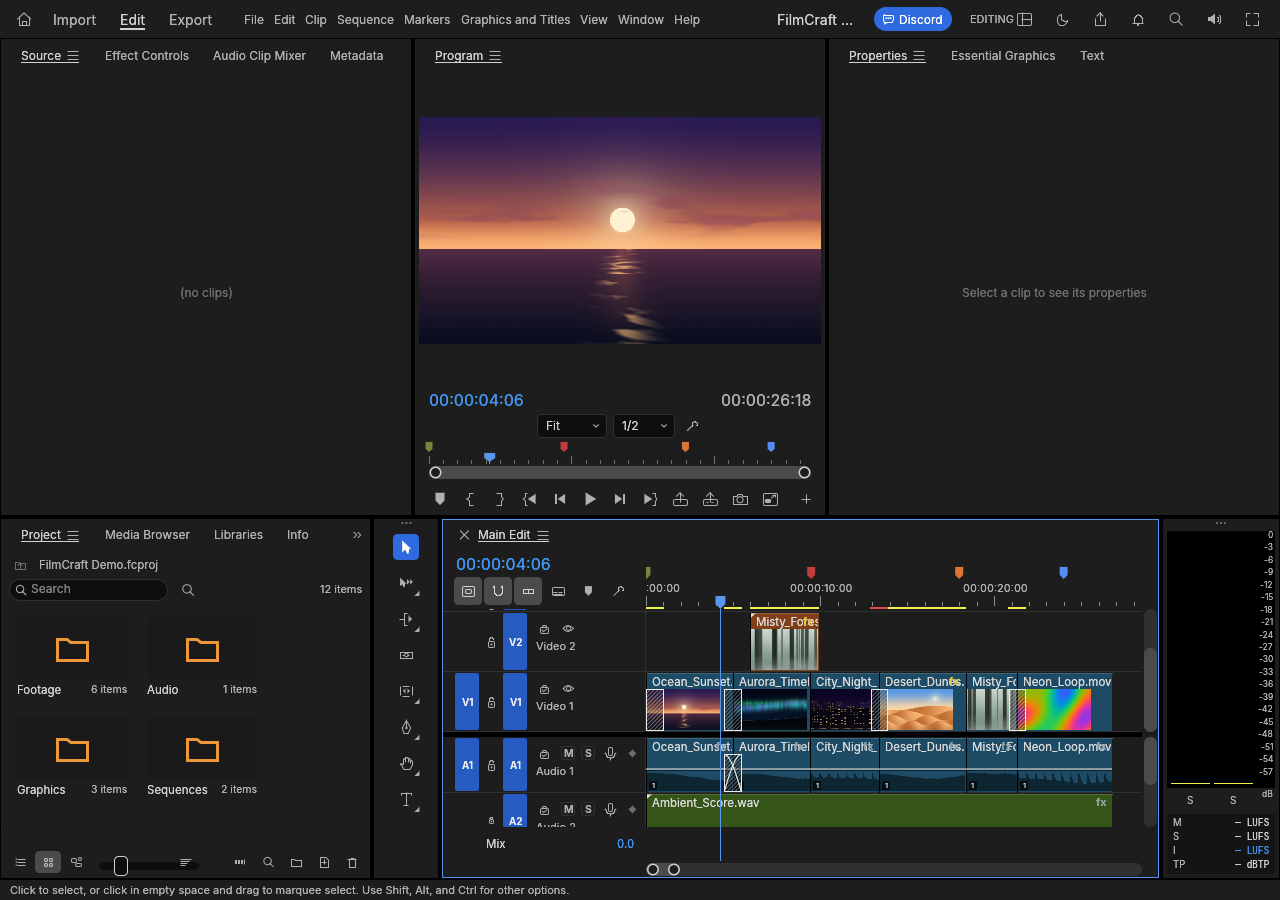
<file: tools/filmcraft/index.html>
<!doctype html>
<html lang="en">
<head>
  <meta charset="utf-8">
  <meta name="viewport" content="width=device-width, initial-scale=1">
  <meta name="color-scheme" content="dark">
  <title>FilmCraft</title>
  <link rel="icon" href="favicon.png" type="image/png">
  <style>
    html, body { margin: 0; height: 100%; overflow: hidden; background: #1b1c1f; }
    canvas { position: absolute; inset: 0; width: 100%; height: 100%; display: block; }
    #loading {
      position: absolute; inset: 0; display: flex; flex-direction: column; gap: 14px;
      align-items: center; justify-content: center; color: #c9c9cc;
      font: 14px/1.4 system-ui, sans-serif; pointer-events: none;
    }
    #loading img { width: 56px; height: 56px; }
    #loading .err { color: #ff8a7a; white-space: pre-wrap; max-width: 70ch; pointer-events: auto; }
    #fatal {
      position: absolute; inset: 0; display: none; align-items: center; justify-content: center;
      background: rgba(20, 20, 22, 0.88); color: #e6e6e8; font: 14px/1.45 system-ui, sans-serif; z-index: 10;
    }
    #fatal.on { display: flex; }
    #fatal .box { max-width: min(78ch, calc(100vw - 32px)); padding: 20px 24px; background: #26272b; border-radius: 8px; }
    #fatal h1 { margin: 0 0 8px; font-size: 17px; color: #ff8a7a; }
    #fatal pre { max-height: 40vh; overflow: auto; white-space: pre-wrap; font-size: 12px; color: #c9c9cc; }
    #fatal button { font: inherit; padding: 6px 14px; border: 0; border-radius: 6px; background: #3b6fe0; color: #fff; cursor: pointer; }
  </style>
</head>
<body>
  <canvas id="filmcraft_canvas"></canvas>
  <div id="loading"><img src="favicon.png" alt=""><div id="status">Loading FilmCraft…</div></div>
  <div id="fatal" role="alertdialog" aria-labelledby="fatal-title">
    <div class="box">
      <h1 id="fatal-title">FilmCraft stopped working</h1>
      <div>Unsaved changes are kept in the browser every few seconds and come back when you reload.</div>
      <pre id="fatal-msg"></pre>
      <button id="fatal-reload" type="button">Reload</button>
    </div>
  </div>
  <script>
    // A Rust panic (or an out-of-memory abort) inside a frame stops the app for good: eframe logs
    // "panicked at …" with console.error, then the wasm traps ("RuntimeError: unreachable") and
    // the canvas freezes or goes blank. Show what happened instead of a dead page.
    window.filmcraftLoad = {};
    let lastPanic = null;
    const consoleError = console.error.bind(console);
    console.error = (...a) => {
      const m = a.map(String).join(" ");
      if (/panicked at|memory allocation of/.test(m)) lastPanic = m;
      consoleError(...a);
    };
    window.filmcraftFatal = (what) => {
      if (window.filmcraftLoad.fatal) return;
      const msg = lastPanic || String(what && (what.stack || what.message) || what);
      window.filmcraftLoad.fatal = msg;
      const el = document.getElementById("fatal");
      document.getElementById("fatal-msg").textContent = msg.split("\n\nStack:")[0];
      el.classList.add("on");
    };
    document.getElementById("fatal-reload").onclick = () => location.reload();
    const isFatal = (e) => e instanceof WebAssembly.RuntimeError || /panicked at|unreachable|memory access out of bounds/.test(String(e && e.message || e));
    // only after start-up: a failed start is shown in #loading below
    addEventListener("error", (ev) => { if (window.filmcraftLoad.readyMs && isFatal(ev.error || ev.message)) window.filmcraftFatal(ev.error || ev.message); });
    addEventListener("unhandledrejection", (ev) => { if (window.filmcraftLoad.readyMs && isFatal(ev.reason)) window.filmcraftFatal(ev.reason); });
  </script>
  <script type="module">
    // `304cd48201712ccc` is replaced by `cargo xtask web` with a hash of the build: the glue and the
    // wasm are cached as immutable, so their URLs must change with every build.
    const build = "304cd48201712ccc";
    const v = build.startsWith("__") ? "" : "?v=" + build;
    const t0 = performance.now();
    const params = new URLSearchParams(location.search);
    try {
      // TMXK: ?wasm=<url>&glue=<url> để tải wasm/glue từ máy chủ Cloudflare (github.io hay đứt với file lớn ở VN); sửa duy nhất so với bản gốc
      const { default: init, start } = await import(params.get("glue") || ("./filmcraft_web.js" + v));
      await init({ module_or_path: params.get("wasm") ? new URL(params.get("wasm")) : new URL("filmcraft_web_bg.wasm" + v, location.href) });
      window.filmcraftLoad.wasmMs = performance.now() - t0;
      await start("filmcraft_canvas");
      window.filmcraftLoad.readyMs = performance.now() - t0;
    } catch (e) {
      const text = String(e && e.stack || e);
      window.filmcraftLoad.error = String(e);
      // WebGPU was found but could not be started: try again on WebGL2 (once)
      if (!params.has("webgl") && !params.has("cpu") && /wgpu|webgpu|requestDevice|requestAdapter|GPUDevice|surface/i.test(text)) {
        params.set("webgl", "");
        location.replace(location.pathname + "?" + params.toString().replace(/=(&|$)/g, "$1") + location.hash);
      } else {
        const s = document.getElementById("status");
        if (s) { s.className = "err"; s.textContent = "FilmCraft failed to start:\n" + text; }
      }
      throw e;
    }
  </script>
</body>
</html>
</file>
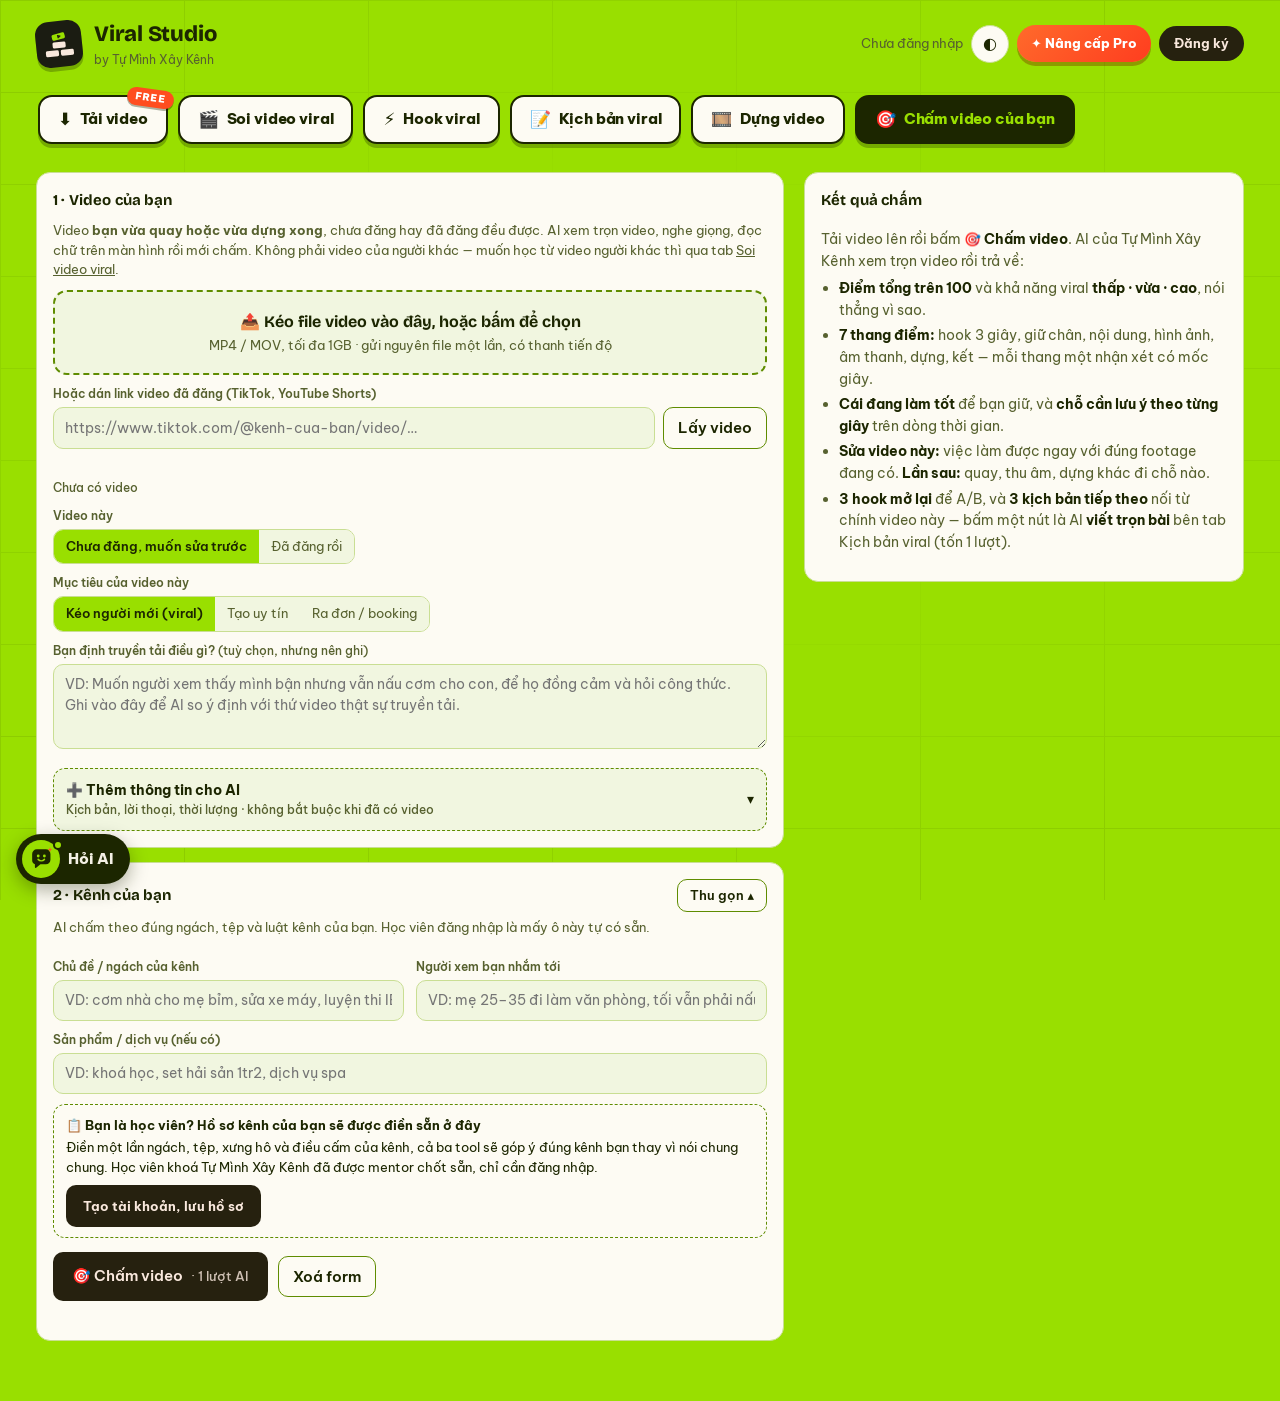
<file: tools/cham-video.html>
<!doctype html>
<html lang="vi">
<head>
<meta charset="utf-8">
<meta name="viewport" content="width=device-width, initial-scale=1, viewport-fit=cover">
<title>Viral Studio · Chấm video của bạn · Tự Mình Xây Kênh</title>
<link rel="icon" type="image/svg+xml" href="data:image/svg+xml,%3Csvg%20xmlns%3D%22http%3A//www.w3.org/2000/svg%22%20viewBox%3D%220%200%2064%2064%22%3E%3Cg%20transform%3D%22rotate%28-9%2032%2017%29%22%3E%3Crect%20x%3D%2219%22%20y%3D%2211%22%20width%3D%2226%22%20height%3D%2212%22%20rx%3D%223%22%20fill%3D%22%2399df00%22/%3E%3Cpath%20d%3D%22M30%2014.4v5.2a1%201%200%200%200%201.52.86l4.6-2.6a1%201%200%200%200%200-1.72l-4.6-2.6A1%201%200%200%200%2030%2014.4z%22%20fill%3D%22%2326210f%22/%3E%3C/g%3E%3Crect%20x%3D%2219%22%20y%3D%2228%22%20width%3D%2226%22%20height%3D%2212%22%20rx%3D%223%22%20fill%3D%22%2326210f%22/%3E%3Crect%20x%3D%224%22%20y%3D%2244%22%20width%3D%2226%22%20height%3D%2212%22%20rx%3D%223%22%20fill%3D%22%2326210f%22/%3E%3Crect%20x%3D%2234%22%20y%3D%2244%22%20width%3D%2226%22%20height%3D%2212%22%20rx%3D%223%22%20fill%3D%22%2326210f%22/%3E%3C/svg%3E">
<meta name="description" content="Đưa video bạn vừa quay hoặc dựng lên. AI của Tự Mình Xây Kênh xem trọn video, chấm 7 thang khả năng viral, chỉ đúng giây nào đang hỏng, tách việc sửa được trên bản dựng này với việc phải làm khác ở lần quay, thu âm, dựng sau, và gợi ý 3 kịch bản tiếp theo.">
<link rel="preconnect" href="https://fonts.googleapis.com">
<link rel="preconnect" href="https://fonts.gstatic.com" crossorigin>
<link href="https://fonts.googleapis.com/css2?family=Be+Vietnam+Pro:wght@400;500;600;700;800;900&family=Bricolage+Grotesque:opsz,wght@12..96,500;12..96,700;12..96,800&display=swap" rel="stylesheet">
<style>
  :root{
    --paper:#F9E8DD; --ink:#26210F; --lime:#99DF00; --moss:#1B220D;
    --bg:#99DF00; --surface:#FDFBF3; --surface-2:#F1F6E0; --line:#C9DE93; --line-strong:#5F8C00;
    --text:#1C2600; --muted:#57612F; --accent:#99DF00; --accent-ink:#1C2600; --accent-soft:#E6F6BC;
    --pro:#26210F; --pro-text:#F9E8DD; --danger:#B4432A; --warn:#B8860B; --ok:#3E7D1F;
    --radius:14px; --shadow:0 10px 30px rgba(38,33,15,.10);
    --font-ui:'Be Vietnam Pro', system-ui, -apple-system, 'Segoe UI', sans-serif;
    --font-display:'Bricolage Grotesque', 'Be Vietnam Pro', system-ui, sans-serif;
  }
  @media (prefers-color-scheme: dark){
    :root:not([data-theme="light"]){
      color-scheme:dark;
      --bg:#0B0C08; --surface:#15170F; --surface-2:#1E2114; --line:#4E6E10; --line-strong:#99DF00;
      --text:#F3F0E4; --muted:#B7B89A; --accent:#99DF00; --accent-ink:#0B0C08; --accent-soft:#233207;
      --pro:#99DF00; --pro-text:#1B220D; --shadow:0 10px 30px rgba(0,0,0,.35);
    }
  }
  :root[data-theme="dark"]{
    color-scheme:dark;
    --bg:#0B0C08; --surface:#15170F; --surface-2:#1E2114; --line:#4E6E10; --line-strong:#99DF00;
    --text:#F3F0E4; --muted:#B7B89A; --accent:#99DF00; --accent-ink:#0B0C08; --accent-soft:#233207;
    --pro:#99DF00; --pro-text:#1B220D; --shadow:0 10px 30px rgba(0,0,0,.35);
  }
  *{box-sizing:border-box}
  [hidden]{display:none!important}
  body{margin:0;background:var(--bg);color:var(--text);font-family:var(--font-ui);font-size:14.5px;line-height:1.5}
  body::before{content:"";position:fixed;inset:0;z-index:-1;pointer-events:none;opacity:.09;filter:blur(.6px);background-image:linear-gradient(#1c2600 1.5px,transparent 1.5px),linear-gradient(90deg,#1c2600 1.5px,transparent 1.5px);background-size:100% 92px,184px 100%;-webkit-mask-image:radial-gradient(ellipse 62% 58% at 50% 45%,transparent 0,transparent 38%,rgba(0,0,0,.55) 72%,#000 100%);mask-image:radial-gradient(ellipse 62% 58% at 50% 45%,transparent 0,transparent 38%,rgba(0,0,0,.55) 72%,#000 100%)}
  :root[data-theme="dark"] body::before{opacity:.07;background-image:linear-gradient(#99DF00 1px,transparent 1px),linear-gradient(90deg,#99DF00 1px,transparent 1px)}
  @media (prefers-color-scheme: dark){:root:not([data-theme="light"]) body::before{opacity:.07;background-image:linear-gradient(#99DF00 1px,transparent 1px),linear-gradient(90deg,#99DF00 1px,transparent 1px)}}
  .wrap{max-width:1240px;margin:0 auto;padding-inline:16px;padding-block:18px 60px}
  header.top{display:flex;align-items:center;justify-content:space-between;gap:16px;flex-wrap:wrap;margin-bottom:18px}
  .brand{display:flex;align-items:center;gap:12px;text-decoration:none;color:inherit}
  .tmxk-logo{width:38px;height:38px;flex:none}
  .tmxk-logo .ink{fill:var(--text)}
  .brand h1{font-family:var(--font-display);font-weight:800;font-size:22px;margin:0;letter-spacing:-.01em}
  .brand p{margin:0;color:var(--muted);font-size:12px}
  .row{display:flex;align-items:center;gap:10px;flex-wrap:wrap}
  .theme-btn{width:38px;height:38px;border-radius:50%;border:1px solid var(--line);background:var(--surface);color:var(--text);cursor:pointer;font-size:16px}
  .pill{border:1px solid var(--line-strong);background:var(--surface);color:var(--text);border-radius:999px;padding:7px 14px;font:inherit;font-weight:700;cursor:pointer;text-decoration:none;font-size:13px}
  .pill.pro{background:var(--pro);color:var(--pro-text);border-color:transparent}
  .feat-tabs{display:flex;align-items:flex-start;gap:10px;margin:-2px 0 18px;padding:4px 2px 10px;overflow-x:auto;scrollbar-width:none}
  .ft{flex:none;display:inline-flex;align-items:center;gap:8px;border-radius:14px;padding:11px 18px;font-size:15px;font-weight:800;letter-spacing:-.01em;text-decoration:none;border:2px solid var(--text);color:var(--text);background:var(--surface);box-shadow:0 4px 0 rgba(28,38,0,.28);transition:transform .15s,box-shadow .15s}
  .ft .fi{font-size:17px;line-height:1}
  .ft:hover{transform:translateY(-2px);box-shadow:0 6px 0 rgba(28,38,0,.28)}
  .ft.on,.ft.on:hover{background:var(--text);color:#99DF00;transform:none;box-shadow:0 4px 0 rgba(28,38,0,.28)}
  :root[data-theme="dark"] .ft{border-color:#99DF00;box-shadow:0 4px 0 rgba(153,223,0,.32)}
  :root[data-theme="dark"] .ft.on{background:#99DF00;color:#0B0C08;box-shadow:0 4px 0 rgba(153,223,0,.32)}
  @media (prefers-color-scheme: dark){:root:not([data-theme="light"]) .ft{border-color:#99DF00;box-shadow:0 4px 0 rgba(153,223,0,.32)} :root:not([data-theme="light"]) .ft.on{background:#99DF00;color:#0B0C08;box-shadow:0 4px 0 rgba(153,223,0,.32)}}
  @media (max-width:520px){.feat-tabs{display:grid;grid-template-columns:repeat(2,1fr);gap:8px;overflow:visible}.ft{flex-direction:column;justify-content:center;gap:4px;padding:9px 6px;font-size:13px;text-align:center;line-height:1.2}.ft .fi{font-size:19px}}
  @media (max-width:520px){.feat-tabs .ft:last-child:nth-child(odd){grid-column:span 2;flex-direction:row;gap:8px}}
  /* điện thoại: nút chọn cao đủ bấm, chia đều hàng; ô nhập 16px để iPhone không tự phóng to */
  @media (max-width:520px){
    .seg{display:flex;width:100%}
    .seg button{flex:1 1 auto;min-height:42px;padding:9px 10px;font-size:13.5px}
    input:not([type=checkbox]):not([type=radio]):not([type=range]),.card select,.card textarea{font-size:16px}   /* .card để thắng rule select,textarea 14px bên dưới */
    button,.pill{min-height:38px}
    .theme-btn{min-height:0}
  }
  .grid{display:grid;grid-template-columns:minmax(0,1fr) 440px;gap:20px;align-items:start}
  .col{display:flex;flex-direction:column;gap:14px;min-width:0}
  .card{background:var(--surface);border:1px solid var(--line);border-radius:var(--radius);padding:16px}
  .card h2{font-family:var(--font-display);font-weight:700;font-size:15px;margin:0 0 10px;display:flex;align-items:center;gap:8px;letter-spacing:.01em}
  .hint{color:var(--muted);font-size:13px;margin:0 0 10px}
  .lbl{display:block;font-size:12px;color:var(--muted);margin:10px 0 4px;font-weight:600}
  input[type=text],select,textarea{width:100%;font:inherit;font-size:14px;color:var(--text);background:var(--surface-2);border:1px solid var(--line);border-radius:10px;padding:9px 11px}
  textarea{resize:vertical;min-height:72px;line-height:1.55}
  input:focus,select:focus,textarea:focus{outline:2px solid var(--accent);border-color:transparent}
  .two{display:grid;grid-template-columns:1fr 1fr;gap:0 12px}
  .seg{display:inline-flex;border:1px solid var(--line);border-radius:10px;overflow:hidden;flex-wrap:wrap}
  .seg button{font:inherit;font-size:13px;border:0;background:var(--surface-2);color:var(--muted);padding:7px 12px;cursor:pointer}
  .seg button[aria-pressed="true"]{background:var(--accent);color:var(--accent-ink);font-weight:600}
  .btn{font:inherit;font-weight:600;border:1px solid var(--line-strong);background:var(--surface);color:var(--text);border-radius:10px;padding:9px 14px;cursor:pointer;display:inline-flex;align-items:center;gap:8px;text-decoration:none}
  .btn.pro{background:var(--pro);color:var(--pro-text);border-color:transparent}
  .btn.lg{padding:12px 18px;font-size:15px}
  .btn:disabled{opacity:.55;cursor:default}
  .linkbtn{border:0;background:none;color:var(--text);font:inherit;font-weight:700;text-decoration:underline;cursor:pointer;padding:0}
  .status{font-size:13px;color:var(--muted);margin-top:8px;min-height:1.2em}
  .status.err{color:var(--danger)} .status.ok{color:var(--ok)}
  .spinner{display:inline-block;width:14px;height:14px;border:2px solid currentColor;border-right-color:transparent;border-radius:50%;animation:spin .8s linear infinite;vertical-align:-2px;margin-right:6px}
  @keyframes spin{to{transform:rotate(360deg)}}
  .toast{position:fixed;left:50%;bottom:calc(env(safe-area-inset-bottom,0px) + 18px);transform:translateX(-50%);background:var(--ink);color:var(--paper);padding:10px 16px;border-radius:999px;font-size:13px;box-shadow:var(--shadow);opacity:0;transition:.2s;pointer-events:none;z-index:50;max-width:92vw;text-align:center}
  .toast.show{opacity:1}
  .quota{font-size:12.5px;color:var(--muted)}
  .empty{color:var(--muted);font-size:13.5px;line-height:1.6;padding:8px 0}
  .empty b{color:var(--text)}
  .kq h3{font-size:13px;margin:16px 0 6px;text-transform:uppercase;letter-spacing:.06em;color:var(--muted)}
  .kq ul{margin:0;padding-left:18px}
  .kq li{margin:4px 0}
  .kq .row{margin-top:10px}
  .box{background:var(--surface-2);border-radius:10px;padding:10px 12px;font-size:13.5px;line-height:1.5}
  .box.praise{background:var(--accent-soft)}
  .note{font-size:12px;color:var(--muted);margin:6px 0 0}
  .verdict{margin:12px 0 0;padding:10px 12px;border-left:3px solid var(--text);background:var(--surface-2);border-radius:0 10px 10px 0;font-size:14px;line-height:1.5}
  /* nhập */
  .linkrow{display:grid;grid-template-columns:1fr auto;gap:8px}
  .vidprev{display:grid;grid-template-columns:64px 1fr;gap:10px;align-items:start;margin-top:10px;padding:10px;border:1px solid var(--line);border-radius:12px;background:var(--surface-2)}
  .vidprev img{width:64px;height:86px;object-fit:cover;border-radius:8px;background:var(--line);display:block}
  .vidprev .noimg{width:64px;height:86px;border-radius:8px;background:var(--line);display:grid;place-items:center;color:var(--muted);font-size:11px;text-align:center}
  .vidprev b{display:block;font-size:13px}
  .vidprev p{margin:3px 0 0;font-size:12.5px;color:var(--muted);line-height:1.4;display:-webkit-box;-webkit-line-clamp:3;-webkit-box-orient:vertical;overflow:hidden}
  .srcline{margin-top:6px;font-size:12px;font-weight:700;color:var(--ok)}
  .srcline.off{color:var(--muted);font-weight:500}
  .fileup{display:flex;gap:10px;align-items:center;flex-wrap:wrap;margin-top:6px}
  .fileup input{display:none}
  .fileup .note{margin:0;flex:1 1 200px}
  .drop-zone{border:2px dashed var(--line-strong);border-radius:14px;padding:18px 14px;text-align:center;background:var(--surface-2);cursor:pointer;transition:.15s}
  .drop-zone.hot{background:var(--accent-soft);border-color:var(--accent)}
  .drop-zone b{display:block;font-family:var(--font-display);font-size:16px}
  .drop-zone small{color:var(--muted);font-size:12.5px}
  .nums{display:grid;grid-template-columns:repeat(5,1fr);gap:8px}
  .nums label{display:block;font-size:11.5px;color:var(--muted);font-weight:600;margin-bottom:3px}
  .nums input{width:100%;font:inherit;font-size:14px;color:var(--text);background:var(--surface-2);border:1px solid var(--line);border-radius:10px;padding:8px 9px}
  .cnt{display:flex;justify-content:space-between;font-size:12px;color:var(--muted);margin-top:4px}
  /* kết quả */
  .tr{max-height:180px;overflow:auto;border:1px solid var(--line);border-radius:10px;padding:8px 10px;font-size:13px;line-height:1.55;background:var(--surface-2)}
  .tr b{font-family:var(--font-display);color:var(--ok);font-size:12px;margin-right:6px}
  .tr div{padding:2px 0}
  .sum{display:flex;flex-wrap:wrap;gap:6px;margin-top:10px}
  .sum span{font-size:12px;background:var(--surface-2);border-radius:999px;padding:4px 10px}
  .head{display:grid;grid-template-columns:auto 1fr;gap:16px;align-items:center}
  .ring{--p:0;width:116px;height:116px;border-radius:50%;background:conic-gradient(var(--rc,var(--accent)) calc(var(--p)*1%),var(--surface-2) 0);display:grid;place-items:center;flex:none}
  .ring b{width:90px;height:90px;border-radius:50%;background:var(--surface);display:grid;place-items:center;font-family:var(--font-display);font-size:34px;font-weight:800;line-height:1}
  .ring b small{font-size:10px;color:var(--muted);font-weight:600;display:block;text-align:center;letter-spacing:.06em}
  .kn{display:inline-block;border-radius:999px;padding:5px 12px;font-size:13px;font-weight:800;letter-spacing:.02em}
  .kn.thap{background:var(--danger);color:#fff} .kn.vua{background:var(--warn);color:#fff} .kn.cao{background:var(--accent);color:var(--accent-ink)}
  .head p{margin:8px 0 0;font-size:13px;color:var(--muted)}
  .thang{display:grid;gap:8px;margin-top:6px}
  .th{display:grid;grid-template-columns:150px 1fr 34px;gap:8px;align-items:center;font-size:13px}
  .th span:first-child{font-weight:600}
  .th span:first-child small{display:block;font-weight:500;color:var(--muted);font-size:11px}
  .th i{height:10px;border-radius:999px;background:var(--surface-2);overflow:hidden;display:block;border:1px solid var(--line)}
  .th i b{display:block;height:100%;background:var(--accent);border-radius:999px}
  .th i b.lv0{background:var(--danger)} .th i b.lv1{background:var(--warn)}
  .th span:last-child{text-align:right;font-weight:800;font-family:var(--font-display);font-size:15px}
  .th-nx{grid-column:1/-1;font-size:12.5px;color:var(--muted);margin:-4px 0 4px;padding-left:2px;line-height:1.5}
  .map{position:relative;height:38px;margin:10px 0 4px}
  .map .bar{position:absolute;left:0;right:0;top:14px;height:10px;border-radius:999px;background:var(--surface-2);border:1px solid var(--line);display:block}
  .map .pk{position:absolute;top:8px;width:22px;height:22px;border-radius:50%;background:var(--warn);color:#fff;font-size:11px;font-weight:800;display:grid;place-items:center;transform:translateX(-50%);box-shadow:0 0 0 2px var(--surface)}
  .map .pk.nang{background:var(--danger)} .map .pk.nhe{background:var(--line-strong)}
  .map button.pk{border:0;padding:0;min-height:0;font:inherit;font-size:11px;font-weight:800;cursor:pointer;-webkit-tap-highlight-color:transparent}
  .map button.pk::after{content:'';position:absolute;inset:-11px}   /* vùng bấm 44px cho ngón tay, hình tròn vẫn 22px */
  .map button.pk:focus-visible{outline:2px solid var(--accent);outline-offset:2px}
  .ly.hot{background:var(--accent-soft);border-radius:8px;transition:background .3s}
  .tl-lbl{display:flex;justify-content:space-between;font-size:12px;color:var(--muted);margin-top:4px}
  .ly{display:grid;grid-template-columns:44px 1fr;gap:8px;padding:8px 0;border-top:1px dashed var(--line);font-size:13px}
  .ly:first-child{border-top:0}
  .ly b{font-family:var(--font-display);font-size:14px}
  .ly b.nang{color:var(--danger)} .ly b.vua{color:var(--warn)} .ly b.nhe{color:var(--muted)}
  .ly em{font-style:normal;background:var(--surface-2);border-radius:6px;padding:1px 6px;font-size:11px;font-weight:700;margin-right:4px}
  .ly .fix{display:block;margin-top:3px;color:var(--ok)}
  .ly .fix::before{content:'→ ';font-weight:800}
  .sv{border:1px solid var(--line);border-radius:12px;padding:10px 12px;margin-top:8px;background:var(--surface)}
  .sv b{display:block;font-size:13.5px}
  .sv p{margin:4px 0 0;font-size:13.5px;line-height:1.5}
  .sv small{display:block;color:var(--ok);font-size:12.5px;margin-top:4px}
  .sv small::before{content:'✓ ';font-weight:800}
  /* bản dựng lại: thanh đoạn tô màu theo việc, danh sách cắt/giữ theo timestamp, xem thử trên video đã tải */
  .bd-fm{display:flex;flex-wrap:wrap;gap:6px;align-items:center;margin:4px 0 8px}
  .bd-fm .chip{margin:0}
  .bd-ct{border:1px solid var(--line);border-left:4px solid var(--line-strong);border-radius:10px;padding:9px 12px;background:var(--surface-2);font-size:13.5px;line-height:1.55}
  .bd-sum{font-size:13.5px;margin:10px 0 6px}
  .bd-sum b{font-family:var(--font-display);font-size:15px}
  .bd-bar{display:flex;height:26px;border-radius:8px;overflow:hidden;border:1px solid var(--line);background:var(--surface-2)}
  .bd-bar button{flex:0 0 auto;border:0;border-right:1px solid var(--surface);padding:0;min-height:0;cursor:pointer;font:inherit;font-size:10.5px;font-weight:800;color:#fff;overflow:hidden;white-space:nowrap;-webkit-tap-highlight-color:transparent}
  .bd-bar button:last-child{border-right:0}
  .bd-bar button:focus-visible{outline:2px solid var(--text);outline-offset:-2px}
  .v-giu{background:var(--ok)} .v-cat{background:var(--danger)} .v-rut{background:var(--warn)} .v-doi_cho{background:#2E6FB0}
  .bd-chu{display:flex;flex-wrap:wrap;gap:4px 12px;font-size:12px;color:var(--muted);margin:5px 0 8px}
  .bd-chu i{display:inline-block;width:10px;height:10px;border-radius:3px;margin-right:4px;vertical-align:-1px}
  .bd-row{display:grid;grid-template-columns:96px 1fr;gap:8px;padding:9px 0;border-top:1px dashed var(--line);font-size:13px;line-height:1.5}
  .bd-row:first-of-type{border-top:0}
  .bd-row.hot{background:var(--accent-soft);border-radius:8px}
  .bd-row .tg{font-family:var(--font-display);font-weight:800;font-size:13px}
  .bd-row .tg small{display:block;font-family:var(--font-ui);font-weight:600;color:var(--muted);font-size:11px}
  .bd-tag{display:inline-block;color:#fff;border-radius:6px;padding:1px 7px;font-size:11px;font-weight:800;margin-right:6px}
  .bd-row q{font-style:italic;color:var(--text)}
  .bd-row .ld{display:block;color:var(--muted);margin-top:2px}
  .bd-row .ch{display:block;color:var(--ok);margin-top:3px;font-weight:600}
  .bd-row .ch::before{content:'➕ '}
  .bd-row.cat q{text-decoration:line-through;opacity:.7}
  .bd-row .xem{margin-top:5px;min-height:32px;padding:4px 10px;font-size:12px}
  .bd-moi{margin:6px 0 0;padding-left:20px;font-size:13px;line-height:1.6}
  .bd-moi small{color:var(--muted)}
  .bd-vid{margin:8px 0;border:1px solid var(--line);border-radius:12px;padding:8px;background:var(--surface)}
  .bd-man{position:relative;overflow:hidden;border-radius:8px;background:#000;margin:0 auto;max-width:100%}
  .bd-man video{display:block;width:100%;max-height:560px;background:#000;transform-origin:50% 40%;transition:transform .35s ease}
  .bd-nhan{position:absolute;left:8px;top:8px;background:rgba(0,0,0,.62);color:#fff;font-size:11.5px;font-weight:700;border-radius:6px;padding:3px 8px;pointer-events:none;max-width:calc(100% - 16px)}
  .bd-nhan:empty{display:none}
  .bd-chu-man{position:absolute;left:6%;right:6%;top:16%;text-align:center;color:#fff;font-family:var(--font-display);font-weight:800;font-size:clamp(17px,5.2vw,26px);line-height:1.2;white-space:pre-line;-webkit-text-stroke:1px #000;text-shadow:0 2px 0 #000,0 0 8px rgba(0,0,0,.7);pointer-events:none}
  .bd-chu-man:empty{display:none}
  .bd-buoc{margin:6px 0 0;padding-left:0;list-style:none;counter-reset:b}
  .bd-buoc li{counter-increment:b;position:relative;padding:9px 10px 9px 40px;border:1px solid var(--line);border-radius:10px;margin-top:7px;background:var(--surface);font-size:13.5px;line-height:1.5}
  .bd-buoc li::before{content:counter(b);position:absolute;left:10px;top:9px;width:22px;height:22px;border-radius:50%;background:var(--accent);color:var(--accent-ink);font-weight:800;font-size:12px;display:grid;place-items:center}
  .bd-buoc b{display:block}
  .bd-buoc small{display:block;color:var(--ok);margin-top:3px;font-size:12.5px}
  .bd-buoc small::before{content:'Vì sao: ';font-weight:800}
  .bd-row .nhan{font-weight:800;color:var(--text)}
  .bd-vid .row{margin-top:8px}
  .bd-vid p{margin:6px 0 0;font-size:12.5px;color:var(--muted)}
  .bk{border:1px solid var(--line);border-radius:12px;padding:10px 12px;margin-top:8px;background:var(--surface)}
  .bk b{font-size:14px}
  .bk p{margin:4px 0 6px;font-size:13.5px;line-height:1.5}
  .bk ol{margin:0;padding-left:20px;font-size:13px;line-height:1.6}
  @media (max-width:560px){ .bd-row{grid-template-columns:78px 1fr} }
  .ls3{display:grid;grid-template-columns:repeat(3,1fr);gap:10px;margin-top:6px}
  .ls3 > div{border:1px solid var(--line);border-radius:12px;padding:10px 12px;background:var(--surface-2)}
  .ls3 b{display:block;font-size:13px;margin-bottom:4px}
  .ls3 ul{padding-left:16px;font-size:13px}
  .hk{border:1px solid var(--line);border-radius:12px;padding:10px 12px;margin-top:8px}
  .hk small{color:var(--muted);font-size:11.5px;font-weight:700;text-transform:uppercase;letter-spacing:.05em}
  .hk p{margin:4px 0 8px;font-size:16px;font-weight:700;line-height:1.35;white-space:pre-wrap;font-family:var(--font-display)}
  .hk p mark{background:var(--accent);color:var(--accent-ink);border-radius:4px;padding:0 3px}
  .hk p i{font-style:normal;background:var(--surface-2);border-radius:5px;padding:0 4px}
  .idea{border:1.5px solid var(--line);border-radius:14px;padding:12px 14px;margin-top:10px;background:var(--surface)}
  .idea .n{display:inline-grid;place-items:center;width:24px;height:24px;border-radius:50%;background:var(--text);color:var(--surface);font-size:12px;font-weight:800;margin-right:8px}
  .idea b.t{font-family:var(--font-display);font-size:15px}
  .idea .hook{margin:8px 0 6px;font-weight:700;font-size:15px;line-height:1.4;font-family:var(--font-display)}
  .idea .hook::before{content:'“'} .idea .hook::after{content:'”'}
  .idea .chip{display:inline-block;background:var(--accent-soft);border-radius:999px;padding:2px 9px;font-size:12px;font-weight:700;margin:0 0 6px}
  .idea p{margin:4px 0;font-size:13.5px;line-height:1.5}
  .idea .why{color:var(--muted);font-size:12.5px}
  .grid.has-kq{grid-template-columns:1fr;max-width:820px;margin:0 auto}
  .grid.has-kq #formCol{display:none}
  .grid.has-kq.edit #formCol{display:flex}
  .sumbar{display:flex;align-items:center;gap:10px;flex-wrap:wrap;padding:10px 12px;border:1px solid var(--line);border-radius:12px;background:var(--surface-2);margin-bottom:12px}
  .sumbar b{font-size:13.5px}
  .sumbar small{display:block;color:var(--muted);font-size:12px}
  .sumbar .row{margin-left:auto;gap:6px}
  /* gọn form: hồ sơ kênh một dòng, ô không bắt buộc gom lại */
  .hs-dau{display:flex;align-items:center;justify-content:space-between;gap:10px;margin-bottom:6px}
  .hs-dau h2{margin:0}
  .hs-dau .btn{padding:6px 12px;font-size:13px}
  .hs-tom{display:flex;align-items:center;gap:10px;flex-wrap:wrap;padding:10px 12px;border-radius:12px;background:var(--accent-soft);border:1.5px solid var(--accent);font-size:13px;margin-bottom:4px}
  .hs-tom b{font-size:14.5px}
  .hs-tom span{color:var(--muted)}
  .them{margin-top:14px;border:1.5px dashed var(--line-strong);border-radius:12px;background:var(--surface-2)}
  .them > summary{list-style:none;cursor:pointer;display:flex;align-items:center;justify-content:space-between;gap:8px;padding:11px 12px;font-weight:700;font-size:13.5px}
  .them > summary::-webkit-details-marker{display:none}
  .them > summary small{font-weight:500;color:var(--muted);font-size:12px;display:block}
  .them > summary::after{content:"▾";font-size:14px;transition:transform .15s}
  .them[open] > summary::after{transform:rotate(180deg)}
  .them > .them-ruot{padding:0 12px 12px}
  .them > .them-ruot > .lbl:first-child{margin-top:0}
  @media (max-width:900px){
    .grid{grid-template-columns:1fr} .two{grid-template-columns:1fr} .brand h1{font-size:19px}
    .nums{grid-template-columns:repeat(3,1fr)} .linkrow{grid-template-columns:1fr} .sumbar .row{margin-left:0;width:100%}
    .head{grid-template-columns:1fr;justify-items:start} .th{grid-template-columns:110px 1fr 30px} .ls3{grid-template-columns:1fr}
  }
</style>
<link rel="stylesheet" href="dien-thoai.css?v=202610161600">
<script src="dien-thoai.js?v=202610161600" defer></script>
</head>
<body>
<div class="wrap">
  <header class="top">
    <a class="brand" href="../index.html" aria-label="Tự Mình Xây Kênh, về trang chủ">
      <svg class="tmxk-logo" viewBox="0 0 64 64" aria-hidden="true"><g transform="rotate(-9 32 17)"><rect x="19" y="11" width="26" height="12" rx="3" fill="#99df00"/><path d="M30 14.4v5.2a1 1 0 0 0 1.52.86l4.6-2.6a1 1 0 0 0 0-1.72l-4.6-2.6A1 1 0 0 0 30 14.4z" fill="#26210f"/></g><rect class="ink" x="19" y="28" width="26" height="12" rx="3"/><rect class="ink" x="4" y="44" width="26" height="12" rx="3"/><rect class="ink" x="34" y="44" width="26" height="12" rx="3"/></svg>
      <div><h1>Viral Studio</h1><p>by Tự Mình Xây Kênh</p></div>
    </a>
    <div class="row" style="gap:8px">
      <span class="quota" id="quota"></span>
      <button class="theme-btn" id="themeBtn" type="button" aria-label="Đổi giao diện sáng hoặc tối">◐</button>
      <button class="pill pro" id="acctBtn" type="button">Tài khoản</button>
    </div>
  </header>

  <nav class="feat-tabs" aria-label="Công cụ trong Viral Studio">
    <a data-ngan="Tải" class="ft" href="tai-ve.html" data-tool="taive"><span class="fi" aria-hidden="true">⬇️</span>Tải video</a>
    <a data-ngan="Soi" class="ft" href="soi-video.html"><span class="fi" aria-hidden="true">🎬</span>Soi video viral</a>
    <a data-ngan="Hook" class="ft" href="hook-text.html"><span class="fi" aria-hidden="true">⚡</span>Hook viral</a>
    <a data-ngan="Kịch bản" class="ft" href="kich-ban.html"><span class="fi" aria-hidden="true">📝</span>Kịch bản viral</a>
    <a data-ngan="Dựng" class="ft" href="dung-video.html"><span class="fi" aria-hidden="true">🎞️</span>Dựng video</a>
    <a data-ngan="Chấm" class="ft on" href="#" aria-current="page"><span class="fi" aria-hidden="true">🎯</span>Chấm video của bạn</a>
  </nav>

  <div class="grid" id="grid">
    <div class="col" id="formCol">
      <section class="card">
        <h2>1 · Video của bạn</h2>
        <p class="hint">Video <b>bạn vừa quay hoặc vừa dựng xong</b>, chưa đăng hay đã đăng đều được. AI xem trọn video, nghe giọng, đọc chữ trên màn hình rồi mới chấm. Không phải video của người khác — muốn học từ video người khác thì qua tab <a href="soi-video.html" style="color:inherit">Soi video viral</a>.</p>

        <div class="drop-zone" id="dropZone" role="button" tabindex="0">
          <b>📤 Kéo file video vào đây, hoặc bấm để chọn</b>
          <small>MP4 / MOV, tối đa 1GB · gửi nguyên file một lần, có thanh tiến độ</small>
          <input type="file" id="videoFile" accept="video/mp4,video/quicktime,video/webm,video/*" hidden>
        </div>
        <div class="fileup" id="fileRow" hidden>
          <span class="note" id="videoNote"></span>
          <button class="linkbtn" type="button" id="videoClear">Bỏ file</button>
        </div>

        <label class="lbl" for="link">Hoặc dán link video đã đăng (TikTok, YouTube Shorts)</label>
        <div class="linkrow">
          <input type="text" id="link" inputmode="url" placeholder="https://www.tiktok.com/@kenh-cua-ban/video/…">
          <button class="btn" type="button" id="btnLink">Lấy video</button>
        </div>
        <div class="status" id="linkStatus" role="status" aria-live="polite"></div>
        <div class="vidprev" id="vidprev" hidden>
          <div id="pvImg"><div class="noimg">chưa có ảnh</div></div>
          <div><b id="pvAuthor"></b><p id="pvCaption"></p><div class="srcline" id="pvSrc"></div></div>
        </div>
        <div class="srcline off" id="srcLine">Chưa có video</div>

        <label class="lbl">Video này</label>
        <div class="seg" id="daDang" role="group" aria-label="Video đã đăng chưa"><button type="button" data-v="chua" aria-pressed="true">Chưa đăng, muốn sửa trước</button><button type="button" data-v="roi" aria-pressed="false">Đã đăng rồi</button></div>

        <div id="soLieuBox" hidden>
          <label class="lbl">Số liệu sau khi đăng (link TikTok tự điền, sửa được)</label>
          <div class="nums">
            <div><label for="nView">Lượt xem</label><input type="text" id="nView" inputmode="numeric" placeholder="1200"></div>
            <div><label for="nLike">Tim</label><input type="text" id="nLike" inputmode="numeric" placeholder="60"></div>
            <div><label for="nCmt">Bình luận</label><input type="text" id="nCmt" inputmode="numeric" placeholder="4"></div>
            <div><label for="nLuu">Lưu</label><input type="text" id="nLuu" inputmode="numeric" placeholder="8"></div>
            <div><label for="nShare">Chia sẻ</label><input type="text" id="nShare" inputmode="numeric" placeholder="3"></div>
          </div>
          <div class="two" style="margin-top:6px">
            <div><label class="lbl" for="gioDang" style="margin-top:4px">Đăng được bao lâu rồi?</label>
              <select id="gioDang"><option value="">chưa rõ</option><option value="3">3 giờ</option><option value="6">6 giờ</option><option value="12">12 giờ</option><option value="18">18 giờ</option><option value="24">1 ngày</option><option value="48">2 ngày</option><option value="72">3 ngày</option><option value="120">5 ngày</option><option value="168">1 tuần</option><option value="336">2 tuần</option><option value="720">1 tháng trở lên</option></select></div>
            <div class="note" id="viewGio" style="align-self:end;margin-bottom:8px"></div>
          </div>
          <p class="note">AI tính <b>view/giờ</b> và tỉ lệ trên view để đối chiếu nhận xét với số thật: rời ở đầu là lỗi hook, rời giữa là lỗi nhịp. Link TikTok tự lấy giờ đăng.</p>
        </div>

        <label class="lbl">Mục tiêu của video này</label>
        <div class="seg" id="mucTieu" role="group" aria-label="Mục tiêu của video"><button type="button" data-v="nhan_biet" aria-pressed="true">Kéo người mới (viral)</button><button type="button" data-v="uy_tin" aria-pressed="false">Tạo uy tín</button><button type="button" data-v="chuyen_doi" aria-pressed="false">Ra đơn / booking</button></div>

        <label class="lbl" for="yDinh">Bạn định truyền tải điều gì? <span style="font-weight:500">(tuỳ chọn, nhưng nên ghi)</span></label>
        <textarea id="yDinh" rows="3" placeholder="VD: Muốn người xem thấy mình bận nhưng vẫn nấu cơm cho con, để họ đồng cảm và hỏi công thức. Ghi vào đây để AI so ý định với thứ video thật sự truyền tải."></textarea>

        <details class="them" id="themBox">
          <summary><span>➕ Thêm thông tin cho AI <small id="themDem"></small></span></summary>
          <div class="them-ruot">
        <label class="lbl" for="loiThoai">Kịch bản hoặc lời thoại <span style="font-weight:500" id="loiOpt">(tuỳ chọn khi đã có video)</span></label>
        <textarea id="loiThoai" rows="3" placeholder="Có video thì AI tự nghe. Chỉ cần dán khi không có video, hoặc muốn AI so kịch bản bạn viết với thứ bạn nói thật trong video."></textarea>
        <div class="cnt"><span id="cntChu">0 chữ</span><span id="cntGiay"></span></div>
        <div class="two">
          <div><label class="lbl" for="giay">Thời lượng (giây)</label><input type="text" id="giay" inputmode="numeric" placeholder="Tự lấy từ file, sửa được"></div>
          <div></div>
        </div>
          </div>
        </details>

              </section>

      <section class="card">
        <div class="hs-dau"><h2>2 · Kênh của bạn</h2><button type="button" class="btn" id="hsDoi" aria-expanded="true" aria-controls="hsMo">Thu gọn ▴</button></div>
        <div class="hs-tom" id="hsTom" hidden></div>
        <div id="hsMo">
        <p class="hint">AI chấm theo đúng ngách, tệp và luật kênh của bạn. Học viên đăng nhập là mấy ô này tự có sẵn.</p>
        <div class="two">
          <div><label class="lbl" for="chuDe">Chủ đề / ngách của kênh</label><input type="text" id="chuDe" placeholder="VD: cơm nhà cho mẹ bỉm, sửa xe máy, luyện thi IELTS"></div>
          <div><label class="lbl" for="doiTuong">Người xem bạn nhắm tới</label><input type="text" id="doiTuong" placeholder="VD: mẹ 25–35 đi làm văn phòng, tối vẫn phải nấu"></div>
        </div>
        <label class="lbl" for="sanPham">Sản phẩm / dịch vụ (nếu có)</label>
        <input type="text" id="sanPham" placeholder="VD: khoá học, set hải sản 1tr2, dịch vụ spa">
        </div>
        <div class="row" style="margin-top:14px;gap:10px">
          <button class="btn pro lg" id="btnCham" type="button" data-nut-noi>🎯 Chấm video <small style="font-weight:500;opacity:.8">· 1 lượt AI</small></button>
          <button class="btn" id="btnClear" type="button">Xoá form</button>
        </div>
        <div class="status" id="chamStatus" role="status" aria-live="polite"></div>
      </section>
    </div>

    <div class="col">
      <div class="sumbar" id="sumBar" hidden></div>
      <section class="card kq" id="kq">
        <h2>Kết quả chấm</h2>
        <div class="empty" id="kqEmpty">
          Tải video lên rồi bấm <b>🎯 Chấm video</b>. AI của Tự Mình Xây Kênh xem trọn video rồi trả về:
          <ul style="margin:6px 0 0;padding-left:18px">
            <li><b>Điểm tổng trên 100</b> và khả năng viral <b>thấp · vừa · cao</b>, nói thẳng vì sao.</li>
            <li><b>7 thang điểm:</b> hook 3 giây, giữ chân, nội dung, hình ảnh, âm thanh, dựng, kết — mỗi thang một nhận xét có mốc giây.</li>
            <li><b>Cái đang làm tốt</b> để bạn giữ, và <b>chỗ cần lưu ý theo từng giây</b> trên dòng thời gian.</li>
            <li><b>Sửa video này:</b> việc làm được ngay với đúng footage đang có. <b>Lần sau:</b> quay, thu âm, dựng khác đi chỗ nào.</li>
            <li><b>3 hook mở lại</b> để A/B, và <b>3 kịch bản tiếp theo</b> nối từ chính video này — bấm một nút là AI <b>viết trọn bài</b> bên tab Kịch bản viral (tốn 1 lượt).</li>
          </ul>
        </div>
        <div id="kqBody" hidden></div>
      </section>
    </div>
  </div>
</div>
<div class="toast" id="toast" role="status" aria-live="polite"></div>

<script src="tai-khoan.js?v=202610041200"></script>
<script>document.addEventListener("DOMContentLoaded",function(){if(typeof TK==="undefined"){var k=document.createElement("div");k.style.cssText="position:fixed;left:12px;right:12px;bottom:12px;z-index:9999;background:#ff4d6d;color:#fff;padding:12px 14px;border-radius:12px;font:14px system-ui;display:flex;gap:10px;align-items:center;justify-content:space-between";k.innerHTML="Trang tải thiếu một phần (mạng chập chờn) nên nút AI chưa chạy được. <button onclick=\"location.reload()\" style=\"background:#fff;color:#000;border:0;border-radius:8px;padding:6px 12px;font-weight:700\">Tải lại trang</button>";document.body.appendChild(k);}});</script>
<script>
const $ = s => document.querySelector(s);
const el = (t, c, txt) => { const e = document.createElement(t); if (c) e.className = c; if (txt != null) e.textContent = txt; return e; };
const ls = { get(k){ try { return localStorage.getItem(k); } catch { return null; } }, set(k,v){ try { localStorage.setItem(k,v); } catch {} }, del(k){ try { localStorage.removeItem(k); } catch {} } };
const API = 'https://script.google.com/macros/s/AKfycbyxe1nWupAl6VheDZHaU3Ojm-d6c8F_khhUMtkehNCLh5OnGW6f2uF0PKPYZ4eYUqyGjQ/exec';
const DEMO = /demo/.test(location.hash);
const callApi = body => TK.goi(body);   // dùng chung với tai-khoan.js để lỗi mạng và lỗi máy chủ được phân loại
/* Ba kiểu hỏng, ba câu khác nhau (xem tai-khoan.js): mất mạng · máy chủ trả không phải JSON · lỗi dựng giao diện sau khi đã có kết quả */
function cauLoi(e, khiVe) { console.error('[cham]', e); if (TK.loiQuaLau && TK.loiQuaLau(e)) return 'Máy chủ chưa trả kết quả sau 9 phút (AI của Google quá tải hoặc video quá nặng). Lượt đã được giữ: mở lại trang này sau vài phút, kết quả sẽ tự hiện nếu máy chủ làm xong; không thì bấm lại.'; if (TK.loiMang(e)) return 'Máy bạn đang mất mạng. Kiểm tra wifi/4G rồi bấm lại.'; if (TK.loiMayChu(e)) return 'Máy chủ có trả lời nhưng không đúng định dạng (Apps Script lỗi hoặc chưa deploy bản mới). Thử lại sau ít phút, nếu vẫn vậy báo mentor.'; return khiVe || 'Có lỗi trên trang này: ' + (e && e.message || e); }
let toastT; function toast(m) { const t = $('#toast'); t.textContent = m; t.classList.add('show'); clearTimeout(toastT); toastT = setTimeout(() => t.classList.remove('show'), 2600); }
async function copyText(t) { try { await navigator.clipboard.writeText(t); toast('Đã sao chép'); } catch { toast('Không sao chép được, bôi đen để copy'); } }
function demChu(t) { return String(t || '').replace(/\*\*|_/g, ' ').split(/\s+/).filter(w => /[0-9A-Za-zÀ-ỹ]/.test(w)).length; }
function soNhap(v) { v = String(v || '').trim().toLowerCase().replace(/\s/g, ''); if (!v) return 0; const m = v.match(/^([\d.,]+)([kmb])?$/); if (!m) return parseInt(v.replace(/\D/g, ''), 10) || 0; let n = m[1]; if (m[2]) n = n.replace(',', '.'); else n = n.replace(/[.,]/g, ''); let x = parseFloat(n) || 0; x *= { k: 1e3, m: 1e6, b: 1e9 }[m[2]] || 1; return Math.round(x); }
function fmtN(n) { return n >= 1e6 ? (n / 1e6).toFixed(n % 1e6 ? 1 : 0) + 'M' : n >= 1e3 ? (n / 1e3).toFixed(n % 1e3 ? 1 : 0) + 'K' : String(n); }
function fmtSo(n) { return Number(n || 0).toLocaleString('en-US'); }   // 12,887 — dễ đọc hơn 12887
function dinhDangSo(inp) { const v = soNhap(inp.value); inp.value = v ? fmtSo(v) : ''; }
function nhanGio(h) { h = Number(h) || 0; return !h ? '' : h < 24 ? Math.round(h) + ' giờ' : h < 168 ? Math.round(h / 24) + ' ngày' : h < 720 ? Math.round(h / 168) + ' tuần' : Math.round(h / 720) + ' tháng'; }
function veViewGio() { const v = soNhap($('#nView').value), h = Number($('#gioDang').value) || 0, o = $('#viewGio'); if (!v || !h) { o.textContent = ''; return; } const vg = Math.round(v / h); const muc = vg < 30 ? 'chậm, đang ở vòng thử' : vg < 150 ? 'bình thường' : vg < 500 ? 'tốt, đã qua vòng 2' : vg < 2000 ? 'rất mạnh' : 'viral thật'; o.innerHTML = `≈ <b>${fmtSo(vg)} view/giờ</b> · ${muc} <span style="opacity:.7">(mốc cho kênh nhỏ trong 1–2 ngày đầu)</span>`; }

const KHUNG_TEN = { khoanhkhac: 'Một khoảnh khắc (5W-1H)', bonnhip: 'Kể chuyện 4 nhịp', kinhnghiem: 'Chia sẻ kinh nghiệm (6 bước)', chanthuc: 'Chân thực 2026', vlog: 'Daily vlog cảm xúc', chu_chay: 'Chữ story 15s ghép nhạc', pov: 'POV nhập vai', trai_nghiem: 'Trải nghiệm thử', truoc_sau: 'Trước – sau', so_sanh: 'So sánh A và B', tra_loi_cmt: 'Trả lời bình luận', nguoc_doi: 'Sự thật ngược', fichtean: 'Thử thách (Fichtean)', baydiem: 'Chuyện dài 7 điểm', tips: 'Danh sách hữu ích', giohang: 'Viral có cài giỏ hàng', tudo: 'Tự do' };
const THANG_TEN = { hook: ['Hook 3 giây', '25%'], giu_chan: ['Giữ chân, nhịp kể', '25%'], noi_dung: ['Nội dung, giá trị', '15%'], hinh_anh: ['Hình ảnh, khung hình', '10%'], am_thanh: ['Âm thanh, giọng', '10%'], dung_phim: ['Dựng, chữ, nhịp cắt', '10%'], ket: ['Kết, CTA', '5%'] };
const KN = { thap: ['Khả năng viral: THẤP', 'var(--danger)'], vua: ['Khả năng viral: VỪA', 'var(--warn)'], cao: ['Khả năng viral: CAO', 'var(--accent)'] };
const MUC_TEN = { nang: 'nặng', vua: 'vừa', nhe: 'nhẹ' };

/* ---------- state ---------- */
const INLINE_TOI_DA = 4 * 1048576, LON_TOI_DA = 1024 * 1048576;   // trên 4MB: gửi thẳng file lên Google (nhanh hơn base64 qua Apps Script)
const state = { nen: 'tiktok', image: '', link: { tac_gia: '', caption: '', video: false, giay: 0 }, file: null, daDang: 'chua', mucTieu: 'nhan_biet', kq: null };
function nguon() { if (state.file) return 'file'; if (state.link.video && /^https?:/.test($('#link').value.trim())) return 'link'; if (demChu($('#loiThoai').value) >= 8) return 'text'; return ''; }
function updateSrc() {
  const n = nguon(), s = $('#srcLine');
  const map = { file: '▶ AI sẽ xem file video bạn tải lên' + (state.file ? ` (${state.file.name}, ${(state.file.size / 1048576).toFixed(1)}MB${state.file.giay ? ', ' + state.file.giay + 's' : ''})` : ''), link: '▶ AI sẽ tải video từ link về xem' + (state.link.giay ? ` (${state.link.giay}s)` : ''), text: '▶ Chưa có video: AI chỉ chấm được trên kịch bản, mấy thang hình ảnh và âm thanh sẽ để trống', '': 'Chưa có video' };
  s.textContent = map[n]; s.className = 'srcline' + (n && n !== 'text' ? '' : ' off');
  $('#loiOpt').textContent = (n === 'file' || n === 'link') ? '(tuỳ chọn: AI tự nghe, dán vào nếu muốn so với kịch bản đã viết)' : '(bắt buộc khi không có video)';
  $('#fileRow').hidden = !state.file; if (state.file) $('#videoNote').textContent = `Đã chọn ${state.file.name} · ${(state.file.size / 1048576).toFixed(1)}MB` + (state.file.giay ? ` · ${state.file.giay}s` : '');
  $('#dropZone').hidden = !!state.file;
}
function docSo() { return { view: soNhap($('#nView').value), like: soNhap($('#nLike').value), cmt: soNhap($('#nCmt').value), luu: soNhap($('#nLuu').value), share: soNhap($('#nShare').value), giay: soNhap($('#giay').value) }; }
function saveDraft() { if (DEMO) return; ls.set('cham.draft', JSON.stringify({ nen: state.nen, daDang: state.daDang, mucTieu: state.mucTieu, link: $('#link').value, loiThoai: $('#loiThoai').value, yDinh: $('#yDinh').value, giay: $('#giay').value, gioDang: $('#gioDang').value, nView: $('#nView').value, nLike: $('#nLike').value, nCmt: $('#nCmt').value, nLuu: $('#nLuu').value, nShare: $('#nShare').value, chuDe: $('#chuDe').value, doiTuong: $('#doiTuong').value, sanPham: $('#sanPham').value, linkInfo: state.link })); }
function restore() {
  if (DEMO) return;   // bản demo nhúng trong landing: không đọc, không ghi gì của học viên
  let d = {}; try { d = JSON.parse(ls.get('cham.draft') || '{}'); } catch {}
  ['link', 'loiThoai', 'yDinh', 'giay', 'gioDang', 'nView', 'nLike', 'nCmt', 'nLuu', 'nShare', 'chuDe', 'doiTuong', 'sanPham'].forEach(id => { if (d[id]) $('#' + id).value = d[id]; });
  ['nView', 'nLike', 'nCmt', 'nLuu', 'nShare'].forEach(id => dinhDangSo($('#' + id)));
  if (d.nen) state.nen = d.nen; if (d.daDang) state.daDang = d.daDang; if (d.mucTieu) state.mucTieu = d.mucTieu;
  if (d.linkInfo && (d.linkInfo.tac_gia || d.linkInfo.caption)) { state.link = Object.assign({ video: false, giay: 0 }, d.linkInfo); showPrev(); }
  if (!$('#chuDe').value || !$('#doiTuong').value) { try { const k = JSON.parse(ls.get('kb.draft') || '{}'); if (!$('#chuDe').value && k.chuDe) $('#chuDe').value = k.chuDe; if (!$('#doiTuong').value && k.doiTuong) $('#doiTuong').value = k.doiTuong; if (!$('#sanPham').value && k.sanPham) $('#sanPham').value = k.sanPham; } catch {} }
}
function setSeg(id, v) { $('#' + id).querySelectorAll('button').forEach(b => b.setAttribute('aria-pressed', String(b.dataset.v === v))); }
function bindSeg(id, fn) { $('#' + id).addEventListener('click', e => { const b = e.target.closest('button'); if (!b) return; setSeg(id, b.dataset.v); fn(b.dataset.v); }); }
function updateCount() {
  const n = demChu($('#loiThoai').value), g = soNhap($('#giay').value);
  $('#cntChu').textContent = n + ' chữ';
  $('#cntGiay').textContent = n && g ? `${g}s · ${(n / g).toFixed(1)} chữ/giây` : n ? `≈ ${Math.round(n / 2.8 * 1.06)}s ở tốc độ nói vừa` : '';
}
function veDaDang() { $('#soLieuBox').hidden = state.daDang !== 'roi'; }

/* ---------- link → oEmbed / tikwm ---------- */
function showPrev() {
  const p = $('#vidprev'); p.hidden = false;
  $('#pvAuthor').textContent = state.link.tac_gia ? '@' + state.link.tac_gia.replace(/^@/, '') : 'Không lấy được tên kênh';
  $('#pvCaption').textContent = state.link.caption || '';
  const box = $('#pvImg'); box.innerHTML = '';
  if (state.image) { const im = new Image(); im.src = 'data:image/jpeg;base64,' + state.image; im.alt = 'Ảnh bìa video'; box.append(im); } else box.append(el('div', 'noimg', 'chưa có ảnh'));
  $('#pvSrc').textContent = state.link.video ? 'AI sẽ tải video từ link về xem' : 'Không tải được video từ link, tải file lên nhé';
}
function nenTuLink(u) { return /tiktok\.com/i.test(u) ? 'tiktok' : /youtu\.?be/i.test(u) ? 'youtube' : /instagram\.com/i.test(u) ? 'instagram' : /facebook\.com|fb\.watch/i.test(u) ? 'facebook' : ''; }
/* Đổi link là mọi thứ lấy từ link cũ (tên kênh, ảnh bìa, cờ "có video", thời lượng) hết giá trị. */
function resetLink() { state.link = { tac_gia: '', caption: '', video: false, giay: 0 }; state.image = ''; state.gioDangThat = 0; state.linkDaLay = ''; $('#vidprev').hidden = true; if (!state.file) $('#giay').value = ''; updateCount(); updateSrc(); }
let layBusy = false;
/* chưa đăng nhập mà bấm Lấy video: mở bảng đăng nhập có nút ✕, đăng nhập xong tự lấy tiếp */
let layLaiSauDangNhap = false;
function canDangNhapLay(st, hetPhien) {
  st.className = 'status'; st.textContent = hetPhien ? 'Phiên đăng nhập đã hết hạn. Đăng nhập lại là AI lấy video ngay, không tốn lượt.' : 'Đăng nhập hoặc tạo tài khoản miễn phí để AI lấy video từ link. Không tốn lượt; đăng nhập xong mình lấy tiếp luôn.';
  layLaiSauDangNhap = true;
  TK.mo('signup', hetPhien ? 'Phiên đăng nhập đã hết hạn, đăng nhập lại để AI lấy video từ link.' : 'Đăng nhập hoặc tạo tài khoản miễn phí để AI lấy video từ link. Mất 30 giây, không tốn lượt.');
}
async function layLink() {
  if (layBusy) return;
  const u = $('#link').value.trim(), st = $('#linkStatus'); if (!/^https?:\/\//i.test(u)) { st.className = 'status err'; st.textContent = 'Dán link đầy đủ bắt đầu bằng https://'; return; }
  const n = nenTuLink(u); if (n) state.nen = n;
  if (n === 'facebook' || n === 'instagram') { st.className = 'status'; st.textContent = 'Facebook và Instagram không cho tải tự động. Tải file video lên ở trên nhé.'; resetLink(); return; }
  st.className = 'status'; st.innerHTML = '<span class="spinner"></span>Đang lấy video và số liệu…'; $('#btnLink').disabled = true; layBusy = true;
  try {
    let r;
    if (DEMO) { await new Promise(z => setTimeout(z, 500)); r = { ok: true, ho_tro: true, video: true, nen: 'tiktok', tac_gia: 'kenhcuaban', caption: 'Cơm trưa cho vợ ngày mưa #bepnhaminh', anh: '', giay: 52, so_lieu: { view: 1800, like: 96, cmt: 7, luu: 14, share: 5, giay: 52 } }; }
    else {
      // lấy video từ link cần tài khoản (máy chủ tải về cho AI): chưa đăng nhập thì mở bảng đăng nhập, không báo lỗi
      if (!TK.token()) { canDangNhapLay(st); return; }
      r = await callApi({ action: 'hook_ai', mode: 'link', token: TK.token(), dev: TK.dev(), link: u });
      if (!r.ok && (r.error === 'can_dangky' || r.error === 'het_phien')) { canDangNhapLay(st, r.error === 'het_phien'); return; }
    }
    if (!r.ok) { resetLink(); st.className = 'status err'; st.textContent = r.error === 'het_phien' ? 'Phiên đăng nhập hết hạn, đăng nhập lại.' : (r.error === 'unknown_action' || r.error === 'thieu_text') ? 'Máy chủ đang chạy HookAI.gs bản cũ, mentor cần dán bản mới rồi Deploy → New version.' : 'Không lấy được từ link. Tải file video lên nhé.'; return; }
    if (!r.ho_tro) { resetLink(); st.className = 'status'; st.textContent = 'Không lấy được từ link này (video riêng tư hoặc nền tảng chặn). Tải file video lên nhé.'; return; }
    state.link = { tac_gia: r.tac_gia || '', caption: r.caption || '', video: !!r.video, giay: r.giay || 0 }; state.linkDaLay = u; state.image = '';
    if (r.anh) { try { state.image = await dataUrlToJpeg(r.anh); } catch { state.image = ''; } }
    if (r.so_lieu && r.so_lieu.view) { state.daDang = 'roi'; setSeg('daDang', 'roi'); veDaDang(); const m = { view: 'nView', like: 'nLike', cmt: 'nCmt', luu: 'nLuu', share: 'nShare' }; Object.keys(m).forEach(k => { if (r.so_lieu[k]) $('#' + m[k]).value = fmtSo(r.so_lieu[k]); }); }
    if (r.gio_dang) { const sel = $('#gioDang'), moc = [...sel.options].map(o => Number(o.value) || 0).filter(Boolean); const gan = moc.reduce((a, b) => Math.abs(b - r.gio_dang) < Math.abs(a - r.gio_dang) ? b : a, moc[0]); sel.value = String(gan); state.gioDangThat = r.gio_dang; }
    veViewGio();
    if (r.giay && !state.file) $('#giay').value = String(r.giay);   // link mới thì thời lượng mới; file đang chọn thì giữ của file
    showPrev(); updateCount(); updateSrc();
    st.className = r.video ? 'status ok' : 'status';
    st.textContent = r.video ? 'Đã lấy video' + (r.giay ? ' ' + r.giay + ' giây' : '') + (r.so_lieu && r.so_lieu.view ? ', số liệu đã điền' : '') + '. Bấm Chấm video.' : (r.ghi_chu || 'Lấy được thông tin nhưng không tải được video. Tải file lên nhé.');
    saveDraft();
  } catch (e) { st.className = 'status err'; st.textContent = cauLoi(e); }
  finally { $('#btnLink').disabled = false; layBusy = false; }
}
function imgToJpeg(img) { const max = 1024, r = Math.min(1, max / Math.max(img.naturalWidth || img.width, img.naturalHeight || img.height)); const cv = document.createElement('canvas'); cv.width = Math.round((img.naturalWidth || img.width) * r); cv.height = Math.round((img.naturalHeight || img.height) * r); cv.getContext('2d').drawImage(img, 0, 0, cv.width, cv.height); return cv.toDataURL('image/jpeg', .82).split(',')[1]; }
function dataUrlToJpeg(src) { return new Promise((ok, no) => { const im = new Image(); im.onload = () => ok(imgToJpeg(im)); im.onerror = no; im.src = src; }); }
function readVideoFile(file) { return new Promise((ok, no) => { const fr = new FileReader(); fr.onload = () => ok(String(fr.result).split(',')[1] || ''); fr.onerror = no; fr.readAsDataURL(file); }); }
function videoDuration(file) { return new Promise(ok => { try { const v = document.createElement('video'); v.preload = 'metadata'; const url = URL.createObjectURL(file); v.onloadedmetadata = () => { const d = Math.round(v.duration || 0); URL.revokeObjectURL(url); ok(isFinite(d) ? d : 0); }; v.onerror = () => { URL.revokeObjectURL(url); ok(0); }; v.src = url; } catch { ok(0); } }); }
async function chonVideo(file) {
  if (!file) return;
  if (!/^video\//.test(file.type || '') && !/\.(mp4|mov|webm|m4v)$/i.test(file.name)) { toast('Chọn file video (MP4, MOV) nhé'); return; }
  if (file.size > LON_TOI_DA) { toast('File quá 1GB. Xuất lại 720p hoặc cắt ngắn.'); return; }
  $('#fileRow').hidden = false; $('#videoNote').textContent = 'Đang đọc file…';
  try {
    // dưới 4MB gửi kèm trong một lần gọi; lớn hơn thì giữ file, lúc chấm mới gửi thẳng lên Google
    const lon = file.size > INLINE_TOI_DA;
    const [b64, giay] = await Promise.all([lon ? Promise.resolve('') : readVideoFile(file), videoDuration(file)]);
    state.file = { file, b64, lon, mime: file.type || 'video/mp4', name: file.name, size: file.size, giay };
    $('#giay').value = giay ? String(giay) : ''; updateCount(); updateSrc(); saveDraft();   // file mới thì thời lượng cũ không còn đúng, kể cả khi không đọc được metadata
    toast(lon ? 'Đã chọn video, bấm Chấm video để tải lên' : 'Đã có video, bấm Chấm video');
  } catch (e) { console.error('[cham] đọc file', e); state.file = null; updateSrc(); toast('Không đọc được file'); }
}

/* ---------- quota ---------- */
function veQuota() {
  const me = TK.me, q = $('#quota');
  if (!me) { q.textContent = DEMO ? 'Bản demo' : 'Chưa đăng nhập'; $('#acctBtn').textContent = 'Đăng ký'; return; }
  $('#acctBtn').textContent = me.loai === 'hv' ? 'Học viên' : me.pro ? '✦ Pro' : 'Free';
  if (TK.laPro()) { q.textContent = (me.ten || '') + ' · AI không giới hạn'; return; }
  const con = TK.luotCon('cham'), han = (me.han || {})['cham'];
  q.textContent = `${me.ten ? me.ten + ' · ' : ''}còn ${con == null ? '?' : con}/${han == null ? '?' : han} lượt chấm video`;
}
async function loadQuota() { if (DEMO) { $('#quota').textContent = 'Bản demo'; return; } await TK.nap(); }
function openUpsell(title) { TK.moHet(null, title); }   // bảng hết lượt: Nâng cấp Pro hoặc Đăng ký học viên

/* ---------- hồ sơ kênh → form ---------- */
let hsDien = {};
function hsO(id, gt) { const o = $('#' + id); if (!o) return; const cu = (o.value || '').trim(); if (cu && cu !== (hsDien[id] || '')) return; o.value = gt || ''; hsDien[id] = gt || ''; }
function hsMucTieu(t) { t = (t || '').toLowerCase(); if (/đơn|booking|inbox|khách|bán|chốt|liên hệ|đặt lịch/.test(t)) return 'chuyen_doi'; if (/uy tín|tin tưởng|chuyên gia|thương hiệu/.test(t)) return 'uy_tin'; if (/view|viral|người mới|lan to|phủ|follow/.test(t)) return 'nhan_biet'; return ''; }
function dienTuHoSo() {
  const hs = TK.hoSo() || {};
  hsO('chuDe', hs.nganh || hs.kenh); hsO('doiTuong', hs.doi_tuong); hsO('sanPham', hs.san_pham);
  const mt = hsMucTieu(hs.muc_tieu); if (mt && state.mucTieu === (hsDien.mucTieu || 'nhan_biet')) { state.mucTieu = mt; hsDien.mucTieu = mt; setSeg('mucTieu', mt); }
  saveDraft();
}

/* ---------- chấm ---------- */
const ERR = { can_dangky: 'Tạo tài khoản miễn phí để dùng AI, mất 30 giây.', het_han_hv: 'Gói Pro dành cho học viên của bạn đã hết hạn. Nâng cấp Pro để dùng tiếp, hoặc nhắn mentor.', khong_co_quyen: 'Tài khoản này không có quyền.', khong_tai_duoc_video: 'Không tải được video từ link này. Tải file video lên rồi chấm lại.', video_qua_lon: 'Video quá lớn. Video từ link tối đa 45MB; tải file lên được tới 1GB. Hoặc xuất lại 720p.', video_qua_dai: 'Video dài quá 10 phút, AI không xem kịp. Cắt đoạn cần chấm rồi gửi lại.', het_gio: 'Video quá nặng nên máy chủ không xem xong trong 5 phút. Lượt đã được hoàn, xuất lại 720p hoặc cắt ngắn rồi thử lại.', loi_ai: 'AI trả lời lỗi giữa chừng, lượt đã được hoàn. Bấm Chấm lại.', internal: 'Máy chủ gặp lỗi bất ngờ. Thử lại sau ít phút, nếu vẫn vậy báo mentor.', het_phien_tai: 'Phiên tải bị mất giữa chừng, bấm lại để tải từ đầu.', thieu_khuc: 'Tải lên bị thiếu một khúc, bấm Chấm lại để gửi lại.', video_hong: 'File video không đọc được, thử xuất lại dạng MP4.', khong_co_video: 'Chưa có video. Tải file lên hoặc dán link video đã đăng.', can_gemini: 'Máy chủ đang chạy Claude, phần xem video cần thêm GEMINI_API_KEY. Báo mentor.', het_luot_thu: 'Bạn đã dùng hết lượt chấm video miễn phí. Nâng cấp Pro hoặc đăng ký học viên để dùng tiếp.', het_luot: 'Hết lượt AI hôm nay, mai quay lại nhé.', het_phien: 'Phiên đăng nhập hết hạn. Đăng nhập lại giúp mình.', chua_cai_key: 'Máy chủ chưa cài khóa AI. Báo mentor.', sai_key: 'Khóa AI trên máy chủ không hợp lệ. Báo mentor.', ban_qua: 'AI đang quá tải vì nhiều người dùng cùng lúc. Đợi 1–2 phút rồi bấm lại, video không phải tải lại.', tu_choi: 'AI không xử lý được nội dung này.', loi_mang: 'Máy chủ không gọi được AI, thử lại.', unknown_action: 'Máy chủ chưa cập nhật.', may_chu_cu: 'Máy chủ đang chạy HookAI.gs bản cũ nên chưa nhận được video tải lên. Mentor dán HookAI.gs mới vào Apps Script rồi Deploy, chọn New version.' };
let busy = false;
/* AI quá tải: máy chủ trả ban_qua kèm số giây nên chờ (cho). Chờ ngắn thì tự đếm ngược rồi gọi lại, tối đa 2 lần;
   chờ lâu (hơn 90 giây) thì dừng, báo thời gian thử lại. Video đã tải được dùng lại qua file_uri, và máy chủ
   đã hoàn lượt khi lỗi nên gọi lại không tốn thêm. Học viên không bao giờ thấy chữ "hạn mức". */
async function goiCoThuLai(body) {
  const st = $('#chamStatus');
  for (let lan = 0; ; lan++) {
    const r = await TK.goiNen(body, { tool: 'cham', nhan: 'Chấm video' });   // chạy nền: rời trang vẫn nhận được kết quả
    if (r.ok || r.error !== 'ban_qua' || lan >= 2) return r;
    const cho = Math.max(15, Math.round(Number(r.cho) || 20));
    if (cho > 90) return r;
    for (let g = cho; g > 0; g--) { st.className = 'status'; st.innerHTML = `<span class="spinner"></span>AI đang quá tải vì nhiều người dùng cùng lúc, tự thử lại sau ${g} giây (lần ${lan + 2}/3)…`; await new Promise(z => setTimeout(z, 1000)); }
  }
}

async function cham() {
  if (busy) return;
  const st = $('#chamStatus'), btn = $('#btnCham');
  busy = true; btn.disabled = true;   // khóa TRƯỚC khi chờ canCo, kẻo bấm đúp lọt hai yêu cầu và mất hai lượt
  const ng = nguon();
  if (!ng) { busy = false; btn.disabled = false; toast('Tải file video lên, hoặc dán link video đã đăng rồi bấm Lấy video'); $('#dropZone').focus(); return; }
  try { if (!DEMO && !(await TK.canCo('cham'))) { busy = false; btn.disabled = false; return; } }
  catch (e) { busy = false; btn.disabled = false; st.className = 'status err'; st.textContent = cauLoi(e); return; }
  let t0 = Date.now(), tick;
  const tickLai = () => { t0 = Date.now(); tick = setInterval(() => { st.className = 'status'; st.innerHTML = `<span class="spinner"></span>${ng === 'text' ? 'Mentor AI đang đọc kịch bản' : 'AI đang xem trọn video, nghe giọng, đọc chữ rồi chấm từng giây'} · ${Math.round((Date.now() - t0) / 1000)} giây (${ng === 'text' ? 'thường 25–60' : 'thường 40–120'} giây)${Date.now() - t0 > 150000 ? '<br>Lâu hơn bình thường: AI của Google có thể đang quá tải hoặc video nặng. Quá 5 phút máy chủ sẽ tự dừng và hoàn lượt.' : ''}`; }, 400); };
  tickLai();
  const so = docSo();
  try {
    let r, lon = null;
    if (!DEMO && ng === 'file' && state.file.lon) {
      clearInterval(tick);
      if (!state.file.file_uri) {
        try { const up = await TK.taiVideo(state.file.file, (p, c) => { st.className = 'status'; st.innerHTML = `<span class="spinner"></span>${c} ${p}%`; }); state.file.file_uri = up.file_uri; state.file.file_kh = up.kh || ''; }
        catch (e) { st.className = 'status err'; st.textContent = (ERR[e.ma] || 'Không tải được video lên (' + (e.message || e) + ').') + (e.chi_tiet ? ' ' + e.chi_tiet : '') + ' Thử lại, hoặc xuất video nhẹ hơn.'; return; }
      }
      lon = { file_uri: state.file.file_uri, file_kh: state.file.file_kh || '', file_mime: state.file.mime, file_size: state.file.size };
      tickLai();
    }
    if (DEMO) { await new Promise(z => setTimeout(z, 1200)); r = { ok: true, data: demoData(so), con: null, han: null }; }
    else r = await goiCoThuLai({ action: 'hook_ai', mode: 'cham', token: TK.token(), dev: TK.dev(), ho_so: TK.hoSo(), link: ng === 'link' ? $('#link').value.trim() : '', nen: state.nen, video_b64: ng === 'file' && !lon ? state.file.b64 : undefined, video_mime: ng === 'file' && !lon ? state.file.mime : undefined, ...(lon || {}), loi_thoai: $('#loiThoai').value.trim(), y_dinh: $('#yDinh').value.trim(), da_dang: state.daDang === 'roi', gio_dang: state.daDang === 'roi' ? (state.gioDangThat || Number($('#gioDang').value) || 0) : 0, muc_tieu: state.mucTieu, so_lieu: state.daDang === 'roi' ? so : { giay: so.giay }, chu_de: $('#chuDe').value.trim(), doi_tuong: $('#doiTuong').value.trim(), san_pham: $('#sanPham').value.trim() });
    clearInterval(tick);
    if (!r.ok) {
      st.className = 'status err'; st.textContent = r.error === 'ban_qua' ? TK.cauQuaTai(r, ', video không phải tải lại') : (ERR[r.error] || 'Có lỗi khi gọi AI, thử lại sau.') + (r.chi_tiet ? ' Mã lỗi: ' + r.chi_tiet : '');
      if (r.error === 'het_luot_thu') openUpsell('Hết lượt chấm video miễn phí', ERR.het_luot_thu);
      if (r.error === 'unknown_action') st.textContent = 'Máy chủ đang chạy HookAI.gs bản cũ nên chưa có Chấm video. Mentor dán HookAI.gs mới vào Apps Script rồi Deploy, chọn New version.';
      return;
    }
    if (!r.data || !r.data.thang) { st.className = 'status err'; st.textContent = 'Máy chủ đang chạy HookAI.gs bản cũ nên chưa có Chấm video. Mentor dán HookAI.gs mới rồi Deploy, chọn New version.'; return; }
    if (r.data.meta && r.data.meta.giay && !$('#giay').value) { $('#giay').value = String(r.data.meta.giay); updateCount(); }
    state.kq = r.data;
    // máy chủ đã trả lời và đã tính lượt: lỗi dựng giao diện ở đây không được báo thành "mất mạng"
    try { renderKq(r.data, so); }
    catch (e) { st.className = 'status err'; st.textContent = cauLoi(e, 'AI đã chấm xong nhưng màn hình dựng bị lỗi. Bấm Chấm lại: cùng video cùng thông số thì lấy từ bộ nhớ, không tốn lượt.'); return; }
    st.className = 'status ok'; st.textContent = r.tu_bo_nho ? 'Cùng video, cùng thông số nên lấy lại kết quả đã chấm, không tốn lượt. Đổi số liệu, giờ đăng, mục tiêu hay ý định rồi bấm lại nếu muốn chấm mới.' : `Xong sau ${Math.round((Date.now() - t0) / 1000)} giây.` + (r.con != null ? ` Còn ${r.con}/${r.han} lượt.` : '');
    if (r.luot && TK.me) { TK.me.luot = r.luot; veQuota(); } else if (r.con != null) $('#quota').textContent = `còn ${r.con}/${r.han} lượt`;
    if (matchMedia('(max-width:900px)').matches) $('#kq').scrollIntoView({ behavior: 'smooth', block: 'start' });
  } catch (e) { clearInterval(tick); st.className = 'status err'; st.textContent = cauLoi(e); }
  finally { clearInterval(tick); busy = false; btn.disabled = false; }
}

/* Kết quả chấm về trong lúc bạn đã rời trang (xem TK.goiNen) */
TK.nhanViec('cham', r => {
  const st = $('#chamStatus');
  if (!r.ok || !r.data || !r.data.thang) { st.className = 'status err'; st.textContent = 'Lượt chấm lúc nãy chưa xong: ' + (ERR[r.error] || r.error || 'lỗi') + (r.chi_tiet ? ' Mã lỗi: ' + r.chi_tiet : ''); return; }
  state.kq = r.data; renderKq(r.data, docSo());
  st.className = 'status ok'; st.textContent = 'Kết quả chấm đã xong trong lúc bạn rời trang.';
  if (r.luot && TK.me) { TK.me.luot = r.luot; veQuota(); }
});
/* ---------- lưu kết quả ---------- */
function luuKq(d, so) { if (DEMO) return; ls.set('cham.kq', JSON.stringify({ d, so, ten: state.file ? state.file.name : (state.link.tac_gia ? '@' + state.link.tac_gia : ''), link: $('#link').value.trim(), at: Date.now() })); }
function xoaKq() { ls.del('cham.kq'); state.kq = null; $('#kqBody').hidden = true; $('#kqEmpty').hidden = false; $('#sumBar').hidden = true; $('#grid').classList.remove('has-kq', 'edit'); }
function moLaiKq() { if (DEMO) return; let o = null; try { o = JSON.parse(ls.get('cham.kq') || 'null'); } catch {} if (!o || !o.d || !o.d.thang) return; state.kq = o.d; state.kqTen = o.ten || ''; renderKq(o.d, o.so || docSo(), true); }
/* Một chỗ xoá duy nhất, hỏi đúng một lần: khi đang có kết quả hoặc đã điền gì đó. */
function coGiDeMat() { return $('#grid').classList.contains('has-kq') || !!state.file || ['link', 'loiThoai', 'yDinh', 'nView'].some(id => $('#' + id).value.trim()); }
function xoaHet(hoi) {
  if (busy) { toast('Đang chấm, đợi xong rồi xoá nhé'); return; }
  if (hoi && coGiDeMat() && !confirm($('#grid').classList.contains('has-kq') ? 'Bỏ kết quả này và xoá thông tin video để chấm video khác?' : 'Xoá hết thông tin video đang điền?')) return;
  xoaKq(); ['link', 'loiThoai', 'yDinh', 'giay', 'gioDang', 'nView', 'nLike', 'nCmt', 'nLuu', 'nShare'].forEach(id => $('#' + id).value = '');
  state.file = null; state.kqTen = ''; state.daDang = 'chua'; setSeg('daDang', 'chua'); veDaDang(); resetLink(); veViewGio(); $('#linkStatus').textContent = ''; $('#chamStatus').textContent = ''; hsDien = {}; saveDraft();
}
function veSumBar(d, so) {
  const bar = $('#sumBar'); bar.innerHTML = ''; bar.hidden = false;
  const t = el('div'); const tt = d.tom_tat || {};
  t.append(el('b', null, (state.file ? state.file.name : state.kqTen || '') + (tt.chu_de ? (state.file || state.kqTen ? ' · ' : '') + tt.chu_de : '') || 'Video đã chấm'));
  t.append(el('small', null, [(d.meta && d.meta.giay) ? d.meta.giay + 's' : '', d.tong + '/100', d.meta && d.meta.da_dang ? 'đã đăng' : 'chưa đăng', d.meta && d.meta.nguon === 'chu' ? 'chấm trên kịch bản' : 'AI đã xem video'].filter(Boolean).join(' · ')));
  bar.append(t);
  const rw = el('div', 'row'); const b1 = el('button', 'btn', 'Sửa thông tin'); b1.type = 'button'; b1.onclick = () => { $('#grid').classList.toggle('edit'); if ($('#grid').classList.contains('edit')) $('#formCol').scrollIntoView({ behavior: 'smooth', block: 'start' }); };
  const b2 = el('button', 'btn', 'Chấm video khác'); b2.type = 'button'; b2.onclick = () => xoaHet(true); rw.append(b1, b2); bar.append(rw);
}

/* ---------- dựng kết quả ---------- */
function markHtml(t) { return String(t || '').replace(/[&<>]/g, c => ({ '&': '&amp;', '<': '&lt;', '>': '&gt;' }[c])).replace(/\*\*(.+?)\*\*/g, '<mark>$1</mark>').replace(/\[(.+?)\]/g, '<i>[$1]</i>'); }
function ul(items) { const u = el('ul'); (items || []).forEach(x => u.append(el('li', null, x))); return u; }
function H(box, t) { box.append(el('h3', null, t)); }
function lv(diem) { return diem < 4 ? 0 : diem < 7 ? 1 : 2; }
function renderKq(d, so, tuLuu) {
  $('#kqEmpty').hidden = true; const box = $('#kqBody'); box.hidden = false; box.innerHTML = '';
  if (!tuLuu) luuKq(d, so);
  $('#grid').classList.add('has-kq'); $('#grid').classList.remove('edit'); veSumBar(d, so);
  const tt = d.tom_tat || {}, meta = d.meta || {}, giay = meta.giay || so.giay || 60, kn = KN[tt.kha_nang] || KN.vua;

  // đầu: điểm tổng + khả năng viral + verdict
  const head = el('div', 'head');
  // máy chủ (hoặc bản demo) không gửi điểm tổng thì tự cộng theo trọng số 7 thang
  if (!d.tong && d.thang) { let s = 0, w = 0; d.thang.forEach(t => { const ts = parseFloat((THANG_TEN[t.ma] || [0, t.trong_so || 0])[1]) || 0; s += (Number(t.diem) || 0) * ts; w += ts; }); d.tong = w ? Math.round(s / w * 10) : 0; }
  const ring = el('div', 'ring'); ring.style.setProperty('--p', d.tong); ring.style.setProperty('--rc', kn[1]);
  const rb = el('b'); rb.append(document.createTextNode(String(d.tong))); rb.append(el('small', null, '/100')); ring.append(rb); head.append(ring);
  const hr = el('div'); hr.append(Object.assign(el('span', 'kn ' + (tt.kha_nang || 'vua')), { textContent: kn[0] }));
  hr.append(Object.assign(el('p'), { textContent: [tt.chu_de ? 'Video nói về: ' + tt.chu_de : '', tt.dang, giay + 's'].filter(Boolean).join(' · ') }));
  if (tt.doi_tuong_thuc) hr.append(el('p', null, 'Tệp thực tế hợp: ' + tt.doi_tuong_thuc));
  if (meta.da_dang && so.view) { const vg = meta.view_gio || (meta.gio_dang ? Math.round(so.view / meta.gio_dang) : 0); hr.append(Object.assign(el('p'), { innerHTML: `<b>${fmtSo(so.view)}</b> xem` + (meta.gio_dang ? ` sau <b>${nhanGio(meta.gio_dang)}</b> ≈ <b>${fmtSo(vg)} view/giờ</b>` : '') + ` · tim ${fmtSo(so.like)} (${(so.like / so.view * 100).toFixed(1)}%) · bình luận ${fmtSo(so.cmt)} · lưu ${fmtSo(so.luu)} · chia sẻ ${fmtSo(so.share)}` })); }
  head.append(hr); box.append(head);
  if (tt.verdict) box.append(el('div', 'verdict', tt.verdict));
  if (meta.canh_bao) box.append(el('p', 'note', '⚠︎ ' + meta.canh_bao));

  // 7 thang
  H(box, '7 thang điểm'); const th = el('div', 'thang');
  (d.thang || []).forEach(t => {
    const r = el('div', 'th'); const nm = el('span'); nm.append(document.createTextNode((THANG_TEN[t.ma] || [t.ten || t.ma])[0])); nm.append(el('small', null, 'trọng số ' + (THANG_TEN[t.ma] ? THANG_TEN[t.ma][1] : t.trong_so + '%'))); r.append(nm);
    const bar = el('i'); const fill = el('b', 'lv' + lv(t.diem)); fill.style.width = (t.diem * 10) + '%'; bar.append(fill); r.append(bar);
    r.append(el('span', null, String(t.diem).replace('.', ','))); th.append(r);
    if (t.bang_chung || t.nhan_xet) { const nx = el('div', 'th-nx'); if (t.bang_chung) { const b = el('span'); b.style.cssText = 'display:block;color:var(--text);opacity:.85'; b.textContent = '🔎 ' + t.bang_chung; nx.append(b); } if (t.nhan_xet) nx.append(document.createTextNode(t.nhan_xet)); th.append(nx); }
  }); box.append(th);

  // điểm mạnh
  if ((d.manh || []).length) { H(box, 'Cái đang làm tốt, giữ lại'); const b = el('div', 'box praise'); b.append(ul(d.manh)); box.append(b); }

  // lời thoại bóc
  const boc = d.boc || {};
  if ((boc.loi_thoai || []).length) {
    H(box, 'Lời thoại AI nghe được'); const tr = el('div', 'tr');
    boc.loi_thoai.forEach(m => { const row = el('div'); row.append(el('b', null, m.giay + 's'), document.createTextNode(m.text)); tr.append(row); }); box.append(tr);
    const kv = []; if (boc.mat_thay && !/không có video/i.test(boc.mat_thay)) kv.push('1s mắt thấy: ' + boc.mat_thay); if (boc.tai_nghe && !/không có video/i.test(boc.tai_nghe)) kv.push('1s tai nghe: ' + boc.tai_nghe);
    if ((boc.chu_man_hinh || []).length) kv.push('Chữ trên màn hình: ' + boc.chu_man_hinh.map(m => `${m.giay}s “${m.text}”`).join(' · '));
    kv.forEach(x => box.append(el('p', 'note', x))); if (boc.ghi_chu) box.append(el('p', 'note', boc.ghi_chu));
  }

  // lưu ý theo giây
  if ((d.luu_y || []).length) {
    H(box, 'Chỗ cần lưu ý, theo từng giây');
    const map = el('div', 'map'); map.append(el('i', 'bar'));
    // mốc trên dòng thời gian bấm được (điện thoại không có hover): nhảy xuống đúng dòng lưu ý
    d.luu_y.forEach((m, i) => { const p = el('button', 'pk ' + m.muc, String(i + 1)); p.type = 'button'; p.style.left = Math.min(98, Math.max(2, m.giay / giay * 100)) + '%'; p.title = m.giay + 's · ' + m.van_de; p.setAttribute('aria-label', `Lưu ý ${i + 1} ở giây ${m.giay}: ${m.van_de}`); p.onclick = () => { const r = $('#ly' + i); if (r) { r.scrollIntoView({ behavior: 'smooth', block: 'center' }); r.classList.add('hot'); setTimeout(() => r.classList.remove('hot'), 1500); } }; map.append(p); });
    box.append(map); const lbl = el('div', 'tl-lbl'); lbl.append(el('span', null, '0s'), el('span', null, '🔴 nặng · 🟠 vừa · ⚪ nhẹ'), el('span', null, giay + 's')); box.append(lbl);
    const lyBox = el('div'); d.luu_y.forEach((m, i) => { const r = el('div', 'ly'); r.id = 'ly' + i; r.append(el('b', m.muc, m.giay + 's')); const t = el('div'); t.append(el('em', null, (i + 1) + ' · ' + MUC_TEN[m.muc])); t.append(document.createTextNode(m.van_de)); if (m.sua) t.append(el('span', 'fix', m.sua)); r.append(t); lyBox.append(r); }); box.append(lyBox);
  }

  // sửa video này
  if ((d.sua_video_nay || []).length) {
    H(box, 'Sửa video này, với đúng footage đang có');
    d.sua_video_nay.forEach(v => { const w = el('div', 'sv'); w.append(el('b', null, v.viec)); w.append(el('p', null, v.cach)); if (v.tac_dung) w.append(el('small', null, v.tac_dung)); box.append(w); });
  }

  // bản dựng lại theo từng đoạn
  if (d.ban_dung && (d.ban_dung.doan || []).length) veBanDung(box, d.ban_dung, giay);

  // lần sau
  const ls3 = d.lan_sau || {};
  if ((ls3.quay || []).length || (ls3.thu_am || []).length || (ls3.dung_phim || []).length) {
    H(box, 'Lần sau làm khác đi'); const g = el('div', 'ls3');
    [['🎥 Khi quay', ls3.quay], ['🎙 Khi thu âm', ls3.thu_am], ['✂️ Khi dựng', ls3.dung_phim]].forEach(([t, a]) => { if (!(a || []).length) return; const c = el('div'); c.append(el('b', null, t)); c.append(ul(a)); g.append(c); });
    box.append(g);
  }

  // hook mở lại
  if ((d.hook_moi || []).length) {
    H(box, '3 câu mở lại để thử A/B');
    d.hook_moi.forEach(h => { const w = el('div', 'hk'); w.append(el('small', null, h.formula || 'Hook')); const p = el('p'); p.innerHTML = markHtml(h.text); w.append(p); const rw = el('div', 'row'); rw.style.marginTop = '0'; const a = el('a', 'btn', 'Đặt lên video →'); a.href = 'hook-text.html' + (DEMO ? '#demo' : ''); a.onclick = () => { if (!DEMO) ls.set('hook.text', h.text); }; const c = el('button', 'btn', 'Chép'); c.type = 'button'; c.onclick = () => copyText(h.text.replace(/\*\*/g, '')); rw.append(a, c); w.append(rw); box.append(w); });
  }

  // kịch bản tiếp theo
  if ((d.kich_ban_tiep || []).length) {
    H(box, 'Kịch bản tiếp theo, nối từ video này');
    if (d.huong_di) box.append(el('div', 'box', d.huong_di));
    d.kich_ban_tiep.forEach((k, i) => {
      const w = el('div', 'idea'); const t = el('div'); t.append(el('span', 'n', String(i + 1))); t.append(el('b', 't', k.tieu_de)); w.append(t);
      w.append(el('div', 'hook', k.hook)); w.append(el('span', 'chip', 'Khung: ' + (KHUNG_TEN[k.khung] || k.khung)));
      w.append(el('p', null, k.y_tuong)); if (k.vi_sao) w.append(el('p', 'why', 'Vì sao: ' + k.vi_sao));
      const rw = el('div', 'row'); const go = el('a', 'btn pro'); go.innerHTML = 'AI viết trọn kịch bản này → <small style="font-weight:500;opacity:.8">· 1 lượt chấm kịch bản</small>'; go.href = 'kich-ban.html' + (DEMO ? '#demo' : '');
      go.onclick = e => {
        if (DEMO) return;   // bản demo không được ghi gì vào bộ nhớ thật, cũng không được tốn lượt thật bên Kịch bản
        if (TK.luotCon('script') === 0) { e.preventDefault(); openUpsell('Hết lượt chấm kịch bản miễn phí', 'Viết trọn kịch bản tốn 1 lượt chấm kịch bản. Nâng cấp Pro hoặc đăng ký học viên để dùng tiếp.'); return; }
        ls.set('kb.import', JSON.stringify({ khung: k.khung, chuDe: $('#chuDe').value.trim(), doiTuong: $('#doiTuong').value.trim(), sanPham: $('#sanPham').value.trim(), mucTieu: state.mucTieu, phan: [k.hook, k.y_tuong], canh: [], nguon: 'gợi ý sau khi chấm video', viet: true,
        ngu_canh: { loai: 'cham', verdict: (d.tom_tat || {}).verdict || '', manh: d.manh || [], luu_y: (d.luu_y || []).map(m => m.giay + 's: ' + m.van_de + (m.sua ? ' → ' + m.sua : '')), lan_sau: [].concat((d.lan_sau || {}).quay || [], (d.lan_sau || {}).thu_am || [], (d.lan_sau || {}).dung_phim || []), huong_di: d.huong_di || '', y_tuong: { tieu_de: k.tieu_de, hook: k.hook, y_tuong: k.y_tuong, vi_sao: k.vi_sao } } }));
      };
      const c = el('button', 'btn', 'Chép'); c.type = 'button'; c.onclick = () => copyText(`${k.tieu_de}\nHook: ${k.hook}\nKhung: ${KHUNG_TEN[k.khung] || k.khung}\n${k.y_tuong}`); rw.append(go, c); w.append(rw); box.append(w);
    });
  }

  if (d.lam_ngay) { H(box, 'Làm ngay hôm nay'); box.append(el('div', 'box praise', d.lam_ngay)); }
  box.append(el('p', 'note', 'Chấm bởi ' + (meta.model || 'AI').split('/')[0] + (meta.luc ? ' · ' + meta.luc : '') + '. Điểm suy từ bằng chứng theo mốc của khoá và đối chiếu số thật; cùng video cùng thông số thì lấy lại đúng kết quả này trong 6 giờ, không tốn lượt.'));
  const rwAll = el('div', 'row'); const ca = el('button', 'btn', 'Chép cả báo cáo'); ca.type = 'button'; ca.onclick = () => copyText(baoCaoText(d, so)); rwAll.append(ca);
  if (navigator.share) { const sh = el('button', 'btn', 'Gửi cho mentor / nhóm'); sh.type = 'button'; sh.onclick = async () => { try { await navigator.share({ title: 'Chấm video · ' + d.tong + '/100', text: baoCaoText(d, so) }); } catch (e) { if (e && e.name !== 'AbortError') copyText(baoCaoText(d, so)); } }; rwAll.append(sh); }
  box.append(rwAll);
}
/* ---------- bản dựng lại ---------- */
const FORMAT_TEN = { noi_camera: 'Nói camera', voice_over: 'Voice-over', vlog: 'Vlog đời thường', review: 'Review', huong_dan: 'Hướng dẫn, tips', ke_chuyen: 'Kể chuyện', ban_hang: 'Bán hàng', chu_chay: 'Chữ story ghép nhạc', pov: 'POV' };
const VIEC_TEN = { giu: 'Giữ', cat: 'Cắt', rut: 'Rút gọn', doi_cho: 'Đổi chỗ' };
const VIEC_ICON = { giu: '✅', cat: '✂️', rut: '⏩', doi_cho: '↕️' };
function tg(s) { s = Math.max(0, Number(s) || 0); const m = Math.floor(s / 60), r = Math.round((s - m * 60) * 10) / 10; return String(m).padStart(2, '0') + ':' + (r < 10 ? '0' : '') + String(r).replace('.', ','); }
function doanMoi(bd) { return (bd.thu_tu || []).map(n => ({ n, x: bd.doan[n - 1] })).filter(o => o.x); }
let bdUrl = '';
function veBanDung(box, bd, giay) {
  const tong = Math.max(giay, ...bd.doan.map(x => x.den)) || 1;
  H(box, 'Bản dựng lại, cắt và giữ theo từng giây');
  const fm = el('div', 'bd-fm'); fm.append(el('span', 'chip', 'Format: ' + (FORMAT_TEN[bd.format] || bd.format))); box.append(fm);
  if (bd.cong_thuc) box.append(el('div', 'bd-ct', bd.cong_thuc));
  const soCat = bd.doan.filter(x => x.viec === 'cat').length, giam = Math.max(0, Math.round(tong) - (bd.do_dai_moi || 0));
  const sum = el('p', 'bd-sum'); sum.innerHTML = `Bản gốc <b>${Math.round(tong)}s</b> → bản mới khoảng <b>${bd.do_dai_moi || 0}s</b>` + (giam ? ` · bớt ${giam}s` : '') + ` · ${bd.doan.length} đoạn, cắt ${soCat}`; box.append(sum);
  // thanh đoạn tô màu, bấm để nhảy tới dòng
  const bar = el('div', 'bd-bar');
  bd.doan.forEach((x, i) => { const b = el('button', 'v-' + x.viec, (x.den - x.tu) / tong > .07 ? String(i + 1) : ''); b.type = 'button'; b.style.width = ((x.den - x.tu) / tong * 100) + '%'; b.title = `${i + 1} · ${tg(x.tu)}–${tg(x.den)} · ${VIEC_TEN[x.viec]}`; b.setAttribute('aria-label', `Đoạn ${i + 1}, ${tg(x.tu)} đến ${tg(x.den)}, ${VIEC_TEN[x.viec]}`); b.onclick = () => { const r = $('#bd' + i); if (r) { r.scrollIntoView({ behavior: 'smooth', block: 'center' }); r.classList.add('hot'); setTimeout(() => r.classList.remove('hot'), 1500); } }; bar.append(b); });
  box.append(bar);
  const chu = el('div', 'bd-chu'); Object.keys(VIEC_TEN).forEach(k => { const s = el('span'); s.append(el('i', 'v-' + k), document.createTextNode(VIEC_TEN[k])); chu.append(s); }); box.append(chu);
  // xem thử trên chính video đã tải lên (chỉ có khi vừa chấm file trên máy này): cắt, đổi chỗ, tăng tốc, chữ và zoom hiện ngay trên video
  const f = state.file && state.file.file instanceof Blob ? state.file.file : null;
  let vid = null, ve = null;
  if (f) {
    if (bdUrl) URL.revokeObjectURL(bdUrl); bdUrl = URL.createObjectURL(f);
    const w = el('div', 'bd-vid'); const man = el('div', 'bd-man'); vid = el('video'); vid.src = bdUrl; vid.controls = true; vid.playsInline = true; vid.preload = 'metadata';
    const nhan = el('div', 'bd-nhan'), chuMan = el('div', 'bd-chu-man'); man.append(vid, chuMan, nhan); w.append(man);
    vid.addEventListener('loadedmetadata', () => { if (vid.videoHeight > vid.videoWidth) man.style.maxWidth = Math.round(Math.min(560, innerHeight * .72) * vid.videoWidth / vid.videoHeight) + 'px'; });
    const moi = doanMoi(bd);
    ve = (x, i, n, laBanMoi) => {
      if (!x) { nhan.textContent = ''; chuMan.textContent = ''; vid.style.transform = ''; return; }
      nhan.textContent = (laBanMoi ? `Bản dựng thử · ${i + 1}/${n} · ` : '') + `${tg(x.tu)}–${tg(x.den)} · ${VIEC_TEN[x.viec]}${x.viec === 'rut' ? ' ×1,3' : ''}`;
      chuMan.textContent = chuDoan(x); const z = zoomDoan(x); vid.style.transform = z ? `scale(${z})` : '';
    };
    const rw = el('div', 'row'); const xt = el('button', 'btn pro', '▶ Xem bản dựng thử'); xt.type = 'button'; xt.onclick = () => phatChuoi(vid, moi.map(o => o.x), (x, i, n) => ve(x, i, n, true)); const goc = el('button', 'btn', 'Xem bản gốc'); goc.type = 'button'; goc.onclick = () => phatChuoi(vid, [{ tu: 0, den: tong, viec: 'giu' }], () => ve(null)); rw.append(xt, goc); w.append(rw);
    w.append(el('p', null, `Bản dựng thử phát lần lượt ${moi.length} đoạn giữ lại, bỏ đoạn cắt, đoạn rút gọn chạy nhanh 1,3 lần, đoạn đổi chỗ phát đúng vị trí mới, chữ và zoom gợi ý hiện ngay trên hình. Đây là bản xem trước để bạn thấy nhịp; dựng thật thì làm theo các bước bên dưới.`));
    box.append(w);
  } else box.append(el('p', 'note', 'Muốn xem thử bản dựng ngay trên video, hãy chấm bằng file tải từ máy lên (video từ link không phát lại được ở đây).'));
  // các bước dựng trong app
  if ((bd.buoc || []).length) {
    H(box, 'Làm theo từng bước trong app dựng');
    const ol = el('ol', 'bd-buoc'); bd.buoc.forEach(b => { const li = el('li'); li.append(el('b', null, b.viec)); if (b.cach) li.append(document.createTextNode(b.cach)); if (b.vi_sao) li.append(el('small', null, b.vi_sao)); ol.append(li); }); box.append(ol);
  }
  H(box, 'Chi tiết từng đoạn, theo giờ của video gốc');
  const ds = el('div');
  bd.doan.forEach((x, i) => {
    const r = el('div', 'bd-row ' + x.viec); r.id = 'bd' + i;
    const t = el('div', 'tg'); t.append(document.createTextNode(tg(x.tu) + '–' + tg(x.den))); t.append(el('small', null, 'đoạn ' + (i + 1) + ' · ' + Math.round((x.den - x.tu) * 10) / 10 + 's')); r.append(t);
    const c = el('div'); const tag = el('span', 'bd-tag v-' + x.viec, VIEC_ICON[x.viec] + ' ' + VIEC_TEN[x.viec]); c.append(tag);
    if (x.loi) c.append(el('q', null, x.loi));
    const dong = (nhanT, chu, cls) => { if (!chu) return; const sp = el('span', cls || 'ld'); sp.append(el('span', 'nhan', nhanT + ' '), document.createTextNode(chu)); c.append(sp); };
    dong('Vì sao:', x.ly_do);
    dong('Cách làm:', x.cach_lam);
    if (x.viec !== 'cat') {
      if (x.chu || x.hieu_ung) { dong('Chữ:', x.chu ? '“' + x.chu.replace(/\n/g, ' / ') + '”' : '', 'ch'); dong('Hiệu ứng:', x.hieu_ung, 'ch'); }
      else if (x.chen) c.append(el('span', 'ch', x.chen));
    }
    if (vid) { const xb = el('button', 'btn xem', '▶ Xem đoạn này'); xb.type = 'button'; xb.onclick = () => phatChuoi(vid, [{ tu: x.tu, den: x.den, viec: x.viec === 'rut' ? 'rut' : 'giu', chu: x.chu, hieu_ung: x.hieu_ung, chen: x.chen }], (y) => ve(y ? x : null, 0, 1, false)); c.append(xb); }
    r.append(c); ds.append(r);
  });
  box.append(ds);
  // thứ tự bản mới (chỉ hiện khi có đổi chỗ, không thì giống bản gốc bỏ đoạn cắt)
  const moi = doanMoi(bd), coDoi = moi.some((o, k) => k && o.n < moi[k - 1].n);
  if (coDoi) {
    box.append(el('p', 'bd-sum', 'Thứ tự trong bản mới:'));
    const ol = el('ol', 'bd-moi'); moi.forEach(o => { const li = el('li'); li.append(document.createTextNode(`${tg(o.x.tu)}–${tg(o.x.den)} `)); li.append(el('small', null, `(đoạn ${o.n}${o.x.viec === 'doi_cho' ? ', chuyển lên đây' : o.x.viec === 'rut' ? ', rút gọn' : ''})${o.x.loi ? ' · ' + o.x.loi : ''}`)); ol.append(li); }); box.append(ol);
  }
  // dựng theo format khác từ chính footage này
  if ((bd.ban_khac || []).length) {
    H(box, 'Dựng thêm bản khác từ footage này');
    bd.ban_khac.forEach(k => {
      const w = el('div', 'bk'); const t = el('div', 'bd-fm'); t.append(el('b', null, k.ten || FORMAT_TEN[k.format]), el('span', 'chip', FORMAT_TEN[k.format] || k.format), el('span', 'chip', '~' + k.do_dai + 's')); w.append(t);
      if (k.cach) w.append(el('p', null, k.cach));
      const ol = el('ol'); k.lay.forEach(x => ol.append(el('li', null, `${tg(x.tu)}–${tg(x.den)}` + (x.ghi_chu ? ' · ' + x.ghi_chu : '')))); w.append(ol);
      const rw = el('div', 'row'); if (vid) { const xb = el('button', 'btn', '▶ Xem thử bản này'); xb.type = 'button'; xb.onclick = () => phatChuoi(vid, k.lay.map(x => ({ tu: x.tu, den: x.den, viec: 'giu' })), (x, i, n) => ve(x, i, n, true)); rw.append(xb); }
      const cp = el('button', 'btn', 'Chép danh sách'); cp.type = 'button'; cp.onclick = () => copyText([`${k.ten} · ${FORMAT_TEN[k.format] || k.format} · ~${k.do_dai}s`, k.cach].concat(k.lay.map((x, i) => `${i + 1}. ${tg(x.tu)}–${tg(x.den)}${x.ghi_chu ? ' · ' + x.ghi_chu : ''}`)).join('\n')); rw.append(cp); w.append(rw);
      box.append(w);
    });
  }
  const rw = el('div', 'row'); const cp = el('button', 'btn', 'Chép danh sách cắt để dựng'); cp.type = 'button'; cp.onclick = () => copyText(banDungText(bd)); rw.append(cp); box.append(rw);
}
/* phát lần lượt các đoạn [{tu, den, viec}] trên thẻ video: tới cuối đoạn thì nhảy sang đoạn sau */
let bdNghe = null;
function chuDoan(x) { if (!x) return ''; if (x.chu) return x.chu.replace(/\\n/g, '\n'); const m = String(x.chen || '').match(/[“"]([^”"]{2,80})[”"]/); return m ? m[1] : ''; }
function zoomDoan(x) { const m = String((x && (x.hieu_ung || x.chen)) || '').match(/zoom[^0-9]{0,20}(\d{2,3})\s*%/i); const z = m ? Number(m[1]) / 100 : 0; return z > 1 && z <= 1.6 ? z : 0; }
function phatChuoi(v, ds, onDoan) {
  if (!v || !ds.length) return;
  if (bdNghe) v.removeEventListener('timeupdate', bdNghe);
  let i = 0;
  const bao = (x) => { if (typeof onDoan === 'function') try { onDoan(x, i, ds.length); } catch (e) { } };
  const vao = () => { const x = ds[i]; v.playbackRate = x.viec === 'rut' ? 1.3 : 1; v.currentTime = x.tu; bao(x); v.play().catch(() => {}); };
  bdNghe = () => { if (v.currentTime < ds[i].den - 0.05) return; i++; if (i >= ds.length) { v.pause(); v.playbackRate = 1; v.removeEventListener('timeupdate', bdNghe); bdNghe = null; bao(null); return; } vao(); };
  v.addEventListener('timeupdate', bdNghe); v.scrollIntoView({ behavior: 'smooth', block: 'center' }); vao();
}
function banDungText(bd) {
  const L = [`BẢN DỰNG LẠI · Format: ${FORMAT_TEN[bd.format] || bd.format} · bản mới ~${bd.do_dai_moi}s`];
  if (bd.cong_thuc) L.push(bd.cong_thuc);
  if ((bd.buoc || []).length) { L.push('', 'LÀM THEO TỪNG BƯỚC'); bd.buoc.forEach((b, i) => L.push(`${i + 1}. ${b.viec}: ${b.cach}` + (b.vi_sao ? `\n   Vì sao: ${b.vi_sao}` : ''))); }
  L.push('', 'TỪNG ĐOẠN (theo giờ của video gốc)');
  bd.doan.forEach((x, i) => L.push(`${i + 1}. ${tg(x.tu)}–${tg(x.den)} [${VIEC_TEN[x.viec].toUpperCase()}]${x.loi ? ' "' + x.loi + '"' : ''}` + (x.ly_do ? `\n   Vì sao: ${x.ly_do}` : '') + (x.cach_lam ? `\n   Cách làm: ${x.cach_lam}` : '') + (x.viec !== 'cat' && x.chu ? `\n   Chữ: ${x.chu.replace(/\n/g, ' / ')}` : '') + (x.viec !== 'cat' && x.hieu_ung ? `\n   Hiệu ứng: ${x.hieu_ung}` : '') + (x.viec !== 'cat' && !x.chu && !x.hieu_ung && x.chen ? `\n   + ${x.chen}` : '')));
  const moi = doanMoi(bd); L.push('', 'THỨ TỰ BẢN MỚI: ' + moi.map(o => `${o.n} (${tg(o.x.tu)}–${tg(o.x.den)})`).join(' → '));
  (bd.ban_khac || []).forEach(k => { L.push('', `BẢN KHÁC: ${k.ten} · ${FORMAT_TEN[k.format] || k.format} · ~${k.do_dai}s`, k.cach); k.lay.forEach((x, i) => L.push(`${i + 1}. ${tg(x.tu)}–${tg(x.den)}${x.ghi_chu ? ' · ' + x.ghi_chu : ''}`)); });
  return L.filter(x => x != null).join('\n');
}
function baoCaoText(d, so) {
  const tt = d.tom_tat || {}, L = [];
  L.push('CHẤM VIDEO CỦA BẠN · Viral Studio by Tự Mình Xây Kênh', `Điểm: ${d.tong}/100 · ${(KN[tt.kha_nang] || KN.vua)[0]}`, tt.verdict || '', '');
  if (tt.doi_tuong_thuc) L.push('Tệp thực tế hợp: ' + tt.doi_tuong_thuc, '');
  L.push('7 THANG'); (d.thang || []).forEach(t => L.push(`- ${(THANG_TEN[t.ma] || [t.ma])[0]}: ${t.diem}/10 — ${t.nhan_xet}` + (t.bang_chung ? `\n  Bằng chứng: ${t.bang_chung}` : ''))); L.push('');
  if ((d.manh || []).length) { L.push('GIỮ LẠI'); d.manh.forEach(x => L.push('- ' + x)); L.push(''); }
  if ((d.luu_y || []).length) { L.push('LƯU Ý THEO GIÂY'); d.luu_y.forEach(m => L.push(`- ${m.giay}s [${MUC_TEN[m.muc] || m.muc}] ${m.van_de}` + (m.sua ? ` → ${m.sua}` : ''))); L.push(''); }
  if ((d.sua_video_nay || []).length) { L.push('SỬA VIDEO NÀY'); d.sua_video_nay.forEach(v => L.push(`- ${v.viec}: ${v.cach}` + (v.tac_dung ? ` (${v.tac_dung})` : ''))); L.push(''); }
  if (d.ban_dung && (d.ban_dung.doan || []).length) L.push(banDungText(d.ban_dung), '');
  const s3 = d.lan_sau || {}; L.push('LẦN SAU', 'Quay: ' + (s3.quay || []).join('; '), 'Thu âm: ' + (s3.thu_am || []).join('; '), 'Dựng: ' + (s3.dung_phim || []).join('; '), '');
  if ((d.hook_moi || []).length) { L.push('HOOK MỞ LẠI'); d.hook_moi.forEach(h => L.push(`- [${h.formula}] ${h.text.replace(/\*\*/g, '').replace(/\n/g, ' / ')}`)); L.push(''); }
  if ((d.kich_ban_tiep || []).length) { L.push('KỊCH BẢN TIẾP THEO', d.huong_di || ''); d.kich_ban_tiep.forEach((k, i) => L.push(`${i + 1}. ${k.tieu_de} · Hook: ${k.hook} · Khung: ${KHUNG_TEN[k.khung] || k.khung}\n   ${k.y_tuong}\n   Vì sao: ${k.vi_sao}`)); L.push(''); }
  L.push('LÀM NGAY: ' + (d.lam_ngay || ''));
  return L.filter(x => x != null).join('\n');
}

/* bản demo (#demo) */
function demoData(so) {
  const giay = so.giay || 52;
  return { meta: { giay, so_chu: 96, toc_do: 1.85, ti_le: '', so_lieu: so, nguon: 'upload', canh_bao: '', da_dang: state.daDang === 'roi', gio_dang: Number($('#gioDang').value) || 0, view_gio: so.view && Number($('#gioDang').value) ? Math.round(so.view / Number($('#gioDang').value)) : 0, model: 'demo', luc: '' },
    boc: { loi_thoai: [{ giay: 0, text: 'Chào mọi người, hôm nay mình nấu cơm trưa cho vợ nha.' }, { giay: 5, text: 'Trời mưa nên mình làm canh chua với cá kho.' }, { giay: 14, text: 'Cá này mình mua ở chợ sáng, tươi lắm.' }, { giay: 26, text: 'Kho tầm 20 phút là được.' }, { giay: 40, text: 'Vợ về ăn khen ngon, mình vui.' }, { giay: 48, text: 'Mọi người nhớ follow mình nha.' }], chu_man_hinh: [{ giay: 0, text: 'cơm trưa cho vợ' }], giay, mat_thay: 'Bếp hơi tối, máy đặt ngang, chữ nhỏ ở góc dưới.', tai_nghe: 'Nhạc lofi to hơn giọng, giọng đều, có tiếng quạt.', ghi_chu: '' },
    tom_tat: { chu_de: 'cơm trưa cho vợ ngày mưa', dang: 'vlog lồng tiếng', doi_tuong_thuc: 'chị em đã có gia đình, nhưng hiện đang nói với "mọi người" nên chưa ai thấy là nói với mình', kha_nang: 'thap', verdict: 'Bản demo: video có chất liệu tốt (chồng nấu cho vợ, ngày mưa) nhưng đang bị chính giây đầu giết: 5 giây đầu là chào hỏi, chữ nhỏ, nhạc át giọng, nên người lạ lướt qua trước khi thấy con cá. Sửa được bằng dựng lại, chưa cần quay lại.' },
    thang: [{ ma: 'hook', diem: 2.5, bang_chung: '0–5s: "Chào mọi người, hôm nay mình…"; chữ 1 dòng nhỏ góc dưới; không có gì khựng.', nhan_xet: '0–5s là "Chào mọi người, hôm nay mình…", đúng lỗi kinh điển. Chữ màn hình "cơm trưa cho vợ" nhỏ, ở góc dưới, không nói được vì sao phải xem.' }, { ma: 'giu_chan', diem: 5, nhan_xet: 'Có móc ở 14s (cá tươi) và 40s (vợ khen), nhưng 14–26s là quay tổng quan nồi cá, không có gì mới trong 12 giây.' }, { ma: 'noi_dung', diem: 6.5, nhan_xet: 'Chất liệu thật, có ngày mưa và món cụ thể. Thiếu con số và thiếu một câu lý do vì sao chồng nấu.' }, { ma: 'hinh_anh', diem: 5, nhan_xet: 'Bếp tối ở 0–10s, máy ngang không dọc, cận cảnh cá kho ở 30s đẹp nhất video.' }, { ma: 'am_thanh', diem: 4, nhan_xet: 'Nhạc lofi to hơn giọng suốt video, tiếng quạt ở 20–35s, giọng đọc đều không lên xuống.' }, { ma: 'dung_phim', diem: 5.5, nhan_xet: 'Cắt đúng chỗ, nhưng chữ nhỏ 1 dòng góc dưới, không nhất quán font; 26–40s dư 6 giây.' }, { ma: 'ket', diem: 3, nhan_xet: '"Nhớ follow mình nha" là xin follow lộ liễu ở video kéo tệp mới; nên kết bằng câu vợ nói.' }],
    tong: 0, manh: ['Cận cảnh cá kho sôi lục bục ở 30s: bắt sáng đẹp, có tiếng, giữ lại làm cảnh mở.', 'Câu "vợ về ăn khen ngon" ở 40s là khoảnh khắc thật, chỉ cần thu tiếng vợ nói thay vì kể lại.', 'Chất liệu ngày mưa + chồng nấu là góc đúng với tệp chị em.'],
    luu_y: [{ giay: 0, van_de: '"Chào mọi người, hôm nay mình nấu…" mất 5 giây đầu', muc: 'nang', sua: 'Cắt bỏ hẳn, mở bằng cảnh cá sôi ở 30s kèm chữ to "Chồng nấu, vợ chỉ việc ăn".' }, { giay: 3, van_de: 'Chữ màn hình nhỏ, góc dưới, một dòng', muc: 'nang', sua: 'Đưa lên 1/3 trên, 2 dòng, cỡ chiếm ngang màn hình.' }, { giay: 14, van_de: 'Quay tổng quan nồi cá 12 giây không có gì mới', muc: 'vua', sua: 'Cắt còn 4 giây, chèn cận tay nêm nếm.' }, { giay: 20, van_de: 'Tiếng quạt lọt vào', muc: 'nhe', sua: 'Hạ tiếng gốc đoạn này, để nhạc và voice-over.' }, { giay: 48, van_de: '"Nhớ follow mình nha"', muc: 'vua', sua: 'Thay bằng câu vợ nói thật hoặc chữ "Mai mưa nữa nấu gì đây?".' }],
    sua_video_nay: [{ viec: 'Đổi cảnh mở', cach: 'Kéo cảnh cá sôi ở 30s lên đầu, 2 giây, chồng chữ to 2 dòng. Cắt bỏ 0–5s.', tac_dung: 'Cửa 1 từ 2,5 lên khoảng 6–7 mà không quay thêm gì.' }, { viec: 'Hạ nhạc, nâng giọng', cach: 'Nhạc xuống 15–20%, voice-over lên, đoạn 20–35s tắt hẳn tiếng gốc.', tac_dung: 'Nghe rõ lời, bớt cảm giác nghiệp dư.' }, { viec: 'Cắt 26–40s', cach: 'Giữ 4 giây kho cá, bỏ phần còn lại, nhảy thẳng sang vợ về.', tac_dung: 'Video còn ~42s, không có đoạn chùng.' }, { viec: 'Đổi kết', cach: 'Bỏ câu follow, kết bằng chữ "Mai mưa nữa nấu gì đây?" trên cảnh vợ ăn.', tac_dung: 'Kéo bình luận gợi món thay vì xin follow.' }],
    ban_dung: { format: 'vlog', cong_thuc: 'Vlog nấu ăn: mở bằng cảnh món đã xong, cắt theo hành động 2–3 giây một nhịp, giữ tiếng sôi thật, chữ ngữ cảnh 1 dòng ở 3 giây đầu, nhạc nhỏ dưới giọng. Bỏ hết phần kể lại, để hình nói.', do_dai_moi: 26,
      doan: [{ tu: 0, den: 5, viec: 'cat', loi: 'Chào mọi người, hôm nay mình nấu…', ly_do: 'Câu chào không cho người lạ lý do ở lại; 5 giây đầu là lúc họ quyết định lướt, để nguyên là mất họ trước khi thấy món.', cach_lam: 'Kéo đầu phát tới 00:05, bấm Tách; chọn đoạn 00:00–00:05, bấm Xoá.', chu: '', hieu_ung: '', chen: '' }, { tu: 5, den: 14, viec: 'rut', loi: 'Trời mưa nên mình làm canh chua…', ly_do: 'Ngày mưa là bối cảnh làm người xem thấy ấm, nhưng 3 giây thở ở 9–12s làm nhịp chùng ngay sau hook.', cach_lam: 'Tách ở 00:09 và 00:12, xoá khúc giữa; chọn phần còn lại, Tốc độ → 1,3x.', chu: 'Trời mưa, chồng vào bếp', hieu_ung: '', chen: 'Chữ 1 dòng "Trời mưa, chồng vào bếp".' }, { tu: 14, den: 18, viec: 'giu', loi: 'Cá này mình mua ở chợ sáng…', ly_do: 'Chi tiết thật người xem nhìn thấy được, làm họ tin đây là bữa cơm thật chứ không dàn dựng.', cach_lam: 'Chọn đoạn, Hoạt ảnh → Phóng to từ 100% lên 115% trong 1 giây.', chu: '', hieu_ung: 'Zoom 115% vào con cá ở 15s.', chen: 'Zoom 115% vào con cá ở 15s.' }, { tu: 18, den: 26, viec: 'cat', loi: 'Quay tổng quan nồi cá', ly_do: 'Tám giây không có gì mới, tiếng quạt lọt vào.', chen: '' }, { tu: 26, den: 30, viec: 'giu', loi: 'Kho tầm 20 phút là được.', ly_do: 'Có con số, giữ nguyên.', chen: 'Chữ "20 phút" to giữa màn hình.' }, { tu: 30, den: 33, viec: 'doi_cho', loi: 'Cận cá kho sôi lục bục', ly_do: 'Cảnh đẹp nhất video, có tiếng sôi: đặt ở giây đầu thì người lướt khựng lại ngay, rồi mới kể chuyện ngày mưa.', cach_lam: 'Tách ở 00:30 và 00:33, giữ ngón tay trên đoạn đó và kéo lên đầu dòng thời gian.', chu: 'Chồng nấu,\nvợ chỉ việc ăn', hieu_ung: 'Zoom 110% chậm trong 3 giây.', chen: 'Chữ hook 2 dòng 1/3 trên: "Chồng nấu, vợ chỉ việc ăn".' }, { tu: 33, den: 40, viec: 'cat', loi: 'Đảo cá, nêm lại', ly_do: 'Lặp lại hành động đã thấy.', chen: '' }, { tu: 40, den: 48, viec: 'giu', loi: 'Vợ về ăn khen ngon, mình vui.', ly_do: 'Khoảnh khắc thật, là cao trào.', chen: 'Bật to tiếng gốc, hạ nhạc xuống 10%.' }, { tu: 48, den: giay, viec: 'cat', loi: 'Mọi người nhớ follow mình nha.', ly_do: 'Xin follow lộ liễu, thay bằng chữ kết.', chen: '' }],
      thu_tu: [6, 2, 3, 5, 8],
      buoc: [{ viec: 'Xoá đoạn cắt', cach: 'Tách và xoá 00:00–00:05, 00:18–00:26, 00:33–00:40 và từ 00:48 tới hết.', vi_sao: 'Bỏ hết chỗ người xem không có gì mới để thấy, video còn khoảng một nửa nhưng không mất ý nào.' }, { viec: 'Kéo cảnh cá sôi lên đầu', cach: 'Kéo đoạn 00:30–00:33 lên vị trí đầu tiên.', vi_sao: 'Giây đầu có hình đẹp nhất và tiếng sôi thì người lướt dừng lại.' }, { viec: 'Thêm chữ hook', cach: 'Văn bản → "Chồng nấu, vợ chỉ việc ăn", 2 dòng, chữ trắng viền đen, đặt 1/3 trên, giữ 3 giây đầu.', vi_sao: 'Người tắt tiếng vẫn hiểu video nói gì trong 1 giây.' }, { viec: 'Tăng tốc đoạn kể', cach: 'Chọn đoạn 00:05–00:14 (đã bỏ khúc thở), Tốc độ → 1,3x.', vi_sao: 'Giữ ý ngày mưa nhưng không để nhịp chùng.' }, { viec: 'Hạ nhạc ở đoạn vợ khen', cach: 'Chọn nhạc nền, hạ âm lượng còn 10% từ đoạn vợ ăn tới hết; tăng tiếng gốc.', vi_sao: 'Câu khen thật là cao trào, phải nghe rõ.' }, { viec: 'Xuất video', cach: 'Xuất 1080p, 30 khung hình/giây.', vi_sao: 'Đủ nét cho TikTok, file nhẹ đăng nhanh.' }],
      ban_khac: [{ ten: 'Bản 15 giây chỉ có món', format: 'pov', cach: 'Chữ POV 1 dòng ngay giây đầu, chỉ giữ hình cá và cảnh vợ ăn, nhạc trend, không lời.', lay: [{ tu: 30, den: 33, ghi_chu: 'POV: chồng nấu ngày mưa' }, { tu: 14, den: 17, ghi_chu: 'cận cá' }, { tu: 26, den: 29, ghi_chu: 'chữ 20 phút' }, { tu: 42, den: 47, ghi_chu: 'vợ ăn, giữ tiếng thật' }] }, { ten: 'Bản kể chuyện vợ chấm điểm', format: 'ke_chuyen', cach: 'Mở bằng câu vợ khen ở 42s làm cold open, rồi quay lại từ lúc đi chợ, kết bằng chữ "Vợ chấm mấy điểm?".', lay: [{ tu: 42, den: 46, ghi_chu: 'cold open: vợ khen' }, { tu: 14, den: 18, ghi_chu: 'đi chợ sáng' }, { tu: 26, den: 33, ghi_chu: 'kho 20 phút, cá sôi' }, { tu: 46, den: 48, ghi_chu: 'chữ kết kéo bình luận' }] }] },
    lan_sau: { quay: ['Đặt máy dọc, tựa vào lọ gia vị ngang tầm nồi.', 'Bật đèn bếp hoặc quay lúc còn sáng cửa sổ.', 'Quay thêm 1 cận tay nêm nếm và 1 cận mặt vợ lúc ăn.'], thu_am: ['Thu voice-over riêng ở phòng ngủ, tối, tắt quạt.', 'Nói như kể cho bạn thân, lên giọng ở câu có món.'], dung_phim: ['Chữ hook 2 dòng, 1/3 trên, cùng một font trắng viền đen mọi video.', 'Cắt tất cả khoảng thở trên 0,5 giây.', 'Nhạc luôn nhỏ hơn giọng.'] },
    hook_moi: [{ formula: 'Tương phản NHƯNG', text: 'Chồng nấu cơm\nNHƯNG **vợ** chỉ việc ăn' }, { formula: 'Mở bằng lời thoại', text: '“Mưa vầy **ở nhà** ăn gì anh?”' }, { formula: 'Con số', text: '**20 phút** cá kho\ncho vợ ngày mưa' }],
    kich_ban_tiep: [{ tieu_de: 'Series: Mưa thì nấu gì', hook: 'Mưa vầy ở nhà ăn gì anh?', khung: 'vlog', y_tuong: 'Mỗi video một ngày mưa một món, mở bằng câu vợ hỏi, cao trào là lúc bưng lên. Giữ cùng chữ và cùng câu mở để thành format nhận ra được.', vi_sao: 'Video này đã có sẵn cảnh đẹp nhất là lúc món xong; lặp format là cách rẻ nhất để có video thứ 2, 3.' }, { tieu_de: 'Vợ chấm điểm chồng nấu', hook: 'Vợ chấm cá kho của chồng được mấy điểm?', khung: 'fichtean', y_tuong: 'Quay vợ ăn và chấm thật, có số điểm trên màn hình, kết bằng câu chê hoặc khen thật.', vi_sao: 'Câu vợ khen ở 40s là khoảnh khắc ăn nhất video này, đẩy nó thành trung tâm.' }, { tieu_de: 'Đi chợ sáng 50k', hook: 'Cầm 50k đi chợ sáng nấu được gì cho hai vợ chồng', khung: 'hoi', y_tuong: 'Quay từng món mua, hiện giá, về nấu, chốt bữa cơm 50k cho 2 người.', vi_sao: 'Bổ sung con số mà video này đang thiếu, đúng tệp chị em lo chi tiêu.' }],
    huong_di: 'Hai tuần tới làm 4 video cùng một format "Mưa thì nấu gì", cùng câu mở và cùng kiểu chữ, để người xem nhận ra kênh. Đo thời gian xem trung bình từng video, không đo view.',
    lam_ngay: 'Mở lại project, kéo cảnh cá sôi ở 30s lên đầu, chồng chữ to "Chồng nấu, vợ chỉ việc ăn", xuất lại. 30 phút.' };
}

/* ---------- boot ---------- */
function applyTheme(t) { if (t) document.documentElement.dataset.theme = t; else delete document.documentElement.dataset.theme; }
applyTheme(ls.get('hook.theme'));
$('#themeBtn').addEventListener('click', () => { const dark = document.documentElement.dataset.theme ? document.documentElement.dataset.theme === 'dark' : matchMedia('(prefers-color-scheme: dark)').matches; const t = dark ? 'light' : 'dark'; applyTheme(t); ls.set('hook.theme', t); });
restore(); setSeg('daDang', state.daDang); setSeg('mucTieu', state.mucTieu); veDaDang(); updateCount(); updateSrc(); veViewGio(); moLaiKq();
bindSeg('daDang', v => { state.daDang = v; veDaDang(); saveDraft(); });
// Mục tiêu của RIÊNG video này, đã gửi qua muc_tieu. Không ghi vào hồ sơ kênh: hồ sơ dùng chung cho cả bốn tool,
// ghi nhãn nút ("Kéo người mới (viral)") lên đó sẽ đè mất mục tiêu thật học viên đã chốt với mentor.
bindSeg('mucTieu', v => { state.mucTieu = v; hsDien.mucTieu = v; saveDraft(); });
['link', 'loiThoai', 'yDinh', 'giay', 'nView', 'nLike', 'nCmt', 'nLuu', 'nShare', 'chuDe', 'doiTuong', 'sanPham'].forEach(id => $('#' + id).addEventListener('input', () => { saveDraft(); if (id === 'loiThoai' || id === 'giay') updateCount(); if (id === 'loiThoai') updateSrc(); if (id === 'nView') veViewGio(); if (id === 'link' && state.linkDaLay && $('#link').value.trim() !== state.linkDaLay) { resetLink(); $('#linkStatus').textContent = ''; } }));
['nView', 'nLike', 'nCmt', 'nLuu', 'nShare'].forEach(id => $('#' + id).addEventListener('blur', e => { dinhDangSo(e.target); saveDraft(); }));
$('#gioDang').addEventListener('change', () => { state.gioDangThat = 0; veViewGio(); saveDraft(); });
$('#link').addEventListener('keydown', e => { if (e.key === 'Enter') { e.preventDefault(); layLink(); } });
$('#btnLink').addEventListener('click', layLink);
const dz = $('#dropZone');
dz.addEventListener('click', () => $('#videoFile').click());
dz.addEventListener('keydown', e => { if (e.key === 'Enter' || e.key === ' ') { e.preventDefault(); $('#videoFile').click(); } });
['dragenter', 'dragover'].forEach(ev => dz.addEventListener(ev, e => { e.preventDefault(); dz.classList.add('hot'); }));
['dragleave', 'drop'].forEach(ev => dz.addEventListener(ev, e => { e.preventDefault(); dz.classList.remove('hot'); }));
dz.addEventListener('drop', e => { const f = e.dataTransfer && e.dataTransfer.files && e.dataTransfer.files[0]; chonVideo(f); });
$('#videoFile').addEventListener('change', e => { chonVideo(e.target.files && e.target.files[0]); e.target.value = ''; });
$('#videoClear').addEventListener('click', () => { state.file = null; $('#giay').value = state.link.giay ? String(state.link.giay) : ''; updateCount(); updateSrc(); saveDraft(); });
// thả video lệch ra ngoài ô: trình duyệt không được mở file và đá người dùng khỏi trang
['dragover', 'drop'].forEach(ev => window.addEventListener(ev, e => { if (!dz.contains(e.target)) e.preventDefault(); }));
$('#acctBtn').addEventListener('click', () => TK.mo());
TK.ganO({ nganh: '#chuDe', doi_tuong: '#doiTuong', san_pham: '#sanPham' });
TK.oMoiHoSo($('#hsMo'), ['muc_tieu']);   // mục tiêu đã có nút chọn ở phần 1
/* hồ sơ kênh gói thành một dòng khi đã điền ngách và người xem; bấm Sửa để mở lại */
function thuHoSo(thu) {
  const tom = $('#hsTom'), cd = $('#chuDe').value.trim(), dt = $('#doiTuong').value.trim(), sp = $('#sanPham').value.trim();
  $('#hsMo').hidden = thu; tom.hidden = !thu; $('#hsDoi').setAttribute('aria-expanded', String(!thu)); $('#hsDoi').textContent = thu ? 'Sửa hồ sơ ▾' : 'Thu gọn ▴';
  tom.innerHTML = ''; tom.append(el('b', null, cd || 'Chưa điền ngách'), el('span', null, [dt, sp].filter(Boolean).join(' · ')));
}
function tuThuHoSo() { if (ls.get('cham.hs_thu') !== '0' && $('#chuDe').value.trim() && $('#doiTuong').value.trim()) thuHoSo(true); }
$('#hsDoi').addEventListener('click', () => { const thu = !$('#hsMo').hidden; ls.set('cham.hs_thu', thu ? '1' : '0'); thuHoSo(thu); });
/* mục "thêm thông tin": đếm ô đã có chữ (kể cả ô link tự điền) để biết bên trong có gì mà không cần mở */
function veThem() {
  const box = $('#themBox'); if (!box) return;
  const co = [...box.querySelectorAll('.them-ruot input[type=text], .them-ruot textarea')].filter(x => x.value.trim()).length + (box.querySelector('.them-ruot img:not([hidden])') ? 1 : 0);
  $('#themDem').textContent = co ? `Đã có ${co} mục · bấm để xem, sửa` : 'Kịch bản, lời thoại, thời lượng · không bắt buộc khi đã có video';
}
['input', 'change'].forEach(ev => $('#themBox').addEventListener(ev, veThem)); setInterval(veThem, 1500);
tuThuHoSo(); setTimeout(tuThuHoSo, 1500); veThem();

$('#btnCham').addEventListener('click', cham);
$('#btnClear').addEventListener('click', () => xoaHet(true));
TK.khoiDong({ api: API, tool: 'cham', onDoi: () => { veQuota(); dienTuHoSo(); if (layLaiSauDangNhap && TK.token()) { layLaiSauDangNhap = false; layLink(); } } });
loadQuota();
</script>
<script src="tro-ly.js?v=202610010900"></script>
</body>
</html>
</file>
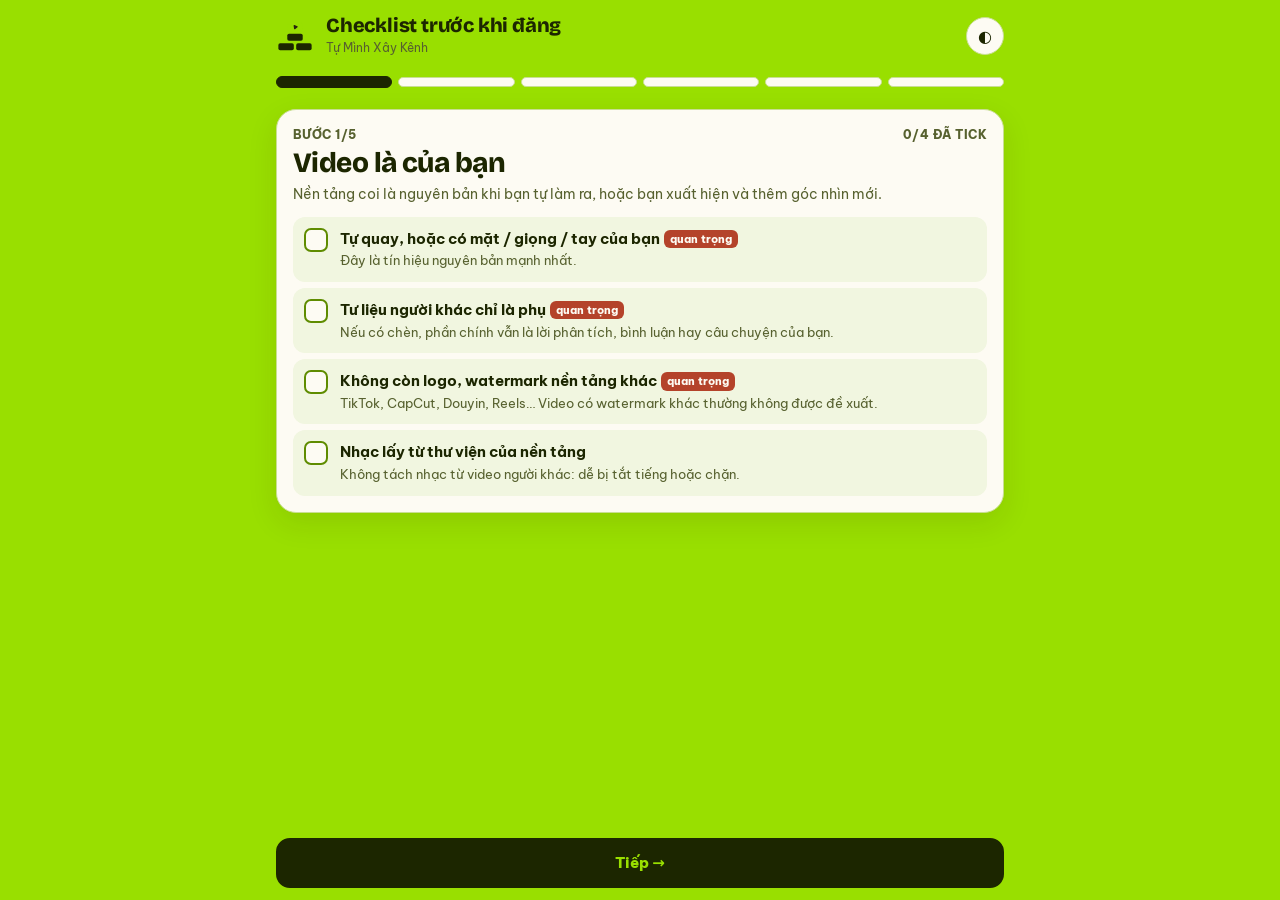
<file: tools/checklist-dang.html>
<!doctype html>
<html lang="vi">
<head>
<meta charset="utf-8">
<meta name="viewport" content="width=device-width, initial-scale=1, viewport-fit=cover">
<title>Checklist trước khi đăng · Tự Mình Xây Kênh</title>
<link rel="icon" type="image/svg+xml" href="data:image/svg+xml,%3Csvg%20xmlns%3D%22http%3A//www.w3.org/2000/svg%22%20viewBox%3D%220%200%2064%2064%22%3E%3Cg%20transform%3D%22rotate%28-9%2032%2017%29%22%3E%3Crect%20x%3D%2219%22%20y%3D%2211%22%20width%3D%2226%22%20height%3D%2212%22%20rx%3D%223%22%20fill%3D%22%2399df00%22/%3E%3Cpath%20d%3D%22M30%2014.4v5.2a1%201%200%200%200%201.52.86l4.6-2.6a1%201%200%200%200%200-1.72l-4.6-2.6A1%201%200%200%200%2030%2014.4z%22%20fill%3D%22%2326210f%22/%3E%3C/g%3E%3Crect%20x%3D%2219%22%20y%3D%2228%22%20width%3D%2226%22%20height%3D%2212%22%20rx%3D%223%22%20fill%3D%22%2326210f%22/%3E%3Crect%20x%3D%224%22%20y%3D%2244%22%20width%3D%2226%22%20height%3D%2212%22%20rx%3D%223%22%20fill%3D%22%2326210f%22/%3E%3Crect%20x%3D%2234%22%20y%3D%2244%22%20width%3D%2226%22%20height%3D%2212%22%20rx%3D%223%22%20fill%3D%22%2326210f%22/%3E%3C/svg%3E">
<meta name="description" content="Tick từng mục trước khi bấm đăng TikTok hay Reels: video có nguyên bản không, có bị bóp từ đầu không, và làm gì trong giờ đầu sau khi đăng.">
<link rel="preconnect" href="https://fonts.googleapis.com">
<link rel="preconnect" href="https://fonts.gstatic.com" crossorigin>
<link href="https://fonts.googleapis.com/css2?family=Be+Vietnam+Pro:wght@400;500;600;700;800&family=Bricolage+Grotesque:opsz,wght@12..96,700;12..96,800&display=swap" rel="stylesheet">
<style>
  :root{
    --bg:#99DF00; --surface:#FDFBF3; --surface-2:#F1F6E0; --line:#C9DE93; --line-strong:#5F8C00;
    --text:#1C2600; --muted:#57612F; --accent:#99DF00; --accent-ink:#1C2600; --accent-soft:#E6F6BC;
    --pro:#26210F; --pro-text:#F9E8DD; --danger:#B4432A; --warn:#B8860B; --ok:#3E7D1F;
    --radius:14px; --shadow:0 10px 30px rgba(38,33,15,.10);
    --font-ui:'Be Vietnam Pro', system-ui, -apple-system, 'Segoe UI', sans-serif;
    --font-display:'Bricolage Grotesque', 'Be Vietnam Pro', system-ui, sans-serif;
  }
  @media (prefers-color-scheme: dark){
    :root:not([data-theme="light"]){
      color-scheme:dark;
      --bg:#0B0C08; --surface:#15170F; --surface-2:#1E2114; --line:#4E6E10; --line-strong:#99DF00;
      --text:#F3F0E4; --muted:#B7B89A; --accent:#99DF00; --accent-ink:#0B0C08; --accent-soft:#233207;
      --pro:#99DF00; --pro-text:#1B220D; --danger:#E0795F; --warn:#E3B341; --ok:#8FD15A; --shadow:0 10px 30px rgba(0,0,0,.35);
    }
  }
  :root[data-theme="dark"]{
    color-scheme:dark;
    --bg:#0B0C08; --surface:#15170F; --surface-2:#1E2114; --line:#4E6E10; --line-strong:#99DF00;
    --text:#F3F0E4; --muted:#B7B89A; --accent:#99DF00; --accent-ink:#0B0C08; --accent-soft:#233207;
    --pro:#99DF00; --pro-text:#1B220D; --danger:#E0795F; --warn:#E3B341; --ok:#8FD15A; --shadow:0 10px 30px rgba(0,0,0,.35);
  }
  *{box-sizing:border-box}
  [hidden]{display:none!important}
  body{margin:0;background:var(--bg);color:var(--text);font-family:var(--font-ui);font-size:15px;line-height:1.5}
  .wrap{max-width:760px;margin:0 auto;padding-inline:16px;padding-block:18px 60px}
  header.top{display:flex;align-items:center;justify-content:space-between;gap:16px;margin-bottom:8px}
  .brand{display:flex;align-items:center;gap:12px;text-decoration:none;color:inherit}
  .tmxk-logo{width:38px;height:38px;flex:none}
  .tmxk-logo .ink{fill:var(--text)}
  .brand b{display:block;font-family:var(--font-display);font-weight:800;font-size:20px;letter-spacing:-.01em;line-height:1.1}
  .brand small{color:var(--muted);font-size:12px}
  .theme-btn{width:38px;height:38px;border-radius:50%;border:1px solid var(--line);background:var(--surface);color:var(--text);cursor:pointer;font-size:16px;flex:none}

  .wrap{min-height:100vh;min-height:100dvh;display:flex;flex-direction:column;padding-block:14px 0}

  /* thanh bước: mỗi bước một vạch, bấm để nhảy */
  .cac-buoc{display:flex;gap:6px;margin-bottom:12px}
  .cac-buoc button{flex:1;height:30px;padding:0;border:0;background:none;cursor:pointer;display:flex;align-items:center}
  .cac-buoc button::before{content:"";display:block;width:100%;height:8px;border-radius:999px;background:var(--surface);border:1px solid var(--line);transition:background .2s}
  .cac-buoc button.xong::before{background:var(--line-strong);border-color:var(--line-strong)}
  .cac-buoc button[aria-current="step"]::before{background:var(--text);border-color:var(--text);height:10px}
  .cac-buoc button:focus-visible{outline:3px solid var(--line-strong);outline-offset:2px;border-radius:6px}

  .man{flex:1;display:flex;flex-direction:column}
  .the{background:var(--surface);border:1px solid var(--line);border-radius:20px;padding:16px;box-shadow:var(--shadow)}
  .the .so{font-size:12px;font-weight:800;color:var(--muted);letter-spacing:.04em;text-transform:uppercase;display:flex;justify-content:space-between}
  .the .so .xong{color:var(--ok)}
  .the h2{font-family:var(--font-display);font-weight:800;font-size:clamp(22px,6vw,28px);line-height:1.1;margin:4px 0 6px;letter-spacing:-.02em;outline:none}
  .the > p{margin:0 0 12px;color:var(--muted);font-size:13.5px}

  ul.muc{list-style:none;margin:0;padding:0;display:flex;flex-direction:column;gap:6px}
  .muc label{display:grid;grid-template-columns:26px 1fr;gap:10px;align-items:start;padding:10px;border-radius:12px;cursor:pointer;background:var(--surface-2);border:1px solid transparent;transition:border-color .15s}
  .muc label:hover{border-color:var(--line)}
  .muc input{appearance:none;-webkit-appearance:none;width:24px;height:24px;margin:0;border:2px solid var(--line-strong);border-radius:7px;background:var(--surface);cursor:pointer;display:grid;place-items:center}
  .muc input::after{content:"";width:12px;height:7px;border:3px solid var(--accent-ink);border-top:0;border-right:0;transform:rotate(-45deg) translate(1px,-1px);opacity:0}
  .muc input:checked{background:var(--accent);border-color:var(--accent)}
  .muc input:checked::after{opacity:1}
  .muc input:focus-visible{outline:3px solid var(--line-strong);outline-offset:2px}
  .muc .nd b{display:block;font-weight:700;font-size:14.5px}
  .muc .nd > span{display:block;color:var(--muted);font-size:13px;margin-top:2px}
  .muc input:checked + .nd b{text-decoration:line-through;text-decoration-color:var(--line-strong);opacity:.7}
  .tag{display:inline-block;font-size:11px;font-weight:800;border-radius:6px;padding:1px 6px;margin-left:4px;vertical-align:1px;background:var(--danger);color:var(--surface);text-decoration:none}

  /* nút dưới cùng luôn trong tầm ngón cái */
  .dieu-huong{position:sticky;bottom:0;display:flex;gap:8px;padding:12px 0 calc(12px + env(safe-area-inset-bottom));margin-top:auto;background:linear-gradient(transparent,var(--bg) 30%)}
  .dieu-huong button,.nut a,.nut button{min-height:50px;display:inline-flex;align-items:center;justify-content:center;gap:6px;font:inherit;font-weight:800;font-size:15px;border-radius:14px;padding:10px 14px;text-decoration:none;cursor:pointer;border:2px solid var(--text);background:var(--surface);color:var(--text)}
  .dieu-huong .lui{flex:0 0 auto;width:58px}
  .dieu-huong .tiep,.nut a.chinh{flex:1;background:var(--text);color:var(--accent)}
  .dieu-huong button:disabled{display:none}
  :root[data-theme="dark"] .dieu-huong button,:root[data-theme="dark"] .nut a,:root[data-theme="dark"] .nut button{border-color:var(--accent)}
  :root[data-theme="dark"] .dieu-huong .tiep,:root[data-theme="dark"] .nut a.chinh{background:var(--accent);color:var(--accent-ink)}
  @media (prefers-color-scheme: dark){
    :root:not([data-theme="light"]) .dieu-huong button,:root:not([data-theme="light"]) .nut a,:root:not([data-theme="light"]) .nut button{border-color:var(--accent)}
    :root:not([data-theme="light"]) .dieu-huong .tiep,:root:not([data-theme="light"]) .nut a.chinh{background:var(--accent);color:var(--accent-ink)}
  }

  /* màn kết quả */
  .ket-qua .lon{font-size:44px;line-height:1;margin-bottom:6px}
  .thieu{list-style:none;margin:0 0 12px;padding:0;display:flex;flex-direction:column;gap:6px}
  .thieu button{width:100%;text-align:left;font:inherit;font-size:14px;font-weight:600;color:var(--text);background:var(--surface-2);border:1px solid var(--line);border-radius:12px;padding:10px 12px;cursor:pointer;display:flex;gap:8px;align-items:center}
  .thieu button::after{content:"›";margin-left:auto;font-size:20px;color:var(--muted)}
  details.canh-bao{margin-top:12px;border:1px dashed var(--line-strong);border-radius:14px;padding:12px 14px;background:var(--surface-2)}
  .canh-bao summary{font-weight:800;cursor:pointer;min-height:24px}
  .canh-bao ul{margin:8px 0 0;padding-left:18px;font-size:13.5px;color:var(--muted)}
  .canh-bao li{margin-bottom:4px}
  .canh-bao li b{color:var(--text)}
  .nut{display:flex;flex-direction:column;gap:8px;margin-top:12px}
  .nguon{font-size:12px;color:var(--muted);margin:12px 0 0}
  .nguon a{color:inherit}
  @media (prefers-reduced-motion: reduce){.cac-buoc button::before{transition:none}}
</style>
</head>
<body>
<div class="wrap">
  <header class="top">
    <a class="brand" href="../index.html" aria-label="Tự Mình Xây Kênh, về trang chủ">
      <svg class="tmxk-logo" viewBox="0 0 64 64" aria-hidden="true"><g transform="rotate(-9 32 17)"><rect x="19" y="11" width="26" height="12" rx="3" fill="#99df00"/><path d="M30 14.4v5.2a1 1 0 0 0 1.52.86l4.6-2.6a1 1 0 0 0 0-1.72l-4.6-2.6A1 1 0 0 0 30 14.4z" fill="#26210f"/></g><rect class="ink" x="19" y="28" width="26" height="12" rx="3"/><rect class="ink" x="4" y="44" width="26" height="12" rx="3"/><rect class="ink" x="34" y="44" width="26" height="12" rx="3"/></svg>
      <div><b>Checklist trước khi đăng</b><small>Tự Mình Xây Kênh</small></div>
    </a>
    <button class="theme-btn" id="themeBtn" type="button" aria-label="Đổi giao diện sáng hoặc tối">◐</button>
  </header>

  <nav class="cac-buoc" id="cacBuoc" aria-label="Các bước"></nav>
  <main class="man" id="man" aria-live="polite"></main>

  <div class="dieu-huong">
    <button class="lui" id="lui" type="button" aria-label="Quay lại bước trước">←</button>
    <button class="tiep" id="tiep" type="button">Tiếp →</button>
  </div>
</div>

<script>
// mỗi mục: [mã, tiêu đề, giải thích, quan trọng?]; mã giữ cố định để tick đã lưu không lệch khi sửa chữ
const NHOM = [
  { ma: 'nb', ten: 'Video là của bạn', mo: 'Nền tảng coi là nguyên bản khi bạn tự làm ra, hoặc bạn xuất hiện và thêm góc nhìn mới.', muc: [
    ['tu_quay', 'Tự quay, hoặc có mặt / giọng / tay của bạn', 'Đây là tín hiệu nguyên bản mạnh nhất.', true],
    ['goc_nhin', 'Tư liệu người khác chỉ là phụ', 'Nếu có chèn, phần chính vẫn là lời phân tích, bình luận hay câu chuyện của bạn.', true],
    ['khong_wm', 'Không còn logo, watermark nền tảng khác', 'TikTok, CapCut, Douyin, Reels… Video có watermark khác thường không được đề xuất.', true],
    ['nhac_tv', 'Nhạc lấy từ thư viện của nền tảng', 'Không tách nhạc từ video người khác: dễ bị tắt tiếng hoặc chặn.', false]
  ]},
  { ma: 'xuat', ten: 'File xuất ra', mo: 'Hình vỡ, tiếng rè làm người xem lướt đi trước khi kịp xem nội dung.', muc: [
    ['khung_doc', 'Dọc 9:16, 1080×1920, 30 khung hình/giây', 'Đủ nét cho TikTok và Reels, file không quá nặng.', false],
    ['file_goc', 'Đăng file gốc vừa xuất', 'Không dùng file tải về từ nền tảng khác hay file đã nén lại nhiều lần.', true],
    ['nghe_ro', 'Mở lên xem lại một lượt bằng điện thoại', 'Giọng nghe rõ hơn nhạc, chữ không bị che bởi nút của app.', false]
  ]},
  { ma: 'nd', ten: 'Nội dung qua được vòng thử', mo: 'TikTok chấm theo hành vi người xem: xem hết, xem lại, bình luận, chia sẻ, lưu.', muc: [
    ['hook', '3 giây đầu khiến người ta dừng lướt', 'Không mở bằng "Chào mọi người, hôm nay mình…". Vào thẳng cảnh hay nhất hoặc câu gây tò mò.', true],
    ['chu_hook', 'Có chữ hook to, đọc được khi tắt tiếng', 'Đặt ở 1/3 trên, 1–2 dòng.', false],
    ['khong_cho_chet', 'Cắt hết khoảng chết', 'Không có đoạn nào trên 3 giây mà người xem không thấy gì mới.', false],
    ['ly_do_tuong_tac', 'Có lý do để bình luận, lưu hoặc chia sẻ', 'Một câu hỏi, một mẹo đáng lưu, hoặc một quan điểm để người xem phản hồi.', false]
  ]},
  { ma: 'dang', ten: 'Lúc bấm đăng', mo: 'Thuật toán đọc caption, chữ trên video và lời nói để hiểu video nói về gì, phát cho ai.', muc: [
    ['tu_khoa', 'Caption có từ khoá người ta hay tìm', 'Ví dụ "cá kho tộ", "nấu cơm nhanh" thay vì chỉ có emoji.', false],
    ['dung_chu_de', 'Đúng chủ đề kênh đang đi', 'Mỗi kênh một chủ đề, nhất là 10–20 video đầu.', false],
    ['dang_mot_lan', 'Chỉ đăng một lần', 'Không xoá đi đăng lại cùng video: dễ bị coi là trùng lặp.', true],
    ['tk_sach', 'Tài khoản không mua follow, tim, view', 'Tương tác ảo làm hỏng tín hiệu của cả kênh.', true]
  ]},
  { ma: 'sau', ten: 'Giờ đầu sau khi đăng', mo: 'Video vừa đăng có thể còn đang được duyệt, chưa lên For You ngay. Đó là bình thường.', muc: [
    ['tra_loi', 'Trả lời bình luận sớm', 'Ghim một bình luận gợi mở để kéo thêm người tham gia.', false],
    ['khong_xoa', 'Không xoá dù view đầu thấp', 'Giữ video lại, đọc số liệu để làm video sau tốt hơn.', false],
    ['xem_so', 'Hẹn sau 24 giờ xem Analytics', 'Nhìn tỉ lệ xem hết và giây người xem rời đi, không chỉ nhìn view.', false]
  ]}
];

const KEY = 'tmxk_checklist';
const KET = NHOM.length;          // chỉ số màn kết quả, sau nhóm cuối
const ls = {
  get(k) { try { return localStorage.getItem(k); } catch (e) { return null; } },
  set(k, v) { try { localStorage.setItem(k, v); } catch (e) {} },
  del(k) { try { localStorage.removeItem(k); } catch (e) {} }
};
function docDaTick() {
  try { const v = JSON.parse(ls.get(KEY) || '[]'); return Array.isArray(v) ? v : []; } catch (e) { return []; }
}
let daTick = new Set(docDaTick());
let buoc = 0;

const $ = s => document.querySelector(s);
const tao = (tag, cls, text) => { const el = document.createElement(tag); if (cls) el.className = cls; if (text != null) el.textContent = text; return el; };
const idsNhom = n => n.muc.map(m => n.ma + '.' + m[0]);
const xongNhom = n => idsNhom(n).every(id => daTick.has(id));

// bước nằm trên hash (#b1…#b6) để nút Back của điện thoại quay lại bước trước
function buocTuHash() {
  const m = /^#b(\d)$/.exec(location.hash);
  const i = m ? Number(m[1]) - 1 : 0;
  return i >= 0 && i <= KET ? i : 0;
}
function di(i) {
  if (i === buoc) return;
  location.hash = 'b' + (i + 1);
}

function veThanhBuoc() {
  const nav = $('#cacBuoc');
  nav.replaceChildren();
  [...NHOM, { ten: 'Kết quả' }].forEach((n, i) => {
    const b = tao('button');
    b.type = 'button';
    b.setAttribute('aria-label', 'Bước ' + (i + 1) + ': ' + n.ten);
    if (i < KET && xongNhom(n)) b.classList.add('xong');
    if (i === buoc) b.setAttribute('aria-current', 'step');
    b.addEventListener('click', () => di(i));
    nav.append(b);
  });
}

function veNhom(n, i) {
  const the = tao('section', 'the');
  const ids = idsNhom(n);
  const so = tao('div', 'so');
  so.append(tao('span', null, 'Bước ' + (i + 1) + '/' + KET));
  const dem = tao('span', null, ids.filter(id => daTick.has(id)).length + '/' + ids.length + ' đã tick');
  if (xongNhom(n)) dem.className = 'xong';
  so.append(dem);
  const h = tao('h2', null, n.ten); h.tabIndex = -1;
  const ul = tao('ul', 'muc');
  n.muc.forEach(([ma, td, gt, quanTrong]) => {
    const id = n.ma + '.' + ma;
    const li = tao('li'); const lb = tao('label');
    const cb = tao('input'); cb.type = 'checkbox'; cb.dataset.id = id; cb.checked = daTick.has(id);
    const nd = tao('span', 'nd'); const b = tao('b', null, td);
    if (quanTrong) b.append(tao('span', 'tag', 'quan trọng'));
    nd.append(b, tao('span', null, gt));
    lb.append(cb, nd); li.append(lb); ul.append(li);
  });
  the.append(so, h, tao('p', null, n.mo), ul);
  return the;
}

function veKetQua() {
  const the = tao('section', 'the ket-qua');
  const thieu = [];
  NHOM.forEach((n, i) => n.muc.forEach(([ma, td, , quanTrong]) => {
    if (!daTick.has(n.ma + '.' + ma)) thieu.push({ i, td, quanTrong });
  }));
  thieu.sort((a, b) => (b.quanTrong ? 1 : 0) - (a.quanTrong ? 1 : 0));
  const h = tao('h2'); h.tabIndex = -1;
  if (!thieu.length) {
    the.append(tao('div', 'lon', '✅'));
    h.textContent = 'Sẵn sàng đăng';
    the.append(h, tao('p', null, 'Đăng xong đừng xoá đi đăng lại. Sau 24 giờ mở Analytics xem người xem rời đi ở giây thứ mấy, video sau sửa đúng chỗ đó.'));
  } else {
    the.append(tao('div', 'lon', thieu.some(t => t.quanTrong) ? '🛑' : '👀'));
    h.textContent = 'Còn ' + thieu.length + ' mục chưa tick';
    the.append(h, tao('p', null, 'Chạm vào từng mục để quay lại bước đó. Mục đỏ nên làm xong rồi mới đăng.'));
    const ul = tao('ul', 'thieu');
    thieu.forEach(t => {
      const li = tao('li'); const b = tao('button', null, t.td);
      b.type = 'button';
      if (t.quanTrong) b.append(tao('span', 'tag', 'quan trọng'));
      b.addEventListener('click', () => di(t.i));
      li.append(b); ul.append(li);
    });
    the.append(ul);
  }

  const cb = tao('details', 'canh-bao');
  cb.append(tao('summary', null, '⚠️ Đừng tin mấy chiêu này'));
  const ul = tao('ul');
  [
    ['Chèn mã, hash, file "đặc biệt" vào video.', ' Nền tảng nén lại video và tự tính dấu vân tay từ hình và tiếng, nên dữ liệu bạn nhét vào không còn lại gì.'],
    ['Lật hình, zoom, đổi tốc độ, thêm viền để reup.', ' Facebook ghi rõ đây là chỉnh sửa giá trị thấp và giảm phân phối, TikTok cũng nhận ra.'],
    ['Mua view, mua tim, dùng tool buff.', ' Bị coi là thao túng nền tảng, nặng thì khoá kênh.'],
    ['"Video nào cũng được 200–500 view đầu", "có giờ vàng chung".', ' Nền tảng không công bố con số này. Giờ đăng hợp lý xem trong Analytics của chính kênh bạn.']
  ].forEach(([dam, thuong]) => { const li = tao('li'); li.append(tao('b', null, dam), thuong); ul.append(li); });
  cb.append(ul);

  const nut = tao('div', 'nut');
  const a1 = tao('a', 'chinh', '🎯 Chấm video trước khi đăng'); a1.href = 'cham-video.html';
  const a2 = tao('a', null, '⚡ Viết lại hook'); a2.href = 'hook-text.html';
  const lamLai = tao('button', null, '↺ Làm lại cho video mới'); lamLai.type = 'button';
  lamLai.addEventListener('click', () => { daTick = new Set(); ls.del(KEY); di(0); });
  nut.append(a1, a2, lamLai);

  const nguon = tao('p', 'nguon', 'Nguồn: ');
  const n1 = tao('a', null, 'TikTok – How TikTok recommends videos'); n1.href = 'https://newsroom.tiktok.com/en-us/how-tiktok-recommends-videos-for-you/';
  const n2 = tao('a', null, 'Meta – Supporting original content (3/2026)'); n2.href = 'https://creators.facebook.com/blog/supporting-original-content-on-facebook';
  [n1, n2].forEach(a => { a.target = '_blank'; a.rel = 'noopener'; });
  nguon.append(n1, ' · ', n2);

  the.append(cb, nut, nguon);
  return the;
}

function ve() {
  buoc = buocTuHash();
  veThanhBuoc();
  const man = $('#man');
  man.replaceChildren(buoc < KET ? veNhom(NHOM[buoc], buoc) : veKetQua());
  $('#lui').disabled = buoc === 0;
  $('#tiep').hidden = buoc === KET;
  $('#tiep').textContent = buoc === KET - 1 ? 'Xem kết quả →' : 'Tiếp →';
  window.scrollTo(0, 0);
  const h = man.querySelector('h2');
  if (h && document.activeElement && document.activeElement !== document.body) h.focus({ preventScroll: true });
}

$('#man').addEventListener('change', e => {
  const id = e.target.dataset && e.target.dataset.id;
  if (!id) return;
  daTick = new Set(daTick);
  if (e.target.checked) daTick.add(id); else daTick.delete(id);
  ls.set(KEY, JSON.stringify([...daTick]));
  const n = NHOM[buoc];
  const so = $('#man .so span:last-child');
  const ids = idsNhom(n);
  so.textContent = ids.filter(x => daTick.has(x)).length + '/' + ids.length + ' đã tick';
  so.className = xongNhom(n) ? 'xong' : '';
  veThanhBuoc();
  // tick đủ nhóm thì tự sang bước sau, chờ một nhịp để thấy dấu tick
  if (e.target.checked && xongNhom(n)) {
    const tu = buoc;
    setTimeout(() => { if (buoc === tu && xongNhom(n)) di(tu + 1); }, 450);
  }
});
$('#lui').addEventListener('click', () => { if (buoc > 0) di(buoc - 1); });
$('#tiep').addEventListener('click', () => { if (buoc < KET) di(buoc + 1); });
window.addEventListener('hashchange', ve);

function applyTheme(t) { if (t) document.documentElement.dataset.theme = t; else delete document.documentElement.dataset.theme; }
applyTheme(ls.get('hook.theme'));
$('#themeBtn').addEventListener('click', () => { const dark = document.documentElement.dataset.theme ? document.documentElement.dataset.theme === 'dark' : matchMedia('(prefers-color-scheme: dark)').matches; const t = dark ? 'light' : 'dark'; applyTheme(t); ls.set('hook.theme', t); });

ve();
</script>
</body>
</html>
</file>
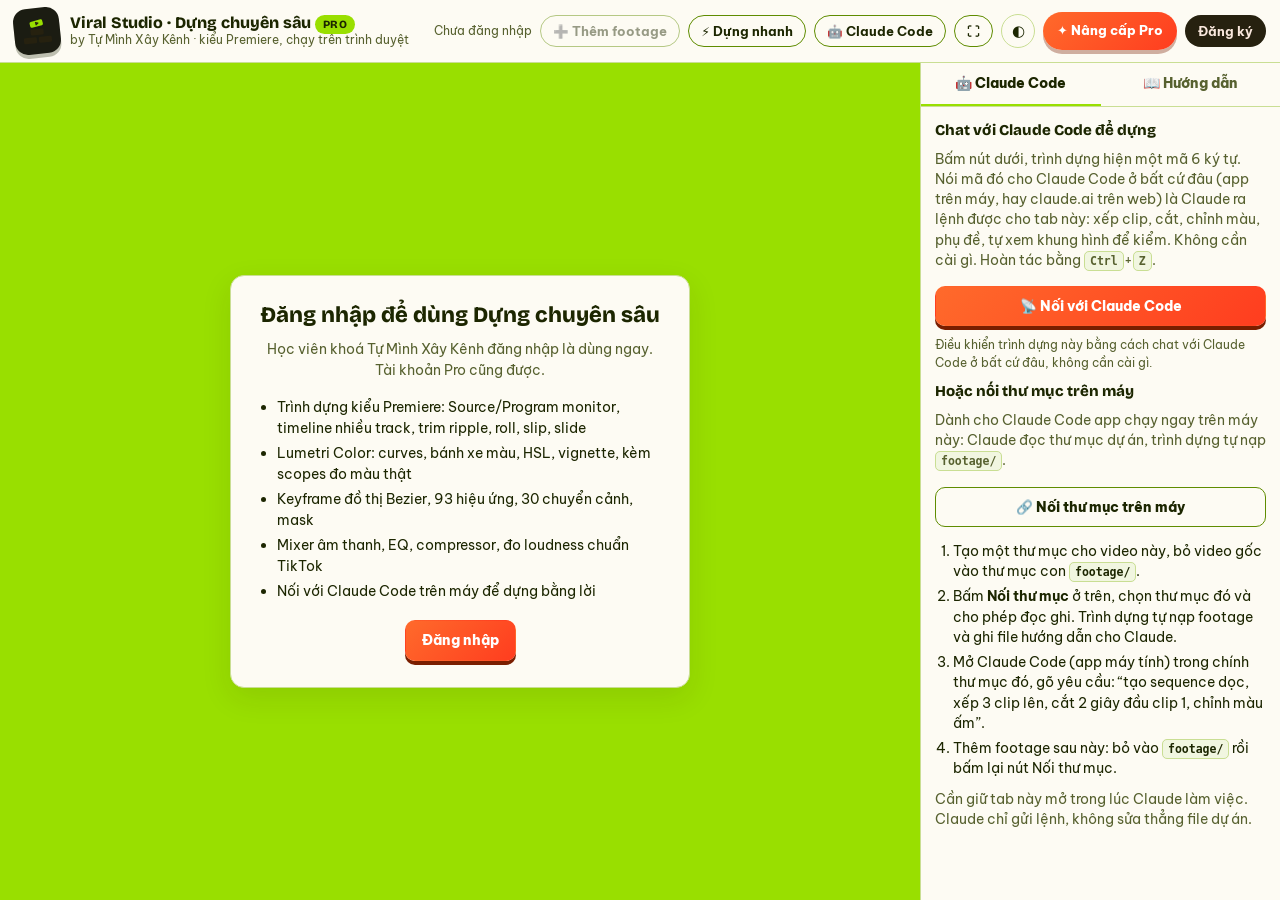
<file: tools/dung-pro.html>
<!DOCTYPE html>
<html lang="vi">
<head>
<meta charset="utf-8">
<meta name="viewport" content="width=device-width, initial-scale=1, viewport-fit=cover">
<title>Viral Studio · Dựng chuyên sâu · Tự Mình Xây Kênh</title>
<meta name="description" content="Trình dựng video chuyên sâu kiểu Premiere chạy ngay trên trình duyệt: Lumetri Color, scopes, trim ripple/roll/slip, keyframe, mixer, đo loudness, nối với Claude Code để dựng bằng lời. Dành cho gói Pro.">
<link rel="icon" type="image/svg+xml" href="data:image/svg+xml,%3Csvg%20xmlns%3D%22http%3A//www.w3.org/2000/svg%22%20viewBox%3D%220%200%2064%2064%22%3E%3Cg%20transform%3D%22rotate%28-9%2032%2017%29%22%3E%3Crect%20x%3D%2219%22%20y%3D%2211%22%20width%3D%2226%22%20height%3D%2212%22%20rx%3D%223%22%20fill%3D%22%2399df00%22/%3E%3Cpath%20d%3D%22M30%2014.4v5.2a1%201%200%200%200%201.52.86l4.6-2.6a1%201%200%200%200%200-1.72l-4.6-2.6A1%201%200%200%200%2030%2014.4z%22%20fill%3D%22%2326210f%22/%3E%3C/g%3E%3Crect%20x%3D%2219%22%20y%3D%2228%22%20width%3D%2226%22%20height%3D%2212%22%20rx%3D%223%22%20fill%3D%22%2326210f%22/%3E%3Crect%20x%3D%224%22%20y%3D%2244%22%20width%3D%2226%22%20height%3D%2212%22%20rx%3D%223%22%20fill%3D%22%2326210f%22/%3E%3Crect%20x%3D%2234%22%20y%3D%2244%22%20width%3D%2226%22%20height%3D%2212%22%20rx%3D%223%22%20fill%3D%22%2326210f%22/%3E%3C/svg%3E">
<link rel="preconnect" href="https://fonts.googleapis.com">
<link rel="preconnect" href="https://fonts.gstatic.com" crossorigin>
<link href="https://fonts.googleapis.com/css2?family=Be+Vietnam+Pro:wght@400;500;600;700;800;900&family=Bricolage+Grotesque:opsz,wght@12..96,500;12..96,700;12..96,800&display=swap" rel="stylesheet">
<style>
  :root{
    --paper:#F9E8DD; --ink:#26210F; --lime:#99DF00; --moss:#1B220D;
    --bg:#99DF00; --surface:#FDFBF3; --surface-2:#F1F6E0; --line:#C9DE93; --line-strong:#5F8C00;
    --text:#1C2600; --muted:#57612F; --accent:#99DF00; --accent-ink:#1C2600; --accent-soft:#E6F6BC;
    --pro:#26210F; --pro-text:#F9E8DD; --danger:#B4432A; --warn:#B8860B; --ok:#3E7D1F;
    --radius:14px; --shadow:0 10px 30px rgba(38,33,15,.10);
    --font-ui:'Be Vietnam Pro', system-ui, -apple-system, 'Segoe UI', sans-serif;
    --font-display:'Bricolage Grotesque', 'Be Vietnam Pro', system-ui, sans-serif;
  }
  @media (prefers-color-scheme: dark){
    :root:not([data-theme="light"]){
      color-scheme:dark;
      --bg:#0B0C08; --surface:#15170F; --surface-2:#1E2114; --line:#4E6E10; --line-strong:#99DF00;
      --text:#F3F0E4; --muted:#B7B89A; --accent:#99DF00; --accent-ink:#0B0C08; --accent-soft:#233207;
      --pro:#99DF00; --pro-text:#1B220D; --shadow:0 10px 30px rgba(0,0,0,.35);
    }
  }
  :root[data-theme="dark"]{
    color-scheme:dark;
    --bg:#0B0C08; --surface:#15170F; --surface-2:#1E2114; --line:#4E6E10; --line-strong:#99DF00;
    --text:#F3F0E4; --muted:#B7B89A; --accent:#99DF00; --accent-ink:#0B0C08; --accent-soft:#233207;
    --pro:#99DF00; --pro-text:#1B220D; --shadow:0 10px 30px rgba(0,0,0,.35);
  }
  *{box-sizing:border-box}
  [hidden]{display:none!important}
  html,body{height:100%}
  body{margin:0;background:var(--bg);color:var(--text);font-family:var(--font-ui);font-size:14px;line-height:1.5;display:flex;flex-direction:column;overflow:hidden}
  .top{display:flex;align-items:center;justify-content:space-between;gap:10px;padding:8px 14px;background:var(--surface);border-bottom:1px solid var(--line);flex:none}
  .brand{display:flex;align-items:center;gap:10px;text-decoration:none;color:inherit}
  .tmxk-logo{width:32px;height:32px;flex:none}
  .brand h1{font:800 16px/1.1 var(--font-display);margin:0}
  .brand p{margin:0;font-size:11.5px;color:var(--muted)}
  .row{display:flex;align-items:center;gap:8px;flex-wrap:wrap}
  .theme-btn{width:34px;height:34px;border-radius:50%;border:1px solid var(--line);background:var(--surface);color:var(--text);cursor:pointer;font-size:15px}
  .pill{border:1px solid var(--line-strong);background:var(--surface);color:var(--text);border-radius:999px;padding:6px 12px;font:inherit;font-weight:700;cursor:pointer;text-decoration:none;font-size:12.5px;white-space:nowrap}
  .pill.pro{background:var(--pro);color:var(--pro-text);border-color:transparent}
  .pill:disabled{opacity:.45;cursor:default}
  .quota{font-size:12px;color:var(--muted)}
  .nhan{font-size:11px;font-weight:800;letter-spacing:.04em;padding:3px 8px;border-radius:999px;background:var(--accent);color:var(--accent-ink)}
  main{flex:1;display:flex;min-height:0}
  #trai{flex:1;position:relative;min-width:0;background:#1b1c1f}
  #fc{width:100%;height:100%;border:0;display:block;background:#1b1c1f}
  #fcTt{position:absolute;left:50%;top:50%;transform:translate(-50%,-50%);background:var(--surface);color:var(--text);padding:14px 18px;border-radius:12px;box-shadow:var(--shadow);max-width:min(520px,90%);text-align:center;font-weight:600}
  #khoa{position:absolute;inset:0;display:flex;align-items:center;justify-content:center;background:var(--bg);z-index:5;padding:20px}
  #khoa .hop{background:var(--surface);border:1px solid var(--line);border-radius:var(--radius);box-shadow:var(--shadow);padding:26px;max-width:460px;text-align:center}
  #khoa h2{font:800 22px/1.2 var(--font-display);margin:0 0 10px}
  #khoa p{color:var(--muted);margin:0 0 16px}
  #khoa ul{text-align:left;margin:0 0 18px;padding-left:20px;color:var(--text)}
  #khoa li{margin:4px 0}
  .btn{border:1px solid var(--line-strong);background:var(--surface);color:var(--text);border-radius:10px;padding:9px 16px;font:inherit;font-weight:800;cursor:pointer}
  .btn.chinh{background:linear-gradient(135deg,#ff6a2b,#ff3d1f);color:#fff;border-color:transparent;box-shadow:0 4px 0 #7a1e00}
  #ben{width:360px;flex:none;display:flex;flex-direction:column;background:var(--surface);border-left:1px solid var(--line);min-height:0}
  body.anBen #ben{display:none}
  .tabs{display:flex;border-bottom:1px solid var(--line);flex:none}
  .tab{flex:1;border:0;background:transparent;color:var(--muted);font:inherit;font-weight:800;padding:10px;cursor:pointer;border-bottom:2px solid transparent}
  .tab.on{color:var(--text);border-bottom-color:var(--accent)}
  .panel{flex:1;display:flex;flex-direction:column;min-height:0}
  #ds{flex:1;overflow:auto;padding:12px;display:flex;flex-direction:column;gap:8px}
  .m{max-width:95%;padding:8px 11px;border-radius:12px;white-space:pre-wrap;word-break:break-word;font-size:13.5px}
  .m.nd{align-self:flex-end;background:var(--accent-soft);border-bottom-right-radius:4px}
  .m.ai{align-self:flex-start;background:var(--surface-2);border:1px solid var(--line);border-bottom-left-radius:4px}
  .m.buoc{font-size:12.5px;color:var(--muted);padding:6px 9px}
  .bc{padding:2px 0}
  .bc.loi{color:var(--danger)}
  .bc.dang{font-style:italic}
  .khungnho{display:block;max-width:150px;max-height:150px;border-radius:6px;margin-top:4px;border:1px solid var(--line)}
  .goiy{display:flex;flex-direction:column;gap:6px}
  .goiyNut{text-align:left;border:1px solid var(--line);background:var(--surface-2);color:var(--text);border-radius:10px;padding:8px 10px;font:inherit;font-size:13px;cursor:pointer}
  .goiyNut:hover{border-color:var(--line-strong)}
  .nhap{display:flex;gap:6px;padding:10px;border-top:1px solid var(--line);flex:none}
  .nhap textarea{flex:1;resize:none;height:58px;border:1px solid var(--line);border-radius:10px;padding:8px 10px;font:inherit;background:var(--surface-2);color:var(--text)}
  .nhap .cot{display:flex;flex-direction:column;gap:6px}
  .nho{border:1px solid var(--line);background:var(--surface);color:var(--text);border-radius:8px;padding:5px 9px;font:inherit;font-size:12px;font-weight:700;cursor:pointer}
  .nho.xanh{background:var(--accent);color:var(--accent-ink);border-color:transparent}
  #hd,#cc{flex:1;overflow:auto;padding:14px;font-size:13.5px}
  #cc h3{font:800 15px/1.3 var(--font-display);margin:0 0 8px}
  #cc p{margin:6px 0 10px;color:var(--muted)}
  #cc ol{padding-left:18px;margin:10px 0}
  #cc li{margin:5px 0}
  #cc .btn{width:100%;margin:6px 0 4px}
  #cc kbd,#cc code{font:700 11.5px/1 ui-monospace,SFMono-Regular,Menlo,monospace;background:var(--surface-2);border:1px solid var(--line);border-radius:5px;padding:2px 5px}
  #hd h3{font:800 14px/1.3 var(--font-display);margin:16px 0 6px;color:var(--text)}
  #hd h3:first-child{margin-top:0}
  #hd table{width:100%;border-collapse:collapse;font-size:12.5px}
  #hd td{padding:4px 6px;border-bottom:1px solid var(--line);vertical-align:top}
  #hd td:first-child{white-space:nowrap;font-weight:800}
  #hd kbd{font:700 11.5px/1 ui-monospace,SFMono-Regular,Menlo,monospace;background:var(--surface-2);border:1px solid var(--line);border-bottom-width:2px;border-radius:5px;padding:2px 5px}
  #hd p{margin:4px 0 8px;color:var(--muted)}
  #hd ol{padding-left:18px;margin:4px 0}
  #hd li{margin:3px 0}
  #toast{position:fixed;left:50%;bottom:18px;transform:translate(-50%,16px);background:var(--ink);color:#fff;padding:9px 14px;border-radius:10px;font-size:13px;opacity:0;transition:.2s;pointer-events:none;z-index:50;max-width:90%}
  #toast.show{opacity:1;transform:translate(-50%,0)}
  #canMay{background:var(--warn);color:#fff;padding:8px 14px;font-weight:700;font-size:13px;text-align:center;flex:none}
  @media (max-width:1100px){#ben{width:300px}}
</style>
</head>
<body>
<header class="top">
  <a class="brand" href="../index.html" aria-label="Tự Mình Xây Kênh, về trang chủ">
    <svg class="tmxk-logo" viewBox="0 0 64 64" aria-hidden="true"><g transform="rotate(-9 32 17)"><rect x="19" y="11" width="26" height="12" rx="3" fill="#99df00"/><path d="M30 14.4v5.2a1 1 0 0 0 1.52.86l4.6-2.6a1 1 0 0 0 0-1.72l-4.6-2.6A1 1 0 0 0 30 14.4z" fill="#26210f"/></g><rect x="19" y="28" width="26" height="12" rx="3" fill="#26210f"/><rect x="4" y="44" width="26" height="12" rx="3" fill="#26210f"/><rect x="34" y="44" width="26" height="12" rx="3" fill="#26210f"/></svg>
    <div><h1>Viral Studio · Dựng chuyên sâu <span class="nhan">PRO</span></h1><p>by Tự Mình Xây Kênh · kiểu Premiere, chạy trên trình duyệt</p></div>
  </a>
  <div class="row">
    <span class="quota" id="quota"></span>
    <button class="pill" id="btnThemFootage" type="button" disabled title="Thêm video, ảnh, nhạc, phụ đề vào Project">➕ Thêm footage</button>
    <input type="file" id="fileIn" multiple hidden accept="video/*,audio/*,image/*,.srt,.vtt,.fcproj">
    <a class="pill" href="dung-video.html" title="Về trình dựng nhanh kiểu CapCut">⚡ Dựng nhanh</a>
    <button class="pill" id="btnBen" type="button" title="Ẩn hoặc hiện bảng bên">🤖 Claude Code</button>
    <button class="pill" id="btnToanMan" type="button" title="Toàn màn hình">⛶</button>
    <button class="theme-btn" id="themeBtn" type="button" aria-label="Đổi giao diện sáng hoặc tối">◐</button>
    <button class="pill pro" id="acctBtn" type="button">Tài khoản</button>
  </div>
</header>
<div id="canMay" hidden>Dựng chuyên sâu cần màn hình máy tính và Chrome hoặc Edge. Trên điện thoại hãy dùng ⚡ Dựng nhanh.</div>
<main>
  <div id="trai">
    <iframe id="fc" title="FilmCraft, trình dựng video" allow="fullscreen; clipboard-read; clipboard-write"></iframe>
    <div id="fcTt" hidden></div>
    <div id="khoa">
      <div class="hop">
        <h2 id="khoaTieuDe">Dựng chuyên sâu dành cho gói Pro</h2>
        <p id="khoaMoTa"></p>
        <ul>
          <li>Trình dựng kiểu Premiere: Source/Program monitor, timeline nhiều track, trim ripple, roll, slip, slide</li>
          <li>Lumetri Color: curves, bánh xe màu, HSL, vignette, kèm scopes đo màu thật</li>
          <li>Keyframe đồ thị Bezier, 93 hiệu ứng, 30 chuyển cảnh, mask</li>
          <li>Mixer âm thanh, EQ, compressor, đo loudness chuẩn TikTok</li>
          <li>Nối với Claude Code trên máy để dựng bằng lời</li>
        </ul>
        <button class="btn chinh" id="khoaNut" type="button">Đăng nhập</button>
      </div>
    </div>
  </div>
  <aside id="ben">
    <div class="tabs"><button class="tab on" data-t="cc" type="button">🤖 Claude Code</button><button class="tab" data-t="hd" type="button">📖 Hướng dẫn</button></div>
    <section class="panel" data-t="cc">
      <div id="cc">
        <h3>Chat với Claude Code để dựng</h3>
        <p>Bấm nút dưới, trình dựng hiện một mã 6 ký tự. Nói mã đó cho Claude Code ở bất cứ đâu (app trên máy, hay claude.ai trên web) là Claude ra lệnh được cho tab này: xếp clip, cắt, chỉnh màu, phụ đề, tự xem khung hình để kiểm. Không cần cài gì. Hoàn tác bằng <kbd>Ctrl</kbd>+<kbd>Z</kbd>.</p>
        <button class="btn chinh" id="btnCauXa" type="button">📡 Nối với Claude Code</button>
        <p class="quota" id="cauXaTt"></p>
        <h3>Hoặc nối thư mục trên máy</h3>
        <p>Dành cho Claude Code app chạy ngay trên máy này: Claude đọc thư mục dự án, trình dựng tự nạp <code>footage/</code>.</p>
        <button class="btn" id="btnNoiTM" type="button">🔗 Nối thư mục trên máy</button>
        <p class="quota" id="noiTMTt"></p>
        <ol>
          <li>Tạo một thư mục cho video này, bỏ video gốc vào thư mục con <code>footage/</code>.</li>
          <li>Bấm <b>Nối thư mục</b> ở trên, chọn thư mục đó và cho phép đọc ghi. Trình dựng tự nạp footage và ghi file hướng dẫn cho Claude.</li>
          <li>Mở Claude Code (app máy tính) trong chính thư mục đó, gõ yêu cầu: “tạo sequence dọc, xếp 3 clip lên, cắt 2 giây đầu clip 1, chỉnh màu ấm”.</li>
          <li>Thêm footage sau này: bỏ vào <code>footage/</code> rồi bấm lại nút Nối thư mục.</li>
        </ol>
        <p>Cần giữ tab này mở trong lúc Claude làm việc. Claude chỉ gửi lệnh, không sửa thẳng file dự án.</p>
      </div>
    </section>
    <section class="panel" data-t="hd" hidden>
      <div id="hd">
        <h3>Bắt đầu một video</h3>
        <ol>
          <li>Bấm <b>➕ Thêm footage</b> hoặc kéo video thả vào trình dựng. File ở lại máy bạn, không tải lên đâu.</li>
          <li>Chuột phải clip trong <b>Project</b> → <b>New Sequence From Clip</b>, hoặc nhờ trợ lý “tạo sequence dọc 1080×1920”.</li>
          <li>Dựng xong vào tab <b>Export</b> ở góc trên trái → H.264 MP4.</li>
          <li>Lưu dự án: <b>File → Save</b> tải file <code>.fcproj</code> về máy. Lỡ đóng tab thì mở lại, trình dựng tự khôi phục bản gần nhất.</li>
        </ol>
        <h3>Phím tắt hay dùng</h3>
        <table>
          <tr><td><kbd>I</kbd> <kbd>O</kbd></td><td>Đánh dấu In / Out trong Source hoặc Timeline</td></tr>
          <tr><td><kbd>,</kbd> <kbd>.</kbd></td><td>Insert (chèn, đẩy phần sau) / Overwrite (ghi đè) clip từ Source xuống timeline</td></tr>
          <tr><td><kbd>;</kbd> <kbd>'</kbd></td><td>Lift (nhấc, để trống) / Extract (rút, dồn lại) khoảng In–Out</td></tr>
          <tr><td><kbd>Q</kbd> <kbd>W</kbd></td><td>Cắt bỏ phần trước / sau đầu phát và dồn lại (ripple)</td></tr>
          <tr><td><kbd>Ctrl</kbd>+<kbd>K</kbd></td><td>Add Edit: cắt clip tại đầu phát</td></tr>
          <tr><td><kbd>J</kbd> <kbd>K</kbd> <kbd>L</kbd></td><td>Lùi / dừng / tới, bấm nhiều lần để tăng tốc</td></tr>
          <tr><td><kbd>V</kbd> <kbd>C</kbd></td><td>Công cụ chọn / dao cắt (Razor)</td></tr>
          <tr><td><kbd>B</kbd> <kbd>N</kbd></td><td>Ripple Edit / Rolling Edit: kéo mép clip</td></tr>
          <tr><td><kbd>Y</kbd> <kbd>U</kbd></td><td>Slip / Slide</td></tr>
          <tr><td><kbd>Alt</kbd>+<kbd>←</kbd> <kbd>→</kbd></td><td>Nhích điểm cắt 1 khung hình (thêm <kbd>Shift</kbd> = 5 khung)</td></tr>
          <tr><td><kbd>E</kbd></td><td>Kéo mép clip đang chọn tới đầu phát</td></tr>
          <tr><td><kbd>Ctrl</kbd>+<kbd>Z</kbd></td><td>Hoàn tác, không giới hạn</td></tr>
          <tr><td><kbd>Alt</kbd>+<kbd>Ctrl</kbd>+<kbd>K</kbd></td><td>Bảng phím tắt, đổi sang bộ phím Premiere / Final Cut / Avid</td></tr>
        </table>
        <h3>Chỉnh màu</h3>
        <p>Chọn workspace <b>Color</b> ở thanh trên. Panel <b>Lumetri Color</b> đi từ trên xuống: Basic Correction (nhiệt độ, phơi sáng, tương phản) → Creative (look) → Curves → Color Wheels → HSL Secondary (chọn riêng màu da) → Vignette. Nhìn <b>Lumetri Scopes</b> bên cạnh: waveform da người thường nằm quanh 60–70.</p>
        <h3>Âm thanh</h3>
        <p>Workspace <b>Audio</b>. Đồng hồ bên phải timeline hiện LUFS; TikTok/Reels nên quanh <b>−14 LUFS</b>. Chọn clip → Effect Controls → thêm Dynamics (compressor) cho giọng đều, EQ cắt dưới 80 Hz cho hết ù.</p>
        <h3>Phụ đề</h3>
        <p>Menu <b>Sequence → Captions → Add New Caption Track</b>, rồi <kbd>Ctrl</kbd>+<kbd>Alt</kbd>+<kbd>C</kbd> thêm câu tại đầu phát. Có file .srt thì kéo vào là thành caption track. Trợ lý cũng thêm được theo lời bạn.</p>
        <h3>Claude làm được gì</h3>
        <p>Qua tab Claude Code: xếp clip, cắt, đổi tốc độ, thêm chuyển cảnh, chỉnh màu, thêm phụ đề, đặt marker, chỉnh âm lượng, xem khung hình để tự kiểm. Nói rõ clip nào, giây nào. Không ưng thì <kbd>Ctrl</kbd>+<kbd>Z</kbd>.</p>
      </div>
    </section>
  </aside>
</main>
<div id="toast" role="status" aria-live="polite"></div>
<script src="tai-khoan.js?v=202610041200"></script>
<script>document.addEventListener("DOMContentLoaded",function(){if(typeof TK==="undefined"){var k=document.createElement("div");k.style.cssText="position:fixed;left:12px;right:12px;bottom:12px;z-index:9999;background:#ff4d6d;color:#fff;padding:12px 14px;border-radius:12px;font:14px system-ui;display:flex;gap:10px;align-items:center;justify-content:space-between";k.innerHTML="Trang tải thiếu một phần (mạng chập chờn). <button onclick=\"location.reload()\" style=\"background:#fff;color:#000;border:0;border-radius:8px;padding:6px 12px;font-weight:700\">Tải lại trang</button>";document.body.appendChild(k);}});</script>
<script src="dung-pro.js?v=202610140300"></script>
<script src="noi-thu-muc.js?v=202610140600"></script>
<script src="cau-noi-xa.js?v=202610140600"></script>
</body>
</html>
</file>
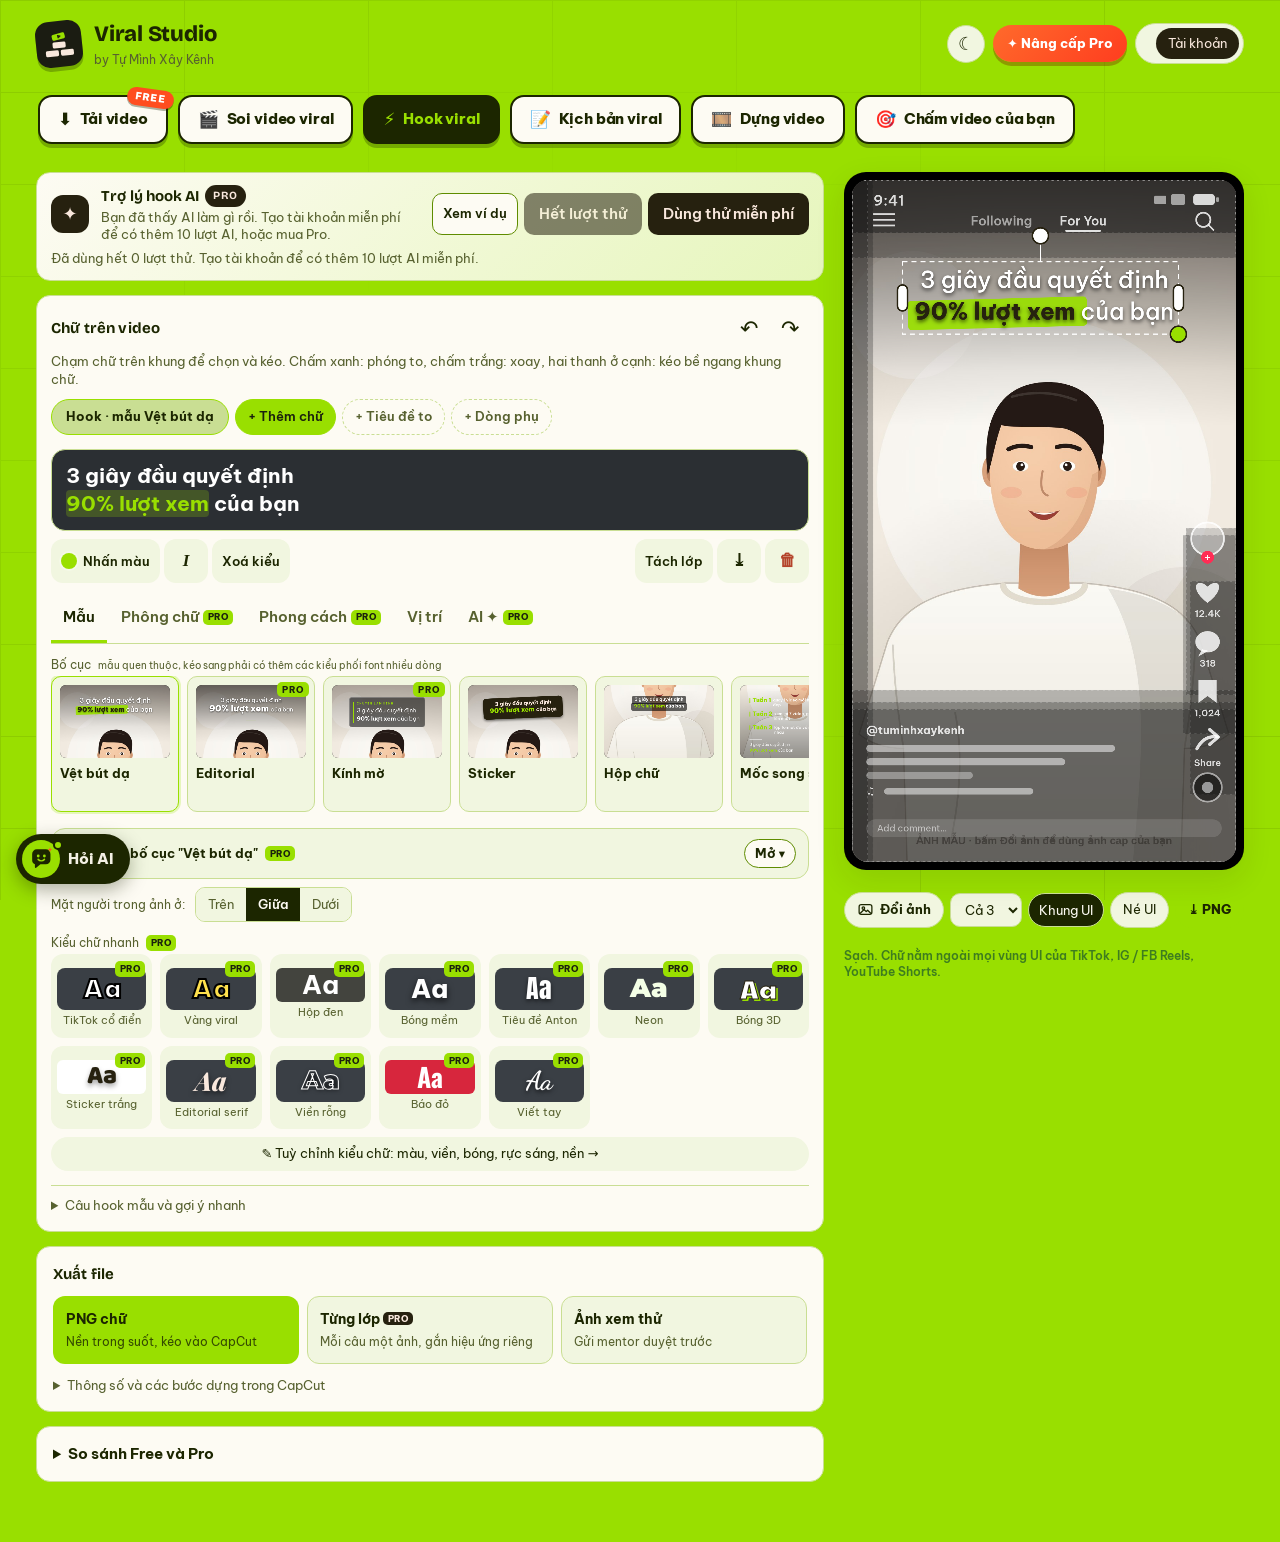
<file: tools/hook-text.html>
<!doctype html>
<html lang="vi">
<head>
<meta charset="utf-8">
<meta name="viewport" content="width=device-width,initial-scale=1,viewport-fit=cover">
<title>Viral Studio · Hook viral · Tự Mình Xây Kênh</title>
<link rel="icon" type="image/svg+xml" href="data:image/svg+xml,%3Csvg%20xmlns%3D%22http%3A//www.w3.org/2000/svg%22%20viewBox%3D%220%200%2064%2064%22%3E%3Cg%20transform%3D%22rotate%28-9%2032%2017%29%22%3E%3Crect%20x%3D%2219%22%20y%3D%2211%22%20width%3D%2226%22%20height%3D%2212%22%20rx%3D%223%22%20fill%3D%22%2399df00%22/%3E%3Cpath%20d%3D%22M30%2014.4v5.2a1%201%200%200%200%201.52.86l4.6-2.6a1%201%200%200%200%200-1.72l-4.6-2.6A1%201%200%200%200%2030%2014.4z%22%20fill%3D%22%2326210f%22/%3E%3C/g%3E%3Crect%20x%3D%2219%22%20y%3D%2228%22%20width%3D%2226%22%20height%3D%2212%22%20rx%3D%223%22%20fill%3D%22%2326210f%22/%3E%3Crect%20x%3D%224%22%20%20y%3D%2244%22%20width%3D%2226%22%20height%3D%2212%22%20rx%3D%223%22%20fill%3D%22%2326210f%22/%3E%3Crect%20x%3D%2234%22%20y%3D%2244%22%20width%3D%2226%22%20height%3D%2212%22%20rx%3D%223%22%20fill%3D%22%2326210f%22/%3E%3C/svg%3E">
<link rel="preconnect" href="https://fonts.googleapis.com">
<link rel="preconnect" href="https://fonts.gstatic.com" crossorigin>
<link href="https://fonts.googleapis.com/css2?family=Be+Vietnam+Pro:wght@300;400;500;600;700;800;900&family=Playfair+Display:ital,wght@1,700;1,800&family=Bricolage+Grotesque:opsz,wght@12..96,500;12..96,700;12..96,800&display=swap" rel="stylesheet">
<style>
  :root{
    --paper:#F9E8DD; --ink:#26210F; --lime:#99DF00; --moss:#1B220D;
    --bg:#99DF00; --surface:#FDFBF3; --surface-2:#F1F6E0; --line:#C9DE93; --line-strong:#5F8C00;
    --text:#1C2600; --muted:#57612F; --accent:#99DF00; --accent-ink:#1C2600; --accent-soft:#E6F6BC;
    --pro:#26210F; --pro-text:#F9E8DD; --danger:#B4432A; --ok:#3E7D1F;
    --radius:14px; --shadow:0 10px 30px rgba(38,33,15,.10);
    --font-ui:'Be Vietnam Pro', system-ui, -apple-system, 'Segoe UI', sans-serif;
    --font-display:'Bricolage Grotesque', 'Be Vietnam Pro', system-ui, sans-serif;
  }
  @media (prefers-color-scheme: dark){
    :root:not([data-theme="light"]){
      color-scheme:dark;
      --bg:#0B0C08; --surface:#15170F; --surface-2:#1E2114; --line:#4E6E10; --line-strong:#99DF00;
      --text:#F3F0E4; --muted:#B7B89A; --accent:#99DF00; --accent-ink:#0B0C08; --accent-soft:#233207;
      --pro:#99DF00; --pro-text:#1B220D; --shadow:0 10px 30px rgba(0,0,0,.35);
    }
  }
  :root[data-theme="dark"]{
    color-scheme:dark;
    --bg:#0B0C08; --surface:#15170F; --surface-2:#1E2114; --line:#4E6E10; --line-strong:#99DF00;
    --text:#F3F0E4; --muted:#B7B89A; --accent:#99DF00; --accent-ink:#0B0C08; --accent-soft:#233207;
    --pro:#99DF00; --pro-text:#1B220D; --shadow:0 10px 30px rgba(0,0,0,.35);
  }
  *{box-sizing:border-box}
  body{margin:0;background:var(--bg);color:var(--text);font-family:var(--font-ui);font-size:14.5px;line-height:1.5}
  body::before{content:"";position:fixed;inset:0;z-index:-1;pointer-events:none;opacity:.09;filter:blur(.6px);background-image:linear-gradient(#1c2600 1.5px,transparent 1.5px),linear-gradient(90deg,#1c2600 1.5px,transparent 1.5px);background-size:100% 92px,184px 100%;-webkit-mask-image:radial-gradient(ellipse 62% 58% at 50% 45%,transparent 0,transparent 38%,rgba(0,0,0,.55) 72%,#000 100%);mask-image:radial-gradient(ellipse 62% 58% at 50% 45%,transparent 0,transparent 38%,rgba(0,0,0,.55) 72%,#000 100%)}
  :root[data-theme="dark"] body::before{opacity:.07;background-image:linear-gradient(#99DF00 1px,transparent 1px),linear-gradient(90deg,#99DF00 1px,transparent 1px)}
  @media (prefers-color-scheme: dark){:root:not([data-theme="light"]) body::before{opacity:.07;background-image:linear-gradient(#99DF00 1px,transparent 1px),linear-gradient(90deg,#99DF00 1px,transparent 1px)}}
  .wrap{max-width:1240px;margin:0 auto;padding-inline:16px;padding-block:18px 60px}
  header.top{display:flex;align-items:center;justify-content:space-between;gap:16px;flex-wrap:wrap;margin-bottom:18px}
  .brand{display:flex;align-items:center;gap:12px}
  .brand .mark{width:38px;height:38px;border-radius:10px;background:var(--accent);display:grid;place-items:center;color:var(--accent-ink);font-family:var(--font-display);font-weight:800;font-size:18px}
  .brand h1{font-family:var(--font-display);font-weight:800;font-size:22px;margin:0;letter-spacing:-.01em}
  .brand p{margin:0;color:var(--muted);font-size:13px}
  .tier{display:flex;background:var(--surface-2);border:1px solid var(--line);border-radius:999px;padding:3px}
  .tier button{border:0;background:transparent;color:var(--muted);font:inherit;font-weight:600;padding:7px 16px;border-radius:999px;cursor:pointer}
  .tier button[aria-pressed="true"]{background:var(--pro);color:var(--pro-text)}
  .tier button:focus-visible{outline:2px solid var(--accent);outline-offset:2px}

  .grid{display:grid;grid-template-columns:minmax(0,1fr) 400px;gap:20px;align-items:start}

  .col{display:flex;flex-direction:column;gap:14px;min-width:0}
  .card{background:var(--surface);border:1px solid var(--line);border-radius:var(--radius);padding:16px}
  .card h2{font-family:var(--font-display);font-weight:700;font-size:15px;margin:0 0 10px;display:flex;align-items:center;gap:8px;letter-spacing:.01em}
  .card h2 .n{width:22px;height:22px;border-radius:7px;background:var(--surface-2);border:1px solid var(--line);display:grid;place-items:center;font-size:12px;color:var(--muted)}
  .hint{color:var(--muted);font-size:13px;margin:0 0 10px}
  label.lbl{display:block;font-size:12px;font-weight:600;color:var(--muted);text-transform:uppercase;letter-spacing:.06em;margin:10px 0 6px}
  textarea,input[type=text],input[type=password],select{width:100%;font:inherit;color:var(--text);background:var(--surface-2);border:1px solid var(--line);border-radius:10px;padding:10px 12px}
  textarea{min-height:120px;resize:vertical;line-height:1.5}
  textarea:focus,input:focus,select:focus{outline:2px solid var(--accent);outline-offset:1px;border-color:transparent}
  .row{display:flex;gap:10px;flex-wrap:wrap;align-items:center}
  .row > *{min-width:0}
  .btn{font:inherit;font-weight:600;border:1px solid var(--line-strong);background:var(--surface);color:var(--text);border-radius:10px;padding:9px 14px;cursor:pointer;display:inline-flex;align-items:center;gap:8px}
  .btn:hover{background:var(--surface-2)}
  .btn:focus-visible{outline:2px solid var(--accent);outline-offset:2px}
  .btn.primary{background:var(--accent);color:var(--accent-ink);border-color:transparent}
  .btn.primary:hover{filter:brightness(.96)}
  .btn.pro{background:var(--pro);color:var(--pro-text);border-color:transparent}
  .btn:disabled{opacity:.55;cursor:not-allowed}
  .btn.sm{padding:6px 10px;font-size:13px}

  .drop{display:block;border:1.5px dashed var(--line-strong);border-radius:12px;padding:16px;text-align:center;color:var(--muted);cursor:pointer;background:var(--surface-2)}
  .drop.on{border-color:var(--accent);background:var(--accent-soft)}
  .drop strong{color:var(--text)}
  .drop input{display:none}

  .templates{display:grid;grid-template-columns:repeat(auto-fill,minmax(150px,1fr));gap:8px}
  .tpl{border:1px solid var(--line);background:var(--surface-2);border-radius:10px;padding:8px;cursor:pointer;text-align:left;font:inherit;color:var(--text);display:flex;flex-direction:column;gap:6px}
  .tpl[aria-pressed="true"]{border-color:var(--accent);box-shadow:0 0 0 2px var(--accent-soft)}
  .tpl canvas{width:100%;aspect-ratio:9/6;border-radius:6px;background:#111;display:block}
  .tpl b{font-size:13px}
  .tpl small{color:var(--muted);font-size:11.5px;line-height:1.3}

  .combo-tpl{position:relative}
  .combo-tpl .tag-new{position:absolute;left:8px;top:8px;background:rgba(20,18,8,.78);color:#fff;font-size:10px;font-weight:700;border-radius:999px;padding:2px 7px}
  .combo-grid{display:grid;grid-auto-flow:column;grid-auto-columns:112px;gap:8px;overflow-x:auto;padding:2px 2px 8px;scrollbar-width:thin}
  .combo{border:1.5px solid var(--line);background:var(--surface-2);border-radius:12px;padding:6px;cursor:pointer;display:grid;gap:5px;font:inherit;color:var(--text);text-align:center}
  .combo:hover{border-color:var(--accent)}
  .combo-pv{height:78px;border-radius:8px;background:linear-gradient(160deg,#5b6570,#2d3238 60%,#1d2024);color:#fff;display:flex;flex-direction:column;align-items:center;justify-content:center;gap:1px;overflow:hidden;padding:4px}
  .combo-pv i{font-style:normal;display:block;white-space:nowrap;line-height:1.05;text-shadow:0 1px 3px rgba(0,0,0,.5)}
  .combo small{font-size:11.5px;font-weight:700;line-height:1.2}
  .rowsub{font-weight:400;color:var(--muted);margin-left:4px}
  #comboOut:empty{display:none}
  .design-card{margin:0 0 12px;padding:12px;border-radius:14px;background:var(--accent-soft);display:grid;gap:6px}
  .design-card small{color:var(--muted);font-size:12.5px;line-height:1.45}
  .design-card .status:empty{display:none}
  .tpl-custom{margin:10px 0 4px;padding:10px 12px;border:1px solid var(--line);border-radius:14px;background:var(--surface-2)}
  .tc-head{display:flex;justify-content:space-between;align-items:center;gap:8px;margin-bottom:6px}
  .tc-head b{font-size:13px}
  .tc-head{margin-bottom:0}
  .tc-body{margin-top:8px}
  .tc-mo{font:inherit;font-size:12.5px;font-weight:700;border:1px solid var(--line-strong);background:var(--surface);color:var(--text);border-radius:999px;padding:4px 10px;cursor:pointer}
  .tc-head .lock{position:static!important;display:inline-block;margin-left:4px;vertical-align:1px}
  .tc-cols{display:grid;grid-template-columns:repeat(auto-fill,minmax(150px,1fr));gap:6px 10px;margin-bottom:4px}
  .tc-col{display:flex;align-items:center;gap:8px;font-size:13px;cursor:pointer}
  .tc-col input{width:34px;height:28px;border:1px solid var(--line);border-radius:8px;padding:0;background:none;cursor:pointer;flex:none}
  .pst-more{margin-top:8px;width:100%;justify-content:center}
  .slider{display:grid;grid-template-columns:110px 1fr 48px;gap:10px;align-items:center;margin:6px 0}
  .slider span{font-size:13px;color:var(--muted)}
  .slider output{font-size:13px;text-align:right;font-variant-numeric:tabular-nums}
  input[type=range]{width:100%;accent-color:var(--accent)}
  .seg{display:inline-flex;border:1px solid var(--line);border-radius:10px;overflow:hidden}
  .seg button{font:inherit;font-size:13px;border:0;background:var(--surface-2);color:var(--muted);padding:7px 12px;cursor:pointer}
  .seg button[aria-pressed="true"]{background:var(--accent);color:var(--accent-ink);font-weight:600}

  .swatches{display:grid;grid-template-columns:repeat(4,1fr);gap:8px}
  .sw{display:flex;flex-direction:column;gap:4px;font-size:12px;color:var(--muted)}
  .sw input[type=color]{width:100%;height:36px;border:1px solid var(--line);border-radius:8px;background:transparent;padding:2px;cursor:pointer}
  .presets{display:flex;gap:6px;flex-wrap:wrap;margin-top:8px}
  .preset{border:1px solid var(--line);background:var(--surface-2);border-radius:999px;padding:5px 10px 5px 6px;display:inline-flex;align-items:center;gap:6px;font:inherit;font-size:12.5px;cursor:pointer;color:var(--text)}
  .preset i{width:14px;height:14px;border-radius:50%;display:inline-block;border:1px solid rgba(0,0,0,.15)}

  .preview-col{position:sticky;top:calc(env(safe-area-inset-top,0px) + 12px)}
  .phone{background:#000;border-radius:22px;padding:8px;box-shadow:var(--shadow)}
  .phone canvas{width:100%;height:auto;display:block;border-radius:16px;background:#111}
  .strip{display:grid;grid-template-columns:repeat(7,1fr);gap:6px;margin-top:10px}
  .strip button{aspect-ratio:9/16}
  .strip button{border:1px solid var(--line);background:transparent;border-radius:8px;padding:3px;cursor:pointer}
  .strip button[aria-pressed="true"]{border-color:var(--accent)}
  .strip canvas{width:100%;height:auto;display:block;border-radius:5px;background:#111}
  .meta{display:flex;justify-content:space-between;color:var(--muted);font-size:12px;margin-top:8px;font-variant-numeric:tabular-nums}
  .safe{margin-top:10px;border:1px solid var(--line);border-radius:12px;padding:10px 12px;background:var(--surface)}
  .safe .row{gap:6px}
  .safe-status{font-size:12.5px;margin-top:8px;line-height:1.45}
  .safe-status.bad{color:var(--danger);font-weight:600}
  .safe-status.good{color:var(--ok);font-weight:600}
  .phone{position:relative}
  .phone canvas#uiLayer{position:absolute;inset:8px;width:calc(100% - 16px);height:calc(100% - 16px);pointer-events:none;border-radius:16px;background:transparent}

  .out-actions{display:flex;gap:8px;flex-wrap:wrap}
  .guide{background:var(--surface-2);border:1px solid var(--line);border-radius:10px;padding:12px;font-size:13px;white-space:pre-wrap;max-height:260px;overflow:auto;line-height:1.55}
  .toast{position:fixed;left:50%;bottom:calc(env(safe-area-inset-bottom,0px) + 18px);transform:translateX(-50%);background:var(--ink);color:var(--paper);padding:10px 16px;border-radius:999px;font-size:13px;box-shadow:var(--shadow);opacity:0;pointer-events:none;transition:opacity .2s}
  .toast.show{opacity:1}

  .pro-card{border:1px solid var(--line);border-radius:var(--radius);padding:16px;background:linear-gradient(135deg,var(--surface),var(--surface-2))}
  .pro-card h2{margin:0 0 4px;font-family:var(--font-display);font-weight:800;font-size:16px;display:flex;gap:8px;align-items:center}
  .badge{font-size:11px;font-weight:700;letter-spacing:.08em;text-transform:uppercase;background:var(--pro);color:var(--pro-text);padding:3px 8px;border-radius:999px}
  .sugs{display:flex;flex-direction:column;gap:8px;margin-top:10px}
  .sug{border:1px solid var(--line);border-radius:10px;padding:10px 12px;background:var(--surface);display:flex;gap:10px;align-items:flex-start;justify-content:space-between}
  .sug b{display:block;font-size:13.5px}
  .sug p{margin:2px 0 0;color:var(--muted);font-size:12.5px}
  .status{font-size:13px;color:var(--muted);margin-top:8px;min-height:1.2em}
  .status.err{color:var(--danger)}
  .status.ok{color:var(--ok)}

  .plans{display:grid;grid-template-columns:1fr 1fr;gap:12px;margin-top:6px}
  @media (max-width:640px){.plans{grid-template-columns:1fr}}
  .plan{border:1px solid var(--line);border-radius:12px;padding:14px;background:var(--surface)}
  .plan.pro{border-color:var(--pro);background:var(--surface-2)}
  .plan h3{margin:0 0 6px;font-family:var(--font-display);font-size:15px;font-weight:800}
  .plan ul{margin:6px 0 0;padding-left:18px;color:var(--muted);font-size:13px}
  .plan ul li{margin:3px 0}
  .plan .price{font-size:12px;color:var(--muted)}
  .img-modal{position:fixed;inset:0;background:rgba(0,0,0,.7);display:none;place-items:center;padding:20px;z-index:9}
  .img-modal.show{display:grid}
  .img-modal .box{background:var(--surface);border-radius:14px;padding:14px;max-width:420px;width:100%;text-align:center}
  .img-modal img{max-width:100%;max-height:60vh;border-radius:8px;background:repeating-conic-gradient(#8883 0 25%,transparent 0 50%) 0 0/16px 16px}
  details.help summary{cursor:pointer;color:var(--muted);font-size:13px}
  .acct{display:flex;align-items:center;gap:8px;background:var(--surface-2);border:1px solid var(--line);border-radius:999px;padding:4px 4px 4px 12px;font-size:13px}
  .acct b{font-weight:700}
  .acct .pill{border-radius:999px;padding:6px 12px;font-weight:700;font-size:12.5px;border:0;cursor:pointer;font:inherit}
  .acct .pill.free{background:var(--surface);color:var(--muted);border:1px solid var(--line)}
  .acct .pill.pro{background:var(--pro);color:var(--pro-text)}
  .tpl{position:relative}
  .tpl .lock{position:absolute;top:12px;right:12px;background:var(--pro);color:var(--pro-text);font-size:10.5px;font-weight:800;letter-spacing:.08em;padding:3px 7px;border-radius:999px}
  .strip button{position:relative}
  .strip button .lock{position:absolute;top:4px;right:4px;background:var(--pro);color:var(--pro-text);font-size:8.5px;font-weight:800;padding:1px 4px;border-radius:5px}
  .feat{list-style:none;margin:10px 0 12px;padding:0;display:grid;grid-template-columns:1fr 1fr;gap:8px}
  @media (max-width:640px){.feat{grid-template-columns:1fr}}
  .feat li{background:var(--surface);border:1px solid var(--line);border-radius:10px;padding:10px 12px;font-size:13px;line-height:1.4}
  .feat li b{display:block;font-size:13.5px;margin-bottom:2px}
  .res{display:flex;flex-direction:column;gap:12px;margin-top:12px}
  .res-block{background:var(--surface);border:1px solid var(--line);border-radius:12px;padding:12px}
  .res-block h3{margin:0 0 8px;font-size:13px;letter-spacing:.06em;text-transform:uppercase;color:var(--muted)}
  .score{display:grid;grid-template-columns:96px 1fr;gap:14px;align-items:center}
  .ring{width:96px;height:96px;border-radius:50%;display:grid;place-items:center;background:conic-gradient(var(--ring) calc(var(--v)*1%),var(--surface-2) 0);position:relative}
  .ring::after{content:"";position:absolute;inset:9px;border-radius:50%;background:var(--surface)}
  .ring span{position:relative;z-index:1;font-family:var(--font-display);font-weight:800;font-size:28px;font-variant-numeric:tabular-nums}
  .bars{display:flex;flex-direction:column;gap:6px}
  .bar{display:grid;grid-template-columns:86px 1fr 34px;gap:8px;align-items:center;font-size:12.5px;color:var(--muted)}
  .bar i{height:8px;border-radius:99px;background:var(--surface-2);overflow:hidden;display:block}
  .bar i em{display:block;height:100%;background:var(--accent);border-radius:99px}
  .bar b{text-align:right;color:var(--text);font-variant-numeric:tabular-nums}
  .verdict{margin:10px 0 0;font-size:13.5px}
  .fixes{margin:8px 0 0;padding-left:18px;font-size:13px;color:var(--muted)}
  .alt{display:flex;gap:10px;align-items:flex-start;justify-content:space-between;border-top:1px solid var(--line);padding:10px 0 0;margin-top:10px}
  .alt:first-of-type{border-top:0;margin-top:0;padding-top:0}
  .alt small{display:inline-block;background:var(--accent-soft);color:var(--text);border-radius:6px;padding:1px 7px;font-size:11.5px;font-weight:700;margin-bottom:4px}
  .alt p{margin:0;white-space:pre-wrap;font-size:14px;font-weight:600}
  .tags{display:flex;flex-wrap:wrap;gap:6px;margin-top:8px}
  .tags span{background:var(--surface-2);border:1px solid var(--line);border-radius:999px;padding:3px 9px;font-size:12.5px}
  .spinner{display:inline-block;width:14px;height:14px;border:2px solid currentColor;border-right-color:transparent;border-radius:50%;animation:spin .8s linear infinite;vertical-align:-2px;margin-right:6px}
  @keyframes spin{to{transform:rotate(360deg)}}
  .upsell{position:fixed;inset:0;background:rgba(20,18,8,.6);display:none;place-items:center;padding:20px;z-index:10}
  .upsell.show{display:grid}
  .upsell .box{background:var(--surface);border-radius:16px;padding:20px;max-width:440px;width:100%;box-shadow:var(--shadow)}
  .upsell h3{margin:0 0 6px;font-family:var(--font-display);font-size:19px;font-weight:800}
  /* studio chỉnh chữ — giao diện tối như app edit */
  .phone canvas#selLayer{position:absolute;inset:8px;width:calc(100% - 16px);height:calc(100% - 16px);pointer-events:none;border-radius:16px;background:transparent}
  .studio{--st-bg:var(--surface);--st-panel:var(--surface-2);--st-tile:var(--line);--st-line:var(--line);--st-text:var(--text);--st-muted:var(--muted);padding:14px 14px 16px}
  .studio [hidden]{display:none!important}
  .studio{min-width:0}
  .studio .pane{min-width:0}
  .studio .templates{display:grid;grid-auto-flow:column;grid-auto-columns:128px;grid-template-columns:none;overflow-x:auto;padding-bottom:6px;scrollbar-width:thin}
  .studio .templates .tpl small{display:none}
  .theme-btn{width:38px;height:38px;border-radius:50%;border:1px solid var(--line);background:var(--surface-2);color:var(--text);font-size:18px;cursor:pointer}
  .layers-out{margin-top:12px;border-top:1px dashed var(--line);padding-top:12px}
  .studio h2{color:var(--st-text);margin:0}
  .studio h2 .n{background:var(--st-tile);border-color:var(--st-line);color:var(--st-muted)}
  .st-head{display:flex;align-items:center;justify-content:space-between;gap:8px}
  .st-ic{width:38px;height:38px;border-radius:50%;border:0;background:transparent;color:var(--st-text);font-size:22px;cursor:pointer;display:inline-grid;place-items:center}
  .st-ic:hover{background:var(--st-tile)}
  .studio button:focus-visible{outline:2px solid var(--accent);outline-offset:2px}
  .st-hint{color:var(--st-muted);font-size:12.5px;margin:4px 0 10px}
  .st-layers{display:flex;gap:6px;overflow-x:auto;padding-bottom:4px;scrollbar-width:thin;align-items:center}
  .lchip{position:relative;flex:none;max-width:210px;border:1.5px solid var(--st-line);background:var(--st-panel);color:var(--st-text);border-radius:999px;padding:7px 14px;font:inherit;font-size:13px;font-weight:700;cursor:pointer;white-space:nowrap;overflow:hidden;text-overflow:ellipsis}
  .lchip.on{border-color:var(--accent);background:var(--st-tile)}
  .lchip.off{opacity:.45}
  .studio .lchip .lock{position:static;display:inline-block;margin-left:6px;vertical-align:1px}
  .addchip{flex:none;border:1.5px dashed var(--st-line);background:transparent;color:var(--st-muted);border-radius:999px;padding:7px 12px;font:inherit;font-size:13px;font-weight:600;cursor:pointer;white-space:nowrap}
  .addchip:hover{color:var(--st-text);border-color:var(--st-muted)}
  .addchip.main{background:var(--accent);color:#1B220D;border:1.5px solid var(--accent)}
  #lText{margin-top:10px;min-height:64px;max-height:180px;overflow:auto;padding:12px 14px;border-radius:14px;border:1.5px solid var(--st-line);font-size:21px;line-height:1.35;white-space:pre-wrap;word-break:break-word;outline:none;caret-color:var(--accent)}
  #lText:focus{border-color:var(--accent)}
  #lText:empty::before{content:"Gõ chữ ở đây...";color:#8a8f96}
  .tools{display:flex;gap:4px;align-items:center;margin-top:8px;overflow-x:auto;scrollbar-width:none}
  .tb{flex:none;min-width:44px;height:44px;border-radius:12px;border:0;background:var(--st-panel);color:var(--st-text);font:inherit;font-size:17px;font-weight:700;cursor:pointer;display:inline-flex;align-items:center;justify-content:center;gap:6px;padding:0 10px}
  .tb:hover{background:var(--st-tile)}
  .tb small{font-size:12.5px;font-weight:600}
  .tb .kdot{width:16px;height:16px;border-radius:50%;display:inline-block;box-shadow:0 0 0 2px rgba(255,255,255,.25)}
  .tb.danger{color:var(--danger)}
  .tools .sp{flex:1;min-width:6px}
  .tpl-note{margin-top:10px;background:var(--st-panel);border-radius:12px;padding:10px 12px;font-size:13px;color:var(--st-muted);line-height:1.5}
  .tpl-note b{color:var(--st-text)}
  .tpl-note .addchip{margin-top:8px}
  .tabs{display:flex;gap:2px;border-bottom:1px solid var(--st-line);margin:14px 0 12px;overflow-x:auto;scrollbar-width:none}
  .tabs button{flex:none;font:inherit;font-size:15px;font-weight:600;border:0;background:transparent;color:var(--st-muted);padding:9px 12px 11px;border-bottom:3px solid transparent;cursor:pointer;white-space:nowrap}
  .tabs button[aria-selected="true"]{color:var(--st-text);border-bottom-color:var(--accent)}
  .tabs.sub{margin:0 0 10px;border:0}
  .tabs.sub button{font-size:13.5px;padding:6px 11px;border-radius:999px;border:0}
  .tabs.sub button[aria-selected="true"]{background:var(--st-tile);color:var(--st-text)}
  .tabs.sub button.lit::after{content:"";display:inline-block;width:6px;height:6px;border-radius:50%;background:var(--accent);margin-left:5px;vertical-align:2px}
  .pst-grid{display:grid;grid-template-columns:repeat(auto-fill,minmax(88px,1fr));gap:8px}
  .pst{position:relative;border:2px solid transparent;border-radius:12px;background:var(--st-panel);padding:12px 4px 8px;cursor:pointer;display:flex;flex-direction:column;align-items:center;gap:4px;font:inherit;color:var(--st-text)}
  .pst:hover{background:var(--st-tile)}
  .pst[aria-pressed="true"]{border-color:var(--text)}
  .pst-sw{font-size:26px;line-height:1.3;background:#3A3F45;border-radius:8px;width:100%;text-align:center;padding:4px 0}
    .pst small{color:var(--st-muted);font-size:11px;line-height:1.25;text-align:center}
  .studio .lock{position:absolute;top:5px;right:5px;background:var(--accent);color:#1B220D;font-size:9px;font-weight:800;padding:1px 5px;border-radius:5px;font-family:var(--font-ui);font-style:normal}
  .font-grid{display:grid;grid-template-columns:repeat(auto-fill,minmax(118px,1fr));gap:8px;max-height:236px;overflow:auto;padding-right:2px}
  .fnt{position:relative;height:60px;border-radius:12px;border:2px solid transparent;background:var(--st-panel);color:var(--st-text);font-size:16px;cursor:pointer;padding:0 8px;line-height:1.1}
  .fnt:hover{background:var(--st-tile)}
  .fnt[aria-pressed="true"]{border-color:var(--text)}
  .chips{display:flex;gap:6px;flex-wrap:wrap;margin:10px 0 4px}
  .chip{border:0;background:var(--st-panel);color:var(--st-text);border-radius:999px;padding:7px 12px;font:inherit;font-size:13px;cursor:pointer}
  .chip[aria-pressed="true"]{background:var(--st-text);color:var(--st-bg)}
  .dots{display:flex;gap:10px;align-items:center;overflow-x:auto;padding:5px 5px 9px;scrollbar-width:none}
  .dot{flex:none;width:34px;height:34px;border-radius:50%;border:0;cursor:pointer;position:relative;box-shadow:inset 0 0 0 1px rgba(255,255,255,.14);padding:0}
  .dot[aria-pressed="true"],.dot.rainbow.on{box-shadow:0 0 0 3px var(--st-bg),0 0 0 5px var(--text)}
  .dot.none{background:var(--st-panel)}
  .dot.none::after{content:"";position:absolute;inset:8px;border:2.5px solid var(--st-muted);border-radius:50%;background:linear-gradient(135deg,transparent 44%,var(--st-muted) 44%,var(--st-muted) 56%,transparent 56%)}
  .dot.rainbow{background:conic-gradient(#ff4d4d,#ffd84d,#6dff6d,#4dd8ff,#6d6dff,#ff4dd8,#ff4d4d);display:block}
  .dot.rainbow.on::after{content:"";position:absolute;inset:9px;border-radius:50%;background:var(--cur,#fff);box-shadow:0 0 0 2px #fff}
  .dot.rainbow input{position:absolute;inset:0;opacity:0;width:100%;height:100%;cursor:pointer;padding:0;border:0}
  .dot-sep{flex:none;width:1px;height:26px;background:var(--st-line)}
  .rowlbl{font-size:12px;color:var(--st-muted);margin:4px 0 2px}
  .studio .slider{grid-template-columns:92px 1fr 44px;margin:8px 0}
  .studio .slider span,.studio .slider output{color:var(--st-muted)}
  .studio input[type=range]{accent-color:var(--accent)}
  .tgl{display:inline-flex;cursor:pointer;position:relative}
  .tgl input{position:absolute;opacity:0;width:1px;height:1px}
  .tgl span{background:var(--st-panel);color:var(--st-text);border-radius:999px;padding:7px 12px;font-size:13px}
  .tgl input:checked + span{background:var(--st-text);color:var(--st-bg)}
  .tgl input:focus-visible + span{outline:2px solid var(--accent)}
  .studio .seg{border-color:var(--st-line)}
  .studio .seg button{background:var(--st-panel);color:var(--st-muted)}
  .studio .seg button[aria-pressed="true"]{background:var(--st-text);color:var(--st-bg)}
  .ai-grid{display:grid;grid-template-columns:1fr 1fr;gap:8px}
  .ai-btn{border:0;border-radius:12px;background:var(--st-panel);color:var(--st-text);font:inherit;font-size:14px;font-weight:600;padding:12px;cursor:pointer;text-align:left}
  .ai-btn small{display:block;color:var(--st-muted);font-weight:400;font-size:11.5px;margin-top:2px}
  .ai-btn:hover{background:var(--st-tile)}
  .ai-btn:disabled{opacity:.5}
  .studio .status{color:var(--st-muted)}
  .studio .status.ok{color:var(--ok)}
  .studio .status.err{color:var(--danger)}
  .key-hint{margin:8px 0 0;font-size:13px;color:var(--st-muted,var(--muted));background:var(--accent-soft);border-radius:10px;padding:8px 10px}
  .st-empty{color:var(--st-muted);font-size:13px;background:var(--st-panel);border-radius:12px;padding:14px;margin-top:10px}
  .st-foot{margin-top:14px;border-top:1px solid var(--st-line);padding-top:10px}
  .st-foot summary{color:var(--st-muted);font-size:13px;cursor:pointer}
  .st-foot .row{margin-top:8px}
  .st-foot .btn{background:var(--st-panel);border-color:var(--st-line);color:var(--st-text)}
  .st-actions{display:flex;gap:6px;flex-wrap:wrap;margin-top:10px}
  /* bố cục kiểu app: điện thoại thì khung preview ghim trên, bảng chỉnh bên dưới */
  .ai-bar{border:1px solid var(--line);border-radius:var(--radius);padding:12px 14px;background:linear-gradient(135deg,var(--surface),var(--accent-soft))}
  .ai-head{display:flex;align-items:center;gap:12px}
  .ai-ic{flex:none;width:38px;height:38px;border-radius:12px;background:var(--pro);color:var(--pro-text);display:grid;place-items:center;font-size:18px}
  .ai-txt{flex:1;min-width:0;display:flex;flex-direction:column;gap:2px}
  .ai-txt b{font-family:var(--font-display);font-size:15px;display:flex;gap:6px;align-items:center}
  .ai-txt small{color:var(--muted);font-size:12.5px;line-height:1.35}
  .ai-act{display:flex;gap:6px;flex:none}
  .ai-act[hidden]{display:none}
  .ai-meta{display:flex;gap:10px;align-items:center;font-size:12.5px;color:var(--muted);margin-top:6px}
  .ai-meta:empty{display:none}
  .linkbtn{border:0;background:none;color:var(--text);font:inherit;font-weight:700;text-decoration:underline;cursor:pointer;padding:0}
  .ai-bar .status{margin-top:6px}
  .ai-bar .status:empty{display:none}
  .phone{position:relative}
  .add-img{position:absolute;top:18px;left:18px;z-index:3;display:flex;flex-direction:column;align-items:center;justify-content:center;width:52px;height:52px;border-radius:16px;background:rgba(255,255,255,.92);color:#15171A;cursor:pointer;box-shadow:0 4px 14px rgba(0,0,0,.35);line-height:1}
  .add-img span{font-size:26px;font-weight:700;margin-top:-2px}
  .add-img small{font-size:10.5px;font-weight:700}
  .add-img input{position:absolute;opacity:0;width:1px;height:1px}
  .add-img:focus-within{outline:3px solid var(--accent)}
  .phone.on{outline:3px dashed var(--accent);outline-offset:4px}
  .pv-bar{display:flex;gap:6px;align-items:center;margin-top:8px}
  .pv-bar select{width:auto;flex:1;min-width:0;padding:7px 10px;font-size:13px}
  .pv-bar .chip{background:var(--surface-2);color:var(--text);border:1px solid var(--line)}
  .pv-bar .chip,.pv-bar .tgl span{white-space:nowrap}
  @media (max-width:400px){.pv-bar{gap:4px}.pv-bar select{max-width:28%!important}.pv-bar .chip,.pv-bar .tgl.sm span{padding:5px 7px!important;font-size:11.5px!important}}
  .pv-bar .chip.pv-png{background:var(--accent);color:var(--accent-ink);border-color:transparent;font-weight:800}
  .tgl.sm span{padding:7px 10px;font-size:12.5px;background:var(--surface-2);color:var(--text);border:1px solid var(--line)}
  .tgl input:checked + span{background:var(--text);color:var(--surface)}
  .safe-status{font-size:12px;margin-top:6px;line-height:1.4}
  .face-row{margin-top:8px}
  .pro-note{display:flex;align-items:center;justify-content:space-between;gap:8px;background:var(--accent-soft);border-radius:12px;padding:8px 10px;margin-bottom:10px;font-size:12.5px;line-height:1.4}
  .pro-note .chip{flex:none;background:var(--pro);color:var(--pro-text);font-weight:700}
  .tabs .lock{position:static!important;display:inline-block;margin-left:4px;vertical-align:2px;font-size:8.5px!important}
  .out-grid{display:grid;grid-template-columns:repeat(3,1fr);gap:8px}
  @media (max-width:640px){.out-grid{grid-template-columns:1fr}}
  .out-btn{position:relative;text-align:left;border:1px solid var(--line);background:var(--surface-2);color:var(--text);border-radius:12px;padding:12px;font:inherit;cursor:pointer;display:flex;flex-direction:column;gap:3px}
  .out-btn b{font-size:14px}
  .out-btn small{color:var(--muted);font-size:12px}
  .out-btn.primary{background:var(--accent);border-color:transparent;color:var(--accent-ink)}
  .out-btn.primary small{color:var(--accent-ink);opacity:.8}
  .out-btn .lock{background:var(--pro);color:var(--pro-text);font-size:9px;font-weight:800;padding:1px 5px;border-radius:5px;vertical-align:2px}
  .plans-wrap summary{cursor:pointer}
  .plans-wrap[open] summary{margin-bottom:10px}
  .sheet{position:fixed;inset:0;background:rgba(20,18,8,.55);display:none;align-items:flex-end;justify-content:center;z-index:12}
  .sheet.show{display:flex}
  .sheet-box{background:var(--surface);width:100%;max-width:640px;max-height:86vh;overflow:auto;border-radius:20px 20px 0 0;padding:14px 16px 24px;box-shadow:var(--shadow)}
  @media (min-width:901px){.sheet{align-items:center}.sheet-box{border-radius:20px}}
  .hv-box{padding-bottom:0;overflow:hidden;display:flex;flex-direction:column;height:92vh;height:92dvh;max-height:none}
  @media (min-width:901px){.hv-box{height:88vh;max-width:620px}}
  .hv-box iframe{width:100%;flex:1 1 auto;min-height:0;border:0;border-radius:14px 14px 0 0;background:var(--surface)}
  .hv-load{margin:4px 0 8px}
  .sheet-head{display:flex;justify-content:space-between;align-items:center;position:sticky;top:-14px;background:var(--surface);padding:6px 0;z-index:1}
  .sheet .st-ic{color:var(--text)}
  .up-list{list-style:none;padding:0;margin:10px 0 0;display:flex;flex-direction:column;gap:8px}
  .up-list li{background:var(--surface-2);border-radius:10px;padding:9px 12px;font-size:13.5px;line-height:1.4}
  .up-list li::before{content:"✦ ";color:var(--ok)}
  .up-goi{display:grid;grid-template-columns:1fr 1fr;gap:8px;margin-top:12px}
  .up-o{display:flex;flex-direction:column;gap:2px;text-decoration:none;color:var(--text);background:var(--surface-2);border:1px solid var(--line);border-radius:12px;padding:12px}
  .up-o small{font-size:11px;letter-spacing:.08em;text-transform:uppercase;color:var(--muted);font-weight:700}
  .up-o b{font-family:var(--font-display);font-size:26px;line-height:1.1;font-weight:800}
  .up-o span{font-size:12.5px;line-height:1.45;color:var(--muted);margin-top:4px}
  .up-o.em{border-color:var(--pro);background:linear-gradient(135deg,var(--surface-2),var(--accent-soft))}
  .up-o.em b{color:var(--pro)}
  @media(max-width:420px){.up-goi{grid-template-columns:1fr}}
  @media (max-width:900px){
    .wrap{padding-block:10px 40px}
    header.top{margin-bottom:10px;gap:8px}
    .brand .mark{width:32px;height:32px;font-size:15px}
    .brand h1{font-size:18px}
    .acct{font-size:12px}
    .grid{display:flex;flex-direction:column;gap:12px;align-items:stretch}
    .main-col{display:contents}
    .main-col > *{min-width:0;max-width:100%}
    #proPanel{order:0}
    .pst-grid{grid-auto-flow:column;grid-auto-columns:92px;grid-template-columns:none;overflow-x:auto;padding-bottom:6px;scrollbar-width:thin}
    .preview-col{order:1;position:sticky;top:0;z-index:6;background:var(--bg);margin:0 -16px;padding:8px 16px 8px;box-shadow:0 10px 14px -12px rgba(0,0,0,.45)}
    .main-col > .studio{order:2}
    #exportCard{order:3}
    .plans-wrap{order:4}
    .phone{width:min(100%, calc(34vh * 9 / 16 + 12px));margin:0 auto;padding:5px;border-radius:16px;transition:width .2s}
    body.pv-big .phone{width:min(100%, calc(62vh * 9 / 16 + 12px))}
    .pv-bar .pv-size{display:inline-flex}
    .safe-status.good{display:none}
    .feat-tabs{margin:0 0 10px}
    .tmxk-logo{width:32px;height:32px}
    .brand p{display:block!important;font-size:11px}
    .ai-txt small{display:-webkit-box;-webkit-line-clamp:2;-webkit-box-orient:vertical;overflow:hidden}
    .ai-bar{padding:10px 12px}
    .ai-ic{width:32px;height:32px;font-size:15px}
    .pv-bar{justify-content:center}
    .pv-bar select{flex:0 1 auto;max-width:34%}
    .img-btn span{display:none}
    .out-grid{grid-template-columns:repeat(3,1fr)!important;gap:6px}
    .out-btn{padding:12px 8px;align-items:center;text-align:center}
    .out-btn small{display:none}
    .out-btn b{font-size:13.5px}
    .me-actions,.plan-pick{grid-template-columns:1fr}
    .up-two{grid-template-columns:1fr}
    .pv-bar{margin-top:6px}
    .pv-bar select,.pv-bar .chip,.tgl.sm span{padding:5px 9px;font-size:12px}
    header.top{flex-wrap:nowrap}
    .theme-btn{width:32px;height:32px;font-size:15px}
    .phone canvas#uiLayer,.phone canvas#selLayer{inset:6px;width:calc(100% - 12px);height:calc(100% - 12px)}
    .add-img{top:10px;left:10px;width:44px;height:44px;border-radius:13px}
    .add-img span{font-size:22px}
    .safe-status{display:-webkit-box;-webkit-line-clamp:1;-webkit-box-orient:vertical;overflow:hidden;font-size:11.5px;margin-top:4px}
    .acct #acctText{display:none}
    .acct{padding:3px}
    .ai-head{flex-wrap:wrap}
    .ai-act{width:100%}
    .ai-act .btn{flex:1;justify-content:center}
  }
  .brand{text-decoration:none;color:inherit}
  .tmxk-logo{width:38px;height:38px;flex:none}
  .tmxk-logo .ink{fill:var(--text)}
  .brand p{font-size:12px}
  .feat-tabs{display:flex;align-items:flex-start;gap:10px;margin:-2px 0 18px;padding:4px 2px 10px;overflow-x:auto;scrollbar-width:none}
  .ft{flex:none;display:inline-flex;align-items:center;gap:8px;border-radius:14px;padding:11px 18px;font-size:15px;font-weight:800;letter-spacing:-.01em;text-decoration:none;border:2px solid var(--text);color:var(--text);background:var(--surface);box-shadow:0 4px 0 rgba(28,38,0,.28);transition:transform .15s,box-shadow .15s}
  .ft .fi{font-size:17px;line-height:1}
  .ft:hover{transform:translateY(-2px);box-shadow:0 6px 0 rgba(28,38,0,.28)}
  .ft.on,.ft.on:hover{background:var(--text);color:#99DF00;transform:none;box-shadow:0 4px 0 rgba(28,38,0,.28)}
  :root[data-theme="dark"] .ft{border-color:#99DF00;box-shadow:0 4px 0 rgba(153,223,0,.32)}
  :root[data-theme="dark"] .ft.on{background:#99DF00;color:#0B0C08;box-shadow:0 4px 0 rgba(153,223,0,.32)}
  @media (prefers-color-scheme: dark){:root:not([data-theme="light"]) .ft{border-color:#99DF00;box-shadow:0 4px 0 rgba(153,223,0,.32)} :root:not([data-theme="light"]) .ft.on{background:#99DF00;color:#0B0C08;box-shadow:0 4px 0 rgba(153,223,0,.32)}}
  @media (max-width:520px){.feat-tabs{display:grid;grid-template-columns:repeat(2,1fr);gap:8px;overflow:visible}.ft{flex-direction:column;justify-content:center;gap:4px;padding:9px 6px;font-size:13px;text-align:center;line-height:1.2}.ft .fi{font-size:19px}}
  @media (max-width:520px){.feat-tabs .ft:last-child:nth-child(odd){grid-column:span 2;flex-direction:row;gap:8px}}
  /* điện thoại: header hai hàng (tên tool trên, nút dưới), nút chọn cao đủ bấm, ô nhập 16px để iPhone không tự phóng to */
  @media (max-width:520px){
    header.top{flex-wrap:wrap;gap:8px 10px}
    header.top .brand{flex:1 1 100%}
    header.top > .row{width:100%;justify-content:flex-end;gap:8px}
    .brand h1{font-size:19px}
    .acct .pill{padding:8px 12px;font-size:13px;min-height:36px}
    .seg{display:inline-flex;flex-wrap:wrap}
    .seg button{min-height:42px;padding:9px 12px;font-size:13.5px}
    input:not([type=checkbox]):not([type=radio]):not([type=range]):not([type=color]),select,textarea{font-size:16px}
    input[type=color]{min-width:40px;min-height:36px}
    select{min-height:38px}
    button:not(.theme-btn){min-height:38px}
  }
  .ft.soon{border-style:dashed;font-weight:600}
  .img-btn{position:relative;display:inline-flex;align-items:center;gap:6px;cursor:pointer;font-weight:700}
  .img-btn input{position:absolute;opacity:0;width:1px;height:1px}
  .img-btn svg{width:17px;height:17px;fill:none;stroke:currentColor;stroke-width:1.8;stroke-linecap:round;stroke-linejoin:round}
  .img-btn:focus-within{outline:2px solid var(--accent)}
  .pv-size{display:none}
  .rowlbl .lock{position:static!important;display:inline-block;margin-left:4px;vertical-align:1px}
  [hidden]{display:none!important}
  .af input,.af textarea{width:100%;font:inherit;font-size:16px;color:var(--text);background:var(--surface-2);border:1px solid var(--line);border-radius:10px;padding:10px 12px}
  .wide{width:100%;justify-content:center}
  #lText::highlight(edsel){background:rgba(153,223,0,.45)}
  .up-cta{display:flex;flex-direction:column;gap:8px;margin-top:14px}
  .up-cta .linkbtn{align-self:center;margin-top:2px}
  .up-two{display:grid;grid-template-columns:1fr 1fr;gap:8px}
  .up-opt{display:flex;flex-direction:column;gap:3px;text-align:left;border:1.5px solid var(--line);background:var(--surface-2);color:var(--text);border-radius:14px;padding:12px;font:inherit;cursor:pointer;text-decoration:none}
  .up-opt b{font-size:15px}
  .up-opt small{color:var(--muted);font-size:12px;line-height:1.35}
  #upBuy{background:var(--accent);border-color:var(--accent);color:#15171A}
  #upBuy small{color:#15171A;opacity:.75}
  .me-act{text-decoration:none}
  .me-act.buy{border-color:var(--accent)}
  .me-act.hot{background:var(--accent);color:#15171A}
  .me-act.hot small{color:#15171A;opacity:.75}
  .af{display:flex;flex-direction:column;gap:10px;margin-top:12px}
  .af label{display:flex;flex-direction:column;gap:4px;font-size:13px;font-weight:600;color:var(--muted)}
  .af input,.af textarea{font-size:16px}
  .af textarea{min-height:64px}
  .hp-field{position:absolute;left:-9999px;width:1px;height:1px;opacity:0}
  .gift{margin:0;background:var(--accent-soft);border-radius:10px;padding:10px 12px;font-size:13.5px}
  .acct-tabs{width:100%;margin-top:4px}
  .acct-tabs button{flex:1;padding:9px}
  .me-card{display:flex;align-items:center;gap:12px;background:var(--surface-2);border-radius:14px;padding:12px}
  .me-av{flex:none;width:44px;height:44px;border-radius:50%;background:var(--accent);color:#1B220D;display:grid;place-items:center;font-weight:800;font-size:18px}
  .me-info{flex:1;min-width:0;display:flex;flex-direction:column}
  .me-info small{color:var(--muted);font-size:12px;overflow:hidden;text-overflow:ellipsis;white-space:nowrap}
  .me-plan{flex:none;border-radius:999px;padding:4px 10px;font-size:12px;font-weight:800;background:var(--surface);border:1px solid var(--line)}
  .me-plan.pro,.me-plan.hv{background:var(--pro);color:var(--pro-text);border-color:transparent}
  .me-quota{font-size:13.5px;margin:10px 0}
  .me-actions{display:grid;grid-template-columns:1fr 1fr;gap:8px}
  .me-act{text-align:left;border:1px solid var(--line);background:var(--surface-2);color:var(--text);border-radius:12px;padding:12px;font:inherit;cursor:pointer;display:flex;flex-direction:column;gap:3px}
  .me-act small{color:var(--muted);font-size:12px}
  .me-act[hidden]{display:none}
  .me-pane{margin-top:14px;border-top:1px solid var(--line);padding-top:12px}
  .me-pane h4{margin:0 0 8px;font-family:var(--font-display)}
  .plan-pick{display:grid;grid-template-columns:1fr 1fr;gap:8px}
  .plan-opt{position:relative;text-align:left;border:2px solid var(--line);background:var(--surface-2);color:var(--text);border-radius:14px;padding:12px;font:inherit;cursor:pointer;display:flex;flex-direction:column;gap:2px}
  .plan-opt[aria-pressed="true"]{border-color:var(--accent);box-shadow:0 0 0 3px var(--accent-soft)}
  .plan-price{font-family:var(--font-display);font-size:20px;font-weight:800}
  .plan-opt small{color:var(--muted);font-size:11.5px}
  .plan-tag{position:absolute;top:-9px;right:10px;background:var(--accent);color:#1B220D;font-size:10.5px;font-weight:800;padding:2px 8px;border-radius:999px}
  .pay-box{margin-top:12px;display:flex;flex-direction:column;gap:10px;align-items:stretch}
  .pay-box img{width:min(260px,80%);align-self:center;border-radius:12px;background:#fff;padding:6px}
  .pay-info{display:grid;grid-template-columns:auto 1fr;gap:6px 12px;margin:0;font-size:14px}
  .pay-info dt{color:var(--muted)}
  .pay-info dd{margin:0;display:flex;gap:8px;align-items:center;flex-wrap:wrap;word-break:break-all}
  .pay-info .chip{background:var(--surface-2);color:var(--text);border:1px solid var(--line);padding:3px 9px;font-size:12px}
  .lo-list{display:flex;flex-direction:column;gap:8px;margin-top:12px}
  .lo-item{display:grid;grid-template-columns:54px 1fr auto;gap:10px;align-items:center;border:1px solid var(--line);border-radius:12px;padding:8px;background:var(--surface-2)}
  .lo-item img{width:54px;aspect-ratio:9/16;object-fit:contain;border-radius:6px;background:repeating-conic-gradient(#8883 0 25%,transparent 0 50%) 0 0/10px 10px}
  .lo-txt{min-width:0;display:flex;flex-direction:column}
  .lo-txt b{font-size:13.5px;overflow:hidden;text-overflow:ellipsis;white-space:nowrap}
  .lo-txt small{color:var(--muted);font-size:11.5px}
  code{background:var(--surface-2);border:1px solid var(--line);border-radius:5px;padding:1px 5px;font-size:12.5px}
  @media (prefers-reduced-motion: reduce){*{transition:none!important;animation:none!important}}
</style>
<link rel="stylesheet" href="dien-thoai.css?v=202610161600">
<script src="dien-thoai.js?v=202610161600" defer></script>
</head>
<body>
<div class="wrap">
  <header class="top">
    <a class="brand" href="../index.html" aria-label="Tự Mình Xây Kênh, về trang chủ">
      <svg class="tmxk-logo" viewBox="0 0 64 64" aria-hidden="true"><g transform="rotate(-9 32 17)"><rect x="19" y="11" width="26" height="12" rx="3" fill="#99df00"/><path d="M30 14.4v5.2a1 1 0 0 0 1.52.86l4.6-2.6a1 1 0 0 0 0-1.72l-4.6-2.6A1 1 0 0 0 30 14.4z" fill="#26210f"/></g><rect class="ink" x="19" y="28" width="26" height="12" rx="3"/><rect class="ink" x="4" y="44" width="26" height="12" rx="3"/><rect class="ink" x="34" y="44" width="26" height="12" rx="3"/></svg>
      <div>
        <h1>Viral Studio</h1>
        <p>by Tự Mình Xây Kênh</p>
      </div>
    </a>
    <div class="row" style="gap:8px">
      <button class="theme-btn" id="themeBtn" type="button" aria-label="Đổi giao diện sáng hoặc tối" title="Đổi giao diện sáng / tối">◐</button>
      <div class="acct" id="acct"><span id="acctText"></span><button class="pill pro" id="acctBtn">Tài khoản</button></div>
    </div>
  </header>

  <nav class="feat-tabs" aria-label="Công cụ trong Viral Studio">
    <a data-ngan="Tải" class="ft" href="tai-ve.html" data-tool="taive"><span class="fi" aria-hidden="true">⬇️</span>Tải video</a>
    <a data-ngan="Soi" class="ft" href="soi-video.html"><span class="fi" aria-hidden="true">🎬</span>Soi video viral</a>
    <a data-ngan="Hook" class="ft on" href="#" aria-current="page"><span class="fi" aria-hidden="true">⚡</span>Hook viral</a>
    <a data-ngan="Kịch bản" class="ft" href="kich-ban.html"><span class="fi" aria-hidden="true">📝</span>Kịch bản viral</a>
    <a data-ngan="Dựng" class="ft" href="dung-video.html"><span class="fi" aria-hidden="true">🎞️</span>Dựng video</a>
    <a data-ngan="Chấm" class="ft" href="cham-video.html"><span class="fi" aria-hidden="true">🎯</span>Chấm video của bạn</a>
  </nav>

  <div class="grid">
    <div class="col main-col">
      <section class="ai-bar" id="proPanel">
        <div class="ai-head">
          <span class="ai-ic" aria-hidden="true">✦</span>
          <div class="ai-txt"><b>Trợ lý hook AI <span class="badge">Pro</span></b><small id="proHello">AI xem ảnh và câu hook: chấm điểm /100, viết lại 5 bản, tự đặt bố cục né mặt, viết sẵn caption.</small></div>
          <div id="proLocked" class="ai-act"><button class="btn sm" id="btnDemoAI" type="button">Xem ví dụ</button><button class="btn pro" id="btnTrial" type="button" hidden>Phân tích thử</button><button class="btn pro" id="btnUnlock" type="button">Mở Pro</button></div>
          <div id="proOpen" class="ai-act" hidden><button class="btn" id="btnDesignTop" type="button">✦ Thiết kế chữ</button><button class="btn pro" id="btnAI" type="button">Phân tích</button></div>
        </div>
        <div class="ai-meta"><span id="quota"></span><button class="linkbtn" id="btnAiShow" type="button" hidden>Xem lại kết quả</button></div>
        <div class="status" id="aiStatus"></div>
        <p class="status" id="proLockMsg" hidden></p>
      </section>

      <section class="card studio" id="editorCard">
        <div class="st-head">
          <h2>Chữ trên video</h2>
          <div>
            <button class="st-ic" id="btnUndo" title="Hoàn tác (Ctrl+Z)" aria-label="Hoàn tác">↶</button>
            <button class="st-ic" id="btnRedo" title="Làm lại (Ctrl+Shift+Z)" aria-label="Làm lại">↷</button>
          </div>
        </div>
        <p class="st-hint">Chạm chữ trên khung để chọn và kéo. Chấm xanh: phóng to, chấm trắng: xoay, hai thanh ở cạnh: kéo bề ngang khung chữ.</p>
        <div class="st-layers">
          <div id="layerList" style="display:contents"></div>
          <button class="addchip main" id="btnAddText" type="button">+ Thêm chữ</button>
          <button class="addchip" id="btnAddTitle" type="button">+ Tiêu đề to</button>
          <button class="addchip" id="btnAddSub" type="button">+ Dòng phụ</button>
        </div>
        <textarea id="text" hidden aria-hidden="true">3 giây đầu quyết định
**90% lượt xem** của bạn</textarea>
        <div hidden aria-hidden="true">
          <input type="color" id="cAccent" value="#99DF00"><input type="color" id="cDark" value="#26210F"><input type="color" id="cLight" value="#FFFFFF"><input type="color" id="cCream" value="#F9E8DD">
          <div id="presets"></div><button id="btnResetBrand" type="button"></button>
        </div>
        <div class="st-empty" id="layerEmpty">Chưa chọn chữ nào. Chạm vào chữ trên khung preview, hoặc bấm "+ Thêm chữ".</div>
        <div id="layerProps" hidden>
          <div id="lText" contenteditable="true" spellcheck="false" role="textbox" aria-multiline="true" aria-label="Nội dung chữ"></div>
          <p class="key-hint" id="keyHint" hidden>✦ Chưa có từ khoá nào. Bôi đen từ muốn nổi bật rồi bấm <b>Nhấn màu</b> để có vệt xanh TMXK.</p>
          <div class="tools" id="fmtBar" role="toolbar" aria-label="Định dạng phần chữ đang bôi đen">
            <button class="tb" type="button" data-f="key" title="Tô màu nhấn cho phần chữ đang bôi đen"><span class="kdot" id="fmtKeyDot"></span><small>Nhấn màu</small></button>
            <button class="tb" type="button" data-f="b" data-free title="In đậm (Pro)" aria-label="In đậm"><b>B</b></button>
            <button class="tb" type="button" data-f="i" title="In nghiêng (Pro)" aria-label="In nghiêng"><i style="font-family:Georgia,serif">I</i></button>
            <button class="tb" type="button" data-f="big" data-free title="Phóng to phần chữ chọn" aria-label="Phóng to chữ">A<sup>+</sup></button>
            <button class="tb" type="button" data-f="small" data-free title="Thu nhỏ phần chữ chọn" aria-label="Thu nhỏ chữ">A<sup>−</sup></button>
            <button class="tb" type="button" data-f="clear" title="Bỏ màu, đậm, nghiêng của phần chữ chọn"><small>Xoá kiểu</small></button>
            <span class="sp"></span>
            <button class="tb" type="button" id="btnSplit" data-tplonly title="Tách câu hook thành các lớp chữ tự do" aria-label="Tách thành chữ tự do"><small>Tách lớp</small></button>
            <button class="tb" type="button" id="btnDlLayer" title="Tải riêng lớp này (PNG nền trong suốt)" aria-label="Tải riêng lớp này">⤓</button>
            <button class="tb" type="button" id="btnDupSel" data-free title="Nhân bản lớp" aria-label="Nhân bản lớp">⧉</button>
            <button class="tb danger" type="button" id="btnDelSel" title="Xoá lớp" aria-label="Xoá lớp">🗑</button>
          </div>
          <div class="tabs" id="edTabs" role="tablist">
            <button type="button" data-t="style" aria-selected="true">Mẫu</button>
            <button type="button" data-t="font" aria-selected="false">Phông chữ<span class="lock">PRO</span></button>
            <button type="button" data-t="look" aria-selected="false">Phong cách<span class="lock">PRO</span></button>
            <button type="button" data-t="pos" aria-selected="false">Vị trí</button>
            <button type="button" data-t="ai" aria-selected="false">AI ✦<span class="lock">PRO</span></button>
          </div>

          <div class="pane" data-t="style">
            <div class="rowlbl">Bố cục <small class="rowsub">mẫu quen thuộc, kéo sang phải có thêm các kiểu phối font nhiều dòng</small></div>
            <div class="templates" id="templates"></div>
            <div class="status" id="comboOut"></div>
            <div data-tplonly>
              <div id="tplExtra"></div>
              <div class="tpl-custom" id="tplCustom" hidden></div>
              <div class="row face-row"><span class="rowlbl" style="margin:0">Mặt người trong ảnh ở:</span><div class="seg" id="facePos" role="group" aria-label="Vị trí mặt"><button type="button" data-v="top" aria-pressed="false">Trên</button><button type="button" data-v="mid" aria-pressed="true">Giữa</button><button type="button" data-v="low" aria-pressed="false">Dưới</button></div></div>
              <div class="rowlbl" style="margin-top:12px">Kiểu chữ nhanh <span class="lock">PRO</span></div>
            </div>
            <div class="pro-note" data-promo data-free><span>✦ Kiểu chữ nhanh là tính năng Pro. Chạm thử để xem trên khung, xuất file cần mở Pro.</span><button type="button" class="chip" data-upsell>Mở Pro</button></div>
            <div class="pst-grid" id="presetGrid"></div>
            <button class="chip pst-more" type="button" id="btnPresetEdit">✎ Tuỳ chỉnh kiểu chữ: màu, viền, bóng, rực sáng, nền →</button>
          </div>

          <div class="pane" data-t="font" hidden>
            <div class="pro-note" data-promo><span>✦ Tính năng Pro. Cứ chỉnh thử, khung hiện kết quả ngay. Xuất file cần mở Pro.</span><button type="button" class="chip" data-upsell>Mở Pro</button></div>
            <div class="font-grid" id="fontGrid"></div>
            <div class="chips" id="weightRow" data-free></div>
            <div class="slider" data-free><span>Cỡ</span><input type="range" data-p="size" data-unit="px" min="14" max="260"><output></output></div>
            <div class="slider" data-tplonly><span>Cỡ</span><input type="range" id="size" min="30" max="110" value="66"><output id="sizeOut">66px</output></div>
          </div>

          <div class="pane" data-t="look" hidden>
            <div class="pro-note" data-promo><span>✦ Tính năng Pro. Cứ chỉnh thử, khung hiện kết quả ngay. Xuất file cần mở Pro.</span><button type="button" class="chip" data-upsell>Mở Pro</button></div>
            <div class="tabs sub" id="styleSub" role="tablist">
              <button type="button" data-s="text" aria-selected="true">Văn bản</button>
              <button type="button" data-s="stroke" aria-selected="false">Tô viền</button>
              <button type="button" data-s="glow" aria-selected="false">Rực sáng</button>
              <button type="button" data-s="bg" aria-selected="false">Phông nền</button>
              <button type="button" data-s="shadow" aria-selected="false">Bóng</button>
            </div>
            <div class="subpane" data-s="text">
              <div class="dots" id="rowText"></div>
              <div class="rowlbl">Màu chữ được nhấn</div>
              <div class="dots" id="rowKey"></div>
              <div data-tplonly>
                <div class="rowlbl">Màu khối, thẻ của mẫu</div>
                <div class="dots" id="rowBox"></div>
              </div>
              <div class="chips">
                <label class="tgl"><input type="checkbox" data-p="upper"><span>VIẾT HOA</span></label>
                <label class="tgl" data-free><input type="checkbox" data-p="italic"><span><i>Nghiêng cả lớp</i></span></label>
                <label class="tgl" data-free><input type="checkbox" data-p="fillOff"><span>Chữ rỗng</span></label>
                <button class="chip" type="button" id="btnSaveBrand" data-tplonly>Lưu làm màu kênh của tôi</button>
              </div>
              <div class="slider"><span>Độ mờ</span><input type="range" data-p="opacity" data-scale="100" data-unit="%" min="10" max="100"><output></output></div>
              <div class="slider" data-free><span>Giãn chữ</span><input type="range" data-p="spacing" min="-4" max="30"><output></output></div>
              <div class="slider" data-free><span>Giãn dòng</span><input type="range" data-p="lineH" data-scale="100" data-unit="%" min="80" max="200"><output></output></div>
            </div>
            <div class="subpane" data-s="stroke" hidden>
              <div class="dots" id="rowStroke"></div>
              <div class="slider"><span>Độ dày</span><input type="range" data-p="stroke.width" min="0" max="30"><output></output></div>
            </div>
            <div class="subpane" data-s="glow" hidden>
              <div class="dots" id="rowGlow"></div>
              <div class="slider"><span>Độ lan</span><input type="range" data-p="glow.blur" min="4" max="80"><output></output></div>
              <div class="slider"><span>Cường độ</span><input type="range" data-p="glow.alpha" data-scale="100" data-unit="%" min="10" max="100"><output></output></div>
            </div>
            <div class="subpane" data-s="bg" hidden>
              <div class="dots" id="rowBg"></div>
              <div class="seg" id="bgMode" data-free role="group" aria-label="Kiểu nền" style="margin:4px 0"><button type="button" data-v="line">Hộp từng dòng</button><button type="button" data-v="block">Một khối</button></div>
              <div class="slider"><span>Độ đậm</span><input type="range" data-p="bg.alpha" data-scale="100" data-unit="%" min="0" max="100"><output></output></div>
              <div class="slider"><span>Bo góc</span><input type="range" data-p="bg.radius" min="0" max="60"><output></output></div>
              <div class="slider"><span>Đệm</span><input type="range" data-p="bg.pad" min="0" max="80"><output></output></div>
              <div class="row" data-tplonly style="margin-top:6px"><span class="rowlbl" style="margin:0">Phủ tối nền video:</span><div class="seg" id="dim" role="group" aria-label="Phủ tối"><button type="button" data-v="auto" aria-pressed="true">Tự động</button><button type="button" data-v="off" aria-pressed="false">Tắt</button></div></div>
            </div>
            <div class="subpane" data-s="shadow" hidden>
              <div class="dots" id="rowShadow"></div>
              <div class="slider"><span>Độ đậm</span><input type="range" data-p="shadow.alpha" data-scale="100" data-unit="%" min="0" max="100"><output></output></div>
              <div class="slider"><span>Độ nhoè</span><input type="range" data-p="shadow.blur" min="0" max="60"><output></output></div>
              <div class="slider"><span>Lệch ngang</span><input type="range" data-p="shadow.x" min="-40" max="40"><output></output></div>
              <div class="slider"><span>Lệch dọc</span><input type="range" data-p="shadow.y" min="-40" max="40"><output></output></div>
            </div>
          </div>

          <div class="pane" data-t="pos" hidden>
            <div class="seg" id="lAlign" data-free role="group" aria-label="Căn chữ"><button type="button" data-v="left">Trái</button><button type="button" data-v="center">Giữa</button><button type="button" data-v="right">Phải</button></div>
            <div class="seg" id="align" data-tplonly role="group" aria-label="Căn lề"><button type="button" data-v="left" aria-pressed="false">Trái</button><button type="button" data-v="center" aria-pressed="true">Giữa</button></div>
            <div class="slider" data-free><span>Ngang</span><input type="range" data-p="x" data-scale="100" data-unit="%" min="0" max="100"><output></output></div>
            <div class="slider" data-tplonly><span>Ngang</span><input type="range" data-p="dx" data-scale="100" data-unit="%" min="-40" max="40"><output></output></div>
            <div class="slider" data-free><span>Dọc</span><input type="range" data-p="y" data-scale="100" data-unit="%" min="0" max="100"><output></output></div>
            <div class="slider" data-tplonly><span>Dọc</span><input type="range" id="ypct" min="3" max="80" value="13"><output id="ypctOut">13%</output></div>
            <div class="slider"><span>Xoay</span><input type="range" data-p="rotate" data-unit="°" min="-180" max="180"><output></output></div>
            <div class="slider" data-free><span>Bề rộng</span><input type="range" data-p="maxw" data-unit="%" min="8" max="100"><output></output></div>
            <div class="slider" data-tplonly><span>Bề rộng</span><input type="range" id="maxw" min="25" max="100" value="80"><output id="maxwOut">80%</output></div>
            <div class="st-actions">
              <button class="chip" type="button" id="btnCenterX">Căn giữa khung</button>
              <button class="chip" type="button" id="btnUp" data-free>Đưa lên trên</button>
              <button class="chip" type="button" id="btnDown" data-free>Đưa xuống dưới</button>
              <button class="chip" type="button" id="btnHide" data-free>Ẩn lớp</button>
            </div>
          </div>

          <div class="pane" data-t="ai" hidden>
            <div class="design-card">
              <button class="btn pro wide" id="btnDesign" type="button">✦ AI thiết kế bố cục chữ</button>
              <small>AI nhìn ảnh của bạn, tách câu thành từng dòng rồi phối font, cỡ, màu nhấn và chỗ đặt như hook viral (nhỏ, to, nghiêng xen nhau). Dùng 1 lượt AI.</small>
              <div class="status" id="designOut"></div>
            </div>
            <div class="pro-note" data-promo><span>✦ Tính năng Pro. Cứ chỉnh thử, khung hiện kết quả ngay. Xuất file cần mở Pro.</span><button type="button" class="chip" data-upsell>Mở Pro</button></div>
            <div class="ai-grid" id="layerAi">
              <button type="button" class="ai-btn" data-ask="manh">Viết mạnh hơn<small>Luật 1 giây, từ mạnh lên đầu</small></button>
              <button type="button" class="ai-btn" data-ask="gon">Rút gọn<small>Dưới 10 từ, giữ con số</small></button>
              <button type="button" class="ai-btn" data-ask="cotnha">Giọng cợt nhả<small>Như nói với bạn thân</small></button>
              <button type="button" class="ai-btn" data-ask="xanhchin">Kiểu xanh chín<small>Khẳng định chắc nịch</small></button>
              <button type="button" class="ai-btn" data-ask="nhan">Tự nhấn từ khoá<small>Tô màu 1-2 từ đắt nhất</small></button>
              <button type="button" class="ai-btn" data-ask="style">AI chọn kiểu chữ<small>Hợp giọng câu này</small></button>
            </div>
            <div class="status" id="layerAiOut"></div>
          </div>
        </div>
        <details class="st-foot">
          <summary>Câu hook mẫu và gợi ý nhanh</summary>
          <div class="row">
            <button class="btn sm" id="btnQuick">Gợi ý nhanh (không AI)</button>
            <button class="btn sm" id="btnSample1">Hook ngắn</button>
            <button class="btn sm" id="btnSample2">Tâm sự dài</button>
            <button class="btn sm" id="btnSample3">Từ A sang B</button>
            <button class="btn sm" id="btnSample4">Danh sách</button>
            <button class="btn sm" id="btnSample5">Trích dẫn</button>
            <button class="btn sm" id="btnSample6">POV</button>
          </div>
        </details>
      </section>

      <section class="card" id="exportCard">
        <h2>Xuất file</h2>
        <div class="out-grid">
          <button class="out-btn primary" id="btnPng" type="button"><b>PNG chữ</b><small>Nền trong suốt, kéo vào CapCut</small></button>
          <button class="out-btn" id="btnLayersZip" type="button"><b>Từng lớp <span class="lock">PRO</span></b><small>Mỗi câu một ảnh, gắn hiệu ứng riêng</small></button>
          <button class="out-btn" id="btnJpg" type="button"><b>Ảnh xem thử</b><small>Gửi mentor duyệt trước</small></button>
        </div>
        <details class="help" style="margin-top:12px">
          <summary>Thông số và các bước dựng trong CapCut</summary>
          <div class="guide" id="guide" style="margin-top:8px"></div>
          <button class="btn sm" id="btnCopy" type="button" style="margin-top:8px">Sao chép thông số</button>
          <div class="guide" style="max-height:none;margin-top:8px">1. Overlay → Add overlay → chọn file PNG vừa tải. Kéo cho khớp mép khung (PNG cùng tỉ lệ với video).
2. Cắt độ dài overlay bằng đúng thời gian nói câu hook, thường 2 đến 4 giây.
3. Animation → In: Fade 0.3s hoặc Slide up 0.4s. Out: Fade 0.3s.
4. Tải "Từng lớp chữ" thì mỗi câu là một overlay riêng: cho hiện lần lượt theo lời nói.
5. Vùng an toàn: trên 150px, dưới 484px, cột phải 140px trên khung 1080x1920 (TikTok); IG/FB Reels trên 220px, dưới 430px. Không đè chữ lên mặt.</div>
        </details>
      </section>

      <details class="card plans-wrap">
        <summary><b>So sánh Free và Pro</b></summary>
        <div class="plans">
          <div class="plan">
            <h3>Free</h3>
            <div class="price">Ai cũng dùng được</div>
            <ul>
              <li>5 bố cục cơ bản</li>
              <li>Tạo tài khoản miễn phí: <span data-luot>10</span> lượt AI phân tích hook</li>
              <li>Gõ chữ, nhấn màu từ khoá, thêm chữ, kéo thả trên khung</li>
              <li>Khung vùng an toàn TikTok, Reels, Shorts</li>
              <li>Xuất PNG kèm logo nhỏ</li>
            </ul>
          </div>
          <div class="plan pro">
            <h3>Pro</h3>
            <div class="price">Mua theo tháng, hoặc là học viên Tự Mình Xây Kênh</div>
            <ul>
              <li>Trợ lý AI: chấm điểm hook, 5 bản viết lại, tự đặt bố cục né mặt, caption</li>
              <li>AI chỉnh từng câu: mạnh hơn, gọn hơn, đổi giọng, nhấn từ khoá</li>
              <li>Cả 14 bố cục, 19 font tiếng Việt, 12 kiểu chữ nhanh</li>
              <li>Tuỳ biến sâu: màu từng chữ, đậm nghiêng, viền, rực sáng, nền, bóng</li>
              <li>Xuất sạch không logo, tách từng lớp chữ cho CapCut</li>
            </ul>
          </div>
        </div>
      </details>
    </div>

    <aside class="col preview-col" id="previewCol">
      <div class="phone" id="drop">
        <canvas id="preview" width="1080" height="1920"></canvas><canvas id="uiLayer" width="1080" height="1920" aria-hidden="true"></canvas><canvas id="selLayer" width="1080" height="1920" aria-hidden="true"></canvas>
        <span id="fileName" hidden></span>
      </div>
      <div class="pv-bar">
        <label class="chip img-btn" title="Chọn ảnh cap màn hình video của bạn"><input type="file" id="file" accept="image/*"><svg viewBox="0 0 24 24" aria-hidden="true"><rect x="3" y="5" width="18" height="14" rx="3"/><circle cx="9" cy="10" r="1.8"/><path d="M5 17l5-5 3 3 2-2 4 4"/></svg><span>Đổi ảnh</span></label>
        <select id="platformSel" aria-label="Nền tảng để soi vùng an toàn">
          <option value="all">Cả 3 nền tảng</option><option value="tiktok">TikTok</option><option value="meta">IG / FB Reels</option><option value="metaads">Meta Ads</option><option value="shorts">Shorts</option>
        </select>
        <label class="tgl sm"><input type="checkbox" id="showUi" checked><span>Khung UI</span></label>
        <button class="chip" id="btnFit" type="button">Né UI</button>
        <button class="chip pv-png" id="btnPvPng" type="button" title="Tải PNG chữ nền trong suốt để kéo vào CapCut" aria-label="Tải PNG chữ">⤓ PNG</button>
        <button class="chip pv-size" id="btnPvSize" type="button" aria-label="Phóng to khung xem" title="Phóng to hoặc thu nhỏ khung xem">⤢</button>
      </div>
      <div class="safe-status" id="safeStatus"></div>
      <div hidden><div class="strip" id="strip"></div><span id="metaSize"></span><span id="metaTpl"></span></div>
    </aside>
  </div>
</div>

<div class="sheet" id="aiSheet" role="dialog" aria-modal="true" aria-labelledby="aiSheetTitle">
  <div class="sheet-box">
    <div class="sheet-head"><b id="aiSheetTitle">Kết quả Trợ lý hook</b><button class="st-ic" id="aiSheetClose" type="button" aria-label="Đóng">✕</button></div>
    <p class="hint" id="aiSheetNote" hidden>Đây là ví dụ kết quả của gói Pro. Mở Pro để AI làm đúng cho ảnh và câu hook của bạn.</p>
    <div class="res" id="proResult"></div>
  </div>
</div>

<div class="img-modal" id="imgModal" role="dialog" aria-modal="true">
  <div class="box">
    <p style="margin:0 0 8px;font-weight:600" id="imgModalTitle">Nhấn giữ hoặc chuột phải vào ảnh để lưu</p>
    <img id="imgModalImg" alt="Ảnh xuất">
    <div class="row" style="justify-content:center;margin-top:10px"><button class="btn sm" id="imgModalClose">Đóng</button></div>
  </div>
</div>
<div class="upsell" id="upsell" role="dialog" aria-modal="true" aria-labelledby="upTitle">
  <div class="box">
    <h3 id="upTitle">✦ Mở khoá Pro</h3>
    <p class="hint" id="upText">Làm hook như editor chuyên nghiệp, có AI kèm bên cạnh.</p>
    <ul class="up-list">
      <li><b>Trợ lý AI</b> chấm điểm hook theo khoá, viết lại 5 bản, tự đặt bố cục né mặt</li>
      <li><b>AI chỉnh từng câu</b>: mạnh hơn, gọn hơn, đổi giọng, nhấn từ khoá</li>
      <li><b>14 bố cục, 19 font Việt, 12 kiểu chữ</b> · tuỳ biến sâu · <b>xuất sạch không logo</b></li>
    </ul>
    <div class="up-cta">
      <button class="btn pro wide" id="upMain" type="button">Tạo tài khoản · <span data-luot>10</span> lượt AI miễn phí</button>
      <div class="up-two">
        <button class="up-opt" id="upBuy" type="button"><b>✦ Mua Pro <span data-price>50k</span></b><small>Chuyển khoản, admin mở Pro trong vài phút</small></button>
        <a class="up-opt hv" href="../index.html#dangky"><b>🎓 Đăng ký học viên</b><small>Bao trọn gói khoá học, có sẵn Pro</small></a>
      </div>
      <button class="linkbtn" id="upLogin" type="button">Đã có tài khoản? Đăng nhập</button>
    </div>
    <div class="row" style="margin-top:10px;justify-content:center">
      <button class="linkbtn" id="upFree" type="button">Bỏ phần Pro, xuất bản Free</button>
      <button class="linkbtn" id="upClose" type="button">Để sau</button>
    </div>
    <p class="hint" style="margin:10px 0 0">Đã là học viên? Đăng nhập bằng tài khoản khu học viên là có Pro.</p>
  </div>
</div>

<div class="sheet" id="hvSheet" role="dialog" aria-modal="true" aria-labelledby="hvSheetTitle">
  <div class="sheet-box hv-box">
    <div class="sheet-head"><b id="hvSheetTitle">🎓 Đăng ký học viên Tự Mình Xây Kênh</b><button class="st-ic" id="hvSheetClose" type="button" aria-label="Đóng">✕</button></div>
    <p class="hint hv-load" id="hvLoad"><span class="spinner"></span>Đang mở form đăng ký...</p>
    <iframe id="hvFrame" title="Form đăng ký học viên Tự Mình Xây Kênh"></iframe>
  </div>
</div>

<div class="sheet" id="acctSheet" role="dialog" aria-modal="true" aria-labelledby="acctTitle">
  <div class="sheet-box">
    <div class="sheet-head"><b id="acctTitle">Tài khoản Viral Studio</b><button class="st-ic" id="acctClose" type="button" aria-label="Đóng">✕</button></div>
    <div id="acctOut">
      <div class="seg acct-tabs" id="acctTabs" role="group" aria-label="Đăng ký hoặc đăng nhập"><button type="button" data-v="signup" aria-pressed="true">Tạo tài khoản</button><button type="button" data-v="login" aria-pressed="false">Đăng nhập</button></div>
      <form id="fSignup" class="af" novalidate>
        <p class="gift">🎁 Miễn phí. Có ngay <b><span data-luot>10</span> lượt AI phân tích hook</b>: chấm điểm, viết lại 5 bản, gợi ý bố cục.</p>
        <label>Họ và tên<input name="ten" autocomplete="name" required></label>
        <label>Email<input name="email" type="email" inputmode="email" autocomplete="email" required></label>
        <label>Số điện thoại (Zalo)<input name="sdt" type="tel" inputmode="tel" autocomplete="tel" required></label>
        <label>Mật khẩu, ít nhất 6 ký tự<input name="pass" type="password" autocomplete="new-password" minlength="6" required></label>
        <input type="text" name="website" class="hp-field" tabindex="-1" autocomplete="off" aria-hidden="true">
        <button class="btn pro wide" type="submit">Tạo tài khoản, nhận <span data-luot>10</span> lượt AI</button>
        <p class="status" data-msg></p>
      </form>
      <form id="fLogin" class="af" novalidate hidden>
        <p class="hint">Học viên Tự Mình Xây Kênh đăng nhập bằng tài khoản khu học viên để dùng Pro không giới hạn.</p>
        <label>Email<input name="email" type="email" inputmode="email" autocomplete="email" required></label>
        <label>Mật khẩu<input name="pass" type="password" autocomplete="current-password" required></label>
        <button class="btn pro wide" type="submit">Đăng nhập</button>
        <p class="status" data-msg></p>
      </form>
    </div>
    <div id="acctIn" hidden>
      <div class="me-card"><div class="me-av" id="meAv">T</div><div class="me-info"><b id="meTen"></b><small id="meSub"></small></div><span class="me-plan" id="mePlan">Free</span></div>
      <p class="me-quota" id="meQuota"></p>
      <div class="me-actions">
        <button class="me-act buy" id="goUpgrade" type="button"><b>✦ Mua Pro <span data-price>50k</span></b><small>Không giới hạn, xuất sạch, AI 20 lượt mỗi ngày</small></button>
        <a class="me-act" id="goHv" href="../index.html#dangky"><b>🎓 Đăng ký học viên</b><small>Bao trọn gói khoá học, được duyệt là có Pro</small></a>
        <button class="me-act" id="goHoSo" type="button"><b>📋 Hồ sơ kênh của bạn</b><small>Điền một lần, cả ba tool chấm đúng ngách và tệp của bạn</small></button>
        <button class="me-act" id="goSoi" type="button"><b>👀 Soi kênh miễn phí</b><small>Mentor xem video, chỉ đúng một chỗ nên sửa</small></button>
      </div>
      <div id="paneUpgrade" class="me-pane" hidden>
        <h4>Mua Pro · chuyển khoản</h4>
        <div class="plan-pick" id="planPick"></div>
        <p class="status" id="payMsg"></p>
        <div id="payBox" class="pay-box" hidden>
          <img id="payQr" alt="Mã QR chuyển khoản, quét bằng app ngân hàng">
          <dl class="pay-info">
            <dt>Ngân hàng</dt><dd id="payBank"></dd>
            <dt>Số tài khoản</dt><dd><span id="payStk"></span> <button class="chip" type="button" data-copy="payStk">Chép</button></dd>
            <dt>Chủ tài khoản</dt><dd id="payChu"></dd>
            <dt>Số tiền</dt><dd><span id="payTien"></span> <button class="chip" type="button" data-copy="payTien">Chép</button></dd>
            <dt>Nội dung</dt><dd><b id="payNd"></b> <button class="chip" type="button" data-copy="payNd">Chép</button></dd>
          </dl>
          <p class="hint">Quét mã QR bằng app ngân hàng là tự điền đủ. Ghi <b>đúng nội dung</b> để admin đối chiếu. Chuyển xong bấm nút bên dưới.</p>
          <button class="btn pro wide" id="btnPaid" type="button">Tôi đã chuyển khoản</button>
        </div>
        <p class="hint" style="margin-top:10px">Muốn học bài bản? <a href="../index.html#dangky">Đăng ký học viên</a>: bao trọn gói, được duyệt là có Pro luôn.</p>
      </div>
      <div id="paneSoi" class="me-pane" hidden>
        <h4>Soi kênh miễn phí</h4>
        <form id="fSoi" class="af" novalidate>
          <label>Link video TikTok hoặc link kênh<input name="video" inputmode="url" placeholder="https://www.tiktok.com/@ban/video/… hoặc @tenkenh" required></label>
          <label>Tên gọi<input name="name" autocomplete="name" required></label>
          <label>Zalo / SĐT<input name="phone" type="tel" inputmode="tel" autocomplete="tel" required></label>
          <label>Bạn muốn được soi gì nhất?<textarea name="note" rows="2" placeholder="VD: video này 190 view, hook có sai không, cắt chỗ nào…"></textarea></label>
          <p class="hint">Mentor mở lên xem thật, trả lời qua Zalo trong 48 giờ: video rớt ở giây mấy, vì sao, sửa đúng một chỗ nào trước. Video có thể được dùng làm ca sửa công khai, muốn che tên kênh thì ghi vào ô trên.</p>
          <input type="text" name="website" class="hp-field" tabindex="-1" autocomplete="off" aria-hidden="true">
          <button class="btn pro wide" type="submit">Gửi cho mentor soi</button>
          <p class="status" data-msg></p>
        </form>
      </div>
      <div class="row" style="justify-content:center;margin-top:14px"><button class="linkbtn" id="btnLogout" type="button">Đăng xuất</button></div>
    </div>
  </div>
</div>

<div class="sheet" id="layerSheet" role="dialog" aria-modal="true" aria-labelledby="layerSheetTitle">
  <div class="sheet-box">
    <div class="sheet-head"><b id="layerSheetTitle">Từng lớp chữ</b><button class="st-ic" data-close-sheet type="button" aria-label="Đóng">✕</button></div>
    <p class="hint">Mỗi ảnh cùng kích thước khung video, chữ đã nằm đúng chỗ. Trong CapCut: Overlay, thêm từng ảnh, kéo phủ full khung, rồi cho mỗi câu hiện đúng lúc nói tới.</p>
    <button class="btn pro wide" id="btnSaveAll" type="button">Lưu tất cả</button>
    <div class="lo-list" id="layerOut"></div>
  </div>
</div>
<div class="toast" id="toast"></div>

<script src="tai-khoan.js?v=202610041200"></script>
<script>document.addEventListener("DOMContentLoaded",function(){if(typeof TK==="undefined"){var k=document.createElement("div");k.style.cssText="position:fixed;left:12px;right:12px;bottom:12px;z-index:9999;background:#ff4d6d;color:#fff;padding:12px 14px;border-radius:12px;font:14px system-ui;display:flex;gap:10px;align-items:center;justify-content:space-between";k.innerHTML="Trang tải thiếu một phần (mạng chập chờn) nên nút AI chưa chạy được. <button onclick=\"location.reload()\" style=\"background:#fff;color:#000;border:0;border-radius:8px;padding:6px 12px;font-weight:700\">Tải lại trang</button>";document.body.appendChild(k);}});</script>
<script>
/* =========================================================
   Hook Text Studio — Tự Mình Xây Kênh
   Free: render hoàn toàn trên trình duyệt. Pro: gọi AI qua
   claude.use("sample") (khi mở trong claude.ai) hoặc API key.
   ========================================================= */
const $ = (s) => document.querySelector(s);
const BASE_W = 1080;
const TMXK = { accent: '#99DF00', dark: '#26210F', light: '#FFFFFF', cream: '#F9E8DD' };
const PRESETS = [
  { name: 'TMXK lime', c: TMXK },
  { name: 'Đỏ san hô', c: { accent: '#FF5A5F', dark: '#1A1A1A', light: '#FFFFFF', cream: '#FFF3E6' } },
  { name: 'Vàng nghệ', c: { accent: '#FFC53D', dark: '#1F1B14', light: '#FFFFFF', cream: '#FFF8E7' } },
  { name: 'Xanh bạc hà', c: { accent: '#5EE7C6', dark: '#0F1F1B', light: '#FFFFFF', cream: '#EAFBF6' } },
  { name: 'Hồng neon', c: { accent: '#FF6FB5', dark: '#1D1020', light: '#FFFFFF', cream: '#FFEFF7' } },
  { name: 'Xanh dương', c: { accent: '#4DA3FF', dark: '#0E1626', light: '#FFFFFF', cream: '#EEF5FF' } },
];
const TEMPLATES = {
  highlight: { name: 'Vệt bút dạ', desc: 'Chữ trắng, từ khóa trong vệt highlight. Mặc định cho kênh.', size: 66, y: 13 },
  editorial: { name: 'Editorial', desc: 'Sans nhẹ, cụm chốt serif nghiêng to. Sang, kể chuyện.', size: 58, y: 13 },
  glass:     { name: 'Kính mờ', desc: 'Thẻ blur nền, có dòng chủ đề. Hợp nền rối, series.', size: 56, y: 13 },
  sticker:   { name: 'Sticker', desc: 'Thẻ đen nghiêng, chữ kem. Hài, đời thường.', size: 58, y: 13 },
  bubbles:   { name: 'Hộp chữ', desc: 'Hộp đen từng dòng kiểu TikTok. Text dài, tâm sự.', size: 46, y: 50 },
  timeline:  { name: 'Mốc song song', desc: '3 mốc màu nhấn bên trái. Ba ý, ba bước.', size: 40, y: 50 },
  chips:     { name: 'Từ A sang B', desc: 'Hai chip nối mũi tên. Chuyển đổi, hành trình.', size: 60, y: 13 },
  titlecard: { name: 'Thẻ tiêu đề', desc: 'Phủ tối toàn khung, một câu thật to. Frame đầu tiên, 5 đến 8 từ.', size: 84, y: 40 },
  list:      { name: 'Danh sách số', desc: 'Số trong tròn màu nhấn, mỗi dòng một ý. Kiểu "3 điều...".', size: 46, y: 50 },
  knockout:  { name: 'Chữ đục lỗ', desc: 'Dải tối, chữ khoét thấy video phía sau. Tạp chí, thời trang.', size: 110, y: 14 },
  lowerthird:{ name: 'Lower third', desc: 'Thanh tên góc dưới trái, dòng nhỏ + dòng đậm. Giới thiệu, phỏng vấn.', size: 50, y: 60 },
  quote:     { name: 'Trích dẫn', desc: 'Dấu ngoặc kép to, serif nghiêng, dòng ký tên. Cảm xúc, chiêm nghiệm.', size: 60, y: 50 },
  pov:       { name: 'Nhãn POV', desc: 'Chip nhãn nhỏ phía trên, câu to, dòng phụ nhỏ. Phân cấp 3 tầng.', size: 72, y: 13 },
  outline:   { name: 'Chữ viền rỗng', desc: 'Chữ chỉ có viền trắng, từ khóa tô đặc màu nhấn. Táo bạo, trẻ.', size: 96, y: 13 },
  blank:     { name: 'Tự do', desc: 'Không dùng mẫu, chỉ các lớp chữ bạn tự thêm và kéo thả.', size: 66, y: 13 },
};
const state = {
  frame: null, frameName: '', facePos: 'mid',
  template: 'highlight', ypct: 13, size: 66, maxw: 80, align: 'center', dim: 'auto',
  brand: { ...TMXK }, kicker: 'Chuyện làm kênh', povLabel: 'POV', tilt: -2.5,
  rows: [['Tuần 1', 'quay 1 video mỗi ngày, không cần đẹp'], ['Tuần 2', 'xem lại 7 video, giữ đúng 1 format lên nhất'], ['Tuần 3', 'lặp format đó với 5 hook khác nhau']],
  chips: ['0', '10K'], lead: 'Kênh mình đi từ',
  tier: 'free',
};
const ls = { get(k){ try { return localStorage.getItem(k); } catch { return null; } }, set(k,v){ try { localStorage.setItem(k,v); } catch {} } };

/* ---------- markup, wrap ---------- */
const ARROWS = '→←↑↓➜⇒';
function parse(text) {
  const out = []; const re = /(\*\*.+?\*\*|_.+?_)/g; let last = 0, m;
  while ((m = re.exec(text))) {
    if (m.index > last) out.push([text.slice(last, m.index), 'plain']);
    const t = m[0];
    if (t.startsWith('**')) out.push([t.slice(2, -2), 'key']); else out.push([t.slice(1, -1), 'italic']);
    last = m.index + t.length;
  }
  if (last < text.length) out.push([text.slice(last), 'plain']);
  return out;
}
function fontStr(f) { return `${f.style || ''} ${f.weight} ${f.size}px "${f.family}"`.trim(); }
function tlen(ctx, t, f) { ctx.font = fontStr(f); return ctx.measureText(t).width; }
function wrap(ctx, segs, fonts, maxW) {
  const tokens = [];
  for (const [t, kind] of segs) {
    const parts = t.split(' ');
    parts.forEach((w, i) => {
      if (w === '') { if (i === parts.length - 1 && tokens.length) tokens[tokens.length - 1].spAfter = true; return; }
      const sp = i > 0 || t.startsWith(' ') || (tokens.length && tokens[tokens.length - 1].spAfter);
      tokens.push({ w, kind, sp: !!sp, spAfter: false });
    });
  }
  const lines = []; let cur = [], curW = 0;
  for (const tk of tokens) {
    const f = fonts[tk.kind]; const spW = tlen(ctx, ' ', f);
    let ww = tlen(ctx, tk.w, f) + (tk.sp && cur.length ? spW : 0);
    if (cur.length && curW + ww > maxW) { lines.push(cur); cur = []; curW = 0; ww = tlen(ctx, tk.w, f); cur.push({ ...tk, sp: false }); }
    else cur.push({ ...tk, sp: tk.sp && cur.length > 0 });
    curW += ww;
  }
  if (cur.length) lines.push(cur);
  return lines.map(ln => {
    const m = [];
    for (const { w, kind, sp } of ln) {
      if (m.length && m[m.length - 1][1] === kind) m[m.length - 1][0] += (sp ? ' ' : '') + w;
      else { if (m.length && sp) m[m.length - 1][0] += ' '; m.push([w, kind]); }
    }
    return m;
  });
}
function lineWidth(ctx, line, fonts) { return line.reduce((s, [t, k]) => s + tlen(ctx, t, fonts[k]), 0); }

/* ---------- drawing helpers ---------- */
function rrect(ctx, x, y, w, h, r) { ctx.beginPath(); ctx.roundRect(x, y, w, h, r); }
function hexA(hex, a = 1) { const n = parseInt(hex.slice(1), 16); return `rgba(${(n >> 16) & 255},${(n >> 8) & 255},${n & 255},${a})`; }
function drawSegs(ctx, x, y, line, fonts, colors, base, shadow) {
  for (const [t, k] of line) {
    const f = fonts[k]; ctx.font = fontStr(f); ctx.textBaseline = 'alphabetic';
    const dy = k === 'italic' ? -(f.size - base) * 0.12 : 0;
    if (shadow) { ctx.shadowColor = 'rgba(0,0,0,.62)'; ctx.shadowBlur = shadow.blur; ctx.shadowOffsetY = shadow.off; } else { ctx.shadowColor = 'transparent'; ctx.shadowBlur = 0; ctx.shadowOffsetY = 0; }
    ctx.fillStyle = colors[k];
    ctx.fillText(t, x, y + dy); x += ctx.measureText(t).width;
  }
  ctx.shadowColor = 'transparent'; ctx.shadowBlur = 0; ctx.shadowOffsetY = 0;
}
function renderLines(ctx, lines, fonts, colors, y, lh, align, xLeft, W, shadow, gap = 0) {
  const base = fonts.plain.size;
  for (const ln of lines) {
    const w = lineWidth(ctx, ln, fonts); const x = align === 'center' ? (W - w) / 2 : xLeft;
    drawSegs(ctx, x, y + base * 0.82, ln, fonts, colors, base, shadow); y += lh + gap;
  }
  return y;
}
function dimLayer(ctx, W, H, where, pct, strength) {
  const n = H * pct; const g = where === 'top' ? ctx.createLinearGradient(0, 0, 0, n) : ctx.createLinearGradient(0, H, 0, H - n);
  g.addColorStop(0, `rgba(0,0,0,${strength})`); g.addColorStop(1, 'rgba(0,0,0,0)');
  ctx.fillStyle = g; ctx.fillRect(0, where === 'top' ? 0 : H - n, W, n);
}
const F = (weight, size, italic = false) => italic ? { family: 'Playfair Display', weight: 800, size, style: 'italic' } : { family: (state.tplStyle && state.tplStyle.font) || 'Be Vietnam Pro', weight, size };
function fitSize(ctx, paras, mk, maxW, size, floor = 0.7) {
  const start = size;
  while (size > 8) {
    const fonts = mk(size); let widest = 0;
    for (const p of paras) for (const ln of p.split('\n')) widest = Math.max(widest, lineWidth(ctx, parse(ln), fonts));
    if (widest <= maxW || size <= start * floor) return size; size -= 2;
  }
  return size;
}

/* ---------- templates: each draws into ov (overlay) and may touch fr (frame) ---------- */
function ctxOf(s, W, H, frameCanvas) {
  const px = v => Math.round(v * W / BASE_W);
  const ed = (s.tplOpt && s.tplOpt[s.template]) || {}, E = TPL_EDIT[s.template] || {};
  return { W, H, px, s, y0: Math.round(H * s.ypct / 100), maxw: Math.round(W * s.maxw / 100), b: { ...s.brand, box: E.box || '#000000', ...(ed.c || {}) },
    o: (k, d) => (ed.n && ed.n[k] != null ? ed.n[k] : d), blocks: s.blocks, notes: [], frame: frameCanvas };
}
/* Tuỳ chỉnh bố cục: mỗi thành phần của mẫu gắn với một màu (brand) hoặc một thông số.
   c: màu, tên thành phần hiện cho người dùng · n: [khoá, nhãn, min, max, bước, mặc định] */
const TPL_EDIT = {
  highlight:  { c: { light: 'Chữ thường', accent: 'Vệt bút dạ', dark: 'Chữ trong vệt' }, n: [['markA', 'Độ đậm vệt', .3, 1, .01, .93], ['markH', 'Độ dày vệt', .8, 1.6, .05, 1.25], ['markTilt', 'Nghiêng vệt', -8, 8, .5, -1.5], ['markR', 'Bo góc vệt', 0, 40, 1, 10]] },
  editorial:  { c: { light: 'Chữ', accent: 'Cụm nghiêng + gạch' } },
  glass:      { c: { light: 'Chữ', accent: 'Vạch dọc + nhấn' }, n: [['boxA', 'Độ đậm thẻ', .1, 1, .01, .58], ['radius', 'Bo góc', 0, 60, 1, 28]] },
  sticker:    { c: { dark: 'Nền thẻ', cream: 'Chữ', accent: 'Từ khoá' }, n: [['tilt', 'Nghiêng thẻ', -10, 10, .5, -2.5], ['radius', 'Bo góc', 0, 60, 1, 32]] },
  bubbles:    { box: '#000000', c: { box: 'Hộp chữ', light: 'Chữ', accent: 'Từ khoá' }, n: [['boxA', 'Độ đậm hộp', .1, 1, .01, .6], ['radius', 'Bo góc', 0, 40, 1, 18]] },
  timeline:   { c: { accent: 'Mốc + vạch', light: 'Chữ' } },
  chips:      { box: '#1E1E1E', c: { box: 'Chip trái', light: 'Chữ chip trái', accent: 'Chip phải', dark: 'Chữ chip phải' } },
  titlecard:  { c: { dark: 'Màu phủ', light: 'Chữ', accent: 'Từ khoá + gạch' }, n: [['boxA', 'Độ phủ', 0, 1, .01, .8]] },
  list:       { c: { accent: 'Vòng tròn số', dark: 'Chữ số', light: 'Chữ' } },
  knockout:   { c: { dark: 'Dải nền', accent: 'Viền + từ khoá' }, n: [['boxA', 'Độ đậm dải', .2, 1, .01, .88], ['border', 'Dày viền', 0, 20, 1, 6]] },
  lowerthird: { c: { dark: 'Nền thanh', accent: 'Vạch + dòng nhỏ', light: 'Chữ' }, n: [['boxA', 'Độ đậm nền', .2, 1, .01, .82], ['radius', 'Bo góc', 0, 40, 1, 14]] },
  quote:      { c: { accent: 'Ngoặc kép + nhấn', cream: 'Chữ' } },
  pov:        { c: { accent: 'Chip nhãn', dark: 'Chữ trong chip', light: 'Chữ' } },
  outline:    { c: { light: 'Viền chữ', accent: 'Từ khoá tô đặc' }, n: [['strokeW', 'Dày viền', .02, .1, .005, .045]] },
};
const T = {};
T.highlight = (c, ov) => {
  const s0 = c.px(c.s.size); const mk = z => ({ plain: F(500, z), key: F(800, z), italic: F(800, z, true) });
  const size = fitSize(ov, c.blocks, mk, c.maxw, s0); const fonts = mk(size); const lh = Math.round(size * 1.35);
  const colors = { plain: c.b.light, key: c.b.dark, italic: c.b.accent }; let y = c.y0;
  for (const para of c.blocks) {
    for (const p of para.split('\n')) {
      const lines = wrap(ov, parse(p), fonts, c.maxw); let yy = y;
      for (const ln of lines) {
        const w = lineWidth(ov, ln, fonts); let x = c.s.align === 'center' ? (c.W - w) / 2 : c.W * 0.08;
        for (const [t, k] of ln) {
          const tw = tlen(ov, t, fonts[k]);
          if (k === 'key') { const mh = size * c.o('markH', 1.25); ov.save(); ov.translate(x + tw / 2, yy + size * 0.55); ov.rotate(c.o('markTilt', -1.5) * Math.PI / 180); ov.fillStyle = hexA(c.b.accent, c.o('markA', .93)); rrect(ov, -tw / 2 - c.px(18), -mh / 2, tw + c.px(36), mh, c.px(c.o('markR', 10))); ov.fill(); ov.restore(); }
          x += tw;
        }
        yy += lh;
      }
      y = renderLines(ov, lines, fonts, colors, y, lh, c.s.align, c.W * 0.08, c.W, { blur: c.px(12), off: c.px(6) });
    }
    y += lh * 0.5;
  }
  c.notes.push(`Be Vietnam Pro Medium ${size}px trắng, từ khóa ExtraBold màu ${c.b.dark} trên vệt ${c.b.accent} nghiêng 1.5°, bóng đen 62% blur 12 lệch 6px.`);
};
T.editorial = (c, ov) => {
  const s0 = c.px(c.s.size); const mk = z => ({ plain: F(400, z), key: F(900, Math.round(z * 1.45)), italic: F(900, Math.round(z * 1.9), true) });
  const size = fitSize(ov, c.blocks, mk, c.maxw, s0); const fonts = mk(size); const lh = Math.round(size * 1.35);
  const colors = { plain: c.b.light, key: c.b.light, italic: c.b.accent }; let y = c.y0;
  for (const para of c.blocks) {
    for (const p of para.split('\n')) {
      const segs = parse(p); const kinds = new Set(segs.map(x => x[1])); const lines = wrap(ov, segs, fonts, c.maxw);
      const thisLh = kinds.has('italic') ? Math.round(fonts.italic.size * 1.05) : kinds.has('key') ? Math.round(fonts.key.size * 1.2) : lh;
      const yOff = kinds.has('italic') ? fonts.italic.size * 0.25 : kinds.has('key') ? fonts.key.size * 0.2 : 0;
      renderLines(ov, lines, fonts, colors, y + yOff, thisLh, 'center', 0, c.W, { blur: c.px(12), off: c.px(6) }); y += thisLh * lines.length + yOff;
    }
    y += lh * 0.35;
  }
  ov.fillStyle = c.b.accent; rrect(ov, c.W / 2 - c.px(50), y + c.px(10), c.px(100), c.px(4), 2); ov.fill();
  c.notes.push(`Be Vietnam Pro Regular ${size}px trắng; dòng nhấn Black ${fonts.key.size}px; cụm nghiêng Playfair Display Italic 800 ${fonts.italic.size}px màu ${c.b.accent}; bóng mềm; phủ tối 50% phần trên.`);
};
T.glass = (c, ov) => {
  const s0 = c.px(c.s.size); let pw = Math.round(c.W * c.s.maxw / 100); let pxx = Math.round((c.W - pw) / 2); const py = c.y0;
  const mk = z => ({ plain: F(300, z), key: F(700, z), italic: F(700, Math.round(z * 1.15), true) });
  const size = fitSize(ov, c.blocks, mk, pw - c.px(130), s0); const fonts = mk(size); const lh = Math.round(size * 1.4);
  const colors = { plain: c.b.light, key: c.b.light, italic: c.b.accent };
  let lines = []; for (const para of c.blocks) for (const p of para.split('\n')) lines = lines.concat(wrap(ov, parse(p), fonts, pw - c.px(130)));
  const kicker = (c.s.kicker || '').trim();
  const needW = Math.max(...lines.map(l => lineWidth(ov, l, fonts)), kicker ? tlen(ov, kicker.toUpperCase().split('').join(' '), F(600, c.px(26))) : 0) + c.px(130);
  if (needW < pw) { pw = Math.round(needW); pxx = Math.round((c.W - pw) / 2); }
  const ph = c.px(48) + (kicker ? c.px(56) : 0) + lines.length * lh + c.px(30); const r = c.px(c.o('radius', 28));
  if (c.frame) { // blur behind, only on preview
    const fr = c.frame.getContext('2d'); fr.save(); rrect(fr, pxx, py, pw, ph, r); fr.clip(); fr.filter = `blur(${c.px(14)}px)`; fr.drawImage(c.frame, 0, 0); fr.filter = 'none'; fr.restore();
    fr.save(); fr.shadowColor = 'rgba(0,0,0,.45)'; fr.shadowBlur = c.px(30); fr.shadowOffsetY = c.px(14); fr.fillStyle = 'rgba(0,0,0,0.01)'; rrect(fr, pxx, py, pw, ph, r); fr.fill(); fr.restore();
  }
  ov.fillStyle = hexA('#0F0F0F', c.o('boxA', .58)); rrect(ov, pxx, py, pw, ph, r); ov.fill();
  ov.strokeStyle = 'rgba(255,255,255,.25)'; ov.lineWidth = 2; rrect(ov, pxx + 1, py + 1, pw - 2, ph - 2, r); ov.stroke();
  ov.fillStyle = c.b.accent; rrect(ov, pxx + c.px(40), py + c.px(44), c.px(6), ph - c.px(88), 3); ov.fill();
  let y = py + c.px(44); const inner = pxx + c.px(74);
  if (kicker) { ov.font = fontStr(F(600, c.px(26))); ov.fillStyle = c.b.accent; ov.fillText(kicker.toUpperCase().split('').join(' '), inner, y + c.px(26)); y += c.px(56); }
  renderLines(ov, lines, fonts, colors, y, lh, 'left', inner, c.W, null);
  c.notes.push(`Panel kính mờ: blur nền 14, phủ đen 58%, bo góc 28, viền trắng 25%, vạch dọc ${c.b.accent}. Chữ Be Vietnam Pro Light ${size}px, từ khóa Bold${kicker ? `, kicker SemiBold 26px giãn chữ` : ''}.`);
};
T.sticker = (c, ov) => {
  const s0 = c.px(c.s.size); const mk = z => ({ plain: F(800, z), key: F(900, Math.round(z * 1.25)), italic: F(900, Math.round(z * 1.3), true) });
  const size = fitSize(ov, c.blocks, mk, c.maxw - c.px(120), s0); const fonts = mk(size); const lh = Math.round(size * 1.35);
  const colors = { plain: c.b.cream, key: c.b.accent, italic: c.b.accent };
  let lines = []; for (const para of c.blocks) for (const p of para.split('\n')) lines = lines.concat(wrap(ov, parse(p), fonts, c.maxw - c.px(120)));
  const cw = Math.max(...lines.map(l => lineWidth(ov, l, fonts))) + c.px(120); const ch = lines.length * lh + c.px(70);
  const draw = (g) => {
    g.fillStyle = c.b.dark; rrect(g, -cw / 2, -ch / 2, cw, ch, c.px(c.o('radius', 32))); g.fill();
    let y = -ch / 2 + c.px(32);
    for (const ln of lines) { const w = lineWidth(g, ln, fonts); drawSegs(g, -w / 2, y + size * 0.82, ln, fonts, colors, size, null); y += lh; }
  };
  ov.save(); ov.translate(c.W / 2, c.y0 + ch / 2); ov.rotate(c.o('tilt', c.s.tilt || -2.5) * Math.PI / 180);
  ov.shadowColor = 'rgba(0,0,0,.45)'; ov.shadowBlur = c.px(20); ov.shadowOffsetY = c.px(14); ov.fillStyle = c.b.dark; rrect(ov, -cw / 2, -ch / 2, cw, ch, c.px(c.o('radius', 32))); ov.fill(); ov.shadowColor = 'transparent';
  draw(ov); ov.restore();
  c.notes.push(`Thẻ ${c.b.dark} bo góc 32 nghiêng ${c.s.tilt || -2.5}°, bóng đổ mềm. Chữ Be Vietnam Pro ExtraBold ${size}px màu ${c.b.cream}, từ khóa Black ${fonts.key.size}px màu ${c.b.accent}.`);
};
T.bubbles = (c, ov) => {
  const size = c.px(c.s.size); const lh = Math.round(size * 1.35); const gap = c.px(6);
  const fonts = { plain: F(600, size), key: F(700, size), italic: F(900, Math.round(size * 1.15), true) };
  const colors = { plain: c.b.light, key: c.b.accent, italic: c.b.accent }; let y = c.y0;
  const padx = c.px(26), pady = c.px(12); const maxw = Math.round(c.W * Math.max(c.s.maxw, 94) / 100) - 2 * padx;
  for (const para of c.blocks) {
    let lines = []; for (const p of para.split('\n')) lines = lines.concat(wrap(ov, parse(p), fonts, maxw));
    let yy = y; ov.fillStyle = hexA(c.b.box, c.o('boxA', .6));
    for (const ln of lines) { const w = lineWidth(ov, ln, fonts); const x = c.s.align === 'center' ? (c.W - w) / 2 : c.W * 0.08; rrect(ov, x - padx, yy - pady, w + 2 * padx, lh + 2 * pady - c.px(4), c.px(c.o('radius', 18))); ov.fill(); yy += lh + gap; }
    y = renderLines(ov, lines, fonts, colors, y, lh, c.s.align, c.W * 0.08, c.W, null, gap); y += c.px(26);
  }
  c.notes.push(`Hộp đen 60% bo góc 18 theo từng dòng, Be Vietnam Pro SemiBold ${size}px trắng, từ khóa Bold ${c.b.accent}. Mỗi khối hiện theo lời nói, khối trước mờ 40%.`);
};
T.timeline = (c, ov) => {
  const size = c.px(c.s.size); const big = c.px(Math.round(c.s.size * 1.45));
  const fk = F(900, big), fs = F(500, size); const xL = Math.round(c.W * 0.085); let y = c.y0;
  for (const [k, v] of c.s.rows) {
    ov.fillStyle = c.b.accent; rrect(ov, xL, y + c.px(6), c.px(8), big - c.px(6), 4); ov.fill();
    ov.font = fontStr(fk); ov.fillStyle = c.b.accent; ov.fillText(k, xL + c.px(30), y + big * 0.82);
    const tx = xL + c.px(30) + ov.measureText(k).width + c.px(18);
    const lines = wrap(ov, parse(v), { plain: fs, key: F(700, size), italic: F(700, size, true) }, c.W - tx - c.W * 0.06);
    let yy = y + (big - size) * 0.5;
    for (const ln of lines) { drawSegs(ov, tx, yy + size * 0.82, ln, { plain: fs, key: F(700, size), italic: F(700, size, true) }, { plain: c.b.light, key: c.b.accent, italic: c.b.accent }, size, null); yy += Math.round(size * 1.2); }
    y += Math.max(big, yy - y) + Math.round(big * 0.55);
  }
  if (c.blocks.length && c.blocks[0].trim()) {
    y += c.px(10); ov.fillStyle = 'rgba(255,255,255,.5)'; ov.fillRect(xL, y, c.px(120), 2); y += c.px(34);
    const fonts = { plain: F(300, size), key: F(600, size), italic: F(900, Math.round(size * 1.5), true) }; const colors = { plain: c.b.light, key: c.b.accent, italic: c.b.accent };
    for (const para of c.blocks) { for (const p of para.split('\n')) y = renderLines(ov, wrap(ov, parse(p), fonts, c.W - xL - c.W * 0.08), fonts, colors, y, Math.round(size * 1.45), 'left', xL, c.W, null); y += c.px(24); }
  }
  c.notes.push(`Mốc: Be Vietnam Pro Black ${big}px màu ${c.b.accent} với vạch dọc; nội dung Medium ${size}px trắng; đoạn dưới Light, từ khóa SemiBold; phủ tối 55% vùng chữ.`);
};
T.chips = (c, ov) => {
  const [a, b] = c.s.chips; const size = c.px(c.s.size); const fc = F(900, size); let y = c.y0;
  if ((c.s.lead || '').trim()) { const f = F(500, c.px(54)); ov.font = fontStr(f); ov.fillStyle = c.b.light; ov.shadowColor = 'rgba(0,0,0,.6)'; ov.shadowBlur = c.px(12); ov.shadowOffsetY = c.px(6); ov.fillText(c.s.lead, (c.W - ov.measureText(c.s.lead).width) / 2, y + c.px(44)); ov.shadowColor = 'transparent'; y += c.px(80); }
  ov.font = fontStr(fc); const cw = Math.max(ov.measureText(a).width, ov.measureText(b).width) + c.px(80); const ch = Math.round(size * 1.75); const gap = c.px(110); const x0 = (c.W - (2 * cw + gap)) / 2;
  ov.save(); ov.shadowColor = 'rgba(0,0,0,.5)'; ov.shadowBlur = c.px(14); ov.shadowOffsetY = c.px(10);
  ov.fillStyle = hexA(c.b.box, .92); rrect(ov, x0, y, cw, ch, c.px(24)); ov.fill(); ov.fillStyle = c.b.accent; rrect(ov, x0 + cw + gap, y, cw, ch, c.px(24)); ov.fill(); ov.restore();
  ov.font = fontStr(fc); ov.fillStyle = c.b.light; ov.fillText(a, x0 + (cw - ov.measureText(a).width) / 2, y + ch * 0.68); ov.fillStyle = c.b.dark; ov.fillText(b, x0 + cw + gap + (cw - ov.measureText(b).width) / 2, y + ch * 0.68);
  const ax = x0 + cw + gap / 2, ay = y + ch / 2; ov.strokeStyle = c.b.light; ov.lineWidth = c.px(8); ov.lineCap = 'round'; ov.beginPath(); ov.moveTo(ax - c.px(30), ay); ov.lineTo(ax + c.px(20), ay); ov.stroke();
  ov.fillStyle = c.b.light; ov.beginPath(); ov.moveTo(ax + c.px(32), ay); ov.lineTo(ax + c.px(8), ay - c.px(20)); ov.lineTo(ax + c.px(8), ay + c.px(20)); ov.closePath(); ov.fill();
  y += ch + c.px(40);
  if (c.blocks.length && c.blocks[0].trim()) { const s2 = c.px(62); const fonts = { plain: F(800, s2), key: F(800, s2), italic: F(900, Math.round(s2 * 1.2), true) }; const colors = { plain: c.b.light, key: c.b.accent, italic: c.b.accent }; for (const para of c.blocks) y = renderLines(ov, wrap(ov, parse(para), fonts, c.maxw), fonts, colors, y, Math.round(s2 * 1.35), 'center', 0, c.W, { blur: c.px(12), off: c.px(6) }); }
  c.notes.push(`Chip trái đen 92%, chip phải ${c.b.accent}, chữ Be Vietnam Pro Black ${size}px, mũi tên trắng; dòng dưới ExtraBold 62px.`);
};

T.titlecard = (c, ov) => {
  ov.fillStyle = hexA(c.b.dark, c.o('boxA', .8)); ov.fillRect(0, 0, c.W, c.H);
  const s0 = c.px(c.s.size); const mk = z => ({ plain: F(900, z), key: F(900, z), italic: F(800, Math.round(z * 1.15), true) });
  const size = fitSize(ov, c.blocks, mk, c.maxw, s0); const fonts = mk(size); const lh = Math.round(size * 1.18);
  const colors = { plain: c.b.light, key: c.b.accent, italic: c.b.accent };
  let lines = []; for (const para of c.blocks) for (const p of para.split('\n')) lines = lines.concat(wrap(ov, parse(p), fonts, c.maxw));
  const total = lines.length * lh; let y = Math.round(c.H * c.s.ypct / 100) - total / 2;
  y = renderLines(ov, lines, fonts, colors, y, lh, 'center', 0, c.W, null);
  ov.fillStyle = c.b.accent; rrect(ov, c.W / 2 - c.px(36), y + c.px(24), c.px(72), c.px(6), 3); ov.fill();
  const k = (c.s.kicker || '').trim(); if (k) { ov.font = fontStr(F(600, c.px(26))); ov.fillStyle = hexA(c.b.light, .7); ov.textAlign = 'center'; ov.fillText(k.toUpperCase().split('').join(' '), c.W / 2, y + c.px(80)); ov.textAlign = 'left'; }
  c.notes.push(`Phủ ${c.b.dark} 80% toàn khung (thẻ tiêu đề mở đầu, giữ 1.5 đến 2.5 giây rồi cắt sang video). Be Vietnam Pro Black ${size}px trắng, từ khóa ${c.b.accent}, căn giữa theo trục dọc tại ${c.s.ypct}%.`);
};
T.list = (c, ov) => {
  const size = c.px(c.s.size); const lh = Math.round(size * 1.3); const xL = Math.round(c.W * 0.09); const r = Math.round(size * 0.62);
  const fonts = { plain: F(600, size), key: F(800, size), italic: F(800, size, true) }; const colors = { plain: c.b.light, key: c.b.accent, italic: c.b.accent };
  let y = c.y0; let items = []; let head = null;
  for (const para of c.blocks) for (const p of para.split('\n')) { if (!head && /[:：]$/.test(p.trim()) && items.length === 0) head = p.trim(); else items.push(p); }
  if (head) { const fh = F(900, Math.round(size * 1.25)); const hl = wrap(ov, parse(head), { plain: fh, key: F(900, Math.round(size * 1.25)), italic: F(800, Math.round(size * 1.4), true) }, c.W - xL * 2); y = renderLines(ov, hl, { plain: fh, key: fh, italic: F(800, Math.round(size * 1.4), true) }, { plain: c.b.light, key: c.b.accent, italic: c.b.accent }, y, Math.round(size * 1.5), 'left', xL, c.W, { blur: c.px(10), off: c.px(5) }); y += c.px(14); }
  items.forEach((it, i) => {
    const lines = wrap(ov, parse(it), fonts, c.W - xL - r * 2 - c.px(30) - c.W * 0.08);
    ov.save(); ov.shadowColor = 'rgba(0,0,0,.35)'; ov.shadowBlur = c.px(10); ov.shadowOffsetY = c.px(4); ov.fillStyle = c.b.accent; ov.beginPath(); ov.arc(xL + r, y + lh / 2, r, 0, Math.PI * 2); ov.fill(); ov.restore();
    ov.font = fontStr(F(900, Math.round(size * 0.9))); ov.fillStyle = c.b.dark; ov.textAlign = 'center'; ov.fillText(String(i + 1), xL + r, y + lh / 2 + size * 0.32); ov.textAlign = 'left';
    const y2 = renderLines(ov, lines, fonts, colors, y + (lh - lh) , lh, 'left', xL + r * 2 + c.px(30), c.W, { blur: c.px(10), off: c.px(5) });
    y = Math.max(y + lh, y2) + c.px(22);
  });
  c.notes.push(`Số trong hình tròn ${c.b.accent} đường kính ${r * 2}px, chữ số Black ${Math.round(size * 0.9)}px màu ${c.b.dark}. Ý: Be Vietnam Pro SemiBold ${size}px trắng, từ khóa ExtraBold ${c.b.accent}. Trong video cho từng ý hiện lần lượt, mỗi ý giữ ít nhất 2 giây.`);
};
T.knockout = (c, ov) => {
  const s0 = c.px(c.s.size); const mk = z => ({ plain: F(900, z), key: F(900, z), italic: F(800, z, true) });
  const size = fitSize(ov, c.blocks, mk, c.maxw, s0); const fonts = mk(size); const lh = Math.round(size * 1.05);
  let lines = []; for (const para of c.blocks) for (const p of para.split('\n')) lines = lines.concat(wrap(ov, parse(p), fonts, c.maxw));
  const bandH = lines.length * lh + c.px(70); const y0 = c.y0;
  const bandW = Math.min(c.W, Math.max(...lines.map(l => lineWidth(ov, l, fonts))) + c.px(110)); const bx = Math.round((c.W - bandW) / 2);
  ov.fillStyle = hexA(c.b.dark, c.o('boxA', .88)); ov.fillRect(bx, y0, bandW, bandH);
  let y = y0 + c.px(35);
  for (const ln of lines) {
    const w = lineWidth(ov, ln, fonts); let x = (c.W - w) / 2;
    for (const [t, k] of ln) {
      ov.font = fontStr(fonts[k]);
      if (k === 'plain') { ov.save(); ov.globalCompositeOperation = 'destination-out'; ov.fillStyle = '#000'; ov.fillText(t, x, y + size * 0.82); ov.restore(); }
      else { ov.fillStyle = c.b.accent; ov.fillText(t, x, y + size * 0.82); }
      x += ov.measureText(t).width;
    }
    y += lh;
  }
  const bd = c.px(c.o('border', 6)); ov.fillStyle = c.b.accent; if (bd > 0) { ov.fillRect(bx, y0, bandW, bd); ov.fillRect(bx, y0 + bandH - bd, bandW, bd); }
  c.notes.push(`Dải ${c.b.dark} 88% rộng ${bandW}px cao ${bandH}px, viền trên dưới ${c.b.accent}. Chữ Be Vietnam Pro Black ${size}px được khoét rỗng để lộ video (CapCut: Text → Blend mode Screen trên nền đen, hoặc dùng PNG này). Từ khóa tô đặc màu nhấn.`);
};
T.lowerthird = (c, ov) => {
  const size = c.px(c.s.size); const xL = Math.round(c.W * 0.07); const y0 = c.y0;
  const kicker = (c.s.kicker || '').trim(); const fk = F(600, c.px(28)); const fonts = { plain: F(800, size), key: F(800, size), italic: F(800, Math.round(size * 1.1), true) };
  let lines = []; for (const para of c.blocks) for (const p of para.split('\n')) lines = lines.concat(wrap(ov, parse(p), fonts, c.W * 0.78));
  const w = Math.max(...lines.map(l => lineWidth(ov, l, fonts)), kicker ? tlen(ov, kicker.toUpperCase().split('').join(' '), fk) : 0) + c.px(70);
  const h = (kicker ? c.px(48) : 0) + lines.length * Math.round(size * 1.25) + c.px(44);
  ov.save(); ov.shadowColor = 'rgba(0,0,0,.4)'; ov.shadowBlur = c.px(20); ov.shadowOffsetY = c.px(8); const lr = c.px(c.o('radius', 14)); ov.fillStyle = hexA(c.b.dark, c.o('boxA', .82)); rrect(ov, xL, y0, w, h, lr); ov.fill(); ov.restore();
  ov.fillStyle = c.b.accent; rrect(ov, xL, y0, c.px(12), h, [lr, 0, 0, lr]); ov.fill();
  let y = y0 + c.px(30);
  if (kicker) { ov.font = fontStr(fk); ov.fillStyle = c.b.accent; ov.fillText(kicker.toUpperCase().split('').join(' '), xL + c.px(40), y + c.px(20)); y += c.px(48); }
  renderLines(ov, lines, fonts, { plain: c.b.light, key: c.b.accent, italic: c.b.accent }, y, Math.round(size * 1.25), 'left', xL + c.px(40), c.W, null);
  c.notes.push(`Thanh lower third tại ${c.s.ypct}% chiều cao: nền ${c.b.dark} 82% bo góc 14, vạch trái ${c.b.accent} 12px. Dòng nhỏ SemiBold 28px giãn chữ màu nhấn, dòng chính ExtraBold ${size}px trắng. Hiện 3 đến 5 giây khi giới thiệu người hoặc chủ đề.`);
};
T.quote = (c, ov) => {
  const size = c.px(c.s.size); const fq = { family: 'Playfair Display', weight: 700, size, style: 'italic' };
  const fonts = { plain: fq, key: { ...fq, weight: 800 }, italic: { ...fq, weight: 800 } }; const colors = { plain: c.b.cream, key: c.b.accent, italic: c.b.accent };
  let lines = []; let by = null;
  for (const para of c.blocks) for (const p of para.split('\n')) { if (/^[-–—]\s*/.test(p.trim())) by = p.trim().replace(/^[-–—]\s*/, ''); else lines = lines.concat(wrap(ov, parse(p), fonts, c.maxw - c.px(60))); }
  let y = c.y0;
  ov.font = fontStr({ family: 'Playfair Display', weight: 800, size: Math.round(size * 2.6), style: 'italic' }); ov.fillStyle = c.b.accent; ov.textAlign = 'center';
  ov.shadowColor = 'rgba(0,0,0,.5)'; ov.shadowBlur = c.px(14); ov.shadowOffsetY = c.px(6); ov.fillText('“', c.W / 2, y + size * 1.4); ov.shadowColor = 'transparent'; ov.textAlign = 'left';
  y += Math.round(size * 1.35);
  y = renderLines(ov, lines, fonts, colors, y, Math.round(size * 1.4), 'center', 0, c.W, { blur: c.px(14), off: c.px(6) });
  if (by) { y += c.px(10); ov.fillStyle = c.b.accent; ov.fillRect(c.W / 2 - c.px(24), y, c.px(48), c.px(3)); const fb = F(500, Math.round(size * 0.55)); ov.font = fontStr(fb); ov.fillStyle = hexA(c.b.light, .85); ov.textAlign = 'center'; ov.shadowColor = 'rgba(0,0,0,.5)'; ov.shadowBlur = c.px(10); ov.fillText(by, c.W / 2, y + c.px(20) + fb.size * 0.85); ov.shadowColor = 'transparent'; ov.textAlign = 'left'; }
  c.notes.push(`Dấu ngoặc kép Playfair Display Italic 800 ${Math.round(size * 2.6)}px màu nhấn. Câu: Playfair Display Italic 700 ${size}px màu ${c.b.cream}, từ khóa 800 màu nhấn. Dòng ký tên (bắt đầu bằng dấu gạch) Be Vietnam Pro Medium ${Math.round(size * 0.55)}px. Đặt xa mặt, thường nửa dưới.`);
};
T.blank = (c) => { if (!state.layers.some(L => !L.hidden && runsText(L.runs).trim())) c.notes.push('Mẫu Tự do: chưa có lớp chữ nào. Thêm chữ ở bước 2.'); };
T.pov = (c, ov) => {
  const size = c.px(c.s.size); const label = String(c.s.povLabel ?? '').trim(); let y = c.y0;
  if (label) {   // ô nhãn để trống thì bỏ hẳn chip
    const fl = F(800, c.px(30)); ov.font = fontStr(fl); const lw = ov.measureText(label.toUpperCase()).width + c.px(44); const lh0 = c.px(54);
    ov.save(); ov.shadowColor = 'rgba(0,0,0,.35)'; ov.shadowBlur = c.px(12); ov.shadowOffsetY = c.px(5); ov.fillStyle = c.b.accent; rrect(ov, (c.W - lw) / 2, y, lw, lh0, c.px(12)); ov.fill(); ov.restore();
    ov.fillStyle = c.b.dark; ov.font = fontStr(fl); ov.textAlign = 'center'; ov.fillText(label.toUpperCase(), c.W / 2, y + lh0 * 0.68); ov.textAlign = 'left'; y += lh0 + c.px(22);
  }
  const mk = z => ({ plain: F(900, z), key: F(900, z), italic: F(800, Math.round(z * 1.1), true) });
  const [head, ...rest] = c.blocks; const hs = fitSize(ov, [head], mk, c.maxw, size); const hf = mk(hs);
  for (const p of head.split('\n')) y = renderLines(ov, wrap(ov, parse(p), hf, c.maxw), hf, { plain: c.b.light, key: c.b.accent, italic: c.b.accent }, y, Math.round(hs * 1.15), 'center', 0, c.W, { blur: c.px(12), off: c.px(6) });
  if (rest.length) { y += c.px(10); const sf = { plain: F(400, Math.round(size * 0.5)), key: F(700, Math.round(size * 0.5)), italic: F(700, Math.round(size * 0.55), true) }; for (const para of rest) for (const p of para.split('\n')) y = renderLines(ov, wrap(ov, parse(p), sf, c.maxw * 0.9), sf, { plain: hexA(c.b.light, .9), key: c.b.accent, italic: c.b.accent }, y, Math.round(size * 0.5 * 1.4), 'center', 0, c.W, { blur: c.px(10), off: c.px(5) }); }
  c.notes.push(`Ba tầng: chip nhãn "${label}" nền ${c.b.accent} chữ ${c.b.dark} ExtraBold 30px; câu chính Black ${hs}px trắng; dòng phụ (khối thứ hai) Regular ${Math.round(size * 0.5)}px. Đổi nhãn ở ô "Dòng chủ đề".`);
};
T.outline = (c, ov) => {
  const s0 = c.px(c.s.size); const mk = z => ({ plain: F(900, z), key: F(900, z), italic: F(800, z, true) });
  const size = fitSize(ov, c.blocks, mk, c.maxw, s0); const fonts = mk(size); const lh = Math.round(size * 1.08); let y = c.y0;
  for (const para of c.blocks) for (const p of para.split('\n')) {
    const lines = wrap(ov, parse(p), fonts, c.maxw);
    for (const ln of lines) {
      const w = lineWidth(ov, ln, fonts); let x = (c.W - w) / 2;
      for (const [t, k] of ln) {
        ov.font = fontStr(fonts[k]); ov.lineJoin = 'round';
        ov.shadowColor = 'rgba(0,0,0,.5)'; ov.shadowBlur = c.px(14); ov.shadowOffsetY = c.px(6);
        if (k === 'plain') { ov.lineWidth = Math.max(2, Math.round(size * c.o('strokeW', .045))); ov.strokeStyle = c.b.light; ov.strokeText(t, x, y + size * 0.82); }
        else { ov.fillStyle = c.b.accent; ov.fillText(t, x, y + size * 0.82); }
        ov.shadowColor = 'transparent'; x += ov.measureText(t).width;
      }
      y += lh;
    }
  }
  c.notes.push(`Chữ viền rỗng: Be Vietnam Pro Black ${size}px, viền trắng ${Math.max(2, Math.round(size * 0.045))}px không tô; từ khóa tô đặc ${c.b.accent}. Bóng đen 50% blur 14. CapCut: Text → Style → bật Stroke, tắt Fill.`);
};

const DEFAULT_DIM = { highlight: ['top', .28, .35], editorial: ['top', .30, .55], chips: ['top', .28, .47], timeline: ['bottom', .55, .6], bubbles: null, glass: null, sticker: null,
  titlecard: null, list: ['bottom', .6, .62], knockout: null, lowerthird: null, quote: ['bottom', .6, .6], pov: ['top', .32, .5], outline: ['top', .3, .45] };

/* ---------- vùng an toàn theo nền tảng (khung 1080x1920) ---------- */
// Nguồn: template safe zone quảng cáo TikTok (trên 130, dưới 484, phải 140, trái 44);
// Meta Reels IG/FB tổ chức: trên 220, dưới 430, phải 130; Meta Ads chính thức: trên 14%, dưới 35%, hai bên 6%;
// YouTube Shorts: trên 150, dưới 450, phải 150.
const ZONES = {
  tiktok: { name: 'TikTok', rects: [
    { n: 'thanh trên (Following / For You)', x: 0, y: 0, w: 1080, h: 150 },
    { n: 'caption, tên kênh, nhạc', x: 0, y: 1436, w: 1080, h: 484 },
    { n: 'cột icon like, comment, share', x: 940, y: 980, w: 140, h: 470 },
    { n: 'mép trái', x: 0, y: 0, w: 44, h: 1920 } ] },
  meta: { name: 'IG / FB Reels', rects: [
    { n: 'tiêu đề Reels, camera', x: 0, y: 0, w: 1080, h: 220 },
    { n: 'caption, tên tài khoản, audio', x: 0, y: 1490, w: 1080, h: 430 },
    { n: 'cột icon like, comment, share', x: 950, y: 1130, w: 130, h: 600 },
    { n: 'mép trái', x: 0, y: 0, w: 60, h: 1920 } ] },
  metaads: { name: 'Meta Ads (Reels, Stories)', rects: [
    { n: 'vùng trên 14%', x: 0, y: 0, w: 1080, h: 269 },
    { n: 'vùng dưới 35% (CTA, caption)', x: 0, y: 1248, w: 1080, h: 672 },
    { n: 'mép trái 6%', x: 0, y: 0, w: 65, h: 1920 },
    { n: 'mép phải 6%', x: 1015, y: 0, w: 65, h: 1920 } ] },
  shorts: { name: 'YouTube Shorts', rects: [
    { n: 'thanh trên', x: 0, y: 0, w: 1080, h: 150 },
    { n: 'tiêu đề, kênh, nhạc', x: 0, y: 1470, w: 1080, h: 450 },
    { n: 'cột icon', x: 930, y: 1000, w: 150, h: 560 } ] },
};
const PLATFORM_SETS = { all: ['tiktok', 'meta', 'shorts'], tiktok: ['tiktok'], meta: ['meta'], metaads: ['metaads'], shorts: ['shorts'] };
state.platform = 'all'; state.showUi = true;
function zoneRects(H) { const sc = H / 1920; const out = []; for (const k of PLATFORM_SETS[state.platform]) for (const r of ZONES[k].rects) out.push({ ...r, x: r.x, y: r.y * sc, w: r.w, h: r.h * sc, plat: ZONES[k].name }); return out; }
function drawUiLayer(H) {
  const cv = $('#uiLayer'); cv.width = BASE_W; cv.height = H; const g = cv.getContext('2d'); g.clearRect(0, 0, BASE_W, H);
  if (!state.showUi) return;
  const sc = H / 1920; const W = BASE_W;
  const ink = 'rgba(255,255,255,.82)', soft = 'rgba(255,255,255,.55)', faint = 'rgba(255,255,255,.28)';
  const plat = state.platform === 'all' ? 'tiktok' : state.platform;
  // làm mờ nhẹ vùng UI như CapCut: dải xám trong suốt, không viền đỏ
  const zr = zoneRects(H);
  for (const r of zr) { g.fillStyle = 'rgba(20,20,20,.28)'; g.fillRect(r.x, r.y, r.w, r.h); }
  if (state.platform === 'all') { g.strokeStyle = 'rgba(255,255,255,.18)'; g.lineWidth = 2; g.setLineDash([6, 10]); for (const r of zr) g.strokeRect(r.x + 1, r.y + 1, r.w - 2, r.h - 2); g.setLineDash([]); }
  g.textBaseline = 'alphabetic';
  const px = v => v * sc;
  const round = (x, y, w, h, r, fill) => { g.fillStyle = fill; rrect(g, x, y, w, h, r); g.fill(); };
  const circle = (x, y, r, fill, stroke) => { g.beginPath(); g.arc(x, y, r, 0, Math.PI * 2); if (fill) { g.fillStyle = fill; g.fill(); } if (stroke) { g.strokeStyle = stroke; g.lineWidth = px(5); g.stroke(); } };
  const heart = (x, y, r) => { g.fillStyle = ink; g.beginPath(); g.moveTo(x, y + r * 0.9); g.bezierCurveTo(x - r * 1.6, y - r * 0.3, x - r * 0.9, y - r * 1.3, x, y - r * 0.45); g.bezierCurveTo(x + r * 0.9, y - r * 1.3, x + r * 1.6, y - r * 0.3, x, y + r * 0.9); g.fill(); };
  const bubble = (x, y, r) => { g.fillStyle = ink; g.beginPath(); g.ellipse(x, y, r * 1.15, r, 0, 0, Math.PI * 2); g.fill(); g.beginPath(); g.moveTo(x - r * 0.5, y + r * 0.7); g.lineTo(x - r * 0.9, y + r * 1.4); g.lineTo(x + r * 0.1, y + r * 0.85); g.fill(); };
  const bookmark = (x, y, r) => { g.fillStyle = ink; g.beginPath(); g.moveTo(x - r * 0.8, y - r); g.lineTo(x + r * 0.8, y - r); g.lineTo(x + r * 0.8, y + r); g.lineTo(x, y + r * 0.4); g.lineTo(x - r * 0.8, y + r); g.closePath(); g.fill(); };
  const share = (x, y, r) => { g.strokeStyle = ink; g.lineWidth = px(9); g.lineJoin = 'round'; g.lineCap = 'round'; g.beginPath(); g.moveTo(x - r, y + r * 0.7); g.quadraticCurveTo(x - r * 0.3, y - r * 0.6, x + r * 0.9, y - r * 0.4); g.stroke(); g.beginPath(); g.moveTo(x + r * 0.2, y - r * 1.1); g.lineTo(x + r, y - r * 0.4); g.lineTo(x + r * 0.2, y + r * 0.3); g.stroke(); };
  const line = (x, y, w, h, a = .5) => round(x, y, w, h, h / 2, `rgba(255,255,255,${a})`);
  // thanh trạng thái
  g.fillStyle = ink; g.font = `600 ${px(40)}px "Be Vietnam Pro", system-ui, sans-serif`; g.textAlign = 'left'; g.fillText('9:41', px(60), px(72));
  round(W - px(120), px(40), px(60), px(30), px(7), ink); round(W - px(56), px(49), px(8), px(12), 2, soft); round(W - px(230), px(44), px(34), px(24), 4, soft); round(W - px(182), px(40), px(38), px(30), 4, soft);
  if (plat === 'tiktok') {
    g.font = `600 ${px(36)}px "Be Vietnam Pro", system-ui, sans-serif`; g.textAlign = 'center';
    g.fillStyle = soft; g.fillText('Following', W / 2 - px(120), px(128)); g.fillStyle = ink; g.fillText('For You', W / 2 + px(110), px(128));
    line(W / 2 + px(60), px(140), px(100), px(6), .85);
    g.strokeStyle = ink; g.lineWidth = px(6); circle(W - px(92), px(112), px(20), null, ink); g.beginPath(); g.moveTo(W - px(78), px(126)); g.lineTo(W - px(62), px(142)); g.stroke();
    g.beginPath(); g.moveTo(px(60), px(96)); g.lineTo(px(120), px(96)); g.moveTo(px(60), px(112)); g.lineTo(px(120), px(112)); g.moveTo(px(60), px(128)); g.lineTo(px(120), px(128)); g.stroke();
    // cột icon phải
    const cx = W - px(80); let y = px(1010);
    circle(cx, y, px(46), 'rgba(255,255,255,.35)', ink); circle(cx, y + px(52), px(18), '#ff2d55'); g.fillStyle = '#fff'; g.font = `800 ${px(28)}px sans-serif`; g.textAlign = 'center'; g.fillText('+', cx, y + px(62));
    y += px(150); heart(cx, y, px(34)); g.fillStyle = ink; g.font = `600 ${px(26)}px "Be Vietnam Pro", system-ui, sans-serif`; g.fillText('12.4K', cx, y + px(70));
    y += px(140); bubble(cx, y, px(30)); g.fillText('318', cx, y + px(70));
    y += px(140); bookmark(cx, y, px(32)); g.fillText('1,024', cx, y + px(70));
    y += px(140); share(cx, y, px(30)); g.fillText('Share', cx, y + px(70));
    y += px(130); circle(cx, y, px(40), 'rgba(0,0,0,.5)', soft); circle(cx, y, px(16), '#999');
    // caption dưới
    g.textAlign = 'left'; g.fillStyle = ink; g.font = `700 ${px(32)}px "Be Vietnam Pro", system-ui, sans-serif`; g.fillText('@tuminhxaykenh', px(40), px(1560));
    line(px(40), px(1590), px(700), px(20), .5); line(px(40), px(1628), px(560), px(20), .5); line(px(40), px(1666), px(300), px(20), .35);
    g.fillStyle = ink; g.font = `500 ${px(28)}px "Be Vietnam Pro", system-ui, sans-serif`; g.fillText('♫', px(40), px(1730)); line(px(90), px(1712), px(420), px(18), .5);
    line(px(40), px(1800), W - px(80), px(50), .12); g.fillStyle = soft; g.font = `400 ${px(26)}px "Be Vietnam Pro", system-ui, sans-serif`; g.fillText('Add comment...', px(70), px(1834));
  } else if (plat === 'meta' || plat === 'metaads') {
    g.fillStyle = ink; g.font = `700 ${px(44)}px "Be Vietnam Pro", system-ui, sans-serif`; g.textAlign = 'left'; g.fillText('Reels', px(48), px(170));
    g.strokeStyle = ink; g.lineWidth = px(6); rrect(g, W - px(120), px(128), px(60), px(48), px(10)); g.stroke(); circle(W - px(90), px(152), px(12), null, ink);
    const cx = W - px(78); let y = px(1180);
    heart(cx, y, px(32)); g.fillStyle = ink; g.font = `600 ${px(26)}px "Be Vietnam Pro", system-ui, sans-serif`; g.textAlign = 'center'; g.fillText('8,921', cx, y + px(66));
    y += px(150); bubble(cx, y, px(28)); g.fillText('204', cx, y + px(66));
    y += px(150); share(cx, y, px(28));
    y += px(140); g.fillStyle = ink; g.font = `800 ${px(40)}px sans-serif`; g.fillText('···', cx, y + px(14));
    y += px(120); round(cx - px(30), y - px(30), px(60), px(60), px(10), 'rgba(255,255,255,.35)'); g.strokeStyle = ink; g.lineWidth = px(5); rrect(g, cx - px(30), y - px(30), px(60), px(60), px(10)); g.stroke();
    g.textAlign = 'left'; circle(px(72), px(1600), px(36), 'rgba(255,255,255,.35)', ink); g.fillStyle = ink; g.font = `700 ${px(30)}px "Be Vietnam Pro", system-ui, sans-serif`; g.fillText('tuminhxaykenh', px(130), px(1612));
    round(px(400), px(1578), px(160), px(50), px(10), 'transparent'); g.strokeStyle = ink; g.lineWidth = px(3); rrect(g, px(400), px(1578), px(160), px(50), px(10)); g.stroke(); g.fillStyle = ink; g.font = `600 ${px(26)}px "Be Vietnam Pro", system-ui, sans-serif`; g.fillText('Follow', px(438), px(1612));
    line(px(40), px(1660), px(720), px(20), .5); line(px(40), px(1698), px(480), px(20), .4);
    g.fillStyle = ink; g.font = `500 ${px(28)}px "Be Vietnam Pro", system-ui, sans-serif`; g.fillText('♫', px(40), px(1770)); line(px(90), px(1752), px(400), px(18), .5);
    if (plat === 'metaads') { g.fillStyle = soft; g.font = `600 ${px(26)}px "Be Vietnam Pro", system-ui, sans-serif`; g.textAlign = 'center'; g.fillText('Vùng dưới 35% dành cho CTA quảng cáo', W / 2, px(1290)); }
  } else {
    g.fillStyle = ink; g.font = `700 ${px(40)}px "Be Vietnam Pro", system-ui, sans-serif`; g.textAlign = 'left'; g.fillText('Shorts', px(48), px(120));
    const cx = W - px(78); let y = px(1060);
    for (const [fn, lbl] of [[heart, '5.2K'], [() => { g.fillStyle = ink; g.font = `800 ${px(44)}px sans-serif`; g.textAlign = 'center'; g.fillText('👎', cx, y + px(14)); }, 'Dislike'], [bubble, '96'], [share, 'Share']]) { fn(cx, y, px(30)); g.fillStyle = ink; g.font = `600 ${px(24)}px "Be Vietnam Pro", system-ui, sans-serif`; g.textAlign = 'center'; g.fillText(lbl, cx, y + px(66)); y += px(140); }
    g.textAlign = 'left'; circle(px(72), px(1560), px(34), 'rgba(255,255,255,.35)', ink); g.fillStyle = ink; g.font = `700 ${px(30)}px "Be Vietnam Pro", system-ui, sans-serif`; g.fillText('@tuminhxaykenh', px(126), px(1572));
    round(px(500), px(1536), px(190), px(50), px(25), ink); g.fillStyle = '#222'; g.font = `700 ${px(26)}px "Be Vietnam Pro", system-ui, sans-serif`; g.fillText('Subscribe', px(530), px(1570));
    line(px(40), px(1630), px(760), px(22), .5); line(px(40), px(1672), px(520), px(22), .4);
    g.fillStyle = ink; g.font = `500 ${px(28)}px "Be Vietnam Pro", system-ui, sans-serif`; g.fillText('♫', px(40), px(1750)); line(px(90), px(1732), px(420), px(18), .5);
  }
  g.textAlign = 'left';
}
function checkSafe(bbox, H) {
  const el = $('#safeStatus'); if (!bbox) { el.textContent = ''; el.className = 'safe-status'; return; }
  const hits = []; const seen = new Set();
  for (const r of zoneRects(H)) { const ix = Math.min(bbox.right, r.x + r.w) - Math.max(bbox.left, r.x); const iy = Math.min(bbox.bot, r.y + r.h) - Math.max(bbox.top, r.y); if (ix > 6 && iy > 6) { const key = r.plat + ': ' + r.n; if (!seen.has(key)) { seen.add(key); hits.push(key); } } }
  const zr = zoneRects(H); const topZ = Math.max(...zr.filter(r => r.y === 0 && r.w === BASE_W).map(r => r.h), 0); const botZ = Math.min(...zr.filter(r => r.y + r.h >= H - 1 && r.w === BASE_W).map(r => r.y), H);
  const tooTall = (bbox.bot - bbox.top) > (botZ - topZ - 24);
  if (hits.length) { el.className = 'safe-status bad'; el.textContent = 'Chữ đang lẹm vào ' + hits.join(' · ') + (tooTall ? '. Khối chữ cao hơn cả vùng an toàn: giảm cỡ chữ hoặc tách thành nhiều khối hiện lần lượt.' : '. Bấm nút bên dưới hoặc kéo thanh Vị trí dọc.'); }
  else { el.className = 'safe-status good'; el.textContent = `Sạch. Chữ nằm ngoài mọi vùng UI của ${PLATFORM_SETS[state.platform].map(k => ZONES[k].name).join(', ')}.`; }
  return hits.length;
}
function fitToSafe() {
  if (!lastRender) return; const H = lastRender.fr.height; const bbox = alphaBBox(lastRender.ov); if (!bbox) return;
  const zr = zoneRects(H); const topZ = Math.max(...zr.filter(r => r.y === 0 && r.w === BASE_W).map(r => r.h), 0);
  const botZ = Math.min(...zr.filter(r => r.y + r.h >= H - 1 && r.w === BASE_W).map(r => r.y), H);
  const rightCol = zr.filter(r => r.x + r.w >= BASE_W - 1 && r.h < H); const leftM = Math.max(...zr.filter(r => r.x === 0 && r.h >= H - 1).map(r => r.w), 0);
  const textH = bbox.bot - bbox.top; const pad = 16;
  // 1) co bề rộng để né cột icon phải và mép trái
  const rightM = rightCol.length ? Math.max(...rightCol.map(r => r.w)) : Math.max(...zr.filter(r => r.x + r.w >= BASE_W - 1).map(r => r.w), 0);
  const allowW = BASE_W - 2 * Math.max(leftM, rightM) - 2 * pad; const newMaxw = Math.max(60, Math.min(state.maxw, Math.floor(allowW / BASE_W * 100)));
  // 2) chọn vị trí: giữ ở nửa đang đứng (trên hoặc dưới), đẩy vào trong
  const curTop = bbox.top; let newTop;
  const upperBand = [topZ + pad, Math.min(...rightCol.map(r => r.y), botZ) - pad];   // trên cột icon
  const lowerBand = [Math.max(...rightCol.map(r => r.y + r.h), topZ) + pad, botZ - pad]; // dưới cột icon (chỉ khi né được)
  const fitsUpper = textH <= upperBand[1] - upperBand[0]; const fitsLower = rightCol.length && textH <= lowerBand[1] - lowerBand[0];
  if (curTop < H / 2) newTop = fitsUpper ? Math.min(Math.max(curTop, upperBand[0]), upperBand[1] - textH) : topZ + pad;
  else newTop = (fitsLower ? Math.min(Math.max(curTop, lowerBand[0]), lowerBand[1] - textH) : Math.max(topZ + pad, botZ - pad - textH));
  const shift = newTop - bbox.top; state.ypct = Math.round(Math.min(80, Math.max(3, state.ypct + shift / H * 100)));
  if (newMaxw < state.maxw) state.maxw = newMaxw;
  syncSliders(); render().then(() => { const n = checkSafe(alphaBBox(lastRender.ov), lastRender.fr.height); toast(n ? 'Đã đẩy vào, còn vướng một chút: giảm cỡ chữ hoặc bớt dòng.' : 'Đã đưa vào vùng an toàn.'); });
}

/* ---------- hiệu ứng áp lên cả câu hook theo mẫu: viền, rực sáng, bóng, nền, xoay, dời ngang, độ mờ ---------- */
const TPL_STYLE_DEFAULT = () => ({ font: 'Be Vietnam Pro', upper: false, opacity: 1, rotate: 0, dx: 0, preset: '',
  stroke: { on: false, color: '#000000', width: 8 }, glow: { on: false, color: '#99DF00', alpha: .9, blur: 24 },
  shadow: { on: false, color: '#000000', alpha: .6, blur: 14, x: 0, y: 6 }, bg: { on: false, mode: 'block', color: '#000000', alpha: .6, radius: 24, pad: 30 }, pro: false });
state.tplStyle = TPL_STYLE_DEFAULT();
state.tplOpt = {}; try { state.tplOpt = JSON.parse(ls.get('hook.tplOpt') || '{}') || {}; } catch {}
// bản cũ có thể đã lưu kiểu chữ nhanh lên bản mẫu: dọn một lần để mọi người về đúng mẫu màu TMXK
try {
  if (ls.get('hook.v') !== '4') {
    localStorage.removeItem('hook.tplStyle'); localStorage.removeItem('hook.brand');
    // câu mẫu mất dấu từ khoá thì trả lại để thấy vệt xanh
    const t = ls.get('hook.text'); if (t && t.replace(/\s+/g, ' ').trim() === '3 giây đầu quyết định 90% lượt xem của bạn') localStorage.removeItem('hook.text');
    ls.set('hook.v', '4');
  }
} catch {}
try { const t = JSON.parse(ls.get('hook.tplStyle') || 'null'); if (t) { const d = TPL_STYLE_DEFAULT(); state.tplStyle = { ...d, ...t, stroke: { ...d.stroke, ...t.stroke }, glow: { ...d.glow, ...t.glow }, shadow: { ...d.shadow, ...t.shadow }, bg: { ...d.bg, ...t.bg } }; } } catch {}
function tintCanvas(src, color) { const c = document.createElement('canvas'); c.width = src.width; c.height = src.height; const g = c.getContext('2d'); g.drawImage(src, 0, 0); g.globalCompositeOperation = 'source-in'; g.fillStyle = color; g.fillRect(0, 0, c.width, c.height); return c; }
function tplFx(src, W) {
  const S = state.tplStyle; if (!S) return src; const k = W / BASE_W;
  if (!S.stroke.on && !S.glow.on && !S.shadow.on && !S.bg.on && S.opacity >= 1 && !S.rotate && !S.dx) return src;
  const out = document.createElement('canvas'); out.width = src.width; out.height = src.height; const g = out.getContext('2d');
  const bb = (S.bg.on || S.rotate) ? alphaBBox(src) : null;
  g.globalAlpha = S.opacity; g.translate(S.dx * W, 0);
  if (S.rotate && bb) { const cx = (bb.left + bb.right) / 2, cy = (bb.top + bb.bot) / 2; g.translate(cx, cy); g.rotate(S.rotate * Math.PI / 180); g.translate(-cx, -cy); }
  if (S.bg.on && bb) { const pd = S.bg.pad * k; g.fillStyle = hexA(S.bg.color, S.bg.alpha); rrect(g, bb.left - pd, bb.top - pd, bb.right - bb.left + 2 * pd, bb.bot - bb.top + 2 * pd, S.bg.radius * k); g.fill(); }
  const FAR = 30000;   // vẽ hình ở ngoài khung, chỉ để lại bóng của nó
  const ghost = (color, alpha, blur, x, y, times) => { g.save(); g.shadowColor = hexA(color, alpha); g.shadowBlur = blur * k; g.shadowOffsetX = x * k + FAR; g.shadowOffsetY = y * k; for (let i = 0; i < times; i++) g.drawImage(src, -FAR, 0); g.restore(); };
  if (S.shadow.on) ghost(S.shadow.color, S.shadow.alpha, S.shadow.blur, S.shadow.x, S.shadow.y, 1);
  if (S.glow.on) ghost(S.glow.color, S.glow.alpha, S.glow.blur, 0, 0, 3);
  if (S.stroke.on && S.stroke.width > 0) { const sil = tintCanvas(src, S.stroke.color), r = S.stroke.width * k; for (const rr of [r, r / 2]) for (let i = 0; i < 16; i++) { const a = i / 16 * Math.PI * 2; g.drawImage(sil, Math.cos(a) * rr, Math.sin(a) * rr); } }
  g.drawImage(src, 0, 0);
  return out;
}
function applyPresetTpl(P) {
  const S = state.tplStyle, d = TPL_STYLE_DEFAULT(), pp = P.p;
  S.font = pp.font; S.upper = !!pp.upper; S.preset = P.n; S.pro = !!P.pro;
  S.stroke = { ...d.stroke, ...(pp.stroke || {}) }; if (S.stroke.on) S.stroke.width = Math.max(3, Math.round(S.stroke.width * .7));
  S.shadow = { ...d.shadow, ...(pp.shadow || {}) }; S.glow = { ...d.glow, ...(pp.glow || {}) };
  S.bg = { ...d.bg, ...(pp.bg || {}), mode: 'block' };
  tmxkBrand(); applyBrandInputs();
}
/* Bản mẫu luôn dùng màu Tự Mình Xây Kênh: nhấn xanh lá, chữ trắng; nền chữ sáng thì chữ nâu đậm cho dễ đọc */
function tmxkBrand() {
  const S = state.tplStyle, b = { ...TMXK };
  if (S && S.bg && S.bg.on && lum(S.bg.color) > .6) { b.light = TMXK.dark; b.cream = TMXK.dark; }
  state.brand = b;
}

/* ---------- render pipeline ---------- */
let fontsReady = false;
async function ensureFonts() {
  if (fontsReady) return;
  const list = [300, 400, 500, 600, 700, 800, 900].map(w => `${w} 40px "Be Vietnam Pro"`).concat(['italic 800 40px "Playfair Display"']);
  try { await Promise.all(list.map(f => document.fonts.load(f))); } catch {}
  fontsReady = true;
}
function blocksFromText(t) { return t.replace(/\r/g, '').split(/\n\s*\n/).map(s => s.trim()).filter(Boolean); }
function renderTo(frameImg, opts, W) {
  const H = Math.round(frameImg.height * W / frameImg.width);
  const fr = document.createElement('canvas'); fr.width = W; fr.height = H;
  const ov = document.createElement('canvas'); ov.width = W; ov.height = H;
  const g = fr.getContext('2d'); g.drawImage(frameImg, 0, 0, W, H);
  const dm = opts.dim === 'off' ? null : DEFAULT_DIM[opts.template];
  if (dm) dimLayer(g, W, H, ...dm);
  const c = ctxOf(opts, W, H, fr);
  T[opts.template](c, ov.getContext('2d'));
  return { fr, ov: opts.template === 'blank' ? ov : tplFx(ov, W), notes: c.notes, dm };
}
function currentOpts(overrides = {}) {
  const raw = $('#text').value; const o = { ...state, blocks: blocksFromText(state.tplStyle && state.tplStyle.upper ? raw.toUpperCase() : raw), ...overrides };
  if (!o.blocks.length) o.blocks = [' '];
  return o;
}
let renderTimer = null; let lastRender = null;
function scheduleRender() { clearTimeout(renderTimer); renderTimer = setTimeout(render, 60); }
async function render() {
  if (!state.frame) return; await ensureFonts(); await ensureLayerFonts([...state.layers, ...fontWeights({ font: state.tplStyle.font }).map(w => ({ font: state.tplStyle.font, weight: w, runs: [] }))]);
  ls.set('hook.tplStyle', JSON.stringify(state.tplStyle));
  const opts = currentOpts();
  const { fr, ov: ovTpl, notes, dm } = renderTo(state.frame, opts, BASE_W);
  const ov = document.createElement('canvas'); ov.width = fr.width; ov.height = fr.height;
  const og = ov.getContext('2d'); og.drawImage(ovTpl, 0, 0); drawLayers(og, fr.width, fr.height);
  { const S = state.tplStyle, fx = []; if (tplActive()) { if (S.font !== 'Be Vietnam Pro') fx.push(`câu hook dùng font ${S.font} thay cho Be Vietnam Pro`); if (S.stroke.on) fx.push(`viền ${S.stroke.color} dày ${S.stroke.width}`); if (S.glow.on) fx.push(`rực sáng ${S.glow.color}`); if (S.shadow.on) fx.push(`bóng ${S.shadow.color} lệch ${S.shadow.x}/${S.shadow.y}`); if (S.bg.on) fx.push(`nền ${S.bg.color} ${Math.round(S.bg.alpha * 100)}%`); if (S.rotate) fx.push(`xoay ${S.rotate}°`); if (fx.length) notes.push('Tuỳ chỉnh thêm: ' + fx.join(', ') + '.'); } }
  notes.push(...layerNotes());
  const pv = $('#preview'); pv.width = fr.width; pv.height = fr.height;
  const g = pv.getContext('2d'); g.drawImage(fr, 0, 0); g.drawImage(ov, 0, 0); if (!state.pro && !(state.trial > 0) && proUsed().length) drawProMark(g, fr.width, fr.height);
  lastRender = { fr, ov, ovTpl, notes, dm, opts };
  const tb = tplActive() ? alphaBBox(ovTpl) : null;
  TPL._box = tb ? { cx: (tb.left + tb.right) / 2, cy: (tb.top + tb.bot) / 2, w: tb.right - tb.left + 28, h: tb.bot - tb.top + 28, rot: 0 } : null;
  afterRenderEditor(); drawSelection();
  $('#metaSize').textContent = `${fr.width} × ${fr.height}`; $('#metaTpl').textContent = TEMPLATES[opts.template].name;
  const bbox = alphaBBox(ov); writeGuide(opts, notes, dm, bbox, fr.height);
  drawUiLayer(fr.height); checkSafe(bbox, fr.height);
  if (!drag) { renderStrip(); renderComboThumbsSoon(); }
}
function alphaBBox(cv) {
  const g = cv.getContext('2d'); const { width: w, height: h } = cv; const d = g.getImageData(0, 0, w, h).data;
  let top = h, bot = 0, left = w, right = 0;
  for (let y = 0; y < h; y += 4) for (let x = 0; x < w; x += 4) if (d[(y * w + x) * 4 + 3] > 20) { if (y < top) top = y; if (y > bot) bot = y; if (x < left) left = x; if (x > right) right = x; }
  return top > bot ? null : { top, bot, left, right };
}
function writeGuide(opts, notes, dm, bbox, H) {
  const lines = [`Khung ${BASE_W}x${H}. Mẫu: ${TEMPLATES[opts.template].name} (${opts.template}).`];
  if (bbox) lines.push(`Vùng chữ: từ ${Math.round(bbox.top / H * 100)}% đến ${Math.round(bbox.bot / H * 100)}% chiều cao, rộng ${Math.round((bbox.right - bbox.left) / BASE_W * 100)}% khung, căn ${opts.align === 'center' ? 'giữa' : 'trái'}.`);
  if (dm) lines.push(`Phủ tối: gradient đen từ mép ${dm[0] === 'top' ? 'trên' : 'dưới'} vào ${Math.round(dm[1] * 100)}% khung, đậm nhất ${Math.round(dm[2] * 100)}%.`);
  lines.push(...notes);
  lines.push(`Màu: nhấn ${opts.brand.accent}, tối ${opts.brand.dark}, chữ sáng ${opts.brand.light}, kem ${opts.brand.cream}.`);
  lines.push(`Vùng an toàn đã kiểm tra: ${PLATFORM_SETS[state.platform].map(k => ZONES[k].name).join(', ')}. Quy tắc chung: trên 150px, dưới 484px, cột phải 140px trên khung 1080x1920 (Meta Ads chặt hơn: trên 14%, dưới 35%, hai bên 6%).`);
  lines.push(`Font: ${[...new Set(['Be Vietnam Pro', 'Playfair Display Italic', ...state.layers.filter(L => !L.hidden).map(L => L.font)])].join(', ')} (Google Fonts, miễn phí, đủ dấu tiếng Việt; CapCut gõ tên là ra).`);
  $('#guide').textContent = lines.join('\n');
}
/* thumbnails of all 7 templates */
const stripCanvases = {};
function renderStrip() {
  if (!state.frame) return;
  for (const key of Object.keys(TEMPLATES)) {
    const cv = stripCanvases[key];
    const o = currentOpts({ template: key, size: state.template === key ? state.size : TEMPLATES[key].size, ypct: state.template === key ? state.ypct : autoY(key) });
    const { fr, ov } = renderTo(state.frame, o, 360);
    if (cv) { cv.width = fr.width; cv.height = fr.height; const g = cv.getContext('2d'); g.drawImage(fr, 0, 0); g.drawImage(ov, 0, 0); }
    const tc = document.querySelector(`.tpl[data-k="${key}"] canvas`); if (tc) { tc.width = 360; tc.height = 240; const gg = tc.getContext('2d'); const sy = Math.max(0, Math.round((o.ypct / 100) * fr.height) - 40); gg.drawImage(fr, 0, sy, 360, 240, 0, 0, 360, 240); gg.drawImage(ov, 0, sy, 360, 240, 0, 0, 360, 240); }
  }
}
function autoY(key) {
  const low = ['bubbles', 'timeline', 'list', 'lowerthird', 'quote'].includes(key);
  if (key === 'titlecard') return 40;
  if (state.facePos === 'top') return low ? 50 : 52;      // mặt ở trên: đẩy chữ xuống ngực
  if (state.facePos === 'low') return 13;        // mặt ở dưới: chữ ở trên
  return low ? 50 : TEMPLATES[key].y;                     // mặt ở giữa
}

/* ---------- UI wiring ---------- */
function setSeg(id, v) { document.querySelectorAll(`#${id} button`).forEach(b => b.setAttribute('aria-pressed', String(b.dataset.v === v))); }
function bindSeg(id, cb) { document.querySelectorAll(`#${id} button`).forEach(b => b.addEventListener('click', () => { setSeg(id, b.dataset.v); cb(b.dataset.v); })); }
function toast(msg) { const t = $('#toast'); t.textContent = msg; t.classList.add('show'); clearTimeout(t._h); t._h = setTimeout(() => t.classList.remove('show'), 2200); }
function buildTemplates() {
  const box = $('#templates');
  for (const [k, t] of Object.entries(TEMPLATES)) {
    const b = document.createElement('button'); b.className = 'tpl'; b.dataset.k = k; b.setAttribute('aria-pressed', String(k === state.template));
    b.innerHTML = `<canvas width="360" height="240" aria-hidden="true"></canvas><b>${t.name}</b><small>${t.desc}</small>` + (PRO_TPL.has(k) ? '<span class="lock">PRO</span>' : '');
    b.addEventListener('click', () => { if (state.combo || state.layers.some(L => L.combo)) { state.layers = state.layers.filter(L => !L.combo); state.combo = null; pushUndo(); $('#comboOut').textContent = ''; } selectTemplate(k, true); state.sel = 'TPL'; syncLayerPanel(); markTplCards(); }); box.appendChild(b);
  }
  const strip = $('#strip');
  for (const k of Object.keys(TEMPLATES)) { if (k === 'blank') continue; const b = document.createElement('button'); b.dataset.k = k; b.title = TEMPLATES[k].name; b.setAttribute('aria-pressed', String(k === state.template)); const cv = document.createElement('canvas'); cv.width = 360; cv.height = 640; b.appendChild(cv); if (PRO_TPL.has(k)) { const lk = document.createElement('span'); lk.className = 'lock'; lk.textContent = 'PRO'; b.appendChild(lk); } stripCanvases[k] = cv; b.addEventListener('click', () => selectTemplate(k, true)); strip.appendChild(b); }
}
function selectTemplate(k, resetSize) {
  state.template = k;
  if (PRO_TPL.has(k) && !state.pro && resetSize) toast('Mẫu Pro: xem thử thoải mái, xuất file cần mở Pro');
  markTplCards();
  document.querySelectorAll('#strip button').forEach(b => b.setAttribute('aria-pressed', String(b.dataset.k === k)));
  if (resetSize) { state.size = TEMPLATES[k].size; state.ypct = autoY(k); syncSliders(); }
  renderExtra(); scheduleRender();
}
/* màu đang dùng của bố cục hiện tại: màu tự chỉnh, không có thì màu TMXK */
function tplCol(k) { const o = state.tplOpt[state.template]; return (o && o.c && o.c[k]) || state.brand[k]; }
function setTplCol(k, v) { const o = state.tplOpt[state.template] = state.tplOpt[state.template] || {}; (o.c = o.c || {})[k] = v; saveTplOpt(); buildTplCustom(); }
function saveTplOpt() { ls.set('hook.tplOpt', JSON.stringify(state.tplOpt)); }
function tplCustomized(t = state.template) { const o = state.tplOpt[t]; return !!o && (Object.keys(o.c || {}).length + Object.keys(o.n || {}).length) > 0; }
function syncSliders() { $('#ypct').value = state.ypct; $('#ypctOut').textContent = state.ypct + '%'; $('#size').value = state.size; $('#sizeOut').textContent = state.size + 'px'; $('#maxw').value = state.maxw; $('#maxwOut').textContent = state.maxw + '%'; }
function buildTplCustom() {
  const box = $('#tplCustom'); if (!box) return; box.innerHTML = '';
  const t = state.template, E = TPL_EDIT[t]; if (!E) { box.hidden = true; return; } box.hidden = false;
  const cur = state.tplOpt[t] || {};
  const head = el('div', 'tc-head'); const hb = el('b'); hb.innerHTML = `Tuỳ chỉnh bố cục "${TEMPLATES[t].name}" <span class="lock">PRO</span>`;
  const rs = el('button', 'chip', 'Về màu TMXK'); rs.type = 'button'; rs.hidden = !tplCustomized(t);
  rs.onclick = () => { delete state.tplOpt[t]; saveTplOpt(); buildTplCustom(); scheduleRender(); };
  const mo = tplCustomized(t) || ls.get('ht.tc_mo') === '1';
  const nut = el('button', 'tc-mo', mo ? 'Thu gọn ▴' : 'Mở ▾'); nut.type = 'button'; nut.setAttribute('aria-expanded', String(mo));
  const body = el('div', 'tc-body'); body.hidden = !mo;
  nut.onclick = () => { body.hidden = !body.hidden; nut.textContent = body.hidden ? 'Mở ▾' : 'Thu gọn ▴'; nut.setAttribute('aria-expanded', String(!body.hidden)); ls.set('ht.tc_mo', body.hidden ? '0' : '1'); };
  const phai = el('div', 'row'); phai.style.gap = '6px'; phai.append(rs, nut);
  head.append(hb, phai); box.append(head, body);
  const set = (grp, k, v) => { const o = state.tplOpt[t] = state.tplOpt[t] || {}; (o[grp] = o[grp] || {})[k] = v; saveTplOpt(); rs.hidden = false; if (!state.pro && !proToasted) { proToasted = true; toast('Tuỳ chỉnh bố cục là Pro: xem thử thoải mái, xuất file cần mở Pro'); } scheduleRender(); };
  const cols = el('div', 'tc-cols');
  for (const [k, label] of Object.entries(E.c || {})) {
    const l = el('label', 'tc-col'); const i = document.createElement('input'); i.type = 'color';
    i.value = (cur.c && cur.c[k]) || (k === 'box' ? E.box || '#000000' : state.brand[k]);
    i.addEventListener('input', () => set('c', k, i.value)); l.append(i, el('span', null, label)); cols.append(l);
  }
  body.append(cols);
  for (const [k, label, mn, mx, st, d] of E.n || []) {
    const row = el('div', 'slider'); const i = document.createElement('input'); i.type = 'range'; i.min = mn; i.max = mx; i.step = st;
    const v = cur.n && cur.n[k] != null ? cur.n[k] : d; i.value = v; const out = el('output', null, fmtN(v, k));
    i.addEventListener('input', () => { out.textContent = fmtN(+i.value, k); set('n', k, +i.value); });
    row.append(el('span', null, label), i, out); body.append(row);
  }
  box.querySelectorAll('.lock').forEach(e => e.hidden = state.pro);
}
function fmtN(v, k) { return /A$/.test(k) ? Math.round(v * 100) + '%' : /Tilt|tilt/.test(k) ? v + '°' : k === 'markH' ? '×' + v : k === 'strokeW' ? Math.round(v * 1000) / 10 + '%' : v + 'px'; }
function renderExtra() {
  buildTplCustom();
  const box = $('#tplExtra'); box.innerHTML = '';
  const add = (label, id, val, ph) => { const l = document.createElement('label'); l.className = 'lbl'; l.textContent = label; l.htmlFor = id; const i = document.createElement('input'); i.type = 'text'; i.id = id; i.value = val; i.placeholder = ph || ''; box.append(l, i); return i; };
  if (['glass', 'titlecard', 'lowerthird'].includes(state.template)) add('Dòng chủ đề (kicker)', 'xKicker', state.kicker, 'Tự Mình Xây Kênh').addEventListener('input', e => { state.kicker = e.target.value; scheduleRender(); });
  if (state.template === 'pov') { add('Nhãn trên chip (POV, SỰ THẬT, LƯU Ý...). Để trống là bỏ chip.', 'xPov', state.povLabel, 'để trống: không có chip').addEventListener('input', e => { state.povLabel = e.target.value; scheduleRender(); }); }
  if (state.template === 'blank') { const p = document.createElement('p'); p.className = 'hint'; p.textContent = 'Mẫu Tự do không vẽ chữ nào từ bước 2. Thêm và chỉnh chữ ở mục "Chỉnh chữ tự do" bên dưới.'; box.append(p); }
  if (state.template === 'quote') { const p = document.createElement('p'); p.className = 'hint'; p.textContent = 'Dòng ký tên: bắt đầu bằng dấu gạch, ví dụ "- Toàn, mentor TMXK".'; box.append(p); }
  if (state.template === 'list') { const p = document.createElement('p'); p.className = 'hint'; p.textContent = 'Dòng đầu kết thúc bằng dấu hai chấm sẽ thành tiêu đề, các dòng sau tự đánh số.'; box.append(p); }
  if (state.template === 'sticker') { const i = add('Độ nghiêng (độ, âm là nghiêng trái)', 'xTilt', state.tilt); i.addEventListener('input', e => { state.tilt = parseFloat(e.target.value) || 0; scheduleRender(); }); }
  if (state.template === 'chips') {
    add('Dòng dẫn phía trên', 'xLead', state.lead).addEventListener('input', e => { state.lead = e.target.value; scheduleRender(); });
    add('Chip trái', 'xChipA', state.chips[0]).addEventListener('input', e => { state.chips[0] = e.target.value; scheduleRender(); });
    add('Chip phải', 'xChipB', state.chips[1]).addEventListener('input', e => { state.chips[1] = e.target.value; scheduleRender(); });
    const p = document.createElement('p'); p.className = 'hint'; p.style.marginTop = '8px'; p.textContent = 'Ô nội dung ở bước 2 sẽ thành dòng dưới hai chip.'; box.append(p);
  }
  if (state.template === 'timeline') {
    const p = document.createElement('p'); p.className = 'hint'; p.textContent = 'Mỗi dòng một mốc, dạng "mốc | nội dung". Ô nội dung ở bước 2 thành đoạn dưới các mốc.'; box.append(p);
    const ta = document.createElement('textarea'); ta.id = 'xRows'; ta.style.minHeight = '80px'; ta.value = state.rows.map(r => r.join(' | ')).join('\n');
    ta.addEventListener('input', e => { state.rows = e.target.value.split('\n').map(l => l.split('|').map(s => s.trim())).filter(r => r[0]).map(r => [r[0], r[1] || '']); scheduleRender(); }); box.append(ta);
  }
}
function applyBrandInputs() { $('#cAccent').value = state.brand.accent; $('#cDark').value = state.brand.dark; $('#cLight').value = state.brand.light; $('#cCream').value = state.brand.cream; }
function buildPresets() {
  const box = $('#presets');
  const saved = ls.get('hook.brand'); const list = [...PRESETS]; if (saved) { try { list.unshift({ name: 'Màu kênh của tôi', c: JSON.parse(saved) }); } catch {} }
  box.innerHTML = '';
  for (const p of list) { const b = document.createElement('button'); b.className = 'preset'; b.innerHTML = `<i style="background:${p.c.accent}"></i>${p.name}`; b.addEventListener('click', () => { state.brand = { ...p.c }; applyBrandInputs(); scheduleRender(); }); box.appendChild(b); }
}

/* ---------- Free: gợi ý nhanh theo luật ---------- */
function quickSuggest() {
  const raw = $('#text').value.trim(); const blocks = blocksFromText(raw); const lines = raw.split('\n').filter(Boolean);
  const total = raw.replace(/[*_]/g, '').length; let pick, why;
  if (/→|->| sang | qua | thành /i.test(raw) && lines.length <= 3) { pick = 'chips'; why = 'Nội dung có dạng chuyển từ A sang B.'; const m = raw.match(/(\S+)\s*(?:→|->|sang)\s*(\S+)/i); if (m) state.chips = [m[1].replace(/[*_,.!?]/g, '').toUpperCase(), m[2].replace(/[*_,.!?]/g, '').toUpperCase()]; }
  else if (blocks.length >= 3 || total > 220) { pick = 'bubbles'; why = 'Text dài nhiều đoạn, hộp chữ đặt ở ngực đọc dễ nhất.'; }
  else if (lines.length === 3 && lines.every(l => /^\d/.test(l))) { pick = 'timeline'; why = 'Ba dòng đều bắt đầu bằng số, hợp dạng mốc.'; }
  else if (total <= 60) { pick = raw.includes('_') ? 'editorial' : 'highlight'; why = 'Hook ngắn, ưu tiên mẫu đọc nhanh và nhất quán.'; }
  else { pick = 'glass'; why = 'Hook trung bình, thẻ kính mờ giữ chữ rõ trên mọi nền.'; }
  if (!/\*\*/.test(raw) && pick !== 'bubbles' && pick !== 'chips') {
    // tự nhấn 2 từ cuối của dòng đầu
    const first = lines[0] || ''; const ws = first.split(' '); if (ws.length >= 3) { const n = Math.min(3, ws.length - 1); const kw = ws.slice(-n).join(' '); lines[0] = ws.slice(0, -n).join(' ') + ' **' + kw + '**'; $('#text').value = raw.replace(first, lines[0]); }
  }
  selectTemplate(pick, true); toast(`Gợi ý: ${TEMPLATES[pick].name}. ${why}`);
}

/* ---------- Pro: dùng tài khoản khu học viên ---------- */
// Cùng địa chỉ với landing page nên đọc được phiên đăng nhập 'tmxk_hv'.
// Trang không giữ key AI nào: backend Apps Script kiểm tra phiên, trừ lượt, rồi mới gọi Claude.
const API = 'https://script.google.com/macros/s/AKfycbyxe1nWupAl6VheDZHaU3Ojm-d6c8F_khhUMtkehNCLh5OnGW6f2uF0PKPYZ4eYUqyGjQ/exec';
const HV_KEY = 'tmxk_hv';
const PRO_TPL = new Set(['editorial', 'glass', 'timeline', 'list', 'knockout', 'lowerthird', 'quote', 'pov', 'outline']);
const FREE_TPL = ['highlight', 'bubbles', 'sticker', 'chips', 'titlecard'];
state.pro = false; state.proName = ''; let aiBusy = false;

/* ---------- chế độ demo: thêm #demo-pro vào cuối link để xem giao diện Pro với dữ liệu mẫu ---------- */
const DEMO = /demo-pro/.test(location.hash);
const DEMO_DATA = { face: { top_pct: 30, bottom_pct: 55, background: 'tường sáng, đơn giản' }, score: { total: 58, hook: 14, clarity: 20, length: 16, keyword: 8, verdict: 'Rõ ý nhưng chưa cho người xem lý do phải xem tiếp.' }, fixes: ['Đưa con số lên đầu câu để mắt bắt ngay', 'Nói rõ người xem mất gì nếu lướt qua'], hooks: [{ formula: 'Con số cụ thể', text: '**3 giây** đầu\nquyết định 90% lượt xem' }, { formula: 'Nỗi đau', text: 'Video mãi 200 view?\nLỗi nằm ở **3 giây đầu**' }, { formula: 'Phản trực giác', text: 'Quay đẹp **không cứu**\nđược một hook dở' }, { formula: 'POV', text: 'POV: bạn sửa **3 giây đầu**\nvà view tăng gấp 10' }, { formula: 'Câu hỏi', text: 'Người xem cho bạn\nbao nhiêu giây? **Ba.**' }], layouts: [{ template: 'highlight', y_pct: 13, size: 70, text: '**3 giây** đầu quyết định\n90% lượt xem của bạn', why: 'Nền phía trên sáng và trống, hook ngắn nên vệt highlight đọc nhanh nhất.' }, { template: 'pov', y_pct: 13, size: 72, kicker: 'POV', text: 'bạn sửa **3 giây đầu**\n\nvà view tăng gấp 10', why: 'Ba tầng chữ hợp kiểu kể chuyện trước sau.' }, { template: 'titlecard', y_pct: 40, size: 86, text: '**3 giây**\nquyết định tất cả', why: 'Dùng làm khung mở đầu 2 giây trước khi vào video.' }], caption: 'Bạn đang mất bao nhiêu người xem ở 3 giây đầu? Comment "HOOK" để nhận checklist 5 câu mở đầu.', hashtags: ['#tuminhxaykenh', '#xaykenhtiktok', '#hookvideo', '#tiktoktips', '#lamcontent'] };
function hvToken() { try { const o = JSON.parse(ls.get(HV_KEY) || 'null'); return o && o.token ? o.token : ''; } catch { return ''; } }
/* Mã thiết bị cho khách chưa có tài khoản: máy chủ đếm 3 lượt AI thử theo mã này */
function devId() { let d = ls.get('vs_dev'); if (!d || d.length < 8) { d = 'd' + Math.random().toString(36).slice(2, 12) + Date.now().toString(36); ls.set('vs_dev', d); } return d; }
state.thu = null;        // {con, han} khi đang ở chế độ khách thử
state.thuDaChay = false; // đã có kết quả AI từ lượt thử → cho áp dụng lên khung
function setTrial(con, han) {
  state.thu = { con, han };
  const b = $('#btnTrial'); b.hidden = false;
  b.textContent = con > 0 ? `Phân tích thử (còn ${con}/${han})` : 'Hết lượt thử';
  b.disabled = con <= 0;
  $('#quota').textContent = con > 0 ? `Khách thử: ${con}/${han} lượt AI miễn phí, không cần tài khoản` : `Đã dùng hết ${han} lượt thử. Tạo tài khoản để có thêm ${luotThu()} lượt AI miễn phí.`;
  $('#proHello').textContent = con > 0
    ? 'Thử AI ngay, không cần tài khoản: chấm điểm hook /100, viết lại 5 bản, tự đặt bố cục né mặt.'
    : `Bạn đã thấy AI làm gì rồi. Tạo tài khoản miễn phí để có thêm ${luotThu()} lượt AI, hoặc mua Pro.`;
}
async function callApi(body) {
  const r = await fetch(API, { method: 'POST', headers: { 'Content-Type': 'text/plain;charset=utf-8' }, body: JSON.stringify(body) });
  return r.json();
}
async function frameB64() {
  const cv = document.createElement('canvas'); const k = 1000 / Math.max(state.frame.width, state.frame.height);
  cv.width = Math.round(state.frame.width * k); cv.height = Math.round(state.frame.height * k);
  cv.getContext('2d').drawImage(state.frame, 0, 0, cv.width, cv.height);
  return cv.toDataURL('image/jpeg', .82).split(',')[1];
}
function setStatus(msg, cls = '') { const s = $('#aiStatus'); s.innerHTML = msg; s.className = 'status ' + cls; }
async function runAI() {
  if (aiBusy || !state.frame) return;
  const text = $('#text').value.trim(); if (!text) { setStatus('Nhập câu hook ở bước 2 trước đã.', 'err'); return; }
  if (!DEMO && !authToken()) { TK.mo('signup', 'Tạo tài khoản miễn phí để dùng AI phân tích hook. Mất 30 giây, có ngay 10 lượt và AI sẽ bám đúng kênh của bạn.'); return; }
  aiBusy = true; $('#btnAI').disabled = true; $('#btnTrial').disabled = true; $('#proResult').innerHTML = '';
  if (DEMO) { setStatus('<span class="spinner"></span>Bản demo đang dựng kết quả mẫu...'); await new Promise(r => setTimeout(r, 1200)); setStatus('Bản demo: kết quả mẫu cố định, chưa gọi AI thật. Đã áp dụng bố cục số 1.', 'ok'); showResult(DEMO_DATA); openSheet(); aiBusy = false; $('#btnAI').disabled = false; return; }
  const t0 = Date.now(); const tick = setInterval(() => setStatus(`<span class="spinner"></span>AI đang xem frame và viết đề xuất · ${Math.round((Date.now() - t0) / 1000)} giây`), 500);
  try {
    const r = await callApi({ action: 'hook_ai', token: authToken(), dev: TK.dev(), ho_so: TK.hoSo(), text, image: await frameB64(), platform: state.platform, facePos: state.facePos });
    clearInterval(tick);
    if (!r.ok) {
      if (r.error === 'can_dangky') { TK.mo('signup', 'Tạo tài khoản miễn phí để dùng AI, mất 30 giây.'); }
      const map = { can_dangky: 'Tạo tài khoản miễn phí để dùng AI, mất 30 giây.', het_han_hv: 'Gói Pro dành cho học viên của bạn đã hết hạn. Nâng cấp Pro để dùng tiếp, hoặc nhắn mentor.', het_thu: 'Hết lượt AI thử miễn phí.', can_pro: 'Chỉnh chữ bằng AI cần tài khoản.', het_phien: 'Phiên đăng nhập đã hết hạn. Đăng nhập lại nhé.', het_luot_thu: 'Bạn đã dùng hết lượt AI miễn phí. Mua Pro hoặc đăng ký học viên để dùng tiếp.', het_luot: `Bạn đã dùng hết ${r.han || ''} lượt hôm nay. Mai quay lại nhé.`, chua_cai_key: 'Máy chủ chưa được cài khóa AI (GEMINI_API_KEY). Báo mentor giúp mình.', loi_mang: 'Máy chủ không gọi được AI. Chụp mã lỗi bên dưới gửi mentor.', loi_ai: 'AI trả lỗi. Chụp mã lỗi bên dưới gửi mentor.', sai_key: 'Khóa AI trên máy chủ không hợp lệ hoặc đã bị xoá. Báo mentor thay khóa mới.', ban_qua: 'AI đang quá tải vì nhiều người dùng cùng lúc. Đợi khoảng một phút rồi bấm lại.', tu_choi: 'AI không xử lý được nội dung này, thử diễn đạt khác.', anh_qua_lon: 'Ảnh quá lớn, chọn ảnh nhỏ hơn.', thieu_text: 'Nhập câu hook trước đã.' };
      setStatus((map[r.error] || 'Có lỗi khi gọi AI, thử lại sau.') + (r.chi_tiet ? `<br><small style="font-weight:400;opacity:.85">Mã lỗi: ${String(r.chi_tiet).replace(/</g,'&lt;')}</small>` : ''), 'err'); if (r.error === 'het_phien') setPro(false); if (r.error === 'het_han_hv') hvHetHan(); if (r.error === 'het_luot_thu') { state.acct && (state.acct.luot_con = 0); setAcct(state.acct); openUpsell('Mua Pro hoặc đăng ký học viên để AI phân tích không giới hạn.'); } return;
    }
    setStatus(`Xong sau ${Math.round((Date.now() - t0) / 1000)} giây. Đã áp dụng bố cục số 1.`, 'ok');
    if (r.thu) { state.thuDaChay = true; setTrial(r.con, r.han); } else if (r.con !== undefined) showQuota(r.con, r.han);
    showResult(r.data); openSheet();
  } catch (e) { clearInterval(tick); setStatus('Không kết nối được máy chủ. Kiểm tra mạng rồi thử lại.', 'err'); }
  finally { aiBusy = false; $('#btnAI').disabled = false; if (state.thu) $('#btnTrial').disabled = state.thu.con <= 0; }
}
function el(tag, cls, txt) { const e = document.createElement(tag); if (cls) e.className = cls; if (txt != null) e.textContent = txt; return e; }
function applyLayout(v) {
  if (!TEMPLATES[v.template]) return;
  $('#text').value = v.text || $('#text').value; ls.set('hook.text', $('#text').value);
  state.ypct = Math.min(80, Math.max(3, Math.round(v.y_pct))); state.size = Math.min(110, Math.max(30, Math.round(v.size)));
  if (v.template === 'pov') { if (v.kicker !== undefined) state.povLabel = v.kicker; } else if (v.kicker) state.kicker = v.kicker; if (v.lead) state.lead = v.lead;
  if (Array.isArray(v.chips) && v.chips.length === 2) state.chips = v.chips.map(String);
  if (Array.isArray(v.rows) && v.rows.length) state.rows = v.rows.map(r => [String(r[0] || ''), String(r[1] || '')]);
  selectTemplate(v.template, false); syncSliders();
}
function showResult(d, demo) {
  const lockMsg = 'Áp dụng kết quả AI cần mở Pro. Mở Pro để AI làm đúng cho ảnh và câu hook của bạn.';
  const box = $('#proResult'); box.innerHTML = '';
  const f = d.face || {};
  if (f.top_pct != null) { const mid = (f.top_pct + f.bottom_pct) / 2; state.facePos = mid < 38 ? 'top' : mid > 62 ? 'low' : 'mid'; setSeg('facePos', state.facePos); }
  // điểm
  const sc = d.score || {}; const tot = Math.max(0, Math.min(100, Math.round(sc.total || 0)));
  const b1 = el('div', 'res-block'); b1.append(el('h3', null, 'Điểm hook gốc'));
  const g = el('div', 'score'); const ring = el('div', 'ring'); ring.style.setProperty('--v', tot); ring.style.setProperty('--ring', tot >= 75 ? 'var(--ok)' : tot >= 50 ? '#D9A400' : 'var(--danger)'); ring.append(el('span', null, String(tot)));
  const bars = el('div', 'bars');
  for (const [k, lb] of [['hook', 'Gây tò mò'], ['clarity', 'Dễ hiểu'], ['length', 'Độ dài'], ['keyword', 'Từ khóa']]) { const v = Math.max(0, Math.min(25, Math.round(sc[k] || 0))); const row = el('div', 'bar'); row.append(el('span', null, lb)); const i = el('i'); const em = el('em'); em.style.width = (v * 4) + '%'; i.append(em); row.append(i, el('b', null, v + '/25')); bars.append(row); }
  g.append(ring, bars); b1.append(g); if (sc.verdict) b1.append(el('p', 'verdict', sc.verdict));
  if (Array.isArray(d.fixes) && d.fixes.length) { const ul = el('ul', 'fixes'); d.fixes.forEach(x => ul.append(el('li', null, x))); b1.append(ul); }
  if (f.background) b1.append(el('p', 'hint', `Mặt người ${Math.round(f.top_pct)}% đến ${Math.round(f.bottom_pct)}% khung · nền ${f.background}`));
  box.append(b1);
  // hook viết lại
  if (Array.isArray(d.hooks) && d.hooks.length) {
    const b2 = el('div', 'res-block'); b2.append(el('h3', null, '5 hook viết lại'));
    d.hooks.forEach(h => { const r = el('div', 'alt'); const l = el('div'); l.append(el('small', null, (h.formula || 'Hook') + (h.concept ? ' · ' + h.concept : '')), el('p', null, String(h.text || '').replace(/\*\*/g, ''))); const bt = el('button', 'btn sm', 'Dùng'); bt.onclick = () => { if (demo) return openUpsell(lockMsg); closeSheet(); $('#text').value = h.text; ls.set('hook.text', h.text); scheduleRender(); toast('Đã thay câu hook'); }; r.append(l, bt); b2.append(r); });
    box.append(b2);
  }
  // bố cục
  if (Array.isArray(d.layouts) && d.layouts.length) {
    const b3 = el('div', 'res-block'); b3.append(el('h3', null, '3 bố cục đề xuất'));
    d.layouts.slice(0, 3).forEach((v, i) => { if (!TEMPLATES[v.template]) return; const r = el('div', 'alt'); const l = el('div'); l.append(el('small', null, `${i + 1} · ${TEMPLATES[v.template].name} · ${Math.round(v.y_pct)}%`), el('p', null, v.why || '')); l.querySelector('p').style.fontWeight = '500'; const bt = el('button', 'btn sm primary', 'Áp dụng'); bt.onclick = () => { if (demo) return openUpsell(lockMsg); closeSheet(); applyLayout(v); toast('Đã áp dụng bố cục ' + (i + 1)); }; r.append(l, bt); b3.append(r); });
    box.append(b3); if (!demo) applyLayout(d.layouts[0]);
  }
  // caption
  if (d.caption) {
    const b4 = el('div', 'res-block'); b4.append(el('h3', null, 'Caption đăng kèm'));
    const cap = el('p', null, d.caption); cap.style.margin = '0'; b4.append(cap);
    const tg = el('div', 'tags'); (d.hashtags || []).forEach(h => tg.append(el('span', null, h.startsWith('#') ? h : '#' + h))); b4.append(tg);
    const bt = el('button', 'btn sm', 'Sao chép caption'); bt.style.marginTop = '10px'; bt.onclick = async () => { const t = d.caption + '\n\n' + (d.hashtags || []).map(h => h.startsWith('#') ? h : '#' + h).join(' '); try { await navigator.clipboard.writeText(t); toast('Đã sao chép caption'); } catch { toast('Không sao chép được, bôi đen để copy'); } }; b4.append(bt);
    box.append(b4);
  }
}
function openSheet(demo) { $('#aiSheetNote').hidden = !demo; $('#aiSheetTitle').textContent = demo ? 'Ví dụ kết quả Trợ lý hook' : 'Kết quả Trợ lý hook'; $('#aiSheet').classList.add('show'); if (!demo) $('#btnAiShow').hidden = false; }
function closeSheet() { $('#aiSheet').classList.remove('show'); }
function openUpsell(msg) {
  const plan = planOf(state.acct), out = plan === 'free' && !state.trial;
  $('#upTitle').textContent = plan === 'guest' ? '✦ Dùng thử AI miễn phí' : out ? `Bạn đã dùng hết ${luotThu()} lượt AI miễn phí` : '✦ Nâng cấp Pro';
  $('#upText').textContent = msg || (out ? 'Chọn một cách để dùng Pro tiếp:' : 'Làm hook như editor chuyên nghiệp, có AI kèm bên cạnh.');
  $('#upMain').hidden = plan !== 'guest';
  $('#upLogin').hidden = plan !== 'guest';
  loadPrice();
  $('#upsell').classList.add('show');
}
/* giá gói rẻ nhất, hiện trên các nút "Mua Pro" */
async function loadPrice() {
  try { if (!stCfgCache) { const r = await callApi({ action: 'st_cfg' }); if (r.ok) stCfgCache = r; } } catch {}
  if (!stCfgCache || !stCfgCache.goi || !stCfgCache.goi.length) return;
  const g = stCfgCache.goi.reduce((a, b) => (b.gia < a.gia ? b : a)); const k = g.gia % 1000 ? g.gia.toLocaleString('vi-VN') + 'đ' : g.gia / 1000 + 'k';
  document.querySelectorAll('[data-price]').forEach(e => e.textContent = k);
  if (stCfgCache.luot_thu != null) document.querySelectorAll('[data-luot]').forEach(e => e.textContent = stCfgCache.luot_thu);
}
setTimeout(loadPrice, 1500);
function openHvForm() {
  $('#upsell').classList.remove('show'); $('#acctSheet').classList.remove('show');
  $('#hvLoad').hidden = false; $('#hvFrame').src = '../index.html?embed=dangky';
  $('#hvSheet').classList.add('show');
}
function closeHvForm() { $('#hvSheet').classList.remove('show'); $('#hvFrame').src = 'about:blank'; }
function wantBuy() { $('#upsell').classList.remove('show'); if (state.acct) openAcct('upgrade'); else { state.afterSignup = 'upgrade'; openAcct('signup'); toast('Tạo tài khoản trước để nhận mã chuyển khoản'); } }

/* ---------- export ---------- */
function canvasBlob(cv, type, q) { return new Promise(r => cv.toBlob(r, type, q)); }
function saveBlob(blob, filename) {
  if (window.claude) { $('#imgModalImg').src = URL.createObjectURL(blob); $('#imgModal').classList.add('show'); return; }
  const a = document.createElement('a'); a.href = URL.createObjectURL(blob); a.download = filename; document.body.appendChild(a); a.click(); a.remove(); setTimeout(() => URL.revokeObjectURL(a.href), 4000); toast('Đang tải ' + filename);
}
function withMark(src, clean) {
  const cv = document.createElement('canvas'); cv.width = src.width; cv.height = src.height; const g = cv.getContext('2d'); g.drawImage(src, 0, 0);
  if (clean || state.pro) return cv;
  const k = cv.width / BASE_W; g.font = `600 ${Math.round(24 * k)}px "Be Vietnam Pro", system-ui, sans-serif`; g.fillStyle = 'rgba(255,255,255,.62)'; g.shadowColor = 'rgba(0,0,0,.5)'; g.shadowBlur = 6 * k;
  g.fillText('Viral Studio · #tuminhxaykenh', Math.round(60 * k), Math.round(cv.height * 0.735)); return cv;
}
/* Free: bố cục cơ bản, kiểu chữ nhanh Free, gõ và thêm chữ. Mọi tuỳ biến sâu là Pro: xem thử được, xuất cần mở. */
function proUsed() {
  const why = [];
  if (PRO_TPL.has(state.template)) why.push(`bố cục "${TEMPLATES[state.template].name}"`);
  if (tplActive() && state.tplStyle && (state.tplStyle.pro || !FREE_FONTS.has(state.tplStyle.font))) why.push('tuỳ biến câu hook');
  if (tplActive() && tplCustomized()) why.push('tuỳ chỉnh bố cục');
  if (state.layers.some(L => !L.hidden && (L.pro || !FREE_FONTS.has(L.font) || L.runs.some(r => r.c || r.b || r.i || (r.s && r.s !== 1))))) why.push('tuỳ biến lớp chữ');
  if (tplActive() && /(^|[^*])_[^_]+_/.test($('#text').value)) why.push('chữ nghiêng');
  return why;
}
let proToasted = false;
function markPro(L) {
  if (!L) return; if (L.tpl) state.tplStyle.pro = true; else L.pro = true;
  if (!state.pro && !proToasted) { proToasted = true; toast('Đang xem thử tính năng Pro. Xuất file cần mở Pro.'); }
}
function drawProMark(g, W, H) {
  g.save(); g.translate(W / 2, H / 2); g.rotate(-Math.PI / 7);
  g.font = `800 ${Math.round(W * .075)}px "Be Vietnam Pro", system-ui, sans-serif`; g.textAlign = 'center';
  g.fillStyle = 'rgba(255,255,255,.2)'; g.strokeStyle = 'rgba(0,0,0,.18)'; g.lineWidth = 2;
  for (const y of [-H * .3, 0, H * .3]) { g.fillText('✦ PRO · XEM THỬ', 0, y); g.strokeText('✦ PRO · XEM THỬ', 0, y); }
  g.restore();
}
function dropPro() {
  if (tplCustomized()) { delete state.tplOpt[state.template]; saveTplOpt(); buildTplCustom(); }
  if (PRO_TPL.has(state.template)) selectTemplate('highlight', true);
  if (state.tplStyle.pro || !FREE_FONTS.has(state.tplStyle.font)) {
    state.tplStyle = { ...TPL_STYLE_DEFAULT(), dx: state.tplStyle.dx };
    tmxkBrand(); applyBrandInputs();
  }
  for (const L of state.layers) if (L.pro || !FREE_FONTS.has(L.font) || L.runs.some(r => r.c || r.b || r.i || r.s)) {
    applyPreset(L, STYLE_PRESETS[0]); L.pro = false; L.runs = mergeRuns(L.runs.map(r => { const o = { ...r }; delete o.c; delete o.b; delete o.i; delete o.s; return o; }));
  }
  if (/_[^_]+_/.test($('#text').value)) { $('#text').value = $('#text').value.replace(/(^|[^*])_([^_]+)_/g, '$1$2'); ls.set('hook.text', $('#text').value); }
  pushUndo(); syncLayerPanel(); scheduleRender(); toast('Đã bỏ phần Pro. Giờ xuất bản Free được rồi.');
}
async function exportPng() { if (!lastRender) return; const gate = await gateExport('png'); if (!gate) return; const b = await canvasBlob(withMark(lastRender.ov, gate === 'clean'), 'image/png'); saveBlob(b, `hook-${state.template}-overlay.png`); }
async function exportJpg() { if (!lastRender) return; const gate = await gateExport('jpg'); if (!gate) return; const cv = document.createElement('canvas'); cv.width = lastRender.fr.width; cv.height = lastRender.fr.height; const g = cv.getContext('2d'); g.drawImage(lastRender.fr, 0, 0); g.drawImage(withMark(lastRender.ov, gate === 'clean'), 0, 0); const b = await canvasBlob(cv, 'image/jpeg', .92); saveBlob(b, `hook-${state.template}-preview.jpg`); }
async function copyGuide() { const t = $('#guide').textContent; try { await navigator.clipboard.writeText(t); toast('Đã sao chép hướng dẫn'); } catch { const r = document.createRange(); r.selectNodeContents($('#guide')); const s = getSelection(); s.removeAllRanges(); s.addRange(r); toast('Chọn sẵn rồi, nhấn Ctrl/Cmd+C'); } }

/* ---------- frame loading ---------- */
function loadFrameFile(file) {
  if (!file || !file.type.startsWith('image/')) return;
  const img = new Image(); img.onload = () => { state.frame = img; state.frameName = file.name; $('#fileName').textContent = `${file.name} · ${img.width}×${img.height}`; scheduleRender(); URL.revokeObjectURL(img.src); }; img.src = URL.createObjectURL(file);
}
function sampleFrame() {
  // ảnh mẫu: creator nói chuyện thẳng camera, minh hoạ phẳng tỉ lệ tự nhiên, nền be nhạt (canvas, không nhúng ảnh)
  const W = 1080, H = 1920, cv = document.createElement('canvas'); cv.width = W; cv.height = H; const g = cv.getContext('2d');
  const lin = (x0, y0, x1, y1, st) => { const q = g.createLinearGradient(x0, y0, x1, y1); st.forEach(([o, c]) => q.addColorStop(o, c)); return q; };
  const rad = (x, y, r0, r1, st) => { const q = g.createRadialGradient(x, y, r0, x, y, r1); st.forEach(([o, c]) => q.addColorStop(o, c)); return q; };
  const fill = (c, path) => { g.beginPath(); path(); g.fillStyle = c; g.fill(); };
  const ell = (x, y, rx, ry, c, r = 0) => fill(c, () => g.ellipse(x, y, rx, ry, r, 0, Math.PI * 2));
  const cx = 540, SKIN = '#EDBE98', SKIN2 = '#D9A27C', SKIN3 = '#C28763', HAIR = '#241915';

  /* nền be nhạt pha trắng xám: sáng giữa, trầm nhẹ ra mép, vài mảng tròn mờ cho có chiều sâu */
  g.fillStyle = rad(cx, 820, 80, 1300, [[0, '#F7F3EC'], [.55, '#ECE5DA'], [1, '#D6CEC2']]); g.fillRect(0, 0, W, H);
  ell(cx, 860, 470, 470, 'rgba(255,255,255,.45)');
  ell(170, 380, 180, 180, 'rgba(255,255,255,.35)'); ell(930, 1320, 230, 230, 'rgba(120,105,85,.07)');
  g.fillStyle = rad(cx + 30, 1500, 100, 700, [[0, 'rgba(90,75,60,.2)'], [1, 'rgba(90,75,60,0)']]); g.fillRect(0, 900, W, 1020);

  /* áo thun trắng */
  fill(lin(0, 1150, 0, 1920, [[0, '#FBF9F4'], [1, '#E6E1D6']]), () => {
    g.moveTo(cx - 110, 1135); g.bezierCurveTo(cx - 300, 1150, cx - 400, 1200, cx - 440, 1300);
    g.lineTo(cx - 520, 1560); g.quadraticCurveTo(cx - 470, 1600, cx - 395, 1600); g.lineTo(cx - 385, 1920);
    g.lineTo(cx + 385, 1920); g.lineTo(cx + 395, 1600); g.quadraticCurveTo(cx + 470, 1600, cx + 520, 1560);
    g.lineTo(cx + 440, 1300); g.bezierCurveTo(cx + 400, 1200, cx + 300, 1150, cx + 110, 1135); g.closePath(); });
  g.strokeStyle = 'rgba(120,105,85,.35)'; g.lineWidth = 4; g.stroke();   // viền mảnh để áo trắng tách khỏi nền sáng
  // bóng mặt tối của áo (ánh sáng từ trái)
  fill('rgba(120,110,95,.16)', () => { g.moveTo(cx + 180, 1150); g.bezierCurveTo(cx + 330, 1170, cx + 420, 1230, cx + 440, 1300); g.lineTo(cx + 520, 1560); g.quadraticCurveTo(cx + 470, 1600, cx + 395, 1600); g.lineTo(cx + 385, 1920); g.lineTo(cx + 250, 1920); g.bezierCurveTo(cx + 280, 1600, cx + 300, 1350, cx + 180, 1150); });
  g.strokeStyle = 'rgba(150,140,120,.35)'; g.lineWidth = 5; g.lineCap = 'round';
  for (const [a, b, c, d2, e, f] of [[cx - 395, 1600, cx - 420, 1450, cx - 425, 1310], [cx + 395, 1600, cx + 420, 1450, cx + 425, 1310], [cx - 250, 1500, cx - 220, 1650, cx - 260, 1850]]) { g.beginPath(); g.moveTo(a, b); g.quadraticCurveTo(c, d2, e, f); g.stroke(); }
  // cổ áo tròn
  g.strokeStyle = '#E2DCCF'; g.lineWidth = 18; g.beginPath(); g.ellipse(cx, 1140, 115, 48, 0, .05, Math.PI - .05); g.stroke();

  /* cổ */
  fill(lin(0, 1000, 0, 1180, [[0, SKIN3], [1, SKIN2]]), () => { g.moveTo(cx - 66, 990); g.lineTo(cx - 72, 1150); g.quadraticCurveTo(cx, 1195, cx + 72, 1150); g.lineTo(cx + 66, 990); g.closePath(); });

  /* tai, mặt */
  ell(cx - 150, 820, 24, 44, SKIN2); ell(cx + 150, 820, 24, 44, SKIN2);
  ell(cx - 150, 822, 12, 26, SKIN3); ell(cx + 150, 822, 12, 26, SKIN3);
  fill(rad(cx - 40, 760, 30, 260, [[0, '#F6CDAA'], [1, SKIN]]), () => {
    g.moveTo(cx, 1040); g.bezierCurveTo(cx - 95, 1040, cx - 152, 960, cx - 152, 820); g.bezierCurveTo(cx - 152, 690, cx - 90, 610, cx, 610);
    g.bezierCurveTo(cx + 90, 610, cx + 152, 690, cx + 152, 820); g.bezierCurveTo(cx + 152, 960, cx + 95, 1040, cx, 1040); });
  fill('rgba(194,135,99,.28)', () => { g.moveTo(cx + 152, 820); g.bezierCurveTo(cx + 152, 960, cx + 95, 1040, cx, 1040); g.bezierCurveTo(cx + 70, 1010, cx + 120, 940, cx + 135, 830); g.closePath(); });   // má bên tối

  /* tóc ngắn, có mái vuốt */
  fill(HAIR, () => {
    g.moveTo(cx - 158, 830); g.bezierCurveTo(cx - 175, 700, cx - 140, 600, cx - 40, 575); g.bezierCurveTo(cx + 40, 555, cx + 150, 580, cx + 168, 690);
    g.bezierCurveTo(cx + 172, 740, cx + 162, 790, cx + 156, 820); g.bezierCurveTo(cx + 140, 760, cx + 120, 720, cx + 60, 700);
    g.bezierCurveTo(cx - 10, 690, cx - 80, 700, cx - 120, 690); g.bezierCurveTo(cx - 138, 740, cx - 145, 790, cx - 158, 830); });
  g.strokeStyle = 'rgba(255,255,255,.12)'; g.lineWidth = 7; g.beginPath(); g.moveTo(cx - 90, 610); g.quadraticCurveTo(cx, 585, cx + 90, 620); g.stroke();

  /* nét mặt: lông mày, mắt, mũi, miệng đang nói, má hồng */
  g.strokeStyle = HAIR; g.lineCap = 'round'; g.lineWidth = 12;
  g.beginPath(); g.moveTo(cx - 100, 758); g.quadraticCurveTo(cx - 70, 742, cx - 36, 752); g.stroke();
  g.beginPath(); g.moveTo(cx + 36, 752); g.quadraticCurveTo(cx + 70, 742, cx + 100, 758); g.stroke();
  for (const s of [-1, 1]) { ell(cx + s * 66, 806, 22, 14, '#FFFFFF'); ell(cx + s * 66, 806, 12, 13, '#2B1D16'); ell(cx + s * 62, 802, 4, 4, '#FFFFFF'); }
  g.strokeStyle = 'rgba(160,100,70,.6)'; g.lineWidth = 6; g.beginPath(); g.moveTo(cx - 4, 820); g.quadraticCurveTo(cx - 16, 880, cx + 10, 888); g.stroke();
  ell(cx - 92, 880, 30, 16, 'rgba(236,130,110,.25)'); ell(cx + 92, 880, 30, 16, 'rgba(236,130,110,.25)');
  fill('#9B3F36', () => { g.moveTo(cx - 44, 930); g.quadraticCurveTo(cx, 985, cx + 44, 930); g.quadraticCurveTo(cx, 945, cx - 44, 930); });
  fill('#FFFFFF', () => { g.moveTo(cx - 34, 934); g.quadraticCurveTo(cx, 950, cx + 34, 934); g.quadraticCurveTo(cx, 942, cx - 34, 934); });

  /* hoàn thiện: phủ tối nhẹ phía trên cho chữ, chữ nhắc */
  const top = g.createLinearGradient(0, 0, 0, H * .36); top.addColorStop(0, 'rgba(45,36,28,.42)'); top.addColorStop(1, 'rgba(45,36,28,0)'); g.fillStyle = top; g.fillRect(0, 0, W, H * .36);
  g.fillStyle = 'rgba(70,58,45,.5)'; g.font = '600 30px "Be Vietnam Pro", sans-serif'; g.textAlign = 'center'; g.fillText('ẢNH MẪU · bấm Đổi ảnh để dùng ảnh cap của bạn', W / 2, H - 50);
  const img = new Image(); img.onload = () => { if (!state.frame) { state.frame = img; scheduleRender(); } }; img.src = cv.toDataURL('image/jpeg', .9);
}

/* =========================================================
   CHỮ TRÊN VIDEO — trình chỉnh chữ như app edit
   Lớp "Hook" là câu hook vẽ theo mẫu ở bước 3. Các lớp khác là chữ tự do.
   Chữ lưu thành các đoạn (runs), mỗi đoạn có kiểu riêng: màu nhấn, màu tự chọn,
   đậm, nghiêng, cỡ. Người dùng chỉ việc bôi đen rồi bấm, không phải gõ ký hiệu.
   ========================================================= */
const FONTS = [
  { f: 'Be Vietnam Pro', w: [400, 500, 600, 700, 800, 900], free: true },
  { f: 'Montserrat', w: [400, 600, 700, 800, 900], free: true },
  { f: 'Inter', w: [400, 600, 700, 800, 900], free: true },
  { f: 'Nunito', w: [400, 700, 800, 900], free: true },
  { f: 'Anton', w: [400], free: true },
  { f: 'Playfair Display', w: [400, 700, 800, 900], it: true, free: true },
  { f: 'Lexend', w: [400, 600, 700, 800] },
  { f: 'Oswald', w: [400, 500, 600, 700] },
  { f: 'Bricolage Grotesque', w: [500, 700, 800] },
  { f: 'Paytone One', w: [400] },
  { f: 'Bungee', w: [400] },
  { f: 'Baloo 2', w: [400, 600, 700, 800] },
  { f: 'Chakra Petch', w: [400, 600, 700] },
  { f: 'Lora', w: [400, 600, 700], it: true },
  { f: 'Noto Serif', w: [400, 700, 900], it: true },
  { f: 'Dancing Script', w: [400, 700] },
  { f: 'Pacifico', w: [400] },
  { f: 'Patrick Hand', w: [400] },
  { f: 'Sriracha', w: [400] },
];
const FREE_FONTS = new Set(FONTS.filter(x => x.free).map(x => x.f));
let fontsLinked = false;
const loadedFonts = new Set();
function linkEditorFonts() {
  if (fontsLinked) return; fontsLinked = true;
  const fam = FONTS.filter(x => !['Be Vietnam Pro', 'Playfair Display', 'Bricolage Grotesque'].includes(x.f)).map(x => {
    const n = x.f.replace(/ /g, '+');
    if (x.it) return `family=${n}:ital,wght@${x.w.map(w => '0,' + w).concat(x.w.map(w => '1,' + w)).join(';')}`;
    return x.w.length > 1 ? `family=${n}:wght@${x.w.join(';')}` : `family=${n}`;
  });
  fam.push('family=Playfair+Display:ital,wght@0,400;0,700;0,800;0,900;1,400;1,700;1,800;1,900');
  const l = document.createElement('link'); l.rel = 'stylesheet'; l.onload = () => { loadedFonts.clear(); scheduleRender(); };
  l.href = 'https://fonts.googleapis.com/css2?' + fam.join('&') + '&display=swap'; document.head.appendChild(l);
}
function fontWeights(L) { return (FONTS.find(x => x.f === L.font) || { w: [400, 700, 900] }).w; }
function boldW(L) { const ws = fontWeights(L), mx = Math.max(...ws); const want = Math.max(700, +L.weight + 200); return ws.find(w => w >= want) || mx; }
async function ensureLayerFonts(layers) {
  const need = [];
  for (const L of layers) {
    const combos = new Set([`${L.italic ? 'italic ' : ''}${L.weight}`]);
    for (const r of L.runs || []) combos.add(`${L.italic || r.i ? 'italic ' : ''}${r.b ? boldW(L) : L.weight}`);
    for (const c of combos) { const k = `${c} 40px "${L.font}"`; if (!loadedFonts.has(k)) { need.push(k); loadedFonts.add(k); } }
  }
  if (need.length) await Promise.all(need.map(k => document.fonts.load(k, 'ÀẤỆỮđ').then(r => { if (!r.length) loadedFonts.delete(k); }, () => loadedFonts.delete(k))));
}

const STYLE_PRESETS = [
  { n: 'TikTok cổ điển', pro: true, p: { font: 'Be Vietnam Pro', weight: 900, italic: false, color: '#FFFFFF', fillOff: false, stroke: { on: true, color: '#000000', width: 10 }, shadow: { on: false }, bg: { on: false } } },
  { n: 'Vàng viral', pro: true, p: { font: 'Be Vietnam Pro', weight: 900, italic: false, color: '#FFE14D', keyColor: '#FFFFFF', fillOff: false, stroke: { on: true, color: '#000000', width: 10 }, shadow: { on: false }, bg: { on: false } } },
  { n: 'Hộp đen', pro: true, p: { font: 'Be Vietnam Pro', weight: 700, italic: false, color: '#FFFFFF', fillOff: false, stroke: { on: false }, shadow: { on: false }, bg: { on: true, mode: 'line', color: '#000000', alpha: .72, radius: 14, pad: 20 } } },
  { n: 'Bóng mềm', pro: true, p: { font: 'Be Vietnam Pro', weight: 800, italic: false, color: '#FFFFFF', fillOff: false, stroke: { on: false }, shadow: { on: true, color: '#000000', alpha: .7, blur: 18, x: 0, y: 8 }, bg: { on: false } } },
  { n: 'Tiêu đề Anton', pro: true, p: { font: 'Anton', weight: 400, italic: false, upper: true, color: '#FFFFFF', fillOff: false, stroke: { on: false }, shadow: { on: true, color: '#000000', alpha: .6, blur: 14, x: 0, y: 6 }, bg: { on: false }, spacing: 2 } },
  { n: 'Neon', pro: true, p: { font: 'Montserrat', weight: 900, italic: false, color: '#F4FFE6', keyColor: '#99DF00', fillOff: false, stroke: { on: false }, shadow: { on: false }, glow: { on: true, color: '#99DF00', alpha: .95, blur: 30 }, bg: { on: false } } },
  { n: 'Bóng 3D', pro: true, p: { font: 'Paytone One', weight: 400, italic: false, color: '#FFFFFF', fillOff: false, stroke: { on: true, color: '#26210F', width: 6 }, shadow: { on: true, color: '#99DF00', alpha: 1, blur: 0, x: 7, y: 7 }, bg: { on: false } } },
  { n: 'Sticker trắng', pro: true, p: { font: 'Baloo 2', weight: 800, italic: false, color: '#26210F', keyColor: '#E8452C', fillOff: false, stroke: { on: false }, shadow: { on: true, color: '#000000', alpha: .35, blur: 16, x: 0, y: 8 }, bg: { on: true, mode: 'block', color: '#FFFFFF', alpha: 1, radius: 26, pad: 26 }, rotate: -3 } },
  { n: 'Editorial serif', pro: true, p: { font: 'Playfair Display', weight: 800, italic: true, color: '#F9E8DD', keyColor: '#99DF00', fillOff: false, stroke: { on: false }, shadow: { on: true, color: '#000000', alpha: .6, blur: 16, x: 0, y: 6 }, bg: { on: false } } },
  { n: 'Viền rỗng', pro: true, p: { font: 'Montserrat', weight: 900, italic: false, color: '#FFFFFF', fillOff: true, stroke: { on: true, color: '#FFFFFF', width: 4 }, shadow: { on: true, color: '#000000', alpha: .5, blur: 12, x: 0, y: 4 }, bg: { on: false } } },
  { n: 'Báo đỏ', pro: true, p: { font: 'Oswald', weight: 700, italic: false, upper: true, color: '#FFFFFF', keyColor: '#FFE14D', fillOff: false, stroke: { on: false }, shadow: { on: false }, bg: { on: true, mode: 'block', color: '#D7263D', alpha: 1, radius: 6, pad: 22 } } },
  { n: 'Viết tay', pro: true, p: { font: 'Dancing Script', weight: 700, italic: false, color: '#FFFFFF', keyColor: '#FFE14D', fillOff: false, stroke: { on: false }, shadow: { on: true, color: '#000000', alpha: .65, blur: 14, x: 0, y: 5 }, bg: { on: false } } },
];

/* ---------- đoạn chữ có kiểu (runs) ---------- */
const RUN_KEYS = ['key', 'c', 'b', 'i', 's'];
function cleanRun(r) { const o = { t: r.t }; if (r.key) o.key = true; if (r.c) o.c = r.c; if (r.b) o.b = true; if (r.i) o.i = true; if (r.s && r.s !== 1) o.s = r.s; return o; }
function sameStyle(a, b) { return RUN_KEYS.every(k => (a[k] || 0) === (b[k] || 0)); }
function mergeRuns(rs) { const out = []; for (const r0 of rs) { if (!r0.t) continue; const r = cleanRun(r0); const p = out[out.length - 1]; if (p && sameStyle(p, r)) p.t += r.t; else out.push(r); } return out; }
function runsText(rs) { return (rs || []).map(r => r.t).join(''); }
function markupToRuns(text) {
  const out = [];
  String(text || '').replace(/\r/g, '').split('\n').forEach((ln, i) => { if (i) out.push({ t: '\n' }); for (const [t, k] of parse(ln)) out.push({ t, key: k === 'key', i: k === 'italic' }); });
  return mergeRuns(out);
}
function runsToMarkup(rs) {
  let s = '';
  for (const r of rs || []) r.t.split('\n').forEach((piece, i) => {
    if (i) s += '\n'; if (!piece) return;
    const m = piece.match(/^(\s*)([\s\S]*?)(\s*)$/); if (!m[2]) { s += piece; return; }
    s += m[1] + (r.key ? `**${m[2]}**` : r.i ? `_${m[2]}_` : m[2]) + m[3];
  });
  return s;
}
function styleRange(runs, s, e, fn) {
  const out = []; let acc = 0;
  for (const r of runs) {
    const a = acc, b = acc + r.t.length; acc = b;
    if (b <= s || a >= e) { out.push(r); continue; }
    const x = Math.max(s, a) - a, y = Math.min(e, b) - a;
    if (x > 0) out.push({ ...r, t: r.t.slice(0, x) });
    const mid = { ...r, t: r.t.slice(x, y) }; fn(mid); out.push(mid);
    if (y < r.t.length) out.push({ ...r, t: r.t.slice(y) });
  }
  return mergeRuns(out);
}
function allInRange(runs, s, e, pred) {
  let acc = 0, any = false;
  for (const r of runs) { const a = acc, b = acc + r.t.length; acc = b; if (b <= s || a >= e || !r.t.trim()) continue; any = true; if (!pred(r)) return false; }
  return any;
}

state.layers = []; state.sel = null;
let layerSeq = 1;
function newLayer(text, over = {}) {
  const L = Object.assign({
    id: 'L' + (layerSeq++), runs: markupToRuns(text), x: .5, y: .3, size: 72, font: 'Be Vietnam Pro', weight: 900, italic: false, upper: false,
    color: '#FFFFFF', keyColor: state.brand.accent, fillOff: false, align: 'center', spacing: 0, lineH: 1.2, maxw: 86, rotate: 0, opacity: 1, hidden: false,
    stroke: { on: true, color: '#000000', width: 10 }, shadow: { on: false, color: '#000000', alpha: .6, blur: 14, x: 0, y: 6 },
    glow: { on: false, color: state.brand.accent, alpha: .9, blur: 24 },
    bg: { on: false, mode: 'line', color: '#000000', alpha: .7, radius: 14, pad: 20 }, preset: 'TikTok cổ điển', pro: false,
  }, JSON.parse(JSON.stringify(over)));
  return L;
}
/* lớp "Hook": câu hook ở ô ẩn #text, vẽ bằng mẫu đang chọn */
const TPL = { id: 'TPL', tpl: true, _box: null };
function tplActive() { return state.template !== 'blank'; }
function selLayer() { if (state.sel === 'TPL') return TPL; return state.layers.find(l => l.id === state.sel) || null; }
function tplRuns() { return markupToRuns($('#text').value); }
function setTplRuns(runs) { $('#text').value = runsToMarkup(runs); ls.set('hook.text', $('#text').value); }

/* ---------- vẽ một lớp tự do ---------- */
function lineSplit(runs) { const lines = [[]]; for (const r of runs) r.t.split('\n').forEach((p, i) => { if (i) lines.push([]); if (p) lines[lines.length - 1].push({ ...r, t: p }); }); return lines; }
function wrapRuns(g, runs, fontOf, maxW) {
  const toks = []; let pend = false;
  for (const r of runs) r.t.split(' ').forEach((w, i) => { if (i) pend = true; if (!w) return; toks.push({ w, r, sp: pend && toks.length > 0 }); pend = false; });
  const mw = (t, r) => { g.font = fontOf(r); return g.measureText(t).width; };
  const lines = []; let cur = [], cw = 0;
  for (const tk of toks) {
    let ww = mw(tk.w, tk.r) + (tk.sp && cur.length ? mw(' ', tk.r) : 0);
    if (cur.length && cw + ww > maxW) { lines.push(cur); cur = []; cw = 0; ww = mw(tk.w, tk.r); cur.push({ ...tk, sp: false }); }
    else cur.push({ ...tk, sp: tk.sp && cur.length > 0 });
    cw += ww;
  }
  if (cur.length) lines.push(cur);
  return lines.map(ln => { const segs = []; for (const tk of ln) { const p = segs[segs.length - 1]; if (p && sameStyle(p.r, tk.r)) p.t += (tk.sp ? ' ' : '') + tk.w; else { if (p && tk.sp) p.t += ' '; segs.push({ t: tk.w, r: tk.r }); } } return segs; });
}
function drawLayer(g, L, W, H) {
  if (L.hidden || !runsText(L.runs).trim()) { L._box = null; return; }
  const k = W / BASE_W, s = L.size * k;
  const fontOf = r => `${L.italic || r.i ? 'italic ' : ''}${r.b ? boldW(L) : L.weight} ${Math.round(s * (r.s || 1) * 100) / 100}px "${L.font}"`;
  const colorOf = r => r.c || (r.key ? L.keyColor : L.color);
  g.save();
  try { g.letterSpacing = (L.spacing * k) + 'px'; } catch {}
  const maxW = L.maxw / 100 * W;
  const lines = [];
  for (const ln of lineSplit(L.runs)) { if (!ln.length) lines.push([]); else lines.push(...wrapRuns(g, ln.map(r => ({ ...r, t: L.upper ? r.t.toUpperCase() : r.t })), fontOf, maxW)); }
  const segW = sg => { g.font = fontOf(sg.r); return g.measureText(sg.t).width; };
  const ws = lines.map(ln => ln.reduce((a, sg) => a + segW(sg), 0));
  const mx = lines.map(ln => ln.length ? Math.max(...ln.map(sg => s * (sg.r.s || 1))) : s);
  const lhs = mx.map(m => m * L.lineH);
  const bw = Math.max(1, ...ws), bh = lhs.reduce((a, b) => a + b, 0);
  const tops = []; let acc = -bh / 2; for (const h of lhs) { tops.push(acc); acc += h; }
  const cx = L.x * W, cy = L.y * H, rot = L.rotate * Math.PI / 180;
  g.translate(cx, cy); g.rotate(rot); g.globalAlpha = L.opacity;
  const pad = L.bg.pad * k;
  const xOf = i => L.align === 'left' ? -bw / 2 : L.align === 'right' ? bw / 2 - ws[i] : -ws[i] / 2;
  if (L.bg.on) {
    g.fillStyle = hexA(L.bg.color, L.bg.alpha);
    if (L.bg.mode === 'block') { rrect(g, -bw / 2 - pad, -bh / 2 - pad * .7, bw + 2 * pad, bh + pad * 1.4, L.bg.radius * k); g.fill(); }
    else lines.forEach((ln, i) => { if (!ln.length) return; rrect(g, xOf(i) - pad, tops[i] + lhs[i] * .06, ws[i] + 2 * pad, lhs[i] * .94, L.bg.radius * k); g.fill(); });
  }
  const eachSeg = fn => lines.forEach((ln, i) => { let x = xOf(i); const y = tops[i] + lhs[i] / 2 + mx[i] * .36; for (const sg of ln) { g.font = fontOf(sg.r); fn(sg.t, x, y, sg.r); x += g.measureText(sg.t).width; } });
  g.lineJoin = 'round'; g.miterLimit = 2; g.textBaseline = 'alphabetic';
  const sw = (L.stroke.width || 0) * k * 2;
  const fillPass = () => eachSeg((t, x, y, r) => { if (L.fillOff && !r.key && !r.c) return; g.fillStyle = colorOf(r); g.fillText(t, x, y); });
  if (L.glow && L.glow.on) {   // rực sáng: vẽ hai lần bóng không lệch cho đậm
    g.save(); g.shadowColor = hexA(L.glow.color, L.glow.alpha); g.shadowBlur = L.glow.blur * k; g.shadowOffsetX = 0; g.shadowOffsetY = 0;
    g.fillStyle = L.glow.color; g.strokeStyle = L.glow.color; g.lineWidth = Math.max(sw, 3 * k);
    for (let n = 0; n < 2; n++) eachSeg((t, x, y) => L.fillOff ? g.strokeText(t, x, y) : g.fillText(t, x, y));
    g.restore();
  }
  if (L.shadow.on) {
    g.save(); g.shadowColor = hexA(L.shadow.color, L.shadow.alpha); g.shadowBlur = L.shadow.blur * k; g.shadowOffsetX = L.shadow.x * k; g.shadowOffsetY = L.shadow.y * k;
    if (L.stroke.on && sw > 0) { g.lineWidth = sw; g.strokeStyle = L.stroke.color; eachSeg((t, x, y) => g.strokeText(t, x, y)); } else fillPass();
    g.restore();
  }
  if (L.stroke.on && sw > 0) { g.lineWidth = sw; g.strokeStyle = L.stroke.color; eachSeg((t, x, y) => g.strokeText(t, x, y)); }
  fillPass();
  g.restore();
  L._box = { cx, cy, w: bw + (L.bg.on ? pad * 2 : 0) + 16 * k, h: bh + (L.bg.on ? pad * 1.4 : 0) + 12 * k, rot };
}
function drawLayers(g, W, H) { for (const L of state.layers) drawLayer(g, L, W, H); }

/* ---------- vẽ nhanh khi kéo lớp tự do, không dựng lại mẫu ---------- */
let composeCv = null;
function fastCompose() {
  if (!lastRender || !lastRender.ovTpl) return;
  const { fr, ovTpl } = lastRender;
  if (!composeCv || composeCv.width !== fr.width || composeCv.height !== fr.height) { composeCv = document.createElement('canvas'); composeCv.width = fr.width; composeCv.height = fr.height; }
  const c = composeCv.getContext('2d'); c.clearRect(0, 0, fr.width, fr.height); c.drawImage(ovTpl, 0, 0); drawLayers(c, fr.width, fr.height);
  const pv = $('#preview'); const g = pv.getContext('2d'); g.clearRect(0, 0, pv.width, pv.height); g.drawImage(fr, 0, 0); g.drawImage(composeCv, 0, 0); if (!state.pro && !(state.trial > 0) && proUsed().length) drawProMark(g, fr.width, fr.height);
  drawSelection();
}
let rBusy = false, rAgain = false;
function renderLive() { if (rBusy) { rAgain = true; return; } rBusy = true; render().finally(() => { rBusy = false; if (rAgain) { rAgain = false; renderLive(); } }); }

/* ---------- khung chọn, tay cầm, đường gióng ---------- */
let guides = { v: false, h: false };
function uiK() { const pv = $('#preview'); const w = pv.getBoundingClientRect().width; return w ? pv.width / w : 1; }
function drawSelection() {
  const cv = $('#selLayer'); const pv = $('#preview'); if (cv.width !== pv.width || cv.height !== pv.height) { cv.width = pv.width; cv.height = pv.height; }
  const g = cv.getContext('2d'); g.clearRect(0, 0, cv.width, cv.height); const k = uiK();
  const guide = (x1, y1, x2, y2) => { g.strokeStyle = 'rgba(255,60,172,.9)'; g.lineWidth = 1.2 * k; g.setLineDash([6 * k, 4 * k]); g.beginPath(); g.moveTo(x1, y1); g.lineTo(x2, y2); g.stroke(); g.setLineDash([]); };
  if (guides.v) guide(cv.width / 2, 0, cv.width / 2, cv.height);
  if (guides.h) guide(0, cv.height / 2, cv.width, cv.height / 2);
  const L = selLayer(); if (!L || !L._box || L.hidden) return;
  const b = L._box; g.save(); g.translate(b.cx, b.cy); g.rotate(b.rot);
  g.strokeStyle = '#FFFFFF'; g.lineWidth = 1.2 * k; g.setLineDash([5 * k, 4 * k]); g.strokeRect(-b.w / 2, -b.h / 2, b.w, b.h); g.setLineDash([]);
  const dot = (x, y, fill) => { g.beginPath(); g.arc(x, y, 8 * k, 0, Math.PI * 2); g.fillStyle = fill; g.fill(); g.lineWidth = 1.6 * k; g.strokeStyle = '#26210F'; g.stroke(); };
  const side = x => { g.fillStyle = '#FFFFFF'; g.strokeStyle = '#26210F'; g.lineWidth = 1.6 * k; rrect(g, x - 5 * k, -13 * k, 10 * k, 26 * k, 5 * k); g.fill(); g.stroke(); };
  side(-b.w / 2); side(b.w / 2);   // kéo hai cạnh để đổi bề ngang khung chữ
  dot(b.w / 2, b.h / 2, '#99DF00');
  g.strokeStyle = '#FFFFFF'; g.lineWidth = 1.2 * k; g.beginPath(); g.moveTo(0, -b.h / 2); g.lineTo(0, -b.h / 2 - 18 * k); g.stroke(); dot(0, -b.h / 2 - 26 * k, '#FFFFFF');
  g.restore();
}
function toLocal(L, px, py) { const b = L._box; const dx = px - b.cx, dy = py - b.cy; const c = Math.cos(-b.rot), s = Math.sin(-b.rot); return { x: dx * c - dy * s, y: dx * s + dy * c }; }
function inBox(L, px, py) { const p = toLocal(L, px, py); return Math.abs(p.x) <= L._box.w / 2 && Math.abs(p.y) <= L._box.h / 2; }
function hitLayer(px, py) {
  const L = selLayer(), k = uiK();
  if (L && L._box && !L.hidden) { const p = toLocal(L, px, py), b = L._box;
    if (Math.hypot(p.x - b.w / 2, p.y - b.h / 2) < 16 * k) return { L, mode: 'scale' };
    if (Math.hypot(p.x, p.y + b.h / 2 + 26 * k) < 16 * k) return { L, mode: 'rotate' };
    if (Math.abs(Math.abs(p.x) - b.w / 2) < 14 * k && Math.abs(p.y) < Math.max(18 * k, b.h / 2 - 16 * k)) return { L, mode: 'width' }; }
  for (let i = state.layers.length - 1; i >= 0; i--) { const M = state.layers[i]; if (M._box && !M.hidden && inBox(M, px, py)) return { L: M, mode: 'move' }; }
  if (tplActive() && TPL._box && inBox(TPL, px, py)) return { L: TPL, mode: 'move' };
  return null;
}
let drag = null;
function canvasPoint(e) { const pv = $('#preview'); const r = pv.getBoundingClientRect(); return { x: (e.clientX - r.left) * pv.width / r.width, y: (e.clientY - r.top) * pv.height / r.height }; }
function selectLayer(id) { if (state.sel === id) return; state.sel = id; syncLayerPanel(); }
function onDown(e) {
  if (!lastRender) return; const p = canvasPoint(e); const hit = hitLayer(p.x, p.y);
  if (!hit) { if (state.sel) { state.sel = null; syncLayerPanel(); drawSelection(); } return; }
  e.preventDefault(); $('#preview').setPointerCapture(e.pointerId);
  selectLayer(hit.L.id);
  const L = hit.L, b = L._box;
  drag = { mode: hit.mode, L, sx: p.x, sy: p.y, ox: L.tpl ? state.tplStyle.dx : L.x, oy: L.tpl ? state.ypct : L.y, size: L.tpl ? state.size : L.size, dist: Math.hypot(p.x - b.cx, p.y - b.cy), cx: b.cx, W: lastRender.fr.width, H: lastRender.fr.height, moved: false };
  drawSelection();
}
function onMove(e) {
  const pv = $('#preview');
  if (!drag) { if (!lastRender) return; const p = canvasPoint(e); const h = hitLayer(p.x, p.y); pv.style.cursor = !h ? 'default' : h.mode === 'scale' ? 'nwse-resize' : h.mode === 'width' ? 'ew-resize' : h.mode === 'rotate' ? 'grab' : 'move'; return; }
  const p = canvasPoint(e), L = drag.L; drag.moved = true;
  if (L.tpl) {
    const S = state.tplStyle;
    if (drag.mode === 'move') {
      state.ypct = Math.round(Math.min(80, Math.max(3, drag.oy + (p.y - drag.sy) / drag.H * 100)));
      let nx = drag.ox + (p.x - drag.sx) / drag.W; guides.v = Math.abs(nx) < .012; if (guides.v) nx = 0; S.dx = Math.round(Math.min(.4, Math.max(-.4, nx)) * 1000) / 1000;
    } else if (drag.mode === 'scale') state.size = Math.round(Math.min(110, Math.max(30, drag.size * Math.hypot(p.x - L._box.cx, p.y - L._box.cy) / Math.max(1, drag.dist))));
    else if (drag.mode === 'width') state.maxw = Math.round(Math.min(100, Math.max(25, Math.abs(p.x - drag.cx) * 2 / drag.W * 100 - 4)));
    else { let a = Math.atan2(p.y - L._box.cy, p.x - L._box.cx) * 180 / Math.PI + 90; if (a > 180) a -= 360; for (const snap of [0, 90, -90, 180, -180]) if (Math.abs(a - snap) < 4) a = snap; S.rotate = Math.round(a); }
    syncSliders(); syncProps(true); renderLive(); return;
  }
  if (drag.mode === 'move') {
    let nx = drag.ox + (p.x - drag.sx) / drag.W, ny = drag.oy + (p.y - drag.sy) / drag.H;
    guides.v = Math.abs(nx - .5) < .012; if (guides.v) nx = .5;
    guides.h = Math.abs(ny - .5) < .008; if (guides.h) ny = .5;
    L.x = Math.min(1, Math.max(0, nx)); L.y = Math.min(1, Math.max(0, ny));
  } else if (drag.mode === 'scale') {
    const d = Math.hypot(p.x - L._box.cx, p.y - L._box.cy); L.size = Math.round(Math.min(260, Math.max(14, drag.size * d / Math.max(1, drag.dist))));
  } else if (drag.mode === 'rotate') {
    let a = Math.atan2(p.y - L._box.cy, p.x - L._box.cx) * 180 / Math.PI + 90; if (a > 180) a -= 360;
    for (const snap of [0, 90, -90, 180, -180]) if (Math.abs(a - snap) < 4) a = snap; L.rotate = Math.round(a);
  } else if (drag.mode === 'width') {
    const q = toLocal(L, p.x, p.y), kk = drag.W / BASE_W, extra = ((L.bg.on ? L.bg.pad * 2 : 0) + 16) * kk;
    L.maxw = Math.round(Math.min(100, Math.max(8, (Math.abs(q.x) * 2 - extra) / drag.W * 100)));
  }
  fastCompose(); syncProps(true);
}
function onUp() {
  if (!drag) return; const { moved, L } = drag; drag = null; guides = { v: false, h: false };
  if (!moved) { drawSelection(); return; }
  if (!L.tpl) pushUndo();
  scheduleRender();
}

/* ---------- hoàn tác (lớp tự do) ---------- */
const undoStack = [], redoStack = [];
let lastSnap = '[]';
function snapshot() { return JSON.stringify(state.layers.map(({ _box, ...r }) => r)); }
function pushUndo() { const s = snapshot(); if (s === lastSnap) return; undoStack.push(lastSnap); if (undoStack.length > 80) undoStack.shift(); redoStack.length = 0; lastSnap = s; saveLayers(); }
function restore(s) { state.layers = JSON.parse(s); if (state.sel !== 'TPL' && !state.layers.find(l => l.id === state.sel)) state.sel = null; lastSnap = s; saveLayers(); syncLayerPanel(); scheduleRender(); }
function undo() { if (!undoStack.length) return toast('Không còn gì để hoàn tác'); redoStack.push(snapshot()); restore(undoStack.pop()); }
function redo() { if (!redoStack.length) return; undoStack.push(snapshot()); restore(redoStack.pop()); }
function saveLayers() { ls.set('hook.layers', snapshot()); }
let undoT = null; function pushUndoSoon() { clearTimeout(undoT); undoT = setTimeout(pushUndo, 600); }

/* ---------- thao tác lớp ---------- */
function addLayer(text, over, preset) {
  const L = newLayer(text, over); if (preset) { applyPreset(L, preset); Object.assign(L, over); L.pro = false; }   // kiểu do nút thêm chữ tự chọn thì vẫn là Free
  state.layers.push(L); state.sel = L.id; pushUndo(); syncLayerPanel(); linkEditorFonts(); scheduleRender();
  const e = ed(); e.focus(); selectAllIn(e);
}
function delSelected() {
  const L = selLayer(); if (!L) return;
  if (L.tpl) { if (!tplActive()) return toast('Câu hook đang không hiện trên video.'); selectTemplate('blank', false); toast('Đã ẩn câu hook theo mẫu. Chọn lại một mẫu ở tab Mẫu nếu muốn.'); return; }
  state.layers = state.layers.filter(l => l !== L); state.sel = null; pushUndo(); syncLayerPanel(); scheduleRender();
}
function dupLayer(id) { const L = state.layers.find(l => l.id === id); if (!L) return; const { _box, ...r } = L; const C = JSON.parse(JSON.stringify(r)); C.id = 'L' + (layerSeq++); C.x = Math.min(.95, L.x + .03); C.y = Math.min(.95, L.y + .03); state.layers.splice(state.layers.indexOf(L) + 1, 0, C); state.sel = C.id; pushUndo(); syncLayerPanel(); scheduleRender(); }
function moveLayer(id, d) { const i = state.layers.findIndex(l => l.id === id), j = i + d; if (i < 0 || j < 0 || j >= state.layers.length) return; [state.layers[i], state.layers[j]] = [state.layers[j], state.layers[i]]; pushUndo(); buildLayerList(); scheduleRender(); }
function applyPreset(L, P) {
  const base = newLayer(''); const keep = { id: L.id, runs: L.runs, x: L.x, y: L.y, size: L.size, align: L.align, maxw: L.maxw, lineH: L.lineH, opacity: L.opacity, hidden: L.hidden };
  Object.assign(L, JSON.parse(JSON.stringify({ ...base, ...P.p, stroke: { ...base.stroke, ...(P.p.stroke || {}) }, shadow: { ...base.shadow, ...(P.p.shadow || {}) }, glow: { ...base.glow, ...(P.p.glow || {}) }, bg: { ...base.bg, ...(P.p.bg || {}) } })), keep);
  layerSeq--;   // newLayer('') vừa lấy một số thứ tự, trả lại
  if (!P.p.keyColor) L.keyColor = state.brand.accent;
  L.preset = P.n; L.pro = !!P.pro;
}
function templateToLayers() {
  const blocks = blocksFromText($('#text').value); if (!blocks.length) return toast('Chưa có câu hook');
  let y = Math.max(.14, state.ypct / 100 + .04); const created = [];
  for (const b of blocks) {
    const size = Math.max(40, Math.min(84, state.size)); const L = newLayer(b, { y }); applyPreset(L, STYLE_PRESETS[3]); L.pro = false; L.size = size;
    state.layers.push(L); created.push(L); y += (b.split('\n').length * size * 1.25 + 40) / 1920;
  }
  state.sel = created[0].id; selectTemplate('blank', false); pushUndo(); syncLayerPanel(); linkEditorFonts(); scheduleRender();
  toast('Đã chuyển thành ' + created.length + ' lớp chữ tự do. Giờ đổi font, màu, bóng thoải mái.');
}

/* ---------- ô soạn chữ có định dạng ---------- */
const ed = () => $('#lText');
let edSel = null, lastEdText = null;
function esc(t) { return t.replace(/&/g, '&amp;').replace(/</g, '&lt;').replace(/>/g, '&gt;'); }
function lum(hex) { const n = parseInt(String(hex).slice(1), 16); return ((n >> 16 & 255) * .299 + (n >> 8 & 255) * .587 + (n & 255) * .114) / 255; }
function runsToHTML(runs, keyColor, isTpl) {
  let h = '';
  for (const r of runs) {
    const st = []; const col = r.c || (r.key ? keyColor : '');
    if (col) st.push('color:' + col);
    if (r.key && isTpl) st.push('background:' + hexA(keyColor, .22), 'border-radius:4px');
    if (r.b) st.push('font-weight:900');
    if (r.i) st.push('font-style:italic' + (isTpl ? ';font-family:"Playfair Display",serif' : ''));
    if (r.s && r.s !== 1) st.push(`font-size:${r.s}em`);
    const data = (r.key ? ' data-key="1"' : '') + (r.c ? ` data-c="${r.c}"` : '') + (r.b ? ' data-b="1"' : '') + (r.i ? ' data-i="1"' : '') + (r.s && r.s !== 1 ? ` data-s="${r.s}"` : '');
    const inner = esc(r.t).replace(/\n/g, '<br>');
    h += data ? `<span${data} style="${st.join(';')}">${inner}</span>` : inner;
  }
  if (runsText(runs).endsWith('\n')) h += '<br>';
  return h;
}
function domToRuns(root) {
  const out = [];
  const walk = (node, st) => {
    for (const n of node.childNodes) {
      if (n.nodeType === 3) { if (n.data) out.push({ ...st, t: n.data.replace(/ /g, ' ') }); }
      else if (n.nodeName === 'BR') out.push({ ...st, t: '\n' });
      else if (n.nodeType === 1) {
        const s2 = { ...st }, d = n.dataset || {};
        if (d.key) { s2.key = true; delete s2.c; } if (d.c) { s2.c = d.c; delete s2.key; } if (d.b) s2.b = true; if (d.i) s2.i = true; if (d.s) s2.s = +d.s;
        if (/^(DIV|P)$/.test(n.nodeName) && out.length && !out[out.length - 1].t.endsWith('\n')) out.push({ t: '\n' });
        walk(n, s2);
      }
    }
  };
  walk(root, {});
  let last = root.lastChild; while (last && last.nodeType === 1 && last.nodeName !== 'BR' && last.lastChild) last = last.lastChild;
  if (last && last.nodeName === 'BR' && out.length && out[out.length - 1].t.endsWith('\n')) out[out.length - 1].t = out[out.length - 1].t.slice(0, -1);
  return mergeRuns(out);
}
function nodeLen(x) { if (x.nodeType === 3) return x.data.length; if (x.nodeName === 'BR') return 1; let n = 0; for (const c of x.childNodes) n += nodeLen(c); return n; }
function domOffset(root, node, off) {
  let n = 0, found = false;
  (function walk(x) {
    if (x === node) { if (x.nodeType === 3) n += off; else for (let i = 0; i < off && i < x.childNodes.length; i++) n += nodeLen(x.childNodes[i]); found = true; return; }
    if (x.nodeType === 3) { n += x.data.length; return; } if (x.nodeName === 'BR') { n += 1; return; }
    for (const c of x.childNodes) { walk(c); if (found) return; }
  })(root);
  return n;
}
function locate(root, pos) {
  let acc = 0, res = null;
  (function walk(x) {
    for (let i = 0; i < x.childNodes.length && !res; i++) {
      const c = x.childNodes[i];
      if (c.nodeType === 3) { if (pos <= acc + c.data.length) { res = [c, pos - acc]; return; } acc += c.data.length; }
      else if (c.nodeName === 'BR') { if (pos <= acc) { res = [x, i]; return; } acc += 1; }
      else walk(c);
    }
  })(root);
  return res || [root, root.childNodes.length];
}
function setEdSel(s, e) { const root = ed(); const a = locate(root, s), b = locate(root, e); const r = document.createRange(); r.setStart(a[0], a[1]); r.setEnd(b[0], b[1]); const sel = getSelection(); sel.removeAllRanges(); sel.addRange(r); }
function showEdSel() {
  if (!window.Highlight || !CSS.highlights) return;
  if (!edSel || edSel.e <= edSel.s || !selLayer()) { CSS.highlights.delete('edsel'); return; }
  try { const root = ed(); const a = locate(root, edSel.s), b = locate(root, edSel.e); const r = new Range(); r.setStart(a[0], a[1]); r.setEnd(b[0], b[1]); CSS.highlights.set('edsel', new Highlight(r)); } catch { CSS.highlights.delete('edsel'); }
}
function selectAllIn(e) { const r = document.createRange(); r.selectNodeContents(e); const s = getSelection(); s.removeAllRanges(); s.addRange(r); }
function renderEditor() {
  const L = selLayer(), e = ed(); if (!L) { e.innerHTML = ''; return; }
  const runs = L.tpl ? tplRuns() : L.runs;
  const base = L.tpl ? tplCol('light') : L.color, key = L.tpl ? tplCol('accent') : L.keyColor;
  e.style.fontFamily = `"${tgt(L).font}", system-ui, sans-serif`;
  e.style.fontWeight = L.tpl ? 700 : L.weight; e.style.fontStyle = !L.tpl && L.italic ? 'italic' : 'normal';
  e.style.textTransform = tgt(L).upper ? 'uppercase' : 'none';
  e.style.color = L.fillOff ? '#FFFFFF' : base; e.style.background = lum(L.fillOff ? '#FFFFFF' : base) > .55 ? '#2B2F33' : '#F3EEE6';
  e.innerHTML = runsToHTML(runs, key, !!L.tpl);
  if (L.tpl) lastEdText = $('#text').value;
  $('#keyHint').hidden = !(L.tpl && !runs.some(r => r.key));
  showEdSel();
}
function edInput() {
  const L = selLayer(); if (!L) return;
  if (ed().querySelector('div,p')) { const runs = domToRuns(ed()); const pos = runsText(runs).length; if (L.tpl) setTplRuns(runs); else L.runs = runs; renderEditor(); setEdSel(pos, pos); }
  const runs = domToRuns(ed());
  if (L.tpl) { setTplRuns(runs); lastEdText = $('#text').value; } else { L.runs = runs; pushUndoSoon(); buildLayerListSoon(); }
  scheduleRender();
}
/* áp kiểu cho phần đang bôi đen; không bôi đen thì áp cho cả lớp */
function fmt(kind, val) {
  const hadFocus = document.activeElement === ed();
  const L = selLayer(); if (!L) return;
  let runs = L.tpl ? tplRuns() : L.runs; const len = runsText(runs).length;
  let s = Math.min(edSel ? edSel.s : 0, len), e = Math.min(edSel ? edSel.e : 0, len);
  const whole = s === e;
  if (['b', 'big', 'small', 'c', 'i'].includes(kind)) markPro(L);
  if (whole) {
    if (!L.tpl && kind === 'c') { L.color = val; L.runs = L.runs.map(r => { const o = { ...r }; delete o.c; return o; }); pushUndoSoon(); renderEditor(); markRows(); scheduleRender(); return; }
    if (L.tpl && kind !== 'clear') { toast('Bôi đen phần chữ muốn đổi trước đã'); return; }
    s = 0; e = len;
  }
  const all = pred => allInRange(runs, s, e, pred);
  if (kind === 'key') { const on = !all(r => r.key); runs = styleRange(runs, s, e, r => { r.key = on; delete r.c; if (on && L.tpl) r.i = false; }); }
  else if (kind === 'c') runs = styleRange(runs, s, e, r => { r.c = val; r.key = false; });
  else if (kind === 'b') { const on = !all(r => r.b); runs = styleRange(runs, s, e, r => { r.b = on; }); }
  else if (kind === 'i') { const on = !all(r => r.i); runs = styleRange(runs, s, e, r => { r.i = on; if (on && L.tpl) r.key = false; }); }
  else if (kind === 'big' || kind === 'small') runs = styleRange(runs, s, e, r => { r.s = Math.round(Math.min(2.5, Math.max(.5, (r.s || 1) * (kind === 'big' ? 1.2 : 1 / 1.2))) * 100) / 100; });
  else if (kind === 'clear') runs = styleRange(runs, s, e, r => { r.key = false; r.i = false; r.b = false; delete r.c; delete r.s; });
  if (L.tpl) setTplRuns(runs); else { L.runs = runs; pushUndoSoon(); buildLayerList(); }
  renderEditor(); markRows();
  if (!whole) { if (hadFocus) { ed().focus(); setEdSel(s, e); } edSel = { s, e }; showEdSel(); }
  if (!L.tpl) linkEditorFonts();
  scheduleRender();
}

/* ---------- bảng lớp và thuộc tính ---------- */
function buildLayerList() {
  const box = $('#layerList'); box.innerHTML = '';
  $('#preview').style.touchAction = state.sel ? 'none' : '';
  const chip = (L, label, font) => {
    const b = el('button', 'lchip' + (state.sel === L.id ? ' on' : '') + (L.hidden ? ' off' : ''), label); b.type = 'button';
    if (font) b.style.fontFamily = `"${font}", system-ui`;
    b.onclick = () => { state.sel = L.id; syncLayerPanel(); drawSelection(); };
    if (!L.tpl && (L.pro || !FREE_FONTS.has(L.font))) { const t = el('span', 'lock', 'PRO'); t.hidden = state.pro; b.append(t); }
    box.append(b);
  };
  chip(TPL, tplActive() ? 'Hook · mẫu ' + TEMPLATES[state.template].name : 'Hook · chưa dùng mẫu');
  state.layers.forEach(L => chip(L, (runsText(L.runs).split('\n')[0].trim() || '(trống)').slice(0, 26), L.font));
}
let llT = null; function buildLayerListSoon() { clearTimeout(llT); llT = setTimeout(buildLayerList, 250); }
function getPath(o, p) { return p.split('.').reduce((a, k) => a && a[k], o); }
function setPath(o, p, v) { const ks = p.split('.'); let a = o; for (let i = 0; i < ks.length - 1; i++) a = a[ks[i]]; a[ks[ks.length - 1]] = v; }
function tgt(L) { return L.tpl ? state.tplStyle : L; }
function syncProps(onlyGeom) {
  const L = selLayer(); if (!L) return; const T = tgt(L);
  document.querySelectorAll('#layerProps [data-p]').forEach(inp => {
    const p = inp.dataset.p; if (onlyGeom && !['x', 'y', 'dx', 'size', 'rotate'].includes(p)) return;
    let v = getPath(T, p); if (v === undefined) return; if (inp.dataset.scale) v = Math.round(v * +inp.dataset.scale);
    if (inp.type === 'checkbox') inp.checked = !!v; else if (document.activeElement !== inp) inp.value = v;
    const out = inp.parentElement.querySelector('output'); if (out) out.textContent = inp.value + (inp.dataset.unit || '');
  });
}
let curTab = 'style', curSub = 'text';
function showTab(t) {
  document.querySelectorAll('#edTabs button').forEach(x => x.setAttribute('aria-selected', String(x.dataset.t === t)));
  document.querySelectorAll('#layerProps .pane').forEach(p => p.hidden = p.dataset.t !== t);
}
function showSub(t) {
  document.querySelectorAll('#styleSub button').forEach(x => x.setAttribute('aria-selected', String(x.dataset.s === t)));
  document.querySelectorAll('#layerProps .subpane').forEach(p => p.hidden = p.dataset.s !== t);
}
/* hàng chấm màu tròn kiểu CapCut */
const PALETTE = ['#99DF00', '#FFFFFF', '#C9C9C9', '#8A8A8A', '#3D3D3D', '#000000', '#FFE14D', '#FFB020', '#FF7A1A', '#FF5A5F', '#FF6FB5', '#B07CFF', '#4DA3FF', '#5EE7C6'];
const onOff = key => ({ none: true, get: L => tgt(L)[key].on ? tgt(L)[key].color : null, set: (L, c) => { const o = tgt(L)[key]; if (c == null) o.on = false; else { o.on = true; o.color = c; if (key === 'stroke' && !o.width) o.width = 8; } } });
const ROWS = {
  rowText:   { get: L => L.tpl ? state.brand.light : L.color, set: (L, c) => { if (L.tpl) { state.brand.light = c; state.brand.cream = c; applyBrandInputs(); } else fmt('c', c); }, self: L => !L.tpl },
  rowKey:    { get: L => L.tpl ? tplCol('accent') : L.keyColor, set: (L, c) => { if (L.tpl) setTplCol('accent', c); else L.keyColor = c; } },
  rowBox:    { get: () => state.brand.dark, set: (L, c) => { state.brand.dark = c; applyBrandInputs(); } },
  rowStroke: onOff('stroke'), rowGlow: onOff('glow'), rowBg: onOff('bg'), rowShadow: onOff('shadow'),
};
function pickRow(id, c) {
  const L = selLayer(); if (!L) return; const R = ROWS[id];
  R.set(L, c); tgt(L).preset = ''; markPro(L);
  if (!(R.self && R.self(L))) { pushUndoSoon(); renderEditor(); markRows(); syncProps(); scheduleRender(); }
}
function buildRows() {
  for (const id of Object.keys(ROWS)) {
    const box = $('#' + id); if (!box) continue; box.innerHTML = '';
    const pick = el('label', 'dot rainbow'); pick.title = 'Chọn màu bất kỳ';
    const ci = document.createElement('input'); ci.type = 'color'; ci.setAttribute('aria-label', 'Chọn màu bất kỳ'); ci.addEventListener('input', () => pickRow(id, ci.value.toUpperCase())); pick.append(ci); box.append(pick);
    if (ROWS[id].none) { const b = el('button', 'dot none'); b.type = 'button'; b.title = 'Tắt'; b.setAttribute('aria-label', 'Tắt'); b.dataset.c = ''; b.onclick = () => pickRow(id, null); box.append(b); }
    box.append(el('i', 'dot-sep'));
    for (const c of PALETTE) { const b = el('button', 'dot'); b.type = 'button'; b.style.background = c; b.title = c; b.setAttribute('aria-label', 'Màu ' + c); b.dataset.c = c; b.onclick = () => pickRow(id, c); box.append(b); }
    box.addEventListener('mousedown', ev => { if (ev.target.closest('button')) ev.preventDefault(); });   // giữ phần chữ đang bôi đen
  }
}
function markRows() {
  const L = selLayer(); if (!L) return;
  for (const id of Object.keys(ROWS)) {
    const box = $('#' + id); if (!box || !box.firstChild) continue; const cur = ROWS[id].get(L); let hit = false;
    box.querySelectorAll('button.dot').forEach(b => { const on = cur == null ? b.dataset.c === '' : String(b.dataset.c).toUpperCase() === String(cur).toUpperCase(); if (on) hit = true; b.setAttribute('aria-pressed', String(on)); });
    const rb = box.querySelector('.rainbow'); rb.classList.toggle('on', !hit && cur != null); if (cur) { rb.querySelector('input').value = cur; rb.style.setProperty('--cur', cur); }
  }
  document.querySelectorAll('#styleSub button').forEach(b => { const g = { stroke: 'rowStroke', glow: 'rowGlow', bg: 'rowBg', shadow: 'rowShadow' }[b.dataset.s]; b.classList.toggle('lit', !!g && ROWS[g].get(L) != null); });
  $('#fmtKeyDot').style.background = L.tpl ? tplCol('accent') : L.keyColor;
}
const WNAME = { 400: 'Thường', 500: 'Vừa', 600: 'Hơi đậm', 700: 'Đậm', 800: 'Rất đậm', 900: 'Đen' };
function buildFontUI(L) {
  const T = tgt(L);
  document.querySelectorAll('#fontGrid .fnt').forEach(b => b.setAttribute('aria-pressed', String(b.dataset.f === T.font)));
  if (L.tpl) return;
  const fw = fontWeights(L); if (!fw.includes(+L.weight)) L.weight = fw.reduce((a, w) => Math.abs(w - L.weight) < Math.abs(a - L.weight) ? w : a, fw[0]);
  const row = $('#weightRow'); row.innerHTML = '';
  fw.forEach(w => { const b = el('button', 'chip', WNAME[w] || w); b.type = 'button'; b.style.fontFamily = `"${L.font}", system-ui`; b.style.fontWeight = w; b.setAttribute('aria-pressed', String(+L.weight === w)); b.onclick = () => { L.weight = w; markPro(L); pushUndo(); buildFontUI(L); renderEditor(); scheduleRender(); }; row.append(b); });
}
function syncLayerPanel() {
  const L = selLayer(); edSel = null; showEdSel();
  $('#layerProps').hidden = !L; $('#layerEmpty').hidden = !!L; buildLayerList();
  if (!L) return;
  const isT = !!L.tpl;
  document.querySelectorAll('#editorCard [data-free]').forEach(x => x.hidden = isT);
  document.querySelectorAll('#editorCard [data-tplonly]').forEach(x => x.hidden = !isT);
  if (isT) $('#btnSplit').hidden = !tplActive();
  showTab(curTab); showSub(curSub); buildFontUI(L);
  if (isT) syncSliders();
  else {
    document.querySelectorAll('#lAlign button').forEach(b => b.setAttribute('aria-pressed', String(b.dataset.v === L.align)));
    document.querySelectorAll('#bgMode button').forEach(b => b.setAttribute('aria-pressed', String(b.dataset.v === L.bg.mode)));
    $('#btnHide').textContent = L.hidden ? 'Hiện lớp' : 'Ẩn lớp';
  }
  document.querySelectorAll('#presetGrid .pst').forEach(b => b.setAttribute('aria-pressed', String(b.dataset.n === tgt(L).preset)));
  syncProps(false); markRows();
  renderEditor(); $('#layerAiOut').textContent = '';
}
function buildEditorUI() {
  const fg = $('#fontGrid');
  FONTS.forEach(x => {
    const b = el('button', 'fnt', x.f); b.type = 'button'; b.dataset.f = x.f; b.style.fontFamily = `"${x.f}", system-ui`; b.style.fontWeight = x.w.includes(700) ? 700 : x.w[x.w.length - 1];
    if (!x.free) b.append(el('span', 'lock', 'PRO'));
    b.onclick = () => { const L = selLayer(); if (!L) return; const T = tgt(L); T.font = x.f; T.preset = ''; markPro(L); linkEditorFonts(); if (!L.tpl) pushUndo(); buildFontUI(L); buildLayerList(); renderEditor(); scheduleRender(); if (!x.free && !state.pro) toast('Font Pro: xem thử thoải mái, xuất file cần mở Pro'); };
    fg.append(b);
  });
  buildRows();
  const grid = $('#presetGrid');
  STYLE_PRESETS.forEach(P => {
    const b = el('button', 'pst'); b.dataset.n = P.n; b.type = 'button';
    const sw = el('span', 'pst-sw', 'Aa'); const pp = P.p;
    sw.style.fontFamily = `"${pp.font}", system-ui`; sw.style.fontWeight = pp.weight; sw.style.fontStyle = pp.italic ? 'italic' : 'normal';
    sw.style.color = pp.fillOff ? 'transparent' : pp.color; if (pp.stroke?.on) sw.style.webkitTextStroke = `${Math.max(1, Math.round(pp.stroke.width / 5))}px ${pp.stroke.color}`;
    if (pp.shadow?.on) sw.style.textShadow = `${pp.shadow.x / 3}px ${pp.shadow.y / 3}px ${pp.shadow.blur / 3}px ${hexA(pp.shadow.color, pp.shadow.alpha)}`;
    if (pp.bg?.on) { sw.style.background = hexA(pp.bg.color, pp.bg.alpha); sw.style.borderRadius = '6px'; sw.style.padding = '0 6px'; }
    b.append(sw, el('small', null, P.n)); if (P.pro) b.append(el('span', 'lock', 'PRO'));
    b.onclick = () => { const L = selLayer(); if (!L) return; if (L.tpl) applyPresetTpl(P); else { applyPreset(L, P); pushUndo(); } linkEditorFonts(); syncLayerPanel(); scheduleRender(); if (P.pro && !state.pro) toast('Kiểu Pro: xem thử thoải mái, xuất file cần mở Pro'); };
    grid.append(b);
  });
  document.querySelectorAll('#layerProps [data-p]').forEach(inp => {
    const ev = inp.type === 'checkbox' || inp.tagName === 'SELECT' ? 'change' : 'input';
    inp.addEventListener(ev, () => {
      const L = selLayer(); if (!L) return; const T = tgt(L); if (getPath(T, inp.dataset.p) === undefined) return; let v;
      if (inp.type === 'checkbox') v = inp.checked; else if (inp.type === 'range' || inp.type === 'number') v = +inp.value / (inp.dataset.scale ? +inp.dataset.scale : 1); else v = inp.value;
      setPath(T, inp.dataset.p, v);
      if (['font', 'look'].includes((inp.closest('.pane') || {}).dataset?.t)) markPro(L);
      if (['color', 'keyColor', 'weight', 'italic', 'upper', 'fillOff'].includes(inp.dataset.p)) { renderEditor(); }
      const out = inp.parentElement.querySelector('output'); if (out) out.textContent = inp.value + (inp.dataset.unit || '');
      pushUndoSoon(); scheduleRender();
    });
  });
  // ô soạn chữ
  const e = ed();
  e.addEventListener('input', edInput);
  e.addEventListener('keydown', ev => { if (ev.key === 'Enter') { ev.preventDefault(); document.execCommand('insertLineBreak'); } });
  e.addEventListener('paste', ev => { ev.preventDefault(); const t = (ev.clipboardData || window.clipboardData).getData('text/plain').replace(/\r/g, ''); t.split('\n').forEach((p, i) => { if (i) document.execCommand('insertLineBreak'); if (p) document.execCommand('insertText', false, p); }); });
  document.addEventListener('selectionchange', () => {
    const sel = getSelection(); if (!sel.rangeCount) return; const r = sel.getRangeAt(0);
    if (!e.contains(r.startContainer) || !e.contains(r.endContainer)) return;
    const a = domOffset(e, r.startContainer, r.startOffset), b = domOffset(e, r.endContainer, r.endOffset); edSel = { s: Math.min(a, b), e: Math.max(a, b) }; showEdSel();
  });
  // thanh định dạng
  document.querySelectorAll('#fmtBar [data-f]').forEach(b => {
    b.addEventListener('mousedown', ev => ev.preventDefault());   // giữ nguyên phần chữ đang bôi đen
    b.addEventListener('pointerdown', ev => ev.preventDefault());
    b.addEventListener('click', () => fmt(b.dataset.f));
  });
  // nút
  document.querySelectorAll('#edTabs button').forEach(b => b.addEventListener('click', () => { curTab = b.dataset.t; showTab(curTab); }));
  document.querySelectorAll('#styleSub button').forEach(b => b.addEventListener('click', () => { curSub = b.dataset.s; showSub(curSub); }));
  document.querySelectorAll('#bgMode button').forEach(b => b.addEventListener('click', () => { const L = selLayer(); if (!L || L.tpl) return; L.bg.mode = b.dataset.v; L.bg.on = true; markPro(L); pushUndo(); syncLayerPanel(); scheduleRender(); }));
  document.querySelectorAll('#lAlign button').forEach(b => b.addEventListener('click', () => { const L = selLayer(); if (!L || L.tpl) return; L.align = b.dataset.v; pushUndo(); syncLayerPanel(); scheduleRender(); }));
  $('#btnAddText').onclick = () => addLayer('Chữ mới', { y: .32 });
  $('#btnAddTitle').onclick = () => addLayer('TIÊU ĐỀ', { y: .2, size: 110 }, STYLE_PRESETS[4]);
  $('#btnAddSub').onclick = () => addLayer('dòng phụ nhỏ', { y: .4, size: 42, weight: 600 }, STYLE_PRESETS[3]);
  $('#btnSplit').onclick = templateToLayers;
  $('#btnUndo').onclick = undo; $('#btnRedo').onclick = redo;
  $('#btnDelSel').onclick = delSelected;
  $('#btnDupSel').onclick = () => state.sel && dupLayer(state.sel);
  $('#btnUp').onclick = () => state.sel && moveLayer(state.sel, 1);
  $('#btnDown').onclick = () => state.sel && moveLayer(state.sel, -1);
  $('#btnHide').onclick = () => { const L = selLayer(); if (!L || L.tpl) return; L.hidden = !L.hidden; pushUndo(); syncLayerPanel(); scheduleRender(); };
  $('#btnCenterX').onclick = () => { const L = selLayer(); if (!L) return; if (L.tpl) state.tplStyle.dx = 0; else { L.x = .5; pushUndo(); } syncProps(); scheduleRender(); };
  document.querySelectorAll('#layerAi button').forEach(b => b.addEventListener('click', () => runLayerAI(b.dataset.ask, b)));
  const pv = $('#preview');
  pv.addEventListener('pointerdown', onDown); pv.addEventListener('pointermove', onMove); pv.addEventListener('pointerup', onUp); pv.addEventListener('pointercancel', onUp);
  pv.addEventListener('dblclick', ev => {
    const p = canvasPoint(ev); const h = hitLayer(p.x, p.y);
    if (h) selectLayer(h.L.id); else if (lastRender) { addLayer('Chữ mới', { x: p.x / pv.width, y: p.y / pv.height }); return; }
    const e2 = ed(); e2.focus(); selectAllIn(e2); $('#editorCard').scrollIntoView({ behavior: 'smooth', block: 'start' });
  });
  document.addEventListener('keydown', ev => {
    const a = document.activeElement || {}; if (['INPUT', 'TEXTAREA', 'SELECT'].includes(a.tagName) || a.isContentEditable) return;
    const mod = ev.metaKey || ev.ctrlKey;
    if (mod && ev.key.toLowerCase() === 'z') { ev.preventDefault(); ev.shiftKey ? redo() : undo(); return; }
    if (mod && ev.key.toLowerCase() === 'y') { ev.preventDefault(); redo(); return; }
    const L = selLayer(); if (!L) return;
    if (ev.key === 'Delete' || ev.key === 'Backspace') { ev.preventDefault(); delSelected(); }
    else if (mod && ev.key.toLowerCase() === 'd' && !L.tpl) { ev.preventDefault(); dupLayer(L.id); }
    else if (ev.key === 'Escape') { state.sel = null; syncLayerPanel(); drawSelection(); }
    else if (ev.key.startsWith('Arrow')) {
      ev.preventDefault();
      if (L.tpl) { if (ev.key === 'ArrowUp') state.ypct = Math.max(3, state.ypct - 1); if (ev.key === 'ArrowDown') state.ypct = Math.min(80, state.ypct + 1); syncSliders(); scheduleRender(); return; }
      const st = (ev.shiftKey ? 10 : 1) / 1080; if (ev.key === 'ArrowLeft') L.x -= st; if (ev.key === 'ArrowRight') L.x += st; if (ev.key === 'ArrowUp') L.y -= st * 1080 / 1920; if (ev.key === 'ArrowDown') L.y += st * 1080 / 1920;
      fastCompose(); syncProps(true); pushUndoSoon();
    }
  });
  try {
    const saved = JSON.parse(ls.get('hook.layers') || '[]');
    if (Array.isArray(saved) && saved.length) {
      saved.forEach(l => { if (!Array.isArray(l.runs)) l.runs = markupToRuns(l.text || ''); delete l.text; if (!l.glow) l.glow = { on: false, color: state.brand.accent, alpha: .9, blur: 24 }; l.id = 'L' + (layerSeq++); });
      state.layers = saved; lastSnap = snapshot(); linkEditorFonts();
    }
  } catch {}
  state.sel = tplActive() || !state.layers.length ? 'TPL' : state.layers[0].id;
  syncLayerPanel();
}
/* gọi sau mỗi lần render: đồng bộ bảng lớp khi mẫu hoặc câu hook đổi từ chỗ khác */
let lastTplKey = null, lastAccent = null;
function afterRenderEditor() {
  const accentChanged = tplCol('accent') !== lastAccent, tplChanged = state.template !== lastTplKey;
  lastAccent = tplCol('accent'); lastTplKey = state.template;
  if (tplChanged && !state.sel) state.sel = 'TPL';
  if (tplChanged) { syncLayerPanel(); return; }
  if (accentChanged) { markRows(); if (document.activeElement !== ed()) renderEditor(); }
  if (state.sel === 'TPL' && document.activeElement !== ed() && lastEdText !== $('#text').value) renderEditor();
}
function layersUsePro() { return proUsed().length > 0; }

/* ---------- AI trên từng lớp chữ (Pro) ---------- */
const DEMO_LAYER = { manh: '**3 giây** đầu\nquyết định cả video', gon: '**3 giây** quyết định tất cả', cotnha: 'ủa alo, **3 giây** đầu\nmà cũng lười nghĩ hả trời', xanhchin: '3 giây đầu **luôn quyết định**\nvideo sống hay chết', nhan: '3 giây đầu quyết định\n**90% lượt xem** của bạn' };
async function runLayerAI(ask) {
  const L = selLayer(); if (!L) return;
  if (!state.pro) { openUpsell('AI chỉnh chữ là tính năng Pro. Mua Pro hoặc đăng ký học viên để dùng.'); return; }
  const text = L.tpl ? $('#text').value : runsToMarkup(L.runs);
  if (!text.trim()) return toast('Chưa có chữ để AI chỉnh');
  const out = $('#layerAiOut'); out.className = 'status'; out.innerHTML = '<span class="spinner"></span>AI đang chỉnh...';
  document.querySelectorAll('#layerAi button').forEach(b => b.disabled = true);
  try {
    let r;
    if (DEMO) { await new Promise(z => setTimeout(z, 800)); r = { ok: true, data: ask === 'style' ? { text, preset: 'Vàng viral', note: 'Bản demo: câu ngắn, có con số, hợp kiểu chữ vàng viền đen đọc nhanh nhất.' } : { text: DEMO_LAYER[ask] || text, preset: '', note: 'Bản demo: kết quả mẫu cố định.' } }; }
    else r = await callApi({ action: 'hook_ai', mode: 'layer', token: authToken(), dev: TK.dev(), ho_so: TK.hoSo(), text, ask, presets: STYLE_PRESETS.map(p => p.n) });
    if (!r.ok) { out.className = 'status err'; out.textContent = ({ can_pro: 'AI chỉnh chữ là tính năng Pro.', het_luot_thu: 'AI chỉnh chữ là tính năng Pro.', het_luot: 'Hết lượt AI hôm nay.', het_phien: 'Phiên đăng nhập hết hạn, đăng nhập lại nhé.', ban_qua: 'AI đang quá tải vì nhiều người dùng cùng lúc, thử lại sau một phút.', sai_key: 'Khóa AI trên máy chủ không hợp lệ. Báo mentor.' }[r.error] || 'AI chưa chỉnh được.') + (r.chi_tiet ? ' Mã lỗi: ' + r.chi_tiet : ''); return; }
    const d = r.data || {};
    if (d.text === undefined && d.preset === undefined) { out.className = 'status err'; out.textContent = 'Máy chủ đang chạy HookAI.gs bản cũ nên chưa có AI chỉnh chữ. Mentor dán HookAI.gs mới vào Apps Script rồi Deploy, chọn New version là dùng được.'; if (r.con !== undefined) showQuota(r.con, r.han); return; }
    if (String(d.text || '').trim() === text.trim() && ask !== 'style') { out.className = 'status ok'; out.textContent = (d.note || '') + ' AI giữ nguyên câu vì thấy đã ổn.'; if (r.con !== undefined) showQuota(r.con, r.han); return; }
    if (d.text && ask !== 'style') { if (L.tpl) { $('#text').value = String(d.text); ls.set('hook.text', $('#text').value); } else L.runs = markupToRuns(String(d.text)); }
    const P = STYLE_PRESETS.find(p => p.n === d.preset); if (P && ask === 'style') { if (L.tpl) applyPresetTpl(P); else applyPreset(L, P); }
    if (!L.tpl) pushUndo();
    syncLayerPanel(); linkEditorFonts(); scheduleRender();
    out.className = 'status ok'; out.textContent = d.note || 'Đã chỉnh. Không ưng thì bấm hoàn tác.';
    if (r.con !== undefined) showQuota(r.con, r.han);
  } catch { out.className = 'status err'; out.textContent = 'Không kết nối được máy chủ.'; }
  finally { document.querySelectorAll('#layerAi button').forEach(b => b.disabled = false); }
}
/* ---------- AI thiết kế bố cục chữ: Gemini nhìn ảnh, trả về từng dòng đã phối ---------- */
const DESIGN_ROLE = {
  dan:  { font: 'Be Vietnam Pro', weight: 700, italic: false, size: 60 },
  dinh: { font: 'Be Vietnam Pro', weight: 900, italic: false, size: 112 },
  nhan: { font: 'Playfair Display', weight: 800, italic: true, size: 96 },
  phu:  { font: 'Be Vietnam Pro', weight: 600, italic: false, size: 50 },
};
/* ---------- Phối font: công thức học từ các video vlog, hook viral ---------- */
function hookParts(text) {
  const t = String(text || '').trim(); let parts = t.split(/\n+/).map(x => x.trim()).filter(Boolean);
  return parts.length ? parts : ['Một ngày của tôi'];
}
function toWords(text) { const out = []; for (const r of markupToRuns(text)) for (const w of r.t.split(/\s+/)) if (w) out.push({ w, key: !!r.key }); return out; }
function wordsToMarkup(ws) {
  let s = '', inK = false;
  ws.forEach((x, i) => { const sp = i ? ' ' : ''; if (x.key && !inK) { s += sp + '**' + x.w; inK = true; } else if (!x.key && inK) { s += '**' + sp + x.w; inK = false; } else s += sp + x.w; });
  return inK ? s + '**' : s;
}
function plainLen(t) { return String(t).replace(/\*\*|_/g, '').length; }
/* câu một dòng thì tự chia thành khoảng n dòng: cụm từ khoá giữ nguyên một dòng, phần còn lại chia đều, ưu tiên ngắt ở dấu câu */
function chunkWords(parts, n) {
  if (parts.length >= n) return parts;
  const ws = toWords(parts.join(' ')); if (!ws.length) return parts;
  const groups = []; for (const x of ws) { const g = groups[groups.length - 1]; if (g && g.key === x.key && !(g.ws.length && /[,.:;!?…]$/.test(g.ws[g.ws.length - 1].w))) g.ws.push(x); else groups.push({ key: x.key, ws: [x] }); }
  const keyN = groups.filter(g => g.key).length, plainW = groups.filter(g => !g.key).reduce((a, g) => a + g.ws.length, 0);
  const per = Math.min(4, Math.max(2, Math.ceil(plainW / Math.max(1, n - keyN))));
  const out = [];
  for (const g of groups) {
    if (g.key && g.ws.length <= 3) { out.push(wordsToMarkup(g.ws)); continue; }
    if (g.key) { const d = g.ws.findIndex((x, i) => i > 0 && /^\d/.test(x.w)); const cutAt = d > 0 ? d : Math.ceil(g.ws.length / 2); out.push(wordsToMarkup(g.ws.slice(0, cutAt)), wordsToMarkup(g.ws.slice(cutAt))); continue; }
    const m = Math.ceil(g.ws.length / per), sz = Math.ceil(g.ws.length / m);
    for (let i = 0; i < g.ws.length; i += sz) out.push(wordsToMarkup(g.ws.slice(i, i + sz)));
  }
  while (out.length > Math.max(n, 4)) {   // gộp cặp dòng thường liền nhau ngắn nhất cho khỏi vụn
    let best = -1, bl = 1e9; for (let i = 0; i < out.length - 1; i++) { if (/\*\*/.test(out[i] + out[i + 1])) continue; const l = plainLen(out[i]) + plainLen(out[i + 1]); if (l < bl) { bl = l; best = i; } }
    if (best < 0) break; out.splice(best, 2, out[best] + ' ' + out[best + 1]);
  }
  return out;
}
const lnD = (text, o) => ({ text, role: 'dan', font: 'Be Vietnam Pro', weight: 700, italic: false, upper: false, size: 60, color: '#FFFFFF', stroke: false, shadow: true, ...o });
const topFor = (o, dflt) => (o && o.top_y) || (state.facePos === 'top' ? 52 : state.facePos === 'low' ? dflt : Math.min(dflt, 14));   // né mặt: mặt giữa thì chữ lên trên, mặt trên thì chữ xuống dưới
const COMBOS = {
  viral: { n: 'Viral phối màu', d: 'Nhỏ, nghiêng màu, to đậm xen nhau', make: (parts, o = {}) => {
    const acc = o.accent || '#FF6FB5'; parts = chunkWords(parts, 4).slice(0, 5);
    const isKey = parts.map(t => /^\*\*[^*]+\*\*$/.test(t.trim())), roles = parts.map(() => null);
    const kFirst = isKey.indexOf(true); if (kFirst >= 0) roles[kFirst] = 'nhan';                        // cụm từ khoá đầu: nghiêng màu nhấn
    let dn = parts.findIndex((t, i) => !roles[i] && /\d/.test(t));                                      // dòng có con số: to nhất
    if (dn < 0 && kFirst >= 0 && kFirst + 1 < parts.length && !isKey[kFirst + 1] && plainLen(parts[kFirst + 1]) <= 14) dn = kFirst + 1;
    if (dn < 0) { const pool = parts.map((_, i) => i).filter(i => !roles[i] && !isKey[i] && (i > 0 || parts.length === 1)); dn = pool.sort((a, b) => plainLen(parts[a]) - plainLen(parts[b]))[0] ?? -1; }
    if (dn < 0) dn = parts.findIndex((_, i) => !roles[i]);
    if (dn >= 0) roles[dn] = 'dinh';
    if (kFirst < 0 && parts.length >= 3) { const m = roles.findIndex((r, i) => !r && i > 0); if (m > 0) roles[m] = 'nhan'; }
    let first = true; roles.forEach((r, i) => { if (!r) { roles[i] = first && i < dn ? 'dan' : 'phu'; first = false; } });
    return { accent: acc, top_y: topFor(o, 13), x: .5, lines: parts.map((t, i) => { const r = roles[i], R = DESIGN_ROLE[r];
      const nt = t.replace(/\*\*/g, ''); const soft = nt === nt.toUpperCase() && /[A-ZÀ-Ỹ]/.test(nt) ? nt.toLowerCase() : nt;
      return lnD(r === 'nhan' ? soft : r === 'dinh' ? nt.replace(/[,.;:]$/, '') : t, { role: r, ...R, color: r === 'nhan' ? acc : '#FFFFFF', shadowA: r === 'nhan' ? .6 : .5, shadowBlur: 18 }); }) };
  } },
  label: { n: 'Nhãn · tiêu đề · ký tên', d: 'Nhãn nhỏ, tiêu đề to, ký tên nghiêng', make: (parts, o = {}) => {
    const c = o.accent || '#F5E50A'; const [a, b, ...r] = parts.length === 1 ? ['', parts[0]] : parts;
    const L = []; if (a) L.push(lnD(a, { font: 'Inter', weight: 700, upper: true, size: 40, spacing: -1, color: c, gap: .86, shadowA: .3 }));
    L.push(lnD(b, { role: 'dinh', font: 'Bricolage Grotesque', weight: 800, size: 132, spacing: -5, color: c, gap: .9, shadowA: .3 }));
    if (r.length) L.push(lnD(r.join(' '), { role: 'phu', font: 'Playfair Display', weight: 400, italic: true, size: 46, color: c, shadowA: .3 }));
    return { accent: c, top_y: topFor(o, 38), x: .5, lines: L };
  } },
  minivlog: { n: 'Mini vlog', d: 'Nghiêng nhỏ, chữ thường rất to', make: (parts, o = {}) => {
    const d = new Date(); const date = [d.getDate(), d.getMonth() + 1, d.getFullYear() % 100].map(v => String(v).padStart(2, '0')).join('.');
    let top = 'mini vlog', mid = parts, bot = date; if (parts.length >= 3) { top = parts[0]; mid = parts.slice(1, -1); bot = parts[parts.length - 1]; }
    mid = chunkWords(mid, 2).slice(0, 3);
    return { accent: o.accent || '#FFFFFF', top_y: topFor(o, 30), anchor: 'left', left: .12, lines: [
      lnD(top, { font: 'Playfair Display', weight: 500, italic: true, size: 50, gap: .92, shadowA: .45 }),
      ...mid.map(t => lnD(t.toLowerCase(), { role: 'dinh', font: 'Be Vietnam Pro', weight: 900, size: 118, lineH: 1, gap: .88, shadowA: .45 })),
      lnD(bot, { role: 'phu', font: 'Playfair Display', weight: 500, italic: true, size: 44, shadowA: .45 }) ] };
  } },
  zigzag: { n: 'Zíc zắc', d: 'To nhỏ xen kẽ, lệch trái phải', make: (parts, o = {}) => {
    const c = o.accent || '#F6F0C4'; parts = chunkWords(parts, 4).slice(0, 5); const dx = [-.1, -.16, .1, -.12, .02];
    return { accent: c, top_y: topFor(o, 12), x: .5, lines: parts.map((t, i) => i % 2 === 0
      ? lnD(t.toLowerCase(), { role: 'dinh', weight: 800, size: 132, spacing: -6, color: c, dx: dx[i], gap: .9, shadowA: .45 })
      : lnD(t.toLowerCase(), { weight: 600, size: 62, spacing: -2, dx: dx[i], gap: .94, shadowA: .5 })) };
  } },
  stairs: { n: 'Bậc thang', d: 'Mỗi từ một bậc, dòng phụ mảnh', make: (parts, o = {}) => {
    const words = parts[0].split(/\s+/); const steps = words.length > 5 ? chunkWords([parts[0]], 4) : words; const sub = parts.slice(1).join(' ');
    const n = steps.length, dx = steps.map((_, i) => n > 1 ? -.16 + i * (.32 / (n - 1)) : 0);
    const L = steps.map((t, i) => lnD(t.toLowerCase(), { role: 'dinh', weight: 900, size: 140, spacing: -3, dx: dx[i], gap: .86, shadowA: .5 }));
    if (sub) L.push(lnD(sub, { role: 'phu', font: 'Inter', weight: 400, size: 44, spacing: 3, gap: 1, shadowA: .6 }));
    return { accent: o.accent || '#FFFFFF', top_y: topFor(o, 16), x: .5, lines: L };
  } },
  serifmix: { n: 'Serif sang', d: 'Serif nghiêng và serif đậm', make: (parts, o = {}) => {
    const c = o.accent || '#F3DF8C'; parts = chunkWords(parts, 3); const [a, b, ...r] = parts.length === 1 ? ['', parts[0]] : parts;
    const L = []; if (a) L.push(lnD(a, { font: 'Playfair Display', weight: 500, italic: true, size: 70, color: '#FBF3DA', gap: .86, stroke: true, strokeW: 1.5 }));
    L.push(lnD(b, { role: 'dinh', font: 'Playfair Display', weight: 900, size: 112, color: c, gap: .9, stroke: true, strokeW: 2 }));
    if (r.length) L.push(lnD(r.join(' '), { role: 'phu', font: 'Playfair Display', weight: 500, size: 44, color: '#FBF3DA', stroke: true, strokeW: 1.2 }));
    return { accent: c, top_y: topFor(o, 40), x: .5, lines: L };
  } },
  condensed: { n: 'Chữ cao', d: 'Chữ cao hẹp xếp dọc', make: (parts, o = {}) => {
    const c = o.accent || '#F4E6A6'; const words = chunkWords(parts, 3).slice(0, 4);
    return { accent: c, top_y: topFor(o, 12), x: .5, lines: words.map(t => lnD(t.toLowerCase(), { role: 'dinh', font: 'Oswald', weight: 600, size: 168, lineH: 1, color: c, gap: .9, shadowA: .5 })) };
  } },
  daily: { n: 'Nghiêng vui', d: 'Chữ béo vàng nghiêng', make: (parts, o = {}) => {
    const c = o.accent || '#FFD60A'; parts = chunkWords(parts, 2).slice(0, 3); const dx = [-.07, .07, -.03];
    return { accent: c, top_y: topFor(o, 40), x: .5, lines: parts.map((t, i) => lnD(t, { role: 'dinh', font: 'Paytone One', weight: 400, upper: true, size: 124, color: c, rotate: -9, dx: dx[i], gap: .9, stroke: true, strokeColor: '#2A1C00', strokeW: 4, shadowA: .6, shadowY: 8 })) };
  } },
  glow: { n: 'Phát sáng', d: 'Serif phát sáng ấm', make: (parts, o = {}) => {
    const c = o.accent || '#FFE680'; parts = chunkWords(parts, 2).slice(0, 3);
    return { accent: c, top_y: topFor(o, 18), x: .5, lines: parts.map((t, i) => lnD(t, { role: i ? 'phu' : 'dinh', font: 'Noto Serif', weight: 700, size: i ? 64 : 96, color: c, glow: '#FFB800', shadow: false, gap: .95 })) };
  } },
};
/* câu mẫu riêng cho ảnh xem trước của từng kiểu (nội dung làm kênh, không mượn video người khác) */
const COMBO_SAMPLE = {
  viral: 'kênh 0 follow\n**không lộ mặt**\nlên 10K\nsau 90 ngày',
  label: 'hành trình\nXây Kênh\ntừ con số 0',
  minivlog: 'mini vlog\nmột ngày\nquay 5 video\ntừ 7h sáng',
  zigzag: 'làm content\ntại nhà\nmỗi ngày\n1 tiếng\nvẫn ra đơn',
  stairs: 'quay dựng đăng\nmỗi ngày một video',
  serifmix: '25 tuổi làm content\nThu nhập 30 triệu\nnhờ 1 kênh TikTok nhỏ',
  condensed: 'kênh nhỏ\nsống khoẻ',
  daily: 'vlog\nlàm kênh',
  glow: 'Tự Mình\nXây Kênh',
};
function buildCombos() {
  const box = $('#templates'); if (!box) return;
  for (const [k, c] of Object.entries(COMBOS)) {
    const b = el('button', 'tpl combo-tpl'); b.type = 'button'; b.dataset.combo = k; b.setAttribute('aria-pressed', 'false');
    b.innerHTML = `<canvas width="360" height="240" aria-hidden="true"></canvas><b>${c.n}</b><small>Nhiều dòng · ${c.d || ''}</small><span class="lock">PRO</span>`;
    b.onclick = () => applyCombo(k); box.append(b);
  }
}
function markTplCards() {
  document.querySelectorAll('#templates .tpl').forEach(b => b.setAttribute('aria-pressed', String(b.dataset.combo ? b.dataset.combo === state.combo : (!state.combo && b.dataset.k === state.template))));
}
function hookSource() { return $('#text').value.trim() || state.layers.map(L => runsToMarkup(L.runs)).join('\n').trim(); }
async function applyCombo(k) {
  const c = COMBOS[k]; await applyDesign(c.make(hookParts(hookSource())), k);
  const o = $('#comboOut'); o.className = 'status ok'; o.innerHTML = '';
  o.append(el('span', null, `Đã phối "${c.n}". Mỗi dòng là một lớp chữ, chạm để sửa. Muốn tự ngắt dòng thì xuống dòng trong câu hook rồi bấm lại. `));
  const back = el('button', 'linkbtn', 'Trả lại bố cục cũ'); back.type = 'button'; back.onclick = () => { undoDesign(); o.textContent = ''; o.className = 'status'; }; o.append(back);
  if (!state.pro && !proToasted) { proToasted = true; toast('Kiểu phối nhiều dòng là Pro: xem thử thoải mái, xuất file cần mở Pro'); }
}
/* ảnh xem trước cho các kiểu phối: dựng thật trên ảnh của bạn, cắt đúng vùng chữ */
let comboThumbT = null, comboFontsOk = false;
function renderComboThumbsSoon() { clearTimeout(comboThumbT); comboThumbT = setTimeout(renderComboThumbs, 350); }
async function renderComboThumbs() {
  if (!lastRender || drag) return;
  const designs = Object.entries(COMBOS).map(([k, c]) => [k, c.make(hookParts(COMBO_SAMPLE[k] || 'Tự Mình\nXây Kênh'))]);
  if (!comboFontsOk) { await ensureLayerFonts(designs.flatMap(([, d]) => d.lines.map(l => ({ font: l.font, weight: l.weight, runs: [] })))); comboFontsOk = true; }
  const W = 360, H = 640; const fr = lastRender.fr;
  for (const [k, d] of designs) {
    const tc = document.querySelector(`.combo-tpl[data-combo="${k}"] canvas`); if (!tc) continue;
    const cv = document.createElement('canvas'); cv.width = W; cv.height = H; const g = cv.getContext('2d'); g.drawImage(fr, 0, 0, W, H);
    const Ls = layoutDesign(d, W, H); let top = H, bot = 0, lft = W, rgt = 0;
    for (const L of Ls) { drawLayer(g, L, W, H); const b = L._box; if (!b) continue; top = Math.min(top, b.cy - b.h / 2); bot = Math.max(bot, b.cy + b.h / 2); lft = Math.min(lft, b.cx - b.w / 2); rgt = Math.max(rgt, b.cx + b.w / 2); }
    const ch = Math.min(H, Math.max(150, (bot - top) * 1.3, (rgt - lft) * 1.2 / 1.5)), cw = Math.min(W, ch * 1.5);   // phóng vào khối chữ cho dễ nhìn
    const sx = Math.max(0, Math.min(W - cw, (lft + rgt) / 2 - cw / 2)), sy = Math.max(0, Math.min(H - ch, (top + bot) / 2 - ch / 2));
    const gg = tc.getContext('2d'); gg.clearRect(0, 0, 360, 240); gg.drawImage(cv, sx, sy, cw, ch, 0, 0, 360, 240);
  }
}
/* bản demo và dự phòng: tự tách dòng, gán vai trò theo nhịp nhỏ – nghiêng – to – nhỏ */
function designLocal(text) { return { ...COMBOS.viral.make(hookParts(text)), note: 'Bản demo: phối theo nhịp nhỏ, nghiêng màu nhấn, to đậm.' }; }
let designPrev = null;
function layoutDesign(d, W, H) {
  const acc = d.accent || '#FF6FB5';
  const layers = d.lines.map(l => newLayer(l.text, {
    font: l.font, weight: l.weight, italic: !!l.italic, upper: !!l.upper, size: l.size, color: l.color || '#FFFFFF', keyColor: l.keyColor || acc,
    x: .5, y: .2, maxw: 100, align: l.align || 'center', lineH: l.lineH || 1.12, rotate: l.rotate || 0, preset: '', pro: true, combo: true,
    spacing: l.spacing != null ? l.spacing : (l.size >= 100 && /Bricolage|Montserrat|Inter|Be Vietnam/.test(l.font) ? -Math.round(l.size * .025) : 0),
    stroke: { on: !!l.stroke, color: l.strokeColor || '#1A1410', width: l.strokeW || 2.5 },
    shadow: { on: l.shadow !== false, color: '#000000', alpha: l.shadowA != null ? l.shadowA : .55, blur: l.shadowBlur || 16, x: 0, y: l.shadowY != null ? l.shadowY : 4 },
    glow: { on: !!l.glow, color: l.glow || acc, alpha: .9, blur: 30 },
    bg: { on: false, mode: 'line', color: '#000000', alpha: .7, radius: 14, pad: 20 },
  }));
  const cv = document.createElement('canvas'); cv.width = W; cv.height = H; const g = cv.getContext('2d'), k = W / BASE_W;
  const maxW = W * (d.anchor === 'left' ? .76 : .84);
  layers.forEach(L => { drawLayer(g, L, W, H); if (L._box && L._box.w > maxW) { L.size = Math.max(18, Math.floor(L.size * maxW / L._box.w)); drawLayer(g, L, W, H); } });
  let y = (d.top_y || 14) / 100 * H;
  layers.forEach((L, i) => {
    const l = d.lines[i], bw = L._box ? L._box.w : W * .5, h = L._box ? L._box.h - 12 * k : L.size * k * 1.15;
    const cx = d.anchor === 'left' ? (d.left || .1) * W + bw / 2 : (d.x || .5) * W;
    L.x = Math.min(.95, Math.max(.05, cx / W + (l.dx || 0)));
    L.y = Math.min(.95, (y + h / 2) / H); y += h * Math.max(.86, l.gap != null ? l.gap : .98);
  });
  return layers;
}
function resolveDesign(d) { return d.combo && COMBOS[d.combo] ? { ...COMBOS[d.combo].make(d.lines.map(l => l.text), d), note: d.note, combo: d.combo } : d; }
async function applyDesign(d, comboKey) {
  d = resolveDesign(d);
  designPrev = { template: state.template, layers: snapshot(), sel: state.sel };
  await ensureLayerFonts(d.lines.map(l => ({ font: l.font, weight: l.weight, runs: [] })));
  const W = lastRender ? lastRender.fr.width : BASE_W, H = lastRender ? lastRender.fr.height : Math.round(BASE_W * 16 / 9);
  const layers = layoutDesign(d, W, H);
  selectTemplate('blank'); state.layers = layers; state.combo = comboKey || d.combo || 'ai'; markTplCards();
  state.sel = layers[0].id; syncLayerPanel(); linkEditorFonts(); pushUndo(); scheduleRender();
}
function undoDesign() {
  if (!designPrev) return; const p = designPrev; designPrev = null;
  state.combo = null; selectTemplate(p.template); restore(p.layers); state.sel = p.sel; syncLayerPanel(); scheduleRender();
  const o = $('#designOut'); o.className = 'status'; o.textContent = 'Đã trả lại bố cục cũ.';
}
// Câu báo lỗi AI cho học viên: nói rõ phải làm gì, luôn kèm mã để chụp gửi mentor khi lỗi lạ
// học viên đã quá số ngày Pro của khoá (bot /ngayhv): nút tài khoản thôi ghi "Học viên · Pro" cho khỏi hiểu nhầm
function hvHetHan() { const bt = $('#acctBtn'); if (bt) bt.textContent = 'Học viên · hết hạn'; }
function loiAiChu(r, mo) {
  const map = { can_dangky: 'AI thiết kế chữ cần tài khoản. Tạo tài khoản miễn phí, mất 30 giây.', can_pro: 'Tính năng này cần tài khoản Pro hoặc học viên.', het_han_hv: 'Gói Pro dành cho học viên của bạn đã hết hạn. Nâng cấp Pro để dùng tiếp, hoặc nhắn mentor.',
    het_luot_thu: 'Bạn đã dùng hết lượt AI miễn phí. Mua Pro hoặc đăng ký học viên để dùng tiếp.', het_luot: 'Hết lượt AI hôm nay, mai quay lại nhé.', het_phien: 'Phiên đăng nhập hết hạn, đăng nhập lại nhé.',
    ban_qua: 'AI đang quá tải vì nhiều người dùng cùng lúc, đợi khoảng một phút rồi bấm lại.', het_gio: 'AI trả lời quá lâu nên máy chủ dừng, bấm lại nhé (không mất lượt).',
    sai_key: 'Khóa AI trên máy chủ đang hỏng hoặc bị chặn. Báo mentor thay khóa.', chua_cai_key: 'Máy chủ chưa cài khóa AI. Báo mentor.', loi_mang: 'Máy chủ không gọi được AI, thử lại sau ít phút.',
    tu_choi: 'AI không xử lý được ảnh hoặc câu này, thử ảnh khác hoặc diễn đạt khác.', anh_qua_lon: 'Ảnh quá lớn, chọn ảnh nhỏ hơn.', thieu_text: 'Nhập câu hook trước đã.', internal: 'Máy chủ gặp lỗi khi xử lý. Chụp mã lỗi gửi mentor.' };
  const ma = r.chi_tiet || r.error || 'khong_ro';
  return (map[r.error] || mo + ', thử lại nhé.') + (map[r.error] && !r.chi_tiet ? '' : ' Mã lỗi: ' + ma);
}
async function runDesign() {
  if (aiBusy || !state.frame) return;
  const text = $('#text').value.trim() || state.layers.map(L => runsText(L.runs)).join('\n').trim();
  if (!text) return toast('Nhập câu hook trước đã');
  if (!DEMO && planOf(state.acct) === 'guest') { TK.mo('signup', `AI thiết kế chữ cần tài khoản. Tạo tài khoản miễn phí để có ${luotThu()} lượt AI.`); return; }
  if (!DEMO && !authToken()) { TK.mo('signup', 'Tạo tài khoản miễn phí để dùng AI thiết kế bố cục chữ.'); return; }
  if (!DEMO && !state.pro && !(state.trial > 0)) { openUpsell('Bạn đã dùng hết lượt AI miễn phí. Mua Pro hoặc đăng ký học viên để AI thiết kế không giới hạn.'); return; }
  const out = $('#designOut'), btns = [$('#btnDesign'), $('#btnDesignTop')];
  aiBusy = true; btns.forEach(b => b.disabled = true);
  const t0 = Date.now(); const tick = setInterval(() => { out.className = 'status'; out.innerHTML = `<span class="spinner"></span>AI đang nhìn ảnh và phối chữ · ${Math.round((Date.now() - t0) / 1000)} giây`; }, 400);
  try {
    let r;
    if (DEMO) { await new Promise(z => setTimeout(z, 900)); r = { ok: true, data: designLocal(text) }; }
    else r = await callApi({ action: 'hook_ai', mode: 'design', token: authToken(), dev: TK.dev(), ho_so: TK.hoSo(), text, image: await frameB64(), platform: state.platform, facePos: state.facePos });
    clearInterval(tick);
    if (!r.ok) {
      out.className = 'status err';
      out.textContent = loiAiChu(r, 'AI chưa thiết kế được');
      if (r.error === 'can_dangky') TK.mo('signup', 'Tạo tài khoản miễn phí để dùng AI thiết kế bố cục chữ.');
      if (r.error === 'het_phien') setPro(false);
      if (r.error === 'het_han_hv') hvHetHan();
      if (r.error === 'het_luot_thu') { state.acct && (state.acct.luot_con = 0); setAcct(state.acct); openUpsell(); }
      return;
    }
    const d = r.data || {};
    if (!Array.isArray(d.lines) || !d.lines.length) { out.className = 'status err'; out.textContent = 'Máy chủ đang chạy HookAI.gs bản cũ nên chưa có AI thiết kế chữ. Mentor dán HookAI.gs mới vào Apps Script rồi Deploy, chọn New version.'; return; }
    await applyDesign(d);
    out.className = 'status ok'; out.innerHTML = '';
    out.append(el('span', null, (d.note ? d.note + ' ' : '') + 'Mỗi dòng là một lớp chữ, chạm vào để sửa tiếp. '));
    const back = el('button', 'linkbtn', 'Trả lại bố cục cũ'); back.type = 'button'; back.onclick = undoDesign; out.append(back);
    out.append(el('span', null, ' · '));
    const again = el('button', 'linkbtn', 'Phối kiểu khác'); again.type = 'button'; again.onclick = () => { if (designPrev) { const p = designPrev; selectTemplate(p.template); restore(p.layers); designPrev = null; } runDesign(); }; out.append(again);
    if (r.con !== undefined) showQuota(r.con, r.han);
  } catch { clearInterval(tick); out.className = 'status err'; out.textContent = 'Không kết nối được máy chủ.'; }
  finally { clearInterval(tick); aiBusy = false; btns.forEach(b => b.disabled = false); }
}
function layerNotes() {
  return state.layers.filter(L => !L.hidden && runsText(L.runs).trim()).map((L, i) => {
    const t = [`Lớp chữ ${i + 1} "${runsText(L.runs).replace(/\n/g, ' / ').slice(0, 40)}": font ${L.font} ${L.weight}${L.italic ? ' nghiêng' : ''}${L.upper ? ', viết hoa' : ''}, cỡ ${L.size}px, màu ${L.fillOff ? 'rỗng' : L.color}`];
    const colored = L.runs.filter(r => r.t.trim() && (r.key || r.c)).map(r => `"${r.t.trim().slice(0, 20)}" ${r.c || L.keyColor}`);
    if (colored.length) t.push('chữ tô riêng: ' + colored.join(', '));
    if (L.stroke.on) t.push(`viền ${L.stroke.color} dày ${L.stroke.width}`);
    if (L.shadow.on) t.push(`bóng ${L.shadow.color} ${Math.round(L.shadow.alpha * 100)}%, blur ${L.shadow.blur}, lệch ${L.shadow.x}/${L.shadow.y}`);
    if (L.bg.on) t.push(`nền ${L.bg.mode === 'block' ? 'khối' : 'từng dòng'} ${L.bg.color} ${Math.round(L.bg.alpha * 100)}%, bo ${L.bg.radius}`);
    t.push(`tâm tại ${Math.round(L.x * 100)}% ngang, ${Math.round(L.y * 100)}% dọc${L.rotate ? `, xoay ${L.rotate}°` : ''}${L.opacity < 1 ? `, độ mờ ${Math.round(L.opacity * 100)}%` : ''}.`);
    return t.join(', ');
  });
}

/* ---------- xuất từng lớp chữ riêng ---------- */
/* =========================================================
   TÀI KHOẢN VIRAL STUDIO
   Khách: 3 lượt AI thử. Tài khoản Free: 10 lượt AI phân tích (số lượt chỉnh bằng bot /luotthu).
   Pro: mua bằng chuyển khoản. Học viên TMXK: Pro không giới hạn.
   ========================================================= */
const ND_KEY = 'vs_user';
function luotThu() { return (state.acct && state.acct.luot_thu) || (stCfgCache && stCfgCache.luot_thu) || 10; }
function ndToken() { try { const o = JSON.parse(ls.get(ND_KEY) || 'null'); return o && o.token ? o.token : ''; } catch { return ''; } }
function authToken() { return hvToken() || ndToken(); }
function logoutLocal() { try { localStorage.removeItem(ND_KEY); localStorage.removeItem(HV_KEY); } catch {} }
state.acct = null; state.trial = 0; state.pay = null;
let stCfgCache = null;
const ACCT_ERR = {
  thieu: 'Điền đủ các ô giúp mình nhé.', email_sai: 'Email chưa đúng định dạng.', sdt_sai: 'Số điện thoại chưa đúng.',
  mk_ngan: 'Mật khẩu cần ít nhất 6 ký tự.', da_ton_tai: 'Email này đã có tài khoản. Chuyển sang Đăng nhập nhé.',
  la_hoc_vien: 'Email này là tài khoản học viên. Bấm Đăng nhập, dùng mật khẩu khu học viên.',
  busy: 'Máy chủ đang bận, thử lại sau vài giây.', sai: 'Email hoặc mật khẩu chưa đúng.',
  khoa_tam: 'Sai quá 5 lần. Đợi 10 phút rồi thử lại.', cho_duyet: 'Tài khoản học viên đang chờ duyệt.',
  unknown_action: 'Máy chủ chưa cài phần tài khoản (Studio.gs). Báo admin giúp mình.',
  chua_cai_stk: 'Chưa cài số tài khoản nhận tiền. Báo admin giúp mình.', het_phien: 'Phiên đăng nhập hết hạn, đăng nhập lại nhé.',
  khong_thay: 'Không tìm thấy giao dịch này.', goi_sai: 'Gói không hợp lệ.',
};
function planOf(a) { if (!a) return 'guest'; if (a.loai === 'hv') return 'hv'; return a.pro ? 'pro' : 'free'; }
TK.khoiDong({ api: API, tool: 'hook', onDoi: me => { if (me && me.luot && state.acct) { state.acct.luot_con = me.luot.hook; state.acct.ho_so = me.ho_so; } } });
function fmtDate(iso) { try { return new Date(iso).toLocaleDateString('vi-VN'); } catch { return ''; } }
function setAcct(a) {
  state.acct = a; const plan = planOf(a); const pro = plan === 'pro' || plan === 'hv';
  if (a) { state.thu = null; $('#btnTrial').hidden = true; }
  state.pro = pro; state.trial = plan === 'free' ? (a.luot_con || 0) : 0;
  const aiOk = pro || state.trial > 0;
  $('#proLocked').hidden = aiOk; $('#proOpen').hidden = !aiOk;
  const tx = $('#acctText'), bt = $('#acctBtn');
  if (plan === 'guest') { tx.textContent = ''; bt.textContent = 'Tài khoản'; }
  else { tx.textContent = (a.ten || '').trim().split(' ').slice(-1)[0] || 'bạn'; bt.textContent = plan === 'hv' ? (a.vaitro === 'pro' ? '✦ Pro' : 'Học viên · Pro') : plan === 'pro' ? '✦ Pro' : `Free · còn ${state.trial} lượt AI`; }
  $('#btnUnlock').textContent = plan === 'guest' ? 'Dùng thử miễn phí' : 'Mua Pro';
  $('#proHello').textContent = aiOk
    ? (plan === 'free' ? `AI chấm điểm, viết lại 5 bản, tự đặt bố cục. Mỗi lần phân tích dùng 1 lượt miễn phí, còn ${state.trial}.` : 'AI xem ảnh và câu hook, trả về điểm, 5 bản viết lại, 3 bố cục và caption. Khoảng 15 đến 40 giây.')
    : (plan === 'guest' ? `Tạo tài khoản miễn phí để có ${luotThu()} lượt AI phân tích hook.` : `Bạn đã dùng hết ${luotThu()} lượt AI miễn phí. Mua Pro hoặc đăng ký học viên để dùng tiếp.`);
  if (plan === 'free') $('#quota').textContent = `Còn ${state.trial}/${luotThu()} lượt AI miễn phí`;
  else if (plan === 'guest') $('#quota').textContent = '';
  document.querySelectorAll('.lock, [data-promo]').forEach(e => e.hidden = pro);
  renderAcctSheet(); scheduleRender();
}
function setPro(on, name, con, han) { setAcct(on ? { loai: 'hv', ten: name || 'bạn', pro: true } : null); if (on) showQuota(con, han); }
function showQuota(con, han) {
  const free = planOf(state.acct) === 'free';
  $('#quota').textContent = con == null ? 'Không giới hạn lượt' : free ? `Còn ${con}/${han} lượt AI miễn phí` : `Còn ${con}/${han} lượt AI hôm nay`;
  if (free && con != null) { const prev = state.trial; state.acct.luot_con = con; if (con !== prev) setAcct(state.acct); }
}
async function checkPro() {
  if (DEMO) { setPro(true, 'bạn (bản demo)', 20, 20); $('#proHello').textContent = 'Bản demo: bấm Phân tích để xem kết quả mẫu. Chưa gọi AI thật, không tốn lượt.'; return; }
  const t = authToken(); if (!t) { setAcct(null); guestTrial(); return; }
  try {
    const r = await callApi({ action: 'st_me', token: t });
    if (r.ok) {
      setAcct(r.ho_so); state.pendingPay = r.ho_so.cho_ck || null;
      if (r.ho_so.loai === 'hv' || r.ho_so.pro) { const s = await callApi({ action: 'hook_status', token: t }); if (s.ok) showQuota(s.con, s.han); }
      return;
    }
    if (r.error === 'unknown_action' && hvToken()) {   // máy chủ chưa có Studio.gs: vẫn cho học viên dùng như cũ
      const s = await callApi({ action: 'hook_status', token: t });
      if (s.ok) setPro(true, s.ten, s.con, s.han); else setAcct(null);
      return;
    }
    if (r.error === 'het_phien') { logoutLocal(); toast('Phiên đăng nhập đã hết hạn, đăng nhập lại nhé.'); }
    setAcct(null); guestTrial();
  } catch { setAcct(null); }
}
async function guestTrial() { setTrial(0, 0); }   // không còn chế độ khách: phải có tài khoản mới chạy AI

/* ---------- xuất file: Pro, dùng thử, hay bản có logo ---------- */
async function gateExport(kind) {
  const why = proUsed(); if (kind === 'layers') why.unshift('tách từng lớp chữ');
  if (state.pro) return 'clean';
  if (!why.length) return 'mark';
  openUpsell(`Bản này có ${why.join(', ')} của gói Pro. Chọn một cách để xuất sạch, hoặc bấm "Bỏ phần Pro" để xuất bản Free.`);
  return false;
}

/* ---------- bảng tài khoản ---------- */
function openAcct(view) { $('#acctSheet').classList.add('show'); acctView(view || (state.acct ? 'home' : 'signup')); }
function acctView(v) {
  if (!state.acct && ['upgrade', 'soi', 'home'].includes(v)) v = 'signup';
  renderAcctSheet();
  if (!state.acct) { setSeg('acctTabs', v === 'login' ? 'login' : 'signup'); $('#fSignup').hidden = v === 'login'; $('#fLogin').hidden = v !== 'login'; return; }
  $('#paneUpgrade').hidden = v !== 'upgrade'; $('#paneSoi').hidden = v !== 'soi';
  if (v === 'upgrade') loadPlans();
  if (v === 'soi') fillSoi();
}
function renderAcctSheet() {
  const a = state.acct, plan = planOf(a);
  $('#acctOut').hidden = !!a; $('#acctIn').hidden = !a;
  if (!a) return;
  $('#meAv').textContent = ((a.ten || '?').trim().split(' ').slice(-1)[0] || '?').charAt(0).toUpperCase();
  $('#meTen').textContent = a.ten || ''; $('#meSub').textContent = [a.email, a.sdt].filter(Boolean).join(' · ');
  const pl = $('#mePlan'); pl.textContent = plan === 'hv' ? (a.vaitro === 'pro' ? 'Pro' : 'Học viên') : plan === 'pro' ? 'Pro' : 'Free'; pl.className = 'me-plan ' + plan;
  $('#meQuota').innerHTML = plan === 'hv' ? (a.vaitro === 'pro' ? 'Tài khoản Pro: dùng mọi tính năng Pro, AI 20 lượt mỗi ngày.' : 'Học viên Tự Mình Xây Kênh: dùng Pro không giới hạn, AI 20 lượt mỗi ngày.')
    : plan === 'pro' ? `Pro tới hết ngày <b>${fmtDate(a.pro_han)}</b>. AI 20 lượt mỗi ngày.`
    : `Còn <b>${a.luot_con}/${luotThu()}</b> lượt AI phân tích miễn phí. Font, tuỳ biến sâu, AI chỉnh chữ và xuất sạch không logo cần Pro.`;
  $('#goUpgrade').hidden = plan === 'hv'; $('#goHv').hidden = plan === 'hv';
  $('#goUpgrade').querySelector('b').firstChild.textContent = plan === 'pro' ? '✦ Gia hạn Pro ' : '✦ Mua Pro ';
  $('#goUpgrade').classList.toggle('hot', plan === 'free' && !a.luot_con);
  if (plan === 'free' && !a.luot_con) $('#meQuota').innerHTML = 'Bạn đã dùng hết <b>' + luotThu() + ' lượt AI miễn phí</b>. Mua Pro hoặc đăng ký học viên để dùng tiếp.';
  loadPrice();
}
async function loadPlans() {
  const box = $('#planPick'); box.innerHTML = '<p class="hint"><span class="spinner"></span>Đang tải các gói...</p>'; $('#payBox').hidden = true; $('#payMsg').textContent = '';
  try {
    if (!stCfgCache) { const r = await callApi({ action: 'st_cfg' }); if (!r.ok) throw r; stCfgCache = r; }
    box.innerHTML = '';
    stCfgCache.goi.forEach((g, i) => {
      const b = el('button', 'plan-opt'); b.type = 'button';
      b.append(el('b', null, g.ten), el('span', 'plan-price', Number(g.gia).toLocaleString('vi-VN') + 'đ'), el('small', null, `${g.ngay} ngày · khoảng ${Math.round(g.gia / g.ngay).toLocaleString('vi-VN')}đ một ngày`));
      if (stCfgCache.goi.length > 1 && i === stCfgCache.goi.length - 1) b.append(el('span', 'plan-tag', 'Lợi nhất'));
      b.onclick = () => buyPlan(g, b); box.append(b);
    });
    if (stCfgCache.goi.length === 1) buyPlan(stCfgCache.goi[0], box.firstChild);
  } catch (e) { box.innerHTML = ''; box.append(el('p', 'status err', ACCT_ERR[e && e.error] || 'Chưa tải được các gói, thử lại sau.')); }
}
async function buyPlan(g, btn) {
  document.querySelectorAll('.plan-opt').forEach(x => x.setAttribute('aria-pressed', String(x === btn)));
  const msg = $('#payMsg'); msg.className = 'status'; msg.innerHTML = '<span class="spinner"></span>Đang tạo mã chuyển khoản...'; $('#payBox').hidden = true;
  try {
    const r = await callApi({ action: 'st_buy', token: ndToken(), goi: g.ma });
    if (!r.ok) { msg.className = 'status err'; msg.textContent = ACCT_ERR[r.error] || 'Chưa tạo được mã chuyển khoản.'; return; }
    state.pay = r; msg.textContent = '';
    $('#payQr').src = r.qr; $('#payQr').hidden = !r.qr;
    $('#payBank').textContent = r.bank.ngan_hang; $('#payStk').textContent = r.bank.stk; $('#payChu').textContent = r.bank.chu_tk;
    $('#payTien').textContent = Number(r.so_tien).toLocaleString('vi-VN') + 'đ'; $('#payTien').dataset.raw = String(r.so_tien);
    $('#payNd').textContent = r.ma_ck; $('#payBox').hidden = false;
    $('#payBox').scrollIntoView({ behavior: 'smooth', block: 'nearest' });
    pollPro();
  } catch { msg.className = 'status err'; msg.textContent = 'Không kết nối được máy chủ.'; }
}
let pollT = null;
function pollPro() {
  clearInterval(pollT); let n = 0;
  pollT = setInterval(async () => {
    if (++n > 90) return clearInterval(pollT);
    try { const r = await callApi({ action: 'st_me', token: authToken() }); if (r.ok && r.ho_so.pro) { clearInterval(pollT); setAcct(r.ho_so); toast('✦ Đã mở Pro. Cảm ơn bạn!'); acctView('home'); } } catch {}
  }, 8000);
}
function fillSoi() { const f = $('#fSoi').elements, a = state.acct || {}; if (!f.namedItem('name').value) f.namedItem('name').value = a.ten || ''; if (!f.namedItem('phone').value) f.namedItem('phone').value = a.sdt || ''; }
function bindAcctUI() {
  bindSeg('acctTabs', v => acctView(v));
  $('#acctClose').addEventListener('click', () => $('#acctSheet').classList.remove('show'));
  $('#acctSheet').addEventListener('click', e => { if (e.target === e.currentTarget) e.currentTarget.classList.remove('show'); });
  const busy = (f, on, text) => { const m = f.querySelector('[data-msg]'); f.querySelector('button[type=submit]').disabled = on; m.className = 'status'; m.innerHTML = on ? '<span class="spinner"></span>' + text : ''; };
  const fail = (f, text) => { const m = f.querySelector('[data-msg]'); m.className = 'status err'; m.textContent = text; };
  $('#fSignup').addEventListener('submit', async e => {
    e.preventDefault(); const f = e.target; const d = Object.fromEntries(new FormData(f));
    busy(f, true, 'Đang tạo tài khoản...');
    try {
      const r = await callApi({ action: 'st_signup', ...d, nguon: 'viral-studio' });
      busy(f, false);
      if (!r.ok) return fail(f, ACCT_ERR[r.error] || 'Chưa tạo được tài khoản, thử lại sau.');
      ls.set(ND_KEY, JSON.stringify({ token: r.token })); f.reset(); setAcct(r.ho_so); acctView(state.afterSignup || 'home'); state.afterSignup = null;
      toast(`Chào ${r.ho_so.ten}! Bạn có ${r.ho_so.luot_con} lượt AI miễn phí.`);
    } catch { busy(f, false); fail(f, 'Không kết nối được máy chủ.'); }
  });
  $('#fLogin').addEventListener('submit', async e => {
    e.preventDefault(); const f = e.target; const d = Object.fromEntries(new FormData(f));
    busy(f, true, 'Đang đăng nhập...');
    try {
      let r = await callApi({ action: 'st_login', email: d.email, pass: d.pass });
      if (!r.ok && r.error === 'unknown_action') { r = await callApi({ action: 'hv_login', email: d.email, pass: d.pass }); if (r.ok) { r.loai = 'hv'; r.ho_so = { loai: 'hv', ten: r.ten, pro: true }; } }
      busy(f, false);
      if (!r.ok) return fail(f, ACCT_ERR[r.error] || 'Chưa đăng nhập được, thử lại sau.');
      logoutLocal();
      if (r.loai === 'hv') ls.set(HV_KEY, JSON.stringify({ token: r.token, ten: r.ten, vaitro: r.vaitro }));
      else ls.set(ND_KEY, JSON.stringify({ token: r.token }));
      f.reset(); setAcct(r.ho_so); acctView('home'); checkPro(); toast('Đã đăng nhập');
    } catch { busy(f, false); fail(f, 'Không kết nối được máy chủ.'); }
  });
  $('#goUpgrade').addEventListener('click', () => acctView('upgrade'));
  $('#goSoi').addEventListener('click', () => acctView('soi'));
  $('#btnLogout').addEventListener('click', () => { logoutLocal(); clearInterval(pollT); setAcct(null); acctView('login'); toast('Đã đăng xuất'); });
  $('#btnPaid').addEventListener('click', async () => {
    const msg = $('#payMsg'); if (!state.pay) return;
    msg.className = 'status'; msg.innerHTML = '<span class="spinner"></span>Đang báo admin...';
    try {
      const r = await callApi({ action: 'st_paid', token: ndToken(), ma_ck: state.pay.ma_ck });
      if (r.ok) { msg.className = 'status ok'; msg.textContent = r.da_mo ? 'Pro đã mở!' : 'Đã báo admin. Pro mở ngay khi admin xác nhận đã nhận tiền, thường vài phút. Bạn cứ đóng bảng này và dùng tiếp, trang tự cập nhật.'; pollPro(); if (r.da_mo) checkPro(); }
      else { msg.className = 'status err'; msg.textContent = ACCT_ERR[r.error] || 'Chưa báo được, thử lại.'; }
    } catch { msg.className = 'status err'; msg.textContent = 'Không kết nối được máy chủ.'; }
  });
  document.querySelectorAll('[data-copy]').forEach(b => b.addEventListener('click', async () => {
    const t = $('#' + b.dataset.copy); const v = t.dataset.raw || t.textContent;
    try { await navigator.clipboard.writeText(v); toast('Đã chép ' + v); } catch { toast(v); }
  }));
  $('#fSoi').addEventListener('submit', async e => {
    e.preventDefault(); const f = e.target; const d = Object.fromEntries(new FormData(f));
    if (!d.video || d.video.trim().length < 4) return fail(f, 'Dán giúp mình link video hoặc kênh nhé.');
    if ((d.phone || '').replace(/\D/g, '').length < 9) return fail(f, 'Số Zalo / điện thoại chưa đúng.');
    busy(f, true, 'Đang gửi...');
    try {
      const r = await callApi({ action: 'soi', source: 'viral-studio', video: d.video.trim(), name: (d.name || '').trim(), phone: (d.phone || '').trim(), note: (d.note || '').trim(), pain_tag: '', consent: 'Mặc định', website: d.website || '' });
      busy(f, false);
      if (!r.ok) return fail(f, 'Chưa gửi được, thử lại sau nhé.');
      const m = f.querySelector('[data-msg]'); m.className = 'status ok'; m.textContent = 'Đã nhận! Mentor mở lên xem và trả lời qua Zalo trong 48 giờ.'; f.elements.namedItem('video').value = ''; f.elements.namedItem('note').value = '';
    } catch { busy(f, false); fail(f, 'Không kết nối được máy chủ.'); }
  });
  $('#upMain').addEventListener('click', () => { $('#upsell').classList.remove('show'); openAcct(state.acct ? 'upgrade' : 'signup'); });
  $('#upBuy').addEventListener('click', wantBuy);
  $('#btnDesign').addEventListener('click', runDesign);
  $('#btnDesignTop').addEventListener('click', () => { const t = document.querySelector('#edTabs [data-t="ai"]'); if (t) t.click(); runDesign(); $('#designOut').scrollIntoView({ behavior: 'smooth', block: 'center' }); });
  $('#btnPresetEdit').addEventListener('click', () => { const b = document.querySelector('#edTabs [data-t="look"]'); if (b) b.click(); });
  // Đăng ký học viên: mở form ngay trong Viral Studio, không rời trang edit
  document.querySelectorAll('a[href$="#dangky"]').forEach(a => a.addEventListener('click', e => { e.preventDefault(); openHvForm(); }));
  $('#hvSheetClose').addEventListener('click', closeHvForm);
  $('#hvSheet').addEventListener('click', e => { if (e.target === e.currentTarget) closeHvForm(); });
  $('#hvFrame').addEventListener('load', () => { $('#hvLoad').hidden = true; });
  window.addEventListener('message', e => { if (e.data && e.data.tmxk === 'close') closeHvForm(); });
  $('#upLogin').addEventListener('click', () => { $('#upsell').classList.remove('show'); openAcct('login'); });
}

/* ---------- xuất từng lớp chữ thẳng ra ảnh, không nén ZIP ---------- */
function slug(t) { return String(t).normalize('NFD').replace(/[̀-ͯ]/g, '').replace(/[đĐ]/g, 'd').toLowerCase().replace(/[^a-z0-9]+/g, '-').replace(/^-|-$/g, '').slice(0, 30) || 'chu'; }
function layerCanvas(L, clean) {
  const { fr } = lastRender; const cv = document.createElement('canvas'); cv.width = fr.width; cv.height = fr.height; const g = cv.getContext('2d');
  if (L.tpl) g.drawImage(lastRender.ovTpl, 0, 0); else drawLayer(g, L, cv.width, cv.height);
  return withMark(cv, clean);
}
function hasInk(cv) { return !!alphaBBox(cv); }
async function exportOneLayer() {
  const L = selLayer(); if (!L || !lastRender) return;
  if (L.tpl && !tplActive()) return toast('Câu hook đang không dùng mẫu nên không có gì để tải');
  const gate = await gateExport('layers'); if (!gate) return;
  const name = L.tpl ? 'hook-' + state.template : slug(runsText(L.runs));
  saveBlob(await canvasBlob(layerCanvas(L, gate === 'clean'), 'image/png'), `lop-${name}.png`);
}
let layerFiles = [];
function shareFiles(files) { try { const fs = files.map(f => new File([f.blob], f.name, { type: 'image/png' })); return navigator.canShare && navigator.canShare({ files: fs }) && /Mobi|Android|iPhone|iPad/i.test(navigator.userAgent) ? fs : null; } catch { return null; } }
async function exportLayers() {
  if (!lastRender) return;
  const gate = await gateExport('layers'); if (!gate) return;
  const clean = gate === 'clean', files = []; let n = 1; const num = () => String(n++).padStart(2, '0');
  if (tplActive() && hasInk(lastRender.ovTpl)) files.push({ name: `${num()}-hook-${state.template}.png`, cv: layerCanvas(TPL, clean), label: 'Câu hook · mẫu ' + TEMPLATES[state.template].name });
  for (const L of state.layers) { if (L.hidden || !runsText(L.runs).trim()) continue; files.push({ name: `${num()}-${slug(runsText(L.runs))}.png`, cv: layerCanvas(L, clean), label: runsText(L.runs).replace(/\n/g, ' ').slice(0, 44) }); }
  if (!files.length) return toast('Chưa có lớp chữ nào để xuất');
  for (const f of files) { f.blob = await canvasBlob(f.cv, 'image/png'); f.url = URL.createObjectURL(f.blob); }
  layerFiles.forEach(f => URL.revokeObjectURL(f.url)); layerFiles = files;
  const box = $('#layerOut'); box.innerHTML = '';
  files.forEach(f => {
    const it = el('div', 'lo-item'); const im = document.createElement('img'); im.src = f.url; im.alt = f.label;
    const t = el('div', 'lo-txt'); t.append(el('b', null, f.label), el('small', null, f.name));
    const bt = el('button', 'btn sm', 'Tải'); bt.type = 'button'; bt.onclick = () => saveBlob(f.blob, f.name);
    it.append(im, t, bt); box.append(it);
  });
  $('#btnSaveAll').textContent = shareFiles(files) ? `Lưu cả ${files.length} lớp vào máy` : `Tải cả ${files.length} lớp`;
  $('#layerSheet').classList.add('show');
}
async function saveAllLayers() {
  const files = layerFiles; if (!files.length) return;
  const fs = shareFiles(files);
  if (fs) { try { await navigator.share({ files: fs, title: 'Các lớp chữ Viral Studio' }); return; } catch (e) { if (e && e.name === 'AbortError') return; } }
  for (const f of files) { saveBlob(f.blob, f.name); await new Promise(r => setTimeout(r, 450)); }
}

/* ---------- boot ---------- */
(function init() {
  buildTemplates(); buildCombos(); buildPresets(); renderExtra(); syncSliders(); applyBrandInputs(); buildEditorUI(); linkEditorFonts();
  try { localStorage.removeItem('hook.brand'); } catch {}   // bộ màu kênh cũ không còn dùng
  tmxkBrand(); applyBrandInputs();
  const savedText = ls.get('hook.text'); if (savedText) $('#text').value = savedText;
  sampleFrame();

  const drop = $('#drop'); $('#file').addEventListener('change', e => loadFrameFile(e.target.files[0]));
  ['dragenter', 'dragover'].forEach(ev => drop.addEventListener(ev, e => { e.preventDefault(); drop.classList.add('on'); }));
  ['dragleave', 'drop'].forEach(ev => drop.addEventListener(ev, e => { e.preventDefault(); drop.classList.remove('on'); }));
  drop.addEventListener('drop', e => loadFrameFile(e.dataTransfer.files[0]));
  document.addEventListener('paste', e => { const f = [...(e.clipboardData?.files || [])][0]; if (f) loadFrameFile(f); });

  $('#platformSel').addEventListener('change', e => { const v = e.target.value; state.platform = v; if (lastRender) { drawUiLayer(lastRender.fr.height); checkSafe(alphaBBox(lastRender.ov), lastRender.fr.height); } });
  $('#showUi').addEventListener('change', e => { state.showUi = e.target.checked; if (lastRender) drawUiLayer(lastRender.fr.height); });
  $('#btnFit').addEventListener('click', fitToSafe);
  bindSeg('facePos', v => { state.facePos = v; state.ypct = autoY(state.template); syncSliders(); scheduleRender(); });
  bindSeg('align', v => { state.align = v; scheduleRender(); });
  bindSeg('dim', v => { state.dim = v; scheduleRender(); });
  $('#text').addEventListener('input', () => { ls.set('hook.text', $('#text').value); scheduleRender(); });
  $('#ypct').addEventListener('input', e => { state.ypct = +e.target.value; $('#ypctOut').textContent = state.ypct + '%'; scheduleRender(); });
  $('#size').addEventListener('input', e => { state.size = +e.target.value; $('#sizeOut').textContent = state.size + 'px'; scheduleRender(); });
  $('#maxw').addEventListener('input', e => { state.maxw = +e.target.value; $('#maxwOut').textContent = state.maxw + '%'; scheduleRender(); });
  for (const [id, k] of [['cAccent', 'accent'], ['cDark', 'dark'], ['cLight', 'light'], ['cCream', 'cream']]) $('#' + id).addEventListener('input', e => { state.brand[k] = e.target.value.toUpperCase(); scheduleRender(); });
  $('#btnSaveBrand').addEventListener('click', () => { ls.set('hook.brand', JSON.stringify(state.brand)); buildPresets(); toast('Đã lưu màu kênh của bạn'); });
  $('#btnResetBrand').addEventListener('click', () => { state.brand = { ...TMXK }; applyBrandInputs(); scheduleRender(); });
  $('#btnQuick').addEventListener('click', quickSuggest);
  $('#btnSample1').addEventListener('click', () => { $('#text').value = '3 giây đầu quyết định\n**90% lượt xem** của bạn'; selectTemplate('highlight', true); });
  $('#btnSample2').addEventListener('click', () => { $('#text').value = 'Mình đăng **30 video** đầu tiên,\nkhông cái nào qua 500 view.\n\nKhông phải vì quay xấu,\nmà vì mỗi video mình nói về **một chủ đề khác nhau**,\nthuật toán không biết đưa mình cho ai.\n\nVideo thứ 31 mình chỉ đổi **một thứ:**\nnói đúng một chuyện, cho đúng _một kiểu người._'; selectTemplate('bubbles', true); });
  $('#btnSample3').addEventListener('click', () => { $('#text').value = 'trong **60 ngày**, không chạy quảng cáo'; state.chips = ['0', '10K']; state.lead = 'Kênh mình đi từ'; selectTemplate('chips', true); });
  $('#btnSample4').addEventListener('click', () => { $('#text').value = '3 lỗi khiến video mãi 200 view:\nQuay xong **mới nghĩ hook**\nNói 15 giây **mới vào ý chính**\nCaption dài hơn cả video'; selectTemplate('list', true); });
  $('#btnSample5').addEventListener('click', () => { $('#text').value = 'Kênh không lên không phải vì bạn kém,\nmà vì bạn chưa **đăng đủ nhiều** để biết mình giỏi gì.\n- Toàn, mentor Tự Mình Xây Kênh'; selectTemplate('quote', true); });
  $('#btnSample6').addEventListener('click', () => { $('#text').value = 'bạn đăng video thứ 30\nvà vẫn **200 view**\n\nđây là 3 thứ mình đổi ngay tuần đó'; state.povLabel = 'POV'; selectTemplate('pov', true); });
  $('#btnAI').addEventListener('click', runAI);
  $('#btnTrial').addEventListener('click', runAI);
  $('#acctBtn').addEventListener('click', () => openAcct());
  $('#goHoSo').addEventListener('click', () => { $('#acctSheet').classList.remove('show'); TK.mo('hoso'); });
  if (/taikhoan/.test(location.hash)) { history.replaceState(null, '', location.pathname); setTimeout(() => openAcct(), 300); }
  $('#btnUnlock').addEventListener('click', () => state.acct ? openUpsell() : openAcct('signup'));
  $('#btnPvPng').addEventListener('click', () => $('#btnPng').click());   // xuất ngay dưới khung xem, khỏi cuộn xuống cuối trang
  $('#btnPvSize').addEventListener('click', () => { document.body.classList.toggle('pv-big'); $('#btnPvSize').textContent = document.body.classList.contains('pv-big') ? '⤡' : '⤢'; setTimeout(drawSelection, 250); });
  $('#btnDemoAI').addEventListener('click', () => { showResult(DEMO_DATA, true); openSheet(true); });
  $('#btnAiShow').addEventListener('click', () => openSheet());
  $('#aiSheetClose').addEventListener('click', closeSheet);
  $('#aiSheet').addEventListener('click', e => { if (e.target === e.currentTarget) closeSheet(); });
  document.querySelectorAll('[data-upsell]').forEach(b => b.addEventListener('click', () => openUpsell()));
  document.addEventListener('keydown', e => { if (e.key === 'Escape') { closeSheet(); $('#upsell').classList.remove('show'); document.querySelectorAll('.sheet.show').forEach(x => x.classList.remove('show')); } });
  $('#upClose').addEventListener('click', () => $('#upsell').classList.remove('show'));
  $('#upFree').addEventListener('click', () => { $('#upsell').classList.remove('show'); dropPro(); });
  window.addEventListener('focus', () => { if (!state.pro) checkPro(); });
  $('#btnLayersZip').addEventListener('click', exportLayers); $('#btnSaveAll').addEventListener('click', saveAllLayers); bindAcctUI();
  document.querySelectorAll('[data-close-sheet]').forEach(b => b.addEventListener('click', () => b.closest('.sheet').classList.remove('show')));
  $('#layerSheet').addEventListener('click', e => { if (e.target === e.currentTarget) e.currentTarget.classList.remove('show'); }); $('#btnDlLayer').addEventListener('click', exportOneLayer);
  const applyTheme = t => { if (t) document.documentElement.dataset.theme = t; else delete document.documentElement.dataset.theme; const dark = t ? t === 'dark' : matchMedia('(prefers-color-scheme: dark)').matches; $('#themeBtn').textContent = dark ? '☀' : '☾'; $('#themeBtn').title = dark ? 'Chuyển sang giao diện sáng' : 'Chuyển sang giao diện tối'; };
  applyTheme(ls.get('hook.theme'));
  $('#themeBtn').addEventListener('click', () => { const dark = document.documentElement.dataset.theme ? document.documentElement.dataset.theme === 'dark' : matchMedia('(prefers-color-scheme: dark)').matches; const t = dark ? 'light' : 'dark'; applyTheme(t); ls.set('hook.theme', t); if (lastRender) drawUiLayer(lastRender.fr.height); });
  $('#btnPng').addEventListener('click', exportPng); $('#btnJpg').addEventListener('click', exportJpg); $('#btnCopy').addEventListener('click', copyGuide);
  $('#imgModalClose').addEventListener('click', () => $('#imgModal').classList.remove('show'));
  checkPro();
})();
</script>
<script src="tro-ly.js?v=202610010900"></script>
</body>
</html>
</file>
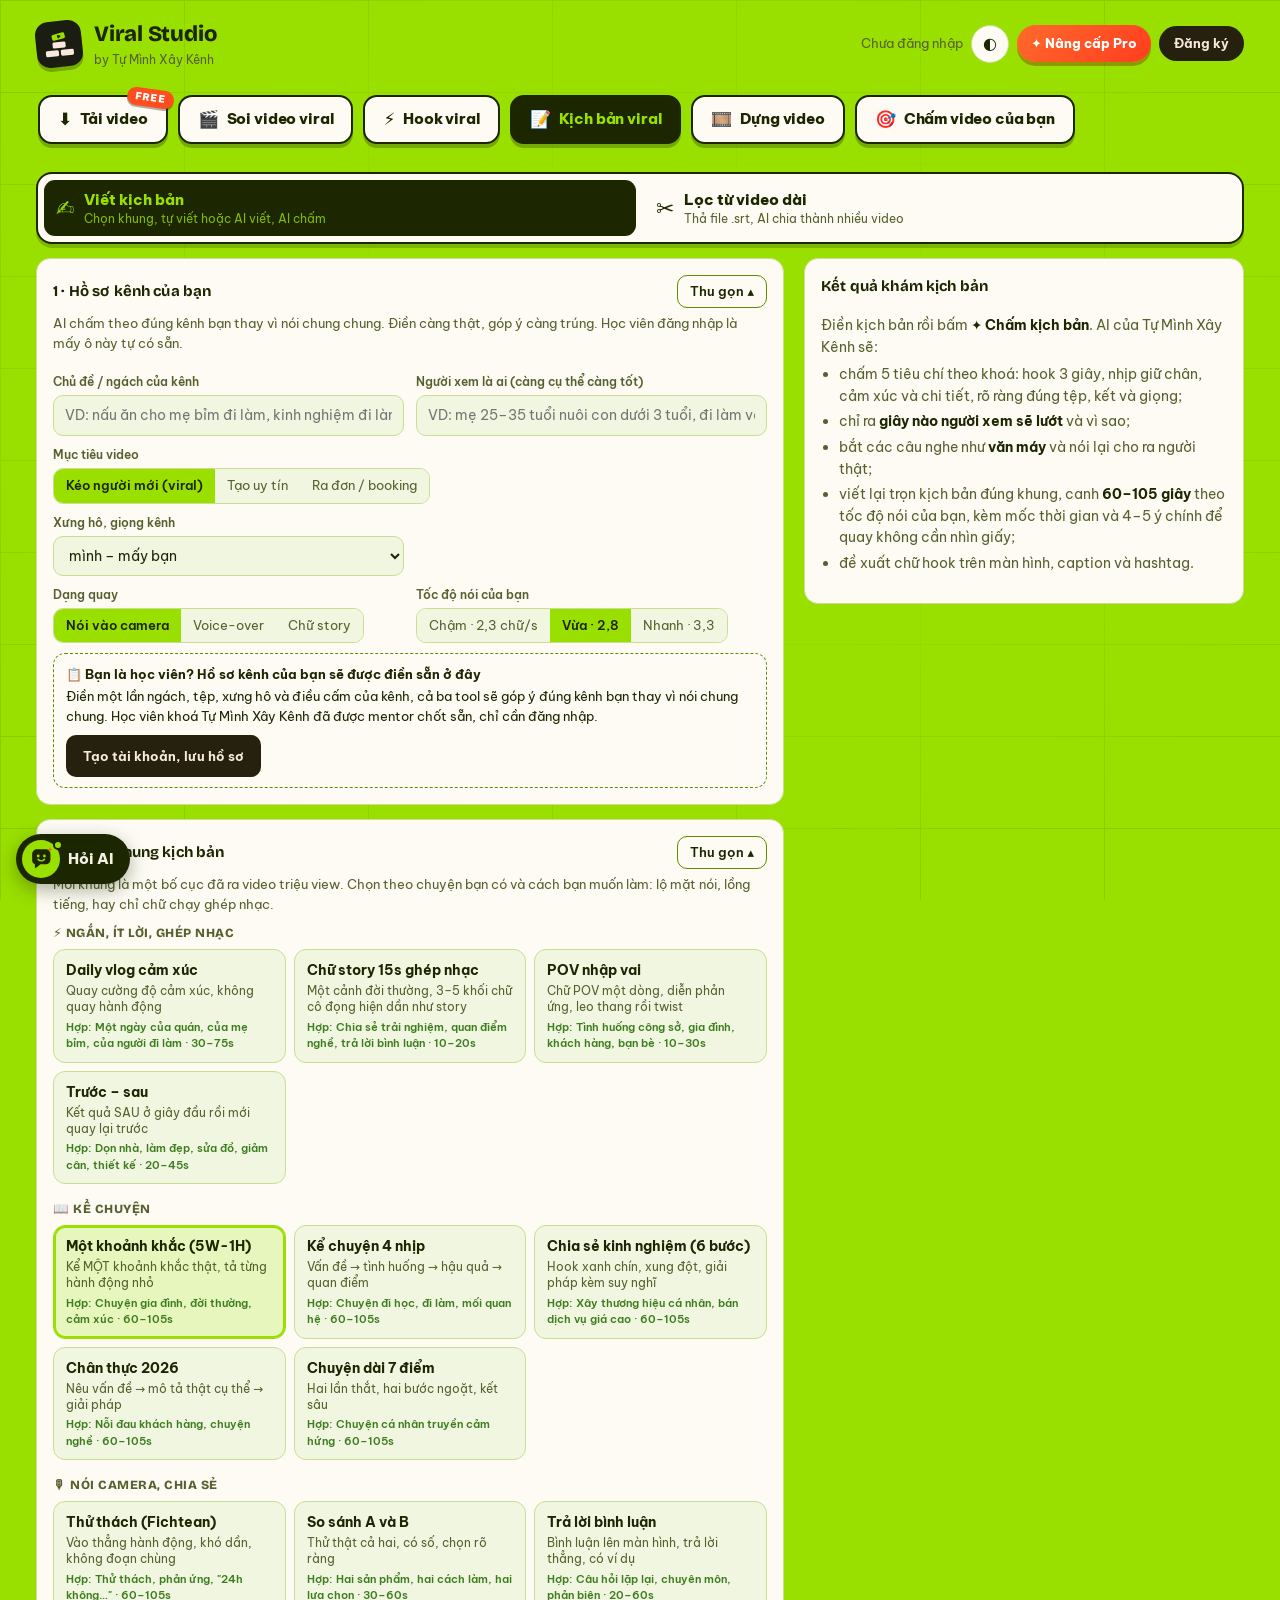
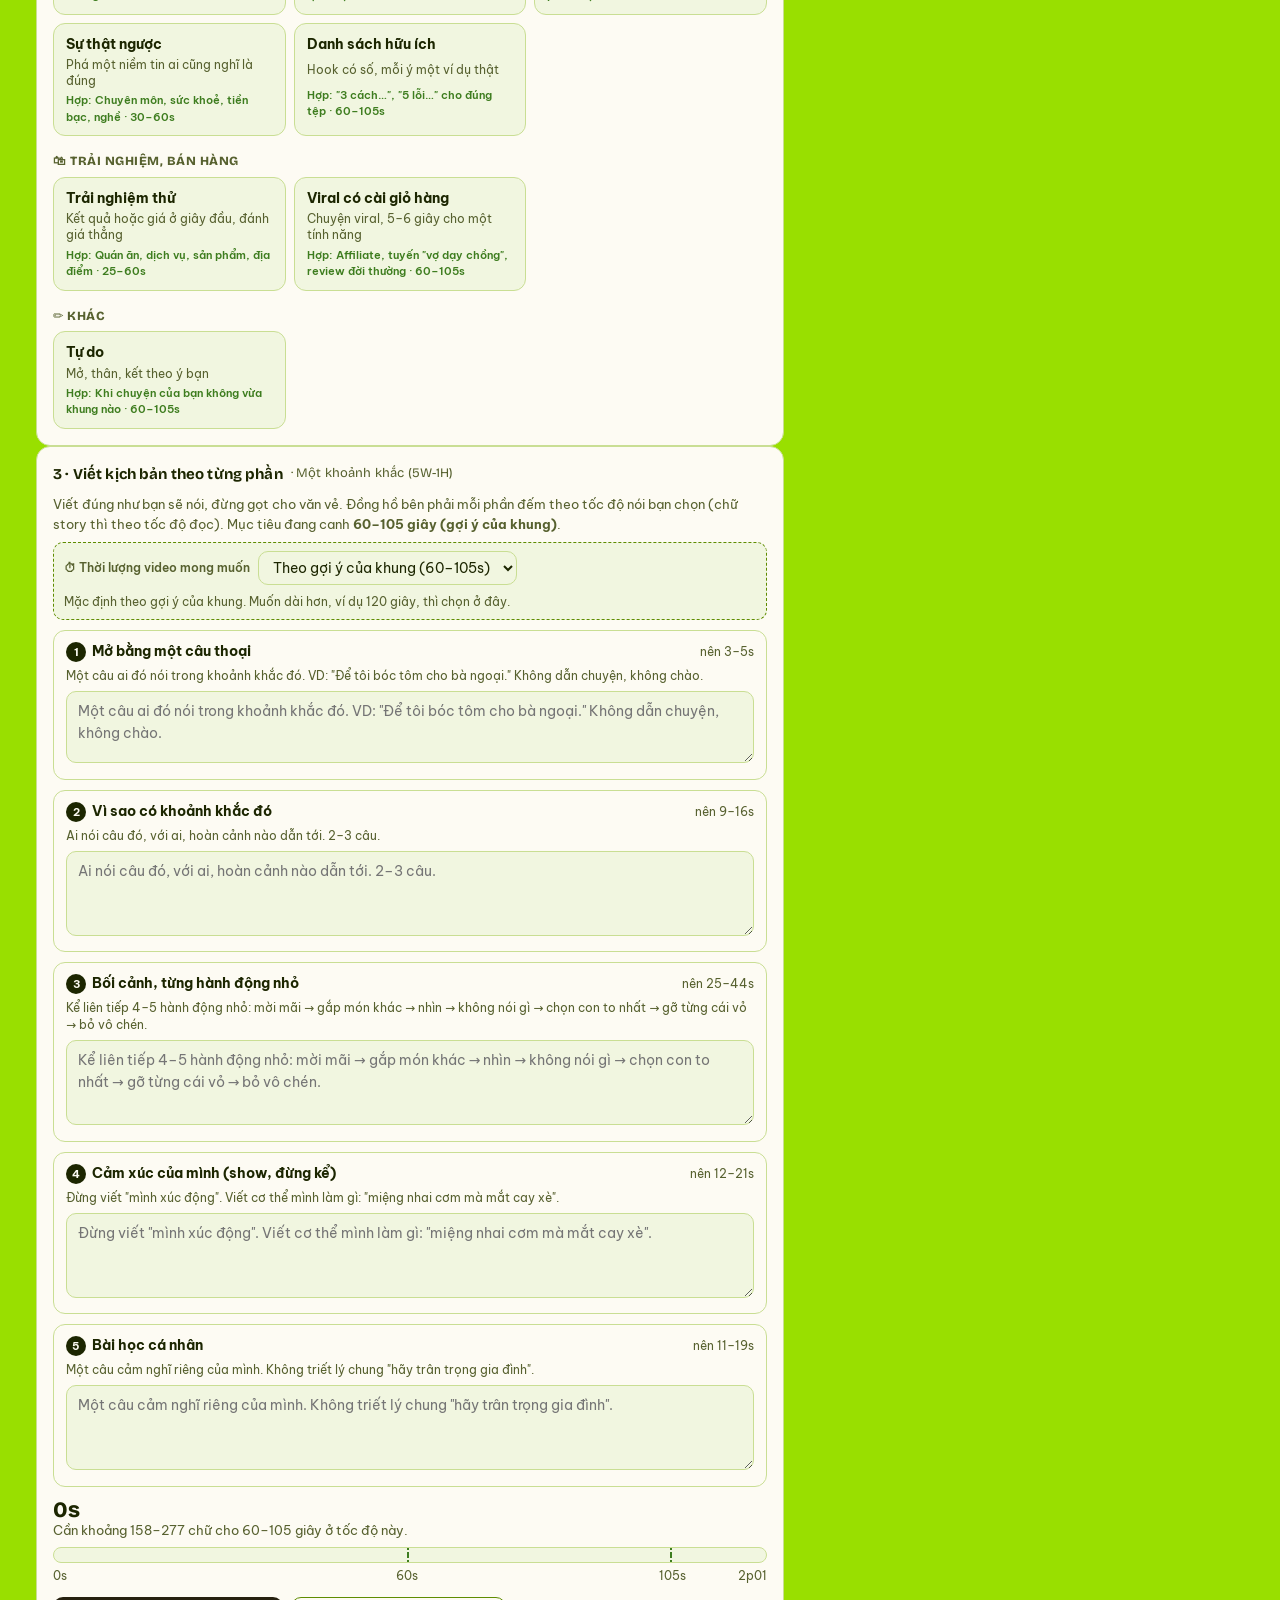
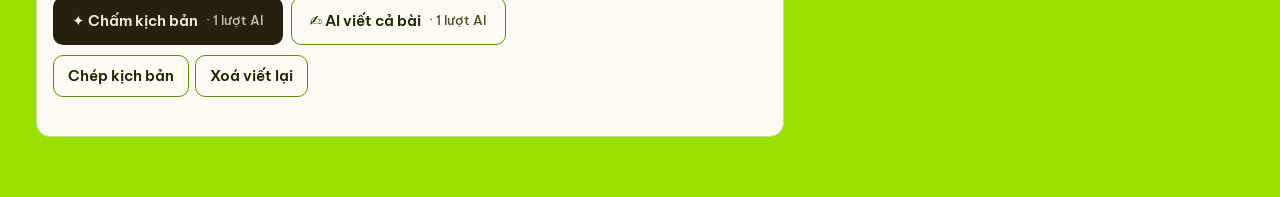
<file: tools/kich-ban.html>
<!doctype html>
<html lang="vi">
<head>
<meta charset="utf-8">
<meta name="viewport" content="width=device-width, initial-scale=1, viewport-fit=cover">
<title>Viral Studio · Kịch bản viral · Tự Mình Xây Kênh</title>
<link rel="icon" type="image/svg+xml" href="data:image/svg+xml,%3Csvg%20xmlns%3D%22http%3A//www.w3.org/2000/svg%22%20viewBox%3D%220%200%2064%2064%22%3E%3Cg%20transform%3D%22rotate%28-9%2032%2017%29%22%3E%3Crect%20x%3D%2219%22%20y%3D%2211%22%20width%3D%2226%22%20height%3D%2212%22%20rx%3D%223%22%20fill%3D%22%2399df00%22/%3E%3Cpath%20d%3D%22M30%2014.4v5.2a1%201%200%200%200%201.52.86l4.6-2.6a1%201%200%200%200%200-1.72l-4.6-2.6A1%201%200%200%200%2030%2014.4z%22%20fill%3D%22%2326210f%22/%3E%3C/g%3E%3Crect%20x%3D%2219%22%20y%3D%2228%22%20width%3D%2226%22%20height%3D%2212%22%20rx%3D%223%22%20fill%3D%22%2326210f%22/%3E%3Crect%20x%3D%224%22%20y%3D%2244%22%20width%3D%2226%22%20height%3D%2212%22%20rx%3D%223%22%20fill%3D%22%2326210f%22/%3E%3Crect%20x%3D%2234%22%20y%3D%2244%22%20width%3D%2226%22%20height%3D%2212%22%20rx%3D%223%22%20fill%3D%22%2326210f%22/%3E%3C/svg%3E">
<meta name="description" content="Nhập kịch bản theo khung, AI của Tự Mình Xây Kênh chấm theo khoá, dự đoán điểm người xem rời, canh đúng 60–105 giây theo tốc độ nói và viết lại bằng giọng người thật.">
<link rel="preconnect" href="https://fonts.googleapis.com">
<link rel="preconnect" href="https://fonts.gstatic.com" crossorigin>
<link href="https://fonts.googleapis.com/css2?family=Be+Vietnam+Pro:wght@400;500;600;700;800;900&family=Bricolage+Grotesque:opsz,wght@12..96,500;12..96,700;12..96,800&display=swap" rel="stylesheet">
<style>
  :root{
    --paper:#F9E8DD; --ink:#26210F; --lime:#99DF00; --moss:#1B220D;
    --bg:#99DF00; --surface:#FDFBF3; --surface-2:#F1F6E0; --line:#C9DE93; --line-strong:#5F8C00;
    --text:#1C2600; --muted:#57612F; --accent:#99DF00; --accent-ink:#1C2600; --accent-soft:#E6F6BC;
    --pro:#26210F; --pro-text:#F9E8DD; --danger:#B4432A; --warn:#B8860B; --ok:#3E7D1F;
    --radius:14px; --shadow:0 10px 30px rgba(38,33,15,.10);
    --font-ui:'Be Vietnam Pro', system-ui, -apple-system, 'Segoe UI', sans-serif;
    --font-display:'Bricolage Grotesque', 'Be Vietnam Pro', system-ui, sans-serif;
  }
  @media (prefers-color-scheme: dark){
    :root:not([data-theme="light"]){
      color-scheme:dark;
      --bg:#0B0C08; --surface:#15170F; --surface-2:#1E2114; --line:#4E6E10; --line-strong:#99DF00;
      --text:#F3F0E4; --muted:#B7B89A; --accent:#99DF00; --accent-ink:#0B0C08; --accent-soft:#233207;
      --pro:#99DF00; --pro-text:#1B220D; --shadow:0 10px 30px rgba(0,0,0,.35);
    }
  }
  :root[data-theme="dark"]{
    color-scheme:dark;
    --bg:#0B0C08; --surface:#15170F; --surface-2:#1E2114; --line:#4E6E10; --line-strong:#99DF00;
    --text:#F3F0E4; --muted:#B7B89A; --accent:#99DF00; --accent-ink:#0B0C08; --accent-soft:#233207;
    --pro:#99DF00; --pro-text:#1B220D; --shadow:0 10px 30px rgba(0,0,0,.35);
  }
  *{box-sizing:border-box}
  [hidden]{display:none!important}
  body{margin:0;background:var(--bg);color:var(--text);font-family:var(--font-ui);font-size:14.5px;line-height:1.5}
  body::before{content:"";position:fixed;inset:0;z-index:-1;pointer-events:none;opacity:.09;filter:blur(.6px);background-image:linear-gradient(#1c2600 1.5px,transparent 1.5px),linear-gradient(90deg,#1c2600 1.5px,transparent 1.5px);background-size:100% 92px,184px 100%;-webkit-mask-image:radial-gradient(ellipse 62% 58% at 50% 45%,transparent 0,transparent 38%,rgba(0,0,0,.55) 72%,#000 100%);mask-image:radial-gradient(ellipse 62% 58% at 50% 45%,transparent 0,transparent 38%,rgba(0,0,0,.55) 72%,#000 100%)}
  :root[data-theme="dark"] body::before{opacity:.07;background-image:linear-gradient(#99DF00 1px,transparent 1px),linear-gradient(90deg,#99DF00 1px,transparent 1px)}
  @media (prefers-color-scheme: dark){:root:not([data-theme="light"]) body::before{opacity:.07;background-image:linear-gradient(#99DF00 1px,transparent 1px),linear-gradient(90deg,#99DF00 1px,transparent 1px)}}
  .wrap{max-width:1240px;margin:0 auto;padding-inline:16px;padding-block:18px 60px}
  header.top{display:flex;align-items:center;justify-content:space-between;gap:16px;flex-wrap:wrap;margin-bottom:18px}
  .brand{display:flex;align-items:center;gap:12px;text-decoration:none;color:inherit}
  .tmxk-logo{width:38px;height:38px;flex:none}
  .tmxk-logo .ink{fill:var(--text)}
  .brand h1{font-family:var(--font-display);font-weight:800;font-size:22px;margin:0;letter-spacing:-.01em}
  .brand p{margin:0;color:var(--muted);font-size:12px}
  .row{display:flex;align-items:center;gap:10px;flex-wrap:wrap}
  .theme-btn{width:38px;height:38px;border-radius:50%;border:1px solid var(--line);background:var(--surface);color:var(--text);cursor:pointer;font-size:16px}
  .pill{border:1px solid var(--line-strong);background:var(--surface);color:var(--text);border-radius:999px;padding:7px 14px;font:inherit;font-weight:700;cursor:pointer;text-decoration:none;font-size:13px}
  .pill.pro{background:var(--pro);color:var(--pro-text);border-color:transparent}
  .feat-tabs{display:flex;align-items:flex-start;gap:10px;margin:-2px 0 18px;padding:4px 2px 10px;overflow-x:auto;scrollbar-width:none}
  .ft{flex:none;display:inline-flex;align-items:center;gap:8px;border-radius:14px;padding:11px 18px;font-size:15px;font-weight:800;letter-spacing:-.01em;text-decoration:none;border:2px solid var(--text);color:var(--text);background:var(--surface);box-shadow:0 4px 0 rgba(28,38,0,.28);transition:transform .15s,box-shadow .15s}
  .ft .fi{font-size:17px;line-height:1}
  .ft:hover{transform:translateY(-2px);box-shadow:0 6px 0 rgba(28,38,0,.28)}
  .ft.on,.ft.on:hover{background:var(--text);color:#99DF00;transform:none;box-shadow:0 4px 0 rgba(28,38,0,.28)}
  :root[data-theme="dark"] .ft{border-color:#99DF00;box-shadow:0 4px 0 rgba(153,223,0,.32)}
  :root[data-theme="dark"] .ft.on{background:#99DF00;color:#0B0C08;box-shadow:0 4px 0 rgba(153,223,0,.32)}
  @media (prefers-color-scheme: dark){:root:not([data-theme="light"]) .ft{border-color:#99DF00;box-shadow:0 4px 0 rgba(153,223,0,.32)} :root:not([data-theme="light"]) .ft.on{background:#99DF00;color:#0B0C08;box-shadow:0 4px 0 rgba(153,223,0,.32)}}
  @media (max-width:520px){.feat-tabs{display:grid;grid-template-columns:repeat(2,1fr);gap:8px;overflow:visible}.ft{flex-direction:column;justify-content:center;gap:4px;padding:9px 6px;font-size:13px;text-align:center;line-height:1.2}.ft .fi{font-size:19px}}
  @media (max-width:520px){.feat-tabs .ft:last-child:nth-child(odd){grid-column:span 2;flex-direction:row;gap:8px}}
  /* điện thoại: nút chọn cao đủ bấm, chia đều hàng; ô nhập 16px để iPhone không tự phóng to */
  @media (max-width:520px){
    .seg{display:flex;width:100%}
    .seg button{flex:1 1 auto;min-height:42px;padding:9px 10px;font-size:13.5px}
    input:not([type=checkbox]):not([type=radio]):not([type=range]),select,textarea{font-size:16px}
    button,.pill{min-height:38px}
    .theme-btn{min-height:0}
  }
  .grid{display:grid;grid-template-columns:minmax(0,1fr) 440px;gap:20px;align-items:start}
  .col{display:flex;flex-direction:column;gap:14px;min-width:0}
  .card{background:var(--surface);border:1px solid var(--line);border-radius:var(--radius);padding:16px}
  .card h2{font-family:var(--font-display);font-weight:700;font-size:15px;margin:0 0 10px;display:flex;align-items:center;gap:8px;letter-spacing:.01em}
  .hint{color:var(--muted);font-size:13px;margin:0 0 10px}
  .lbl{display:block;font-size:12px;color:var(--muted);margin:10px 0 4px;font-weight:600}
  input[type=text],select,textarea{width:100%;font:inherit;font-size:14px;color:var(--text);background:var(--surface-2);border:1px solid var(--line);border-radius:10px;padding:9px 11px}
  textarea{resize:vertical;min-height:72px;line-height:1.55}
  input:focus,select:focus,textarea:focus{outline:2px solid var(--accent);border-color:transparent}
  .two{display:grid;grid-template-columns:1fr 1fr;gap:0 12px}
  .seg{display:inline-flex;border:1px solid var(--line);border-radius:10px;overflow:hidden;flex-wrap:wrap}
  .seg button{font:inherit;font-size:13px;border:0;background:var(--surface-2);color:var(--muted);padding:7px 12px;cursor:pointer}
  .seg button[aria-pressed="true"]{background:var(--accent);color:var(--accent-ink);font-weight:600}
  .btn{font:inherit;font-weight:600;border:1px solid var(--line-strong);background:var(--surface);color:var(--text);border-radius:10px;padding:9px 14px;cursor:pointer;display:inline-flex;align-items:center;gap:8px;text-decoration:none}
  .btn.pro{background:var(--pro);color:var(--pro-text);border-color:transparent}
  .btn.lg{padding:12px 18px;font-size:15px}
  .btn.wide{width:100%;justify-content:center}
  .btn:disabled{opacity:.55;cursor:default}
  .linkbtn{border:0;background:none;color:var(--text);font:inherit;font-weight:700;text-decoration:underline;cursor:pointer;padding:0}
  .status{font-size:13px;color:var(--muted);margin-top:8px;min-height:1.2em}
  .status.err{color:var(--danger)} .status.ok{color:var(--ok)}
  .spinner{display:inline-block;width:14px;height:14px;border:2px solid currentColor;border-right-color:transparent;border-radius:50%;animation:spin .8s linear infinite;vertical-align:-2px;margin-right:6px}
  @keyframes spin{to{transform:rotate(360deg)}}
  .lock{background:var(--pro);color:var(--pro-text);font-size:9.5px;font-weight:800;letter-spacing:.08em;padding:2px 6px;border-radius:999px;vertical-align:2px}
  .toast{position:fixed;left:50%;bottom:calc(env(safe-area-inset-bottom,0px) + 18px);transform:translateX(-50%);background:var(--ink);color:var(--paper);padding:10px 16px;border-radius:999px;font-size:13px;box-shadow:var(--shadow);opacity:0;transition:.2s;pointer-events:none;z-index:30;max-width:92vw;text-align:center}
  .toast.show{opacity:1}
  /* khung */
  .khung-grid{display:grid;grid-template-columns:repeat(auto-fill,minmax(180px,1fr));gap:8px}
  .khung{text-align:left;border:1.5px solid var(--line);background:var(--surface-2);color:var(--text);border-radius:12px;padding:10px 12px;font:inherit;cursor:pointer;display:grid;gap:3px}
  .khung b{font-size:13.5px}
  .khung small{color:var(--muted);font-size:12px;line-height:1.35}
  .khung[aria-pressed="true"]{border-color:var(--accent);background:var(--accent-soft);box-shadow:0 0 0 2px var(--accent) inset}
  .khung .use{font-size:11px;color:var(--ok);font-weight:600}
  .story-xem{margin:14px auto 4px;max-width:300px}
  .story-khung{aspect-ratio:9/16;border-radius:14px;background:linear-gradient(160deg,#5b6b78,#2b3540 60%,#1d2329);display:flex;flex-direction:column;justify-content:center;align-items:center;gap:7px;padding:22px 14px;overflow:hidden}
  .story-khung span{background:rgba(20,20,20,.62);color:#fff;font-weight:700;font-size:14px;line-height:1.3;text-align:center;border-radius:6px;padding:5px 9px;max-width:100%;white-space:pre-line;opacity:0;animation:storyHien .5s ease forwards}
  .story-khung em{color:#cfd6dc;font-style:normal;font-size:12px}
  @keyframes storyHien{from{opacity:0;transform:translateY(6px)}to{opacity:1;transform:none}}
  @media (prefers-reduced-motion:reduce){.story-khung span{animation:none;opacity:1}}
  .khung-nhom{grid-column:1/-1;font-family:var(--font-display);font-weight:800;font-size:12.5px;letter-spacing:.04em;text-transform:uppercase;color:var(--muted);margin:8px 0 -2px}
  .khung-nhom:first-child{margin-top:0}
  .khung-hang{display:contents}
  @media (max-width:640px){
    .khung-grid{display:block}
    .khung-nhom{margin:14px 0 6px}
    .khung-hang{display:flex;gap:8px;overflow-x:auto;scroll-snap-type:x mandatory;padding:2px 2px 6px;scrollbar-width:none}
    .khung-hang::-webkit-scrollbar{display:none}
    .khung-hang .khung{flex:0 0 72%;scroll-snap-align:start;align-content:start}
    .khung-hang .khung:only-child{flex-basis:100%}
  }
  .tl-lbl-moc{position:relative;height:16px}
  .tl-lbl-moc .moc{position:absolute;transform:translateX(-50%)}
  .tl-lbl-moc span:last-child{position:absolute;right:0}
  /* phần kịch bản */
  .phan{border:1px solid var(--line);border-radius:12px;padding:10px 12px;margin-top:10px;background:var(--surface)}
  .phan-head{display:flex;justify-content:space-between;align-items:baseline;gap:8px;margin-bottom:6px}
  .phan-head b{font-size:13.5px}
  .phan-head b i{display:inline-block;width:20px;height:20px;border-radius:50%;background:var(--text);color:var(--surface);font-style:normal;font-size:11px;text-align:center;line-height:20px;margin-right:6px}
  .phan-time{font-size:12px;color:var(--muted);white-space:nowrap}
  .phan-time.bad{color:var(--danger)} .phan-time.warn{color:var(--warn)} .phan-time.ok{color:var(--ok)}
  .phan small.tip{display:block;color:var(--muted);font-size:12px;margin-bottom:6px;line-height:1.4}
  .tl{margin-top:12px}
  .tl-bar{position:relative;height:16px;border-radius:999px;background:var(--surface-2);overflow:hidden;border:1px solid var(--line)}
  .tl-bar i{position:absolute;top:0;bottom:0}
  .tl-band{position:absolute;top:-4px;bottom:-4px;border-left:2px dashed var(--ok);border-right:2px dashed var(--ok);pointer-events:none}
  .tl-lbl{display:flex;justify-content:space-between;font-size:12px;color:var(--muted);margin-top:4px}
  .tl-total{font-size:22px;font-family:var(--font-display);font-weight:800;line-height:1}
  .tl-total.bad{color:var(--danger)} .tl-total.warn{color:var(--warn)} .tl-total.ok{color:var(--ok)}
  .tl-drop{position:absolute;top:-6px;width:0;height:0;border-left:7px solid transparent;border-right:7px solid transparent;border-top:9px solid var(--danger);transform:translateX(-50%)}
  /* kết quả */
  .score-wrap{display:flex;gap:14px;align-items:center}
  .ring{--p:0;width:96px;height:96px;border-radius:50%;background:conic-gradient(var(--accent) calc(var(--p)*1%),var(--surface-2) 0);display:grid;place-items:center;flex:none}
  .ring b{width:74px;height:74px;border-radius:50%;background:var(--surface);display:grid;place-items:center;font-family:var(--font-display);font-size:26px;font-weight:800}
  .ring b small{font-size:10px;color:var(--muted);font-weight:600;display:block;text-align:center;line-height:1}
  .bars{flex:1;display:grid;gap:5px;min-width:0}
  .bar{display:grid;grid-template-columns:118px 1fr 28px;gap:8px;align-items:center;font-size:12px}
  .bar span:last-child{text-align:right;font-weight:700}
  .bar i{height:8px;border-radius:999px;background:var(--surface-2);overflow:hidden;display:block}
  .bar i b{display:block;height:100%;background:var(--accent);border-radius:999px}
  .verdict{margin:12px 0 0;padding:10px 12px;border-left:3px solid var(--text);background:var(--surface-2);border-radius:0 10px 10px 0;font-size:14px;line-height:1.5}
  .kq h3{font-size:13px;margin:16px 0 6px;text-transform:uppercase;letter-spacing:.06em;color:var(--muted)}
  .kq ul{margin:0;padding-left:18px}
  .kq li{margin:4px 0}
  .box{background:var(--surface-2);border-radius:10px;padding:10px 12px;font-size:13.5px;line-height:1.5}
  .box.praise{background:var(--accent-soft)}
  .drop{display:grid;grid-template-columns:52px 1fr;gap:8px;padding:8px 0;border-top:1px dashed var(--line)}
  .drop:first-child{border-top:0}
  .drop b{color:var(--danger);font-size:16px;font-family:var(--font-display)}
  .drop q{display:block;font-style:italic;color:var(--muted);font-size:12.5px}
  .rw{border:1px solid var(--line);border-radius:10px;padding:8px 10px;margin-top:6px}
  .rw .tc{font-family:var(--font-display);font-weight:700;font-size:12px;color:var(--ok);margin-right:8px}
  .rw b{font-size:13px}
  .rw p{margin:6px 0 4px;white-space:pre-wrap;line-height:1.55}
  .rw small{color:var(--muted);font-size:12px}
  .giong{display:grid;grid-template-columns:1fr 1fr;gap:6px 10px;font-size:13px}
  .giong .m{color:var(--danger);text-decoration:line-through;text-decoration-color:rgba(180,67,42,.5)}
  .giong .n{color:var(--ok)}
  .kq .row{margin-top:10px}
  .tags span{display:inline-block;background:var(--surface-2);border-radius:999px;padding:3px 9px;font-size:12px;margin:2px 4px 2px 0}
  .quota{font-size:12.5px;color:var(--muted)}
  .empty{color:var(--muted);font-size:13.5px;line-height:1.6;padding:8px 0}
  .empty b{color:var(--text)}
  .upsell{position:fixed;inset:0;background:rgba(20,18,8,.6);display:none;place-items:center;padding:20px;z-index:10}
  .upsell.show{display:grid}
  .upsell .box2{background:var(--surface);border-radius:20px;padding:22px;max-width:440px;width:100%;box-shadow:var(--shadow)}
  .upsell h3{margin:0 0 6px;font-family:var(--font-display);font-size:20px}
  /* hai tab của tool: viết kịch bản · lọc từ video dài */
  .kb-tabs{position:sticky;top:0;z-index:5;display:grid;grid-template-columns:1fr 1fr;gap:8px;margin:0 0 14px;padding:6px;border-radius:16px;background:var(--surface);border:2px solid var(--text);box-shadow:0 4px 0 rgba(28,38,0,.22)}
  .kb-tabs button{display:flex;align-items:center;gap:10px;text-align:left;font:inherit;color:var(--text);background:transparent;border:0;border-radius:11px;padding:9px 12px;cursor:pointer}
  .kb-tabs button .ti{font-size:22px;line-height:1}
  .kb-tabs button b{display:block;font-size:15px;font-weight:800}
  .kb-tabs button small{display:block;font-size:12px;color:var(--muted);line-height:1.3}
  .kb-tabs button:hover{background:var(--surface-2)}
  .kb-tabs button[aria-selected="true"]{background:var(--text);color:var(--bg)}
  .kb-tabs button[aria-selected="true"] small{color:inherit;opacity:.8}
  :root[data-theme="dark"] .kb-tabs button[aria-selected="true"]{background:var(--accent);color:var(--accent-ink)}
  @media (prefers-color-scheme: dark){:root:not([data-theme="light"]) .kb-tabs button[aria-selected="true"]{background:var(--accent);color:var(--accent-ink)}}
  .kb-tabs button:focus-visible{outline:2px solid var(--accent);outline-offset:2px}
  @media (max-width:520px){.kb-tabs button{padding:8px;gap:6px}.kb-tabs button .ti{font-size:18px}.kb-tabs button b{font-size:13.5px}.kb-tabs button small{display:none}}
  .grid.mot-cot{grid-template-columns:minmax(0,1fr)}
  .grid.mot-cot #colKq{display:none}
  .khung-dau{display:flex;align-items:center;justify-content:space-between;gap:10px;margin-bottom:6px}
  .khung-dau h2{margin:0}
  .khung-dau .btn{padding:6px 12px;font-size:13px}
  .khung-dang{display:flex;align-items:center;gap:10px;flex-wrap:wrap;padding:10px 12px;border-radius:12px;background:var(--accent-soft);border:1.5px solid var(--accent);font-size:13px}
  .khung-dang b{font-size:14.5px}
  .khung-dang span{color:var(--muted)}
  .giay-dich{display:flex;align-items:center;gap:8px;flex-wrap:wrap;margin:-2px 0 6px;padding:8px 10px;border:1px dashed var(--line-strong);border-radius:10px;background:var(--surface-2)}
  .giay-dich select{width:auto;flex:0 1 auto;padding:6px 10px;font-size:13.5px}
  .giay-tuy{display:inline-flex;align-items:center;gap:4px;font-size:13px}
  .giay-tuy input{width:64px!important;padding:6px 8px!important;text-align:center}
  .giay-dich .note{flex-basis:100%;margin:0;font-size:12px;color:var(--muted)}
  /* lọc kịch bản từ file phụ đề */
  .loc summary{list-style:none;cursor:pointer;display:flex;align-items:center;justify-content:space-between;gap:10px}
  .loc summary::-webkit-details-marker{display:none}
  .loc summary h2{margin:0}
  .loc summary .mo{font-size:12px;font-weight:700;color:var(--muted);white-space:nowrap}
  .loc[open] summary .mo{display:none}
  .loc-moi{display:inline-block;background:var(--pro);color:var(--pro-text);font-size:10px;font-weight:800;letter-spacing:.06em;padding:2px 7px;border-radius:999px}
  .tha{display:grid;place-items:center;gap:4px;text-align:center;border:2px dashed var(--line-strong);border-radius:12px;padding:18px 12px;background:var(--surface-2);cursor:pointer;margin-top:10px}
  .tha.keo{background:var(--accent-soft);border-color:var(--accent)}
  .tha b{font-size:14.5px}
  .tha small{color:var(--muted);font-size:12px}
  .tha input{position:absolute;width:1px;height:1px;opacity:0;pointer-events:none}
  .loc-file{display:flex;align-items:center;justify-content:space-between;gap:8px;flex-wrap:wrap;margin-top:10px;padding:9px 12px;border-radius:10px;background:var(--accent-soft);font-size:13px}
  .loc-file b{font-size:13.5px}
  .loc-xem{max-height:180px;overflow:auto;font-size:12.5px;line-height:1.5;background:var(--surface-2);border-radius:10px;padding:8px 10px;margin-top:6px;white-space:pre-wrap}
  .loc-tt{border:1px solid var(--line);border-radius:12px;padding:12px;margin-top:12px;background:var(--surface-2)}
  .loc-tt p{margin:4px 0}
  .loc-so{font-family:var(--font-display);font-weight:800;font-size:20px}
  .loc-series{border-left:3px solid var(--accent);padding:8px 12px;margin-top:10px;background:var(--surface);border-radius:0 10px 10px 0}
  .loc-truc{position:relative;height:26px;border-radius:8px;background:var(--surface-2);border:1px solid var(--line);margin:14px 0 2px;overflow:hidden}
  .loc-truc i{position:absolute;top:0;bottom:0;display:grid;place-items:center;font-style:normal;font-size:10.5px;font-weight:800;color:#fff;min-width:3px;overflow:hidden}
  .loc-truc i.bo{background:repeating-linear-gradient(45deg,rgba(180,67,42,.35) 0 4px,transparent 4px 8px)}
  .loc-truc i.tat{opacity:.28}
  .loc-truc + .tl-lbl{gap:8px} .loc-truc + .tl-lbl span:nth-child(2){text-align:center}
  .loc-chon{display:flex;justify-content:space-between;align-items:center;gap:8px;flex-wrap:wrap;margin:14px 0 4px;font-size:13px}
  .loc-v{border:1.5px solid var(--line);border-radius:12px;padding:12px;margin-top:10px;background:var(--surface)}
  .loc-v.chon{border-color:var(--accent);box-shadow:0 0 0 1px var(--accent) inset}
  .loc-v-dau{display:grid;grid-template-columns:auto 1fr;gap:10px;align-items:start}
  .loc-v-dau input{width:20px;height:20px;margin-top:2px;accent-color:var(--line-strong)}
  .loc-v-ten{font-weight:800;font-size:14.5px;line-height:1.35}
  .loc-v-ten .phan{display:inline-block;color:#fff;font-size:11px;font-weight:800;border-radius:6px;padding:1px 7px;margin-right:6px;vertical-align:1px}
  .loc-chip{display:flex;flex-wrap:wrap;gap:5px;margin-top:6px}
  .loc-chip span{font-size:11.5px;background:var(--surface-2);border-radius:999px;padding:2px 9px;font-weight:600}
  .loc-chip .hot{background:var(--pro);color:var(--pro-text)}
  .loc-hook{margin:10px 0 6px;padding:8px 10px;border-radius:10px;background:var(--ink);color:var(--paper);font-weight:800;font-size:15px;line-height:1.3;white-space:pre-line;text-align:center}
  .loc-hook b{color:var(--lime)}
  .loc-dl{display:grid;grid-template-columns:96px 1fr;gap:4px 10px;font-size:13px;margin-top:6px}
  .loc-dl dt{color:var(--muted);font-weight:600}
  .loc-dl dd{margin:0}
  .loc-cat{display:flex;flex-wrap:wrap;gap:5px}
  .loc-cat span{font-family:var(--font-display);font-weight:700;font-size:12px;border:1px solid var(--line-strong);border-radius:6px;padding:1px 6px}
  .loc-v.giu{border-color:var(--ok);box-shadow:0 0 0 2px var(--ok) inset}
  .loc-v.bo{opacity:.55}
  .loc-gy{margin-top:12px;padding-top:10px;border-top:1px dashed var(--line);display:grid;gap:6px}
  .loc-gy-nhan{font-size:12px;font-weight:700;color:var(--muted)}
  .loc-gy .seg{width:max-content;max-width:100%}
  .loc-gy input{width:100%;font:inherit;font-size:14px;color:var(--text);background:var(--surface-2);border:1px solid var(--line);border-radius:10px;padding:8px 11px}
  .loc-gyc{margin-top:16px;padding:14px;border:2px solid var(--text);border-radius:14px;background:var(--surface-2)}
  .loc-gyc h3{margin:0 0 4px!important;color:var(--text)!important;font-size:15px!important;text-transform:none!important;letter-spacing:0!important}
  .loc-gy-chip{display:flex;flex-wrap:wrap;gap:6px;margin:8px 0}
  .loc-gy-chip button{font:inherit;font-size:12.5px;border:1px solid var(--line-strong);background:var(--surface);color:var(--text);border-radius:999px;padding:5px 10px;cursor:pointer}
  .loc-gy-chip button:hover{background:var(--accent-soft)}
  .loc-gy-tom{font-size:13px;font-weight:600;margin:8px 0}
  .loc-gyc details{margin-top:10px;font-size:12.5px}
  .loc-gyc details summary{cursor:pointer;color:var(--muted);font-weight:600}
  @media (max-width:520px){.loc-gy .seg{width:100%}}
  .loc-bc{margin-top:12px;border:1px solid var(--line);border-radius:12px;overflow:hidden}
  .loc-bc-tde{background:var(--surface-2);font-weight:800;font-size:13px;padding:8px 12px;border-bottom:1px solid var(--line)}
  .loc-bp{padding:10px 12px;border-top:1px dashed var(--line)}
  .loc-bp:nth-child(2){border-top:0}
  .loc-bp.them{background:repeating-linear-gradient(135deg,transparent 0 10px,rgba(184,134,11,.07) 10px 20px)}
  .loc-bp-dau{display:flex;align-items:center;gap:8px;flex-wrap:wrap}
  .loc-bp-dau i{flex:none;width:22px;height:22px;border-radius:50%;background:var(--text);color:var(--surface);font-style:normal;font-size:11.5px;font-weight:800;display:grid;place-items:center}
  .loc-bp-dau b{font-size:13.5px}
  .loc-bp-dau .loc-cat{margin-left:auto}
  .loc-cat .quay{border-color:var(--warn);color:var(--warn)}
  .loc-bp p{margin:6px 0 0;font-size:14px;line-height:1.6;white-space:pre-wrap}
  .loc-bp small{display:block;color:var(--muted);font-size:12px;margin-top:4px}
  .loc-nhac{margin:10px 0 0;padding:8px 10px;border-radius:10px;background:rgba(184,134,11,.12);font-size:13px}
  .loc-goc{margin-top:10px;border:1.5px solid var(--line-strong);border-radius:10px;background:var(--accent-soft)}
  .loc-goc summary{list-style:none;cursor:pointer;display:flex;align-items:center;justify-content:space-between;gap:8px;padding:10px 12px;font-weight:800;font-size:13.5px}
  .loc-goc summary::-webkit-details-marker{display:none}
  .loc-goc summary small{font-weight:600;color:var(--muted);font-size:12px}
  .loc-goc summary::after{content:"▾";font-size:14px;transition:transform .15s}
  .loc-goc[open] summary::after{transform:rotate(180deg)}
  .loc-goc .loc-xem{margin:0 10px 10px;max-height:260px;background:var(--surface)}
  @media (max-width:520px){.loc-bp-dau .loc-cat{margin-left:30px;width:100%}}
  .loc-v .row{margin-top:10px}
  .loc-ds{margin:4px 0 0;padding-left:18px;font-size:13px}
  .loc-ds li{margin:3px 0}
  .loc-ds .t{font-family:var(--font-display);font-weight:700;font-size:12px;margin-right:6px}
  @media (max-width:520px){.loc-dl{grid-template-columns:1fr}.loc-dl dt{margin-top:4px}}
  @media (max-width:900px){
    .grid{grid-template-columns:1fr}
    .two{grid-template-columns:1fr}
    .bar{grid-template-columns:96px 1fr 28px}
    .brand h1{font-size:19px}
  }
</style>
<link rel="stylesheet" href="dien-thoai.css?v=202610161600">
<script src="dien-thoai.js?v=202610161600" defer></script>
</head>
<body>
<div class="wrap">
  <header class="top">
    <a class="brand" href="../index.html" aria-label="Tự Mình Xây Kênh, về trang chủ">
      <svg class="tmxk-logo" viewBox="0 0 64 64" aria-hidden="true"><g transform="rotate(-9 32 17)"><rect x="19" y="11" width="26" height="12" rx="3" fill="#99df00"/><path d="M30 14.4v5.2a1 1 0 0 0 1.52.86l4.6-2.6a1 1 0 0 0 0-1.72l-4.6-2.6A1 1 0 0 0 30 14.4z" fill="#26210f"/></g><rect class="ink" x="19" y="28" width="26" height="12" rx="3"/><rect class="ink" x="4" y="44" width="26" height="12" rx="3"/><rect class="ink" x="34" y="44" width="26" height="12" rx="3"/></svg>
      <div><h1>Viral Studio</h1><p>by Tự Mình Xây Kênh</p></div>
    </a>
    <div class="row" style="gap:8px">
      <span class="quota" id="quota"></span>
      <button class="theme-btn" id="themeBtn" type="button" aria-label="Đổi giao diện sáng hoặc tối">◐</button>
      <button class="pill pro" id="acctBtn" type="button">Tài khoản</button>
    </div>
  </header>

  <nav class="feat-tabs" aria-label="Công cụ trong Viral Studio">
    <a data-ngan="Tải" class="ft" href="tai-ve.html" data-tool="taive"><span class="fi" aria-hidden="true">⬇️</span>Tải video</a>
    <a data-ngan="Soi" class="ft" href="soi-video.html"><span class="fi" aria-hidden="true">🎬</span>Soi video viral</a>
    <a data-ngan="Hook" class="ft" href="hook-text.html"><span class="fi" aria-hidden="true">⚡</span>Hook viral</a>
    <a data-ngan="Kịch bản" class="ft on" href="#" aria-current="page"><span class="fi" aria-hidden="true">📝</span>Kịch bản viral</a>
    <a data-ngan="Dựng" class="ft" href="dung-video.html"><span class="fi" aria-hidden="true">🎞️</span>Dựng video</a>
    <a data-ngan="Chấm" class="ft" href="cham-video.html"><span class="fi" aria-hidden="true">🎯</span>Chấm video của bạn</a>
  </nav>

  <div class="kb-tabs" role="tablist" aria-label="Hai cách làm kịch bản">
    <button type="button" role="tab" id="tabNutViet" aria-controls="tabViet" aria-selected="true" data-tab="viet"><span class="ti" aria-hidden="true">✍️</span><span><b>Viết kịch bản</b><small>Chọn khung, tự viết hoặc AI viết, AI chấm</small></span></button>
    <button type="button" role="tab" id="tabNutLoc" aria-controls="tabLoc" aria-selected="false" data-tab="loc"><span class="ti" aria-hidden="true">✂️</span><span><b>Lọc từ video dài</b><small>Thả file .srt, AI chia thành nhiều video</small></span></button>
  </div>

  <div class="grid" id="kbGrid">
    <div class="col">
      <section class="card">
        <div class="khung-dau"><h2>1 · Hồ sơ kênh của bạn</h2><button type="button" class="btn" id="hsDoi" aria-expanded="true" aria-controls="hsMo">Thu gọn ▴</button></div>
        <div class="khung-dang" id="hsTom" hidden></div>
        <div id="hsMo">
        <p class="hint">AI chấm theo đúng kênh bạn thay vì nói chung chung. Điền càng thật, góp ý càng trúng. Học viên đăng nhập là mấy ô này tự có sẵn.</p>
        <div class="two">
          <div><label class="lbl" for="chuDe">Chủ đề / ngách của kênh</label><input type="text" id="chuDe" placeholder="VD: nấu ăn cho mẹ bỉm đi làm, kinh nghiệm đi làm ngân hàng, quán bún nhà mình"></div>
          <div><label class="lbl" for="doiTuong">Người xem là ai (càng cụ thể càng tốt)</label><input type="text" id="doiTuong" placeholder="VD: mẹ 25–35 tuổi nuôi con dưới 3 tuổi, đi làm văn phòng, tối vẫn phải nấu"></div>
        </div>
        <label class="lbl">Mục tiêu video</label>
        <div class="seg" id="mucTieu" role="group"><button type="button" data-v="nhan_biet" aria-pressed="true">Kéo người mới (viral)</button><button type="button" data-v="uy_tin" aria-pressed="false">Tạo uy tín</button><button type="button" data-v="chuyen_doi" aria-pressed="false">Ra đơn / booking</button></div>
        <div class="two">
          <div><label class="lbl" for="xungHo">Xưng hô, giọng kênh</label>
            <select id="xungHo"><option value="mình – mấy bạn">mình – mấy bạn</option><option value="mình – mấy chị">mình – mấy chị (tâm sự)</option><option value="tui – mấy sốp">tui – mấy sốp (cợt nhả)</option><option value="dì – bé">dì – bé (chữa lành)</option><option value="em – anh chị">em – anh chị (bán hàng)</option><option value="tao – mày">tao – mày (bạn thân)</option><option value="tôi – các bạn">tôi – các bạn (chuyên gia)</option><option value="tự nhiên theo kịch bản">để AI đọc từ kịch bản</option></select></div>
          <div id="spWrap" hidden><label class="lbl" for="sanPham">Sản phẩm / dịch vụ (nếu có)</label><input type="text" id="sanPham" placeholder="VD: combo hải sản 1tr2, khoá học 540k, chảo chống dính"></div>
        </div>
        <div class="two">
          <div><label class="lbl">Dạng quay</label><div class="seg" id="dang" role="group"><button type="button" data-v="noi_camera" aria-pressed="true">Nói vào camera</button><button type="button" data-v="voice_over" aria-pressed="false">Voice-over</button><button type="button" data-v="text" aria-pressed="false">Chữ story</button></div></div>
          <div><label class="lbl">Tốc độ nói của bạn</label><div class="seg" id="tocDo" role="group"><button type="button" data-v="cham" aria-pressed="false">Chậm · 2,3 chữ/s</button><button type="button" data-v="vua" aria-pressed="true">Vừa · 2,8</button><button type="button" data-v="nhanh" aria-pressed="false">Nhanh · 3,3</button></div></div>
        </div>
        </div>
      </section>

      <div id="tabLoc" role="tabpanel" aria-labelledby="tabNutLoc" hidden>
      <section class="card">
        <div class="loc" id="locWrap">
          <h2>2 · Lọc kịch bản từ video dài</h2>
          <p class="hint">Quay một lần 10–20 phút, xuất phụ đề <b>.srt</b> (CapCut: Văn bản → Chú thích tự động → Xuất → SRT) rồi thả vào đây. AI đọc lời thật của bạn, lọc đoạn hay, dễ viral, đúng hồ sơ kênh ở trên, chia thành nhiều video hoặc series để bạn chọn làm bao nhiêu tuỳ sức.</p>
          <label class="tha" id="locTha">
            <input type="file" id="locFile" accept=".srt,.vtt,.txt,text/plain">
            <b>📄 Chọn hoặc kéo thả file .srt / .vtt</b>
            <small>Hoặc <button type="button" class="linkbtn" id="locDanBtn">dán nội dung phụ đề</button></small>
          </label>
          <textarea id="locDan" placeholder="1&#10;00:00:01,000 --> 00:00:03,500&#10;Hôm đó mình nhận được một tin nhắn…" hidden style="margin-top:8px;min-height:110px"></textarea>
          <div id="locFileBox" hidden>
            <div class="loc-file"><span>📄 <b id="locTen"></b> · <span id="locInfo"></span></span><button type="button" class="linkbtn" id="locDoi">Đổi file</button></div>
            <details style="margin-top:6px;font-size:12.5px"><summary style="cursor:pointer;color:var(--muted);font-weight:600">Xem lời đã đọc được</summary><div class="loc-xem" id="locXem"></div></details>
          </div>
          <div class="two" style="margin-top:4px">
            <div><label class="lbl" for="locSo">Muốn làm mấy video</label>
              <select id="locSo"><option value="0">Để AI gợi ý số video hợp lý</option><option value="1">1 video</option><option value="2">2 video</option><option value="3">3 video</option><option value="4">4 video</option><option value="5">5 video</option><option value="6">6 video</option><option value="8">8 video</option><option value="10">10 video</option><option value="12">12 video</option></select></div>
            <div><label class="lbl">Kiểu đăng</label><div class="seg" id="locKieu" role="group"><button type="button" data-v="tu_dong" aria-pressed="true">AI tự chọn</button><button type="button" data-v="series" aria-pressed="false">Series nhiều phần</button><button type="button" data-v="le" aria-pressed="false">Video lẻ</button></div></div>
          </div>
          <label class="lbl">Độ dài mỗi video</label>
          <div class="seg" id="locDai" role="group"><button type="button" data-v="tu_dong" aria-pressed="true">Theo khung</button><button type="button" data-v="ngan" aria-pressed="false">Ngắn 15–35s</button><button type="button" data-v="vua" aria-pressed="false">Vừa 35–70s</button><button type="button" data-v="dai" aria-pressed="false">Dài 60–120s</button></div>
          <label class="lbl" for="locHuong">Muốn lấy nội dung theo hướng nào (không bắt buộc)</label>
          <textarea id="locHuong" style="min-height:56px" placeholder="VD: ưu tiên mấy chuyện khách hàng khó tính; làm series &quot;7 ngày đi làm telesale&quot;; bỏ phần nói về giá"></textarea>
          <div class="row" style="margin-top:12px"><button class="btn pro lg" id="btnLoc" type="button">✦ Lọc kịch bản <small style="font-weight:500;opacity:.8">· 1 lượt AI</small></button></div>
          <div class="status" id="locStatus"></div>
          <div id="locKq" hidden></div>
        </div>
      </section>
      </div>

      <div id="tabViet" role="tabpanel" aria-labelledby="tabNutViet">
      <section class="card">
        <div class="khung-dau"><h2>2 · Chọn khung kịch bản</h2><button type="button" class="btn" id="khungDoi" aria-expanded="true" aria-controls="khungMo">Đổi khung ▾</button></div>
        <div class="khung-dang" id="khungDang" hidden></div>
        <div id="khungMo">
          <p class="hint">Mỗi khung là một bố cục đã ra video triệu view. Chọn theo chuyện bạn có và cách bạn muốn làm: lộ mặt nói, lồng tiếng, hay chỉ chữ chạy ghép nhạc.</p>
          <div class="khung-grid" id="khungGrid"></div>
        </div>
      </section>

      <section class="card">
        <h2>3 · Viết kịch bản theo từng phần <span id="khungTen" class="hint" style="margin:0;font-weight:400"></span></h2>
        <p class="hint">Viết đúng như bạn sẽ nói, đừng gọt cho văn vẻ. Đồng hồ bên phải mỗi phần đếm theo tốc độ nói bạn chọn (chữ story thì theo tốc độ đọc). Mục tiêu đang canh <b id="mucGiay">60–105 giây</b>.</p>
        <div class="giay-dich">
          <label class="lbl" for="giayDich" style="margin:0">⏱ Thời lượng video mong muốn</label>
          <select id="giayDich" aria-describedby="giayDichNote">
            <option value="">Theo gợi ý của khung</option>
            <option value="15-30">15–30 giây</option><option value="30-45">30–45 giây</option><option value="45-60">45–60 giây</option>
            <option value="60-90">60–90 giây</option><option value="60-120">60–120 giây</option><option value="90-120">90–120 giây</option>
            <option value="120-150">2 phút – 2 phút 30</option><option value="150-180">2 phút 30 – 3 phút</option>
            <option value="tuy">Tự nhập…</option>
          </select>
          <span class="giay-tuy" id="giayTuy" hidden><input type="text" id="giayTu" inputmode="numeric" aria-label="Từ bao nhiêu giây" placeholder="từ"> – <input type="text" id="giayDen" inputmode="numeric" aria-label="Đến bao nhiêu giây" placeholder="đến"> giây</span>
          <small class="note" id="giayDichNote"></small>
        </div>
        <div id="phanList"></div>
        <div class="story-xem" id="storyXem" hidden aria-label="Xem trước khối chữ kiểu story"><div class="story-khung" id="storyKhung"></div><p class="hint" style="margin:6px 0 0;text-align:center">Xem trước: khối chữ trên một cảnh, hiện dần theo nhạc</p></div>
        <div class="tl">
          <div class="row" style="justify-content:space-between;align-items:flex-end;margin-bottom:6px">
            <div><div class="tl-total" id="tlTotal">0s</div><div class="hint" style="margin:0" id="tlNote">Chưa có chữ nào.</div></div>
            <div class="hint" style="margin:0;text-align:right" id="tlWords"></div>
          </div>
          <div class="tl-bar" id="tlBar"><div class="tl-band" id="tlBand"></div></div>
          <div class="tl-lbl tl-lbl-moc"><span>0s</span><span class="moc" id="tlLo">60s</span><span class="moc" id="tlHi">105s</span><span id="tlMax">120s</span></div>
        </div>
        <div class="row" style="margin-top:14px;justify-content:space-between">
          <div class="row" style="gap:8px"><button class="btn pro lg" id="btnCham" type="button" data-nut-noi>✦ Chấm kịch bản <small style="font-weight:500;opacity:.8">· 1 lượt AI</small></button>
          <button class="btn lg" id="btnViet" type="button" title="AI viết trọn lời thoại từng phần theo khung đang chọn, bám hồ sơ kênh; bạn chỉ sửa chi tiết thật rồi chấm">✍️ AI viết cả bài <small style="font-weight:500;opacity:.8">· 1 lượt AI</small></button></div>
          <div class="row" style="gap:6px"><button class="btn" id="btnCopy" type="button">Chép kịch bản</button><button class="btn" id="btnClear" type="button">Xoá viết lại</button></div>
        </div>
        <div class="status" id="chamStatus"></div>
      </section>
      </div>
    </div>

    <div class="col" id="colKq">
      <section class="card kq" id="kq">
        <h2>Kết quả khám kịch bản</h2>
        <div class="empty" id="kqEmpty">
          Điền kịch bản rồi bấm <b>✦ Chấm kịch bản</b>. AI của Tự Mình Xây Kênh sẽ:
          <ul style="margin:6px 0 0;padding-left:18px">
            <li>chấm 5 tiêu chí theo khoá: hook 3 giây, nhịp giữ chân, cảm xúc và chi tiết, rõ ràng đúng tệp, kết và giọng;</li>
            <li>chỉ ra <b>giây nào người xem sẽ lướt</b> và vì sao;</li>
            <li>bắt các câu nghe như <b>văn máy</b> và nói lại cho ra người thật;</li>
            <li>viết lại trọn kịch bản đúng khung, canh <b>60–105 giây</b> theo tốc độ nói của bạn, kèm mốc thời gian và 4–5 ý chính để quay không cần nhìn giấy;</li>
            <li>đề xuất chữ hook trên màn hình, caption và hashtag.</li>
          </ul>
        </div>
        <div id="kqBody" hidden></div>
      </section>
    </div>
  </div>
</div>

<div class="upsell" id="upsell" role="dialog" aria-modal="true">
  <div class="box2">
    <h3 id="upTitle">✦ Dùng thử miễn phí</h3>
    <p class="hint" id="upText"></p>
    <div class="row" style="gap:8px;margin-top:6px">
      <a class="btn pro" href="hook-text.html#taikhoan">Tạo tài khoản / Đăng nhập</a>
      <button class="btn" type="button" id="upClose">Để sau</button>
    </div>
    <p class="hint" style="margin:10px 0 0">Tài khoản miễn phí có 10 lượt AI. Pro 50k/tháng dùng 20 lượt mỗi ngày. Học viên khoá dùng không giới hạn.</p>
  </div>
</div>
<div class="toast" id="toast"></div>

<script src="tai-khoan.js?v=202610041200"></script>
<script>document.addEventListener("DOMContentLoaded",function(){if(typeof TK==="undefined"){var k=document.createElement("div");k.style.cssText="position:fixed;left:12px;right:12px;bottom:12px;z-index:9999;background:#ff4d6d;color:#fff;padding:12px 14px;border-radius:12px;font:14px system-ui;display:flex;gap:10px;align-items:center;justify-content:space-between";k.innerHTML="Trang tải thiếu một phần (mạng chập chờn) nên nút AI chưa chạy được. <button onclick=\"location.reload()\" style=\"background:#fff;color:#000;border:0;border-radius:8px;padding:6px 12px;font-weight:700\">Tải lại trang</button>";document.body.appendChild(k);}});</script>
<script>
const $ = s => document.querySelector(s);
const el = (t, c, txt) => { const e = document.createElement(t); if (c) e.className = c; if (txt != null) e.textContent = txt; return e; };
const ls = { get(k){ try { return localStorage.getItem(k); } catch { return null; } }, set(k,v){ try { localStorage.setItem(k,v); } catch {} } };
const API = 'https://script.google.com/macros/s/AKfycbyxe1nWupAl6VheDZHaU3Ojm-d6c8F_khhUMtkehNCLh5OnGW6f2uF0PKPYZ4eYUqyGjQ/exec';
const HV_KEY = 'tmxk_hv', ND_KEY = 'vs_user';
const DEMO = /demo/.test(location.hash);
function hvToken() { try { const o = JSON.parse(ls.get(HV_KEY) || 'null'); return o && o.token ? o.token : ''; } catch { return ''; } }
function ndToken() { try { const o = JSON.parse(ls.get(ND_KEY) || 'null'); return o && o.token ? o.token : ''; } catch { return ''; } }
function authToken() { return hvToken() || ndToken(); }
function devId() { let d = ls.get('vs_dev'); if (!d || d.length < 8) { d = 'd' + Math.random().toString(36).slice(2, 12) + Date.now().toString(36); ls.set('vs_dev', d); } return d; }
async function callApi(body) { const r = await fetch(API, { method: 'POST', headers: { 'Content-Type': 'text/plain;charset=utf-8' }, body: JSON.stringify(body) }); return r.json(); }
let toastT; function toast(m) { const t = $('#toast'); t.textContent = m; t.classList.add('show'); clearTimeout(toastT); toastT = setTimeout(() => t.classList.remove('show'), 2600); }

/* ---------- khung kịch bản: từ các buổi Storytelling của khoá ---------- */
const TOC_DO = { cham: 2.35, vua: 2.8, nhanh: 3.3 };
const DOC_CHU = 3.2;   // chữ/giây người xem đọc kịp trên màn hình (dạng chữ chạy)
const NHOM_KHUNG = [['ngan', '⚡ Ngắn, ít lời, ghép nhạc'], ['ke', '📖 Kể chuyện'], ['noi', '🎙 Nói camera, chia sẻ'], ['trai', '🛍 Trải nghiệm, bán hàng'], ['khac', '✏️ Khác']];
const DANG_TEN = { noi_camera: 'Nói vào camera', voice_over: 'Voice-over', text: 'Chữ story' };
function gKhung(K) { return K.g || [60, 105]; }
/* thời lượng đang canh: bạn tự chọn cho khung này (state.giayTuy[khung]) hoặc gợi ý của khung */
function gDich(K) { K = K || khungHienTai(); const t = (state.giayTuy || {})[K.k]; return Array.isArray(t) && t[1] > t[0] ? t : gKhung(K); }
function giayDichGui() { const t = (state.giayTuy || {})[state.khung]; return Array.isArray(t) && t[1] > t[0] ? t : null; }
function veGiayDich() {
  const K = khungHienTai(), g = gKhung(K), t = (state.giayTuy || {})[K.k], sel = $('#giayDich');
  sel.options[0].textContent = `Theo gợi ý của khung (${g[0]}–${g[1]}s)`;
  const ma = Array.isArray(t) ? t.join('-') : '', coSan = [...sel.options].some(o => o.value === ma);
  sel.value = !t ? '' : coSan ? ma : 'tuy';
  $('#giayTuy').hidden = sel.value !== 'tuy';
  if (sel.value === 'tuy' && t) { $('#giayTu').value = t[0]; $('#giayDen').value = t[1]; }
  $('#giayDichNote').textContent = t ? `Đang canh theo ý bạn: ${t[0]}–${t[1]} giây. AI viết và chấm cũng theo mốc này.` : 'Mặc định theo gợi ý của khung. Muốn dài hơn, ví dụ 120 giây, thì chọn ở đây.';
}
function datGiayDich(t) {
  state.giayTuy = { ...(state.giayTuy || {}) };
  if (t) state.giayTuy[state.khung] = t; else delete state.giayTuy[state.khung];
  veGiayDich(); updateTimes(); thuKhung($('#khungMo').hidden); saveDraft();
}
function tocDoHienTai() { return state.dang === 'text' ? DOC_CHU : TOC_DO[state.tocDo]; }
const KHUNG = [
  { k: 'khoanhkhac', n: 'Một khoảnh khắc (5W-1H)', d: 'Kể MỘT khoảnh khắc thật, tả từng hành động nhỏ', use: 'Chuyện gia đình, đời thường, cảm xúc', nhom: 'ke', phan: [
    ['loi_thoai', 'Mở bằng một câu thoại', 'Một câu ai đó nói trong khoảnh khắc đó. VD: "Để tôi bóc tôm cho bà ngoại." Không dẫn chuyện, không chào.', .05],
    ['tai_sao', 'Vì sao có khoảnh khắc đó', 'Ai nói câu đó, với ai, hoàn cảnh nào dẫn tới. 2–3 câu.', .15],
    ['boi_canh', 'Bối cảnh, từng hành động nhỏ', 'Kể liên tiếp 4–5 hành động nhỏ: mời mãi → gắp món khác → nhìn → không nói gì → chọn con to nhất → gỡ từng cái vỏ → bỏ vô chén.', .42],
    ['cam_xuc', 'Cảm xúc của mình (show, đừng kể)', 'Đừng viết "mình xúc động". Viết cơ thể mình làm gì: "miệng nhai cơm mà mắt cay xè".', .2],
    ['ket', 'Bài học cá nhân', 'Một câu cảm nghĩ riêng của mình. Không triết lý chung "hãy trân trọng gia đình".', .18] ] },
  { k: 'bonnhip', n: 'Kể chuyện 4 nhịp', d: 'Vấn đề → tình huống → hậu quả → quan điểm', use: 'Chuyện đi học, đi làm, mối quan hệ', nhom: 'ke', phan: [
    ['van_de', 'Câu đánh thẳng vào vấn đề', 'Một câu hỏi hoặc khẳng định người xem đang gặp. VD: "Làm sao sinh viên cân bằng đi học và đi làm?"', .06],
    ['tinh_huong', 'Tình huống thật', 'Chuyện gì xảy ra, khi nào, mình thấy sao. Tả hình ảnh: "3h sáng chạy deadline, 6h chuông iPhone như đấm vào tai, mắt thâm như gấu trúc".', .42],
    ['hau_qua', 'Hậu quả / kết quả', 'Điều gì xảy ra sau đó. Cụ thể, có con số nếu có.', .26],
    ['quan_diem', 'Quan điểm + giải pháp', 'Mình nhận ra gì, giờ mình làm khác đi thế nào. Kết bằng một câu của riêng mình.', .26] ] },
  { k: 'kinhnghiem', n: 'Chia sẻ kinh nghiệm (6 bước)', d: 'Hook xanh chín, xung đột, giải pháp kèm suy nghĩ', use: 'Xây thương hiệu cá nhân, bán dịch vụ giá cao', nhom: 'ke', phan: [
    ['hook', 'Hook xanh chín', 'Câu khẳng định chắc nịch dáng chân lý. VD: "Có 3 nguyên lý khi đi tìm việc BẤT DI BẤT DỊCH, dù bạn ở level nào."', .07],
    ['boi_canh', 'Bối cảnh, xuất phát điểm', 'Nhân vật là ai, đang ở đâu, hoàn cảnh thế nào. Có tên trường, tên nghề, con số.', .18],
    ['xung_dot', 'Xung đột', 'Khó khăn cụ thể phải vượt. Cái gì cản đường, ai nói không.', .2],
    ['giai_phap', 'Giải pháp + SUY NGHĨ đằng sau', 'Xương sống: mình nghĩ gì, suy luận thế nào rồi mới làm. Đây là chỗ AI không viết thay được.', .38],
    ['chot', 'Chốt quan điểm', 'Một câu cho người ta lăng kính mới. VD: "Không quan trọng bạn có gì, quan trọng người ta có cần không."', .17] ] },
  { k: 'chanthuc', n: 'Chân thực 2026', d: 'Nêu vấn đề → mô tả thật cụ thể → giải pháp', use: 'Nỗi đau khách hàng, chuyện nghề', nhom: 'ke', phan: [
    ['van_de', 'Nêu vấn đề nhiều người gặp', 'Tình huống hoặc nỗi đau của đúng tệp người xem. 1–2 câu.', .1],
    ['mo_ta', 'Mô tả vấn đề cụ thể nhất có thể', 'Kể chuyện mình đã hoặc đang trải qua. Chi tiết nhìn thấy, nghe thấy, con số, thời điểm.', .55],
    ['giai_phap', 'Giải pháp hoặc bài học', 'Mình làm gì để qua, hoặc rút ra gì. Nói như với bạn thân.', .35] ] },
  { k: 'vlog', n: 'Daily vlog cảm xúc', d: 'Quay cường độ cảm xúc, không quay hành động', use: 'Một ngày của quán, của mẹ bỉm, của người đi làm', nhom: 'ngan', dang: 'voice_over', g: [30, 75], phan: [
    ['mo_canh', 'Mở cảnh: giờ giấc, cái mệt thật', '"5 giờ sáng, trời tối om, hai vợ chồng lọ mọ kéo cửa quán, mắt còn lờ đờ…"', .12],
    ['canh1', 'Cảnh 1 + cảm xúc trong hành động', 'Không chỉ "mở quán". Có cái ngáp, cái va vấp, cái quên đồ.', .24],
    ['canh2', 'Cảnh 2 + một sự cố nhỏ', 'Chi tiết đời thường khiến người xem thấy "nhà mình cũng vậy".', .24],
    ['canh3', 'Cảnh 3, cao trào của ngày', 'Khoảnh khắc đáng nhớ nhất. Người xem đồng cảm với sự cố gắng, không phải thành công.', .24],
    ['ket', 'Kết', 'Một câu về ngày hôm đó, hoặc câu hỏi mở cho người xem kể chuyện của họ.', .16] ] },
  { k: 'fichtean', n: 'Thử thách (Fichtean)', d: 'Vào thẳng hành động, khó dần, không đoạn chùng', use: 'Thử thách, phản ứng, "24h không…"', nhom: 'noi', phan: [
    ['vao_thang', 'Vào thẳng hành động', '"Tôi đã thử ăn mì cay cấp độ 10 và đây là điều xảy ra." Không giới thiệu.', .07],
    ['tt1', 'Thử thách 1', 'Miếng đầu tiên: chuyện gì xảy ra ngay lập tức.', .22],
    ['tt2', 'Thử thách 2, khó hơn', 'Mồ hôi túa, nước mắt rơi, nhưng vẫn tiếp.', .24],
    ['tt3', 'Thử thách 3, khó nhất', 'Đỉnh căng thẳng. Tưởng không qua nổi.', .26],
    ['ket', 'Kết luận mạnh', 'Hoàn thành hay không, và một bài học thật.', .21] ] },
  { k: 'baydiem', n: 'Chuyện dài 7 điểm', d: 'Hai lần thắt, hai bước ngoặt, kết sâu', use: 'Chuyện cá nhân truyền cảm hứng', nhom: 'ke', phan: [
    ['mo', 'Mở đầu hấp dẫn', '"Tôi từng phá sản, mất hết. Nhưng đây là cách tôi trở lại."', .06],
    ['ct1', 'Cao trào 1: sự kiện thú vị', 'Chuyện đang tốt, có gì đó bắt đầu.', .12],
    ['that1', 'Thắt 1: xung đột', 'Một quyết định sai, mọi thứ căng lên.', .15],
    ['giua', 'Điểm giữa: bước ngoặt', 'Một cuộc gặp, một câu nói làm mình nhận ra điều gì.', .17],
    ['that2', 'Thắt 2: tưởng bế tắc', 'Thử áp dụng nhưng thất bại lần nữa.', .17],
    ['bn2', 'Bước ngoặt 2: phát hiện bất ngờ', 'Tìm ra chiến lược đúng.', .17],
    ['ket', 'Kết: bài học sâu', 'Xây lại, lần này khác chỗ nào. Một câu để lại.', .16] ] },
  { k: 'chu_chay', n: 'Chữ story 15s ghép nhạc', d: 'Một cảnh đời thường, 3–5 khối chữ cô đọng hiện dần như story', use: 'Chia sẻ trải nghiệm, quan điểm nghề, trả lời bình luận', nhom: 'ngan', dang: 'text', g: [10, 20], phan: [
    ['k1', 'Khối chữ 1: quan điểm gắt hoặc thú nhận', 'Một câu cảm xúc mạnh. VD: "▸ Telesale là cái nghề t rất ghét!" hoặc "▸ Cần gì phải giỏi tiếng Anh rồi mới dám học CFA?"', .22],
    ['k2', 'Khối chữ 2: cú ngoặt', 'Chuyện đổi chiều. VD: "▸ Cho đến khi chính t phải nhảy vào làm nó"', .2],
    ['k3', 'Khối chữ 3: điều thấm sau trải nghiệm', 'Điều mình nhận ra, nhấn nhá bằng ngoặc kép. VD: "▸ Trải rồi mới thấm, \"nỗi sợ bị từ chối\" nó chả là cái gì cả"', .3],
    ['k4', 'Khối chữ 4: câu chốt đáng lưu', 'Một câu quan điểm riêng, người xem muốn lưu lại. VD: "▸ Cái kỹ năng này chưa chắc AI nào làm thay t được!"', .2],
    ['caption', 'Caption dưới video', 'Kể thêm 1–2 câu đời thường + hashtag. VD: "Mình từng rất khinh thường công việc này… #trainghiem"', .08] ] },
  { k: 'pov', n: 'POV nhập vai', d: 'Chữ POV một dòng, diễn phản ứng, leo thang rồi twist', use: 'Tình huống công sở, gia đình, khách hàng, bạn bè', nhom: 'ngan', dang: 'text', g: [10, 30], phan: [
    ['pov', 'Chữ POV: tình huống ai cũng gặp', 'Một dòng đọc là thấy mình trong đó. VD: "POV: sếp nhắn lúc 11h đêm"', .12],
    ['pu1', 'Phản ứng đầu tiên', 'Diễn bằng mặt và hành động, chữ phụ ngắn nếu cần.', .2],
    ['leo', 'Leo thang', 'Chuyện căng hơn một nấc: thêm tin nhắn, thêm người, thêm việc.', .24],
    ['twist', 'Twist hoặc đỉnh điểm', 'Điều không ai đoán trước, hoặc khoảnh khắc ai cũng từng muốn làm.', .26],
    ['ket', 'Phản ứng cuối hoặc câu thoại chốt', 'Một biểu cảm hoặc một câu khiến người xem tag bạn bè.', .18] ] },
  { k: 'trai_nghiem', n: 'Trải nghiệm thử', d: 'Kết quả hoặc giá ở giây đầu, đánh giá thẳng', use: 'Quán ăn, dịch vụ, sản phẩm, địa điểm', nhom: 'trai', dang: 'voice_over', g: [25, 60], phan: [
    ['ket_qua', 'Kết quả hoặc giá ngay giây đầu', 'VD: "Bỏ 300k ăn thử quán đang hot nhất quận 3, và đây là kết quả."', .1],
    ['di_dau', 'Đi đâu, thử gì', 'Tên chỗ, lúc nào, đi với ai. Một câu.', .12],
    ['diem1', 'Điểm 1: thấy gì', 'Cảnh cận thứ đập vào mắt đầu tiên: chỗ ngồi, món, bao bì.', .2],
    ['diem2', 'Điểm 2: nếm, chạm, dùng thử', 'Tả cảm giác thật: giòn, mặn, mềm, nóng. Có phản ứng mặt.', .24],
    ['danh_gia', 'Đánh giá thẳng + giá', 'Khen cái đáng khen, chê cái đáng chê, kèm con số.', .2],
    ['ai_nen', 'Ai nên thử, ai không', 'Một câu cho đúng người. Không xin follow.', .14] ] },
  { k: 'truoc_sau', n: 'Trước – sau', d: 'Kết quả SAU ở giây đầu rồi mới quay lại trước', use: 'Dọn nhà, làm đẹp, sửa đồ, giảm cân, thiết kế', nhom: 'ngan', dang: 'voice_over', g: [20, 45], phan: [
    ['sau', 'Kết quả SAU ngay giây đầu', 'Cảnh đẹp nhất của thành quả, chữ to một dòng.', .12],
    ['truoc', 'TRƯỚC tệ thế nào', 'Cảnh thật, không filter. Có con số nếu có (bao lâu, bao nhiêu).', .2],
    ['qua_trinh', 'Quá trình tua nhanh', '3–5 cảnh làm, tăng tốc, cắt theo nhạc.', .3],
    ['canh_nhau', 'Đặt cạnh nhau, có con số', 'Chia đôi màn hình hoặc cắt qua lại, kèm số: thời gian, chi phí.', .22],
    ['chot', 'Câu chốt', 'Một câu cảm nghĩ hoặc mẹo đắt nhất.', .16] ] },
  { k: 'so_sanh', n: 'So sánh A và B', d: 'Thử thật cả hai, có số, chọn rõ ràng', use: 'Hai sản phẩm, hai cách làm, hai lựa chọn', nhom: 'noi', dang: 'noi_camera', g: [30, 60], phan: [
    ['hoi', 'Câu hỏi: A hay B?', 'VD: "Cùng 200k: đi chợ hay đi siêu thị mua được nhiều hơn?"', .1],
    ['a', 'A: thử thật, có số', 'Làm thật, đếm thật, có giá và kết quả.', .26],
    ['b', 'B: thử thật, có số', 'Cùng điều kiện như A để so được.', .26],
    ['bat_ngo', 'Điều bất ngờ khi đặt cạnh', 'Cái người xem không đoán trước.', .2],
    ['chon', 'Chọn gì, cho ai', 'Chọn rõ ràng, nói hợp với ai.', .18] ] },
  { k: 'tra_loi_cmt', n: 'Trả lời bình luận', d: 'Bình luận lên màn hình, trả lời thẳng, có ví dụ', use: 'Câu hỏi lặp lại, chuyên môn, phản biện', nhom: 'noi', dang: 'noi_camera', g: [20, 60], phan: [
    ['cmt', 'Bình luận hiện trên màn hình', 'Chép đúng bình luận thật, câu hỏi nhiều người cùng hỏi.', .1],
    ['tra_loi', 'Trả lời thẳng một câu', 'Trả lời ngay câu đầu, không vòng vo.', .2],
    ['chung_minh', 'Chứng minh bằng ví dụ thật', 'Một lần mình hoặc khách gặp, có số hoặc hình.', .5],
    ['moi_hoi', 'Mời hỏi tiếp', 'VD: "Còn thắc mắc gì về X cứ để lại, mình làm video trả lời."', .2] ] },
  { k: 'nguoc_doi', n: 'Sự thật ngược', d: 'Phá một niềm tin ai cũng nghĩ là đúng', use: 'Chuyên môn, sức khoẻ, tiền bạc, nghề', nhom: 'noi', dang: 'noi_camera', g: [30, 60], phan: [
    ['niem_tin', 'Điều ai cũng nghĩ là đúng', 'VD: "Càng rửa mặt nhiều càng sạch mụn?"', .12],
    ['vi_sao', 'Vì sao sai + bằng chứng', 'Giải thích như nói với đứa bé 5 tuổi, có ví dụ hoặc số.', .44],
    ['nen_lam', 'Nên làm gì thay', 'Một việc làm được ngay.', .28],
    ['chot', 'Câu chốt', 'Một câu dễ nhớ, dễ chia sẻ.', .16] ] },
  { k: 'tips', n: 'Danh sách hữu ích', d: 'Hook có số, mỗi ý một ví dụ thật', use: '"3 cách…", "5 lỗi…" cho đúng tệp', nhom: 'noi', phan: [
    ['hook', 'Hook có con số và đối tượng', '"3 lỗi khi vay tiêu dùng khiến bạn trả gấp đôi." Có số, có đối tượng, có mất mát cụ thể.', .07],
    ['y1', 'Ý 1 + ví dụ thật', 'Không chỉ nêu ý, kể một lần mình hoặc khách gặp.', .26],
    ['y2', 'Ý 2 + ví dụ thật', 'Ý đắt hơn ý 1.', .26],
    ['y3', 'Ý 3, ý đắt nhất', 'Ý người ta ít biết nhất, giữ tới cuối.', .26],
    ['ket', 'Kết + kêu gọi cụ thể', '"Comment nghề của bạn, mình chỉ đúng lỗi bạn hay mắc." Không like share follow.', .15] ] },
  { k: 'giohang', n: 'Viral có cài giỏ hàng', d: 'Chuyện viral, 5–6 giây cho một tính năng', use: 'Affiliate, tuyến "vợ dạy chồng", review đời thường', nhom: 'trai', phan: [
    ['hook', 'Hook của câu chuyện', 'Hook như video viral bình thường, sản phẩm chưa xuất hiện.', .07],
    ['chuyen', 'Câu chuyện có sản phẩm bên trong', 'Tình huống làm nổi bật đúng MỘT tính năng: chồng rán nem be bét vì chảo thường…', .55],
    ['tinh_nang', '5–6 giây cho MỘT tính năng', 'Chỉ một tính năng đặc sắc nhất, nói trong 5–6 giây.', .1],
    ['ket', 'Kết + kêu gọi bấm link', 'Kết câu chuyện rồi chỉ link ở góc trái hoặc bình luận.', .28] ] },
  { k: 'tudo', n: 'Tự do', d: 'Mở, thân, kết theo ý bạn', use: 'Khi chuyện của bạn không vừa khung nào', nhom: 'khac', phan: [
    ['mo', 'Mở bài (3–5 giây)', 'Câu đầu tiên người ta nghe. Không chào, không giới thiệu.', .08],
    ['than', 'Thân bài', 'Kể đủ, tả kỹ, một video một khoảnh khắc.', .72],
    ['ket', 'Kết bài', 'Bài học riêng hoặc câu hỏi kéo bình luận.', .2] ] },
];
const state = { khung: 'khoanhkhac', mucTieu: 'nhan_biet', dang: 'noi_camera', tocDo: 'vua', text: {}, canh: {}, kq: null };
try { Object.assign(state, JSON.parse(ls.get('kb.draft') || '{}'), { kq: null }); } catch {}
if (!KHUNG.find(x => x.k === state.khung)) state.khung = 'khoanhkhac';
function khungHienTai() { return KHUNG.find(x => x.k === state.khung); }
function saveDraft() { ls.set('kb.draft', JSON.stringify({ giayTuy: state.giayTuy || {}, khung: state.khung, mucTieu: state.mucTieu, dang: state.dang, tocDo: state.tocDo, text: state.text, canh: state.canh, chuDe: $('#chuDe').value, doiTuong: $('#doiTuong').value, xungHo: $('#xungHo').value, sanPham: $('#sanPham').value })); }
function demChu(t) { return String(t || '').replace(/\*\*|_/g, ' ').split(/\s+/).filter(w => /[0-9A-Za-zÀ-ỹ]/.test(w)).length; }
function giay(n) { return n / tocDoHienTai() * 1.06; }
function fmtS(s) { s = Math.round(s); return s >= 60 ? `${Math.floor(s / 60)}p${String(s % 60).padStart(2, '0')}` : `${s}s`; }

function setSeg(id, v) { document.querySelectorAll(`#${id} button`).forEach(b => b.setAttribute('aria-pressed', String(b.dataset.v === v))); }
function bindSeg(id, fn) { document.querySelectorAll(`#${id} button`).forEach(b => b.addEventListener('click', () => { setSeg(id, b.dataset.v); fn(b.dataset.v); })); }

function chonDangTheoKhung(K, baoToast) {
  const v = K.dang || 'noi_camera'; if (state.dang === v) return;
  state.dang = v; setSeg('dang', v); if (baoToast) toast('Khung này hợp dạng ' + DANG_TEN[v] + ', mình đã đổi giúp. Muốn khác thì bấm lại ở mục Dạng quay.');
}
/* chọn xong khung thì gói lưới khung lại thành một dòng, đỡ phải lướt qua 17 khung mỗi lần */
function thuKhung(thu) {
  const K = khungHienTai(), g = gDich(K), dang = $('#khungDang');
  $('#khungMo').hidden = thu; dang.hidden = !thu; $('#khungDoi').setAttribute('aria-expanded', String(!thu)); $('#khungDoi').textContent = thu ? 'Đổi khung ▾' : 'Thu gọn ▴';
  dang.innerHTML = ''; dang.append(el('span', null, 'Đang dùng'), el('b', null, K.n), el('span', null, `${g[0]}–${g[1]} giây · ${K.d}`));
}
/* hồ sơ kênh gói thành một dòng khi đã điền ngách và người xem; bấm Sửa để mở lại */
function thuHoSo(thu) {
  const tom = $('#hsTom'), cd = $('#chuDe').value.trim(), dt = $('#doiTuong').value.trim();
  $('#hsMo').hidden = thu; tom.hidden = !thu; $('#hsDoi').setAttribute('aria-expanded', String(!thu)); $('#hsDoi').textContent = thu ? 'Sửa hồ sơ ▾' : 'Thu gọn ▴';
  tom.innerHTML = ''; tom.append(el('b', null, cd || 'Chưa điền ngách'), el('span', null, [dt, nhanSeg('mucTieu', state.mucTieu), $('#xungHo').value, DANG_TEN[state.dang]].filter(Boolean).join(' · ')));
}
function tuThuHoSo() { const nho = ls.get('kb.hs_thu'); if (nho !== '0' && $('#chuDe').value.trim() && $('#doiTuong').value.trim()) thuHoSo(true); }
/* hai tab: viết kịch bản (khung + viết + chấm) và lọc từ video dài; hồ sơ kênh dùng chung ở trên */
function moTab(t, cuon) {
  t = t === 'loc' ? 'loc' : 'viet';
  document.querySelectorAll('.kb-tabs [role=tab]').forEach(b => b.setAttribute('aria-selected', String(b.dataset.tab === t)));
  $('#tabViet').hidden = t !== 'viet'; $('#tabLoc').hidden = t !== 'loc'; $('#kbGrid').classList.toggle('mot-cot', t === 'loc');
  ls.set('kb.tab', t);
  if (cuon) $('.kb-tabs').scrollIntoView({ behavior: 'smooth', block: 'start' });
}
function buildKhung() {
  const box = $('#khungGrid'); box.innerHTML = '';
  for (const [nhom, tenNhom] of NHOM_KHUNG) {
    const ds = KHUNG.filter(K => (K.nhom || 'khac') === nhom); if (!ds.length) continue;
    box.append(el('div', 'khung-nhom', tenNhom));
    const hang = el('div', 'khung-hang'); box.append(hang);
    for (const K of ds) {
      const b = el('button', 'khung'); b.type = 'button'; b.dataset.k = K.k; b.setAttribute('aria-pressed', String(K.k === state.khung));
      const g = gKhung(K); b.append(el('b', null, K.n), el('small', null, K.d), el('span', 'use', 'Hợp: ' + K.use + ' · ' + g[0] + '–' + g[1] + 's'));
      b.onclick = () => { state.khung = K.k; document.querySelectorAll('.khung').forEach(x => x.setAttribute('aria-pressed', String(x === b))); chonDangTheoKhung(K, true); buildPhan(); saveDraft(); thuKhung(true); $('#phanList').closest('section').scrollIntoView({ behavior: 'smooth', block: 'start' }); };
      hang.append(b);
    }
  }
  // điện thoại: mỗi nhóm là một hàng vuốt ngang, đưa khung đang chọn vào tầm mắt
  const dang = box.querySelector('.khung[aria-pressed="true"]');
  if (dang) requestAnimationFrame(() => { const h = dang.parentElement; if (h.scrollWidth > h.clientWidth) h.scrollLeft = dang.offsetLeft - h.offsetLeft - 8; });
}
const COLORS = ['#99DF00', '#5EE7C6', '#FFD166', '#FF9A3C', '#FF6FB5', '#B07CFF', '#4DA3FF'];
function buildPhan() {
  veGiayDich();
  const K = khungHienTai(); $('#khungTen').textContent = '· ' + K.n;
  $('#spWrap').hidden = !['giohang', 'trai_nghiem'].includes(K.k) && state.mucTieu !== 'chuyen_doi';
  const box = $('#phanList'); box.innerHTML = '';
  state.text[K.k] = state.text[K.k] || {};
  K.phan.forEach(([k, ten, tip], i) => {
    const w = el('div', 'phan'); const h = el('div', 'phan-head'); const b = el('b'); b.innerHTML = `<i>${i + 1}</i>${ten}`; const t = el('span', 'phan-time'); t.dataset.k = k; h.append(b, t);
    const ta = document.createElement('textarea'); ta.placeholder = tip; ta.value = state.text[K.k][k] || ''; ta.rows = i === 0 ? 2 : 3; ta.dataset.k = k;
    ta.addEventListener('input', () => { state.text[K.k][k] = ta.value; updateTimes(); saveDraft(); });
    w.append(h, el('small', 'tip', tip), ta);
    const cq = ((state.canh || {})[K.k] || {})[k]; if (cq) { const c = el('small', 'tip canh'); c.textContent = '🎬 Cảnh quay gợi ý: ' + cq; c.style.marginTop = '6px'; c.style.color = 'var(--ok)'; w.append(c); }
    box.append(w);
  });
  updateTimes(); veStory();
}
function updateTimes() {
  const K = khungHienTai(), T = state.text[K.k] || {}, G = gDich(K), td = tocDoHienTai(); let total = 0, words = 0; const segs = [];
  $('#mucGiay').textContent = G[0] + '–' + G[1] + ' giây' + (giayDichGui() ? ' (bạn chọn)' : ' (gợi ý của khung)'); $('#tlLo').textContent = G[0] + 's'; $('#tlHi').textContent = G[1] + 's';
  K.phan.forEach(([k, ten, tip, share], i) => {
    if (k === 'caption') { const e = document.querySelector(`.phan-time[data-k="${k}"]`); if (e) { e.className = 'phan-time'; e.textContent = 'nằm dưới video, không tính giờ'; } return; }
    const n = demChu(T[k]), s = giay(n); total += s; words += n; segs.push([s, COLORS[i % COLORS.length], ten]);
    const goal = [share * G[0], share * G[1]]; const e = document.querySelector(`.phan-time[data-k="${k}"]`); if (!e) return;
    const cls = !n ? '' : s < goal[0] * .6 ? 'bad' : s < goal[0] ? 'warn' : s > goal[1] * 1.3 ? 'bad' : s > goal[1] ? 'warn' : 'ok';
    e.className = 'phan-time ' + cls; e.textContent = n ? `${n} chữ ≈ ${fmtS(s)} · nên ${Math.round(goal[0])}–${Math.round(goal[1])}s` : `nên ${Math.round(goal[0])}–${Math.round(goal[1])}s`;
  });
  const max = Math.max(Math.round(G[1] * 1.15), total * 1.05); $('#tlMax').textContent = fmtS(max);
  const bar = $('#tlBar'); bar.querySelectorAll('i,.tl-drop').forEach(x => x.remove()); let x = 0;
  segs.forEach(([s, c, ten]) => { const i = el('i'); i.style.left = (x / max * 100) + '%'; i.style.width = (s / max * 100) + '%'; i.style.background = c; i.title = `${ten}: ${fmtS(s)}`; bar.append(i); x += s; });
  const band = $('#tlBand'); band.style.left = (G[0] / max * 100) + '%'; band.style.width = ((G[1] - G[0]) / max * 100) + '%';
  $('#tlLo').style.left = (G[0] / max * 100) + '%'; $('#tlHi').style.left = (G[1] / max * 100) + '%';
  if (state.kq && Array.isArray(state.kq.diem_roi)) state.kq.diem_roi.forEach(d => { const m = el('span', 'tl-drop'); m.style.left = (Math.min(d.giay, max) / max * 100) + '%'; m.title = `Người xem dễ lướt ở giây ${d.giay}: ${d.ly_do}`; bar.append(m); });
  const tot = $('#tlTotal'); tot.textContent = fmtS(total);
  tot.className = 'tl-total ' + (!words ? '' : total < G[0] * .75 ? 'bad' : total < G[0] ? 'warn' : total <= G[1] ? 'ok' : total <= G[1] * 1.2 ? 'warn' : 'bad');
  $('#tlWords').textContent = words ? `${words} chữ · ${state.dang === 'text' ? 'tốc độ đọc' : 'tốc độ'} ${td} chữ/giây` : '';
  const need = [Math.round(G[0] * td / 1.06), Math.round(G[1] * td / 1.06)], vt = state.dang === 'text' ? 'chữ trên màn hình' : 'chữ';
  $('#tlNote').textContent = !words ? `Cần khoảng ${need[0]}–${need[1]} ${vt} cho ${G[0]}–${G[1]} giây ở tốc độ này.`
    : total < G[0] ? `Còn thiếu khoảng ${Math.round((G[0] - total) * td)} chữ nữa mới đủ ${G[0]} giây. Thường thiếu ở phần tả chi tiết.`
    : total <= G[1] ? `Đúng mốc ${G[0]}–${G[1]} giây. Giờ xem từng phần có cân không.`
    : `Dư khoảng ${Math.round((total - G[1]) * td)} chữ. Cắt ý trùng, từ thừa trước; đừng cắt chi tiết đắt.`;
  clearTimeout(veStory.t); veStory.t = setTimeout(veStory, 350);
}
/* Xem trước kiểu story: mỗi dòng ▸ (hoặc mỗi dòng) là một khối chữ nền tối giữa khung dọc, hiện dần */
function veStory() {
  const box = $('#storyXem'); if (!box) return;
  const K = khungHienTai(), T = state.text[K.k] || {}; box.hidden = state.dang !== 'text';
  if (box.hidden) return;
  const dong = K.phan.filter(([k]) => k !== 'caption').flatMap(([k]) => String(T[k] || '').split('\n')).map(x => x.replace(/^\s*▸\s*/, '').trim()).filter(Boolean).slice(0, 7);
  const kh = $('#storyKhung'); kh.innerHTML = '';
  if (!dong.length) { kh.append(el('em', null, 'Gõ khối chữ ở các phần trên, mỗi dòng ▸ là một khối')); return; }
  dong.forEach((t, i) => { const sp = el('span', null, t); sp.style.animationDelay = (i * .45) + 's'; kh.append(sp); });
}
function goiKichBan() { const K = khungHienTai(), T = state.text[K.k] || {}; return K.phan.map(([k, ten]) => ({ k, ten, text: (T[k] || '').trim() })); }
function kichBanText(parts) { return parts.filter(p => p.text).map(p => p.text).join('\n\n'); }

/* ---------- quota / tài khoản ---------- */
let plan = 'guest';
function veQuota() {
  const me = TK.me, q = $('#quota');
  if (!me) { q.textContent = DEMO ? 'Bản demo' : 'Chưa đăng nhập'; plan = 'guest'; $('#acctBtn').textContent = 'Đăng ký'; return; }
  plan = me.loai === 'hv' ? 'hv' : me.pro ? 'pro' : 'free';
  $('#acctBtn').textContent = me.loai === 'hv' ? 'Học viên' : me.pro ? '✦ Pro' : 'Free';
  if (TK.laPro()) { q.textContent = (me.ten || '') + ' · AI không giới hạn'; return; }
  const con = TK.luotCon('script'), han = (me.han || {})['script'];
  q.textContent = `${me.ten ? me.ten + ' · ' : ''}còn ${con == null ? '?' : con}/${han == null ? '?' : han} lượt chấm kịch bản`;
}
async function loadQuota() { if (DEMO) { $('#quota').textContent = 'Bản demo'; return; } await TK.nap(); }
function openUpsell(title) { TK.moHet(null, title); }   // bảng hết lượt: Nâng cấp Pro hoặc Đăng ký học viên

/* ---------- chấm ---------- */
const ERR = { can_dangky: 'Tạo tài khoản miễn phí để dùng AI, mất 30 giây.', het_han_hv: 'Gói Pro dành cho học viên của bạn đã hết hạn. Nâng cấp Pro để dùng tiếp, hoặc nhắn mentor.', khong_co_quyen: 'Tài khoản này không có quyền.', het_thu: 'Bạn đã dùng hết 3 lượt AI thử. Tạo tài khoản miễn phí để có thêm 10 lượt.', het_luot_thu: 'Bạn đã dùng hết lượt AI miễn phí. Mua Pro 50k/tháng hoặc đăng ký học viên để dùng tiếp.', het_luot: 'Hết lượt AI hôm nay, mai quay lại nhé.', het_phien: 'Phiên đăng nhập hết hạn. Đăng nhập lại ở trang Hook viral.', thieu_text: 'Chưa có chữ nào để chấm.', chua_cai_key: 'Máy chủ chưa cài khóa AI. Báo mentor.', sai_key: 'Khóa AI trên máy chủ không hợp lệ. Báo mentor.', ban_qua: 'AI đang quá tải vì nhiều người dùng cùng lúc, thử lại sau một phút.', tu_choi: 'AI không xử lý được nội dung này, thử diễn đạt khác.', loi_mang: 'Máy chủ không gọi được AI, thử lại.', unknown_action: 'Máy chủ chưa cập nhật.', het_gio: 'AI chạy quá lâu nên dừng giữa chừng, lượt đã được hoàn. Bấm lọc lại; nếu vẫn vậy thì chọn ít video hơn hoặc dùng file ngắn hơn (dưới 15 phút).', may_chu_dung: 'Máy chủ chạy quá 6 phút nên bị dừng giữa chừng. Bấm lọc lại; nếu vẫn vậy thì chọn ít video hơn hoặc dùng file ngắn hơn (dưới 15 phút).', khong_loc_duoc: 'AI chưa lọc được đoạn nào dùng được từ file này. Kiểm tra file có đúng lời thoại không, hoặc ghi rõ hướng muốn lấy rồi thử lại.' };
let busy = false;
/* Hồ sơ kênh → điền THẲNG vào form bên trên. Mentor đổi sang hồ sơ học viên khác là
   mấy ô này đổi theo luôn; ô nào bạn tự gõ tay thì giữ nguyên, không bị ghi đè. */
const SEG_MD = { mucTieu: 'nhan_biet', dang: 'noi_camera' };
let hsDien = {};
function hsO(id, gt) {
  const o = $('#' + id); if (!o) return;
  const cu = (o.value || '').trim();
  if (cu && cu !== (hsDien[id] || '')) return;        // bạn đã tự gõ ô này
  o.value = gt || ''; hsDien[id] = gt || '';
}
function hsSeg(id, gt) {
  if (!gt) return;
  const moc = hsDien[id] !== undefined ? hsDien[id] : SEG_MD[id];
  if (state[id] !== moc) return;                      // bạn đã tự bấm chọn khác
  state[id] = gt; hsDien[id] = gt; setSeg(id, gt);
}
function hsMucTieu(t) {
  t = (t || '').toLowerCase();
  if (/đơn|booking|inbox|khách|bán|chốt|liên hệ|đặt lịch/.test(t)) return 'chuyen_doi';
  if (/uy tín|tin tưởng|chuyên gia|thương hiệu|nhận diện nghề/.test(t)) return 'uy_tin';
  if (/view|viral|người mới|lan to|phủ|follow/.test(t)) return 'nhan_biet';
  return '';
}
function hsDang(t) {
  t = (t || '').toLowerCase();
  if (/voice|lồng tiếng|thuyết minh/.test(t)) return 'voice_over';
  if (/chữ chạy|chữ story|text on screen|không lộ mặt/.test(t)) return 'text';
  if (/camera|talking head|pov|lộ mặt|nói vào/.test(t)) return 'noi_camera';
  return '';
}
function dienTuHoSo() {
  const hs = TK.hoSo() || {};
  hsO('chuDe', hs.nganh || hs.kenh);
  hsO('doiTuong', hs.doi_tuong);
  hsO('sanPham', hs.san_pham);
  hsSeg('mucTieu', hsMucTieu(hs.muc_tieu));
  hsSeg('dang', hsDang(hs.dang));
  const sel = $('#xungHo');
  if (hs.xung_ho && sel.value === (hsDien.xungHo || sel.value) && !sel.dataset.nguoiChon) {
    [...sel.options].forEach(o => { if (o.dataset.tuHoSo) o.remove(); });   // bỏ lựa chọn của hồ sơ cũ
    let hop = [...sel.options].find(o => o.value === hs.xung_ho || o.textContent.trim() === hs.xung_ho);
    if (!hop) { hop = new Option(hs.xung_ho + ' · theo hồ sơ kênh', hs.xung_ho); hop.dataset.tuHoSo = '1'; sel.add(hop, 0); }
    sel.value = hop.value; hsDien.xungHo = hop.value;
  }
  buildPhan(); saveDraft();
}

async function cham() {
  if (busy) return;
  if (!DEMO && !(await TK.canCo('script'))) return;
  const parts = goiKichBan(); if (!kichBanText(parts).trim()) { toast('Viết kịch bản trước đã'); return; }
  const st = $('#chamStatus'), btn = $('#btnCham'); busy = true; btn.disabled = true;
  const t0 = Date.now(); const tick = setInterval(() => { st.className = 'status'; st.innerHTML = `<span class="spinner"></span>Mentor AI đang đọc từng câu và canh giờ · ${Math.round((Date.now() - t0) / 1000)} giây (thường 20–50 giây)`; }, 400);
  try {
    let r;
    if (DEMO) { await new Promise(z => setTimeout(z, 1200)); r = { ok: true, data: demoData(parts), con: 9, han: 10 }; }
    else r = await TK.goiNen({ action: 'hook_ai', mode: 'script', giay_dich: giayDichGui(), token: TK.token(), dev: TK.dev(), ho_so: TK.hoSo(), khung: state.khung, phan: parts, chu_de: $('#chuDe').value.trim(), doi_tuong: $('#doiTuong').value.trim(), muc_tieu: state.mucTieu, xung_ho: $('#xungHo').value, dang: state.dang, toc_do: state.tocDo, san_pham: $('#sanPham').value.trim() }, { tool: 'script', nhan: 'Chấm kịch bản', them: { khung: state.khung } });
    clearInterval(tick);
    if (!r.ok) {
      st.className = 'status err'; st.textContent = (ERR[r.error] || 'Có lỗi khi gọi AI, thử lại sau.') + (r.chi_tiet ? ' Mã lỗi: ' + r.chi_tiet : '');
      if (r.error === 'het_thu') openUpsell('Hết 3 lượt thử', ERR.het_thu);
      if (r.error === 'het_luot_thu') openUpsell('Hết lượt AI miễn phí', ERR.het_luot_thu);
      if (r.error === 'unknown_action' || (r.data && !r.data.score)) st.textContent = 'Máy chủ đang chạy HookAI.gs bản cũ nên chưa có chấm kịch bản. Mentor dán HookAI.gs mới vào Apps Script rồi Deploy, chọn New version.';
      return;
    }
    if (!r.data || !r.data.score) { st.className = 'status err'; st.textContent = 'Máy chủ đang chạy HookAI.gs bản cũ nên chưa có chấm kịch bản. Mentor dán HookAI.gs mới rồi Deploy, chọn New version.'; return; }
    state.kq = r.data; renderKq(r.data, parts); updateTimes(); try { ls.set('kb.kq', JSON.stringify({ khung: state.khung, d: r.data, parts })); } catch {}
    st.className = 'status ok'; st.textContent = `Xong sau ${Math.round((Date.now() - t0) / 1000)} giây.` + (r.con != null ? ` Còn ${r.con}/${r.han} lượt.` : '');
    if (r.luot && TK.me) { TK.me.luot = r.luot; veQuota(); } else if (r.con != null) $('#quota').textContent = `còn ${r.con}/${r.han} lượt`;
    if (matchMedia('(max-width:900px)').matches) $('#kq').scrollIntoView({ behavior: 'smooth', block: 'start' });
  } catch { clearInterval(tick); st.className = 'status err'; st.textContent = 'Không kết nối được máy chủ.'; }
  finally { busy = false; btn.disabled = false; }
}
const TIEU_CHI = [['hook', 'Hook 3 giây'], ['nhip', 'Nhịp giữ chân'], ['cam_xuc', 'Cảm xúc, chi tiết'], ['ro_rang', 'Rõ ràng, đúng tệp'], ['ket', 'Kết và giọng']];
function renderKq(d, parts) {
  $('#kqEmpty').hidden = true; const box = $('#kqBody'); box.hidden = false; box.innerHTML = '';
  const sc = d.score || {}; const total = Math.round(sc.total || TIEU_CHI.reduce((a, [k]) => a + (+sc[k] || 0), 0));
  const sw = el('div', 'score-wrap'); const ring = el('div', 'ring'); ring.style.setProperty('--p', total); const rb = el('b'); rb.innerHTML = `${total}<small>/100</small>`; ring.append(rb);
  const bars = el('div', 'bars'); TIEU_CHI.forEach(([k, n]) => { const r = el('div', 'bar'); const i = el('i'); const bb = el('b'); bb.style.width = (Math.max(0, Math.min(20, +sc[k] || 0)) / 20 * 100) + '%'; i.append(bb); r.append(el('span', null, n), i, el('span', null, String(Math.round(+sc[k] || 0)))); bars.append(r); });
  sw.append(ring, bars); box.append(sw);
  if (d.verdict) box.append(Object.assign(el('p', 'verdict', d.verdict)));
  const H = t => box.append(el('h3', null, t));
  if (d.thoi_luong) { H('Thời lượng'); const tl = d.thoi_luong; box.append(el('div', 'box', `Kịch bản hiện tại: ${tl.chu_may || tl.chu || demChu(kichBanText(parts))} chữ ≈ ${fmtS(tl.giay_may || tl.giay || 0)} ở tốc độ bạn chọn. ${tl.nhan_xet || ''}`)); }
  if (Array.isArray(d.diem_roi) && d.diem_roi.length) { H('Người xem sẽ lướt ở đâu'); const w = el('div'); d.diem_roi.forEach(x => { const r = el('div', 'drop'); const q = el('div'); q.append(el('span', null, x.ly_do || '')); if (x.doan) q.append(el('q', null, '“' + x.doan + '”')); r.append(el('b', null, 'giây ' + Math.round(x.giay)), q); w.append(r); }); box.append(w); }
  H('Khám bài'); if (d.khen) box.append(el('div', 'box praise', '👍 ' + d.khen));
  if (Array.isArray(d.sua) && d.sua.length) { const ul = el('ul'); d.sua.forEach(s => ul.append(el('li', null, s))); const bx = el('div', 'box'); bx.style.marginTop = '6px'; bx.append(el('b', null, 'Sửa 3 chỗ này:'), ul); box.append(bx); }
  if (d.lam_ngay) { const bx = el('div', 'box'); bx.style.marginTop = '6px'; bx.innerHTML = '<b>Làm ngay trước khi quay:</b> '; bx.append(document.createTextNode(d.lam_ngay)); box.append(bx); }
  if (d.giong) { H(`Giọng người thật · ${Math.round(d.giong.diem)}/10`); const cm = d.giong.cau_may || [], st = d.giong.sua_thanh || [];
    if (cm.length) { const g = el('div', 'giong'); cm.forEach((c, i) => { g.append(el('span', 'm', c), el('span', 'n', st[i] || '')); }); box.append(g); } else box.append(el('div', 'box', 'Không bắt được câu nào nghe như văn máy. Giữ giọng này.')); }
  if (Array.isArray(d.viet_lai) && d.viet_lai.length) {
    H(`Bản viết lại · ${fmtS(d.viet_lai_giay || (d.viet_lai[d.viet_lai.length - 1] || {}).den || 0)} · ${d.viet_lai_chu || demChu(d.viet_lai.map(p => p.text).join(' '))} chữ`);
    d.viet_lai.forEach(p => { const r = el('div', 'rw'); const hd = el('div'); hd.append(el('span', 'tc', `${fmtS(p.tu)}–${fmtS(p.den)}`), el('b', null, p.phan)); r.append(hd, el('p', null, p.text)); if (p.canh_quay || p.ghi_chu) r.append(el('small', null, '🎬 Cảnh quay: ' + (p.canh_quay || p.ghi_chu))); box.append(r); });
    const row = el('div', 'row'); const b1 = el('button', 'btn pro', 'Dùng bản này vào form'); b1.type = 'button'; b1.onclick = () => { const K = khungHienTai(); state.canh[K.k] = state.canh[K.k] || {}; K.phan.forEach(([k, ten], i) => { const p = d.viet_lai[i]; if (p) { state.text[K.k][k] = p.text; if (p.canh_quay || p.ghi_chu) state.canh[K.k][k] = p.canh_quay || p.ghi_chu; } }); buildPhan(); saveDraft(); toast('Đã thay vào form. Sửa lại cho đúng giọng bạn rồi chấm lần nữa nếu muốn.'); };
    const b2 = el('button', 'btn', 'Chép bản viết lại'); b2.type = 'button'; b2.onclick = () => copyText(d.viet_lai.map(p => `[${fmtS(p.tu)}–${fmtS(p.den)}] ${p.phan}\n${p.text}`).join('\n\n'));
    row.append(b1, b2); box.append(row);
  }
  if (Array.isArray(d.y_chinh) && d.y_chinh.length) { H('Ý chính để quay không cần nhìn giấy'); const ul = el('ul'); d.y_chinh.forEach(s => ul.append(el('li', null, s))); const bx = el('div', 'box'); bx.append(ul); box.append(bx); }
  if (d.chu_man_hinh) { H('Chữ hook trên màn hình'); const bx = el('div', 'box'); bx.style.whiteSpace = 'pre-wrap'; bx.style.fontWeight = '700'; bx.textContent = d.chu_man_hinh.replace(/\*\*/g, ''); box.append(bx);
    const row = el('div', 'row'); const b = el('a', 'btn pro', 'Đặt chữ này lên video trong Hook viral →'); b.href = 'hook-text.html'; b.onclick = () => { ls.set('hook.text', d.chu_man_hinh); }; row.append(b); box.append(row); }
  if (d.caption) { H('Caption và hashtag'); const bx = el('div', 'box'); bx.append(document.createTextNode(d.caption)); const tg = el('div', 'tags'); (d.hashtags || []).forEach(h => tg.append(el('span', null, h.startsWith('#') ? h : '#' + h))); bx.append(tg); box.append(bx);
    const row = el('div', 'row'); const b = el('button', 'btn', 'Chép caption'); b.type = 'button'; b.onclick = () => copyText(d.caption + '\n\n' + (d.hashtags || []).map(h => h.startsWith('#') ? h : '#' + h).join(' ')); row.append(b); box.append(row); }
}
async function copyText(t) { try { await navigator.clipboard.writeText(t); toast('Đã sao chép'); } catch { toast('Không sao chép được, bôi đen để copy'); } }

/* bản demo để xem giao diện khi chưa nối máy chủ (#demo) */
function demoData(parts) {
  const sp = TOC_DO[state.tocDo]; let t = 0; const vl = parts.map((p, i) => { const text = p.text || `(${p.ten} — bản demo)`; const n = demChu(text); const tu = Math.round(t); t += n / sp * 1.06; return { phan: p.ten, text, tu, den: Math.round(t), ghi_chu: 'Quay cận, ánh sáng cửa sổ.' }; });
  return { score: { total: 61, hook: 9, nhip: 12, cam_xuc: 13, ro_rang: 15, ket: 12 }, verdict: 'Bản demo: câu mở đang là câu dẫn chuyện nên 3 giây đầu chưa có gì để dừng; phần thân có chi tiết nhưng cảm xúc đang được kể chứ chưa được show.', thoi_luong: { chu: demChu(kichBanText(parts)), giay: Math.round(t), nhan_xet: 'Đang thiếu khoảng 15 giây ở phần tả chi tiết.' }, diem_roi: [{ giay: 3, doan: (parts[0].text || '').split(' ').slice(0, 6).join(' '), ly_do: 'Mở bằng câu dẫn chuyện, chưa có lời thoại hay mâu thuẫn.' }, { giay: 34, doan: '…', ly_do: 'Đoạn giải thích dài 12 giây không có móc mới.' }], khen: 'Cụm "mắt cay xè" là show cảm xúc đúng kiểu, giữ nguyên.', sua: ['Đổi câu mở thành một câu thoại của nhân vật.', 'Thêm 3 hành động nhỏ liên tiếp trước cao trào.', 'Kết bằng cảm nghĩ riêng thay cho câu triết lý.'], lam_ngay: 'Đọc to kịch bản một lần, gạch những chỗ bạn tự thấy mình không nói như vậy ngoài đời.', giong: { diem: 6, cau_may: ['Hôm nay mình sẽ chia sẻ với mọi người'], sua_thanh: ['Nói thật là hôm qua mình khóc vì một dĩa tôm.'] }, viet_lai: vl, viet_lai_giay: Math.round(t), viet_lai_chu: demChu(vl.map(p => p.text).join(' ')), y_chinh: ['Câu thoại mở', 'Vì sao có bữa cơm đó', '5 hành động: mời, gắp, nhìn, chọn, gỡ', 'Mắt cay xè', 'Câu kết riêng'], chu_man_hinh: 'Mẹ chồng **bóc tôm**\ncho mẹ đẻ mình', caption: 'Nhà bạn có khoảnh khắc nào như vậy không? Kể mình nghe với.', hashtags: ['#tuminhxaykenh', '#giadinh', '#mechong', '#chuyennhaminh', '#xaykenh'] };
}

/* ---------- boot ---------- */
function applyTheme(t) { if (t) document.documentElement.dataset.theme = t; else delete document.documentElement.dataset.theme; }
applyTheme(ls.get('hook.theme'));
$('#themeBtn').addEventListener('click', () => { const dark = document.documentElement.dataset.theme ? document.documentElement.dataset.theme === 'dark' : matchMedia('(prefers-color-scheme: dark)').matches; const t = dark ? 'light' : 'dark'; applyTheme(t); ls.set('hook.theme', t); });
(function restore() { try { const d = JSON.parse(ls.get('kb.draft') || '{}'); if (d.chuDe) $('#chuDe').value = d.chuDe; if (d.doiTuong) $('#doiTuong').value = d.doiTuong; if (d.xungHo) $('#xungHo').value = d.xungHo; if (d.sanPham) $('#sanPham').value = d.sanPham; } catch {} })();
setSeg('mucTieu', state.mucTieu); setSeg('dang', state.dang); setSeg('tocDo', state.tocDo);
const nhanSeg = (id, v) => ([...document.querySelectorAll('#' + id + ' button')].find(b => b.dataset.v === v) || {}).textContent || '';
bindSeg('mucTieu', v => { state.mucTieu = v; hsDien.mucTieu = v; buildPhan(); saveDraft(); TK.ghiTruong('muc_tieu', nhanSeg('mucTieu', v)); });
bindSeg('dang', v => { state.dang = v; hsDien.dang = v; updateTimes(); saveDraft(); TK.ghiTruong('dang', nhanSeg('dang', v)); });
bindSeg('tocDo', v => { state.tocDo = v; updateTimes(); saveDraft(); });
['chuDe', 'doiTuong', 'xungHo', 'sanPham'].forEach(id => $('#' + id).addEventListener('input', saveDraft));
/* AI viết trọn bài vào khung đang chọn. Dùng khi nhận đề xuất từ Soi video / Chấm video (tự chạy), hoặc bấm tay. */
let dangViet = false;
/* đổ bài AI viết vào từng phần của khung K */
function apViet(d, K) {
  state.text[K.k] = state.text[K.k] || {}; state.canh[K.k] = state.canh[K.k] || {};
  (d.phan || []).forEach((p, i) => { const id = K.phan[i] && K.phan[i][0]; if (!id) return; if (p.thoai) state.text[K.k][id] = p.thoai; if (p.canh_quay || p.chu_man_hinh) state.canh[K.k][id] = [p.canh_quay, p.chu_man_hinh ? 'Chữ màn hình: ' + p.chu_man_hinh.replace(/\n/g, ' / ') : ''].filter(Boolean).join(' · '); });
  state.kq = null; try { localStorage.removeItem('kb.kq'); } catch {} buildPhan(); updateTimes(); saveDraft();
  if (d.hook_chu) ls.set('hook.text', d.hook_chu);
}
/* Kết quả về trong lúc bạn đã rời trang (xem TK.goiNen) */
TK.nhanViec('viet', (r, v) => {
  moTab('viet');
  const st = $('#chamStatus'); if (!r.ok) { st.className = 'status err'; st.textContent = 'Lượt AI viết lúc nãy chưa xong: ' + (ERR[r.error] || r.error || 'lỗi'); return; }
  const K = KHUNG.find(x => x.k === (v.them && v.them.khung)) || khungHienTai();
  if (state.khung !== K.k) { state.khung = K.k; buildKhung(); }
  apViet(r.data || {}, K);
  st.className = 'status ok'; st.textContent = 'AI đã viết xong bài trong lúc bạn rời trang. Sửa chỗ [ ] thành chuyện thật của bạn rồi bấm Chấm kịch bản.';
});
TK.nhanViec('script', (r, v) => {
  moTab('viet');
  const st = $('#chamStatus'); if (!r.ok || !r.data || !r.data.score) { st.className = 'status err'; st.textContent = 'Lượt chấm kịch bản lúc nãy chưa xong: ' + (ERR[r.error] || r.error || 'lỗi'); return; }
  if (v.them && v.them.khung && v.them.khung !== state.khung) { state.khung = v.them.khung; buildKhung(); buildPhan(); }
  const parts = goiKichBan(); state.kq = r.data; renderKq(r.data, parts); updateTimes(); try { ls.set('kb.kq', JSON.stringify({ khung: state.khung, d: r.data, parts })); } catch {}
  st.className = 'status ok'; st.textContent = 'Kết quả chấm kịch bản đã xong trong lúc bạn rời trang.';
});
async function vietBangAI(im) {
  if (dangViet) return;
  if (!DEMO && !(await TK.canCo('script'))) return;
  const K = khungHienTai(), st = $('#chamStatus'), btn = $('#btnViet'); dangViet = true; btn.disabled = true;
  const nguon = im && im.ngu_canh ? (im.ngu_canh.loai === 'cham' ? 'từ kết quả chấm video của bạn' : im.ngu_canh.loai === 'soi' ? 'mượn khuôn video vừa soi' : im.ngu_canh.loai === 'srt' ? 'từ lời thật trong video dài của bạn' : '') : '';
  const t0 = Date.now(); const tick = setInterval(() => { st.className = 'status'; st.innerHTML = `<span class="spinner"></span>AI đang viết trọn kịch bản ${nguon} theo khung ${K.n} · ${Math.round((Date.now() - t0) / 1000)} giây (thường 20–45 giây)`; }, 400);
  try {
    const hienCo = K.phan.map(([k]) => (state.text[K.k] || {})[k] || '');
    let r;
    if (DEMO) { await new Promise(z => setTimeout(z, 1000)); r = { ok: true, con: 2, han: 3, data: { phan: K.phan.map(([k, ten]) => ({ ten, thoai: 'Lời thoại mẫu (demo) cho phần "' + ten + '": mình kể chuyện [chi tiết thật] cho mấy bạn nghe.', canh_quay: 'Quay cận, ánh sáng cửa sổ.', chu_man_hinh: '' })), hook_chu: 'Chữ hook **demo**', ghi_chu: 'Bản demo.', giay_uoc: 70 } }; }
    else r = await TK.goiNen({ action: 'hook_ai', mode: 'viet', giay_dich: giayDichGui(), token: TK.token(), dev: TK.dev(), ho_so: TK.hoSo(), khung: K.k, chu_de: $('#chuDe').value.trim(), doi_tuong: $('#doiTuong').value.trim(), san_pham: $('#sanPham').value.trim(), muc_tieu: state.mucTieu, xung_ho: $('#xungHo').value, dang: state.dang, toc_do: state.tocDo, ngu_canh: im && im.ngu_canh || null, y_do: im && im.y_do || '', phan_hien_co: hienCo }, { tool: 'viet', nhan: 'AI viết kịch bản', them: { khung: K.k } });
    clearInterval(tick);
    if (!r.ok) {
      st.className = 'status err'; st.textContent = (ERR[r.error] || 'AI chưa viết được, thử lại.') + (r.chi_tiet ? ' Mã lỗi: ' + r.chi_tiet : '');
      if (r.error === 'het_luot_thu') openUpsell('Hết lượt AI miễn phí', ERR.het_luot_thu);
      if (r.error === 'unknown_action' || r.error === 'thieu_text' && !$('#chuDe').value) st.textContent = r.error === 'unknown_action' ? 'Máy chủ đang chạy HookAI.gs bản cũ nên chưa có AI viết bài. Mentor dán HookAI.gs mới rồi Deploy, chọn New version.' : st.textContent;
      return false;
    }
    const d = r.data || {}; apViet(d, K);
    st.className = 'status ok'; st.textContent = `AI đã viết xong ${nguon ? nguon + ' ' : ''}(≈${d.giay_uoc || '?'} giây${d.so_chu ? ', ' + d.so_chu + ' chữ' : ''}). ${d.ghi_chu || ''} Sửa chỗ [ ] thành chuyện thật của bạn rồi bấm Chấm kịch bản.` + (r.con != null ? ` Còn ${r.con}/${r.han} lượt.` : '');
    if (r.luot && TK.me) { TK.me.luot = r.luot; veQuota(); }
    toast('AI đã viết trọn bài, đọc lại và sửa chi tiết thật nhé'); return true;
  } catch { clearInterval(tick); st.className = 'status err'; st.textContent = 'Không kết nối được máy chủ.'; return false; }
  finally { dangViet = false; btn.disabled = false; }
}
/* ---------- LỌC KỊCH BẢN TỪ FILE PHỤ ĐỀ (.srt / .vtt) ----------
   Trang đọc file, gộp các dòng phụ đề ngắn thành câu rồi gửi máy chủ (mode:'loc_srt', LocKichBan.gs).
   Kết quả: các video cắt được kèm mốc thời gian, điểm viral, hợp kênh, hook, khung; chọn video nào thì bấm
   "Viết thành kịch bản" để AI viết trọn bài trong khung bên dưới, giữ lời thật của bạn. */
const LOC_KEY = 'kb.loc', LOC_MAU = ['#3E7D1F', '#C2410C', '#1D4ED8', '#9333EA', '#B45309', '#0F766E', '#BE185D', '#4D7C0F', '#7C2D12', '#1E40AF', '#6D28D9', '#047857'];
const LOC_KHUNG_TEN = k => (KHUNG.find(x => x.k === k) || {}).n || 'Tự do';
/* "00:01:02,500" | "01:02.5" → giây */
function giayMoc(t) { const p = String(t).trim().replace(',', '.').split(':').map(Number); if (p.some(isNaN)) return NaN; return p.length === 3 ? p[0] * 3600 + p[1] * 60 + p[2] : p.length === 2 ? p[0] * 60 + p[1] : p[0]; }
/* Đọc SRT hoặc VTT → [{bd, kt, text}]. Bỏ thẻ định dạng, bỏ dòng lặp kiểu phụ đề tự động cuộn của YouTube. */
function docSrt(raw) {
  const ra = []; let dongCuoi = '';
  String(raw || '').replace(/^﻿/, '').replace(/\r\n?/g, '\n').split(/\n\s*\n/).forEach(khoi => {
    const dong = khoi.split('\n'), i = dong.findIndex(d => /-->/.test(d)); if (i < 0) return;
    const m = dong[i].match(/((?:\d+:)?\d{1,2}:\d{2}(?:[.,]\d{1,3})?)\s*-->\s*((?:\d+:)?\d{1,2}:\d{2}(?:[.,]\d{1,3})?)/); if (!m) return;
    const bd = giayMoc(m[1]), kt = giayMoc(m[2]); if (isNaN(bd) || isNaN(kt)) return;
    const chu = dong.slice(i + 1).map(d => d.replace(/<[^>]*>/g, '').replace(/\{\\[^}]*\}/g, '').replace(/&nbsp;/g, ' ').replace(/&amp;/g, '&').trim()).filter(d => d && d !== dongCuoi);
    if (!chu.length) return; dongCuoi = chu[chu.length - 1];
    ra.push({ bd, kt: Math.max(kt, bd + 0.2), text: chu.join(' ') });
  });
  return ra.sort((a, b) => a.bd - b.bd);
}
/* Gộp các dòng phụ đề ngắn (CapCut thường 3–6 chữ một dòng) thành câu: tới dấu chấm câu, lặng > 1,2 giây hoặc dài > 9 giây thì ngắt. */
function gopCau(ds) {
  const ra = []; let c = null;
  ds.forEach(x => {
    if (c && x.bd - c.kt < 1.2 && x.kt - c.bd <= 9 && c.text.length < 170 && !/[.?!…。]["”')]*$/.test(c.text)) { c.kt = Math.max(c.kt, x.kt); c.text += ' ' + x.text; }
    else { c = { bd: x.bd, kt: x.kt, text: x.text }; ra.push(c); }
  });
  return ra.map(x => ({ bd: Math.round(x.bd * 10) / 10, kt: Math.round(x.kt * 10) / 10, text: x.text.replace(/\s+/g, ' ').trim() }));
}
function fmtT(s) { s = Math.max(0, Math.round(s)); const h = Math.floor(s / 3600), m = Math.floor(s % 3600 / 60), g = String(s % 60).padStart(2, '0'); return h ? `${h}:${String(m).padStart(2, '0')}:${g}` : `${m}:${g}`; }
/* lời gốc của các đoạn cắt, mỗi câu một dòng kèm mốc */
function loiDoan(cau, doan) { return doan.map(d => cau.filter(c => c.bd >= d.bd - 0.05 && c.kt <= d.kt + 0.05).map(c => `[${fmtT(c.bd)}] ${c.text}`).join('\n')).join('\n  ✂\n'); }
function hookHtml(t) { const d = el('div', 'loc-hook'); String(t || '').split(/(\*\*[^*]+\*\*)/).forEach(p => { if (/^\*\*[^*]+\*\*$/.test(p)) d.appendChild(el('b', null, p.slice(2, -2))); else if (p) d.appendChild(document.createTextNode(p)); }); return d; }
const loc = { ten: '', cau: [], kq: null, chon: [], gy: {}, gyChung: '', gyCu: [], cu: [], cho: null };
try { Object.assign(loc, JSON.parse(ls.get(LOC_KEY) || '{}')); } catch {}
if (!loc.gy || typeof loc.gy !== 'object') loc.gy = {}; if (!Array.isArray(loc.gyCu)) loc.gyCu = []; if (!Array.isArray(loc.cu)) loc.cu = [];
function luuLoc() { try { localStorage.setItem(LOC_KEY, JSON.stringify(loc)); } catch { try { localStorage.setItem(LOC_KEY, JSON.stringify({ ...loc, cau: [] })); } catch {} } }
function veFile() {
  const co = loc.cau.length > 0;
  $('#locFileBox').hidden = !co; $('#locTha').hidden = co; if (co) $('#locDan').hidden = true;
  if (!co) return;
  const tong = loc.cau[loc.cau.length - 1].kt, chu = loc.cau.reduce((s, c) => s + demChu(c.text), 0);
  $('#locTen').textContent = loc.ten || 'Phụ đề đã dán';
  $('#locInfo').textContent = `${fmtT(tong)} · ${loc.cau.length} câu · ${chu.toLocaleString('vi-VN')} chữ`;
  $('#locXem').textContent = loc.cau.slice(0, 400).map(c => `[${fmtT(c.bd)}] ${c.text}`).join('\n') + (loc.cau.length > 400 ? '\n…' : '');
}
function napPhuDe(text, ten) {
  const st = $('#locStatus'), ds = docSrt(text);
  if (!ds.length) { st.className = 'status err'; st.textContent = 'File này không có mốc thời gian kiểu phụ đề (00:00:01,000 --> 00:00:03,000). Xuất lại từ CapCut dạng SRT rồi thả vào.'; return; }
  const cau = gopCau(ds);
  if (cau.length < 5) { st.className = 'status err'; st.textContent = 'Phụ đề quá ngắn để lọc thành nhiều video. Cần video có lời từ 2–3 phút trở lên.'; return; }
  Object.assign(loc, { ten: ten || '', cau, kq: null, chon: [], gy: {}, gyChung: '', gyCu: [], cu: [], cho: null }); luuLoc(); veFile();
  $('#locKq').hidden = true; st.className = 'status ok'; st.textContent = `Đã đọc ${cau.length} câu (${fmtT(cau[cau.length - 1].kt)}). Chọn số video, kiểu đăng rồi bấm Lọc kịch bản.`;
}
async function docFile(f) {
  if (!f) return; if (f.size > 5e6) { $('#locStatus').className = 'status err'; $('#locStatus').textContent = 'File quá lớn, file phụ đề thường dưới 1MB. Kiểm tra lại có đúng file .srt không.'; return; }
  try { napPhuDe(await f.text(), f.name); } catch { $('#locStatus').className = 'status err'; $('#locStatus').textContent = 'Không đọc được file này, thử lưu lại dạng .srt rồi chọn lại.'; }
}
function locDemo() {
  const tong = loc.cau[loc.cau.length - 1].kt, n = Math.min(4, Math.max(2, Math.floor(loc.cau.length / 8))), buoc = Math.floor(loc.cau.length / n);
  return { chu_de: 'Bản demo: chuyện nghề của bạn trong video dài.', hop_kenh: 8, hop_kenh_nx: 'Đúng ngách, đoạn đầu hơi lan man.', so_goi_y: n, ly_do_so: 'Có ' + n + ' đoạn trọn ý, mỗi đoạn một chuyện riêng.', series: { ten: 'Chuyện nghề mỗi ngày', soi_chi: 'Mỗi phần một tình huống thật', lich_dang: 'Mỗi tối 1 phần lúc 20h' }, tong_giay: Math.round(tong), so_cau: loc.cau.length,
    videos: Array.from({ length: n }, (_, i) => { const a = loc.cau[i * buoc], b = loc.cau[Math.min(loc.cau.length - 1, i * buoc + Math.max(2, buoc - 2))]; return { ten: 'Đoạn ' + (i + 1) + ' (demo)', phan: i + 1, diem_viral: 8 - i, hop_kenh: 8, khung: ['khoanhkhac', 'bonnhip', 'kinhnghiem', 'chu_chay'][i % 4], dang: '', hook_chu: 'Chữ hook **demo** số ' + (i + 1), hook_noi: a.text, y_chinh: 'Ý chính của đoạn ' + (i + 1), vi_sao: 'Có chuyện thật và câu chốt rõ.', doan: [{ bd: a.bd, kt: b.kt }], giay: Math.round(b.kt - a.bd), mo_dau_tu: -1, ngan: false, cau_truc: (KHUNG.find(x => x.k === ['khoanhkhac', 'bonnhip', 'kinhnghiem', 'chu_chay'][i % 4]) || KHUNG[0]).phan.map((ph, j, all) => { const c1 = loc.cau[Math.min(loc.cau.length - 1, i * buoc + j)]; return j === all.length - 1 ? { ten: ph[1], doan: [], loi: '[nói thêm] Câu chốt demo cho phần này.', canh: '', noi_them: true } : { ten: ph[1], doan: [{ bd: c1.bd, kt: c1.kt }], loi: c1.text, canh: 'Chữ màn hình demo', noi_them: false }; }), can_them: i === 0 ? 'Quay thêm 1 cảnh cận tay đang làm việc.' : '', caption: 'Caption demo #demo' }; }),
    bo: [{ bd: loc.cau[0].bd, kt: loc.cau[0].kt, ly_do: 'Chào hỏi' }], cau_dat: [{ giay: loc.cau[1].bd, cau: loc.cau[1].text, vi_sao: 'Câu thật, gọn' }] };
}
let dangLoc = false;
/* Gói góp ý của bạn sau lần lọc trước: video giữ / sửa / bỏ + góp ý chung + góp ý các lần trước */
function goiGopY() {
  const d = loc.kq; if (!d) return null;
  const videos = d.videos.map((v, k) => { const g = loc.gy[k] || {}; return { ten: v.ten, phan: v.phan, khung: v.khung, che: g.che || (g.y ? 'sua' : ''), y: g.y || '', doan: v.doan, cau_truc: (v.cau_truc || []).map(p => ({ ten: p.ten, doan: p.doan, loi: String(p.loi || '').slice(0, 260) })) }; });
  return { chung: (loc.gyChung || '').trim(), cu: loc.gyCu.slice(-6), videos };
}
function coGopY() { return !!((loc.gyChung || '').trim() || Object.values(loc.gy).some(g => g && (g.che || (g.y || '').trim()))); }
/* Ghép kết quả lọc lại với các video bạn đã chốt giữ (pure: không đụng state) */
function gopKq(giu, moi) {
  const laSeries = !!moi.series;
  let videos = giu.concat(moi.videos || []);
  if (laSeries) { videos = videos.slice().sort((a, b) => (a.phan || 99) - (b.phan || 99)).map((v, i) => ({ ...v, phan: i + 1 })); }
  else videos = videos.map(v => ({ ...v, phan: 0 })).sort((a, b) => (b.diem_viral * 2 + b.hop_kenh) - (a.diem_viral * 2 + a.hop_kenh));
  return { ...moi, videos };
}
async function locKichBan(laiTheoGopY) {
  if (dangLoc) return;
  const st = $('#locStatus');
  if (!loc.cau.length) { st.className = 'status err'; st.textContent = 'Chọn file .srt hoặc dán nội dung phụ đề trước đã.'; return; }
  if (laiTheoGopY && !coGopY()) { st.className = 'status err'; st.textContent = 'Chưa có góp ý nào. Ghi góp ý chung hoặc bấm Giữ / Sửa / Bỏ trên từng video rồi lọc lại.'; return; }
  if (!DEMO && !(await TK.canCo('script'))) return;
  const gopY = laiTheoGopY ? goiGopY() : null;
  const giu = gopY ? loc.kq.videos.filter((_, k) => (loc.gy[k] || {}).che === 'giu') : [];
  const soChon = Number($('#locSo').value) || 0, soGui = soChon ? Math.max(0, soChon - giu.length) : 0;
  // nhớ việc đang chờ để rời trang quay lại vẫn ghép đúng (xem nhanViec)
  loc.cho = gopY ? { giu, gyText: tomTatGopY(gopY) } : null; luuLoc();
  dangLoc = true; document.querySelectorAll('#btnLoc, #btnLocLai').forEach(b => b.disabled = true);
  const t0 = Date.now(), tick = setInterval(() => { st.className = 'status'; st.innerHTML = `<span class="spinner"></span>${gopY ? 'AI đang lọc lại theo góp ý của bạn' : `AI đang đọc ${fmtT(loc.cau[loc.cau.length - 1].kt)} lời của bạn, lọc đoạn hay và chia video`} · ${Math.round((Date.now() - t0) / 1000)} giây (thường 40–90 giây, rời trang vẫn chạy)`; }, 400);
  try {
    let r;
    if (DEMO) { await new Promise(z => setTimeout(z, 1200)); const dm = locDemo(); if (gopY) dm.videos = dm.videos.slice(0, Math.max(1, soGui || 2)).map(v => ({ ...v, ten: v.ten + ' · đã sửa theo góp ý' })); r = { ok: true, data: dm }; }
    else r = await TK.goiNen({ action: 'hook_ai', mode: 'loc_srt', token: TK.token(), dev: TK.dev(), ho_so: TK.hoSo(), cau: loc.cau, so_video: gopY ? soGui : soChon, do_dai: locOpt.dai, kieu: locOpt.kieu, huong: $('#locHuong').value.trim(), chu_de: $('#chuDe').value.trim(), doi_tuong: $('#doiTuong').value.trim(), san_pham: $('#sanPham').value.trim(), muc_tieu: state.mucTieu, xung_ho: $('#xungHo').value, gop_y: gopY }, { tool: 'loc_srt', nhan: gopY ? 'Lọc lại theo góp ý' : 'Lọc kịch bản' });
    clearInterval(tick); nhanLoc(r);
  } catch (e) { clearInterval(tick); st.className = 'status err'; st.textContent = e && e.quaLau ? 'Máy chủ chạy lâu hơn thường lệ. Kết quả sẽ tự hiện khi bạn mở lại trang này.' : 'Mất kết nối với máy chủ. Kiểm tra mạng rồi bấm lọc lại (nếu lượt trước đã chạy xong, kết quả cũ trả lại không trừ lượt).'; }
  finally { dangLoc = false; document.querySelectorAll('#btnLoc, #btnLocLai').forEach(b => b.disabled = false); }
}
/* góp ý lần này viết gọn thành vài dòng, gửi kèm các lần lọc sau để AI không làm ngược lại */
function tomTatGopY(g) {
  const ds = [];
  if (g.chung) ds.push(g.chung);
  g.videos.forEach(v => { if (v.che === 'sua' && v.y) ds.push(`Video "${v.ten}": ${v.y}`); else if (v.che === 'bo') ds.push(`Không lấy nội dung video "${v.ten}"${v.y ? ' (' + v.y + ')' : ''}`); });
  return ds.join(' · ').slice(0, 400);
}
function nhanLoc(r) {
  const st = $('#locStatus'), cho = loc.cho; loc.cho = null;
  if (!r || !r.ok) {
    r = r || {}; st.className = 'status err'; luuLoc();
    st.textContent = r.error === 'ban_qua' ? TK.cauQuaTai(r, ', file không phải chọn lại') : r.error === 'unknown_action' ? 'Máy chủ chưa có phần lọc kịch bản. Mentor dán LocKichBan.gs và HookAI.gs mới rồi Deploy, chọn New version.' : (ERR[r.error] || 'AI chưa lọc được, thử lại.') + (r.chi_tiet ? ' Mã lỗi: ' + r.chi_tiet : '');
    if (r.error === 'het_luot_thu') openUpsell('Hết lượt AI miễn phí', ERR.het_luot_thu);
    return;
  }
  if (loc.kq) loc.cu = loc.cu.concat([{ kq: loc.kq, chon: loc.chon, gy: loc.gy, gyChung: loc.gyChung }]).slice(-3);
  const giu = cho ? cho.giu : [];
  loc.kq = cho ? gopKq(giu, r.data) : r.data;
  if (cho && cho.gyText) loc.gyCu = loc.gyCu.concat([cho.gyText]).slice(-6);
  if (cho) { loc.gy = {}; loc.gyChung = ''; }
  const n = Math.max(1, Math.min(loc.kq.videos.length, loc.kq.so_goi_y || loc.kq.videos.length));
  loc.chon = loc.kq.videos.map((v, i) => i).filter(i => i < n || giu.includes(loc.kq.videos[i]));
  luuLoc(); veLoc();
  st.className = 'status ok'; st.textContent = (cho ? `Đã lọc lại theo góp ý: ${loc.kq.videos.length} video (giữ ${giu.length}, AI làm mới ${r.data.videos.length}).` : `Lọc xong: ${loc.kq.videos.length} video cắt được, AI khuyên làm ${loc.kq.so_goi_y || n}.`) + (r.tu_bo_nho ? ' (kết quả cũ, không trừ lượt)' : r.con != null ? ` Còn ${r.con}/${r.han} lượt.` : '');
  if (r.luot && TK.me) { TK.me.luot = r.luot; veQuota(); }
  $('#locKq').scrollIntoView({ behavior: 'smooth', block: 'start' });
}
/* khối góp ý chung ở cuối kết quả */
const GY_NHANH = ['➕ Lấy thêm video từ những đoạn còn lại', '🎯 Ít video mà chất hơn', '⏱ Video dài hơn, kể trọn chuyện', '✂️ Ngắn gọn hơn, bỏ đoạn giải thích dài', '⚡ Hook gắt hơn, vào thẳng vấn đề', '📺 Làm thành series nối nhau', '🧭 Bám sát hồ sơ kênh hơn', '🗣 Giữ giọng nói thật của tôi, đừng gọt nhiều'];
function khoiGopY() {
  const box = el('section', 'loc-gyc'); box.setAttribute('aria-label', 'Góp ý để AI lọc lại');
  box.appendChild(el('h3', null, '💬 Góp ý để AI lọc lại cho đúng ý bạn'));
  box.appendChild(el('p', 'hint', 'Trên từng video bấm Giữ nguyên, Sửa (ghi muốn sửa gì) hoặc Bỏ. Ở đây ghi thêm muốn lấy nội dung gì, chỉnh gì cho cả bộ. Video bạn Giữ sẽ được giữ y nguyên, AI chỉ làm lại phần còn lại.'));
  const chip = el('div', 'loc-gy-chip'), ta = el('textarea'); ta.id = 'locGyChung'; ta.value = loc.gyChung || ''; ta.placeholder = 'VD: lấy thêm đoạn kể lúc bị khách chửi làm 1 video riêng; bỏ hết phần nói về giá; video nào cũng kết bằng câu mời comment';
  GY_NHANH.forEach(t => { const b = el('button', null, t); b.type = 'button'; b.onclick = () => { const c = t.replace(/^\S+\s/, ''); ta.value = (ta.value.trim() ? ta.value.trim() + '; ' : '') + c; loc.gyChung = ta.value; luuLoc(); veTomGy(); }; chip.appendChild(b); });
  ta.addEventListener('input', () => { loc.gyChung = ta.value; luuLoc(); veTomGy(); });
  box.append(chip, ta);
  const tom = el('p', 'loc-gy-tom'); tom.id = 'locGyTom'; box.appendChild(tom);
  const row = el('div', 'row'); row.style.gap = '6px';
  const lai = el('button', 'btn pro lg', '🔄 Lọc lại theo góp ý · 1 lượt'); lai.type = 'button'; lai.id = 'btnLocLai'; lai.onclick = () => locKichBan(true);
  row.appendChild(lai);
  if (loc.cu.length) { const ve = el('button', 'btn', `↩ Về bản trước (${loc.cu.length})`); ve.type = 'button'; ve.onclick = () => { const o = loc.cu.pop(); Object.assign(loc, { kq: o.kq, chon: o.chon, gy: o.gy || {}, gyChung: o.gyChung || '' }); luuLoc(); veLoc(); $('#locStatus').className = 'status ok'; $('#locStatus').textContent = 'Đã quay về bản lọc trước.'; }; row.appendChild(ve); }
  box.appendChild(row);
  if (loc.gyCu.length) { const det = el('details', null); det.appendChild(el('summary', null, `Góp ý đã gửi (${loc.gyCu.length}) · AI vẫn nhớ`)); const ul = el('ul', 'loc-ds'); loc.gyCu.forEach(x => ul.appendChild(el('li', null, x))); const xoa = el('button', 'linkbtn', 'Xoá để AI quên'); xoa.type = 'button'; xoa.onclick = () => { loc.gyCu = []; luuLoc(); veLoc(); }; det.append(ul, xoa); box.appendChild(det); }
  return box;
}
function veTomGy() {
  const t = $('#locGyTom'); if (!t || !loc.kq) return;
  const dem = { giu: 0, sua: 0, bo: 0 }; loc.kq.videos.forEach((_, k) => { const g = loc.gy[k] || {}; const c = g.che || (g.y ? 'sua' : ''); if (dem[c] != null) dem[c]++; });
  const con = loc.kq.videos.length - dem.giu - dem.sua - dem.bo;
  t.textContent = coGopY() ? `Giữ ${dem.giu} · Sửa ${dem.sua} · Bỏ ${dem.bo}` + (con ? ` · ${con} video chưa góp ý (AI tự giữ hoặc làm tốt hơn)` : '') + ((loc.gyChung || '').trim() ? ' · có góp ý chung' : '') : 'Chưa có góp ý nào.';
}
/* góp ý trên một thẻ video */
function gopYVideo(k) {
  const g = loc.gy[k] = loc.gy[k] || { che: '', y: '' };
  const w = el('div', 'loc-gy'); w.appendChild(el('span', 'loc-gy-nhan', 'Góp ý video này'));
  const seg = el('div', 'seg'); seg.setAttribute('role', 'group');
  const ip = el('input'); ip.type = 'text'; ip.value = g.y || ''; ip.placeholder = 'Muốn sửa gì: thêm đoạn…, bỏ câu…, hook gắt hơn…'; ip.setAttribute('aria-label', 'Góp ý cho video này');
  const ap = che => { const the = w.closest('.loc-v'); if (the) { the.classList.toggle('giu', che === 'giu'); the.classList.toggle('bo', che === 'bo'); } seg.querySelectorAll('button').forEach(b => b.setAttribute('aria-pressed', String(b.dataset.v === che))); };
  [['giu', '👍 Giữ nguyên'], ['sua', '✏️ Sửa'], ['bo', '🗑 Bỏ']].forEach(([v, t]) => { const b = el('button', null, t); b.type = 'button'; b.dataset.v = v; b.onclick = () => { g.che = g.che === v ? '' : v; if (g.che === 'sua') ip.focus(); ap(g.che); luuLoc(); veTomGy(); }; seg.appendChild(b); });
  ip.addEventListener('input', () => { g.y = ip.value; if (g.y.trim() && !g.che) { g.che = 'sua'; ap('sua'); } luuLoc(); veTomGy(); });
  w.append(seg, ip); setTimeout(() => ap(g.che), 0);
  return w;
}
function locVideoText(v, i) {
  const ct = (v.cau_truc || []).map((p, j) => `${j + 1}. ${p.ten}${p.doan.length ? ' [' + p.doan.map(d => fmtT(d.bd) + '–' + fmtT(d.kt)).join(' + ') + ']' : ' [QUAY THÊM]'}\n${p.loi}${p.canh ? '\n   ↳ ' + p.canh : ''}`).join('\n');
  return [`${v.phan ? 'PHẦN ' + v.phan + ' · ' : ''}${v.ten} (≈${fmtT(v.giay)}, viral ${v.diem_viral}/10)`, `Khung: ${LOC_KHUNG_TEN(v.khung)}`, `Hook chữ: ${v.hook_chu.replace(/\*\*/g, '').replace(/\n/g, ' / ')}`, ct || `Cắt: ${v.doan.map(d => fmtT(d.bd) + '–' + fmtT(d.kt)).join(' + ')}\nCâu mở đầu: ${v.hook_noi}`, v.can_them ? `Cần quay thêm: ${v.can_them}` : '', v.caption ? `Caption: ${v.caption}` : ''].filter(Boolean).join('\n');
}
function veLoc() {
  const box = $('#locKq'), d = loc.kq; box.innerHTML = ''; if (!d || !d.videos || !d.videos.length) { box.hidden = true; return; }
  box.hidden = false;
  const tong = d.tong_giay || (loc.cau.length ? loc.cau[loc.cau.length - 1].kt : 1) || 1;
  const tt = el('div', 'loc-tt');
  const h = el('div', 'row'); h.style.justifyContent = 'space-between';
  h.appendChild(el('div', null)).append(el('div', 'hint', 'AI khuyên làm'), el('div', 'loc-so', `${d.so_goi_y || d.videos.length} video`));
  h.appendChild(el('div', null)).append(el('div', 'hint', 'Hợp hồ sơ kênh'), el('div', 'loc-so', `${d.hop_kenh}/10`));
  tt.appendChild(h);
  if (d.chu_de) tt.appendChild(el('p', null, '📌 ' + d.chu_de));
  if (d.hop_kenh_nx) tt.appendChild(el('p', 'hint', d.hop_kenh_nx));
  if (d.ly_do_so) tt.appendChild(el('p', null, '🎬 ' + d.ly_do_so));
  if (d.series) { const s = el('div', 'loc-series'); s.appendChild(el('b', null, '📺 Series: ' + (d.series.ten || ''))); if (d.series.soi_chi) s.appendChild(el('p', null, d.series.soi_chi)); if (d.series.lich_dang) s.appendChild(el('p', 'hint', '🗓 ' + d.series.lich_dang)); tt.appendChild(s); }
  box.appendChild(tt);
  // trục thời gian cả video gốc
  const truc = el('div', 'loc-truc'); truc.setAttribute('aria-hidden', 'true');
  (d.bo || []).forEach(b => { const i = el('i', 'bo'); i.style.left = (b.bd / tong * 100) + '%'; i.style.width = ((b.kt - b.bd) / tong * 100) + '%'; truc.appendChild(i); });
  d.videos.forEach((v, k) => v.doan.forEach(x => { const i = el('i', loc.chon.includes(k) ? '' : 'tat', String(k + 1)); i.style.left = (x.bd / tong * 100) + '%'; i.style.width = ((x.kt - x.bd) / tong * 100) + '%'; i.style.background = LOC_MAU[k % LOC_MAU.length]; truc.appendChild(i); }));
  box.appendChild(truc);
  const lb = el('div', 'tl-lbl'); lb.append(el('span', null, '0:00'), el('span', null, 'Mỗi màu là một video · sọc đỏ là đoạn nên bỏ'), el('span', null, fmtT(tong))); box.appendChild(lb);
  // chọn
  const chonRow = el('div', 'loc-chon'), tongChon = loc.chon.reduce((s, k) => s + (d.videos[k] ? d.videos[k].giay : 0), 0);
  chonRow.appendChild(el('b', null, `Đã chọn ${loc.chon.length}/${d.videos.length} video · tổng ${fmtT(tongChon)}`));
  const nutChon = el('div', 'row'); nutChon.style.gap = '6px';
  const tatCa = el('button', 'btn', 'Chọn tất cả'); tatCa.type = 'button'; tatCa.onclick = () => { loc.chon = d.videos.map((_, i) => i); luuLoc(); veLoc(); };
  const goiY = el('button', 'btn', `Chọn ${Math.min(d.videos.length, d.so_goi_y || d.videos.length)} AI khuyên`); goiY.type = 'button'; goiY.onclick = () => { loc.chon = d.videos.slice(0, Math.max(1, d.so_goi_y || d.videos.length)).map((_, i) => i); luuLoc(); veLoc(); };
  const chep = el('button', 'btn', '📋 Chép kế hoạch đã chọn'); chep.type = 'button'; chep.onclick = () => copyText([d.series ? `SERIES: ${d.series.ten}\n${d.series.soi_chi || ''}\n${d.series.lich_dang || ''}` : '', ...loc.chon.map(k => locVideoText(d.videos[k], k))].filter(Boolean).join('\n\n'));
  nutChon.append(goiY, tatCa, chep); chonRow.appendChild(nutChon); box.appendChild(chonRow);
  d.videos.forEach((v, k) => box.appendChild(theVideo(v, k)));
  box.appendChild(khoiGopY()); veTomGy();
  if ((d.cau_dat || []).length) { box.appendChild(el('h3', null, '💎 Câu đắt dùng làm hook, quote, chữ story')); const ul = el('ul', 'loc-ds'); d.cau_dat.forEach(c => { const li = el('li'); li.append(el('span', 't', fmtT(c.giay)), document.createTextNode('"' + c.cau + '"' + (c.vi_sao ? ' · ' + c.vi_sao : ''))); ul.appendChild(li); }); box.appendChild(ul); }
  if ((d.bo || []).length) { box.appendChild(el('h3', null, '🗑 Đoạn nên bỏ')); const ul = el('ul', 'loc-ds'); d.bo.forEach(b => { const li = el('li'); li.append(el('span', 't', fmtT(b.bd) + '–' + fmtT(b.kt)), document.createTextNode(b.ly_do || '')); ul.appendChild(li); }); box.appendChild(ul); }
}
function theVideo(v, k) {
  const mau = LOC_MAU[k % LOC_MAU.length], co = loc.chon.includes(k), ct = v.cau_truc || [];
  const c = el('article', 'loc-v' + (co ? ' chon' : ''));
  const dau = el('div', 'loc-v-dau'), cb = el('input'); cb.type = 'checkbox'; cb.checked = co; cb.id = 'locV' + k; cb.setAttribute('aria-label', 'Chọn làm video ' + v.ten);
  cb.onchange = () => { loc.chon = cb.checked ? [...new Set([...loc.chon, k])].sort((a, b) => a - b) : loc.chon.filter(x => x !== k); luuLoc(); veLoc(); };
  const ben = el('div'), ten = el('label', 'loc-v-ten'); ten.htmlFor = cb.id;
  const nhan = el('span', 'phan', v.phan ? 'Phần ' + v.phan : '#' + (k + 1)); nhan.style.background = mau; ten.append(nhan, document.createTextNode(v.ten));
  const chip = el('div', 'loc-chip');
  chip.append(el('span', v.diem_viral >= 8 ? 'hot' : '', `🔥 Viral ${v.diem_viral}/10`), el('span', null, `🎯 Hợp kênh ${v.hop_kenh}/10`), el('span', null, `⏱ ${fmtT(v.giay)}`), el('span', null, '🧩 ' + LOC_KHUNG_TEN(v.khung)));
  if (v.dang && DANG_TEN[v.dang]) chip.appendChild(el('span', null, '🎥 ' + DANG_TEN[v.dang]));
  ben.append(ten, chip); dau.append(cb, ben); c.appendChild(dau);
  if (v.hook_chu) c.appendChild(hookHtml(v.hook_chu));
  const dl = el('dl', 'loc-dl'), dong = (a, b) => { if (!b) return; dl.appendChild(el('dt', null, a)); const dd = el('dd'); if (b instanceof Node) dd.appendChild(b); else dd.textContent = b; dl.appendChild(dd); };
  dong('Ý chính', v.y_chinh); dong('Vì sao hay', v.vi_sao);
  if (!ct.length) { const cat = el('div', 'loc-cat'); v.doan.forEach(x => cat.appendChild(el('span', null, `${fmtT(x.bd)}–${fmtT(x.kt)}`))); dong('Cắt từ gốc', cat); dong('Câu mở đầu', v.hook_noi ? '"' + v.hook_noi + '"' : ''); }
  if (v.mo_dau_tu >= 0) dong('Đảo lên đầu', `Câu ở ${fmtT(v.mo_dau_tu)} đưa lên mở video làm hook`);
  c.appendChild(dl);
  // bố cục đầy đủ theo khung: mỗi phần lấy từ đâu, nói gì
  if (ct.length) {
    const bc = el('div', 'loc-bc');
    bc.appendChild(el('div', 'loc-bc-tde', `📐 Kịch bản theo khung "${LOC_KHUNG_TEN(v.khung)}" · ${ct.length} phần`));
    ct.forEach((p, j) => {
      const r = el('div', 'loc-bp' + (p.noi_them ? ' them' : ''));
      const h = el('div', 'loc-bp-dau'); h.append(el('i', null, String(j + 1)), el('b', null, p.ten));
      const moc = el('span', 'loc-cat'); if (p.doan.length) p.doan.forEach(x => moc.appendChild(el('span', null, `${fmtT(x.bd)}–${fmtT(x.kt)}`))); else moc.appendChild(el('span', 'quay', '🎙 Quay thêm'));
      h.appendChild(moc); r.appendChild(h);
      r.appendChild(el('p', null, p.loi));
      if (p.canh) r.appendChild(el('small', null, '🎬 ' + p.canh));
      bc.appendChild(r);
    });
    c.appendChild(bc);
  }
  if (v.ngan) c.appendChild(el('p', 'loc-nhac', `⚠️ Video này ngắn hơn khung (${fmtT(v.giay)}). Quay thêm phần còn thiếu ở dưới cho đủ ý.`));
  const dl2 = el('dl', 'loc-dl'); ['Cần quay thêm', 'Caption'].forEach((a, i) => { const b = i ? v.caption : v.can_them; if (!b) return; dl2.appendChild(el('dt', null, a)); dl2.appendChild(el('dd', null, b)); });
  if (dl2.children.length) c.appendChild(dl2);
  if (loc.cau.length) {
    const det = el('details', 'loc-goc'), sm = el('summary');
    sm.append(el('span', null, '📜 Xem lời gốc trong video'), el('small', null, `${v.doan.length} khúc · ${fmtT(v.giay)} · chưa dọn`));
    det.append(sm, el('div', 'loc-xem', loiDoan(loc.cau, v.doan))); c.appendChild(det);
  }
  const row = el('div', 'row'); row.style.gap = '6px';
  if (ct.length) { const dua = el('button', 'btn pro', '📥 Đưa vào khung để quay · không tốn lượt'); dua.type = 'button'; dua.onclick = () => duaVaoKhung(v); row.appendChild(dua); }
  const viet = el('button', 'btn' + (ct.length ? '' : ' pro'), ct.length ? '✍️ AI viết lại mượt hơn · 1 lượt' : '✍️ Viết thành kịch bản · 1 lượt'); viet.type = 'button'; viet.onclick = () => vietTuDoan(v, k);
  const cp = el('button', 'btn', '📋 Chép'); cp.type = 'button'; cp.onclick = () => copyText(locVideoText(v, k));
  row.append(viet, cp); c.appendChild(row);
  c.appendChild(gopYVideo(k));
  return c;
}
/* chọn khung + dạng quay theo video đã lọc, xoá chữ cũ của khung đó */
function moKhungCho(v) {
  const K = KHUNG.find(x => x.k === v.khung) || KHUNG.find(x => x.k === 'tudo');
  state.khung = K.k; state.text[K.k] = {}; state.canh[K.k] = {}; state.kq = null; try { localStorage.removeItem('kb.kq'); } catch {}
  if (v.dang && DANG_TEN[v.dang]) { state.dang = v.dang; setSeg('dang', v.dang); } else chonDangTheoKhung(K, false);
  return K;
}
/* Đổ thẳng bố cục AI đã dựng vào từng phần của khung, không gọi AI */
function duaVaoKhung(v) {
  const K = moKhungCho(v);
  (v.cau_truc || []).forEach((p, i) => { const id = K.phan[i] && K.phan[i][0]; if (!id) return; state.text[K.k][id] = p.loi; state.canh[K.k][id] = [p.doan.length ? 'Cắt ' + p.doan.map(d => fmtT(d.bd) + '–' + fmtT(d.kt)).join(' + ') : 'Quay thêm', p.canh].filter(Boolean).join(' · '); });
  if (v.hook_chu) ls.set('hook.text', v.hook_chu);
  buildKhung(); buildPhan(); updateTimes(); saveDraft();
  moTab('viet'); thuKhung(true); $('#phanList').closest('section').scrollIntoView({ behavior: 'smooth', block: 'start' });
  const st = $('#chamStatus'); st.className = 'status ok'; st.textContent = `Đã đưa "${v.ten}" vào khung ${K.n}. Chỗ ghi [nói thêm] là câu bạn quay bổ sung. Bấm Chấm kịch bản nếu muốn AI soi lại.`;
  toast('Đã đưa kịch bản vào khung');
}
/* Đưa một video đã lọc sang khung bên dưới, AI viết trọn bài giữ lời thật */
function vietTuDoan(v, k) {
  moKhungCho(v);
  buildKhung(); buildPhan(); updateTimes(); saveDraft();
  moTab('viet'); thuKhung(true); $('#phanList').closest('section').scrollIntoView({ behavior: 'smooth', block: 'start' });
  const d = loc.kq || {};
  vietBangAI({ y_do: '', ngu_canh: { loai: 'srt', ten: v.ten, series: d.series && v.phan ? `Phần ${v.phan}/${d.videos.length} của series "${d.series.ten}" (${d.series.soi_chi || ''})` : '', y_chinh: v.y_chinh, hook_chu: v.hook_chu, hook_noi: v.hook_noi, vi_sao: v.vi_sao, can_them: v.can_them, loi_goc: (((v.cau_truc || []).length ? 'BỐ CỤC ĐÃ DỰNG TỪ LỜI GỐC:\n' + locVideoText(v, k) + '\n\nLỜI GỐC CHƯA DỌN:\n' : '') + loiDoan(loc.cau, v.doan)).slice(0, 7000) } });
}
const locOpt = { kieu: 'tu_dong', dai: 'tu_dong' };
let imViet = null;
(function importSoi() { try { const im = JSON.parse(ls.get('kb.import') || 'null'); if (!im || !im.khung) return; if (im.viet) imViet = im; ls.del ? ls.del('kb.import') : localStorage.removeItem('kb.import'); const K = KHUNG.find(x => x.k === im.khung); if (!K) return; ls.set('kb.tab', 'viet'); state.khung = K.k; state.text[K.k] = {}; state.canh[K.k] = {}; (im.phan || []).forEach((g, i) => { if (K.phan[i] && g) state.text[K.k][K.phan[i][0]] = String(g).replace(/\*\*/g, ''); }); (im.canh || []).forEach((c, i) => { if (K.phan[i] && c) state.canh[K.k][K.phan[i][0]] = c; }); try { localStorage.removeItem('kb.kq'); } catch {} if (im.chuDe) $('#chuDe').value = im.chuDe; if (im.doiTuong) $('#doiTuong').value = im.doiTuong; if (im.sanPham) $('#sanPham').value = im.sanPham; if (im.mucTieu && $('#mucTieu button[data-v="' + im.mucTieu + '"]')) { state.mucTieu = im.mucTieu; hsDien.mucTieu = im.mucTieu; setSeg('mucTieu', im.mucTieu); } if (im.dang && DANG_TEN[im.dang]) { state.dang = im.dang; setSeg('dang', im.dang); } else chonDangTheoKhung(K, false); state.kq = null; saveDraft(); if (!im.viet) setTimeout(() => toast('Đã nhập khung' + (im.nguon ? ' mượn từ ' + im.nguon : '') + '. Gợi ý trong [ ] là chỗ bạn thay bằng chuyện thật của mình.'), 400); } catch {} })();
buildKhung(); buildPhan();
(function moLaiKq() { try { const o = JSON.parse(ls.get('kb.kq') || 'null'); if (o && o.d && o.d.score && o.khung === state.khung) { state.kq = o.d; renderKq(o.d, o.parts || goiKichBan()); updateTimes(); } } catch {} })();
$('#acctBtn').addEventListener('click', () => TK.mo());
$('#xungHo').addEventListener('change', e => { e.target.dataset.nguoiChon = '1'; });
TK.ganO({ nganh: '#chuDe', doi_tuong: '#doiTuong', san_pham: '#sanPham', xung_ho: '#xungHo' });
TK.oMoiHoSo($('#hsMo'), ['muc_tieu', 'dang']);   // hai mục này đã có nút chọn ở trên
$('#btnCham').addEventListener('click', cham);
$('#btnCopy').addEventListener('click', () => { const K = khungHienTai(); copyText(goiKichBan().filter(p => p.text).map(p => `[${p.ten}]\n${p.text}`).join('\n\n')); });
$('#btnClear').addEventListener('click', () => { if (!confirm('Xoá hết chữ trong các phần của khung này?')) return; state.text[state.khung] = {}; state.canh[state.khung] = {}; state.kq = null; try { localStorage.removeItem('kb.kq'); } catch {} buildPhan(); saveDraft(); $('#kqBody').hidden = true; $('#kqEmpty').hidden = false; });
$('#upClose').addEventListener('click', () => $('#upsell').classList.remove('show'));
$('#upsell').addEventListener('click', e => { if (e.target === e.currentTarget) e.currentTarget.classList.remove('show'); });
$('#btnViet').addEventListener('click', () => vietBangAI({ y_do: '' }));
TK.khoiDong({ api: API, tool: 'script', onDoi: () => { veQuota(); dienTuHoSo(); } });
/* lọc kịch bản: chọn file, kéo thả, dán, lựa chọn */
$('#locFile').addEventListener('change', e => { docFile(e.target.files[0]); e.target.value = ''; });
['dragenter', 'dragover'].forEach(ev => $('#locTha').addEventListener(ev, e => { e.preventDefault(); $('#locTha').classList.add('keo'); }));
['dragleave', 'drop'].forEach(ev => $('#locTha').addEventListener(ev, e => { e.preventDefault(); $('#locTha').classList.remove('keo'); }));
$('#locTha').addEventListener('drop', e => docFile(e.dataTransfer && e.dataTransfer.files[0]));
$('#locDanBtn').addEventListener('click', e => { e.preventDefault(); e.stopPropagation(); const t = $('#locDan'); t.hidden = false; t.focus(); });
$('#locDan').addEventListener('input', e => { const v = e.target.value; if (/-->/.test(v) && docSrt(v).length >= 5) napPhuDe(v, ''); });
$('#locDoi').addEventListener('click', () => { Object.assign(loc, { ten: '', cau: [], kq: null, chon: [], gy: {}, gyChung: '', gyCu: [], cu: [], cho: null }); luuLoc(); veFile(); $('#locKq').hidden = true; $('#locStatus').textContent = ''; $('#locDan').value = ''; });
bindSeg('locKieu', v => { locOpt.kieu = v; }); bindSeg('locDai', v => { locOpt.dai = v; });
$('#btnLoc').addEventListener('click', () => { if (loc.kq && coGopY() && !confirm('Bạn đang có góp ý chưa gửi. Lọc mới từ đầu sẽ bỏ góp ý đó. Muốn dùng góp ý thì bấm "Lọc lại theo góp ý" ở cuối kết quả. Vẫn lọc mới?')) return; loc.gy = {}; loc.gyChung = ''; locKichBan(false); });
document.querySelectorAll('.kb-tabs [role=tab]').forEach(b => b.addEventListener('click', () => moTab(b.dataset.tab)));
$('.kb-tabs').addEventListener('keydown', e => { if (e.key !== 'ArrowLeft' && e.key !== 'ArrowRight') return; const t = ls.get('kb.tab') === 'loc' ? 'viet' : 'loc'; moTab(t); (t === 'loc' ? $('#tabNutLoc') : $('#tabNutViet')).focus(); });
$('#khungDoi').addEventListener('click', () => thuKhung(!$('#khungMo').hidden));
$('#giayDich').addEventListener('change', e => { const v = e.target.value; if (v === 'tuy') { $('#giayTuy').hidden = false; $('#giayTu').focus(); return; } datGiayDich(v ? v.split('-').map(Number) : null); });
['giayTu', 'giayDen'].forEach(id => $('#' + id).addEventListener('change', () => { const a = parseInt($('#giayTu').value, 10), b = parseInt($('#giayDen').value, 10); if (a >= 5 && b > a && b <= 600) datGiayDich([a, b]); else { $('#giayDichNote').textContent = 'Nhập số giây hợp lệ, ví dụ từ 90 đến 120.'; } }));
$('#hsDoi').addEventListener('click', () => { const thu = !$('#hsMo').hidden; ls.set('kb.hs_thu', thu ? '1' : '0'); thuHoSo(thu); });
tuThuHoSo(); setTimeout(tuThuHoSo, 1500);   // hồ sơ học viên đăng nhập về sau một nhịp
moTab(ls.get('kb.tab') || 'viet');
thuKhung(Object.values(state.text[state.khung] || {}).some(t => String(t || '').trim()));
veFile(); veLoc();
TK.nhanViec('loc_srt', r => { moTab('loc'); nhanLoc(r); });
if (imViet) { const im = imViet; imViet = null; setTimeout(async () => { if (!DEMO) await TK.nap(); $('#chamStatus').className = 'status'; $('#chamStatus').textContent = 'Đã nhận đề xuất, AI sắp viết trọn kịch bản…'; vietBangAI(im); }, 600); }
loadQuota();
</script>
<script src="tro-ly.js?v=202610010900"></script>
</body>
</html>
</file>
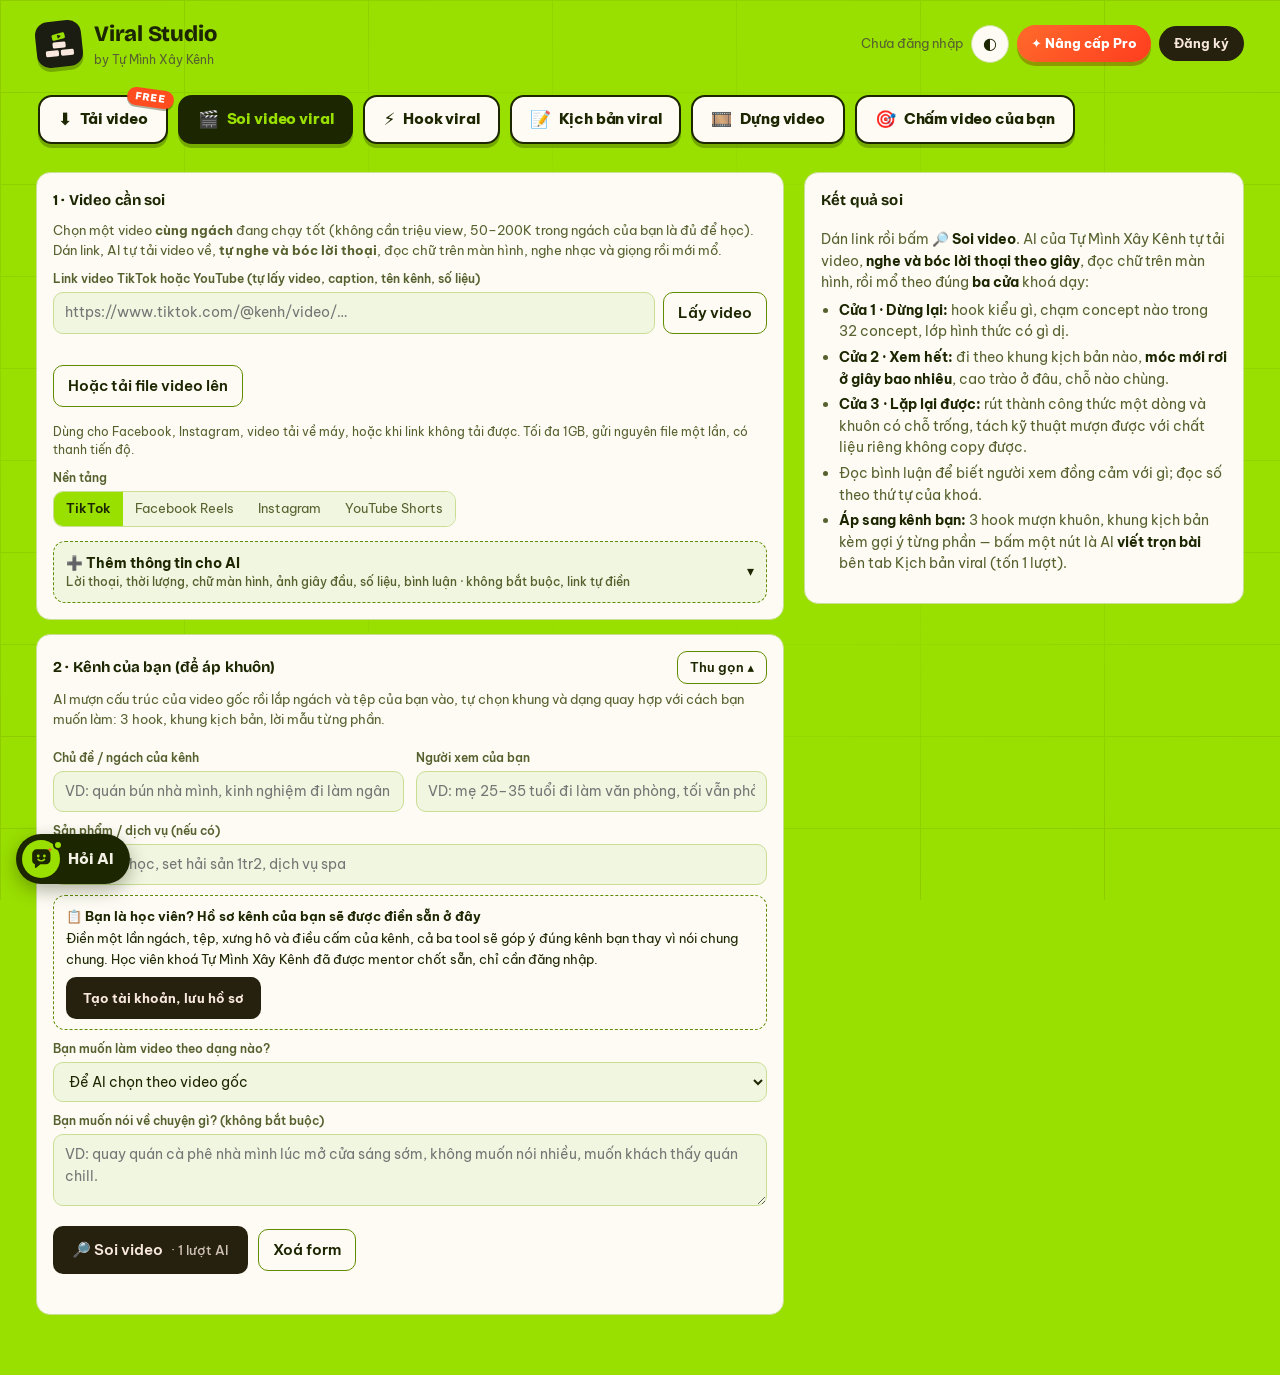
<file: tools/soi-video.html>
<!doctype html>
<html lang="vi">
<head>
<meta charset="utf-8">
<meta name="viewport" content="width=device-width, initial-scale=1, viewport-fit=cover">
<title>Viral Studio · Soi video viral · Tự Mình Xây Kênh</title>
<link rel="icon" type="image/svg+xml" href="data:image/svg+xml,%3Csvg%20xmlns%3D%22http%3A//www.w3.org/2000/svg%22%20viewBox%3D%220%200%2064%2064%22%3E%3Cg%20transform%3D%22rotate%28-9%2032%2017%29%22%3E%3Crect%20x%3D%2219%22%20y%3D%2211%22%20width%3D%2226%22%20height%3D%2212%22%20rx%3D%223%22%20fill%3D%22%2399df00%22/%3E%3Cpath%20d%3D%22M30%2014.4v5.2a1%201%200%200%200%201.52.86l4.6-2.6a1%201%200%200%200%200-1.72l-4.6-2.6A1%201%200%200%200%2030%2014.4z%22%20fill%3D%22%2326210f%22/%3E%3C/g%3E%3Crect%20x%3D%2219%22%20y%3D%2228%22%20width%3D%2226%22%20height%3D%2212%22%20rx%3D%223%22%20fill%3D%22%2326210f%22/%3E%3Crect%20x%3D%224%22%20y%3D%2244%22%20width%3D%2226%22%20height%3D%2212%22%20rx%3D%223%22%20fill%3D%22%2326210f%22/%3E%3Crect%20x%3D%2234%22%20y%3D%2244%22%20width%3D%2226%22%20height%3D%2212%22%20rx%3D%223%22%20fill%3D%22%2326210f%22/%3E%3C/svg%3E">
<meta name="description" content="Dán link, lời thoại, số liệu và bình luận của một video viral cùng ngách. AI của Tự Mình Xây Kênh mổ theo ba cửa: vì sao người ta dừng lại, vì sao xem hết, công thức nào lặp lại được, rồi áp khuôn sang kênh của bạn.">
<link rel="preconnect" href="https://fonts.googleapis.com">
<link rel="preconnect" href="https://fonts.gstatic.com" crossorigin>
<link href="https://fonts.googleapis.com/css2?family=Be+Vietnam+Pro:wght@400;500;600;700;800;900&family=Bricolage+Grotesque:opsz,wght@12..96,500;12..96,700;12..96,800&display=swap" rel="stylesheet">
<style>
  :root{
    --paper:#F9E8DD; --ink:#26210F; --lime:#99DF00; --moss:#1B220D;
    --bg:#99DF00; --surface:#FDFBF3; --surface-2:#F1F6E0; --line:#C9DE93; --line-strong:#5F8C00;
    --text:#1C2600; --muted:#57612F; --accent:#99DF00; --accent-ink:#1C2600; --accent-soft:#E6F6BC;
    --pro:#26210F; --pro-text:#F9E8DD; --danger:#B4432A; --warn:#B8860B; --ok:#3E7D1F;
    --radius:14px; --shadow:0 10px 30px rgba(38,33,15,.10);
    --font-ui:'Be Vietnam Pro', system-ui, -apple-system, 'Segoe UI', sans-serif;
    --font-display:'Bricolage Grotesque', 'Be Vietnam Pro', system-ui, sans-serif;
  }
  @media (prefers-color-scheme: dark){
    :root:not([data-theme="light"]){
      color-scheme:dark;
      --bg:#0B0C08; --surface:#15170F; --surface-2:#1E2114; --line:#4E6E10; --line-strong:#99DF00;
      --text:#F3F0E4; --muted:#B7B89A; --accent:#99DF00; --accent-ink:#0B0C08; --accent-soft:#233207;
      --pro:#99DF00; --pro-text:#1B220D; --shadow:0 10px 30px rgba(0,0,0,.35);
    }
  }
  :root[data-theme="dark"]{
    color-scheme:dark;
    --bg:#0B0C08; --surface:#15170F; --surface-2:#1E2114; --line:#4E6E10; --line-strong:#99DF00;
    --text:#F3F0E4; --muted:#B7B89A; --accent:#99DF00; --accent-ink:#0B0C08; --accent-soft:#233207;
    --pro:#99DF00; --pro-text:#1B220D; --shadow:0 10px 30px rgba(0,0,0,.35);
  }
  *{box-sizing:border-box}
  [hidden]{display:none!important}
  body{margin:0;background:var(--bg);color:var(--text);font-family:var(--font-ui);font-size:14.5px;line-height:1.5}
  body::before{content:"";position:fixed;inset:0;z-index:-1;pointer-events:none;opacity:.09;filter:blur(.6px);background-image:linear-gradient(#1c2600 1.5px,transparent 1.5px),linear-gradient(90deg,#1c2600 1.5px,transparent 1.5px);background-size:100% 92px,184px 100%;-webkit-mask-image:radial-gradient(ellipse 62% 58% at 50% 45%,transparent 0,transparent 38%,rgba(0,0,0,.55) 72%,#000 100%);mask-image:radial-gradient(ellipse 62% 58% at 50% 45%,transparent 0,transparent 38%,rgba(0,0,0,.55) 72%,#000 100%)}
  :root[data-theme="dark"] body::before{opacity:.07;background-image:linear-gradient(#99DF00 1px,transparent 1px),linear-gradient(90deg,#99DF00 1px,transparent 1px)}
  @media (prefers-color-scheme: dark){:root:not([data-theme="light"]) body::before{opacity:.07;background-image:linear-gradient(#99DF00 1px,transparent 1px),linear-gradient(90deg,#99DF00 1px,transparent 1px)}}
  .wrap{max-width:1240px;margin:0 auto;padding-inline:16px;padding-block:18px 60px}
  header.top{display:flex;align-items:center;justify-content:space-between;gap:16px;flex-wrap:wrap;margin-bottom:18px}
  .brand{display:flex;align-items:center;gap:12px;text-decoration:none;color:inherit}
  .tmxk-logo{width:38px;height:38px;flex:none}
  .tmxk-logo .ink{fill:var(--text)}
  .brand h1{font-family:var(--font-display);font-weight:800;font-size:22px;margin:0;letter-spacing:-.01em}
  .brand p{margin:0;color:var(--muted);font-size:12px}
  .row{display:flex;align-items:center;gap:10px;flex-wrap:wrap}
  .theme-btn{width:38px;height:38px;border-radius:50%;border:1px solid var(--line);background:var(--surface);color:var(--text);cursor:pointer;font-size:16px}
  .pill{border:1px solid var(--line-strong);background:var(--surface);color:var(--text);border-radius:999px;padding:7px 14px;font:inherit;font-weight:700;cursor:pointer;text-decoration:none;font-size:13px}
  .pill.pro{background:var(--pro);color:var(--pro-text);border-color:transparent}
  .feat-tabs{display:flex;align-items:flex-start;gap:10px;margin:-2px 0 18px;padding:4px 2px 10px;overflow-x:auto;scrollbar-width:none}
  .ft{flex:none;display:inline-flex;align-items:center;gap:8px;border-radius:14px;padding:11px 18px;font-size:15px;font-weight:800;letter-spacing:-.01em;text-decoration:none;border:2px solid var(--text);color:var(--text);background:var(--surface);box-shadow:0 4px 0 rgba(28,38,0,.28);transition:transform .15s,box-shadow .15s}
  .ft .fi{font-size:17px;line-height:1}
  .ft:hover{transform:translateY(-2px);box-shadow:0 6px 0 rgba(28,38,0,.28)}
  .ft.on,.ft.on:hover{background:var(--text);color:#99DF00;transform:none;box-shadow:0 4px 0 rgba(28,38,0,.28)}
  :root[data-theme="dark"] .ft{border-color:#99DF00;box-shadow:0 4px 0 rgba(153,223,0,.32)}
  :root[data-theme="dark"] .ft.on{background:#99DF00;color:#0B0C08;box-shadow:0 4px 0 rgba(153,223,0,.32)}
  @media (prefers-color-scheme: dark){:root:not([data-theme="light"]) .ft{border-color:#99DF00;box-shadow:0 4px 0 rgba(153,223,0,.32)} :root:not([data-theme="light"]) .ft.on{background:#99DF00;color:#0B0C08;box-shadow:0 4px 0 rgba(153,223,0,.32)}}
  @media (max-width:520px){.feat-tabs{display:grid;grid-template-columns:repeat(2,1fr);gap:8px;overflow:visible}.ft{flex-direction:column;justify-content:center;gap:4px;padding:9px 6px;font-size:13px;text-align:center;line-height:1.2}.ft .fi{font-size:19px}}
  @media (max-width:520px){.feat-tabs .ft:last-child:nth-child(odd){grid-column:span 2;flex-direction:row;gap:8px}}
  /* điện thoại: nút chọn cao đủ bấm, chia đều hàng; ô nhập 16px để iPhone không tự phóng to */
  @media (max-width:520px){
    .seg{display:flex;width:100%}
    .seg button{flex:1 1 auto;min-height:42px;padding:9px 10px;font-size:13.5px}
    input:not([type=checkbox]):not([type=radio]):not([type=range]),.card select,.card textarea{font-size:16px}
    button,.pill{min-height:38px}
    .theme-btn{min-height:0}
  }
  .grid{display:grid;grid-template-columns:minmax(0,1fr) 440px;gap:20px;align-items:start}
  .col{display:flex;flex-direction:column;gap:14px;min-width:0}
  .card{background:var(--surface);border:1px solid var(--line);border-radius:var(--radius);padding:16px}
  .card h2{font-family:var(--font-display);font-weight:700;font-size:15px;margin:0 0 10px;display:flex;align-items:center;gap:8px;letter-spacing:.01em}
  .hint{color:var(--muted);font-size:13px;margin:0 0 10px}
  .lbl{display:block;font-size:12px;color:var(--muted);margin:10px 0 4px;font-weight:600}
  input[type=text],select,textarea{width:100%;font:inherit;font-size:14px;color:var(--text);background:var(--surface-2);border:1px solid var(--line);border-radius:10px;padding:9px 11px}
  textarea{resize:vertical;min-height:72px;line-height:1.55}
  input:focus,select:focus,textarea:focus{outline:2px solid var(--accent);border-color:transparent}
  .two{display:grid;grid-template-columns:1fr 1fr;gap:0 12px}
  .seg{display:inline-flex;border:1px solid var(--line);border-radius:10px;overflow:hidden;flex-wrap:wrap}
  .seg button{font:inherit;font-size:13px;border:0;background:var(--surface-2);color:var(--muted);padding:7px 12px;cursor:pointer}
  .seg button[aria-pressed="true"]{background:var(--accent);color:var(--accent-ink);font-weight:600}
  .btn{font:inherit;font-weight:600;border:1px solid var(--line-strong);background:var(--surface);color:var(--text);border-radius:10px;padding:9px 14px;cursor:pointer;display:inline-flex;align-items:center;gap:8px;text-decoration:none}
  .btn.pro{background:var(--pro);color:var(--pro-text);border-color:transparent}
  .btn.lg{padding:12px 18px;font-size:15px}
  .btn.wide{width:100%;justify-content:center}
  .btn:disabled{opacity:.55;cursor:default}
  .linkbtn{border:0;background:none;color:var(--text);font:inherit;font-weight:700;text-decoration:underline;cursor:pointer;padding:0}
  .status{font-size:13px;color:var(--muted);margin-top:8px;min-height:1.2em}
  .status.err{color:var(--danger)} .status.ok{color:var(--ok)}
  .spinner{display:inline-block;width:14px;height:14px;border:2px solid currentColor;border-right-color:transparent;border-radius:50%;animation:spin .8s linear infinite;vertical-align:-2px;margin-right:6px}
  @keyframes spin{to{transform:rotate(360deg)}}
  .lock{background:var(--pro);color:var(--pro-text);font-size:9.5px;font-weight:800;letter-spacing:.08em;padding:2px 6px;border-radius:999px;vertical-align:2px}
  .toast{position:fixed;left:50%;bottom:calc(env(safe-area-inset-bottom,0px) + 18px);transform:translateX(-50%);background:var(--ink);color:var(--paper);padding:10px 16px;border-radius:999px;font-size:13px;box-shadow:var(--shadow);opacity:0;transition:.2s;pointer-events:none;z-index:30;max-width:92vw;text-align:center}
  .toast.show{opacity:1}
  /* khung */
  .khung-grid{display:grid;grid-template-columns:repeat(auto-fill,minmax(180px,1fr));gap:8px}
  .khung{text-align:left;border:1.5px solid var(--line);background:var(--surface-2);color:var(--text);border-radius:12px;padding:10px 12px;font:inherit;cursor:pointer;display:grid;gap:3px}
  .khung b{font-size:13.5px}
  .khung small{color:var(--muted);font-size:12px;line-height:1.35}
  .khung[aria-pressed="true"]{border-color:var(--accent);background:var(--accent-soft);box-shadow:0 0 0 2px var(--accent) inset}
  .khung .use{font-size:11px;color:var(--ok);font-weight:600}
  /* phần kịch bản */
  .phan{border:1px solid var(--line);border-radius:12px;padding:10px 12px;margin-top:10px;background:var(--surface)}
  .phan-head{display:flex;justify-content:space-between;align-items:baseline;gap:8px;margin-bottom:6px}
  .phan-head b{font-size:13.5px}
  .phan-head b i{display:inline-block;width:20px;height:20px;border-radius:50%;background:var(--text);color:var(--surface);font-style:normal;font-size:11px;text-align:center;line-height:20px;margin-right:6px}
  .phan-time{font-size:12px;color:var(--muted);white-space:nowrap}
  .phan-time.bad{color:var(--danger)} .phan-time.warn{color:var(--warn)} .phan-time.ok{color:var(--ok)}
  .phan small.tip{display:block;color:var(--muted);font-size:12px;margin-bottom:6px;line-height:1.4}
  .tl{margin-top:12px}
  .tl-bar{position:relative;height:16px;border-radius:999px;background:var(--surface-2);overflow:hidden;border:1px solid var(--line)}
  .tl-bar i{position:absolute;top:0;bottom:0}
  .tl-band{position:absolute;top:-4px;bottom:-4px;border-left:2px dashed var(--ok);border-right:2px dashed var(--ok);pointer-events:none}
  .tl-lbl{display:flex;justify-content:space-between;font-size:12px;color:var(--muted);margin-top:4px}
  .tl-total{font-size:22px;font-family:var(--font-display);font-weight:800;line-height:1}
  .tl-total.bad{color:var(--danger)} .tl-total.warn{color:var(--warn)} .tl-total.ok{color:var(--ok)}
  .tl-drop{position:absolute;top:-6px;width:0;height:0;border-left:7px solid transparent;border-right:7px solid transparent;border-top:9px solid var(--danger);transform:translateX(-50%)}
  /* kết quả */
  .score-wrap{display:flex;gap:14px;align-items:center}
  .ring{--p:0;width:96px;height:96px;border-radius:50%;background:conic-gradient(var(--accent) calc(var(--p)*1%),var(--surface-2) 0);display:grid;place-items:center;flex:none}
  .ring b{width:74px;height:74px;border-radius:50%;background:var(--surface);display:grid;place-items:center;font-family:var(--font-display);font-size:26px;font-weight:800}
  .ring b small{font-size:10px;color:var(--muted);font-weight:600;display:block;text-align:center;line-height:1}
  .bars{flex:1;display:grid;gap:5px;min-width:0}
  .bar{display:grid;grid-template-columns:118px 1fr 28px;gap:8px;align-items:center;font-size:12px}
  .bar span:last-child{text-align:right;font-weight:700}
  .bar i{height:8px;border-radius:999px;background:var(--surface-2);overflow:hidden;display:block}
  .bar i b{display:block;height:100%;background:var(--accent);border-radius:999px}
  .verdict{margin:12px 0 0;padding:10px 12px;border-left:3px solid var(--text);background:var(--surface-2);border-radius:0 10px 10px 0;font-size:14px;line-height:1.5}
  .kq h3{font-size:13px;margin:16px 0 6px;text-transform:uppercase;letter-spacing:.06em;color:var(--muted)}
  .kq ul{margin:0;padding-left:18px}
  .kq li{margin:4px 0}
  .box{background:var(--surface-2);border-radius:10px;padding:10px 12px;font-size:13.5px;line-height:1.5}
  .box.praise{background:var(--accent-soft)}
  .drop{display:grid;grid-template-columns:52px 1fr;gap:8px;padding:8px 0;border-top:1px dashed var(--line)}
  .drop:first-child{border-top:0}
  .drop b{color:var(--danger);font-size:16px;font-family:var(--font-display)}
  .drop q{display:block;font-style:italic;color:var(--muted);font-size:12.5px}
  .rw{border:1px solid var(--line);border-radius:10px;padding:8px 10px;margin-top:6px}
  .rw .tc{font-family:var(--font-display);font-weight:700;font-size:12px;color:var(--ok);margin-right:8px}
  .rw b{font-size:13px}
  .rw p{margin:6px 0 4px;white-space:pre-wrap;line-height:1.55}
  .rw small{color:var(--muted);font-size:12px}
  .giong{display:grid;grid-template-columns:1fr 1fr;gap:6px 10px;font-size:13px}
  .giong .m{color:var(--danger);text-decoration:line-through;text-decoration-color:rgba(180,67,42,.5)}
  .giong .n{color:var(--ok)}
  .kq .row{margin-top:10px}
  .tags span{display:inline-block;background:var(--surface-2);border-radius:999px;padding:3px 9px;font-size:12px;margin:2px 4px 2px 0}
  .quota{font-size:12.5px;color:var(--muted)}
  .empty{color:var(--muted);font-size:13.5px;line-height:1.6;padding:8px 0}
  .empty b{color:var(--text)}
  .upsell{position:fixed;inset:0;background:rgba(20,18,8,.6);display:none;place-items:center;padding:20px;z-index:10}
  .upsell.show{display:grid}
  .upsell .box2{background:var(--surface);border-radius:20px;padding:22px;max-width:440px;width:100%;box-shadow:var(--shadow)}
  .upsell h3{margin:0 0 6px;font-family:var(--font-display);font-size:20px}
  /* gọn form: hồ sơ kênh một dòng, ô không bắt buộc gom lại */
  .hs-dau{display:flex;align-items:center;justify-content:space-between;gap:10px;margin-bottom:6px}
  .hs-dau h2{margin:0}
  .hs-dau .btn{padding:6px 12px;font-size:13px}
  .hs-tom{display:flex;align-items:center;gap:10px;flex-wrap:wrap;padding:10px 12px;border-radius:12px;background:var(--accent-soft);border:1.5px solid var(--accent);font-size:13px;margin-bottom:4px}
  .hs-tom b{font-size:14.5px}
  .hs-tom span{color:var(--muted)}
  .them{margin-top:14px;border:1.5px dashed var(--line-strong);border-radius:12px;background:var(--surface-2)}
  .them > summary{list-style:none;cursor:pointer;display:flex;align-items:center;justify-content:space-between;gap:8px;padding:11px 12px;font-weight:700;font-size:13.5px}
  .them > summary::-webkit-details-marker{display:none}
  .them > summary small{font-weight:500;color:var(--muted);font-size:12px;display:block}
  .them > summary::after{content:"▾";font-size:14px;transition:transform .15s}
  .them[open] > summary::after{transform:rotate(180deg)}
  .them > .them-ruot{padding:0 12px 12px}
  .them > .them-ruot > .lbl:first-child{margin-top:0}
  @media (max-width:900px){
    .grid{grid-template-columns:1fr}
    .two{grid-template-columns:1fr}
    .bar{grid-template-columns:96px 1fr 28px}
    .brand h1{font-size:19px}
  }
  /* riêng cho Soi video */
  .linkrow{display:grid;grid-template-columns:1fr auto;gap:8px}
  .vidprev{display:grid;grid-template-columns:64px 1fr;gap:10px;align-items:start;margin-top:10px;padding:10px;border:1px solid var(--line);border-radius:12px;background:var(--surface-2)}
  .vidprev img{width:64px;height:86px;object-fit:cover;border-radius:8px;background:var(--line);display:block}
  .vidprev .noimg{width:64px;height:86px;border-radius:8px;background:var(--line);display:grid;place-items:center;color:var(--muted);font-size:11px;text-align:center}
  .vidprev b{display:block;font-size:13px}
  .vidprev p{margin:3px 0 0;font-size:12.5px;color:var(--muted);line-height:1.4;display:-webkit-box;-webkit-line-clamp:3;-webkit-box-orient:vertical;overflow:hidden}
  .cnt{display:flex;justify-content:space-between;font-size:12px;color:var(--muted);margin-top:4px}
  .srcline{margin-top:6px;font-size:12px;font-weight:700;color:var(--ok)}
  .srcline.off{color:var(--muted);font-weight:500}
  .tr{max-height:220px;overflow:auto;border:1px solid var(--line);border-radius:10px;padding:8px 10px;font-size:13px;line-height:1.55;background:var(--surface-2)}
  .tr b{font-family:var(--font-display);color:var(--ok);font-size:12px;margin-right:6px}
  .tr div{padding:2px 0}
  .nums{display:grid;grid-template-columns:repeat(5,1fr);gap:8px}
  .nums label{display:block;font-size:11.5px;color:var(--muted);font-weight:600;margin-bottom:3px}
  .nums input{width:100%;font:inherit;font-size:14px;color:var(--text);background:var(--surface-2);border:1px solid var(--line);border-radius:10px;padding:8px 9px}
  .ratios{display:flex;flex-wrap:wrap;gap:6px;margin-top:8px}
  .ratio{font-size:12px;border-radius:999px;padding:4px 10px;background:var(--surface-2);border:1px solid var(--line)}
  .ratio b{font-family:var(--font-display)}
  .ratio.lv0{border-color:var(--line)} .ratio.lv1{border-color:var(--line-strong)} .ratio.lv2{background:var(--accent-soft);border-color:var(--accent)} .ratio.lv3{background:var(--accent);color:var(--accent-ink);border-color:transparent}
  .fileup{display:flex;gap:10px;align-items:center;flex-wrap:wrap;margin-top:6px}
  .fileup img{width:48px;height:64px;object-fit:cover;border-radius:6px;border:1px solid var(--line)}
  .fileup input{display:none}
  /* kết quả */
  .sum{display:flex;flex-wrap:wrap;gap:6px;margin-top:10px}
  .sum span{font-size:12px;background:var(--surface-2);border-radius:999px;padding:4px 10px}
  .sum span.win{background:var(--text);color:var(--surface);font-weight:700}
  .door{border:1px solid var(--line);border-radius:14px;padding:12px 14px;margin-top:12px;background:var(--surface)}
  .door-head{display:flex;align-items:center;gap:12px;margin-bottom:8px}
  .door-head .ring{width:56px;height:56px}
  .door-head .ring b{width:42px;height:42px;font-size:16px}
  .door-head h3{margin:0!important;font-size:14px!important;text-transform:none!important;letter-spacing:0!important;color:var(--text)!important}
  .door-head small{display:block;color:var(--muted);font-size:12px;font-weight:500}
  .kv{display:grid;grid-template-columns:auto 1fr;gap:4px 10px;font-size:13.5px;margin:6px 0}
  .kv dt{color:var(--muted);font-size:12px;font-weight:600;padding-top:2px;white-space:nowrap}
  .kv dd{margin:0}
  .chip{display:inline-block;background:var(--accent-soft);border-radius:999px;padding:2px 9px;font-size:12px;font-weight:700;margin:0 4px 4px 0}
  .cpt{border-top:1px dashed var(--line);padding:6px 0;font-size:13px}
  .cpt:first-child{border-top:0}
  .cpt b{font-size:12.5px}
  .cpt small{display:block;color:var(--muted);font-size:12px}
  .map{position:relative;height:38px;margin:10px 0 4px}
  .map .bar{position:absolute;left:0;right:0;top:14px;height:10px;border-radius:999px;background:var(--surface-2);border:1px solid var(--line);display:block}
  .map .pk{position:absolute;top:8px;width:22px;height:22px;border-radius:50%;background:var(--accent);color:var(--accent-ink);font-size:11px;font-weight:800;display:grid;place-items:center;transform:translateX(-50%);box-shadow:0 0 0 2px var(--surface)}
  .map .peak{position:absolute;top:0;width:2px;height:38px;background:var(--danger);transform:translateX(-50%)}
  .map .peak::after{content:'cao trào';position:absolute;top:-2px;left:6px;font-size:10px;color:var(--danger);white-space:nowrap;font-weight:700}
  .map .lull{position:absolute;top:14px;height:10px;background:repeating-linear-gradient(45deg,var(--warn) 0 3px,transparent 3px 6px);opacity:.7;border-radius:999px}
  .moc{display:grid;grid-template-columns:44px 1fr;gap:8px;padding:7px 0;border-top:1px dashed var(--line);font-size:13px}
  .moc:first-child{border-top:0}
  .moc b{font-family:var(--font-display);color:var(--ok);font-size:14px}
  .moc q{font-style:italic;color:var(--muted);font-size:12.5px}
  .moc em{font-style:normal;background:var(--surface-2);border-radius:6px;padding:1px 6px;font-size:11.5px;font-weight:700}
  .formula{font-family:var(--font-display);font-size:16px;font-weight:700;line-height:1.35;padding:12px 14px;background:var(--accent-soft);border-radius:12px;border-left:4px solid var(--accent)}
  .steps{counter-reset:s;list-style:none;padding:0;margin:8px 0 0}
  .steps li{counter-increment:s;display:grid;grid-template-columns:24px 1fr;gap:8px;padding:5px 0;font-size:13.5px}
  .steps li::before{content:counter(s);width:22px;height:22px;border-radius:50%;background:var(--text);color:var(--surface);font-size:11px;font-weight:800;display:grid;place-items:center}
  .steps li i{font-style:normal;background:var(--surface-2);border-radius:5px;padding:0 4px}
  .hk{border:1px solid var(--line);border-radius:12px;padding:10px 12px;margin-top:8px}
  .hk small{color:var(--muted);font-size:11.5px;font-weight:700;text-transform:uppercase;letter-spacing:.05em}
  .hk p{margin:4px 0 8px;font-size:16px;font-weight:700;line-height:1.35;white-space:pre-wrap;font-family:var(--font-display)}
  .hk p mark{background:var(--accent);color:var(--accent-ink);border-radius:4px;padding:0 3px}
  .fit{display:inline-block;border-radius:999px;padding:3px 10px;font-size:12px;font-weight:700}
  .fit.ok{background:var(--accent);color:var(--accent-ink)} .fit.no{background:var(--danger);color:#fff}
  .gy{border-left:2px solid var(--line-strong);padding:4px 0 4px 10px;margin:6px 0;font-size:13px}
  .gy b{display:block;font-size:12.5px}
  .gy span{color:var(--muted)}
  .note{font-size:12px;color:var(--muted);margin:6px 0 0}
  .grid.has-kq{grid-template-columns:1fr;max-width:820px;margin:0 auto}
  .grid.has-kq #formCol{display:none}
  .grid.has-kq.edit #formCol{display:flex}
  .sumbar{display:flex;align-items:center;gap:10px;flex-wrap:wrap;padding:10px 12px;border:1px solid var(--line);border-radius:12px;background:var(--surface-2);margin-bottom:12px}
  .sumbar img{width:36px;height:48px;object-fit:cover;border-radius:6px}
  .sumbar b{font-size:13.5px}
  .sumbar small{display:block;color:var(--muted);font-size:12px}
  .sumbar .row{margin-left:auto;gap:6px}
  .khungpick{display:flex;gap:8px;align-items:center;flex-wrap:wrap;margin:10px 0 4px}
  .khungpick select{flex:1;min-width:200px;width:auto}
  .thoai{border:1px solid var(--line);border-radius:12px;padding:10px 12px;margin-top:8px;background:var(--surface)}
  .thoai b{display:block;font-size:12.5px;margin-bottom:4px}
  .thoai p{margin:0 0 6px;font-size:14px;line-height:1.55;white-space:pre-wrap}
  .thoai p i{font-style:normal;background:var(--surface-2);border-radius:5px;padding:0 4px}
  .thoai small{display:block;color:var(--muted);font-size:12.5px;line-height:1.45}
  .thoai small::before{content:'🎬 ';}
  .tr{max-height:180px}
  @media (max-width:900px){ .nums{grid-template-columns:repeat(3,1fr)} .linkrow{grid-template-columns:1fr} .sumbar .row{margin-left:0;width:100%} .door{padding:10px 12px} .kv{grid-template-columns:1fr;gap:2px} .kv dt{margin-top:6px} .map .peak::after{display:none} }
</style>
<link rel="stylesheet" href="dien-thoai.css?v=202610161600">
<script src="dien-thoai.js?v=202610161600" defer></script>
</head>
<body>
<div class="wrap">
  <header class="top">
    <a class="brand" href="../index.html" aria-label="Tự Mình Xây Kênh, về trang chủ">
      <svg class="tmxk-logo" viewBox="0 0 64 64" aria-hidden="true"><g transform="rotate(-9 32 17)"><rect x="19" y="11" width="26" height="12" rx="3" fill="#99df00"/><path d="M30 14.4v5.2a1 1 0 0 0 1.52.86l4.6-2.6a1 1 0 0 0 0-1.72l-4.6-2.6A1 1 0 0 0 30 14.4z" fill="#26210f"/></g><rect class="ink" x="19" y="28" width="26" height="12" rx="3"/><rect class="ink" x="4" y="44" width="26" height="12" rx="3"/><rect class="ink" x="34" y="44" width="26" height="12" rx="3"/></svg>
      <div><h1>Viral Studio</h1><p>by Tự Mình Xây Kênh</p></div>
    </a>
    <div class="row" style="gap:8px">
      <span class="quota" id="quota"></span>
      <button class="theme-btn" id="themeBtn" type="button" aria-label="Đổi giao diện sáng hoặc tối">◐</button>
      <button class="pill pro" id="acctBtn" type="button">Tài khoản</button>
    </div>
  </header>

  <nav class="feat-tabs" aria-label="Công cụ trong Viral Studio">
    <a data-ngan="Tải" class="ft" href="tai-ve.html" data-tool="taive"><span class="fi" aria-hidden="true">⬇️</span>Tải video</a>
    <a data-ngan="Soi" class="ft on" href="#" aria-current="page"><span class="fi" aria-hidden="true">🎬</span>Soi video viral</a>
    <a data-ngan="Hook" class="ft" href="hook-text.html"><span class="fi" aria-hidden="true">⚡</span>Hook viral</a>
    <a data-ngan="Kịch bản" class="ft" href="kich-ban.html"><span class="fi" aria-hidden="true">📝</span>Kịch bản viral</a>
    <a data-ngan="Dựng" class="ft" href="dung-video.html"><span class="fi" aria-hidden="true">🎞️</span>Dựng video</a>
    <a data-ngan="Chấm" class="ft" href="cham-video.html"><span class="fi" aria-hidden="true">🎯</span>Chấm video của bạn</a>
  </nav>

  <div class="grid" id="grid">
    <div class="col" id="formCol">
      <section class="card">
        <h2>1 · Video cần soi</h2>
        <p class="hint">Chọn một video <b>cùng ngách</b> đang chạy tốt (không cần triệu view, 50–200K trong ngách của bạn là đủ để học). Dán link, AI tự tải video về, <b>tự nghe và bóc lời thoại</b>, đọc chữ trên màn hình, nghe nhạc và giọng rồi mới mổ.</p>
        <label class="lbl" for="link">Link video TikTok hoặc YouTube (tự lấy video, caption, tên kênh, số liệu)</label>
        <div class="linkrow">
          <input type="text" id="link" inputmode="url" placeholder="https://www.tiktok.com/@kenh/video/…">
          <button class="btn" type="button" id="btnLink">Lấy video</button>
        </div>
        <div class="status" id="linkStatus" role="status" aria-live="polite"></div>
        <div class="vidprev" id="vidprev" hidden>
          <div id="pvImg"><div class="noimg">chưa có ảnh</div></div>
          <div><b id="pvAuthor"></b><p id="pvCaption"></p><div class="srcline" id="pvSrc"></div></div>
        </div>
        <div class="fileup" style="margin-top:8px">
          <label class="btn" for="videoFile">Hoặc tải file video lên</label>
          <input type="file" id="videoFile" accept="video/mp4,video/quicktime,video/webm,video/*">
          <span class="note" id="videoNote">Dùng cho Facebook, Instagram, video tải về máy, hoặc khi link không tải được. Tối đa 1GB, gửi nguyên file một lần, có thanh tiến độ.</span>
          <button class="linkbtn" type="button" id="videoClear" hidden>Bỏ file</button>
        </div>
        <label class="lbl">Nền tảng</label>
        <div class="seg" id="nen" role="group"><button type="button" data-v="tiktok" aria-pressed="true">TikTok</button><button type="button" data-v="facebook" aria-pressed="false">Facebook Reels</button><button type="button" data-v="instagram" aria-pressed="false">Instagram</button><button type="button" data-v="youtube" aria-pressed="false">YouTube Shorts</button></div>

        <details class="them" id="themBox">
          <summary><span>➕ Thêm thông tin cho AI <small id="themDem"></small></span></summary>
          <div class="them-ruot">
        <label class="lbl" for="loiThoai">Lời thoại <span id="loiOpt" style="font-weight:500">(tuỳ chọn khi đã có video: AI tự nghe và bóc)</span></label>
        <textarea id="loiThoai" rows="4" placeholder="Có video từ link hoặc file thì để trống, AI tự nghe. Chỉ cần dán lời thoại khi không có video (Facebook, Instagram không tải được), hoặc khi bạn muốn sửa lại bản AI đã bóc rồi soi lại."></textarea>
        <div class="cnt"><span id="cntChu">0 chữ</span><span id="cntGiay"></span></div>

        <div class="two">
          <div><label class="lbl" for="giay">Thời lượng video (giây)</label><input type="text" id="giay" inputmode="numeric" placeholder="VD: 47 · để trống thì ước theo số chữ"></div>
          <div><label class="lbl" for="chuManHinh">Chữ trên màn hình (nếu có)</label><input type="text" id="chuManHinh" placeholder="Chép dòng chữ to ở 3 giây đầu"></div>
        </div>

        <label class="lbl">Ảnh giây đầu (chỉ cần khi không có video)</label>
        <div class="fileup">
          <img id="frameThumb" alt="" hidden>
          <label class="btn" for="frameFile">Chọn ảnh chụp màn hình</label>
          <input type="file" id="frameFile" accept="image/*">
          <button class="linkbtn" type="button" id="frameClear" hidden>Bỏ ảnh</button>
          <span class="note" id="frameNote">Lấy từ link sẽ tự có ảnh bìa. Ảnh chụp giây đầu tiên của video là tốt nhất.</span>
        </div>

        <label class="lbl">Số liệu (link TikTok tự điền, sửa được)</label>
        <div class="nums">
          <div><label for="nView">Lượt xem</label><input type="text" id="nView" inputmode="numeric" placeholder="120000"></div>
          <div><label for="nLike">Tim</label><input type="text" id="nLike" inputmode="numeric" placeholder="9000"></div>
          <div><label for="nCmt">Bình luận</label><input type="text" id="nCmt" inputmode="numeric" placeholder="300"></div>
          <div><label for="nLuu">Lưu</label><input type="text" id="nLuu" inputmode="numeric" placeholder="1500"></div>
          <div><label for="nShare">Chia sẻ</label><input type="text" id="nShare" inputmode="numeric" placeholder="700"></div>
        </div>
        <div class="ratios" id="ratios"></div>
        <p class="note">Gõ được cả kiểu 1.2M, 85K, 12,5K. Mốc so sánh là mức tham khảo cho TikTok Việt, không phải chuẩn chính thức.</p>

        <label class="lbl" for="binhLuan">Bình luận nổi bật (5–10 cái, mỗi cái một dòng)</label>
        <textarea id="binhLuan" rows="4" placeholder="Chép những bình luận được tim nhiều nhất và những bình luận kể lại chuyện của chính họ. Đây là chỗ AI đọc ra tệp thật và lý do người ta đồng cảm."></textarea>
          </div>
        </details>

              </section>

      <section class="card">
        <div class="hs-dau"><h2>2 · Kênh của bạn (để áp khuôn)</h2><button type="button" class="btn" id="hsDoi" aria-expanded="true" aria-controls="hsMo">Thu gọn ▴</button></div>
        <div class="hs-tom" id="hsTom" hidden></div>
        <div id="hsMo">
        <p class="hint">AI mượn cấu trúc của video gốc rồi lắp ngách và tệp của bạn vào, tự chọn khung và dạng quay hợp với cách bạn muốn làm: 3 hook, khung kịch bản, lời mẫu từng phần.</p>
        <div class="two">
          <div><label class="lbl" for="chuDe">Chủ đề / ngách của kênh</label><input type="text" id="chuDe" placeholder="VD: quán bún nhà mình, kinh nghiệm đi làm ngân hàng, nấu ăn cho mẹ bỉm"></div>
          <div><label class="lbl" for="doiTuong">Người xem của bạn</label><input type="text" id="doiTuong" placeholder="VD: mẹ 25–35 tuổi đi làm văn phòng, tối vẫn phải nấu"></div>
        </div>
        <label class="lbl" for="sanPham">Sản phẩm / dịch vụ (nếu có)</label>
        <input type="text" id="sanPham" placeholder="VD: khoá học, set hải sản 1tr2, dịch vụ spa">
        </div>
        <label class="lbl" for="dangMuon">Bạn muốn làm video theo dạng nào?</label>
        <select id="dangMuon">
          <option value="">Để AI chọn theo video gốc</option>
          <option value="noi_camera">Nói vào camera, lộ mặt</option>
          <option value="voice_over">Không lộ mặt, quay cảnh rồi lồng tiếng</option>
          <option value="vlog">Vlog đời thường</option>
          <option value="pov">POV nhập vai, ít lời</option>
          <option value="chu_chay">Chữ story 15 giây ghép nhạc: một cảnh, vài câu chữ cô đọng</option>
          <option value="trai_nghiem">Trải nghiệm thử rồi đánh giá</option>
        </select>
        <label class="lbl" for="mongMuon">Bạn muốn nói về chuyện gì? (không bắt buộc)</label>
        <textarea id="mongMuon" rows="2" placeholder="VD: quay quán cà phê nhà mình lúc mở cửa sáng sớm, không muốn nói nhiều, muốn khách thấy quán chill."></textarea>
        <div class="row" style="margin-top:14px;gap:10px">
          <button class="btn pro lg" id="btnSoi" type="button" data-nut-noi>🔎 Soi video <small style="font-weight:500;opacity:.8">· 1 lượt AI</small></button>
          <button class="btn" id="btnClear" type="button">Xoá form</button>
        </div>
        <div class="status" id="soiStatus" role="status" aria-live="polite"></div>
      </section>
    </div>

    <div class="col">
      <div class="sumbar" id="sumBar" hidden></div>
      <section class="card kq" id="kq">
        <h2>Kết quả soi</h2>
        <div class="empty" id="kqEmpty">
          Dán link rồi bấm <b>🔎 Soi video</b>. AI của Tự Mình Xây Kênh tự tải video, <b>nghe và bóc lời thoại theo giây</b>, đọc chữ trên màn hình, rồi mổ theo đúng <b>ba cửa</b> khoá dạy:
          <ul style="margin:6px 0 0;padding-left:18px">
            <li><b>Cửa 1 · Dừng lại:</b> hook kiểu gì, chạm concept nào trong 32 concept, lớp hình thức có gì dị.</li>
            <li><b>Cửa 2 · Xem hết:</b> đi theo khung kịch bản nào, <b>móc mới rơi ở giây bao nhiêu</b>, cao trào ở đâu, chỗ nào chùng.</li>
            <li><b>Cửa 3 · Lặp lại được:</b> rút thành công thức một dòng và khuôn có chỗ trống, tách kỹ thuật mượn được với chất liệu riêng không copy được.</li>
            <li>Đọc bình luận để biết người xem đồng cảm với gì; đọc số theo thứ tự của khoá.</li>
            <li><b>Áp sang kênh bạn:</b> 3 hook mượn khuôn, khung kịch bản kèm gợi ý từng phần — bấm một nút là AI <b>viết trọn bài</b> bên tab Kịch bản viral (tốn 1 lượt).</li>
          </ul>
        </div>
        <div id="kqBody" hidden></div>
      </section>
    </div>
  </div>
</div>

<div class="upsell" id="upsell" role="dialog" aria-modal="true">
  <div class="box2">
    <h3 id="upTitle">✦ Dùng thử miễn phí</h3>
    <p class="hint" id="upText"></p>
    <div class="row" style="gap:8px;margin-top:6px">
      <a class="btn pro" href="hook-text.html#taikhoan">Tạo tài khoản / Đăng nhập</a>
      <button class="btn" type="button" id="upClose">Để sau</button>
    </div>
    <p class="hint" style="margin:10px 0 0">Tài khoản miễn phí có 10 lượt AI. Pro 50k/tháng dùng 20 lượt mỗi ngày. Học viên khoá dùng không giới hạn.</p>
  </div>
</div>
<div class="toast" id="toast" role="status" aria-live="polite"></div>

<script src="tai-khoan.js?v=202610041200"></script>
<script>document.addEventListener("DOMContentLoaded",function(){if(typeof TK==="undefined"){var k=document.createElement("div");k.style.cssText="position:fixed;left:12px;right:12px;bottom:12px;z-index:9999;background:#ff4d6d;color:#fff;padding:12px 14px;border-radius:12px;font:14px system-ui;display:flex;gap:10px;align-items:center;justify-content:space-between";k.innerHTML="Trang tải thiếu một phần (mạng chập chờn) nên nút AI chưa chạy được. <button onclick=\"location.reload()\" style=\"background:#fff;color:#000;border:0;border-radius:8px;padding:6px 12px;font-weight:700\">Tải lại trang</button>";document.body.appendChild(k);}});</script>
<script>
const $ = s => document.querySelector(s);
const el = (t, c, txt) => { const e = document.createElement(t); if (c) e.className = c; if (txt != null) e.textContent = txt; return e; };
const ls = { get(k){ try { return localStorage.getItem(k); } catch { return null; } }, set(k,v){ try { localStorage.setItem(k,v); } catch {} }, del(k){ try { localStorage.removeItem(k); } catch {} } };
const API = 'https://script.google.com/macros/s/AKfycbyxe1nWupAl6VheDZHaU3Ojm-d6c8F_khhUMtkehNCLh5OnGW6f2uF0PKPYZ4eYUqyGjQ/exec';
const HV_KEY = 'tmxk_hv', ND_KEY = 'vs_user';
const DEMO = /demo/.test(location.hash);
function hvToken() { try { const o = JSON.parse(ls.get(HV_KEY) || 'null'); return o && o.token ? o.token : ''; } catch { return ''; } }
function ndToken() { try { const o = JSON.parse(ls.get(ND_KEY) || 'null'); return o && o.token ? o.token : ''; } catch { return ''; } }
function authToken() { return hvToken() || ndToken(); }
function devId() { let d = ls.get('vs_dev'); if (!d || d.length < 8) { d = 'd' + Math.random().toString(36).slice(2, 12) + Date.now().toString(36); ls.set('vs_dev', d); } return d; }
const callApi = body => TK.goi(body);   // dùng chung với tai-khoan.js để lỗi mạng và lỗi máy chủ được phân loại
/* Ba kiểu hỏng, ba câu khác nhau (xem tai-khoan.js): mất mạng · máy chủ trả không phải JSON · lỗi dựng giao diện sau khi đã có kết quả */
function cauLoi(e, khiVe) { console.error('[soi]', e); if (TK.loiQuaLau && TK.loiQuaLau(e)) return 'Máy chủ chưa trả kết quả sau 9 phút (AI của Google quá tải hoặc video quá nặng). Lượt đã được giữ: mở lại trang này sau vài phút, kết quả sẽ tự hiện nếu máy chủ làm xong; không thì bấm lại.'; if (TK.loiMang(e)) return 'Máy bạn đang mất mạng. Kiểm tra wifi/4G rồi bấm lại.'; if (TK.loiMayChu(e)) return 'Máy chủ có trả lời nhưng không đúng định dạng (Apps Script lỗi, quá 6 phút hoặc chưa deploy bản mới). Thử lại sau ít phút, nếu vẫn vậy báo mentor.'; return khiVe || 'Có lỗi trên trang này: ' + (e && e.message || e); }
let toastT; function toast(m) { const t = $('#toast'); t.textContent = m; t.classList.add('show'); clearTimeout(toastT); toastT = setTimeout(() => t.classList.remove('show'), 2600); }
async function copyText(t) { try { await navigator.clipboard.writeText(t); toast('Đã sao chép'); } catch { toast('Không sao chép được, bôi đen để copy'); } }
function demChu(t) { return String(t || '').replace(/\*\*|_/g, ' ').split(/\s+/).filter(w => /[0-9A-Za-zÀ-ỹ]/.test(w)).length; }
function soNhap(v) { v = String(v || '').trim().toLowerCase().replace(/\s/g, ''); if (!v) return 0; const m = v.match(/^([\d.,]+)([kmb])?$/); if (!m) return parseInt(v.replace(/\D/g, ''), 10) || 0; let n = m[1]; if (m[2]) n = n.replace(',', '.'); else n = n.replace(/[.,]/g, ''); let x = parseFloat(n) || 0; x *= { k: 1e3, m: 1e6, b: 1e9 }[m[2]] || 1; return Math.round(x); }
function fmtN(n) { return n >= 1e6 ? (n / 1e6).toFixed(n % 1e6 ? 1 : 0) + 'M' : n >= 1e3 ? (n / 1e3).toFixed(n % 1e3 ? 1 : 0) + 'K' : String(n); }
function fmtSo(n) { return Number(n || 0).toLocaleString('en-US'); }
function dinhDangSo(inp) { const v = soNhap(inp.value); inp.value = v ? fmtSo(v) : ''; }

const KHUNG_TEN = { khoanhkhac: 'Một khoảnh khắc (5W-1H)', bonnhip: 'Kể chuyện 4 nhịp', kinhnghiem: 'Chia sẻ kinh nghiệm (6 bước)', chanthuc: 'Chân thực 2026', vlog: 'Daily vlog cảm xúc', chu_chay: 'Chữ story 15s ghép nhạc', pov: 'POV nhập vai', trai_nghiem: 'Trải nghiệm thử', truoc_sau: 'Trước – sau', so_sanh: 'So sánh A và B', tra_loi_cmt: 'Trả lời bình luận', nguoc_doi: 'Sự thật ngược', fichtean: 'Thử thách (Fichtean)', baydiem: 'Chuyện dài 7 điểm', tips: 'Danh sách hữu ích', giohang: 'Viral có cài giỏ hàng', tudo: 'Tự do' };
const DANG_TEN = { noi_camera: 'Nói vào camera', voice_over: 'Voice-over (không lộ mặt)', text: 'Chữ story ghép nhạc, không lời' };
const KHUNG_PHAN_DEMO = { chu_chay: ['Khối chữ 1: quan điểm gắt hoặc thú nhận', 'Khối chữ 2: cú ngoặt', 'Khối chữ 3: điều thấm sau trải nghiệm', 'Khối chữ 4: câu chốt đáng lưu', 'Caption dưới video'],  bonnhip: ['Câu đánh thẳng vào vấn đề', 'Tình huống thật', 'Hậu quả / kết quả', 'Quan điểm + giải pháp'], chanthuc: ['Nêu vấn đề nhiều người gặp', 'Mô tả vấn đề cụ thể nhất có thể', 'Giải pháp hoặc bài học'], tudo: ['Mở bài (3–5 giây)', 'Thân bài', 'Kết bài'] };
const HOOK_KIEU = { dong_cam: 'Tạo đồng cảm', mau_thuan: 'Tạo mâu thuẫn', bat_ngo: 'Tạo bất ngờ', khoang_trong: 'Khoảng trống thông tin', quan_niem: 'Gợi nhắc quan niệm quen', xanh_chin: 'Xanh chín', loi_thoai: 'Mở bằng lời thoại', con_so: 'Con số', tuong_phan: 'Tương phản NHƯNG', khac: 'Kiểu khác' };
/* mốc tham khảo tỉ lệ trên view (TikTok Việt) */
const MOC = {
  like:  { ten: 'Tim',      m: [2, 5, 10],     nhan: ['yếu', 'bình thường', 'tốt', 'rất mạnh'] },
  cmt:   { ten: 'Bình luận', m: [.1, .5, 1],   nhan: ['thấp', 'bình thường', 'có đồng cảm / tranh luận', 'rất mạnh'] },
  luu:   { ten: 'Lưu',      m: [.3, 1, 2],     nhan: ['thấp', 'khá', 'có cái mang về', 'rất mạnh'] },
  share: { ten: 'Chia sẻ',  m: [.2, .5, 1],    nhan: ['thấp', 'khá', 'nói hộ được', 'rất mạnh'] }
};

/* ---------- state ---------- */
const state = { nen: 'tiktok', image: '', imageFrom: '', link: { tac_gia: '', caption: '', video: false, giay: 0 }, file: null, tuVideo: true, kq: null, khungChon: '', altKhung: {} };
/* nguồn AI sẽ dùng: file tải lên > video từ link > lời thoại dán */
function nguon() { if (state.file) return 'file'; if (state.tuVideo && state.link.video && /^https?:/.test($('#link').value.trim())) return 'link'; if (demChu($('#loiThoai').value) >= 8) return 'text'; return ''; }
function updateSrc() {
  const n = nguon(), s = $('#pvSrc'), lo = $('#loiOpt');
  const map = { file: '▶ AI sẽ nghe file video bạn tải lên' + (state.file ? ` (${state.file.name}, ${(state.file.size / 1048576).toFixed(1)}MB${state.file.giay ? ', ' + state.file.giay + 's' : ''})` : ''), link: '▶ AI sẽ tự tải video từ link về nghe' + (state.link.giay ? ` (${state.link.giay}s)` : ''), text: '▶ AI mổ trên lời thoại bạn dán', '': 'Chưa có video hay lời thoại' };
  s.textContent = map[n]; s.className = 'srcline' + (n ? '' : ' off'); if (n === 'text' || n === '') $('#vidprev').hidden = !(state.link.tac_gia || state.link.caption || state.file);
  lo.textContent = (n === 'file' || n === 'link') ? '(tuỳ chọn: AI tự nghe từ video, dán vào nếu muốn AI ưu tiên bản của bạn)' : '(bắt buộc khi không có video)';
  $('#videoNote').textContent = state.file ? `Đã chọn ${state.file.name} · ${(state.file.size / 1048576).toFixed(1)}MB` : 'Dùng cho Facebook, Instagram, video tải về máy, hoặc khi link không tải được. Tối đa 1GB, gửi nguyên file một lần, có thanh tiến độ.';
  $('#videoClear').hidden = !state.file;
}
function docSo() { return { view: soNhap($('#nView').value), like: soNhap($('#nLike').value), cmt: soNhap($('#nCmt').value), luu: soNhap($('#nLuu').value), share: soNhap($('#nShare').value), giay: soNhap($('#giay').value) }; }
function saveDraft() { const o = { nen: state.nen, link: $('#link').value, loiThoai: $('#loiThoai').value, giay: $('#giay').value, chuManHinh: $('#chuManHinh').value, binhLuan: $('#binhLuan').value, nView: $('#nView').value, nLike: $('#nLike').value, nCmt: $('#nCmt').value, nLuu: $('#nLuu').value, nShare: $('#nShare').value, chuDe: $('#chuDe').value, doiTuong: $('#doiTuong').value, sanPham: $('#sanPham').value, dangMuon: $('#dangMuon').value, mongMuon: $('#mongMuon').value, linkInfo: state.link }; ls.set('soi.draft', JSON.stringify(o)); }
function restore() {
  let d = {}; try { d = JSON.parse(ls.get('soi.draft') || '{}'); } catch {}
  ['link', 'loiThoai', 'giay', 'chuManHinh', 'binhLuan', 'nView', 'nLike', 'nCmt', 'nLuu', 'nShare', 'chuDe', 'doiTuong', 'sanPham', 'dangMuon', 'mongMuon'].forEach(id => { if (d[id]) $('#' + id).value = d[id]; });
  if (d.nen) state.nen = d.nen;
  if (d.linkInfo && (d.linkInfo.tac_gia || d.linkInfo.caption)) { state.link = Object.assign({ video: false, giay: 0 }, d.linkInfo); showPrev(); }
  // ảnh bìa không lưu nháp; link cũ vẫn tải lại được video khi bấm Soi
  if (!$('#chuDe').value || !$('#doiTuong').value) { try { const k = JSON.parse(ls.get('kb.draft') || '{}'); if (!$('#chuDe').value && k.chuDe) $('#chuDe').value = k.chuDe; if (!$('#doiTuong').value && k.doiTuong) $('#doiTuong').value = k.doiTuong; if (!$('#sanPham').value && k.sanPham) $('#sanPham').value = k.sanPham; } catch {} }
}
function setSeg(id, v) { $('#' + id).querySelectorAll('button').forEach(b => b.setAttribute('aria-pressed', String(b.dataset.v === v))); }
function bindSeg(id, fn) { $('#' + id).addEventListener('click', e => { const b = e.target.closest('button'); if (!b) return; setSeg(id, b.dataset.v); fn(b.dataset.v); }); }

/* ---------- đếm chữ, tỉ lệ ---------- */
function updateCount() {
  const n = demChu($('#loiThoai').value), g = soNhap($('#giay').value);
  $('#cntChu').textContent = n + ' chữ';
  if (!n) { $('#cntGiay').textContent = ''; return; }
  if (g) { const sp = n / g; $('#cntGiay').textContent = `${g}s · ${sp.toFixed(1)} chữ/giây` + (sp < 2 ? ' (chậm hoặc chép thiếu lời)' : sp > 3.6 ? ' (rất nhanh, kiểm tra lại thời lượng)' : ''); }
  else $('#cntGiay').textContent = `≈ ${Math.round(n / 2.8 * 1.06)}s ở tốc độ nói vừa`;
}
function mucTiLe(k, pct) { const m = MOC[k].m; return pct >= m[2] ? 3 : pct >= m[1] ? 2 : pct >= m[0] ? 1 : 0; }
function updateRatios() {
  const s = docSo(), box = $('#ratios'); box.innerHTML = '';
  if (!s.view) return;
  ['like', 'cmt', 'luu', 'share'].forEach(k => {
    if (!s[k]) return; const pct = s[k] / s.view * 100, lv = mucTiLe(k, pct);
    const c = el('span', 'ratio lv' + lv); c.innerHTML = `${MOC[k].ten} <b>${pct >= 10 ? pct.toFixed(0) : pct >= 1 ? pct.toFixed(1) : pct.toFixed(2)}%</b> · ${MOC[k].nhan[lv]}`; box.append(c);
  });
}

/* ---------- link → oEmbed ---------- */
function showPrev() {
  const p = $('#vidprev'); p.hidden = false;
  $('#pvAuthor').textContent = state.link.tac_gia ? '@' + state.link.tac_gia.replace(/^@/, '') : 'Không lấy được tên kênh';
  $('#pvCaption').textContent = state.link.caption || '';
  const box = $('#pvImg'); box.innerHTML = '';
  if (state.image) { const im = new Image(); im.src = 'data:image/jpeg;base64,' + state.image; im.alt = 'Ảnh bìa video'; box.append(im); } else box.append(Object.assign(el('div', 'noimg'), { textContent: 'chưa có ảnh' }));
}
function nenTuLink(u) { return /tiktok\.com/i.test(u) ? 'tiktok' : /youtu\.?be/i.test(u) ? 'youtube' : /instagram\.com/i.test(u) ? 'instagram' : /facebook\.com|fb\.watch/i.test(u) ? 'facebook' : ''; }
let layBusy = false;
/* chưa đăng nhập mà bấm Lấy video: mở bảng đăng nhập có nút ✕, đăng nhập xong tự lấy tiếp */
let layLaiSauDangNhap = false;
function canDangNhapLay(st, hetPhien) {
  st.className = 'status'; st.textContent = hetPhien ? 'Phiên đăng nhập đã hết hạn. Đăng nhập lại là AI lấy video ngay, không tốn lượt.' : 'Đăng nhập hoặc tạo tài khoản miễn phí để AI lấy video từ link. Không tốn lượt; đăng nhập xong mình lấy tiếp luôn.';
  layLaiSauDangNhap = true;
  TK.mo('signup', hetPhien ? 'Phiên đăng nhập đã hết hạn, đăng nhập lại để AI lấy video từ link.' : 'Đăng nhập hoặc tạo tài khoản miễn phí để AI lấy video từ link. Mất 30 giây, không tốn lượt.');
}
async function layLink() {
  if (layBusy) return;
  const u = $('#link').value.trim(), st = $('#linkStatus'); if (!/^https?:\/\//i.test(u)) { st.className = 'status err'; st.textContent = 'Dán link đầy đủ bắt đầu bằng https://'; return; }
  const n = nenTuLink(u); if (n) { state.nen = n; setSeg('nen', n); }
  if (n === 'facebook' || n === 'instagram') { st.className = 'status'; st.textContent = 'Facebook và Instagram không cho tải tự động. Tải video về máy rồi dùng nút “tải file video lên”, hoặc dán lời thoại.'; state.link = { tac_gia: '', caption: '', video: false, giay: 0 }; updateSrc(); return; }
  st.className = 'status'; st.innerHTML = '<span class="spinner"></span>Đang lấy video, caption, số liệu…'; $('#btnLink').disabled = true; layBusy = true;
  try {
    let r;
    if (DEMO) { await new Promise(z => setTimeout(z, 600)); r = { ok: true, ho_tro: true, video: true, nen: 'tiktok', tac_gia: 'kenhmau', caption: 'Mẹ chồng bóc tôm cho mẹ đẻ mình #giadinh #mechong', anh: '', giay: 47, so_lieu: { view: 120000, like: 9000, cmt: 300, luu: 1500, share: 700, giay: 47 } }; }
    else {
      // lấy video từ link cần tài khoản (máy chủ tải về cho AI): chưa đăng nhập thì mở bảng đăng nhập, không báo lỗi
      if (!TK.token()) { canDangNhapLay(st); return; }
      r = await callApi({ action: 'hook_ai', mode: 'link', token: TK.token(), dev: TK.dev(), link: u });
      if (!r.ok && (r.error === 'can_dangky' || r.error === 'het_phien')) { canDangNhapLay(st, r.error === 'het_phien'); return; }
    }
    if (!r.ok) { st.className = 'status err'; st.textContent = r.error === 'het_phien' ? 'Phiên đăng nhập hết hạn, đăng nhập lại ở tab Hook viral.' : r.error === 'unknown_action' || r.error === 'thieu_text' ? 'Máy chủ đang chạy HookAI.gs bản cũ, mentor cần dán bản mới rồi Deploy → New version.' : 'Không lấy được thông tin từ link. Tải file video lên hoặc dán lời thoại.'; return; }
    if (!r.ho_tro) { st.className = 'status'; st.textContent = 'Không lấy được từ link này (video riêng tư hoặc nền tảng chặn). Tải file video lên hoặc dán lời thoại.'; state.link = { tac_gia: '', caption: '', video: false, giay: 0 }; updateSrc(); return; }
    state.link = { tac_gia: r.tac_gia || '', caption: r.caption || '', video: !!r.video, giay: r.giay || 0 }; state.tuVideo = true;
    if (r.anh) { try { state.image = await dataUrlToJpeg(r.anh); state.imageFrom = 'link'; } catch { state.image = ''; } }
    if (r.so_lieu) { const m = { view: 'nView', like: 'nLike', cmt: 'nCmt', luu: 'nLuu', share: 'nShare' }; Object.keys(m).forEach(k => { if (r.so_lieu[k]) $('#' + m[k]).value = fmtSo(r.so_lieu[k]); }); }
    if (r.giay && !$('#giay').value) $('#giay').value = String(r.giay);
    showPrev(); syncFrameUI(); updateRatios(); updateCount(); updateSrc();
    st.className = r.video ? 'status ok' : 'status';
    st.textContent = r.video ? 'Đã lấy ' + [r.tac_gia && 'tên kênh', r.caption && 'caption', r.so_lieu && r.so_lieu.view && 'số liệu', state.image && 'ảnh bìa'].filter(Boolean).join(', ') + '. Video ' + (r.giay ? r.giay + ' giây, ' : '') + 'AI sẽ tự tải về nghe khi bạn bấm Soi. Thêm vài bình luận nổi bật rồi bấm Soi video.' : (r.ghi_chu || 'Lấy được thông tin nhưng không tải được video. Tải file video lên hoặc dán lời thoại.');
    saveDraft();
  } catch (e) { st.className = 'status err'; st.textContent = cauLoi(e); }
  finally { $('#btnLink').disabled = false; layBusy = false; }
}
/* ảnh → jpeg base64 tối đa 1024px, để gửi Gemini */
function imgToJpeg(img) { const max = 1024, r = Math.min(1, max / Math.max(img.naturalWidth || img.width, img.naturalHeight || img.height)); const cv = document.createElement('canvas'); cv.width = Math.round((img.naturalWidth || img.width) * r); cv.height = Math.round((img.naturalHeight || img.height) * r); cv.getContext('2d').drawImage(img, 0, 0, cv.width, cv.height); return cv.toDataURL('image/jpeg', .82).split(',')[1]; }
function dataUrlToJpeg(src) { return new Promise((ok, no) => { const im = new Image(); im.onload = () => ok(imgToJpeg(im)); im.onerror = no; im.src = src; }); }
function fileToJpeg(file) { return new Promise((ok, no) => { const fr = new FileReader(); fr.onload = () => dataUrlToJpeg(fr.result).then(ok, no); fr.onerror = no; fr.readAsDataURL(file); }); }
function readVideoFile(file) { return new Promise((ok, no) => { const fr = new FileReader(); fr.onload = () => ok(String(fr.result).split(',')[1] || ''); fr.onerror = no; fr.readAsDataURL(file); }); }
function videoDuration(file) { return new Promise(ok => { try { const v = document.createElement('video'); v.preload = 'metadata'; const url = URL.createObjectURL(file); v.onloadedmetadata = () => { const d = Math.round(v.duration || 0); URL.revokeObjectURL(url); ok(isFinite(d) ? d : 0); }; v.onerror = () => { URL.revokeObjectURL(url); ok(0); }; v.src = url; } catch { ok(0); } }); }
async function chonVideo(file) {
  if (!file) return;
  if (file.size > 1024 * 1048576) { toast('File quá 1GB. Cắt ngắn hoặc nén video trước.'); return; }
  $('#videoNote').textContent = 'Đang đọc file…';
  try {
    const lon = file.size > 4 * 1048576;   // trên 4MB: giữ file, lúc soi mới gửi thẳng lên Google
    const [b64, giay] = await Promise.all([lon ? Promise.resolve('') : readVideoFile(file), videoDuration(file)]);
    state.file = { file, b64, lon, mime: file.type || 'video/mp4', name: file.name, size: file.size, giay }; state.tuVideo = true;
    if (giay && !$('#giay').value) { $('#giay').value = String(giay); updateCount(); } updateSrc(); toast(lon ? 'Đã chọn video, bấm Soi để tải lên' : 'Đã có video, bấm Soi video');
  } catch { state.file = null; updateSrc(); toast('Không đọc được file'); }
}
function syncFrameUI() { const t = $('#frameThumb'); if (state.image) { t.src = 'data:image/jpeg;base64,' + state.image; t.hidden = false; $('#frameClear').hidden = false; $('#frameNote').textContent = state.imageFrom === 'link' ? 'Đang dùng ảnh bìa lấy từ link. Chọn ảnh khác nếu muốn AI đọc đúng giây đầu.' : 'Đã có ảnh chụp màn hình.'; } else { t.hidden = true; $('#frameClear').hidden = true; $('#frameNote').textContent = 'Lấy từ link sẽ tự có ảnh bìa. Ảnh chụp giây đầu tiên của video là tốt nhất.'; } }

/* ---------- quota ---------- */
let plan = 'guest';
function veQuota() {
  const me = TK.me, q = $('#quota');
  if (!me) { q.textContent = DEMO ? 'Bản demo' : 'Chưa đăng nhập'; plan = 'guest'; $('#acctBtn').textContent = 'Đăng ký'; return; }
  plan = me.loai === 'hv' ? 'hv' : me.pro ? 'pro' : 'free';
  $('#acctBtn').textContent = me.loai === 'hv' ? 'Học viên' : me.pro ? '✦ Pro' : 'Free';
  if (TK.laPro()) { q.textContent = (me.ten || '') + ' · AI không giới hạn'; return; }
  const con = TK.luotCon('soi'), han = (me.han || {})['soi'];
  q.textContent = `${me.ten ? me.ten + ' · ' : ''}còn ${con == null ? '?' : con}/${han == null ? '?' : han} lượt soi video`;
}
async function loadQuota() { if (DEMO) { $('#quota').textContent = 'Bản demo'; return; } await TK.nap(); }
function openUpsell(title) { TK.moHet(null, title); }   // bảng hết lượt: Nâng cấp Pro hoặc Đăng ký học viên

/* ---------- soi ---------- */
const ERR = { can_dangky: 'Tạo tài khoản miễn phí để dùng AI, mất 30 giây.', het_han_hv: 'Gói Pro dành cho học viên của bạn đã hết hạn. Nâng cấp Pro để dùng tiếp, hoặc nhắn mentor.', khong_co_quyen: 'Tài khoản này không có quyền.', khong_tai_duoc_video: 'Không tải được video từ link này (video riêng tư, bị chặn hoặc dịch vụ tải đang nghẽn). Tải file video lên hoặc dán lời thoại rồi soi lại.', video_qua_lon: 'Video quá lớn. Video từ link tối đa 45MB; tải file lên được tới 1GB. Hoặc xuất lại 720p.', video_qua_dai: 'Video dài quá 10 phút, AI không xem kịp. Cắt đoạn cần soi rồi gửi lại.', het_gio: 'Video quá nặng nên máy chủ không xem xong trong 5 phút. Lượt đã được hoàn, thử video ngắn hơn hoặc dán lời thoại.', loi_ai: 'AI trả lời lỗi giữa chừng, lượt đã được hoàn. Bấm Soi lại.', internal: 'Máy chủ gặp lỗi bất ngờ. Thử lại sau ít phút, nếu vẫn vậy báo mentor.', het_phien_tai: 'Phiên tải bị mất giữa chừng, bấm lại để tải từ đầu.', thieu_khuc: 'Tải lên bị thiếu một khúc, bấm Soi lại để gửi lại.', video_hong: 'File video không đọc được, thử xuất lại dạng MP4.', khong_co_video: 'Chưa có video hay lời thoại để soi.', can_gemini: 'Máy chủ đang chạy Claude, phần nghe video cần thêm GEMINI_API_KEY. Báo mentor.', het_thu: 'Bạn đã dùng hết 3 lượt AI thử. Tạo tài khoản miễn phí để có thêm 10 lượt.', het_luot_thu: 'Bạn đã dùng hết lượt AI miễn phí. Mua Pro 50k/tháng hoặc đăng ký học viên để dùng tiếp.', het_luot: 'Hết lượt AI hôm nay, mai quay lại nhé.', het_phien: 'Phiên đăng nhập hết hạn. Đăng nhập lại ở tab Hook viral.', thieu_text: 'Lời thoại quá ngắn để soi. Chép ít nhất vài câu.', anh_qua_lon: 'Ảnh quá lớn, chọn ảnh khác.', chua_cai_key: 'Máy chủ chưa cài khóa AI. Báo mentor.', sai_key: 'Khóa AI trên máy chủ không hợp lệ. Báo mentor.', ban_qua: 'AI đang quá tải vì nhiều người dùng cùng lúc. Đợi 1–2 phút rồi bấm lại, video không phải tải lại.', tu_choi: 'AI không xử lý được nội dung này, thử bỏ bớt phần nhạy cảm.', loi_mang: 'Máy chủ không gọi được AI, thử lại.', unknown_action: 'Máy chủ chưa cập nhật.', may_chu_cu: 'Máy chủ đang chạy HookAI.gs bản cũ nên chưa nhận được video tải lên. Mentor dán HookAI.gs mới vào Apps Script rồi Deploy, chọn New version.' };
let busy = false;
/* AI quá tải: máy chủ trả ban_qua kèm số giây nên chờ (cho). Chờ ngắn thì tự đếm ngược rồi gọi lại, tối đa 2 lần;
   chờ lâu (hơn 90 giây) thì dừng, báo thời gian thử lại. Video đã tải được dùng lại qua file_uri, và máy chủ
   đã hoàn lượt khi lỗi nên gọi lại không tốn thêm. Học viên không bao giờ thấy chữ "hạn mức". */
async function goiCoThuLai(body) {
  const st = $('#soiStatus');
  for (let lan = 0; ; lan++) {
    const r = await TK.goiNen(body, { tool: 'soi', nhan: 'Soi video' });   // chạy nền: rời trang vẫn nhận được kết quả
    if (r.ok || r.error !== 'ban_qua' || lan >= 2) return r;
    const cho = Math.max(15, Math.round(Number(r.cho) || 20));
    if (cho > 90) return r;
    for (let g = cho; g > 0; g--) { st.className = 'status'; st.innerHTML = `<span class="spinner"></span>AI đang quá tải vì nhiều người dùng cùng lúc, tự thử lại sau ${g} giây (lần ${lan + 2}/3)…`; await new Promise(z => setTimeout(z, 1000)); }
  }
}

/* Hồ sơ kênh → điền thẳng vào form. Đổi hồ sơ là mấy ô này đổi theo; ô nào bạn tự gõ thì giữ nguyên. */
let hsDien = {};
function hsO(id, gt) {
  const o = $('#' + id); if (!o) return;
  const cu = (o.value || '').trim();
  if (cu && cu !== (hsDien[id] || '')) return;        // bạn đã tự gõ ô này
  o.value = gt || ''; hsDien[id] = gt || '';
}
function dienTuHoSo() {
  const hs = TK.hoSo() || {};
  hsO('chuDe', hs.nganh || hs.kenh);
  hsO('doiTuong', hs.doi_tuong);
  hsO('sanPham', hs.san_pham);
  saveDraft();
}

async function soi() {
  if (busy) return;
  const st = $('#soiStatus'), btn = $('#btnSoi');
  busy = true; btn.disabled = true;   // khóa TRƯỚC khi chờ canCo, kẻo bấm đúp lọt hai yêu cầu và mất hai lượt
  const loi = $('#loiThoai').value.trim(), ng = nguon();
  if (!ng) { busy = false; btn.disabled = false; toast('Dán link TikTok/YouTube rồi bấm Lấy video, hoặc tải file video lên, hoặc dán lời thoại'); $('#link').focus(); return; }
  try { if (!DEMO && !(await TK.canCo('soi'))) { busy = false; btn.disabled = false; return; } }
  catch (e) { busy = false; btn.disabled = false; st.className = 'status err'; st.textContent = cauLoi(e); return; }
  let t0 = Date.now(), tick; const buoc = ng === 'text' ? 'Mentor AI đang mổ từng câu' : 'AI đang tải video, nghe và bóc lời thoại rồi mổ từng giây';
  const tickLai = () => { t0 = Date.now(); tick = setInterval(() => { st.className = 'status'; st.innerHTML = `<span class="spinner"></span>${buoc} · ${Math.round((Date.now() - t0) / 1000)} giây (${ng === 'text' ? 'thường 25–60' : 'thường 40–120'} giây)${Date.now() - t0 > 150000 ? '<br>Lâu hơn bình thường: AI của Google có thể đang quá tải hoặc video nặng. Quá 5 phút máy chủ sẽ tự dừng và hoàn lượt.' : ''}`; }, 400); };
  tickLai();
  const so = docSo();
  try {
    let r, lon = null;
    if (!DEMO && ng === 'file' && state.file.lon) {
      clearInterval(tick);
      if (!state.file.file_uri) {
        try { const up = await TK.taiVideo(state.file.file, (p, c) => { st.className = 'status'; st.innerHTML = `<span class="spinner"></span>${c} ${p}%`; }); state.file.file_uri = up.file_uri; state.file.file_kh = up.kh || ''; }
        catch (e) { st.className = 'status err'; st.textContent = (ERR[e.ma] || 'Không tải được video lên (' + (e.message || e) + ').') + (e.chi_tiet ? ' ' + e.chi_tiet : '') + ' Thử lại, hoặc xuất video nhẹ hơn.'; return; }
      }
      lon = { file_uri: state.file.file_uri, file_kh: state.file.file_kh || '', file_mime: state.file.mime, file_size: state.file.size };
      tickLai();
    }
    if (DEMO) { await new Promise(z => setTimeout(z, 1200)); r = { ok: true, data: demoData(loi, so, ng), con: 9, han: 10 }; }
    else r = await goiCoThuLai({ action: 'hook_ai', mode: 'soi', token: TK.token(), dev: TK.dev(), ho_so: TK.hoSo(), link: $('#link').value.trim(), nen: state.nen, tac_gia: state.link.tac_gia, caption: state.link.caption, tu_video: ng !== 'text', video_b64: ng === 'file' && !lon ? state.file.b64 : undefined, video_mime: ng === 'file' && !lon ? state.file.mime : undefined, ...(lon || {}), loi_thoai: loi, chu_man_hinh: $('#chuManHinh').value.trim(), binh_luan: $('#binhLuan').value.trim(), so_lieu: so, image: ng === 'text' ? state.image : '', chu_de: $('#chuDe').value.trim(), dang_muon: $('#dangMuon').value, mong_muon: $('#mongMuon').value.trim(), doi_tuong: $('#doiTuong').value.trim(), san_pham: $('#sanPham').value.trim() });
    clearInterval(tick);
    if (!r.ok) {
      st.className = 'status err'; st.textContent = r.error === 'ban_qua' ? TK.cauQuaTai(r, ', video không phải tải lại') : (ERR[r.error] || 'Có lỗi khi gọi AI, thử lại sau.') + (r.chi_tiet ? ' Mã lỗi: ' + r.chi_tiet : '');
      if (r.error === 'het_thu') openUpsell('Hết 3 lượt thử', ERR.het_thu);
      if (r.error === 'het_luot_thu') openUpsell('Hết lượt AI miễn phí', ERR.het_luot_thu);
      if (r.error === 'unknown_action' || (r.data && !r.data.cua1)) st.textContent = 'Máy chủ đang chạy HookAI.gs bản cũ nên chưa có Soi video. Mentor dán HookAI.gs mới vào Apps Script rồi Deploy, chọn New version.';
      return;
    }
    if (!r.data || !r.data.cua1) { st.className = 'status err'; st.textContent = 'Máy chủ đang chạy HookAI.gs bản cũ nên chưa có Soi video. Mentor dán HookAI.gs mới rồi Deploy, chọn New version.'; return; }
    const soKq = Object.assign({}, so, (r.data.meta && r.data.meta.so_lieu) || {}); if (r.data.meta && r.data.meta.so_lieu) { const m = { view: 'nView', like: 'nLike', cmt: 'nCmt', luu: 'nLuu', share: 'nShare' }; Object.keys(m).forEach(k => { if (!$('#' + m[k]).value && r.data.meta.so_lieu[k]) $('#' + m[k]).value = String(r.data.meta.so_lieu[k]); }); updateRatios(); }
    if (r.data.meta && r.data.meta.giay && !$('#giay').value) { $('#giay').value = String(r.data.meta.giay); updateCount(); }
    state.kq = r.data; state.khungChon = ''; state.dangChon = ''; state.altKhung = {};   // kết quả mới: theo khung, dạng AI vừa đề xuất
    // máy chủ đã trả lời và đã tính lượt: lỗi dựng giao diện ở đây không được báo thành "mất mạng"
    try { renderKq(r.data, soKq); }
    catch (e) { st.className = 'status err'; st.textContent = cauLoi(e, 'AI đã soi xong nhưng màn hình dựng bị lỗi. Chụp màn hình gửi mentor giúp mình.'); return; }
    st.className = 'status ok'; st.textContent = `Xong sau ${Math.round((Date.now() - t0) / 1000)} giây.` + (r.con != null ? ` Còn ${r.con}/${r.han} lượt.` : '');
    if (r.luot && TK.me) { TK.me.luot = r.luot; veQuota(); } else if (r.con != null) $('#quota').textContent = `còn ${r.con}/${r.han} lượt`;
    if (matchMedia('(max-width:900px)').matches) $('#kq').scrollIntoView({ behavior: 'smooth', block: 'start' });
  } catch (e) { clearInterval(tick); st.className = 'status err'; st.textContent = cauLoi(e); }
  finally { clearInterval(tick); busy = false; btn.disabled = false; }
}

/* ---------- lưu kết quả để đi qua tab khác rồi quay lại vẫn còn ---------- */
/* Kết quả soi về trong lúc bạn đã rời trang (xem TK.goiNen): hiện luôn, không tốn thêm lượt */
TK.nhanViec('soi', r => {
  const st = $('#soiStatus');
  if (!r.ok || !r.data || !r.data.cua1) { st.className = 'status err'; st.textContent = 'Lượt soi lúc nãy chưa xong: ' + (ERR[r.error] || r.error || 'lỗi') + (r.chi_tiet ? ' Mã lỗi: ' + r.chi_tiet : ''); return; }
  state.kq = r.data; state.khungChon = ''; state.dangChon = ''; state.altKhung = {}; renderKq(r.data, Object.assign({}, docSo(), (r.data.meta && r.data.meta.so_lieu) || {}));
  st.className = 'status ok'; st.textContent = 'Kết quả soi đã xong trong lúc bạn rời trang.';
  if (r.luot && TK.me) { TK.me.luot = r.luot; veQuota(); }
});
function luuKq(d, so) { try { ls.set('soi.kq', JSON.stringify({ d, so, link: $('#link').value.trim(), tac_gia: state.link.tac_gia, caption: state.link.caption, giay: state.link.giay, at: Date.now() })); } catch {} }
function xoaKq() { ls.del('soi.kq'); state.kq = null; state.khungChon = ''; state.dangChon = ''; state.altKhung = {}; $('#kqBody').hidden = true; $('#kqEmpty').hidden = false; $('#sumBar').hidden = true; $('#grid').classList.remove('has-kq', 'edit'); }
function moLaiKq() {
  let o = null; try { o = JSON.parse(ls.get('soi.kq') || 'null'); } catch {}
  if (!o || !o.d || !o.d.cua1) return;
  if (!state.link.tac_gia && o.tac_gia) state.link = { tac_gia: o.tac_gia || '', caption: o.caption || '', video: true, giay: o.giay || 0 };
  state.kq = o.d; renderKq(o.d, o.so || docSo(), true);
}
function suaForm() { $('#grid').classList.toggle('edit'); if ($('#grid').classList.contains('edit')) $('#formCol').scrollIntoView({ behavior: 'smooth', block: 'start' }); }
function veSumBar(d, so) {
  const bar = $('#sumBar'); bar.innerHTML = ''; bar.hidden = false;
  if (state.image) { const im = new Image(); im.src = 'data:image/jpeg;base64,' + state.image; im.alt = ''; bar.append(im); }
  const t = el('div'); const tt = d.tom_tat || {}; t.append(el('b', null, (state.link.tac_gia ? '@' + state.link.tac_gia.replace(/^@/, '') + ' · ' : '') + (tt.nganh || 'Video đã soi'))); t.append(el('small', null, [(d.meta && d.meta.giay) ? d.meta.giay + 's' : '', so.view ? fmtN(so.view) + ' xem' : '', d.meta && d.meta.nguon === 'chu' ? 'mổ trên lời thoại' : 'AI đã nghe video'].filter(Boolean).join(' · '))); bar.append(t);
  const rw = el('div', 'row'); const b1 = el('button', 'btn', 'Sửa thông tin'); b1.type = 'button'; b1.onclick = suaForm; const b2 = el('button', 'btn', 'Soi video mới'); b2.type = 'button'; b2.onclick = () => { if (!confirm('Bỏ kết quả này để soi video khác?')) return; xoaKq(); $('#btnClear').click(); }; rw.append(b1, b2); bar.append(rw);
}

/* ---------- dựng kết quả ---------- */
function markHtml(t) { return String(t || '').replace(/[&<>]/g, c => ({ '&': '&amp;', '<': '&lt;', '>': '&gt;' }[c])).replace(/\*\*(.+?)\*\*/g, '<mark>$1</mark>').replace(/\[(.+?)\]/g, '<i>[$1]</i>'); }
function ring(diem) { const r = el('div', 'ring'); r.style.setProperty('--p', Math.round(diem * 10)); const b = el('b'); b.append(document.createTextNode(String(diem).replace('.', ','))); r.append(b); return r; }
function door(num, ten, phu, diem) { const d = el('div', 'door'); const h = el('div', 'door-head'); h.append(ring(diem)); const t = el('div'); const h3 = el('h3', null, `Cửa ${num} · ${ten}`); const s = el('small', null, phu); t.append(h3, s); h.append(t); d.append(h); return d; }
function ul(items) { const u = el('ul'); (items || []).forEach(x => u.append(el('li', null, x))); return u; }
function H(box, t) { box.append(el('h3', null, t)); }
function renderKq(d, so, tuLuu) {
  $('#kqEmpty').hidden = true; const box = $('#kqBody'); box.hidden = false; box.innerHTML = '';
  if (!tuLuu) luuKq(d, so);
  $('#grid').classList.add('has-kq'); $('#grid').classList.remove('edit'); veSumBar(d, so);
  state.khungChon = state.khungChon || (d.muon_khuon && d.muon_khuon.khung) || 'tudo';
  const tt = d.tom_tat || {}, meta = d.meta || {}, giay = meta.giay || so.giay || 60;
  // tóm tắt
  const v = el('div', 'verdict', tt.verdict || ''); box.append(v);
  const sum = el('div', 'sum');
  [['Ngách', tt.nganh], ['Dạng', tt.dang], ['Tệp', tt.doi_tuong], ['Dài', giay + 's · ' + (meta.so_chu || demChu($('#loiThoai').value)) + ' chữ' + (meta.toc_do ? ' · ' + meta.toc_do + ' chữ/s' : '')]].forEach(([k, val]) => { if (val) sum.append(el('span', null, k + ': ' + val)); });
  if (tt.thang_o_cua) sum.append(el('span', 'win', 'Thắng ở cửa ' + tt.thang_o_cua + ' · ' + ['', 'dừng lại', 'xem hết', 'lặp lại được'][tt.thang_o_cua]));
  box.append(sum);
  if (meta.canh_bao) box.append(el('p', 'note', '⚠︎ ' + meta.canh_bao));
  const boc = d.boc || {};
  if ((boc.loi_thoai || []).length) {
    H(box, 'Lời thoại AI bóc từ video'); const tr = el('div', 'tr');
    boc.loi_thoai.forEach(m => { const row = el('div'); row.append(el('b', null, m.giay + 's'), document.createTextNode(m.text)); tr.append(row); }); box.append(tr);
    if ((boc.chu_man_hinh || []).length) { const cm = el('div', 'note'); cm.textContent = 'Chữ trên màn hình: ' + boc.chu_man_hinh.map(m => `${m.giay}s “${m.text}”`).join(' · '); box.append(cm); }
    if (boc.ghi_chu) box.append(el('p', 'note', boc.ghi_chu));
    const rw = el('div', 'row'); const c = el('button', 'btn', 'Chép lời thoại'); c.type = 'button'; c.onclick = () => copyText(boc.loi_thoai.map(m => m.text).join(' '));
    const e2 = el('button', 'btn', 'Sửa lời thoại rồi soi lại'); e2.type = 'button'; e2.onclick = () => { $('#loiThoai').value = boc.loi_thoai.map(m => m.text).join(' '); state.tuVideo = false; state.file = null; updateSrc(); updateCount(); saveDraft(); $('#themBox').open = true; $('#loiThoai').scrollIntoView({ behavior: 'smooth', block: 'center' }); $('#loiThoai').focus(); toast('Sửa xong bấm Soi video, lần này AI mổ trên chữ bạn sửa'); };
    rw.append(c, e2); box.append(rw);
  }

  // cửa 1
  const c1 = d.cua1 || {}; const d1 = door(1, 'Dừng lại', 'Vì sao người lướt dừng tay ở giây đầu', c1.diem || 0);
  const kv1 = el('dl', 'kv');
  if (boc.mat_thay && !/không có video/i.test(boc.mat_thay)) kv1.append(el('dt', null, '1s mắt thấy'), el('dd', null, boc.mat_thay));
  if (boc.tai_nghe && !/không có video/i.test(boc.tai_nghe)) kv1.append(el('dt', null, '1s tai nghe'), el('dd', null, boc.tai_nghe));
  kv1.append(el('dt', null, 'Kiểu hook'), Object.assign(el('dd'), { innerHTML: `<span class="chip">${HOOK_KIEU[c1.hook_kieu] || c1.hook_kieu || ''}</span>` }));
  if (c1.hook_trich) kv1.append(el('dt', null, '3 giây đầu'), el('dd', null, '“' + c1.hook_trich + '”'));
  if (c1.chu_man_hinh) kv1.append(el('dt', null, 'Chữ màn hình'), el('dd', null, c1.chu_man_hinh));
  d1.append(kv1);
  if ((c1.concept || []).length) { const cb = el('div'); cb.append(el('div', 'note', 'Concept đã dùng (trong 32 concept của khoá)')); c1.concept.forEach(c => { const r = el('div', 'cpt'); r.append(el('b', null, (c.nhom ? c.nhom + ' · ' : '') + c.ten)); r.append(el('small', null, c.bang_chung)); cb.append(r); }); d1.append(cb); }
  if ((c1.hinh_thuc || []).length) { d1.append(el('div', 'note', 'Lớp hình thức làm người ta khựng lại')); d1.append(ul(c1.hinh_thuc)); }
  box.append(d1);

  // cửa 2
  const c2 = d.cua2 || {}; const d2 = door(2, 'Xem hết', 'Nhịp giữ chân: khung, móc, cao trào', c2.diem || 0);
  const kv2 = el('dl', 'kv'); kv2.append(el('dt', null, 'Khung'), Object.assign(el('dd'), { innerHTML: `<span class="chip">${KHUNG_TEN[c2.khung] || c2.khung || ''}</span> ${c2.khung_giai_thich ? '<span style="font-size:13px;color:var(--muted)">' + c2.khung_giai_thich.replace(/[<>]/g, '') + '</span>' : ''}` })); d2.append(kv2);
  const map = el('div', 'map'); map.append(el('i', 'bar'));
  (c2.moc || []).forEach((m, i) => { const p = el('span', 'pk', String(i + 1)); p.style.left = Math.min(98, Math.max(2, m.giay / giay * 100)) + '%'; p.title = m.giay + 's · ' + m.ky_thuat; map.append(p); });
  if (c2.cao_trao_pct) { const pk = el('i', 'peak'); pk.style.left = Math.min(97, Math.max(3, c2.cao_trao_pct)) + '%'; map.append(pk); }
  const lullM = /(\d+)\s*(?:–|-|đến|tới)\s*(\d+)\s*(?:s|giây)/i.exec(c2.doan_chung || ''); if (lullM) { const l = el('i', 'lull'); const a = +lullM[1] / giay * 100, b = +lullM[2] / giay * 100; l.style.left = Math.max(0, a) + '%'; l.style.width = Math.max(1, Math.min(100, b) - a) + '%'; map.append(l); }
  d2.append(map); const lbl = el('div', 'tl-lbl'); lbl.append(el('span', null, '0s'), el('span', null, 'cao trào ' + (c2.cao_trao_pct || '?') + '%'), el('span', null, giay + 's')); d2.append(lbl);
  const mocBox = el('div'); (c2.moc || []).forEach((m, i) => { const r = el('div', 'moc'); r.append(el('b', null, m.giay + 's')); const t = el('div'); t.innerHTML = `<em>${i + 1} · ${m.ky_thuat.replace(/[<>]/g, '')}</em> <q>${String(m.doan).replace(/[<>]/g, '')}</q><br>${String(m.tac_dung).replace(/[<>]/g, '')}`; r.append(t); mocBox.append(r); }); d2.append(mocBox);
  if (c2.cam_xuc) { const b2 = el('div', 'box', c2.cam_xuc); b2.style.marginTop = '8px'; d2.append(b2); }
  if (c2.doan_chung) { const w = el('div', 'note'); w.innerHTML = '⚠︎ Đoạn chùng: ' + c2.doan_chung.replace(/[<>]/g, ''); d2.append(w); }
  box.append(d2);

  // cửa 3
  const c3 = d.cua3 || {}; const d3 = door(3, 'Lặp lại được', 'Công thức và khuôn để mượn', c3.diem || 0);
  if (c3.cong_thuc) d3.append(el('div', 'formula', c3.cong_thuc));
  if ((c3.khuon || []).length) { const ol = el('ol', 'steps'); c3.khuon.forEach(s => { const li = el('li'); const sp = el('span'); sp.innerHTML = markHtml(s); li.append(sp); ol.append(li); }); d3.append(ol); const rw = el('div', 'row'); const cb = el('button', 'btn', 'Chép khuôn'); cb.type = 'button'; cb.onclick = () => copyText((c3.cong_thuc ? c3.cong_thuc + '\n\n' : '') + c3.khuon.map((s, i) => (i + 1) + '. ' + s).join('\n')); rw.append(cb); d3.append(rw); }
  if ((c3.ky_thuat_muon_duoc || []).length) { d3.append(el('div', 'note', 'Kỹ thuật bạn mượn được ngay')); d3.append(ul(c3.ky_thuat_muon_duoc)); }
  if ((c3.chat_lieu_rieng || []).length) { d3.append(el('div', 'note', 'Chất liệu riêng của họ, không copy được')); d3.append(ul(c3.chat_lieu_rieng)); }
  box.append(d3);

  // bình luận + số
  const bl = d.binh_luan || {};
  if (bl.dong_cam || bl.tep || (bl.y_tuong_tiep || []).length) {
    H(box, 'Bình luận nói gì'); const kv = el('dl', 'kv');
    if (bl.dong_cam) kv.append(el('dt', null, 'Đồng cảm với'), el('dd', null, bl.dong_cam));
    if (bl.tep) kv.append(el('dt', null, 'Tệp thật'), el('dd', null, bl.tep));
    box.append(kv);
    if ((bl.y_tuong_tiep || []).length) { box.append(el('div', 'note', 'Ý tưởng video tiếp theo rút từ câu hỏi lặp lại')); box.append(ul(bl.y_tuong_tiep)); }
  }
  if (so.view) {
    H(box, 'Đọc số theo thứ tự của khoá'); const rs = el('div', 'ratios'); rs.style.marginTop = '0';
    rs.append(Object.assign(el('span', 'ratio lv1'), { innerHTML: `Xem <b>${fmtSo(so.view)}</b>` }));
    ['like', 'cmt', 'luu', 'share'].forEach(k => { if (!so[k]) return; const pct = so[k] / so.view * 100, lv = mucTiLe(k, pct); rs.append(Object.assign(el('span', 'ratio lv' + lv), { innerHTML: `${MOC[k].ten} <b>${pct >= 10 ? pct.toFixed(0) : pct >= 1 ? pct.toFixed(1) : pct.toFixed(2)}%</b> · ${MOC[k].nhan[lv]}` })); });
    box.append(rs); if (d.chi_so && d.chi_so.doc) { const b = el('div', 'box', d.chi_so.doc); b.style.marginTop = '8px'; box.append(b); }
  }

  // áp sang kênh
  const mk = d.muon_khuon || {};
  H(box, 'Áp sang kênh của bạn');
  const fit = el('div'); fit.append(Object.assign(el('span', 'fit ' + (mk.hop_khong ? 'ok' : 'no')), { textContent: mk.hop_khong ? '✓ Kênh bạn mượn được khuôn này' : '✕ Khuôn này không hợp kênh bạn' })); if (mk.ly_do) fit.append(el('p', 'note', mk.ly_do)); box.append(fit);
  (mk.hooks || []).forEach(h => { const w = el('div', 'hk'); w.append(el('small', null, HOOK_KIEU[h.formula] || (h.formula || 'Hook').replace(/_/g, ' '))); const p = el('p'); p.innerHTML = markHtml(h.text); w.append(p); const rw = el('div', 'row'); rw.style.marginTop = '0'; const a = el('a', 'btn', 'Đặt lên video →'); a.href = 'hook-text.html'; a.onclick = () => ls.set('hook.text', h.text); const c = el('button', 'btn', 'Chép'); c.type = 'button'; c.onclick = () => copyText(h.text.replace(/\*\*/g, '')); rw.append(a, c); w.append(rw); box.append(w); });
  if (mk.khung) {
    mk.dang = mk.dang || 'noi_camera';
    state.dangChon = state.dangChon || mk.dang;
    const goiY = el('div', 'box'); goiY.innerHTML = `🎯 <b>Hợp với bạn nhất:</b> khung <b>${KHUNG_TEN[mk.khung] || mk.khung}</b> · dạng <b>${DANG_TEN[mk.dang] || mk.dang}</b>` + (mk.giay ? ` · ${mk.giay[0]}–${mk.giay[1]} giây` : ''); if (mk.ly_do_khung) goiY.append(el('p', 'note', mk.ly_do_khung)); goiY.style.marginTop = '10px'; box.append(goiY);
    const pick = el('div', 'khungpick'); pick.append(el('b', null, 'Khung kịch bản:'));
    const sel = document.createElement('select'); Object.keys(KHUNG_TEN).forEach(k => { const o = document.createElement('option'); o.value = k; o.textContent = KHUNG_TEN[k] + (k === mk.khung ? ' · AI đề xuất' : ''); sel.append(o); }); sel.value = state.khungChon; pick.append(sel);
    const selD = document.createElement('select'); selD.setAttribute('aria-label', 'Dạng quay'); Object.keys(DANG_TEN).forEach(v => { const o = document.createElement('option'); o.value = v; o.textContent = DANG_TEN[v] + (v === mk.dang ? ' · AI đề xuất' : ''); selD.append(o); }); selD.value = state.dangChon; pick.append(selD); box.append(pick);
    const khoaAlt = (k, dg) => k + '|' + dg;
    const nguon = (k, dg) => (k === mk.khung && dg === mk.dang) ? mk : (state.altKhung[khoaAlt(k, dg)] || (dg === mk.dang ? state.altKhung[k] : null));
    const holder = el('div'); box.append(holder);
    const veKhung = (k) => {
      holder.innerHTML = ''; const src = nguon(k, state.dangChon);
      if (!src) { const w = el('div', 'status'); w.innerHTML = '<span class="spinner"></span>AI đang lắp công thức vào khung ' + KHUNG_TEN[k] + ' · ' + DANG_TEN[state.dangChon] + '…'; holder.append(w); return; }
      if (src !== mk && src.ly_do) { const f = el('div'); f.append(Object.assign(el('span', 'fit ' + (src.hop_khong ? 'ok' : 'no')), { textContent: src.hop_khong ? '✓ Công thức lắp được vào khung này' : '✕ Khung này chưa hợp công thức' })); f.append(el('p', 'note', src.ly_do)); holder.append(f); }
      holder.append(el('div', 'note', state.dangChon === 'text' ? 'Khối chữ mẫu từng phần (mỗi dòng ▸ là một khối chữ trên cùng một cảnh, chỗ [ ] thay bằng chuyện thật của bạn) và cảnh nền' : 'Lời thoại mẫu từng phần (chỗ [ ] thay bằng chuyện thật của bạn) và cảnh quay'));
      (src.phan || []).forEach((p, i) => { const g = el('div', 'thoai'); g.append(el('b', null, (i + 1) + ' · ' + p.ten)); const pt = el('p'); pt.innerHTML = markHtml(p.thoai || p.goi_y || '(AI chưa viết lời cho phần này)'); g.append(pt); if (p.canh_quay) g.append(el('small', null, p.canh_quay)); holder.append(g); });
      const rw = el('div', 'row'); const go = el('a', 'btn pro'); go.innerHTML = 'AI viết trọn kịch bản theo khung này → <small style="font-weight:500;opacity:.8">· 1 lượt AI</small>'; go.href = 'kich-ban.html'; go.onclick = () => { ls.set('kb.import', JSON.stringify({ khung: k, dang: state.dangChon, y_do: yDoMuon(), chuDe: $('#chuDe').value.trim(), doiTuong: $('#doiTuong').value.trim(), sanPham: $('#sanPham').value.trim(), phan: (src.phan || []).map(p => p.thoai || p.goi_y || ''), canh: (src.phan || []).map(p => p.canh_quay || ''), nguon: state.link.tac_gia ? '@' + state.link.tac_gia : '', viet: true,
        ngu_canh: { loai: 'soi', tac_gia: state.link.tac_gia ? '@' + state.link.tac_gia : '', tom_tat: [(d.tom_tat || {}).nganh, (d.tom_tat || {}).dang, (d.tom_tat || {}).verdict].filter(Boolean).join(' · '), cong_thuc: (d.cua3 || {}).cong_thuc || '', khuon: (d.cua3 || {}).khuon || [], ky_thuat: (d.cua3 || {}).ky_thuat_muon_duoc || [], chat_lieu: (d.cua3 || {}).chat_lieu_rieng || [], hooks: (mk.hooks || []).map(h => h.text), loi_thoai: ((d.boc || {}).loi_thoai || []).map(m => m.text).join(' ').slice(0, 1200) || $('#loiThoai').value.slice(0, 1200) } })); };
      const goKhung = el('a', 'btn', 'Chỉ lấy khung, tự viết →'); goKhung.href = 'kich-ban.html'; goKhung.onclick = () => { ls.set('kb.import', JSON.stringify({ khung: k, dang: state.dangChon, chuDe: $('#chuDe').value.trim(), doiTuong: $('#doiTuong').value.trim(), sanPham: $('#sanPham').value.trim(), phan: (src.phan || []).map(p => p.thoai || p.goi_y || ''), canh: (src.phan || []).map(p => p.canh_quay || ''), nguon: state.link.tac_gia ? '@' + state.link.tac_gia : '' })); };
      const cp = el('button', 'btn', 'Chép lời thoại'); cp.type = 'button'; cp.onclick = () => copyText((src.phan || []).map((p, i) => `[${p.ten}]\n${(p.thoai || p.goi_y || '').replace(/\*\*/g, '')}` + (p.canh_quay ? `\n🎬 ${p.canh_quay}` : '')).join('\n\n'));
      rw.append(go, goKhung, cp); holder.append(rw);
      const yc = src.y_chinh && src.y_chinh.length ? src.y_chinh : mk.y_chinh; if ((yc || []).length) { holder.append(el('div', 'note', 'Ý chính để quay')); holder.append(ul(yc)); }
      const ly = src.luu_y || mk.luu_y; if (ly) holder.append(el('p', 'note', '⚠︎ ' + ly));
    };
    selD.onchange = () => { state.dangChon = selD.value; sel.onchange(); };
    sel.onchange = async () => {
      const k = sel.value, dg = state.dangChon; state.khungChon = k; veKhung(k);
      if (nguon(k, dg)) return;
      try {
        let r;
        if (DEMO) { await new Promise(z => setTimeout(z, 800)); r = { ok: true, data: { hop_khong: true, ly_do: 'Bản demo.', khung: k, phan: (KHUNG_PHAN_DEMO[k] || []).map(t => ({ ten: t, thoai: 'Lời thoại mẫu cho “' + t + '” theo công thức [chi tiết thật của bạn].', canh_quay: 'Quay cận, ánh sáng tự nhiên.' })), y_chinh: mk.y_chinh, luu_y: mk.luu_y } }; }
        else r = await callApi({ action: 'hook_ai', mode: 'apkhuon', token: TK.token(), dev: TK.dev(), ho_so: TK.hoSo(), khung: k, tom_tat: [(d.tom_tat || {}).nganh, (d.tom_tat || {}).dang, (d.tom_tat || {}).verdict].filter(Boolean).join(' · '), cong_thuc: (d.cua3 || {}).cong_thuc, khuon: (d.cua3 || {}).khuon, ky_thuat: (d.cua3 || {}).ky_thuat_muon_duoc, chat_lieu: (d.cua3 || {}).chat_lieu_rieng, hooks: (mk.hooks || []).map(h => h.text), loi_thoai: ((d.boc || {}).loi_thoai || []).map(m => m.text).join(' ').slice(0, 1500) || $('#loiThoai').value.slice(0, 1500), chu_de: $('#chuDe').value.trim(), dang: state.dangChon, dang_muon: $('#dangMuon').value, mong_muon: $('#mongMuon').value.trim(), doi_tuong: $('#doiTuong').value.trim(), san_pham: $('#sanPham').value.trim() });
        if (!r.ok || !r.data) { holder.innerHTML = ''; holder.append(Object.assign(el('div', 'status err'), { textContent: r.error === 'unknown_action' ? 'Máy chủ đang chạy HookAI.gs bản cũ, mentor cần dán bản mới.' : (ERR[r.error] || 'AI chưa lắp được, thử lại.') + (r.chi_tiet ? ' ' + r.chi_tiet : '') })); return; }
        state.altKhung[khoaAlt(k, dg)] = r.data; if (state.kq) { state.kq.alt_khung = state.altKhung; luuKq(state.kq, so); }
        if (state.khungChon === k && state.dangChon === dg) veKhung(k);
      } catch (e) { holder.innerHTML = ''; holder.append(Object.assign(el('div', 'status err'), { textContent: cauLoi(e) })); }
    };
    if (d.alt_khung) state.altKhung = Object.assign({}, d.alt_khung, state.altKhung);
    veKhung(state.khungChon); if (!nguon(state.khungChon, state.dangChon)) sel.onchange();
  }

  if ((d.dung_copy || []).length) { H(box, 'Đừng bắt chước'); box.append(ul(d.dung_copy)); }
  if (d.lam_ngay) { H(box, 'Làm ngay hôm nay'); const b = el('div', 'box praise', d.lam_ngay); box.append(b); }
  const rwAll = el('div', 'row'); const ca = el('button', 'btn', 'Chép cả báo cáo'); ca.type = 'button'; ca.onclick = () => copyText(baoCaoText(d, so)); rwAll.append(ca); box.append(rwAll);
}
function yDoMuon() {
  const dm = $('#dangMuon'), mm = $('#mongMuon').value.trim();
  return [dm.value ? 'Muốn làm dạng: ' + dm.options[dm.selectedIndex].textContent : '', mm].filter(Boolean).join('. ');
}
function baoCaoText(d, so) {
  const tt = d.tom_tat || {}, c1 = d.cua1 || {}, c2 = d.cua2 || {}, c3 = d.cua3 || {}, mk = d.muon_khuon || {}, bl = d.binh_luan || {};
  const L = [];
  L.push('SOI VIDEO VIRAL · Viral Studio by Tự Mình Xây Kênh', state.link.tac_gia ? 'Kênh: @' + state.link.tac_gia : '', $('#link').value.trim(), '', tt.verdict || '', `Ngách: ${tt.nganh || ''} · Dạng: ${tt.dang || ''} · Tệp: ${tt.doi_tuong || ''} · Thắng ở cửa ${tt.thang_o_cua || '?'}`, '');
  const bc = d.boc || {}; if ((bc.loi_thoai || []).length) { L.push('LỜI THOẠI AI BÓC'); bc.loi_thoai.forEach(m => L.push(`${m.giay}s ${m.text}`)); if (bc.mat_thay) L.push('1s mắt thấy: ' + bc.mat_thay); if (bc.tai_nghe) L.push('1s tai nghe: ' + bc.tai_nghe); L.push(''); }
  L.push(`CỬA 1 · DỪNG LẠI (${c1.diem}/10)`, `Kiểu hook: ${HOOK_KIEU[c1.hook_kieu] || ''} · 3 giây đầu: “${c1.hook_trich || ''}”`); (c1.concept || []).forEach(c => L.push(`- ${c.nhom} · ${c.ten}: ${c.bang_chung}`)); (c1.hinh_thuc || []).forEach(x => L.push('- Hình thức: ' + x)); L.push('');
  L.push(`CỬA 2 · XEM HẾT (${c2.diem}/10)`, `Khung: ${KHUNG_TEN[c2.khung] || ''}. ${c2.khung_giai_thich || ''}`); (c2.moc || []).forEach((m, i) => L.push(`- ${m.giay}s · ${m.ky_thuat}: “${m.doan}” → ${m.tac_dung}`)); L.push(`Cao trào ở ${c2.cao_trao_pct}% · ${c2.cam_xuc || ''}` + (c2.doan_chung ? ` · Đoạn chùng: ${c2.doan_chung}` : ''), '');
  L.push(`CỬA 3 · LẶP LẠI ĐƯỢC (${c3.diem}/10)`, 'Công thức: ' + (c3.cong_thuc || '')); (c3.khuon || []).forEach((s, i) => L.push(`${i + 1}. ${s}`)); L.push('Mượn được: ' + (c3.ky_thuat_muon_duoc || []).join('; '), 'Chất liệu riêng: ' + (c3.chat_lieu_rieng || []).join('; '), '');
  if (bl.dong_cam) L.push('BÌNH LUẬN: ' + bl.dong_cam, 'Tệp thật: ' + (bl.tep || ''), 'Ý tưởng tiếp: ' + (bl.y_tuong_tiep || []).join('; '), '');
  if (so.view) L.push('SỐ LIỆU: ' + (d.meta && d.meta.ti_le || ''), d.chi_so && d.chi_so.doc || '', '');
  L.push('ÁP SANG KÊNH: ' + (mk.hop_khong ? 'hợp' : 'không hợp') + '. ' + (mk.ly_do || '')); (mk.hooks || []).forEach(h => L.push(`- [${h.formula}] ${h.text.replace(/\*\*/g, '').replace(/\n/g, ' / ')}`)); L.push('Khung: ' + (KHUNG_TEN[mk.khung] || '')); (mk.phan || []).forEach(p => L.push(`  • ${p.ten}: ${p.goi_y}`)); L.push('Ý chính: ' + (mk.y_chinh || []).join(' · '), 'Lưu ý: ' + (mk.luu_y || ''), '');
  L.push('ĐỪNG BẮT CHƯỚC: ' + (d.dung_copy || []).join('; '), 'LÀM NGAY: ' + (d.lam_ngay || ''));
  return L.filter(x => x != null).join('\n');
}

/* bản demo (#demo) */
function demoData(loi, so, ng) {
  const giay = so.giay || Math.round(demChu(loi) / 2.8 * 1.06) || 45;
  const coVideo = ng && ng !== 'text';
  const bocDemo = coVideo ? { loi_thoai: [{ giay: 0, text: 'Để tôi bóc tôm cho bà ngoại.' }, { giay: 3, text: 'Hôm đó mẹ mình về chơi, mẹ chồng mình mời mãi bà không ăn, bà cứ gắp món khác.' }, { giay: 11, text: 'Mẹ chồng nhìn một lúc rồi không nói gì, chọn con to nhất, gỡ từng cái vỏ bỏ vô chén cho bà.' }, { giay: 22, text: 'Mình ngồi đó, miệng nhai cơm mà mắt cay xè, không nói được câu nào.' }, { giay: 30, text: 'Mình chỉ mong hai bà khoẻ, để còn nhiều bữa cơm như vậy nữa.' }], chu_man_hinh: [{ giay: 0, text: 'Mẹ chồng bóc tôm cho mẹ đẻ mình' }], giay, mat_thay: 'Bàn ăn gỗ, ánh sáng cửa sổ, hai người phụ nữ lớn tuổi ngồi cạnh nhau, chữ trắng 2 dòng ở 1/3 trên.', tai_nghe: 'Nhạc piano rất nhỏ, giọng kể chậm, hơi nghẹn ở câu cuối.', ghi_chu: '' } : { loi_thoai: [], chu_man_hinh: [], giay: 0, mat_thay: 'không có video', tai_nghe: 'không có video', ghi_chu: '' };
  return { boc: bocDemo, meta: { giay, so_chu: demChu(loi) || 78, toc_do: +((demChu(loi) || 78) / giay).toFixed(2), ti_le: '', nguon: ng || 'chu', canh_bao: '' },
    tom_tat: { nganh: 'chuyện gia đình', dang: 'voice-over trên cảnh bữa cơm', doi_tuong: 'phụ nữ 28–45 đã lập gia đình, sống cùng hoặc gần nhà chồng', thang_o_cua: 2, verdict: 'Bản demo: video thắng ở cửa 2. Câu mở là một lời thoại nên người ta dừng, nhưng thứ giữ chân là chuỗi 5 hành động nhỏ trước khi mẹ chồng gắp con tôm; cảm xúc được show bằng “mắt cay xè” chứ không kể.' },
    cua1: { diem: 7.5, hook_kieu: 'loi_thoai', hook_trich: 'Để tôi bóc tôm cho bà ngoại.', concept: [{ nhom: 'Cảm xúc', ten: 'Cảm động', bang_chung: 'Mẹ chồng bóc tôm cho mẹ đẻ, chi tiết nhỏ nhưng chạm.' }, { nhom: 'Tò mò', ten: 'Khoảng trống thông tin', bang_chung: 'Ai nói, bóc cho ai, vì sao, phải xem mới biết.' }], hinh_thuc: ['Không giới thiệu, vào thẳng câu thoại.', 'Góc quay ngang bàn ăn, không dàn dựng, ánh sáng cửa sổ.', 'Chữ màn hình 2 dòng: “Mẹ chồng bóc tôm / cho mẹ đẻ mình”.'], chu_man_hinh: 'Chữ to, hai dòng, nêu đúng khoảnh khắc, không tiết lộ cảm xúc cuối.' },
    cua2: { diem: 8.5, khung: 'khoanhkhac', khung_giai_thich: 'Một khoảnh khắc, đi đúng thứ tự vì sao → bối cảnh → cảm xúc → cảm nghĩ riêng.', moc: [{ giay: 0, doan: 'Để tôi bóc tôm cho bà ngoại', ky_thuat: 'lời thoại', tac_dung: 'Mở khoảng trống thông tin ngay giây đầu.' }, { giay: Math.round(giay * .2), doan: 'mẹ mình mời mãi bà không ăn', ky_thuat: 'hành động nhỏ', tac_dung: 'Bắt đầu chuỗi hành động, người xem như ngồi cùng bàn.' }, { giay: Math.round(giay * .45), doan: 'chọn con to nhất', ky_thuat: 'chi tiết', tac_dung: 'Chi tiết cụ thể làm cảnh sống.' }, { giay: Math.round(giay * .65), doan: 'mắt cay xè', ky_thuat: 'cao trào', tac_dung: 'Cảm xúc được show qua cơ thể.' }, { giay: Math.round(giay * .9), doan: 'mình chỉ mong', ky_thuat: 'cảm nghĩ riêng', tac_dung: 'Kết bằng câu của riêng mình, kéo bình luận kể chuyện nhà họ.' }], cao_trao_pct: 65, cam_xuc: 'Cảm xúc được show bằng cơ thể (mắt cay xè, không nói được câu nào), không có câu “mình xúc động lắm”.', doan_chung: '' },
    cua3: { diem: 8, cong_thuc: '[Một câu thoại bất ngờ của người thân] + [5 hành động nhỏ dẫn tới câu đó] + [cảm xúc show qua cơ thể] + [một câu cảm nghĩ riêng]', khuon: ['Mở bằng câu thoại của [người thân] về [một việc rất nhỏ].', 'Nói vì sao có bữa/ngày đó trong 2 câu.', 'Kể liên tiếp 4–5 hành động nhỏ: [mời] → [từ chối] → [nhìn] → [chọn] → [làm].', 'Show cảm xúc bằng cơ thể: [mắt, tay, miệng] đang làm gì.', 'Kết bằng một câu của riêng mình, không triết lý.'], ky_thuat_muon_duoc: ['Mở bằng lời thoại thay vì dẫn chuyện.', 'Chuỗi hành động nhỏ trước cao trào.', 'Kết bằng cảm nghĩ riêng để kéo bình luận kể chuyện.'], chat_lieu_rieng: ['Quan hệ mẹ chồng và mẹ đẻ thật, có bữa cơm thật.', 'Cảnh quay bắt được đúng lúc.'] },
    binh_luan: { dong_cam: 'Người xem đồng cảm với việc mẹ chồng thương mẹ đẻ mình, nhiều người kể lại chuyện nhà họ.', tep: 'Phụ nữ đã có gia đình, nhiều người đang sống xa mẹ.', y_tuong_tiep: ['Lần đầu mẹ chồng gọi điện cho mẹ đẻ mình', 'Bữa cơm đầu tiên hai bà nấu chung'] },
    chi_so: { doc: so.view ? 'Tim và chia sẻ cao so với view cho thấy video nói hộ được cảm xúc của một tệp rõ; lưu thấp hơn vì đây là video cảm xúc, không phải video mang về công thức. Khuôn lặp lại được nếu bạn có quan hệ tương tự.' : 'Chưa có số liệu' },
    muon_khuon: { hop_khong: true, ly_do: 'Ngách của bạn có người thật và bữa cơm thật, chỉ cần một khoảnh khắc cụ thể.', khung: 'khoanhkhac', dang: 'noi_camera', giay: [60, 105], ly_do_khung: 'Video gốc là một khoảnh khắc gia đình kể bằng lời; bạn có bữa cơm thật và muốn lộ mặt nên giữ khung khoảnh khắc, nói vào camera.', hooks: [{ formula: 'Mở bằng lời thoại', text: '“Để **mẹ** làm cho,\ncon ngồi ăn đi.”' }, { formula: 'Khoảng trống thông tin', text: 'Mẹ chồng mình\nchưa từng nói câu này' }, { formula: 'Tương phản', text: 'Bà không ăn tôm\nnhưng **bóc** cả dĩa' }], phan: [{ ten: 'Mở bằng một câu thoại', thoai: '“Để mẹ làm cho, con ngồi ăn đi.”', canh_quay: 'Cận tay mẹ đang làm, máy đặt ngang bàn, chữ hook 2 dòng 1/3 trên.' }, { ten: 'Vì sao có khoảnh khắc đó', thoai: 'Hôm đó là [dịp gì], mẹ mình về chơi, lâu lắm rồi hai bà mới ngồi chung một mâm.', canh_quay: 'Toàn cảnh bàn ăn, ánh sáng cửa sổ, không dàn dựng.' }, { ten: 'Bối cảnh, từng hành động nhỏ', thoai: 'Mẹ mình mời mãi bà không ăn, bà cứ gắp món khác. Mẹ chồng nhìn một lúc, không nói gì, rồi [hành động nhỏ thật của nhà bạn].', canh_quay: 'Giữ một cú quay dài, cận tay và ánh mắt, không cắt.' }, { ten: 'Cảm xúc của mình (show, đừng kể)', thoai: 'Mình ngồi đó, miệng thì nhai cơm mà [cơ thể bạn lúc đó làm gì], không nói được câu nào.', canh_quay: 'Cận mặt bạn qua gương hoặc quay tay, không cần lộ mặt.' }, { ten: 'Bài học cá nhân', thoai: 'Mình chỉ mong [một điều rất nhỏ], vậy thôi.', canh_quay: 'Cảnh cuối tĩnh, giữ 2 giây rồi cắt.' }], y_chinh: ['Câu thoại mở', 'Dịp gì', '5 hành động', 'Cơ thể mình', 'Câu kết riêng'], luu_y: 'Đừng copy câu “bóc tôm”, tìm việc nhỏ có thật của nhà bạn.' },
    dung_copy: ['Nhạc nền buồn kéo dài cả video: kênh gốc có sẵn tệp, kênh mới dễ thành sến.'], lam_ngay: 'Gọi cho mẹ hỏi một chuyện nhỏ hôm qua, ghi lại nguyên văn câu mẹ nói.' };
}

/* ---------- boot ---------- */
function applyTheme(t) { if (t) document.documentElement.dataset.theme = t; else delete document.documentElement.dataset.theme; }
applyTheme(ls.get('hook.theme'));
$('#themeBtn').addEventListener('click', () => { const dark = document.documentElement.dataset.theme ? document.documentElement.dataset.theme === 'dark' : matchMedia('(prefers-color-scheme: dark)').matches; const t = dark ? 'light' : 'dark'; applyTheme(t); ls.set('hook.theme', t); });
restore(); setSeg('nen', state.nen); updateCount(); updateRatios(); updateSrc(); moLaiKq();
{ const q = new URLSearchParams(location.search).get('link'); if (q) { history.replaceState(null, '', location.pathname); $('#link').value = q; saveDraft(); setTimeout(layLink, 0); } }   // từ tool Tải video: "Soi video này →"
bindSeg('nen', v => { state.nen = v; saveDraft(); });
['link', 'loiThoai', 'giay', 'chuManHinh', 'binhLuan', 'nView', 'nLike', 'nCmt', 'nLuu', 'nShare', 'chuDe', 'doiTuong', 'sanPham', 'dangMuon', 'mongMuon'].forEach(id => $('#' + id).addEventListener('input', () => { saveDraft(); if (id === 'loiThoai' || id === 'giay') updateCount(); if (/^n[A-Z]/.test(id)) updateRatios(); }));
['nView', 'nLike', 'nCmt', 'nLuu', 'nShare'].forEach(id => { dinhDangSo($('#' + id)); $('#' + id).addEventListener('blur', e => { dinhDangSo(e.target); saveDraft(); }); });
$('#link').addEventListener('keydown', e => { if (e.key === 'Enter') { e.preventDefault(); layLink(); } });
$('#btnLink').addEventListener('click', layLink);
$('#videoFile').addEventListener('change', e => { chonVideo(e.target.files && e.target.files[0]); e.target.value = ''; });
$('#videoClear').addEventListener('click', () => { state.file = null; updateSrc(); });
$('#loiThoai').addEventListener('input', () => { if (!state.file && !state.link.video) updateSrc(); });
$('#frameFile').addEventListener('change', async e => { const f = e.target.files && e.target.files[0]; if (!f) return; try { state.image = await fileToJpeg(f); state.imageFrom = 'file'; syncFrameUI(); if (!$('#vidprev').hidden) showPrev(); toast('Đã thêm ảnh'); } catch { toast('Không đọc được ảnh'); } e.target.value = ''; });
$('#frameClear').addEventListener('click', () => { state.image = ''; state.imageFrom = ''; syncFrameUI(); if (!$('#vidprev').hidden) showPrev(); });
$('#acctBtn').addEventListener('click', () => TK.mo());
TK.ganO({ nganh: '#chuDe', doi_tuong: '#doiTuong', san_pham: '#sanPham' });
TK.oMoiHoSo($('#hsMo'));
/* hồ sơ kênh gói thành một dòng khi đã điền ngách và người xem; bấm Sửa để mở lại */
function thuHoSo(thu) {
  const tom = $('#hsTom'), cd = $('#chuDe').value.trim(), dt = $('#doiTuong').value.trim(), sp = $('#sanPham').value.trim();
  $('#hsMo').hidden = thu; tom.hidden = !thu; $('#hsDoi').setAttribute('aria-expanded', String(!thu)); $('#hsDoi').textContent = thu ? 'Sửa hồ sơ ▾' : 'Thu gọn ▴';
  tom.innerHTML = ''; tom.append(el('b', null, cd || 'Chưa điền ngách'), el('span', null, [dt, sp].filter(Boolean).join(' · ')));
}
function tuThuHoSo() { if (ls.get('soi.hs_thu') !== '0' && $('#chuDe').value.trim() && $('#doiTuong').value.trim()) thuHoSo(true); }
$('#hsDoi').addEventListener('click', () => { const thu = !$('#hsMo').hidden; ls.set('soi.hs_thu', thu ? '1' : '0'); thuHoSo(thu); });
/* mục "thêm thông tin": đếm ô đã có chữ (kể cả ô link tự điền) để biết bên trong có gì mà không cần mở */
function veThem() {
  const box = $('#themBox'); if (!box) return;
  const co = [...box.querySelectorAll('.them-ruot input[type=text], .them-ruot textarea')].filter(x => x.value.trim()).length + (box.querySelector('.them-ruot img:not([hidden])') ? 1 : 0);
  $('#themDem').textContent = co ? `Đã có ${co} mục · bấm để xem, sửa` : 'Lời thoại, thời lượng, chữ màn hình, ảnh giây đầu, số liệu, bình luận · không bắt buộc, link tự điền';
}
['input', 'change'].forEach(ev => $('#themBox').addEventListener(ev, veThem)); setInterval(veThem, 1500);
tuThuHoSo(); setTimeout(tuThuHoSo, 1500); veThem();

$('#btnSoi').addEventListener('click', soi);
$('#btnClear').addEventListener('click', () => { if (state.kq && !$('#kqBody').hidden === false) {} if (!$('#grid').classList.contains('has-kq') && !confirm('Xoá hết thông tin video đang điền?')) return; xoaKq(); ['link', 'loiThoai', 'giay', 'chuManHinh', 'binhLuan', 'nView', 'nLike', 'nCmt', 'nLuu', 'nShare'].forEach(id => $('#' + id).value = ''); state.image = ''; state.imageFrom = ''; state.link = { tac_gia: '', caption: '', video: false, giay: 0 }; state.file = null; state.tuVideo = true; state.kq = null; $('#vidprev').hidden = true; $('#linkStatus').textContent = ''; syncFrameUI(); updateCount(); updateRatios(); updateSrc(); saveDraft(); $('#kqBody').hidden = true; $('#kqEmpty').hidden = false; });
$('#upClose').addEventListener('click', () => $('#upsell').classList.remove('show'));
$('#upsell').addEventListener('click', e => { if (e.target === e.currentTarget) e.currentTarget.classList.remove('show'); });
TK.khoiDong({ api: API, tool: 'soi', onDoi: () => { veQuota(); dienTuHoSo(); if (layLaiSauDangNhap && TK.token()) { layLaiSauDangNhap = false; layLink(); } } });
loadQuota();
</script>
<script src="tro-ly.js?v=202610010900"></script>
</body>
</html>
</file>
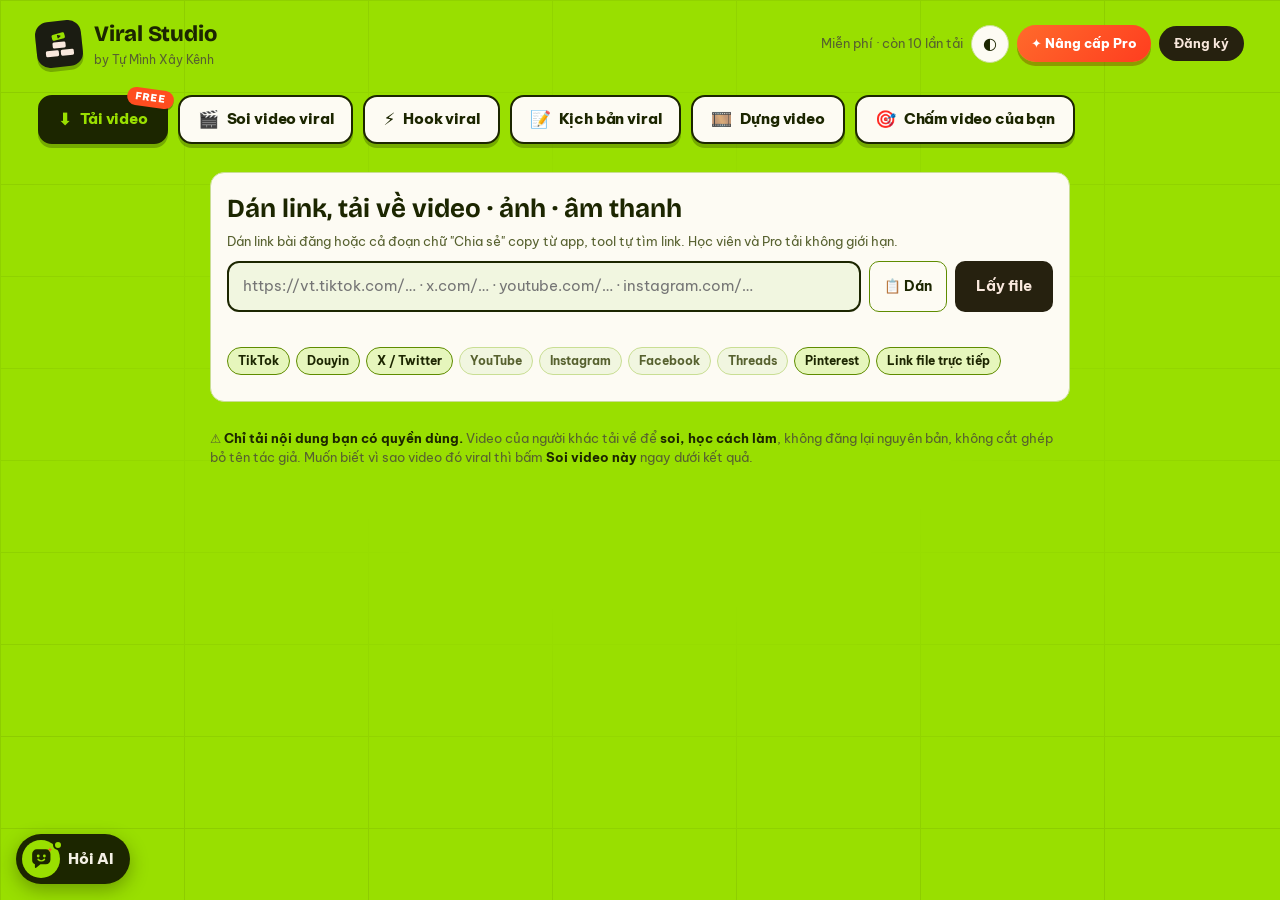
<file: tools/tai-ve.html>
<!doctype html>
<html lang="vi">
<head>
<meta charset="utf-8">
<meta name="viewport" content="width=device-width, initial-scale=1, viewport-fit=cover">
<title>Viral Studio · Tải video, ảnh, âm thanh · Tự Mình Xây Kênh</title>
<link rel="icon" type="image/svg+xml" href="data:image/svg+xml,%3Csvg%20xmlns%3D%22http%3A//www.w3.org/2000/svg%22%20viewBox%3D%220%200%2064%2064%22%3E%3Cg%20transform%3D%22rotate%28-9%2032%2017%29%22%3E%3Crect%20x%3D%2219%22%20y%3D%2211%22%20width%3D%2226%22%20height%3D%2212%22%20rx%3D%223%22%20fill%3D%22%2399df00%22/%3E%3Cpath%20d%3D%22M30%2014.4v5.2a1%201%200%200%200%201.52.86l4.6-2.6a1%201%200%200%200%200-1.72l-4.6-2.6A1%201%200%200%200%2030%2014.4z%22%20fill%3D%22%2326210f%22/%3E%3C/g%3E%3Crect%20x%3D%2219%22%20y%3D%2228%22%20width%3D%2226%22%20height%3D%2212%22%20rx%3D%223%22%20fill%3D%22%2326210f%22/%3E%3Crect%20x%3D%224%22%20y%3D%2244%22%20width%3D%2226%22%20height%3D%2212%22%20rx%3D%223%22%20fill%3D%22%2326210f%22/%3E%3Crect%20x%3D%2234%22%20y%3D%2244%22%20width%3D%2226%22%20height%3D%2212%22%20rx%3D%223%22%20fill%3D%22%2326210f%22/%3E%3C/svg%3E">
<meta name="description" content="Dán link TikTok, Douyin, X, YouTube, Instagram, Facebook, Pinterest… là tải được video không logo, ảnh gốc và nhạc nền. Miễn phí, không tốn lượt AI.">
<link rel="preconnect" href="https://fonts.googleapis.com">
<link rel="preconnect" href="https://fonts.gstatic.com" crossorigin>
<link href="https://fonts.googleapis.com/css2?family=Be+Vietnam+Pro:wght@400;500;600;700;800;900&family=Bricolage+Grotesque:opsz,wght@12..96,500;12..96,700;12..96,800&display=swap" rel="stylesheet">
<style>
  :root{
    --paper:#F9E8DD; --ink:#26210F; --lime:#99DF00; --moss:#1B220D;
    --bg:#99DF00; --surface:#FDFBF3; --surface-2:#F1F6E0; --line:#C9DE93; --line-strong:#5F8C00;
    --text:#1C2600; --muted:#57612F; --accent:#99DF00; --accent-ink:#1C2600; --accent-soft:#E6F6BC;
    --pro:#26210F; --pro-text:#F9E8DD; --danger:#B4432A; --warn:#B8860B; --ok:#3E7D1F;
    --radius:14px; --shadow:0 10px 30px rgba(38,33,15,.10);
    --font-ui:'Be Vietnam Pro', system-ui, -apple-system, 'Segoe UI', sans-serif;
    --font-display:'Bricolage Grotesque', 'Be Vietnam Pro', system-ui, sans-serif;
  }
  @media (prefers-color-scheme: dark){
    :root:not([data-theme="light"]){
      color-scheme:dark;
      --bg:#0B0C08; --surface:#15170F; --surface-2:#1E2114; --line:#4E6E10; --line-strong:#99DF00;
      --text:#F3F0E4; --muted:#B7B89A; --accent:#99DF00; --accent-ink:#0B0C08; --accent-soft:#233207;
      --pro:#99DF00; --pro-text:#1B220D; --shadow:0 10px 30px rgba(0,0,0,.35);
    }
  }
  :root[data-theme="dark"]{
    color-scheme:dark;
    --bg:#0B0C08; --surface:#15170F; --surface-2:#1E2114; --line:#4E6E10; --line-strong:#99DF00;
    --text:#F3F0E4; --muted:#B7B89A; --accent:#99DF00; --accent-ink:#0B0C08; --accent-soft:#233207;
    --pro:#99DF00; --pro-text:#1B220D; --shadow:0 10px 30px rgba(0,0,0,.35);
  }
  *{box-sizing:border-box}
  [hidden]{display:none!important}
  body{margin:0;background:var(--bg);color:var(--text);font-family:var(--font-ui);font-size:14.5px;line-height:1.5}
  body::before{content:"";position:fixed;inset:0;z-index:-1;pointer-events:none;opacity:.09;filter:blur(.6px);background-image:linear-gradient(#1c2600 1.5px,transparent 1.5px),linear-gradient(90deg,#1c2600 1.5px,transparent 1.5px);background-size:100% 92px,184px 100%;-webkit-mask-image:radial-gradient(ellipse 62% 58% at 50% 45%,transparent 0,transparent 38%,rgba(0,0,0,.55) 72%,#000 100%);mask-image:radial-gradient(ellipse 62% 58% at 50% 45%,transparent 0,transparent 38%,rgba(0,0,0,.55) 72%,#000 100%)}
  :root[data-theme="dark"] body::before{opacity:.07;background-image:linear-gradient(#99DF00 1px,transparent 1px),linear-gradient(90deg,#99DF00 1px,transparent 1px)}
  @media (prefers-color-scheme: dark){:root:not([data-theme="light"]) body::before{opacity:.07;background-image:linear-gradient(#99DF00 1px,transparent 1px),linear-gradient(90deg,#99DF00 1px,transparent 1px)}}
  .wrap{max-width:1240px;margin:0 auto;padding-inline:16px;padding-block:18px 60px}
  header.top{display:flex;align-items:center;justify-content:space-between;gap:16px;flex-wrap:wrap;margin-bottom:18px}
  .brand{display:flex;align-items:center;gap:12px;text-decoration:none;color:inherit}
  .tmxk-logo{width:38px;height:38px;flex:none}
  .tmxk-logo .ink{fill:var(--text)}
  .brand h1{font-family:var(--font-display);font-weight:800;font-size:22px;margin:0;letter-spacing:-.01em}
  .brand p{margin:0;color:var(--muted);font-size:12px}
  .row{display:flex;align-items:center;gap:10px;flex-wrap:wrap}
  .theme-btn{width:38px;height:38px;border-radius:50%;border:1px solid var(--line);background:var(--surface);color:var(--text);cursor:pointer;font-size:16px}
  .pill{border:1px solid var(--line-strong);background:var(--surface);color:var(--text);border-radius:999px;padding:7px 14px;font:inherit;font-weight:700;cursor:pointer;text-decoration:none;font-size:13px}
  .pill.pro{background:var(--pro);color:var(--pro-text);border-color:transparent}
  .feat-tabs{display:flex;align-items:flex-start;gap:10px;margin:-2px 0 18px;padding:4px 2px 10px;overflow-x:auto;scrollbar-width:none}
  .ft{flex:none;display:inline-flex;align-items:center;gap:8px;border-radius:14px;padding:11px 18px;font-size:15px;font-weight:800;letter-spacing:-.01em;text-decoration:none;border:2px solid var(--text);color:var(--text);background:var(--surface);box-shadow:0 4px 0 rgba(28,38,0,.28);transition:transform .15s,box-shadow .15s}
  .ft .fi{font-size:17px;line-height:1}
  .ft:hover{transform:translateY(-2px);box-shadow:0 6px 0 rgba(28,38,0,.28)}
  .ft.on,.ft.on:hover{background:var(--text);color:#99DF00;transform:none;box-shadow:0 4px 0 rgba(28,38,0,.28)}
  :root[data-theme="dark"] .ft{border-color:#99DF00;box-shadow:0 4px 0 rgba(153,223,0,.32)}
  :root[data-theme="dark"] .ft.on{background:#99DF00;color:#0B0C08;box-shadow:0 4px 0 rgba(153,223,0,.32)}
  @media (prefers-color-scheme: dark){:root:not([data-theme="light"]) .ft{border-color:#99DF00;box-shadow:0 4px 0 rgba(153,223,0,.32)} :root:not([data-theme="light"]) .ft.on{background:#99DF00;color:#0B0C08;box-shadow:0 4px 0 rgba(153,223,0,.32)}}
  @media (max-width:520px){.feat-tabs{display:grid;grid-template-columns:repeat(2,1fr);gap:8px;overflow:visible}.ft{flex-direction:column;justify-content:center;gap:4px;padding:9px 6px;font-size:13px;text-align:center;line-height:1.2}.ft .fi{font-size:19px}}
  /* điện thoại: nút chọn cao đủ bấm, chia đều hàng; ô nhập 16px để iPhone không tự phóng to */
  @media (max-width:520px){
    .seg{display:flex;width:100%}
    .seg button{flex:1 1 auto;min-height:42px;padding:9px 10px;font-size:13.5px}
    input:not([type=checkbox]):not([type=radio]):not([type=range]),.card select,.card textarea{font-size:16px}   /* .card để thắng rule select,textarea 14px bên dưới */
    button,.pill{min-height:38px}
    .theme-btn{min-height:0}
  }  @media (max-width:520px){.feat-tabs .ft:last-child:nth-child(odd){grid-column:span 2;flex-direction:row;gap:8px}}
  .card{background:var(--surface);border:1px solid var(--line);border-radius:var(--radius);padding:16px}
  .card h2{font-family:var(--font-display);font-weight:700;font-size:15px;margin:0 0 10px;display:flex;align-items:center;gap:8px}
  .hint{color:var(--muted);font-size:13px;margin:0 0 10px}
  .btn{font:inherit;font-weight:700;border:1px solid var(--line-strong);background:var(--surface);color:var(--text);border-radius:10px;padding:9px 14px;cursor:pointer;display:inline-flex;align-items:center;justify-content:center;gap:8px;text-decoration:none;font-size:13.5px}
  .btn.pro{background:var(--pro);color:var(--pro-text);border-color:transparent}
  .btn.lg{padding:13px 20px;font-size:15px}
  .btn:disabled{opacity:.55;cursor:default}
  .status{font-size:13px;color:var(--muted);margin-top:8px;min-height:1.2em}
  .status.err{color:var(--danger)} .status.ok{color:var(--ok)}
  .spinner{display:inline-block;width:14px;height:14px;border:2px solid currentColor;border-right-color:transparent;border-radius:50%;animation:spin .8s linear infinite;vertical-align:-2px;margin-right:6px}
  @keyframes spin{to{transform:rotate(360deg)}}
  .toast{position:fixed;left:50%;bottom:calc(env(safe-area-inset-bottom,0px) + 18px);transform:translateX(-50%);background:var(--ink);color:var(--paper);padding:10px 16px;border-radius:999px;font-size:13px;box-shadow:var(--shadow);opacity:0;transition:.2s;pointer-events:none;z-index:50;max-width:92vw;text-align:center}
  .toast.show{opacity:1}
  .quota{font-size:12.5px;color:var(--muted)}
  .main{max-width:860px;margin:0 auto;display:flex;flex-direction:column;gap:14px}
  .hero h2{font-size:clamp(20px,3.4vw,26px);margin-bottom:4px}
  .inrow{display:grid;grid-template-columns:1fr auto auto;gap:8px;margin-top:6px}
  .inrow input{width:100%;font:inherit;font-size:15px;color:var(--text);background:var(--surface-2);border:2px solid var(--text);border-radius:12px;padding:12px 14px;min-width:0}
  .inrow input:focus{outline:3px solid var(--accent);outline-offset:1px}
  .nen{display:flex;flex-wrap:wrap;gap:6px;margin-top:12px}
  .nen span{font-size:12px;font-weight:700;padding:4px 10px;border-radius:999px;background:var(--surface-2);border:1px solid var(--line);color:var(--muted)}
  .nen span.full{background:var(--accent-soft);color:var(--text);border-color:var(--line-strong)}
  .ls{display:flex;flex-wrap:wrap;gap:6px;margin-top:10px}
  .ls button{font:inherit;font-size:12px;border:1px dashed var(--line-strong);background:transparent;color:var(--text);border-radius:999px;padding:4px 10px;cursor:pointer;max-width:260px;overflow:hidden;text-overflow:ellipsis;white-space:nowrap}
  .info{display:grid;grid-template-columns:96px 1fr;gap:14px;align-items:start}
  .info .cv{width:96px;aspect-ratio:3/4;border-radius:10px;object-fit:cover;background:var(--line);display:block}
  .info .cv.nop{display:grid;place-items:center;font-size:28px}
  .info b{display:block;font-size:14.5px;line-height:1.35;word-break:break-word}
  .info small{color:var(--muted);font-size:12.5px;display:block;margin-top:4px}
  .info .row{margin-top:10px;gap:8px}
  .tag{display:inline-block;font-size:11.5px;font-weight:800;text-transform:uppercase;letter-spacing:.06em;background:var(--text);color:var(--bg);border-radius:6px;padding:2px 7px;margin-bottom:6px}
  .grp h3{font-size:12.5px;margin:4px 0 8px;text-transform:uppercase;letter-spacing:.06em;color:var(--muted);display:flex;align-items:center;gap:8px}
  .grp h3 .btn{margin-left:auto;text-transform:none;letter-spacing:0;padding:5px 10px;font-size:12.5px}
  .items{display:grid;gap:8px}
  .it{display:grid;grid-template-columns:52px 1fr auto;gap:10px;align-items:center;padding:8px;border:1px solid var(--line);border-radius:12px;background:var(--surface-2)}
  .it .th{width:52px;height:52px;border-radius:8px;object-fit:cover;background:var(--line);display:grid;place-items:center;font-size:22px}
  .it b{font-size:13.5px;display:block}
  .it small{color:var(--muted);font-size:12px;display:block;word-break:break-all}
  .it .act{display:flex;gap:6px;align-items:center}
  .it .act a{font-size:12px;color:var(--muted)}
  .imgs{display:grid;grid-template-columns:repeat(auto-fill,minmax(120px,1fr));gap:8px}
  .im{position:relative;border-radius:10px;overflow:hidden;border:1px solid var(--line);background:var(--surface-2)}
  .im img{width:100%;aspect-ratio:3/4;object-fit:cover;display:block}
  .im .btn{position:absolute;left:6px;right:6px;bottom:6px;padding:6px;font-size:12px}
  video.pv{width:100%;max-height:420px;border-radius:12px;background:#000;display:block;margin-bottom:10px}
  .bar{height:4px;border-radius:4px;background:var(--line);overflow:hidden;margin-top:6px}
  .bar i{display:block;height:100%;width:0;background:var(--line-strong);transition:width .2s}
  .note{font-size:12.5px;color:var(--muted);line-height:1.55}
  .note b{color:var(--text)}
  @media (max-width:560px){
    .quota{display:none}
    .inrow{grid-template-columns:1fr 1fr}.inrow input{grid-column:1/-1;font-size:16px}
    .info{grid-template-columns:72px 1fr}.info .cv{width:72px}
    .it{grid-template-columns:44px 1fr}.it .th{width:44px;height:44px}.it .act{grid-column:1/-1}.it .act .btn{flex:1}
  }
</style>
<link rel="stylesheet" href="dien-thoai.css?v=202610161600">
<script src="dien-thoai.js?v=202610161600" defer></script>
</head>
<body>
<div class="wrap">
  <header class="top">
    <a class="brand" href="../index.html" aria-label="Tự Mình Xây Kênh, về trang chủ">
      <svg class="tmxk-logo" viewBox="0 0 64 64" aria-hidden="true"><g transform="rotate(-9 32 17)"><rect x="19" y="11" width="26" height="12" rx="3" fill="#99df00"/><path d="M30 14.4v5.2a1 1 0 0 0 1.52.86l4.6-2.6a1 1 0 0 0 0-1.72l-4.6-2.6A1 1 0 0 0 30 14.4z" fill="#26210f"/></g><rect class="ink" x="19" y="28" width="26" height="12" rx="3"/><rect class="ink" x="4" y="44" width="26" height="12" rx="3"/><rect class="ink" x="34" y="44" width="26" height="12" rx="3"/></svg>
      <div><h1>Viral Studio</h1><p>by Tự Mình Xây Kênh</p></div>
    </a>
    <div class="row" style="gap:8px">
      <span class="quota" id="quota"></span>
      <button class="theme-btn" id="themeBtn" type="button" aria-label="Đổi giao diện sáng hoặc tối">◐</button>
      <button class="pill pro" id="acctBtn" type="button">Tài khoản</button>
    </div>
  </header>

  <nav class="feat-tabs" aria-label="Công cụ trong Viral Studio">
    <a data-ngan="Tải" class="ft on" href="#" aria-current="page" data-tool="taive"><span class="fi" aria-hidden="true">⬇️</span>Tải video</a>
    <a data-ngan="Soi" class="ft" href="soi-video.html"><span class="fi" aria-hidden="true">🎬</span>Soi video viral</a>
    <a data-ngan="Hook" class="ft" href="hook-text.html"><span class="fi" aria-hidden="true">⚡</span>Hook viral</a>
    <a data-ngan="Kịch bản" class="ft" href="kich-ban.html"><span class="fi" aria-hidden="true">📝</span>Kịch bản viral</a>
    <a data-ngan="Dựng" class="ft" href="dung-video.html"><span class="fi" aria-hidden="true">🎞️</span>Dựng video</a>
    <a data-ngan="Chấm" class="ft" href="cham-video.html"><span class="fi" aria-hidden="true">🎯</span>Chấm video của bạn</a>
  </nav>

  <main class="main">
    <section class="card hero">
      <h2>Dán link, tải về video · ảnh · âm thanh</h2>
      <p class="hint">Dán link bài đăng hoặc cả đoạn chữ "Chia sẻ" copy từ app, tool tự tìm link. Học viên và Pro tải không giới hạn.</p>
      <div class="inrow">
        <input id="link" type="url" inputmode="url" autocomplete="off" placeholder="https://vt.tiktok.com/… · x.com/… · youtube.com/… · instagram.com/…" aria-label="Link bài đăng">
        <button class="btn" id="btnDan" type="button">📋 Dán</button>
        <button class="btn pro lg" id="btnLay" type="button">Lấy file</button>
      </div>
      <div class="status" id="st" role="status" aria-live="polite"></div>
      <div class="nen" aria-label="Nền tảng hỗ trợ">
        <span class="full" title="Video không logo, HD, ảnh slide, nhạc nền, ảnh bìa">TikTok</span>
        <span class="full" title="Video không logo, ảnh, nhạc nền">Douyin</span>
        <span class="full" title="Video, GIF, ảnh gốc">X / Twitter</span>
        <span title="Ảnh bìa; video và mp3 khi có máy tải riêng của khoá">YouTube</span>
        <span title="Tùy bài công khai">Instagram</span>
        <span title="Tùy bài công khai">Facebook</span>
        <span title="Tùy bài công khai">Threads</span>
        <span class="full" title="Ảnh gốc, video">Pinterest</span>
        <span class="full" title="Link thẳng tới file mp4, jpg, mp3…">Link file trực tiếp</span>
      </div>
      <div class="ls" id="lichSu"></div>
    </section>

    <section class="card" id="kq" hidden></section>

    <p class="note">⚠️ <b>Chỉ tải nội dung bạn có quyền dùng.</b> Video của người khác tải về để <b>soi, học cách làm</b>, không đăng lại nguyên bản, không cắt ghép bỏ tên tác giả. Muốn biết vì sao video đó viral thì bấm <b>Soi video này</b> ngay dưới kết quả.</p>
  </main>
</div>
<div class="toast" id="toast" role="status" aria-live="polite"></div>

<script src="tai-khoan.js?v=202610041200"></script>
<script>document.addEventListener("DOMContentLoaded",function(){if(typeof TK==="undefined"){var k=document.createElement("div");k.style.cssText="position:fixed;left:12px;right:12px;bottom:12px;z-index:9999;background:#ff4d6d;color:#fff;padding:12px 14px;border-radius:12px;font:14px system-ui;display:flex;gap:10px;align-items:center;justify-content:space-between";k.innerHTML="Trang tải thiếu một phần (mạng chập chờn) nên nút AI chưa chạy được. <button onclick=\"location.reload()\" style=\"background:#fff;color:#000;border:0;border-radius:8px;padding:6px 12px;font-weight:700\">Tải lại trang</button>";document.body.appendChild(k);}});</script>
<script>
const $ = s => document.querySelector(s);
const el = (t, c, txt) => { const e = document.createElement(t); if (c) e.className = c; if (txt != null) e.textContent = txt; return e; };
const ls = { get(k){ try { return localStorage.getItem(k); } catch { return null; } }, set(k,v){ try { localStorage.setItem(k,v); } catch {} } };
const API = 'https://script.google.com/macros/s/AKfycbyxe1nWupAl6VheDZHaU3Ojm-d6c8F_khhUMtkehNCLh5OnGW6f2uF0PKPYZ4eYUqyGjQ/exec';
let toastT; function toast(m) { const t = $('#toast'); t.textContent = m; t.classList.add('show'); clearTimeout(toastT); toastT = setTimeout(() => t.classList.remove('show'), 3200); }
const TEN_NEN = { tiktok: 'TikTok', douyin: 'Douyin', x: 'X', youtube: 'YouTube', instagram: 'Instagram', facebook: 'Facebook', threads: 'Threads', pinterest: 'Pinterest', reddit: 'Reddit', file: 'File', khac: 'Trang web' };
const ICON = { video: '🎬', anh: '🖼️', am_thanh: '🎵' };
const NHOM = [['video', 'Video'], ['anh', 'Ảnh'], ['am_thanh', 'Âm thanh']];

function timLink(t) { const m = String(t || '').match(/https?:\/\/[^\s"'<>]+/i); return m ? m[0].replace(/[),.;!?]+$/, '') : ''; }
function nenCua(u) {
  return /tiktok\.com/i.test(u) ? 'tiktok' : /douyin\.com|iesdouyin\.com/i.test(u) ? 'douyin'
    : /\/\/(www\.|mobile\.)?(x|twitter)\.com\//i.test(u) ? 'x' : /youtu\.?be/i.test(u) ? 'youtube'
    : /instagram\.com/i.test(u) ? 'instagram' : /facebook\.com|fb\.watch|fb\.com/i.test(u) ? 'facebook'
    : /threads\.(net|com)/i.test(u) ? 'threads' : /pinterest\.|pin\.it/i.test(u) ? 'pinterest'
    : /reddit\.com|redd\.it/i.test(u) ? 'reddit'
    : /\.(mp4|mov|webm|m4v|jpe?g|png|webp|gif|mp3|m4a|wav|ogg|aac)(\?|#|$)/i.test(u) ? 'file' : 'khac';
}
function coMB(n) { return n > 100000 ? (n / 1048576).toFixed(n > 10485760 ? 0 : 1).replace('.', ',') + ' MB' : ''; }
function fmtSo(n) { return (Number(n) || 0).toLocaleString('en-US'); }
function tuyetDoi(u) { u = String(u || ''); return /^\//.test(u) ? 'https://www.tikwm.com' + u : u; }

/* ── Nguồn chạy thẳng trên trình duyệt (có CORS): tikwm cho TikTok/Douyin, fxtwitter cho X ── */
function tuTikwm(d, nen) {
  const a = d.author || {}, items = [];
  if (Array.isArray(d.images) && d.images.length) d.images.forEach((u, i) => items.push({ loai: 'anh', url: tuyetDoi(u), nhan: 'Ảnh ' + (i + 1) }));
  else {
    if (d.hdplay) items.push({ loai: 'video', url: tuyetDoi(d.hdplay), nhan: 'Video HD · không logo', size: d.hd_size });
    if (d.play && d.play !== d.hdplay) items.push({ loai: 'video', url: tuyetDoi(d.play), nhan: 'Video · không logo', size: d.size });
    if (d.wmplay) items.push({ loai: 'video', url: tuyetDoi(d.wmplay), nhan: 'Video · có logo', size: d.wm_size });
  }
  const mi = d.music_info || {};
  if (d.music || mi.play) items.push({ loai: 'am_thanh', url: tuyetDoi(d.music || mi.play), nhan: 'Nhạc nền' + (mi.title ? ' · ' + mi.title : '') + (mi.author ? ' – ' + mi.author : ''), ext: 'mp3' });
  if (d.origin_cover || d.cover) items.push({ loai: 'anh', url: tuyetDoi(d.origin_cover || d.cover), nhan: 'Ảnh bìa', bia: true });
  return { nen, id: String(d.id || ''), tieu_de: d.title || '', tac_gia: a.nickname ? a.nickname + (a.unique_id ? ' (@' + a.unique_id + ')' : '') : (a.unique_id || ''), bia: tuyetDoi(d.origin_cover || d.cover), giay: d.duration, so: d.play_count != null ? { view: d.play_count, like: d.digg_count, cmt: d.comment_count, share: d.share_count } : null, items };
}
function tuFx(t) {
  const items = [], all = ((t.media || {}).all) || [].concat((t.media || {}).photos || [], (t.media || {}).videos || []);
  let bia = '';
  all.forEach((m, i) => {
    if (m.type === 'photo') { const u = /pbs\.twimg\.com\/media\//.test(m.url) ? m.url.replace(/\?.*$/, '') + '?name=orig' : m.url; items.push({ loai: 'anh', url: u, nhan: 'Ảnh ' + (i + 1) + (m.width ? ' · ' + m.width + '×' + m.height : '') }); bia = bia || m.url; }
    else { items.push({ loai: 'video', url: m.url, nhan: (m.type === 'gif' ? 'GIF (mp4) ' : 'Video ') + (i + 1) + (m.width ? ' · ' + m.width + '×' + m.height : ''), thumb: m.thumbnail_url }); bia = bia || m.thumbnail_url; }
  });
  const a = t.author || {};
  return { nen: 'x', id: String(t.id || ''), tieu_de: t.text || '', tac_gia: a.name ? a.name + ' (@' + a.screen_name + ')' : '', bia, so: t.views != null ? { view: t.views, like: t.likes, cmt: t.replies, share: t.retweets } : null, items };
}
async function hoiTikwm(link) {
  for (let lan = 0; lan < 2; lan++) {
    const r = await fetch('https://www.tikwm.com/api/', { method: 'POST', headers: { 'Content-Type': 'application/x-www-form-urlencoded' }, body: 'hd=1&url=' + encodeURIComponent(link) });
    const j = await r.json();
    if (j && j.code === 0 && j.data) return j.data;
    if (!/limit|request/i.test(String(j && j.msg || ''))) throw new Error('tikwm: ' + (j && j.msg));
    await new Promise(z => setTimeout(z, 1300));   // tikwm miễn phí cho 1 yêu cầu mỗi giây
  }
  throw new Error('tikwm bận');
}
async function hoiFx(link) {
  const m = link.match(/status(?:es)?\/(\d+)/i); if (!m) throw new Error('khong co id');
  const r = await fetch('https://api.fxtwitter.com/status/' + m[1]); const j = await r.json();
  if (!j || !j.tweet) throw new Error('fx: ' + (j && j.message)); return j.tweet;
}
function ytId(u) { const m = u.match(/(?:v=|youtu\.be\/|shorts\/|embed\/|live\/)([\w-]{11})/); return m ? m[1] : ''; }

async function hoiMayChu(link) {
  const r = await TK.goi({ action: 'hook_ai', mode: 'taive', link });
  if (!r.ok && /can_dangky|het_phien|het_han_hv|unknown_action/.test(r.error || '')) r.error = 'may_chu_cu';   // máy chủ chưa có TaiVe.gs nên rơi vào nhánh AI bắt đăng nhập
  return r;
}

/* YouTube qua máy chủ Cloudflare (/yt): THỬ NGHIỆM, đang tắt. Đo 10/2026: YouTube chỉ cho tải khoảng 16MB đầu mỗi file rồi trả 403
   (thiếu mã PO token chống bot), nên file lớn bị tải dở. Giữ lại để bật khi YouTube nới hoặc có cách lấy PO token. */
async function hoiYtWorker(id) {
  try {
    const mc = await TK.mayChu(); if (!mc.url) return null;
    const ctl = new AbortController(); setTimeout(() => ctl.abort(), 20000);
    const j = await (await fetch(mc.url + '/yt?v=' + id, { signal: ctl.signal })).json();
    return j.ok && j.items && j.items.length ? { ok: true, nen: 'youtube', tieu_de: j.tieu_de, tac_gia: j.tac_gia, items: j.items } : null;
  } catch { return null; }
}

let dangLay = false, kqHienTai = null;
async function lay(tuLink) {
  if (dangLay) return;
  const st = $('#st'), raw = tuLink || $('#link').value, link = timLink(raw);
  if (!link) { st.className = 'status err'; st.textContent = 'Chưa thấy link. Dán link bài đăng (bắt đầu bằng https://).'; $('#link').focus(); return; }
  $('#link').value = link;
  if (!TK.canTai()) { st.className = 'status err'; st.textContent = 'Bạn đã dùng hết lượt tải miễn phí.'; return; }   // hết lượt: bảng Nâng cấp Pro / Đăng ký học viên
  const nen = nenCua(link);
  dangLay = true; $('#btnLay').disabled = true;
  st.className = 'status'; st.innerHTML = `<span class="spinner"></span>Đang lấy file từ ${TEN_NEN[nen] || 'trang'}…`;
  let kq = null, loi = '';
  try {
    if (nen === 'tiktok' || nen === 'douyin') {
      try { kq = tuTikwm(await hoiTikwm(link), nen); }
      catch (e) { const r = await hoiMayChu(link); if (r.ok && r.raw) kq = tuTikwm(r.raw, nen); else loi = r.error || 'khong_lay_duoc'; }
    } else if (nen === 'x') {
      try { kq = tuFx(await hoiFx(link)); }
      catch (e) { const r = await hoiMayChu(link); if (r.ok && r.raw) kq = tuFx(r.raw); else loi = r.error || 'khong_lay_duoc'; }
    } else if (nen === 'file') {
      const ext = (link.match(/\.(\w+)(\?|#|$)/) || [])[1] || '';
      kq = { nen, id: '', tieu_de: decodeURIComponent(link.split('/').pop().split('?')[0]), items: [{ loai: /mp3|m4a|wav|ogg|aac/i.test(ext) ? 'am_thanh' : /jpe?g|png|webp|gif/i.test(ext) ? 'anh' : 'video', url: link, nhan: 'File gốc', ext }] };
    } else {
      let r = null;
      // YouTube qua máy chủ Cloudflare (hoiYtWorker) đã thử: YouTube chỉ cho tải ~16MB đầu rồi chặn, nên tạm không dùng
      try { r = await hoiMayChu(link); } catch (e) { r = { ok: false, error: 'loi_mang' }; }
      if (r.ok) kq = { nen: r.nen || nen, id: '', tieu_de: r.tieu_de || '', tac_gia: r.tac_gia || '', items: r.items || [] };
      else loi = r.error || 'khong_lay_duoc';
      if (nen === 'youtube') {   // ảnh bìa YouTube luôn lấy được, video/mp3 cần cobalt trên máy chủ
        const id = ytId(link);
        if (id) {
          kq = kq || { nen, id, tieu_de: '', items: [] }; kq.id = id; kq.bia = kq.bia || `https://i.ytimg.com/vi/${id}/hqdefault.jpg`;
          if (!kq.items.some(x => x.loai === 'anh')) kq.items.push({ loai: 'anh', url: `https://i.ytimg.com/vi/${id}/maxresdefault.jpg`, nhan: 'Ảnh bìa gốc (1280×720)', bia: true }, { loai: 'anh', url: `https://i.ytimg.com/vi/${id}/hqdefault.jpg`, nhan: 'Ảnh bìa nhỏ (480×360)', bia: true });
          if (!r.ok) kq.ghi_chu = r.co_cobalt ? 'Máy tải đang không lấy được video này (YouTube đôi khi chặn máy chủ). Thử lại sau ít phút; hiện lấy được ảnh bìa.' : 'Tải video, mp3 YouTube cần máy tải riêng của khoá (mentor cài bằng bot /maytai). Hiện lấy được ảnh bìa.';
          loi = '';
        }
      }
    }
  } catch (e) { loi = TK.loiMang && TK.loiMang(e) ? 'loi_mang' : 'khong_lay_duoc'; console.error('[taive]', e); }
  dangLay = false; $('#btnLay').disabled = false;
  if (!kq || !kq.items.length) {
    st.className = 'status err';
    st.textContent = ({
      may_chu_cu: 'Máy chủ chưa cập nhật phần Tải về. Mentor dán TaiVe.gs và HookAI.gs mới vào Apps Script rồi Deploy → New version.',
      loi_mang: 'Máy bạn đang mất mạng hoặc dịch vụ tải đang nghẽn. Kiểm tra mạng rồi bấm lại.',
      link_sai: 'Link không hợp lệ.',
      khong_lay_duoc: nen === 'instagram' || nen === 'facebook' || nen === 'threads' ? `Bài ${TEN_NEN[nen]} này không mở công khai cho máy chủ đọc (thường do bài riêng tư hoặc bắt đăng nhập). Thử bài khác, hoặc mentor cài máy tải riêng (bot /maytai) để tải đầy đủ.` : 'Không lấy được file từ link này. Kiểm tra bài còn công khai không, hoặc thử lại sau ít phút.'
    })[loi] || 'Không lấy được file từ link này (' + loi + '). Thử lại sau ít phút.';
    return;
  }
  kqHienTai = kq; ve(kq);
  const n = kq.items.length;
  st.className = 'status ok'; st.textContent = `Tìm thấy ${n} file. Bấm Tải về ở file bạn cần.`;
  luuLichSu(link, kq);
  TK.dungTai().then(veQuota);   // trừ 1 lượt sau khi lấy được file (học viên, Pro không trừ)
}

/* ── Vẽ kết quả ── */
function ve(kq) {
  const box = $('#kq'); box.hidden = false; box.innerHTML = '';
  const info = el('div', 'info');
  if (kq.bia) { const im = el('img', 'cv'); im.src = kq.bia; im.alt = ''; im.referrerPolicy = 'no-referrer'; im.onerror = () => im.replaceWith(Object.assign(el('div', 'cv nop', ICON[(kq.items[0] || {}).loai] || '📄'))); info.append(im); }
  else info.append(el('div', 'cv nop', ICON[(kq.items[0] || {}).loai] || '📄'));
  const tx = el('div');
  tx.append(el('span', 'tag', TEN_NEN[kq.nen] || 'Trang web'));
  tx.append(el('b', '', (kq.tieu_de || 'Không có tiêu đề').slice(0, 220)));
  const phu = [kq.tac_gia, kq.giay ? kq.giay + ' giây' : '', kq.so ? `${fmtSo(kq.so.view)} view · ${fmtSo(kq.so.like)} tim · ${fmtSo(kq.so.cmt)} bình luận · ${fmtSo(kq.so.share)} chia sẻ` : ''].filter(Boolean).join(' · ');
  if (phu) tx.append(el('small', '', phu));
  if (kq.ghi_chu) tx.append(el('small', '', 'ℹ️ ' + kq.ghi_chu));
  const row = el('div', 'row');
  if ((kq.nen === 'tiktok' || kq.nen === 'youtube') && $('#link').value) { const a = el('a', 'btn pro', '🎬 Soi video này →'); a.href = 'soi-video.html?link=' + encodeURIComponent($('#link').value); row.append(a); }
  const cp = el('button', 'btn', '📋 Chép tiêu đề'); cp.type = 'button'; cp.onclick = async () => { try { await navigator.clipboard.writeText(kq.tieu_de || ''); toast('Đã chép tiêu đề'); } catch { toast('Không chép được'); } };
  if (kq.tieu_de) row.append(cp);
  tx.append(row); info.append(tx); box.append(info);

  const vid0 = kq.items.find(i => i.loai === 'video');
  NHOM.forEach(([loai, ten]) => {
    const ds = kq.items.filter(i => i.loai === loai); if (!ds.length) return;
    const g = el('div', 'grp'); g.style.marginTop = '16px';
    const h = el('h3', '', `${ICON[loai]} ${ten} (${ds.length})`);
    if (ds.length > 1 && loai === 'anh') { const all = el('button', 'btn', '⬇️ Tải tất cả'); all.type = 'button'; all.onclick = () => taiHet(ds, all); h.append(all); }
    g.append(h);
    if (loai === 'video' && vid0) { const v = el('video', 'pv'); v.controls = true; v.preload = 'none'; v.playsInline = true; v.src = vid0.url; if (kq.bia || vid0.thumb) v.poster = vid0.thumb || kq.bia; g.append(v); }
    if (loai === 'anh' && ds.filter(i => !i.bia).length > 1) {
      const wrap = el('div', 'imgs');
      ds.forEach(it => { const c = el('div', 'im'); const im = el('img'); im.src = it.url; im.alt = it.nhan; im.loading = 'lazy'; im.referrerPolicy = 'no-referrer'; const b = el('button', 'btn pro', '⬇️ ' + it.nhan); b.type = 'button'; b.onclick = () => taiFile(it, b); c.append(im, b); wrap.append(c); });
      g.append(wrap);
    } else {
      const wrap = el('div', 'items');
      ds.forEach(it => {
        const r = el('div', 'it');
        if (loai === 'anh' || it.thumb) { const im = el('img', 'th'); im.src = it.thumb || it.url; im.alt = ''; im.loading = 'lazy'; im.referrerPolicy = 'no-referrer'; r.append(im); } else r.append(el('div', 'th', ICON[loai]));
        const t = el('div'); t.append(el('b', '', it.nhan)); t.append(el('small', '', [coMB(it.size), tenFile(it)].filter(Boolean).join(' · '))); const bar = el('div', 'bar'); bar.hidden = true; bar.append(el('i')); t.append(bar); r.append(t);
        const act = el('div', 'act'); const b = el('button', 'btn pro', '⬇️ Tải về'); b.type = 'button'; b.onclick = () => taiFile(it, b, bar); const mo = el('a', '', 'Mở'); mo.href = it.url; mo.target = '_blank'; mo.rel = 'noopener noreferrer';
        act.append(b, mo); r.append(act); wrap.append(r);
      });
      g.append(wrap);
    }
    box.append(g);
  });
  box.scrollIntoView({ behavior: 'smooth', block: 'start' });
}

/* ── Tải file: thử thẳng từ trình duyệt → máy chủ tải hộ (≤35MB) → mở tab mới để tự lưu ── */
function duoiFile(it, mime) {
  if (it.ext) return it.ext;
  const m = String(mime || '').match(/\/(mp4|webm|quicktime|jpeg|png|webp|gif|mpeg|mp3|mp4a|ogg|wav|aac)/i);
  if (m) return { quicktime: 'mov', jpeg: 'jpg', mpeg: 'mp3', mp4a: 'm4a' }[m[1].toLowerCase()] || m[1].toLowerCase();
  const u = String(it.url).split('?')[0].match(/\.(mp4|mov|webm|jpe?g|png|webp|gif|mp3|m4a|wav|ogg)$/i);
  if (u) return u[1].toLowerCase().replace('jpeg', 'jpg');
  return it.loai === 'video' ? 'mp4' : it.loai === 'anh' ? 'jpg' : 'mp3';
}
function tenFile(it, mime) {
  const kq = kqHienTai || {}, slug = s => String(s || '').normalize('NFD').replace(/[̀-ͯ]/g, '').replace(/đ/gi, 'd').toLowerCase().replace(/[^a-z0-9]+/g, '-').replace(/^-|-$/g, '').slice(0, 40);
  return [kq.nen, kq.id || slug(kq.tieu_de).slice(0, 24), slug(it.nhan.split(' · ').slice(0, 2).join(' '))].filter(Boolean).join('-') + '.' + duoiFile(it, mime);
}
function luuBlob(blob, ten) {
  const u = URL.createObjectURL(blob), a = document.createElement('a');
  a.href = u; a.download = ten; document.body.append(a); a.click(); a.remove();
  setTimeout(() => URL.revokeObjectURL(u), 60000);
}
async function taiThang(it, bar) {
  const r = await fetch(it.url, { referrerPolicy: 'no-referrer' });
  if (!r.ok) throw new Error('http ' + r.status);
  const tong = Number(r.headers.get('content-length')) || it.size || 0;
  if (!r.body || !tong || !bar) return r.blob();
  const rd = r.body.getReader(), khuc = []; let da = 0;
  bar.hidden = false;
  for (;;) { const { done, value } = await rd.read(); if (done) break; khuc.push(value); da += value.length; bar.firstChild.style.width = Math.min(100, da / tong * 100) + '%'; }
  return new Blob(khuc, { type: r.headers.get('content-type') || '' });
}
async function taiHo(it) {
  const r = await TK.goi({ action: 'hook_ai', mode: 'taive_file', link: it.url });
  if (!r.ok) { const e = new Error(r.error || 'loi'); e.ma = r.error; throw e; }
  const bin = atob(r.b64), arr = new Uint8Array(bin.length); for (let i = 0; i < bin.length; i++) arr[i] = bin.charCodeAt(i);
  return new Blob([arr], { type: r.mime || '' });
}
/* máy chủ phụ Cloudflare (mentor cài, bot /maychu): stream file lớn về thẳng máy, có tên file. Không giới hạn 35MB. */
async function taiHoCF(it, bar) {
  const mc = await TK.mayChu(); if (!mc.url) throw new Error('khong_co_may_chu');
  const u = mc.url + '/tai?u=' + encodeURIComponent(it.url) + '&ten=' + encodeURIComponent(tenFile(it, ''));
  const r = await fetch(u); if (!r.ok) { const e = new Error('cf ' + r.status); e.ma = 'cf_' + r.status; throw e; }
  const tong = Number(r.headers.get('content-length')) || it.size || 0;
  if (!r.body || !tong || !bar) return r.blob();
  const rd = r.body.getReader(), khuc = []; let da = 0; bar.hidden = false;
  for (;;) { const { done, value } = await rd.read(); if (done) break; khuc.push(value); da += value.length; bar.firstChild.style.width = Math.min(100, da / tong * 100) + '%'; }
  return new Blob(khuc, { type: r.headers.get('content-type') || '' });
}
async function taiFile(it, btn, bar) {
  const cu = btn.textContent; btn.disabled = true; btn.innerHTML = '<span class="spinner"></span>Đang tải';
  try {
    let blob;
    try { blob = await taiThang(it, bar); }
    catch (e) {
      btn.innerHTML = '<span class="spinner"></span>Máy chủ tải hộ';
      try { blob = await taiHoCF(it, bar); } catch (e2) { blob = await taiHo(it); }   // Cloudflare (không giới hạn) → Apps Script (≤35MB)
    }
    if (!blob || blob.size < 500) throw new Error('rong');
    luuBlob(blob, tenFile(it, blob.type)); toast('Đã tải: ' + tenFile(it, blob.type));
    btn.textContent = '✓ Đã tải';
  } catch (e) {
    console.error('[taive file]', e);
    // tải tự động không được: đổi nút thành link mở file (mở tab mới sau await sẽ bị chặn popup)
    const a = el('a', 'btn', 'Mở để lưu ↗'); a.href = it.url; a.target = '_blank'; a.rel = 'noopener noreferrer';
    if (btn.isConnected) btn.replaceWith(a);
    toast(e && e.ma === 'file_qua_lon' ? 'File lớn hơn 35MB: bấm "Mở để lưu", rồi bấm ⋮ hoặc giữ vào video → Tải xuống.' : 'Không tải thẳng được: bấm "Mở để lưu", rồi bấm ⋮ hoặc giữ vào video/ảnh → Tải xuống/Lưu.');
    btn.textContent = cu;
  } finally { btn.disabled = false; if (bar) setTimeout(() => { bar.hidden = true; bar.firstChild.style.width = '0'; }, 1200); }
}
async function taiHet(ds, btn) {
  btn.disabled = true;
  for (let i = 0; i < ds.length; i++) { btn.textContent = `Đang tải ${i + 1}/${ds.length}`; const b = el('button'); await taiFile(ds[i], b); await new Promise(z => setTimeout(z, 400)); }
  btn.textContent = '✓ Đã tải hết'; btn.disabled = false;
}

/* ── Link gần đây ── */
function docLichSu() { try { return JSON.parse(ls.get('tv.lichsu') || '[]'); } catch { return []; } }
function luuLichSu(link, kq) { const ds = docLichSu().filter(x => x.link !== link); ds.unshift({ link, t: (kq.tieu_de || link).slice(0, 60), nen: kq.nen }); ls.set('tv.lichsu', JSON.stringify(ds.slice(0, 8))); veLichSu(); }
function veLichSu() {
  const box = $('#lichSu'); box.innerHTML = ''; const ds = docLichSu(); if (!ds.length) return;
  box.append(el('span', 'quota', 'Gần đây:'));
  ds.forEach(x => { const b = el('button', '', `${TEN_NEN[x.nen] || ''} · ${x.t}`); b.type = 'button'; b.title = x.link; b.onclick = () => { $('#link').value = x.link; lay(); }; box.append(b); });
}

/* ── boot ── */
function applyTheme(t) { if (t) document.documentElement.dataset.theme = t; else delete document.documentElement.dataset.theme; }
applyTheme(ls.get('hook.theme'));
$('#themeBtn').addEventListener('click', () => { const dark = document.documentElement.dataset.theme ? document.documentElement.dataset.theme === 'dark' : matchMedia('(prefers-color-scheme: dark)').matches; const t = dark ? 'light' : 'dark'; applyTheme(t); ls.set('hook.theme', t); });
$('#btnLay').addEventListener('click', () => lay());
$('#link').addEventListener('keydown', e => { if (e.key === 'Enter') { e.preventDefault(); lay(); } });
$('#link').addEventListener('paste', () => setTimeout(() => { if (timLink($('#link').value)) lay(); }, 30));   // dán xong là tự lấy
$('#btnDan').addEventListener('click', async () => { try { const t = await navigator.clipboard.readText(); if (!timLink(t)) { toast('Bộ nhớ tạm chưa có link'); return; } $('#link').value = timLink(t); lay(); } catch { toast('Trình duyệt chặn đọc bộ nhớ tạm, bấm giữ vào ô rồi Dán'); $('#link').focus(); } });
$('#acctBtn').addEventListener('click', () => TK.mo());
function veQuota() {
  const con = TK.luotTai(), me = TK.me;
  $('#quota').textContent = con === Infinity ? 'Tải miễn phí không giới hạn' : con > 0 ? `Miễn phí · còn ${con} lần tải` : 'Hết lượt tải miễn phí';
  $('#acctBtn').textContent = me ? (me.loai === 'hv' ? 'Học viên' : me.pro ? '✦ Pro' : 'Free') : 'Đăng ký';
}
TK.khoiDong({ api: API, tool: 'taive', onDoi: veQuota });
veQuota();
veLichSu();
const qLink = new URLSearchParams(location.search).get('link');
if (qLink) { $('#link').value = qLink; history.replaceState(null, '', location.pathname); lay(); }
</script>
<script src="tro-ly.js?v=202610010900"></script>
</body>
</html>
</file>
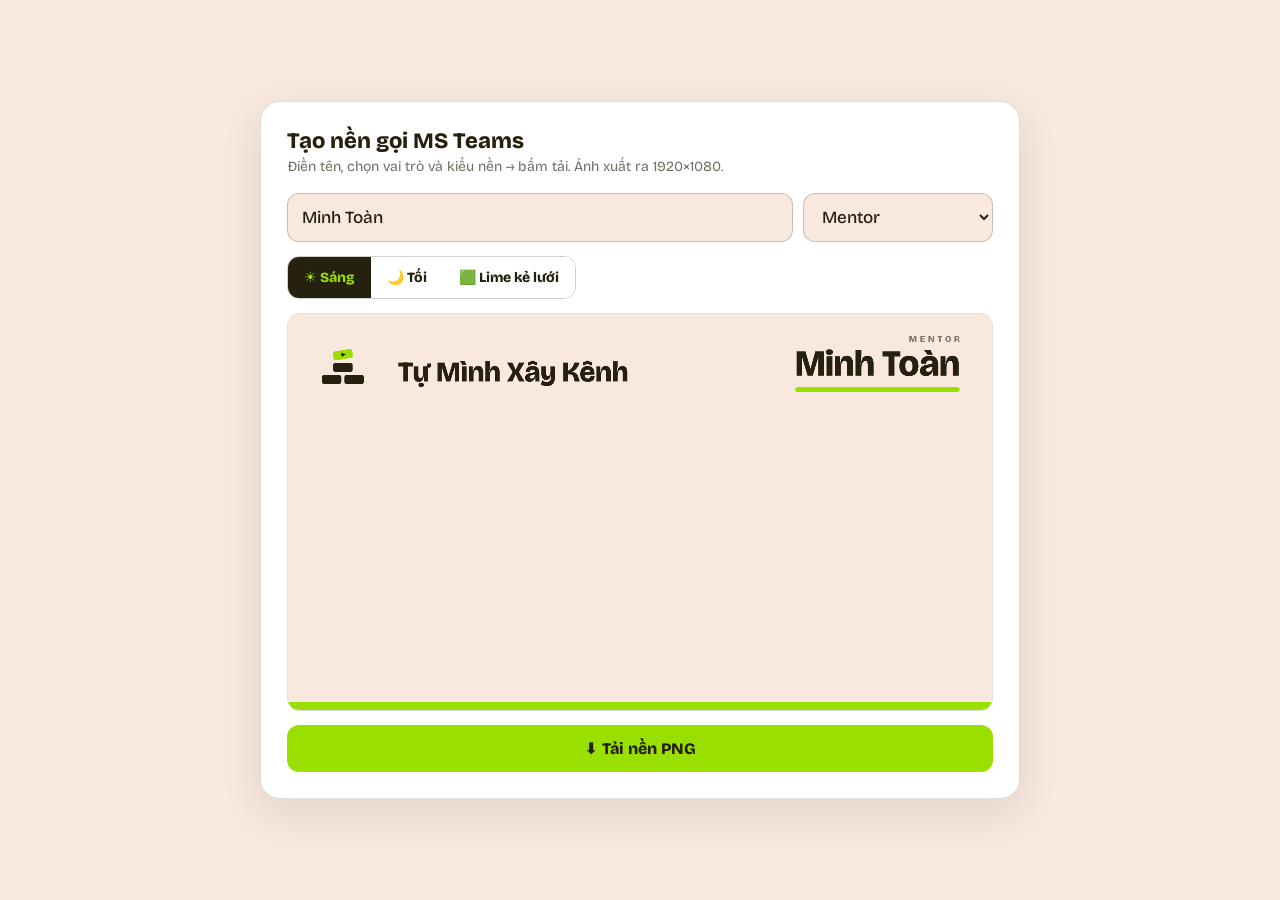
<file: tools/tao-nen-teams.html>
<!doctype html>
<html lang="vi">
<head>
<meta charset="utf-8">
<meta name="viewport" content="width=device-width,initial-scale=1">
<title>Tạo nền Teams — Tự Mình Xây Kênh</title>
<link rel="icon" type="image/svg+xml" href="data:image/svg+xml,%3Csvg%20xmlns%3D%22http%3A//www.w3.org/2000/svg%22%20viewBox%3D%220%200%2064%2064%22%3E%3Cg%20transform%3D%22rotate%28-9%2032%2017%29%22%3E%3Crect%20x%3D%2219%22%20y%3D%2211%22%20width%3D%2226%22%20height%3D%2212%22%20rx%3D%223%22%20fill%3D%22%2399df00%22/%3E%3Cpath%20d%3D%22M30%2014.4v5.2a1%201%200%200%200%201.52.86l4.6-2.6a1%201%200%200%200%200-1.72l-4.6-2.6A1%201%200%200%200%2030%2014.4z%22%20fill%3D%22%2326210f%22/%3E%3C/g%3E%3Crect%20x%3D%2219%22%20y%3D%2228%22%20width%3D%2226%22%20height%3D%2212%22%20rx%3D%223%22%20fill%3D%22%2326210f%22/%3E%3Crect%20x%3D%224%22%20%20y%3D%2244%22%20width%3D%2226%22%20height%3D%2212%22%20rx%3D%223%22%20fill%3D%22%2326210f%22/%3E%3Crect%20x%3D%2234%22%20y%3D%2244%22%20width%3D%2226%22%20height%3D%2212%22%20rx%3D%223%22%20fill%3D%22%2326210f%22/%3E%3C/svg%3E">
<link rel="preconnect" href="https://fonts.googleapis.com">
<link href="https://fonts.googleapis.com/css2?family=Bricolage+Grotesque:opsz,wght@12..96,500;12..96,800&display=swap" rel="stylesheet">
<style>
  :root{--paper:#f9e8dd;--lime:#99df00;--ink:#26210f;--moss:#1b220d}
  *{box-sizing:border-box}
  body{margin:0;font-family:'Bricolage Grotesque',system-ui,sans-serif;background:var(--paper);
       color:var(--ink);min-height:100vh;display:grid;place-items:center;padding:24px}
  .card{width:min(760px,100%);background:#fff;border:1.5px solid rgba(38,33,15,.14);
        border-radius:20px;padding:26px;box-shadow:0 14px 40px rgba(38,33,15,.10)}
  h1{font-size:22px;font-weight:800;margin:0 0 4px}
  p.sub{margin:0 0 18px;font-size:14px;opacity:.65}
  .row{display:flex;gap:10px;flex-wrap:wrap;margin-bottom:14px}
  input[type=text],select{flex:1;min-width:170px;font:inherit;font-size:17px;font-weight:500;
    padding:12px 14px;border:1.5px solid rgba(38,33,15,.22);border-radius:12px;background:var(--paper);
    color:var(--ink)}
  select{flex:0 1 190px;cursor:pointer}
  input[type=text]:focus,select:focus{outline:2px solid var(--lime);border-color:transparent}
  [hidden]{display:none}
  .seg{display:flex;border:1.5px solid rgba(38,33,15,.22);border-radius:12px;overflow:hidden}
  .seg button{font:inherit;font-size:14px;font-weight:800;padding:12px 16px;border:0;
    background:#fff;color:var(--ink);cursor:pointer}
  .seg button.on{background:var(--ink);color:var(--lime)}
  canvas{width:100%;border-radius:12px;border:1.5px solid rgba(38,33,15,.14);display:block}
  .dl{margin-top:14px;width:100%;font:inherit;font-size:16px;font-weight:800;padding:14px;
    border:0;border-radius:12px;background:var(--lime);color:var(--ink);cursor:pointer}
  .dl:hover{filter:brightness(1.05)}
</style>
</head>
<body>
<div class="card">
  <h1>Tạo nền gọi MS Teams</h1>
  <p class="sub">Điền tên, chọn vai trò và kiểu nền → bấm tải. Ảnh xuất ra 1920×1080.</p>
  <div class="row">
    <input id="ten" type="text" value="Minh Toàn" maxlength="30" placeholder="Tên người trên nền">
    <select id="vai" aria-label="Vai trò">
      <option value="MENTOR">Mentor</option>
      <option value="TRỢ LÝ">Trợ lý</option>
      <option value="GIẢNG VIÊN">Giảng viên</option>
      <option value="TRỢ GIẢNG">Trợ giảng</option>
      <option value="__khac">Vai trò khác…</option>
      <option value="">Không hiện vai trò</option>
    </select>
    <input id="vaiKhac" type="text" maxlength="16" placeholder="Vai trò tự ghi" hidden>
  </div>
  <div class="row">
    <div class="seg">
      <button id="bSang" class="on" type="button">☀️ Sáng</button>
      <button id="bToi" type="button">🌙 Tối</button>
      <button id="bLime" type="button">🟩 Lime kẻ lưới</button>
    </div>
  </div>
  <canvas id="cv" width="1920" height="1080"></canvas>
  <button class="dl" id="tai" type="button">⬇️ Tải nền PNG</button>
</div>

<script>
var LIME='#99df00', PAPER='#f9e8dd', INK='#26210f', MOSS='#1b220d';
var TEN_KENH='Tự Mình Xây Kênh';
var kieu='sang';                                  // sang | toi | lime
var cv=document.getElementById('cv'), cx=cv.getContext('2d');

function ro(x,y,w,h,r){ // rounded rect
  cx.beginPath();
  cx.moveTo(x+r,y); cx.arcTo(x+w,y,x+w,y+h,r); cx.arcTo(x+w,y+h,x,y+h,r);
  cx.arcTo(x,y+h,x,y,r); cx.arcTo(x,y,x+w,y,r); cx.closePath(); cx.fill();
}

/* Chồng gạch: gốc hệ 64x45, scale s, đặt tại (px,py) */
function veMark(px,py,s,brick,play,dot){
  cx.save(); cx.translate(px,py); cx.scale(s,s);
  cx.save();                                  // viên lime xoay -9°
  cx.translate(32,17); cx.rotate(-9*Math.PI/180); cx.translate(-32,-17);
  cx.fillStyle=play; ro(19,11,26,12,3);
  cx.fillStyle=dot;
  cx.beginPath(); cx.moveTo(30,14.4); cx.lineTo(30,19.6); cx.lineTo(36.6,17); cx.closePath(); cx.fill();
  cx.restore();
  cx.fillStyle=brick; ro(19,28,26,12,3); ro(4,44,26,12,3); ro(34,44,26,12,3);
  cx.restore();
}

/* Lưới y như landing page: ô 184×92, đường mực #1c2600 1.5px, mờ 9%, tan dần ở giữa khung */
function veLuoi(){
  var lc=document.createElement('canvas'); lc.width=1920; lc.height=1080;
  var lx=lc.getContext('2d'), i;
  lx.fillStyle='#1c2600';
  for(i=0;i<1080;i+=92)  lx.fillRect(0,i,1920,1.5);
  for(i=0;i<1920;i+=184) lx.fillRect(i,0,1.5,1080);

  lx.globalCompositeOperation='destination-in';   // mặt nạ ellipse: giữa trống, ra rìa mới hiện lưới
  lx.translate(960,486); lx.scale(1,626.4/1190.4);
  var m=lx.createRadialGradient(0,0,0,0,0,1190.4);
  m.addColorStop(0,  'rgba(0,0,0,0)');
  m.addColorStop(.38,'rgba(0,0,0,0)');
  m.addColorStop(.72,'rgba(0,0,0,.55)');
  m.addColorStop(1,  'rgba(0,0,0,1)');
  lx.fillStyle=m; lx.fillRect(-2400,-2400,4800,4800);

  cx.save(); cx.globalAlpha=.09; cx.filter='blur(.6px)';
  cx.drawImage(lc,0,0); cx.restore();
}

/* Lockup chuẩn, số đo lấy từ assets/brand/tmxk-lockup.svg (hệ 387×72):
   gạch đặt tại (6,4), chữ bắt đầu x=84.6, chân chữ y=47, cao cap-height 22.44.
   Trả về mép phải của lockup để còn chừa chỗ cho tên mentor. */
function veLockup(px,py,s,brick,play,dot,chu){
  cx.save(); cx.translate(px,py); cx.scale(s,s);
  veMark(6,4,1,brick,play,dot);
  cx.font='800 100px "Bricolage Grotesque",sans-serif';
  var cap=cx.measureText('H').actualBoundingBoxAscent||72;   // cap-height ứng với cỡ 100
  cx.font='800 '+(2244/cap).toFixed(2)+'px "Bricolage Grotesque",sans-serif';
  cx.fillStyle=chu; cx.textBaseline='alphabetic';
  var w=cx.measureText(TEN_KENH).width;
  cx.fillText(TEN_KENH,84.6,47);
  cx.restore();
  return px+(84.6+w)*s;
}

/* Chữ căn phải, trả về bề rộng để vẽ gạch chân */
function chuPhai(t,x,y){
  var w=cx.measureText(t).width;
  cx.fillText(t,x-w,y);
  return w;
}

/* Nhãn vai trò: chữ nhỏ giãn ô, căn mép phải. Để trống thì không vẽ gì.
   Cộng bù 7px vì letterSpacing thừa một khoảng sau chữ cuối. */
function veNhan(vai,x,y,mau){
  if(!vai) return;
  cx.fillStyle=mau; cx.textBaseline='alphabetic';
  cx.font='800 24px "Bricolage Grotesque",sans-serif';
  cx.letterSpacing='7px';
  chuPhai(vai,x+7,y);
  cx.letterSpacing='0px';
}

/* Nền sáng / tối: logo vừa, tên cùng hàng bên phải */
function veCoBan(ten,vai){
  var toi  = kieu==='toi';
  var bg   = toi ? MOSS  : PAPER;
  var chu  = toi ? '#f7f2e9' : INK;
  var brick= toi ? '#f4efe6' : INK;
  var dot  = toi ? MOSS  : INK;

  cx.fillStyle=bg; cx.fillRect(0,0,1920,1080);
  veMark(84,76,2.05,brick,LIME,dot);

  cx.fillStyle=chu; cx.textBaseline='alphabetic';
  cx.font='800 78px "Bricolage Grotesque",sans-serif';
  cx.fillText('Tự Mình Xây Kênh',300,184);

  veNhan(vai,1832,76, toi ? 'rgba(247,242,233,.62)' : 'rgba(38,33,15,.58)');

  cx.fillStyle=chu;
  cx.font='800 100px "Bricolage Grotesque",sans-serif';
  var w=cx.measureText(ten).width, x=1832-w;
  cx.fillText(ten,x,168);
  cx.fillStyle=LIME; ro(x,200,w,12,6);        // gạch chân lime dưới tên
  ro(0,1058,1920,22,0);                       // vạch lime đáy khung
}

/* Nền lime kẻ lưới: dịu mắt, logo to góc trái, tên mentor góc phải trên */
function veLime(ten,vai){
  var DONG=184, TRAI=184, PHAI=1840, s=2.4;   // chân chữ và hai mép đều nằm trên đường lưới

  cx.fillStyle=LIME; cx.fillRect(0,0,1920,1080);
  veLuoi();

  var mep=veLockup(TRAI-10*s,DONG-47*s,s,INK,PAPER,INK,INK);

  veNhan(vai,PHAI,DONG-84,'rgba(38,33,15,.58)');

  cx.fillStyle=INK;                           // tên dài thì co lại, không đè vào lockup
  var co=72, rong=PHAI-mep-120;
  cx.font='800 '+co+'px "Bricolage Grotesque",sans-serif';
  while(cx.measureText(ten).width>rong && co>44){
    co-=4; cx.font='800 '+co+'px "Bricolage Grotesque",sans-serif';
  }
  chuPhai(ten,PHAI,DONG);
  ro(PHAI-132,DONG+30,132,7,4);               // gạch chân ngắn, căn mép phải

  cx.fillStyle='rgba(38,33,15,.85)'; ro(0,1070,1920,10,0);   // vạch mực mảnh đáy khung
}

/* Vai trò: chọn sẵn trong danh sách, hoặc tự ghi khi chọn "Vai trò khác…" */
function layVai(){
  var o=document.getElementById('vai'), k=document.getElementById('vaiKhac'), v=o.value;
  k.hidden = v!=='__khac';
  if(v==='__khac') v=k.value||'';
  return v.trim().toUpperCase();
}

function ve(){
  var ten=(document.getElementById('ten').value||'').trim()||' ', vai=layVai();
  if(kieu==='lime') veLime(ten,vai); else veCoBan(ten,vai);
}

function veKhiSanFont(){
  var f1=document.fonts.load('800 100px "Bricolage Grotesque"');
  var f2=document.fonts.load('800 78px "Bricolage Grotesque"');
  var f3=document.fonts.load('800 58px "Bricolage Grotesque"');
  var f4=document.fonts.load('800 92px "Bricolage Grotesque"');
  Promise.all([f1,f2,f3,f4]).then(ve).catch(ve);
}

document.getElementById('ten').addEventListener('input',ve);
document.getElementById('vai').addEventListener('change',ve);
document.getElementById('vaiKhac').addEventListener('input',ve);
document.getElementById('bSang').onclick=function(){kieu='sang';chon(this);ve()};
document.getElementById('bToi').onclick =function(){kieu='toi'; chon(this);ve()};
document.getElementById('bLime').onclick=function(){kieu='lime';chon(this);ve()};
function chon(b){
  document.querySelectorAll('.seg button').forEach(function(x){x.classList.remove('on')});
  b.classList.add('on');
}
document.getElementById('tai').onclick=function(){
  ve();
  var ten=(document.getElementById('ten').value||'nen').trim()
    .normalize('NFD').replace(/[̀-ͯ]/g,'').replace(/đ/g,'d').replace(/Đ/g,'D')
    .replace(/[^\w]+/g,'-').toLowerCase();
  var a=document.createElement('a');
  a.download='nen-teams-'+ten+'-'+kieu+'.png';
  a.href=cv.toDataURL('image/png');
  a.click();
};

veKhiSanFont();
if (document.fonts && document.fonts.ready) document.fonts.ready.then(ve);
</script>
</body>
</html>
</file>
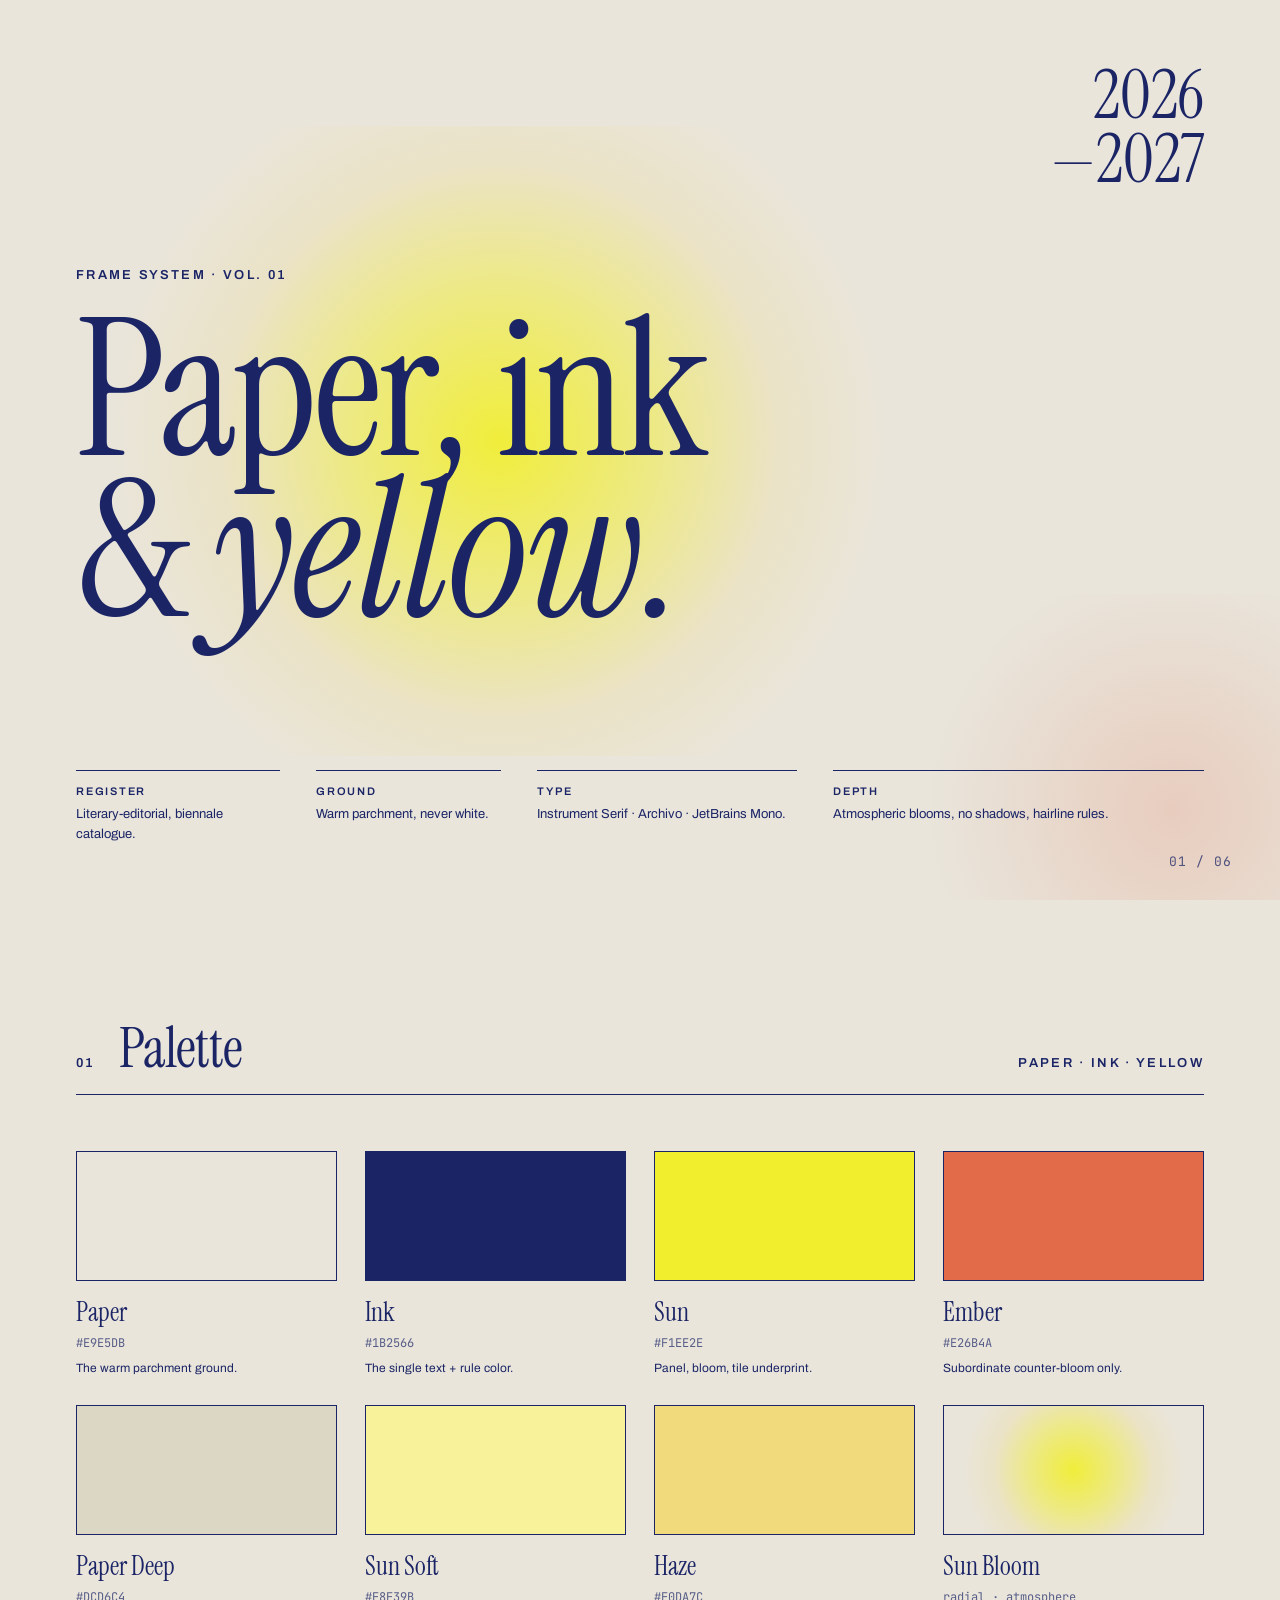
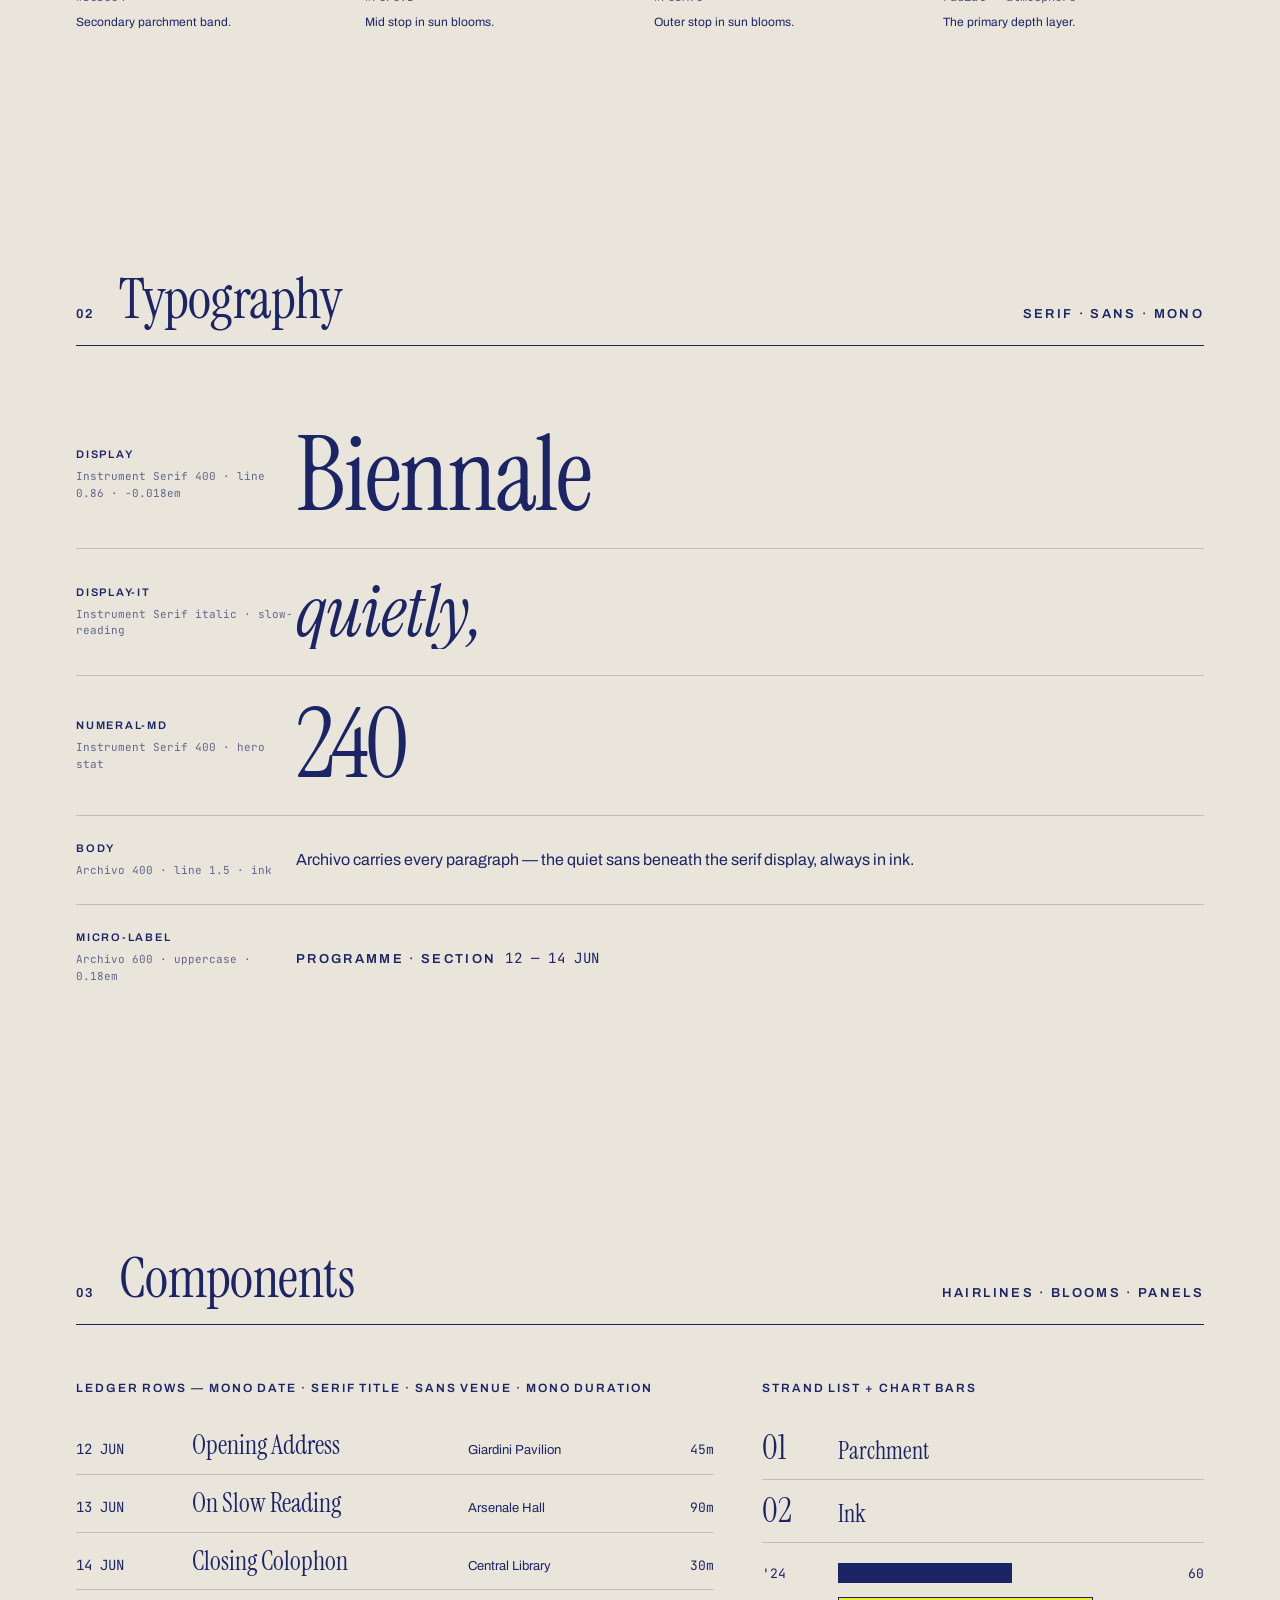
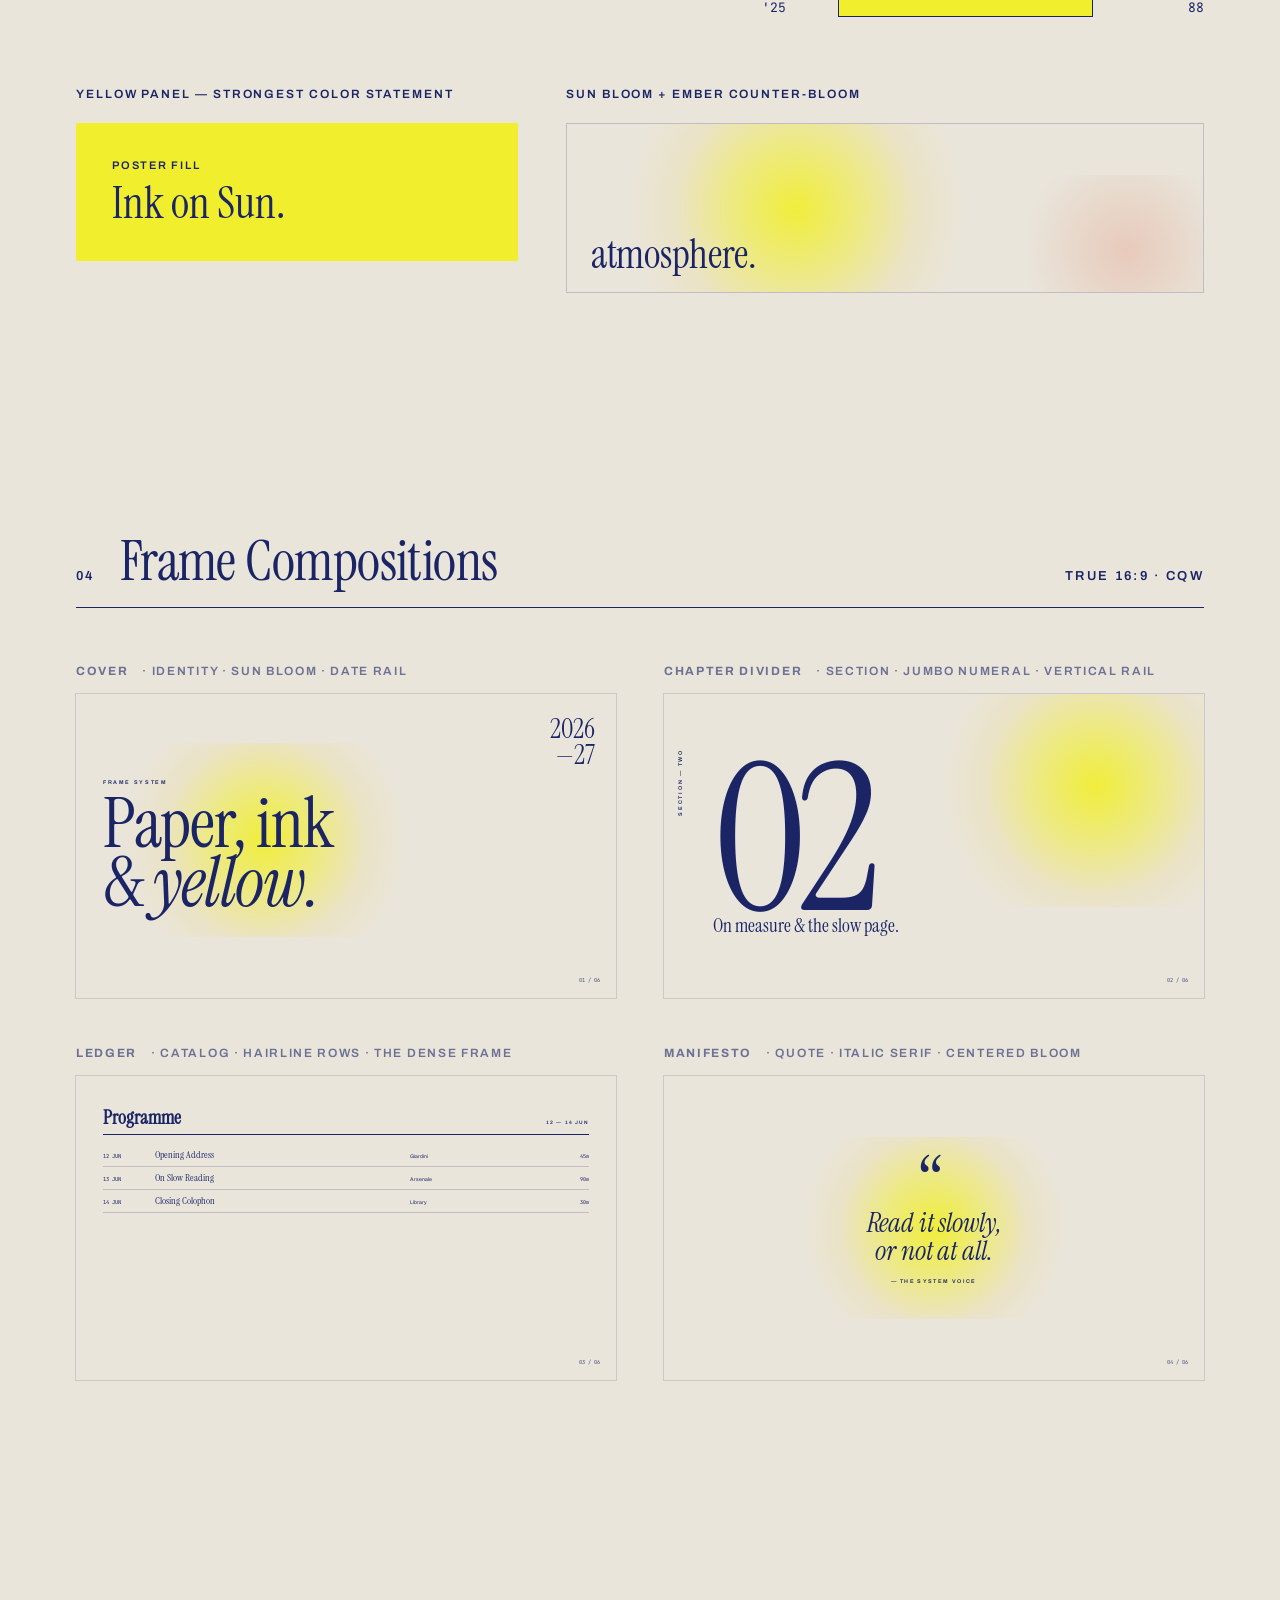
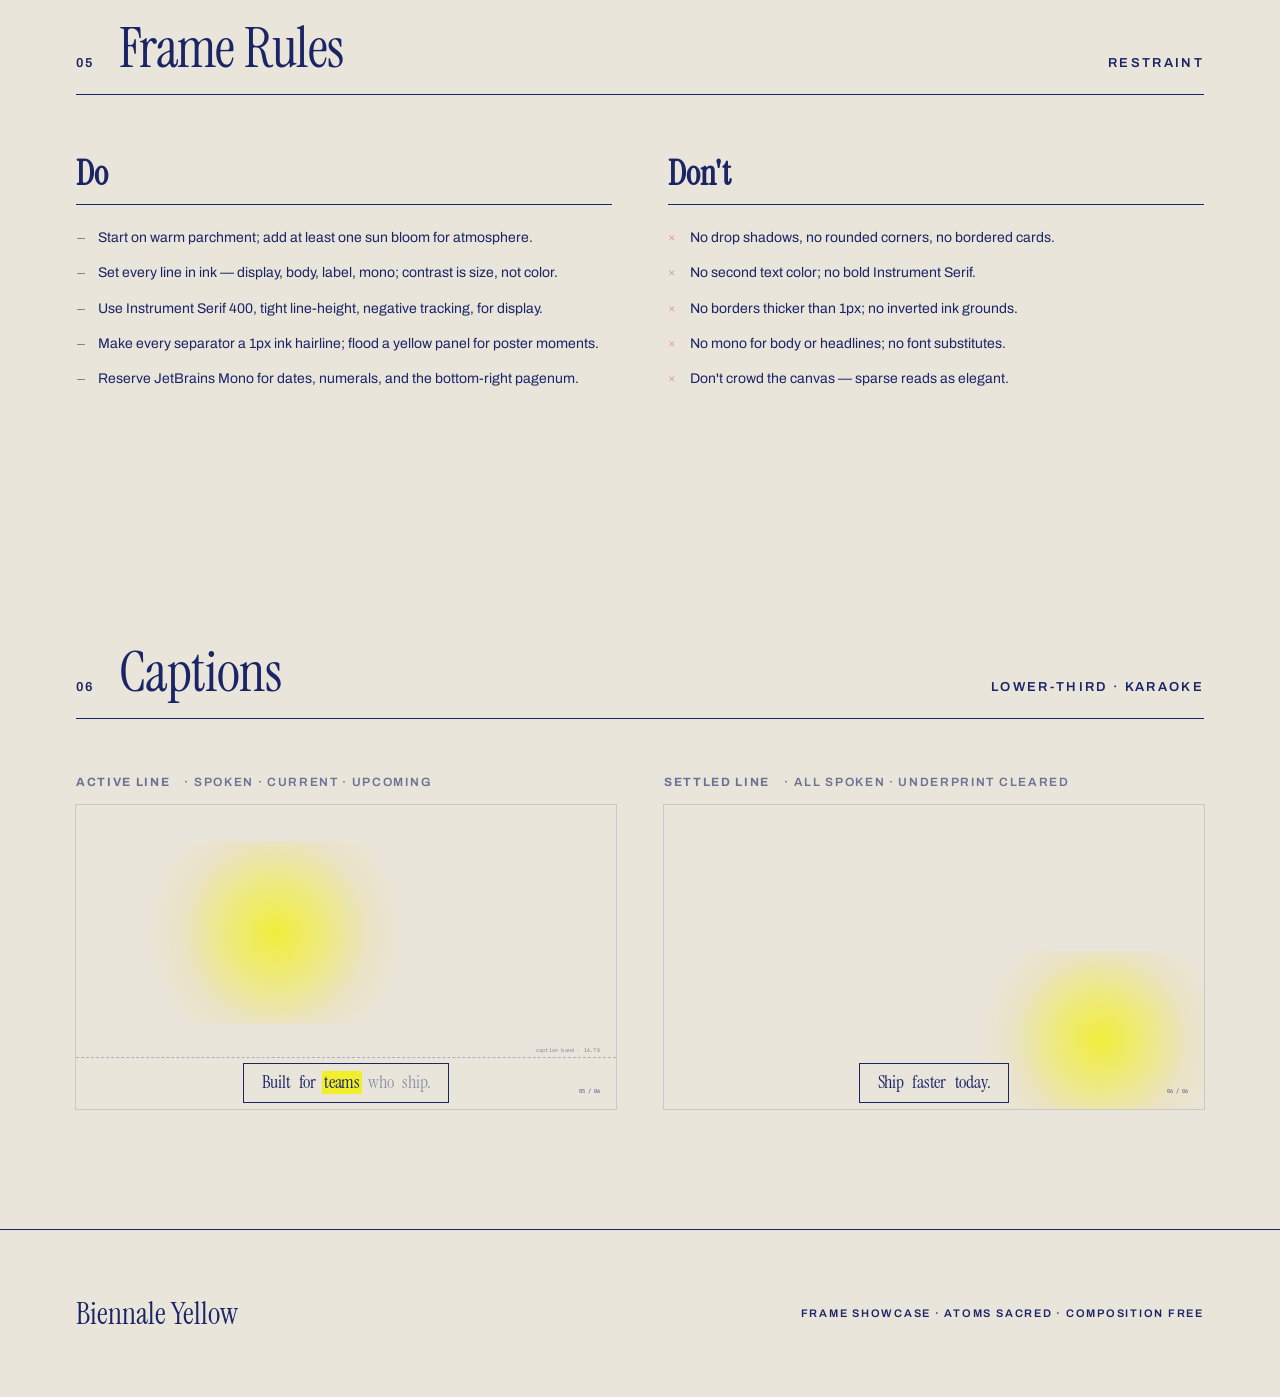
<file: .claude/skills/hyperframes/assets/frame-presets/biennale-yellow/frame-showcase.html>
<!doctype html>
<html lang="en">
  <head>
    <meta charset="utf-8" />
    <meta name="viewport" content="width=device-width,initial-scale=1" />
    <title>Biennale Yellow</title>
    <link rel="preconnect" href="https://fonts.googleapis.com" />
    <link rel="preconnect" href="https://fonts.gstatic.com" crossorigin />
    <link
      href="https://fonts.googleapis.com/css2?family=Instrument+Serif:ital@0;1&family=Archivo:wght@400;600&family=JetBrains+Mono:wght@400&display=swap"
      rel="stylesheet"
    />
    <style id="ds-tokens">
      :root {
        --paper: #e9e5db;
        --paper-deep: #dcd6c4;
        --sun: #f1ee2e;
        --sun-soft: #f8f39b;
        --haze: #f0da7c;
        --ink: #1b2566;
        --ember: #e26b4a;
        --serif: "Instrument Serif", Georgia, serif;
        --sans: "Archivo", sans-serif;
        --mono: "JetBrains Mono", ui-monospace, monospace;
        --bloom: radial-gradient(
          circle at 50% 50%,
          rgba(241, 238, 46, 0.92) 0%,
          rgba(241, 238, 46, 0.5) 30%,
          rgba(240, 218, 124, 0.22) 55%,
          rgba(233, 229, 219, 0) 78%
        );
      }
      * {
        margin: 0;
        padding: 0;
        box-sizing: border-box;
      }
      html {
        background: #0c0d1a;
      }
      body {
        background: var(--paper);
        color: var(--ink);
        font-family: var(--sans);
        -webkit-font-smoothing: antialiased;
      }
      .serif {
        font-family: var(--serif);
        font-weight: 400;
        letter-spacing: -0.018em;
        line-height: 0.9;
      }
      .micro {
        font-family: var(--sans);
        font-weight: 600;
        text-transform: uppercase;
        letter-spacing: 0.18em;
        font-size: 13px;
      }

      section {
        padding: 120px 76px;
        position: relative;
        overflow: hidden;
      }
      .sec-head {
        display: flex;
        align-items: baseline;
        gap: 24px;
        border-bottom: 1px solid var(--ink);
        padding-bottom: 18px;
        margin-bottom: 56px;
        position: relative;
        z-index: 2;
      }
      .sec-head .micro {
        color: var(--ink);
      }
      .sec-head h2 {
        font-family: var(--serif);
        font-weight: 400;
        font-size: 56px;
        line-height: 1;
        letter-spacing: -0.01em;
      }
      .sec-head .sp {
        flex: 1;
      }

      /* COVER */
      .cover {
        min-height: 100vh;
        padding: 0;
        display: flex;
        flex-direction: column;
        justify-content: center;
        position: relative;
        overflow: hidden;
      }
      .cover .bloom {
        position: absolute;
        width: 62%;
        height: 70%;
        left: 8%;
        top: 14%;
        background: var(--bloom);
        z-index: 0;
        pointer-events: none;
      }
      .cover .ember {
        position: absolute;
        width: 36%;
        height: 40%;
        right: -6%;
        bottom: -6%;
        background: radial-gradient(
          circle at 60% 60%,
          rgba(226, 107, 74, 0.2) 0%,
          rgba(226, 107, 74, 0) 70%
        );
        z-index: 0;
        pointer-events: none;
      }
      .cover .daterail {
        position: absolute;
        top: 64px;
        right: 76px;
        font-family: var(--serif);
        font-weight: 400;
        font-size: clamp(48px, 5.2vw, 84px);
        line-height: 0.96;
        text-align: right;
        letter-spacing: -0.005em;
        z-index: 2;
      }
      .cover .inner {
        padding: 0 76px;
        position: relative;
        z-index: 2;
      }
      .cover .micro {
        margin-bottom: 28px;
      }
      .cover h1 {
        font-family: var(--serif);
        font-weight: 400;
        font-size: clamp(110px, 15vw, 230px);
        line-height: 0.84;
        letter-spacing: -0.018em;
      }
      .cover h1 em {
        font-style: italic;
        letter-spacing: -0.005em;
      }
      .cover .footer {
        position: absolute;
        bottom: 0;
        left: 0;
        right: 0;
        display: grid;
        grid-template-columns: 1.1fr 1fr 1.4fr 2fr;
        gap: 36px;
        padding: 0 76px 56px;
        z-index: 2;
      }
      .cover .fcell {
        border-top: 1px solid var(--ink);
        padding-top: 14px;
      }
      .cover .fcell .t {
        font-family: var(--sans);
        font-weight: 600;
        text-transform: uppercase;
        letter-spacing: 0.16em;
        font-size: 11px;
        margin-bottom: 8px;
      }
      .cover .fcell .b {
        font-family: var(--sans);
        font-weight: 400;
        font-size: 13px;
        line-height: 1.5;
        color: var(--ink);
      }
      .cover .pagenum {
        position: absolute;
        bottom: 30px;
        right: 48px;
        font-family: var(--mono);
        font-size: 13px;
        letter-spacing: 0.08em;
        opacity: 0.75;
        z-index: 2;
      }

      /* PALETTE */
      .swatches {
        display: grid;
        grid-template-columns: repeat(4, 1fr);
        gap: 28px;
        position: relative;
        z-index: 2;
      }
      .sw .chip {
        height: 130px;
        border: 1px solid var(--ink);
      }
      .sw .name {
        font-family: var(--serif);
        font-size: 26px;
        margin-top: 14px;
      }
      .sw .hex {
        font-family: var(--mono);
        font-size: 12px;
        color: var(--ink);
        opacity: 0.7;
        margin-top: 6px;
      }
      .sw .role {
        font-family: var(--sans);
        font-size: 12px;
        line-height: 1.5;
        color: var(--ink);
        margin-top: 8px;
      }

      /* TYPE */
      .type-row {
        display: grid;
        grid-template-columns: 220px 1fr;
        align-items: center;
        padding: 26px 0;
        border-bottom: 1px solid rgba(27, 37, 102, 0.2);
      }
      .type-row .tok {
        font-family: var(--sans);
        font-weight: 600;
        text-transform: uppercase;
        letter-spacing: 0.16em;
        font-size: 11px;
      }
      .type-row .m {
        font-family: var(--mono);
        font-size: 11px;
        color: var(--ink);
        opacity: 0.65;
        margin-top: 8px;
        line-height: 1.5;
      }
      .type-row .spec {
        overflow: hidden;
      }

      /* COMPONENTS */
      .cnote {
        font-family: var(--sans);
        font-weight: 600;
        text-transform: uppercase;
        letter-spacing: 0.16em;
        font-size: 12px;
        margin-bottom: 22px;
      }
      .cgrid {
        display: grid;
        grid-template-columns: repeat(12, 1fr);
        gap: 48px;
        margin-bottom: 56px;
      }
      .s4 {
        grid-column: span 4;
      }
      .s5 {
        grid-column: span 5;
      }
      .s6 {
        grid-column: span 6;
      }
      .s7 {
        grid-column: span 7;
      }
      .s8 {
        grid-column: span 8;
      }
      .ledger .row {
        display: grid;
        grid-template-columns: 92px 1.6fr 0.9fr 80px;
        gap: 24px;
        padding: 14px 0;
        border-bottom: 1px solid rgba(27, 37, 102, 0.2);
        align-items: baseline;
      }
      .ledger .dt {
        font-family: var(--mono);
        font-size: 14px;
      }
      .ledger .ti {
        font-family: var(--serif);
        font-size: 26px;
        line-height: 1.1;
      }
      .ledger .vn {
        font-family: var(--sans);
        font-size: 13px;
        color: var(--ink);
      }
      .ledger .du {
        font-family: var(--mono);
        font-size: 13px;
        text-align: right;
      }
      .strand .row {
        display: grid;
        grid-template-columns: 56px 1fr;
        gap: 20px;
        padding: 14px 0;
        border-bottom: 1px solid rgba(27, 37, 102, 0.2);
        align-items: baseline;
      }
      .strand .nm {
        font-family: var(--serif);
        font-size: 34px;
        line-height: 1;
      }
      .strand .ti {
        font-family: var(--serif);
        font-size: 24px;
        line-height: 1.1;
      }
      .strand .bd {
        font-family: var(--sans);
        font-size: 13px;
        line-height: 1.5;
        color: var(--ink);
        margin-top: 4px;
      }
      .bars .row {
        display: grid;
        grid-template-columns: 60px 1fr 60px;
        gap: 16px;
        align-items: center;
        margin-bottom: 14px;
      }
      .bars .yr {
        font-family: var(--mono);
        font-size: 13px;
      }
      .bars .bar {
        height: 20px;
        background: var(--ink);
      }
      .bars .bar.lit {
        background: var(--sun);
        border: 1px solid var(--ink);
      }
      .bars .vl {
        font-family: var(--mono);
        font-size: 13px;
        text-align: right;
      }
      .ypanel {
        background: var(--sun);
        padding: 36px;
        color: var(--ink);
      }
      .ypanel .l {
        font-family: var(--sans);
        font-weight: 600;
        text-transform: uppercase;
        letter-spacing: 0.16em;
        font-size: 11px;
      }
      .ypanel .h {
        font-family: var(--serif);
        font-size: 44px;
        line-height: 0.95;
        margin-top: 12px;
      }

      /* COMPOSITIONS */
      .gallery {
        display: grid;
        grid-template-columns: 1fr 1fr;
        gap: 48px;
        position: relative;
        z-index: 2;
      }
      .fw .flabel {
        display: flex;
        gap: 14px;
        align-items: baseline;
        margin-bottom: 16px;
        font-family: var(--sans);
        font-weight: 600;
        text-transform: uppercase;
        letter-spacing: 0.14em;
        font-size: 12px;
        color: var(--ink);
        opacity: 0.6;
      }
      .fw .flabel b {
        opacity: 1;
      }
      .frame {
        aspect-ratio: 16/9;
        container-type: size;
        position: relative;
        overflow: hidden;
        background: var(--paper);
        box-shadow: 0 0 0 1px rgba(27, 37, 102, 0.15);
      }
      .frame > .body {
        position: absolute;
        inset: 0;
        z-index: 3;
      }
      .frame .bloom {
        position: absolute;
        background: var(--bloom);
        z-index: 1;
        pointer-events: none;
      }
      .frame .pn {
        position: absolute;
        right: 3cqw;
        bottom: 2.6cqw;
        font-family: var(--mono);
        font-size: 1cqw;
        opacity: 0.75;
        z-index: 4;
      }

      /* f1 cover */
      .yf1 .bloom {
        width: 58%;
        height: 64%;
        left: 6%;
        top: 16%;
      }
      .yf1 .body {
        display: flex;
        flex-direction: column;
        justify-content: center;
        padding: 0 5cqw;
      }
      .yf1 .micro {
        font-family: var(--sans);
        font-weight: 600;
        text-transform: uppercase;
        letter-spacing: 0.3cqw;
        font-size: 1cqw;
        margin-bottom: 1.8cqw;
      }
      .yf1 h3 {
        font-family: var(--serif);
        font-weight: 400;
        font-size: 13cqw;
        line-height: 0.84;
        letter-spacing: -0.018em;
      }
      .yf1 h3 em {
        font-style: italic;
      }
      .yf1 .dr {
        position: absolute;
        top: 4cqw;
        right: 4cqw;
        font-family: var(--serif);
        font-size: 5cqw;
        line-height: 0.96;
        text-align: right;
        letter-spacing: -0.005em;
        z-index: 4;
      }

      /* f2 chapter divider */
      .yf2 .bloom {
        width: 60%;
        height: 80%;
        right: -10%;
        top: -10%;
        left: auto;
      }
      .yf2 .rail {
        position: absolute;
        left: 3cqw;
        top: 50%;
        transform: rotate(-90deg) translateX(50%);
        transform-origin: left center;
        font-family: var(--sans);
        font-weight: 600;
        text-transform: uppercase;
        letter-spacing: 0.32em;
        font-size: 1cqw;
        white-space: nowrap;
        z-index: 4;
      }
      .yf2 .body {
        display: flex;
        flex-direction: column;
        justify-content: center;
        padding: 0 5cqw 0 9cqw;
      }
      .yf2 .num {
        font-family: var(--serif);
        font-weight: 400;
        font-size: 38cqw;
        line-height: 0.84;
        letter-spacing: -0.04em;
        color: var(--ink);
      }
      .yf2 .ti {
        font-family: var(--serif);
        font-size: 3.6cqw;
        line-height: 1.05;
        margin-top: -2cqw;
        max-width: 46cqw;
      }

      /* f3 ledger */
      .yf3 .body {
        padding: 6cqw 5cqw;
        display: flex;
        flex-direction: column;
      }
      .yf3 .top {
        display: flex;
        justify-content: space-between;
        align-items: baseline;
        border-bottom: 1px solid var(--ink);
        padding-bottom: 1.2cqw;
        margin-bottom: 1.6cqw;
      }
      .yf3 .top h4 {
        font-family: var(--serif);
        font-size: 3.6cqw;
        line-height: 1;
      }
      .yf3 .top .micro {
        font-family: var(--sans);
        font-weight: 600;
        text-transform: uppercase;
        letter-spacing: 0.2cqw;
        font-size: 0.9cqw;
      }
      .yf3 .row {
        display: grid;
        grid-template-columns: 8cqw 1.6fr 0.9fr 6cqw;
        gap: 1.6cqw;
        padding: 1cqw 0;
        border-bottom: 1px solid rgba(27, 37, 102, 0.2);
        align-items: baseline;
      }
      .yf3 .dt {
        font-family: var(--mono);
        font-size: 1cqw;
      }
      .yf3 .ti {
        font-family: var(--serif);
        font-size: 1.9cqw;
        line-height: 1.1;
      }
      .yf3 .vn {
        font-family: var(--sans);
        font-size: 0.95cqw;
      }
      .yf3 .du {
        font-family: var(--mono);
        font-size: 0.95cqw;
        text-align: right;
      }

      /* f4 manifesto */
      .yf4 .bloom {
        width: 54%;
        height: 60%;
        left: 50%;
        top: 50%;
        transform: translate(-50%, -50%);
      }
      .yf4 .body {
        display: flex;
        flex-direction: column;
        justify-content: center;
        align-items: center;
        text-align: center;
        padding: 0 9cqw;
      }
      .yf4 .qm {
        font-family: var(--serif);
        font-size: 14cqw;
        line-height: 0.5;
        height: 7cqw;
      }
      .yf4 .q {
        font-family: var(--serif);
        font-style: italic;
        font-size: 5cqw;
        line-height: 1.04;
        letter-spacing: -0.005em;
      }
      .yf4 .at {
        font-family: var(--sans);
        font-weight: 600;
        text-transform: uppercase;
        letter-spacing: 0.25cqw;
        font-size: 1cqw;
        margin-top: 2.4cqw;
      }

      /* PRINCIPLES */
      .dos {
        display: grid;
        grid-template-columns: 1fr 1fr;
        gap: 56px;
        position: relative;
        z-index: 2;
      }
      .do-card h4 {
        font-family: var(--serif);
        font-size: 34px;
        margin-bottom: 8px;
      }
      .do-card .rule {
        height: 1px;
        background: var(--ink);
        margin-bottom: 22px;
      }
      .do-card ul {
        list-style: none;
      }
      .do-card li {
        font-family: var(--sans);
        font-size: 14px;
        line-height: 1.6;
        padding-left: 22px;
        position: relative;
        margin-bottom: 13px;
        color: var(--ink);
      }
      .do-card li::before {
        position: absolute;
        left: 0;
        font-family: var(--serif);
      }
      .do-card.do li::before {
        content: "\2014";
      }
      .do-card.dont li::before {
        content: "\00d7";
        color: var(--ember);
      }

      .foot {
        padding: 64px 76px;
        border-top: 1px solid var(--ink);
        display: flex;
        justify-content: space-between;
        align-items: center;
      }
      .foot .l {
        font-family: var(--serif);
        font-size: 30px;
      }
      .foot .r {
        font-family: var(--sans);
        font-weight: 600;
        text-transform: uppercase;
        letter-spacing: 0.16em;
        font-size: 11px;
      }
      @media (max-width: 1100px) {
        .gallery {
          grid-template-columns: 1fr;
        }
        .swatches {
          grid-template-columns: 1fr 1fr;
        }
      }
    </style>
    <link
      rel="stylesheet"
      href="https://fonts.googleapis.com/css2?family=Instrument+Serif:ital,wght@0,400;1,400&display=swap"
    />
    <link
      rel="stylesheet"
      href="https://fonts.googleapis.com/css2?family=Archivo:wght@400;500;600;700&display=swap"
    />
    <style id="ft-override">
      :root {
        --primary: #e9e5db !important;
        --secondary: #1b2566 !important;
        --tertiary: #dcd6c4 !important;
        --accent: #f1ee2e !important;
        --f-disp: "Instrument Serif", sans-serif !important;
        --f-body: "Archivo", sans-serif !important;
        --paper: #e9e5db !important;
        --paper-deep: #dcd6c4 !important;
        --sun: #f1ee2e !important;
        --ink: #1b2566 !important;
        --serif: "Instrument Serif", sans-serif !important;
        --sans: "Archivo", sans-serif !important;
        --sun-soft: #f8f39b !important;
        --haze: #f0da7c !important;
        --ember: #e26b4a !important;
      }
    </style>
  </head>
  <body>
    <!-- COVER -->
    <section class="cover">
      <div class="bloom"></div>
      <div class="ember"></div>
      <div class="daterail">2026<br />—2027</div>
      <div class="inner">
        <div class="micro">Frame System · Vol. 01</div>
        <h1>Paper, ink<br />&amp; <em>yellow.</em></h1>
      </div>
      <div class="footer">
        <div class="fcell">
          <div class="t">Register</div>
          <div class="b">Literary-editorial, biennale catalogue.</div>
        </div>
        <div class="fcell">
          <div class="t">Ground</div>
          <div class="b">Warm parchment, never white.</div>
        </div>
        <div class="fcell">
          <div class="t">Type</div>
          <div class="b">Instrument Serif · Archivo · JetBrains Mono.</div>
        </div>
        <div class="fcell">
          <div class="t">Depth</div>
          <div class="b">Atmospheric blooms, no shadows, hairline rules.</div>
        </div>
      </div>
      <div class="pagenum">01 / 06</div>
    </section>

    <!-- PALETTE -->
    <section>
      <div class="sec-head">
        <span class="micro">01</span>
        <h2>Palette</h2>
        <span class="sp"></span><span class="micro">Paper · Ink · Yellow</span>
      </div>
      <div class="swatches">
        <div class="sw">
          <div class="chip" style="background: var(--paper)"></div>
          <div class="name">Paper</div>
          <div class="hex">#E9E5DB</div>
          <div class="role">The warm parchment ground.</div>
        </div>
        <div class="sw">
          <div class="chip" style="background: var(--ink)"></div>
          <div class="name">Ink</div>
          <div class="hex">#1B2566</div>
          <div class="role">The single text + rule color.</div>
        </div>
        <div class="sw">
          <div class="chip" style="background: var(--sun)"></div>
          <div class="name">Sun</div>
          <div class="hex">#F1EE2E</div>
          <div class="role">Panel, bloom, tile underprint.</div>
        </div>
        <div class="sw">
          <div class="chip" style="background: var(--ember)"></div>
          <div class="name">Ember</div>
          <div class="hex">#E26B4A</div>
          <div class="role">Subordinate counter-bloom only.</div>
        </div>
        <div class="sw">
          <div class="chip" style="background: var(--paper-deep)"></div>
          <div class="name">Paper Deep</div>
          <div class="hex">#DCD6C4</div>
          <div class="role">Secondary parchment band.</div>
        </div>
        <div class="sw">
          <div class="chip" style="background: var(--sun-soft)"></div>
          <div class="name">Sun Soft</div>
          <div class="hex">#F8F39B</div>
          <div class="role">Mid stop in sun blooms.</div>
        </div>
        <div class="sw">
          <div class="chip" style="background: var(--haze)"></div>
          <div class="name">Haze</div>
          <div class="hex">#F0DA7C</div>
          <div class="role">Outer stop in sun blooms.</div>
        </div>
        <div class="sw">
          <div class="chip" style="background: var(--bloom), var(--paper)"></div>
          <div class="name">Sun Bloom</div>
          <div class="hex">radial · atmosphere</div>
          <div class="role">The primary depth layer.</div>
        </div>
      </div>
    </section>

    <!-- TYPOGRAPHY -->
    <section>
      <div class="sec-head">
        <span class="micro">02</span>
        <h2>Typography</h2>
        <span class="sp"></span><span class="micro">Serif · Sans · Mono</span>
      </div>
      <div class="type-row">
        <div>
          <div class="tok">display</div>
          <div class="m">Instrument Serif 400 · line 0.86 · −0.018em</div>
        </div>
        <div class="spec"><span class="serif" style="font-size: 104px">Biennale</span></div>
      </div>
      <div class="type-row">
        <div>
          <div class="tok">display-it</div>
          <div class="m">Instrument Serif italic · slow-reading</div>
        </div>
        <div class="spec">
          <span class="serif" style="font-style: italic; font-size: 72px; line-height: 1.04"
            >quietly,</span
          >
        </div>
      </div>
      <div class="type-row">
        <div>
          <div class="tok">numeral-md</div>
          <div class="m">Instrument Serif 400 · hero stat</div>
        </div>
        <div class="spec">
          <span class="serif" style="font-size: 96px; letter-spacing: -0.04em">240</span>
        </div>
      </div>
      <div class="type-row">
        <div>
          <div class="tok">body</div>
          <div class="m">Archivo 400 · line 1.5 · ink</div>
        </div>
        <div class="spec">
          <p style="font-family: var(--sans); font-size: 16px; line-height: 1.5; max-width: 620px">
            Archivo carries every paragraph — the quiet sans beneath the serif display, always in
            ink.
          </p>
        </div>
      </div>
      <div class="type-row" style="border-bottom: 0">
        <div>
          <div class="tok">micro-label</div>
          <div class="m">Archivo 600 · uppercase · 0.18em</div>
        </div>
        <div class="spec">
          <span class="micro">Programme · Section</span> &nbsp;
          <span
            class="serif"
            style="font-family: var(--mono); font-size: 14px; letter-spacing: 0.04em"
            >12 — 14 JUN</span
          >
        </div>
      </div>
    </section>

    <!-- COMPONENTS -->
    <section>
      <div class="sec-head">
        <span class="micro">03</span>
        <h2>Components</h2>
        <span class="sp"></span><span class="micro">Hairlines · Blooms · Panels</span>
      </div>

      <div class="cgrid">
        <div class="s7">
          <div class="cnote">
            Ledger rows — mono date · serif title · sans venue · mono duration
          </div>
          <div class="ledger">
            <div class="row">
              <span class="dt">12 JUN</span><span class="ti">Opening Address</span
              ><span class="vn">Giardini Pavilion</span><span class="du">45m</span>
            </div>
            <div class="row">
              <span class="dt">13 JUN</span><span class="ti">On Slow Reading</span
              ><span class="vn">Arsenale Hall</span><span class="du">90m</span>
            </div>
            <div class="row">
              <span class="dt">14 JUN</span><span class="ti">Closing Colophon</span
              ><span class="vn">Central Library</span><span class="du">30m</span>
            </div>
          </div>
        </div>
        <div class="s5">
          <div class="cnote">Strand list + chart bars</div>
          <div class="strand">
            <div class="row">
              <span class="nm">01</span>
              <div><div class="ti">Parchment</div></div>
            </div>
            <div class="row">
              <span class="nm">02</span>
              <div><div class="ti">Ink</div></div>
            </div>
          </div>
          <div class="bars" style="margin-top: 20px">
            <div class="row">
              <span class="yr">'24</span><span class="bar" style="width: 60%"></span
              ><span class="vl">60</span>
            </div>
            <div class="row">
              <span class="yr">'25</span><span class="bar lit" style="width: 88%"></span
              ><span class="vl">88</span>
            </div>
          </div>
        </div>
      </div>

      <div class="cgrid" style="margin-bottom: 0">
        <div class="s5">
          <div class="cnote">Yellow panel — strongest color statement</div>
          <div class="ypanel">
            <div class="l">Poster Fill</div>
            <div class="h">Ink on Sun.</div>
          </div>
        </div>
        <div class="s7">
          <div class="cnote">Sun bloom + ember counter-bloom</div>
          <div
            style="
              position: relative;
              height: 170px;
              border: 1px solid rgba(27, 37, 102, 0.2);
              overflow: hidden;
            "
          >
            <div
              style="
                position: absolute;
                width: 60%;
                height: 130%;
                left: 6%;
                top: -15%;
                background: var(--bloom);
              "
            ></div>
            <div
              style="
                position: absolute;
                width: 40%;
                height: 90%;
                right: -8%;
                bottom: -20%;
                background: radial-gradient(circle, rgba(226, 107, 74, 0.22), transparent 70%);
              "
            ></div>
            <div style="position: absolute; left: 24px; bottom: 20px" class="serif">
              <span style="font-size: 40px">atmosphere.</span>
            </div>
          </div>
        </div>
      </div>
    </section>

    <!-- COMPOSITIONS -->
    <section>
      <div class="sec-head">
        <span class="micro">04</span>
        <h2>Frame Compositions</h2>
        <span class="sp"></span><span class="micro">True 16:9 · cqw</span>
      </div>
      <div class="gallery">
        <div class="fw">
          <div class="flabel"><b>Cover</b><span>· identity · sun bloom · date rail</span></div>
          <div class="frame yf1">
            <div class="bloom"></div>
            <div class="dr">2026<br />—27</div>
            <div class="body">
              <div class="micro">Frame System</div>
              <h3>Paper, ink<br />&amp; <em>yellow.</em></h3>
            </div>
            <div class="pn">01 / 06</div>
          </div>
        </div>

        <div class="fw">
          <div class="flabel">
            <b>Chapter Divider</b><span>· section · jumbo numeral · vertical rail</span>
          </div>
          <div class="frame yf2">
            <div class="bloom"></div>
            <div class="rail">Section — Two</div>
            <div class="body">
              <div class="num">02</div>
              <div class="ti">On measure &amp; the slow page.</div>
            </div>
            <div class="pn">02 / 06</div>
          </div>
        </div>

        <div class="fw">
          <div class="flabel">
            <b>Ledger</b><span>· catalog · hairline rows · the dense frame</span>
          </div>
          <div class="frame yf3">
            <div class="body">
              <div class="top">
                <h4>Programme</h4>
                <span class="micro">12 — 14 JUN</span>
              </div>
              <div class="row">
                <span class="dt">12 JUN</span><span class="ti">Opening Address</span
                ><span class="vn">Giardini</span><span class="du">45m</span>
              </div>
              <div class="row">
                <span class="dt">13 JUN</span><span class="ti">On Slow Reading</span
                ><span class="vn">Arsenale</span><span class="du">90m</span>
              </div>
              <div class="row">
                <span class="dt">14 JUN</span><span class="ti">Closing Colophon</span
                ><span class="vn">Library</span><span class="du">30m</span>
              </div>
            </div>
            <div class="pn">03 / 06</div>
          </div>
        </div>

        <div class="fw">
          <div class="flabel">
            <b>Manifesto</b><span>· quote · italic serif · centered bloom</span>
          </div>
          <div class="frame yf4">
            <div class="bloom"></div>
            <div class="body">
              <div class="qm">&ldquo;</div>
              <div class="q">Read it slowly,<br />or not at all.</div>
              <div class="at">— The System Voice</div>
            </div>
            <div class="pn">04 / 06</div>
          </div>
        </div>
      </div>
    </section>

    <!-- PRINCIPLES -->
    <section>
      <div class="sec-head">
        <span class="micro">05</span>
        <h2>Frame Rules</h2>
        <span class="sp"></span><span class="micro">Restraint</span>
      </div>
      <div class="dos">
        <div class="do-card do">
          <h4>Do</h4>
          <div class="rule"></div>
          <ul>
            <li>Start on warm parchment; add at least one sun bloom for atmosphere.</li>
            <li>
              Set every line in ink — display, body, label, mono; contrast is size, not color.
            </li>
            <li>Use Instrument Serif 400, tight line-height, negative tracking, for display.</li>
            <li>
              Make every separator a 1px ink hairline; flood a yellow panel for poster moments.
            </li>
            <li>Reserve JetBrains Mono for dates, numerals, and the bottom-right pagenum.</li>
          </ul>
        </div>
        <div class="do-card dont">
          <h4>Don't</h4>
          <div class="rule"></div>
          <ul>
            <li>No drop shadows, no rounded corners, no bordered cards.</li>
            <li>No second text color; no bold Instrument Serif.</li>
            <li>No borders thicker than 1px; no inverted ink grounds.</li>
            <li>No mono for body or headlines; no font substitutes.</li>
            <li>Don't crowd the canvas — sparse reads as elegant.</li>
          </ul>
        </div>
      </div>
    </section>

    <!-- CAPTIONS — preview of caption-skin.html (the preset's lower-third karaoke look) -->
    <style>
      /* mirrors caption-skin.html; the skin's --cap-* vocab mapped to this preset's tokens */
      .capdemo {
        --cap-ink: var(--ink);
        --cap-canvas: var(--paper);
        --cap-accent: var(--sun);
        --cap-accent-2: var(--ember);
      }
      .capdemo .stage {
        position: absolute;
        left: 0;
        right: 0;
        bottom: 0;
        height: 16.67cqh;
        display: flex;
        align-items: center;
        justify-content: center;
        z-index: 4;
      }
      .capdemo .pill {
        max-width: 80cqw;
        padding: 1.4cqw 3cqw 1.7cqw;
        background: var(--cap-canvas);
        border: 1px solid var(--cap-ink);
        border-radius: 0;
      }
      .capdemo .line {
        display: flex;
        flex-wrap: wrap;
        justify-content: center;
        gap: 0.1em 0.34em;
        font-family: var(--serif);
        font-weight: 400;
        font-size: 3.4cqw;
        line-height: 1.16;
        letter-spacing: -0.01em;
      }
      .capdemo .w {
        display: inline-block;
        padding: 0 0.06em;
        color: color-mix(in srgb, var(--cap-ink) 42%, var(--cap-canvas));
      }
      .capdemo .w.spoken {
        color: var(--cap-ink);
      }
      .capdemo .w.active {
        color: var(--cap-ink);
        background: var(--cap-accent);
        box-shadow: 0 0 0 0.06em var(--cap-accent);
      }
      .capdemo .bandline {
        position: absolute;
        left: 0;
        right: 0;
        bottom: 16.67cqh;
        border-top: 1px dashed rgba(27, 37, 102, 0.28);
        z-index: 3;
      }
      .capdemo .bandtag {
        position: absolute;
        right: 3cqw;
        bottom: calc(16.67cqh + 0.7cqw);
        font-family: var(--mono);
        font-size: 0.95cqw;
        letter-spacing: 0.04em;
        color: var(--ink);
        opacity: 0.5;
        z-index: 4;
      }
    </style>
    <section>
      <div class="sec-head">
        <span class="micro">06</span>
        <h2>Captions</h2>
        <span class="sp"></span><span class="micro">Lower-third · Karaoke</span>
      </div>
      <div class="gallery">
        <div class="fw">
          <div class="flabel"><b>Active line</b><span>· spoken · current · upcoming</span></div>
          <div class="frame capdemo">
            <div class="bloom" style="width: 54%; height: 60%; left: 10%; top: 12%"></div>
            <div class="bandline"></div>
            <div class="bandtag">caption band · 16.7%</div>
            <div class="stage">
              <div class="pill">
                <div class="line">
                  <span class="w spoken">Built</span>
                  <span class="w spoken">for</span>
                  <span class="w active">teams</span>
                  <span class="w">who</span>
                  <span class="w">ship.</span>
                </div>
              </div>
            </div>
            <div class="pn">05 / 06</div>
          </div>
        </div>

        <div class="fw">
          <div class="flabel">
            <b>Settled line</b><span>· all spoken · underprint cleared</span>
          </div>
          <div class="frame capdemo">
            <div
              class="bloom"
              style="width: 50%; height: 58%; right: -6%; bottom: -6%; left: auto"
            ></div>
            <div class="stage">
              <div class="pill">
                <div class="line">
                  <span class="w spoken">Ship</span>
                  <span class="w spoken">faster</span>
                  <span class="w spoken">today.</span>
                </div>
              </div>
            </div>
            <div class="pn">06 / 06</div>
          </div>
        </div>
      </div>
    </section>

    <div class="foot">
      <span class="l">Biennale Yellow</span>
      <span class="r">Frame Showcase · Atoms Sacred · Composition Free</span>
    </div>

    <template id="__bundler_thumbnail">
      <svg viewBox="0 0 100 100" xmlns="http://www.w3.org/2000/svg">
        <rect width="100" height="100" fill="#E9E5DB" />
        <circle cx="42" cy="42" r="34" fill="#F1EE2E" opacity="0.55" />
        <text x="14" y="64" font-family="Georgia" font-size="30" fill="#1B2566">Aa</text>
        <rect x="14" y="74" width="60" height="1.5" fill="#1B2566" />
      </svg>
    </template>
  </body>
</html>
</file>
<file: tools/dien-thoai.css>
/* Viral Studio trên điện thoại: dùng chung cho tai-ve, soi-video, hook-text, kich-ban, cham-video.
   Nạp sau <style> của trang. Chỉ chạm màn hình hẹp, máy tính giữ nguyên.
   - Header gọn một hàng.
   - 6 tab công cụ thành thanh cố định ở đáy (kiểu app), khỏi chiếm 350px đầu trang.
   - Nút nổi (Hỏi AI, Nâng cấp Pro, toast) nhấc lên trên thanh. */
@media (max-width:640px){
  :root{--thanh-day:60px}
  body{padding-bottom:calc(var(--thanh-day) + env(safe-area-inset-bottom,0px) + 12px)}

  /* header một hàng; dòng lượt dùng (nếu có) xuống hàng nhỏ bên dưới */
  header.top{flex-wrap:wrap;align-items:center;gap:4px 6px;margin-bottom:12px}
  header.top .brand{gap:8px;min-width:0;flex:1 1 0}
  header.top .brand > div{min-width:0}
  header.top .brand .tmxk-logo{width:30px;height:30px}
  header.top .brand h1{font-size:17px;white-space:nowrap;overflow:hidden;text-overflow:ellipsis}
  header.top .brand p{display:none!important}
  header.top > .row{display:contents}
  header.top .acct{display:flex;align-items:center;gap:6px}
  header.top .theme-btn{width:32px;height:32px;font-size:14px;flex:none}
  header.top .pill,header.top .tk-pro-nut{padding:6px 11px;font-size:12.5px;min-height:32px;white-space:nowrap;flex:none}
  header.top .quota{order:9;flex:1 0 100%;font-size:11.5px;line-height:1.3;text-align:right}
  header.top .quota:empty{display:none}
  @media (max-width:380px){
    header.top .brand h1{font-size:15px}
    header.top .pill,header.top .tk-pro-nut{padding:6px 9px;font-size:12px}
  }

  /* thanh tab ở đáy */
  nav.feat-tabs{position:fixed;left:0;right:0;bottom:0;z-index:50;margin:0;display:grid;grid-template-columns:repeat(6,1fr);gap:0;
    padding:4px 2px calc(env(safe-area-inset-bottom,0px) + 4px)!important;overflow:visible;
    background:var(--surface);border-top:1px solid var(--line-strong);box-shadow:0 -6px 18px rgba(0,0,0,.12)}
  nav.feat-tabs .ft,nav.feat-tabs .ft:last-child:nth-child(odd){grid-column:auto;flex-direction:column;justify-content:center;align-items:center;gap:2px;
    min-height:var(--thanh-day);padding:4px 2px;border:0;border-radius:12px;background:transparent;box-shadow:none;transform:none;
    font-size:0;line-height:1;color:var(--muted);text-align:center}
  nav.feat-tabs .ft .fi{font-size:21px;line-height:1}
  nav.feat-tabs .ft::after{content:attr(data-ngan);font-size:10.5px;font-weight:800;letter-spacing:0;white-space:nowrap}
  nav.feat-tabs .ft:hover{transform:none;box-shadow:none}
  nav.feat-tabs .ft.on,nav.feat-tabs .ft.on:hover{background:var(--accent-soft);color:var(--text);box-shadow:none}
  :root[data-theme="dark"] nav.feat-tabs .ft{border:0;box-shadow:none}
  :root[data-theme="dark"] nav.feat-tabs .ft.on{background:rgba(153,223,0,.16);color:#99DF00}
  nav.feat-tabs .ft-free{top:-2px;right:2px;font-size:8.5px;padding:1px 5px}

  /* nút nổi nằm trên thanh */
  .tl-fab{font-size:0!important;gap:0!important;padding:4px!important;bottom:calc(env(safe-area-inset-bottom,0px) + var(--thanh-day) + 20px)!important}
  #tkNutPro{bottom:calc(env(safe-area-inset-bottom,0px) + var(--thanh-day) + 20px)!important}
  .toast{bottom:calc(env(safe-area-inset-bottom,0px) + var(--thanh-day) + 22px)!important}
  #tkNutPro{display:none!important}   /* header đã có nút Pro, khỏi nút nổi thứ hai ở góc */

  /* đỡ cuộn: giải thích dài thu 2 dòng, khung kết quả trống bỏ danh sách dài */
  .card p.hint.gon{display:-webkit-box;-webkit-line-clamp:2;-webkit-box-orient:vertical;overflow:hidden;margin-bottom:2px}
  .xem-them{display:inline-block;border:0;background:none;padding:2px 0 8px;margin:0;color:var(--muted);font:inherit;font-size:12.5px;font-weight:800;cursor:pointer;min-height:0!important;text-decoration:underline;text-underline-offset:2px}
  .card.kq .empty ul{display:none}
  .card{padding:16px 14px}

  /* nút chính nổi */
  .nut-noi{position:fixed;left:50%;transform:translateX(-50%);bottom:calc(env(safe-area-inset-bottom,0px) + var(--thanh-day) + 18px);z-index:49;
    border:0;border-radius:999px;padding:12px 22px;font:inherit;font-weight:800;font-size:15px;white-space:nowrap;max-width:calc(100vw - 140px);overflow:hidden;text-overflow:ellipsis;
    background:var(--text);color:var(--bg);box-shadow:0 8px 22px rgba(0,0,0,.28);cursor:pointer}
  .nut-noi:disabled{opacity:.55}
  body.dang-go nav.feat-tabs,body.dang-go .nut-noi,body.dang-go .tl-fab{display:none!important}
  body.dang-go{padding-bottom:16px}
  .tk-viec{bottom:calc(env(safe-area-inset-bottom,0px) + var(--thanh-day) + 76px)!important}
}
@media (max-width:640px) and (prefers-color-scheme: dark){
  :root:not([data-theme="light"]) nav.feat-tabs .ft{border:0;box-shadow:none}
  :root:not([data-theme="light"]) nav.feat-tabs .ft.on{background:rgba(153,223,0,.16);color:#99DF00}
}
@media (min-width:641px){.xem-them,.nut-noi{display:none!important}}
@media print{nav.feat-tabs,.nut-noi{display:none}}
</file>
